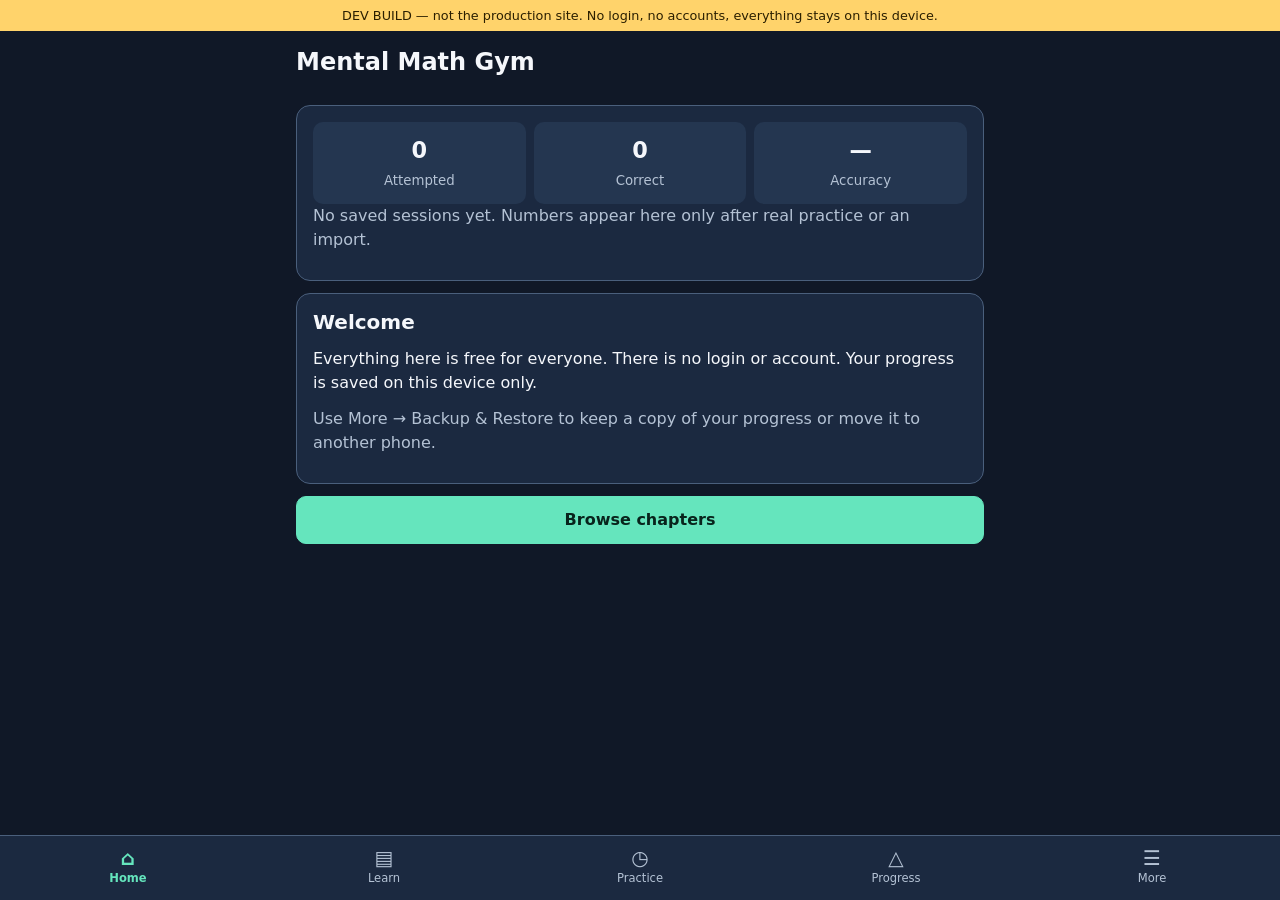
<file: next/index.html>
<!doctype html>
<html lang="en">
<head>
<meta charset="utf-8">
<meta name="viewport" content="width=device-width,initial-scale=1,viewport-fit=cover">
<meta name="theme-color" content="#101827">
<link rel="icon" href="data:,">
<meta http-equiv="Content-Security-Policy" content="default-src 'self'; script-src 'self'; style-src 'self'; img-src 'self' data:; connect-src 'self'; object-src 'none'; base-uri 'none'; form-action 'none'">
<title>The Mental Math Gym — Next (Dev Build)</title>
<link rel="stylesheet" href="css/tokens.css">
<link rel="stylesheet" href="css/base.css">
<link rel="stylesheet" href="css/components.css">
</head>
<body>
<a class="skip" href="#app">Skip to content</a>
<div class="devbar" role="note">DEV BUILD — not the production site. No login, no accounts, everything stays on this device.</div>
<header id="top"></header>
<main id="app" tabindex="-1"></main>
<nav id="nav" aria-label="Main navigation"></nav>
<div id="toasts" role="status" aria-live="polite"></div>
<noscript><p class="card">This app needs JavaScript.</p></noscript>
<script type="module" src="js/main.js"></script>
</body>
</html>
</file>
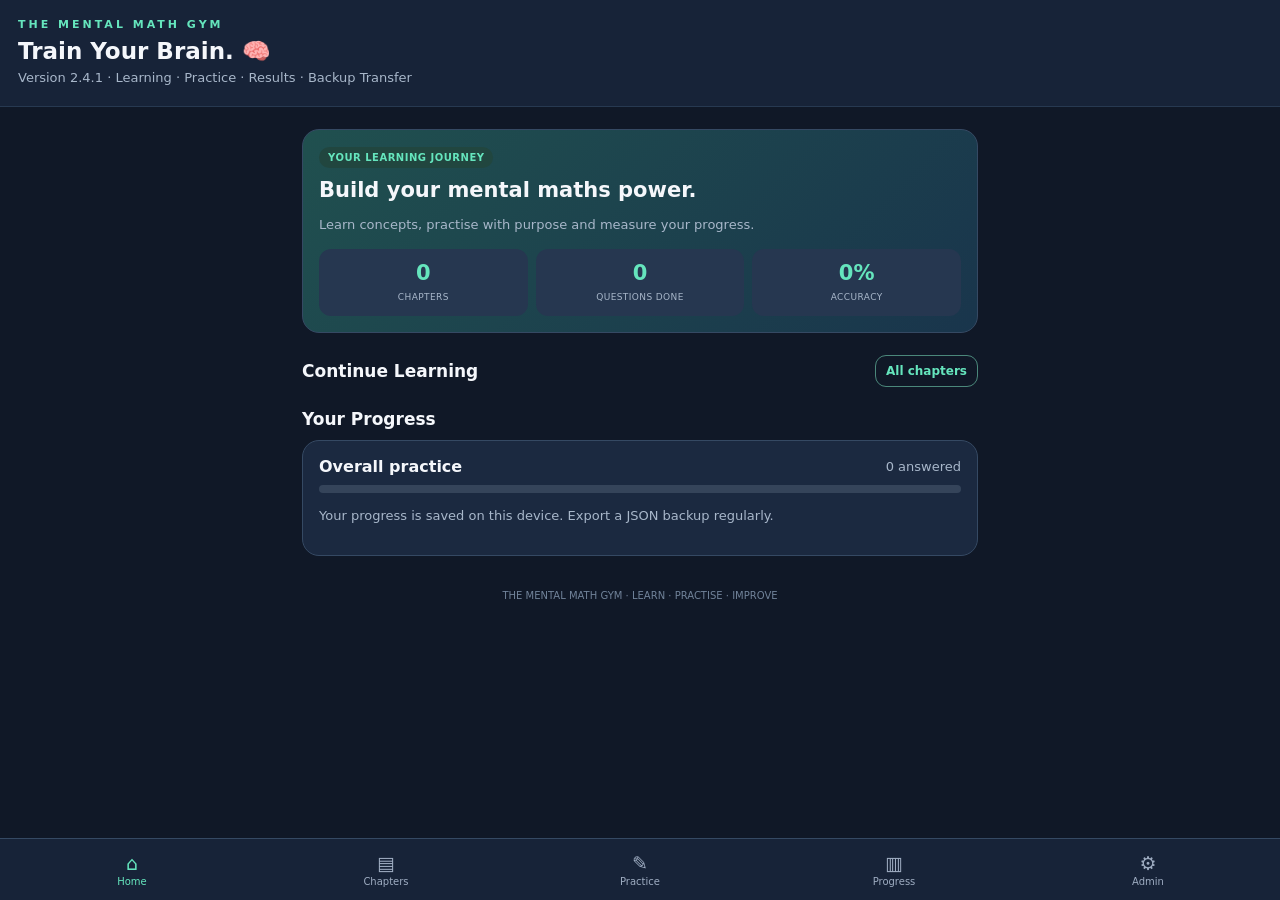
<file: index-v2.4.1-backup.html>
<!DOCTYPE html>
<html lang="en">
<head>
<meta charset="UTF-8">
<meta name="viewport" content="width=device-width, initial-scale=1, viewport-fit=cover">
<meta name="theme-color" content="#101827">
<title>The Mental Math Gym — Version 2.4.1 Final</title>
<style>
:root{--bg:#101827;--panel:#1b2940;--panel2:#243650;--line:#354963;--text:#f5f7fb;--muted:#a8b7ca;--mint:#65e5bd;--gold:#ffd36b;--danger:#ff8585}
*{box-sizing:border-box}body{margin:0;background:var(--bg);color:var(--text);font-family:system-ui,-apple-system,Segoe UI,Roboto,Arial,sans-serif;padding-bottom:84px}
header{padding:18px;background:#172338;position:sticky;top:0;z-index:5;border-bottom:1px solid #273951}.brand{font-size:11px;letter-spacing:3px;color:var(--mint);font-weight:800}header h1{font-size:23px;margin:7px 0 3px}header p{margin:0;color:var(--muted);font-size:13px}
main{max-width:720px;margin:auto;padding:16px}.view{display:none}.view.active{display:block}.card{background:var(--panel);border:1px solid var(--line);border-radius:17px;padding:16px;margin-bottom:14px}.hero{background:linear-gradient(135deg,#20504f,#19354c)}
.eyebrow,.tag{display:inline-block;color:var(--mint);background:#21463f;padding:5px 9px;border-radius:20px;font-size:10px;font-weight:800;letter-spacing:.5px}
h2{font-size:21px;margin:10px 0 7px}h3{font-size:17px;margin:0 0 12px}p{line-height:1.5}.muted{color:var(--muted);font-size:13px}
.stats{display:grid;grid-template-columns:repeat(3,1fr);gap:8px;margin-top:15px}.stat{background:#263750;border-radius:12px;padding:12px 5px;text-align:center}.stat strong{display:block;color:var(--mint);font-size:21px}.stat small{font-size:9px;color:var(--muted);letter-spacing:.4px}
.section-head{display:flex;align-items:center;justify-content:space-between;gap:10px;margin:22px 0 11px}.section-head h3{margin:0}.grid{display:grid;grid-template-columns:repeat(2,minmax(0,1fr));gap:9px}
.tile{background:var(--panel);border:1px solid var(--line);border-radius:14px;padding:14px;text-align:left;color:var(--text);min-height:85px}.tile b{display:block;margin:5px 0}.tile small{color:var(--muted)}
button{font:inherit;cursor:pointer}.btn{border:0;border-radius:11px;padding:12px 14px;font-weight:750;background:var(--mint);color:#102b2a}.btn.secondary{background:#2a3d58;color:#fff;border:1px solid #49617d}.btn.ghost{background:transparent;color:var(--mint);border:1px solid #4b887b}.btn.danger{background:#512d38;color:#ffd6d6;border:1px solid #86505a}.btn.full{width:100%}.btn.small{padding:8px 10px;font-size:12px}
.row{display:flex;align-items:center;gap:8px;flex-wrap:wrap}.spread{display:flex;align-items:center;justify-content:space-between;gap:10px}
input,textarea,select{width:100%;padding:12px;border:1px solid #50627a;border-radius:10px;background:#101827;color:#fff;font:inherit;margin:5px 0 12px}textarea{min-height:88px;resize:vertical}label{font-size:12px;color:var(--muted);font-weight:700}
.progress{height:8px;background:#35445a;border-radius:20px;overflow:hidden;margin:9px 0}.progress>div{height:100%;background:var(--mint);width:0%}.item{background:#202f47;border:1px solid #3a4d68;border-radius:13px;padding:13px;margin:9px 0}.item p{margin:6px 0}
.bottomnav{position:fixed;bottom:0;left:0;right:0;background:#172338;border-top:1px solid #354963;display:grid;grid-template-columns:repeat(5,1fr);padding:7px 5px calc(7px + env(safe-area-inset-bottom));z-index:10}.navbtn{border:0;background:none;color:#9eacc1;font-size:10px;padding:6px 2px}.navbtn span{display:block;font-size:19px;margin-bottom:2px}.navbtn.active{color:var(--mint)}
.question{font-size:34px;text-align:center;font-weight:800;margin:22px 0}.answer{font-size:22px;text-align:center}.feedback{text-align:center;min-height:27px;margin:10px 0;font-weight:700}
button:disabled{opacity:.55;cursor:not-allowed}.hidden{display:none!important}.modalback{position:fixed;inset:0;background:#000b;display:none;align-items:center;justify-content:center;padding:18px;z-index:30}.modalback.show{display:flex}.modal{width:100%;max-width:520px;max-height:88vh;overflow:auto;background:#1b2940;border:1px solid #50627a;border-radius:17px;padding:18px}
hr{border:0;border-top:1px solid var(--line);margin:14px 0}.notice{border-left:3px solid var(--gold);padding:9px 11px;background:#3c3528;color:#f8e7bd;border-radius:7px;font-size:12px;line-height:1.5}footer{text-align:center;color:#71839a;font-size:10px;padding:20px}
@media(min-width:600px){main{padding:22px}.grid{grid-template-columns:repeat(3,minmax(0,1fr))}}
</style>
</head>
<body>
<header><div class="brand">THE MENTAL MATH GYM</div><h1>Train Your Brain. 🧠</h1><p>Version 2.4.1 · Learning · Practice · Results · Backup Transfer</p></header>
<main>
<section id="homeView" class="view active">
 <div class="card hero"><span class="eyebrow">YOUR LEARNING JOURNEY</span><h2>Build your mental maths power.</h2><p class="muted">Learn concepts, practise with purpose and measure your progress.</p>
  <div class="stats"><div class="stat"><strong id="statChapters">0</strong><small>CHAPTERS</small></div><div class="stat"><strong id="statQuestions">0</strong><small>QUESTIONS DONE</small></div><div class="stat"><strong id="statAccuracy">0%</strong><small>ACCURACY</small></div></div></div>
 <div class="section-head"><h3>Continue Learning</h3><button class="btn ghost small" onclick="showView('library')">All chapters</button></div><div id="homeChapters"></div>
 <div class="section-head"><h3>Your Progress</h3></div><div class="card"><div class="spread"><b>Overall practice</b><span class="muted" id="overallText">0 answered</span></div><div class="progress"><div id="overallBar"></div></div><p class="muted">Your progress is saved on this device. Export a JSON backup regularly.</p></div>
</section>
<section id="libraryView" class="view"><div class="section-head"><h3>Chapter Library</h3><span class="tag" id="chapterCountTag">0 chapters</span></div><p class="muted">Choose a chapter to explore its topics, lessons and practice questions.</p><div id="chapterList"></div></section>
<section id="practiceView" class="view"><div class="card"><div class="spread"><span class="tag" id="practiceLabel">PRACTICE</span><span class="muted" id="practiceCounter">0 / 0</span></div><h2 id="practiceTitle">Choose a chapter</h2><p class="muted" id="practiceHelp">Open a chapter from the Library and start a practice set.</p><div id="practiceArea" class="hidden"><div class="question" id="questionText"></div><input id="answerInput" class="answer" type="text" inputmode="decimal" autocomplete="off" placeholder="Your answer"><button id="submitBtn" class="btn full" onclick="submitAnswer()">Submit answer</button><div id="answerFeedback" class="feedback" aria-live="polite"></div><button class="btn secondary full" onclick="endPractice()">Finish practice</button></div></div><div id="practiceResult" class="card hidden"></div></section>
<section id="progressView" class="view"><div class="section-head"><h3>Results & Progress</h3></div><div class="card"><div class="stats"><div class="stat"><strong id="pAttempted">0</strong><small>ATTEMPTED</small></div><div class="stat"><strong id="pCorrect">0</strong><small>CORRECT</small></div><div class="stat"><strong id="pAccuracy">0%</strong><small>ACCURACY</small></div></div><p class="muted" id="sessionSummary"></p></div><h3>Chapter performance</h3><div id="chapterProgress"></div><div class="section-head"><h3>Recent practice history</h3></div><div id="historyList"></div><div class="notice">Progress is stored locally in this browser on this device. Clearing browser/app storage may erase it. Keep an external JSON backup.</div></section>
<section id="adminView" class="view"><div class="section-head"><h3>Admin Studio</h3><span class="tag">LOCAL ADMIN</span></div><div id="adminLocked" class="card"><h2>Admin access</h2><p class="muted">Enter your local admin PIN to manage learning content.</p><label>Admin PIN</label><input id="adminPin" type="password" inputmode="numeric" placeholder="Default PIN: 2468"><button class="btn full" onclick="unlockAdmin()">Unlock Admin Panel</button><p class="muted">The PIN is a convenience lock only, not secure authentication.</p></div>
 <div id="adminTools" class="hidden"><div class="card"><h3>Content management</h3><div class="grid"><button class="tile" onclick="openChapterForm()">➕ <b>Add chapter</b><small>Create a new chapter</small></button><button class="tile" onclick="openTopicForm()">📚 <b>Add topic</b><small>Add topic to a chapter</small></button><button class="tile" onclick="openLessonForm()">📝 <b>Add lesson</b><small>Add lesson content</small></button><button class="tile" onclick="openQuestionForm()">🧠 <b>Add question</b><small>Create practice question</small></button></div></div>
 <div class="card"><h3>Import & Export</h3><p class="muted">Backup includes chapters, topics, lessons, questions, progress and practice history.</p><button class="btn full" onclick="exportBackup()">Export full JSON backup</button>
<button class="btn secondary full" onclick="copyBackupToClipboard()">Copy full JSON backup to clipboard</button>
<p class="muted">To move data between Acode Preview and Chrome, copy the backup here, open the other browser, paste it below and import.</p>
<hr><label>Paste backup JSON from clipboard</label>
<textarea id="clipboardImportText" placeholder="Paste the copied MMG-JSON backup here..."></textarea>
<button class="btn secondary full" onclick="importPastedBackup()">Import pasted JSON backup</button>
<hr><label>Import a Gym JSON file</label><input id="importFile" type="file" accept=".json,application/json"><select id="importMode"><option value="merge">Merge / add missing content (preserve cumulative totals)</option><option value="replace">Replace all content (careful)</option></select><button class="btn secondary full" onclick="importBackup()">Import JSON</button><p id="dataSafetyStatus" class="muted" aria-live="polite">Version 2.4: full-data verification compares all normalized content, not only summary counts.</p><button class="btn secondary full" onclick="runDataIntegrityCheck()">Check active data</button><button class="btn ghost full" onclick="restorePreImportBackup()">Restore pre-import safety copy</button></div>
 <div class="card"><h3>Manage chapters</h3><div id="adminChapterList"></div></div><div class="card"><h3>Change local admin PIN</h3><label>New PIN (4–8 digits)</label><input id="newPin" type="password" inputmode="numeric" maxlength="8"><button class="btn secondary full" onclick="changePin()">Save new PIN</button></div><button class="btn ghost full" onclick="lockAdmin()">Lock Admin Panel</button></div>
</section><footer>THE MENTAL MATH GYM · LEARN · PRACTISE · IMPROVE</footer>
</main>
<nav class="bottomnav"><button class="navbtn active" data-view="home" onclick="showView('home')"><span>⌂</span>Home</button><button class="navbtn" data-view="library" onclick="showView('library')"><span>▤</span>Chapters</button><button class="navbtn" data-view="practice" onclick="showView('practice')"><span>✎</span>Practice</button><button class="navbtn" data-view="progress" onclick="showView('progress')"><span>▥</span>Progress</button><button class="navbtn" data-view="admin" onclick="showView('admin')"><span>⚙</span>Admin</button></nav>
<div class="modalback" id="modalBack" onclick="if(event.target===this)closeModal()"><div class="modal"><div class="spread"><h3 id="modalTitle">Add content</h3><button class="btn secondary small" onclick="closeModal()">Close</button></div><div id="modalBody"></div></div></div>
<script>
'use strict';
const STORAGE_KEY='mmg_v2_data',PIN_KEY='mmg_v2_pin',SAFETY_KEY='mmg_v24_preimport_backup',LEGACY_SAFETY_KEY='mmg_v22_preimport_backup';
const defaultData={version:2,chapters:[{id:'ch-foundations',title:'Foundations of Mental Mathematics',description:'Build number sense and reliable calculation habits.',order:1,topics:[{id:'tp-number-sense',title:'Number Sense',lessons:[{id:'ls-place-value',title:'Place Value and Number Structure',content:'Explore how digits represent different values according to their positions. Add your own worked examples and explanations here.'}],questions:[{id:'q1',prompt:'What is 35 + 27?',answer:'62',explanation:'35 + 20 = 55, then 55 + 7 = 62.',difficulty:'Beginner'},{id:'q2',prompt:'What is 90 − 46?',answer:'44',explanation:'90 − 40 = 50, then 50 − 6 = 44.',difficulty:'Beginner'},{id:'q3',prompt:'What is 8 × 7?',answer:'56',explanation:'8 groups of 7 make 56.',difficulty:'Beginner'}]}]}],progress:{attempted:0,correct:0,byChapter:{},history:[]}};
function clone(x){return JSON.parse(JSON.stringify(x))}
function safeCount(value){const n=Number(value);return Number.isFinite(n)&&n>0?Math.floor(n):0}
function normalizeHistory(history){
 const out=[],seen=new Set();
 (Array.isArray(history)?history:[]).forEach((item,i)=>{
  if(!item||typeof item!=='object')return;
  const h={...item};
  h.attempted=safeCount(h.attempted);h.correct=Math.min(safeCount(h.correct),h.attempted);
  h.accuracy=h.attempted?Math.round(h.correct/h.attempted*100):0;
  if(!h.id)h.id='legacy-'+[h.chapterId,h.topicId,h.completedAt,h.attempted,h.correct,i].map(x=>String(x||'')).join('|');
  if(seen.has(h.id))return;seen.add(h.id);out.push(h);
 });
 return out.sort((a,b)=>String(b.completedAt||'').localeCompare(String(a.completedAt||''))).slice(0,100);
}
function normalizeData(source){
 if(!source||!Array.isArray(source.chapters))throw new Error('Invalid Gym data: chapters are missing.');
 const d=clone(source);d.version=2;
 d.chapters.forEach((c,i)=>{
  if(!c||typeof c!=='object')throw new Error('Invalid chapter at position '+(i+1)+'.');
  if(!c.id)c.id='ch-import-'+i;
  c.title=String(c.title||'Untitled chapter');
  if(!Array.isArray(c.topics))c.topics=[];
  c.topics.forEach((t,j)=>{
   if(!t||typeof t!=='object')throw new Error('Invalid topic in '+c.title+'.');
   if(!t.id)t.id='tp-import-'+i+'-'+j;
   t.title=String(t.title||'Untitled topic');
   if(!Array.isArray(t.lessons))t.lessons=[];
   if(!Array.isArray(t.questions))t.questions=[];
   t.lessons=t.lessons.filter(x=>x&&typeof x==='object').map((x,k)=>({...x,id:String(x.id||'ls-import-'+i+'-'+j+'-'+k),title:String(x.title||'Untitled lesson'),content:String(x.content||'')}));
   t.questions=t.questions.filter(x=>x&&typeof x==='object').map((x,k)=>({...x,id:String(x.id||'q-import-'+i+'-'+j+'-'+k),prompt:String(x.prompt||''),answer:String(x.answer??''),explanation:String(x.explanation||''),difficulty:String(x.difficulty||'Beginner')}));
  });
 });
 d.progress=d.progress&&typeof d.progress==='object'?d.progress:{};
 d.progress.attempted=safeCount(d.progress.attempted);
 d.progress.correct=Math.min(safeCount(d.progress.correct),d.progress.attempted);
 d.progress.byChapter=d.progress.byChapter&&typeof d.progress.byChapter==='object'?d.progress.byChapter:{};
 Object.keys(d.progress.byChapter).forEach(id=>{
  const s=d.progress.byChapter[id]||{};
  const attempted=safeCount(s.attempted);
  d.progress.byChapter[id]={attempted,correct:Math.min(safeCount(s.correct),attempted)};
 });
 d.progress.history=normalizeHistory(d.progress.history);
 return d;
}
function loadData(){
 try{const raw=localStorage.getItem(STORAGE_KEY);if(raw)return normalizeData(JSON.parse(raw));}catch(e){console.warn('Could not load saved Gym data:',e);}
 return clone(defaultData);
}
let data=loadData(),adminUnlocked=false,activePractice=null,practiceIndex=0,practiceCorrect=0,practiceAttempted=0,answerLocked=false,answerTimer=null;
function saveData(){try{localStorage.setItem(STORAGE_KEY,JSON.stringify(data));renderAll();return true}catch(e){alert('Could not save data. Your browser storage may be full. Export a backup and free some space.');console.error(e);return false}}
function esc(s){return String(s??'').replace(/[&<>"']/g,c=>({'&':'&amp;','<':'&lt;','>':'&gt;','"':'&quot;',"'":'&#39;'}[c]))}
function uid(p){return p+'-'+Date.now().toString(36)+'-'+Math.random().toString(36).slice(2,8)}
function allQuestions(){return data.chapters.flatMap(c=>(c.topics||[]).flatMap(t=>t.questions||[]))}
function chapterStats(c){const p=data.progress.byChapter[c.id]||{attempted:0,correct:0};return{attempted:Number(p.attempted)||0,correct:Number(p.correct)||0,accuracy:p.attempted?Math.round(p.correct/p.attempted*100):0}}
function showView(name){document.querySelectorAll('.view').forEach(v=>v.classList.remove('active'));document.getElementById(name+'View').classList.add('active');document.querySelectorAll('.navbtn').forEach(b=>b.classList.toggle('active',b.dataset.view===name));if(name==='admin'&&!adminUnlocked){document.getElementById('adminLocked').classList.remove('hidden');document.getElementById('adminTools').classList.add('hidden')}if(name==='progress')renderProgress();window.scrollTo(0,0)}
function renderAll(){renderHome();renderLibrary();renderProgress();if(adminUnlocked)renderAdmin()}
function renderHome(){document.getElementById('statChapters').textContent=data.chapters.length;document.getElementById('statQuestions').textContent=data.progress.attempted;document.getElementById('statAccuracy').textContent=data.progress.attempted?Math.round(data.progress.correct/data.progress.attempted*100)+'%':'0%';document.getElementById('overallText').textContent=data.progress.attempted+' answered';document.getElementById('overallBar').style.width=Math.min(100,data.progress.attempted*5)+'%';document.getElementById('homeChapters').innerHTML=data.chapters.length?data.chapters.slice(0,3).map(c=>`<div class="item"><div class="spread"><b>${esc(c.title)}</b><span class="tag">${c.topics.length} topics</span></div><p class="muted">${esc(c.description||'')}</p><button class="btn small" onclick="openChapter('${esc(c.id)}')">Open chapter</button></div>`).join(''):'<div class="card muted">No chapters yet. Open Admin to add your first chapter.</div>'}
function renderLibrary(){document.getElementById('chapterCountTag').textContent=data.chapters.length+' chapters';document.getElementById('chapterList').innerHTML=data.chapters.length?data.chapters.map(c=>`<div class="item"><div class="spread"><b>${esc(c.title)}</b><span class="tag">${c.topics.length} topics</span></div><p class="muted">${esc(c.description||'')}</p><button class="btn small" onclick="openChapter('${esc(c.id)}')">View topics</button></div>`).join(''):'<div class="card muted">No chapters available. Add chapters in Admin Studio.</div>'}
function openChapter(id){const c=data.chapters.find(x=>x.id===id);if(!c)return;let body=`<div class="card"><span class="tag">CHAPTER</span><h2>${esc(c.title)}</h2><p class="muted">${esc(c.description||'')}</p></div>`;if(!c.topics.length)body+='<p class="muted">No topics added yet.</p>';c.topics.forEach(t=>{body+=`<div class="item"><h3>${esc(t.title)}</h3>`;t.lessons.forEach(l=>body+=`<div class="card"><b>📖 ${esc(l.title)}</b><p class="muted">${esc(l.content)}</p></div>`);body+=`<div class="spread"><span class="muted">${t.questions.length} practice questions</span><button class="btn small" onclick="startPractice('${esc(c.id)}','${esc(t.id)}')">Practise</button></div></div>`});document.getElementById('modalTitle').textContent='Chapter details';document.getElementById('modalBody').innerHTML=body;document.getElementById('modalBack').classList.add('show')}
function closeModal(){document.getElementById('modalBack').classList.remove('show')}
function startPractice(chId,topicId){const c=data.chapters.find(x=>x.id===chId),t=c?.topics.find(x=>x.id===topicId);if(!t||!t.questions.length){alert('This topic has no questions yet. Add questions in Admin Studio.');return}if(answerTimer)clearTimeout(answerTimer);activePractice={chapterId:chId,topicId,questions:clone(t.questions),startedAt:new Date().toISOString()};practiceIndex=0;practiceCorrect=0;practiceAttempted=0;answerLocked=false;closeModal();document.getElementById('practiceTitle').textContent=c.title+' · '+t.title;document.getElementById('practiceHelp').textContent='Answer each question, then review your result.';document.getElementById('practiceArea').classList.remove('hidden');document.getElementById('practiceResult').classList.add('hi<!DOCTYPE html>
<html lang="en">
<head>
<meta charset="UTF-8">
<meta name="viewport" content="width=device-width, initial-scale=1, viewport-fit=cover">
<meta name="theme-color" content="#101827">
<title>The Mental Math Gym — Version 2.4.1 Final</title>
<style>
:root{--bg:#101827;--panel:#1b2940;--panel2:#243650;--line:#354963;--text:#f5f7fb;--muted:#a8b7ca;--mint:#65e5bd;--gold:#ffd36b;--danger:#ff8585}
*{box-sizing:border-box}body{margin:0;background:var(--bg);color:var(--text);font-family:system-ui,-apple-system,Segoe UI,Roboto,Arial,sans-serif;padding-bottom:84px}
header{padding:18px;background:#172338;position:sticky;top:0;z-index:5;border-bottom:1px solid #273951}.brand{font-size:11px;letter-spacing:3px;color:var(--mint);font-weight:800}header h1{font-size:23px;margin:7px 0 3px}header p{margin:0;color:var(--muted);font-size:13px}
main{max-width:720px;margin:auto;padding:16px}.view{display:none}.view.active{display:block}.card{background:var(--panel);border:1px solid var(--line);border-radius:17px;padding:16px;margin-bottom:14px}.hero{background:linear-gradient(135deg,#20504f,#19354c)}
.eyebrow,.tag{display:inline-block;color:var(--mint);background:#21463f;padding:5px 9px;border-radius:20px;font-size:10px;font-weight:800;letter-spacing:.5px}
h2{font-size:21px;margin:10px 0 7px}h3{font-size:17px;margin:0 0 12px}p{line-height:1.5}.muted{color:var(--muted);font-size:13px}
.stats{display:grid;grid-template-columns:repeat(3,1fr);gap:8px;margin-top:15px}.stat{background:#263750;border-radius:12px;padding:12px 5px;text-align:center}.stat strong{display:block;color:var(--mint);font-size:21px}.stat small{font-size:9px;color:var(--muted);letter-spacing:.4px}
.section-head{display:flex;align-items:center;justify-content:space-between;gap:10px;margin:22px 0 11px}.section-head h3{margin:0}.grid{display:grid;grid-template-columns:repeat(2,minmax(0,1fr));gap:9px}
.tile{background:var(--panel);border:1px solid var(--line);border-radius:14px;padding:14px;text-align:left;color:var(--text);min-height:85px}.tile b{display:block;margin:5px 0}.tile small{color:var(--muted)}
button{font:inherit;cursor:pointer}.btn{border:0;border-radius:11px;padding:12px 14px;font-weight:750;background:var(--mint);color:#102b2a}.btn.secondary{background:#2a3d58;color:#fff;border:1px solid #49617d}.btn.ghost{background:transparent;color:var(--mint);border:1px solid #4b887b}.btn.danger{background:#512d38;color:#ffd6d6;border:1px solid #86505a}.btn.full{width:100%}.btn.small{padding:8px 10px;font-size:12px}
.row{display:flex;align-items:center;gap:8px;flex-wrap:wrap}.spread{display:flex;align-items:center;justify-content:space-between;gap:10px}
input,textarea,select{width:100%;padding:12px;border:1px solid #50627a;border-radius:10px;background:#101827;color:#fff;font:inherit;margin:5px 0 12px}textarea{min-height:88px;resize:vertical}label{font-size:12px;color:var(--muted);font-weight:700}
.progress{height:8px;background:#35445a;border-radius:20px;overflow:hidden;margin:9px 0}.progress>div{height:100%;background:var(--mint);width:0%}.item{background:#202f47;border:1px solid #3a4d68;border-radius:13px;padding:13px;margin:9px 0}.item p{margin:6px 0}
.bottomnav{position:fixed;bottom:0;left:0;right:0;background:#172338;border-top:1px solid #354963;display:grid;grid-template-columns:repeat(5,1fr);padding:7px 5px calc(7px + env(safe-area-inset-bottom));z-index:10}.navbtn{border:0;background:none;color:#9eacc1;font-size:10px;padding:6px 2px}.navbtn span{display:block;font-size:19px;margin-bottom:2px}.navbtn.active{color:var(--mint)}
.question{font-size:34px;text-align:center;font-weight:800;margin:22px 0}.answer{font-size:22px;text-align:center}.feedback{text-align:center;min-height:27px;margin:10px 0;font-weight:700}
button:disabled{opacity:.55;cursor:not-allowed}.hidden{display:none!important}.modalback{position:fixed;inset:0;background:#000b;display:none;align-items:center;justify-content:center;padding:18px;z-index:30}.modalback.show{display:flex}.modal{width:100%;max-width:520px;max-height:88vh;overflow:auto;background:#1b2940;border:1px solid #50627a;border-radius:17px;padding:18px}
hr{border:0;border-top:1px solid var(--line);margin:14px 0}.notice{border-left:3px solid var(--gold);padding:9px 11px;background:#3c3528;color:#f8e7bd;border-radius:7px;font-size:12px;line-height:1.5}footer{text-align:center;color:#71839a;font-size:10px;padding:20px}
@media(min-width:600px){main{padding:22px}.grid{grid-template-columns:repeat(3,minmax(0,1fr))}}
</style>
</head>
<body>
<header><div class="brand">THE MENTAL MATH GYM</div><h1>Train Your Brain. 🧠</h1><p>Version 2.4.1 · Learning · Practice · Results · Backup Transfer</p></header>
<main>
<section id="homeView" class="view active">
 <div class="card hero"><span class="eyebrow">YOUR LEARNING JOURNEY</span><h2>Build your mental maths power.</h2><p class="muted">Learn concepts, practise with purpose and measure your progress.</p>
  <div class="stats"><div class="stat"><strong id="statChapters">0</strong><small>CHAPTERS</small></div><div class="stat"><strong id="statQuestions">0</strong><small>QUESTIONS DONE</small></div><div class="stat"><strong id="statAccuracy">0%</strong><small>ACCURACY</small></div></div></div>
 <div class="section-head"><h3>Continue Learning</h3><button class="btn ghost small" onclick="showView('library')">All chapters</button></div><div id="homeChapters"></div>
 <div class="section-head"><h3>Your Progress</h3></div><div class="card"><div class="spread"><b>Overall practice</b><span class="muted" id="overallText">0 answered</span></div><div class="progress"><div id="overallBar"></div></div><p class="muted">Your progress is saved on this device. Export a JSON backup regularly.</p></div>
</section>
<section id="libraryView" class="view"><div class="section-head"><h3>Chapter Library</h3><span class="tag" id="chapterCountTag">0 chapters</span></div><p class="muted">Choose a chapter to explore its topics, lessons and practice questions.</p><div id="chapterList"></div></section>
<section id="practiceView" class="view"><div class="card"><div class="spread"><span class="tag" id="practiceLabel">PRACTICE</span><span class="muted" id="practiceCounter">0 / 0</span></div><h2 id="practiceTitle">Choose a chapter</h2><p class="muted" id="practiceHelp">Open a chapter from the Library and start a practice set.</p><div id="practiceArea" class="hidden"><div class="question" id="questionText"></div><input id="answerInput" class="answer" type="text" inputmode="decimal" autocomplete="off" placeholder="Your answer"><button id="submitBtn" class="btn full" onclick="submitAnswer()">Submit answer</button><div id="answerFeedback" class="feedback" aria-live="polite"></div><button class="btn secondary full" onclick="endPractice()">Finish practice</button></div></div><div id="practiceResult" class="card hidden"></div></section>
<section id="progressView" class="view"><div class="section-head"><h3>Results & Progress</h3></div><div class="card"><div class="stats"><div class="stat"><strong id="pAttempted">0</strong><small>ATTEMPTED</small></div><div class="stat"><strong id="pCorrect">0</strong><small>CORRECT</small></div><div class="stat"><strong id="pAccuracy">0%</strong><small>ACCURACY</small></div></div><p class="muted" id="sessionSummary"></p></div><h3>Chapter performance</h3><div id="chapterProgress"></div><div class="section-head"><h3>Recent practice history</h3></div><div id="historyList"></div><div class="notice">Progress is stored locally in this browser on this device. Clearing browser/app storage may erase it. Keep an external JSON backup.</div></section>
<section id="adminView" class="view"><div class="section-head"><h3>Admin Studio</h3><span class="tag">LOCAL ADMIN</span></div><div id="adminLocked" class="card"><h2>Admin access</h2><p class="muted">Enter your local admin PIN to manage learning content.</p><label>Admin PIN</label><input id="adminPin" type="password" inputmode="numeric" placeholder="Default PIN: 2468"><button class="btn full" onclick="unlockAdmin()">Unlock Admin Panel</button><p class="muted">The PIN is a convenience lock only, not secure authentication.</p></div>
 <div id="adminTools" class="hidden"><div class="card"><h3>Content management</h3><div class="grid"><button class="tile" onclick="openChapterForm()">➕ <b>Add chapter</b><small>Create a new chapter</small></button><button class="tile" onclick="openTopicForm()">📚 <b>Add topic</b><small>Add topic to a chapter</small></button><button class="tile" onclick="openLessonForm()">📝 <b>Add lesson</b><small>Add lesson content</small></button><button class="tile" onclick="openQuestionForm()">🧠 <b>Add question</b><small>Create practice question</small></button></div></div>
 <div class="card"><h3>Import & Export</h3><p class="muted">Backup includes chapters, topics, lessons, questions, progress and practice history.</p><button class="btn full" onclick="exportBackup()">Export full JSON backup</button>
<button class="btn secondary full" onclick="copyBackupToClipboard()">Copy full JSON backup to clipboard</button>
<p class="muted">To move data between Acode Preview and Chrome, copy the backup here, open the other browser, paste it below and import.</p>
<hr><label>Paste backup JSON from clipboard</label>
<textarea id="clipboardImportText" placeholder="Paste the copied MMG-JSON backup here..."></textarea>
<button class="btn secondary full" onclick="importPastedBackup()">Import pasted JSON backup</button>
<hr><label>Import a Gym JSON file</label><input id="importFile" type="file" accept=".json,application/json"><select id="importMode"><option value="merge">Merge / add missing content (preserve cumulative totals)</option><option value="replace">Replace all content (careful)</option></select><button class="btn secondary full" onclick="importBackup()">Import JSON</button><p id="dataSafetyStatus" class="muted" aria-live="polite">Version 2.4: full-data verification compares all normalized content, not only summary counts.</p><button class="btn secondary full" onclick="runDataIntegrityCheck()">Check active data</button><button class="btn ghost full" onclick="restorePreImportBackup()">Restore pre-import safety copy</button></div>
 <div class="card"><h3>Manage chapters</h3><div id="adminChapterList"></div></div><div class="card"><h3>Change local admin PIN</h3><label>New PIN (4–8 digits)</label><input id="newPin" type="password" inputmode="numeric" maxlength="8"><button class="btn secondary full" onclick="changePin()">Save new PIN</button></div><button class="btn ghost full" onclick="lockAdmin()">Lock Admin Panel</button></div>
</section><footer>THE MENTAL MATH GYM · LEARN · PRACTISE · IMPROVE</footer>
</main>
<nav class="bottomnav"><button class="navbtn active" data-view="home" onclick="showView('home')"><span>⌂</span>Home</button><button class="navbtn" data-view="library" onclick="showView('library')"><span>▤</span>Chapters</button><button class="navbtn" data-view="practice" onclick="showView('practice')"><span>✎</span>Practice</button><button class="navbtn" data-view="progress" onclick="showView('progress')"><span>▥</span>Progress</button><button class="navbtn" data-view="admin" onclick="showView('admin')"><span>⚙</span>Admin</button></nav>
<div class="modalback" id="modalBack" onclick="if(event.target===this)closeModal()"><div class="modal"><div class="spread"><h3 id="modalTitle">Add content</h3><button class="btn secondary small" onclick="closeModal()">Close</button></div><div id="modalBody"></div></div></div>
<script>
'use strict';
const STORAGE_KEY='mmg_v2_data',PIN_KEY='mmg_v2_pin',SAFETY_KEY='mmg_v24_preimport_backup',LEGACY_SAFETY_KEY='mmg_v22_preimport_backup';
const defaultData={version:2,chapters:[{id:'ch-foundations',title:'Foundations of Mental Mathematics',description:'Build number sense and reliable calculation habits.',order:1,topics:[{id:'tp-number-sense',title:'Number Sense',lessons:[{id:'ls-place-value',title:'Place Value and Number Structure',content:'Explore how digits represent different values according to their positions. Add your own worked examples and explanations here.'}],questions:[{id:'q1',prompt:'What is 35 + 27?',answer:'62',explanation:'35 + 20 = 55, then 55 + 7 = 62.',difficulty:'Beginner'},{id:'q2',prompt:'What is 90 − 46?',answer:'44',explanation:'90 − 40 = 50, then 50 − 6 = 44.',difficulty:'Beginner'},{id:'q3',prompt:'What is 8 × 7?',answer:'56',explanation:'8 groups of 7 make 56.',difficulty:'Beginner'}]}]}],progress:{attempted:0,correct:0,byChapter:{},history:[]}};
function clone(x){return JSON.parse(JSON.stringify(x))}
function safeCount(value){const n=Number(value);return Number.isFinite(n)&&n>0?Math.floor(n):0}
function normalizeHistory(history){
 const out=[],seen=new Set();
 (Array.isArray(history)?history:[]).forEach((item,i)=>{
  if(!item||typeof item!=='object')return;
  const h={...item};
  h.attempted=safeCount(h.attempted);h.correct=Math.min(safeCount(h.correct),h.attempted);
  h.accuracy=h.attempted?Math.round(h.correct/h.attempted*100):0;
  if(!h.id)h.id='legacy-'+[h.chapterId,h.topicId,h.completedAt,h.attempted,h.correct,i].map(x=>String(x||'')).join('|');
  if(seen.has(h.id))return;seen.add(h.id);out.push(h);
 });
 return out.sort((a,b)=>String(b.completedAt||'').localeCompare(String(a.completedAt||''))).slice(0,100);
}
function normalizeData(source){
 if(!source||!Array.isArray(source.chapters))throw new Error('Invalid Gym data: chapters are missing.');
 const d=clone(source);d.version=2;
 d.chapters.forEach((c,i)=>{
  if(!c||typeof c!=='object')throw new Error('Invalid chapter at position '+(i+1)+'.');
  if(!c.id)c.id='ch-import-'+i;
  c.title=String(c.title||'Untitled chapter');
  if(!Array.isArray(c.topics))c.topics=[];
  c.topics.forEach((t,j)=>{
   if(!t||typeof t!=='object')throw new Error('Invalid topic in '+c.title+'.');
   if(!t.id)t.id='tp-import-'+i+'-'+j;
   t.title=String(t.title||'Untitled topic');
   if(!Array.isArray(t.lessons))t.lessons=[];
   if(!Array.isArray(t.questions))t.questions=[];
   t.lessons=t.lessons.filter(x=>x&&typeof x==='object').map((x,k)=>({...x,id:String(x.id||'ls-import-'+i+'-'+j+'-'+k),title:String(x.title||'Untitled lesson'),content:String(x.content||'')}));
   t.questions=t.questions.filter(x=>x&&typeof x==='object').map((x,k)=>({...x,id:String(x.id||'q-import-'+i+'-'+j+'-'+k),prompt:String(x.prompt||''),answer:String(x.answer??''),explanation:String(x.explanation||''),difficulty:String(x.difficulty||'Beginner')}));
  });
 });
 d.progress=d.progress&&typeof d.progress==='object'?d.progress:{};
 d.progress.attempted=safeCount(d.progress.attempted);
 d.progress.correct=Math.min(safeCount(d.progress.correct),d.progress.attempted);
 d.progress.byChapter=d.progress.byChapter&&typeof d.progress.byChapter==='object'?d.progress.byChapter:{};
 Object.keys(d.progress.byChapter).forEach(id=>{
  const s=d.progress.byChapter[id]||{};
  const attempted=safeCount(s.attempted);
  d.progress.byChapter[id]={attempted,correct:Math.min(safeCount(s.correct),attempted)};
 });
 d.progress.history=normalizeHistory(d.progress.history);
 return d;
}
function loadData(){
 try{const raw=localStorage.getItem(STORAGE_KEY);if(raw)return normalizeData(JSON.parse(raw));}catch(e){console.warn('Could not load saved Gym data:',e);}
 return clone(defaultData);
}
let data=loadData(),adminUnlocked=false,activePractice=null,practiceIndex=0,practiceCorrect=0,practiceAttempted=0,answerLocked=false,answerTimer=null;
function saveData(){try{localStorage.setItem(STORAGE_KEY,JSON.stringify(data));renderAll();return true}catch(e){alert('Could not save data. Your browser storage may be full. Export a backup and free some space.');console.error(e);return false}}
function esc(s){return String(s??'').replace(/[&<>"']/g,c=>({'&':'&amp;','<':'&lt;','>':'&gt;','"':'&quot;',"'":'&#39;'}[c]))}
function uid(p){return p+'-'+Date.now().toString(36)+'-'+Math.random().toString(36).slice(2,8)}
function allQuestions(){return data.chapters.flatMap(c=>(c.topics||[]).flatMap(t=>t.questions||[]))}
function chapterStats(c){const p=data.progress.byChapter[c.id]||{attempted:0,correct:0};return{attempted:Number(p.attempted)||0,correct:Number(p.correct)||0,accuracy:p.attempted?Math.round(p.correct/p.attempted*100):0}}
function showView(name){document.querySelectorAll('.view').forEach(v=>v.classList.remove('active'));document.getElementById(name+'View').classList.add('active');document.querySelectorAll('.navbtn').forEach(b=>b.classList.toggle('active',b.dataset.view===name));if(name==='admin'&&!adminUnlocked){document.getElementById('adminLocked').classList.remove('hidden');document.getElementById('adminTools').classList.add('hidden')}if(name==='progress')renderProgress();window.scrollTo(0,0)}
function renderAll(){renderHome();renderLibrary();renderProgress();if(adminUnlocked)renderAdmin()}
function renderHome(){document.getElementById('statChapters').textContent=data.chapters.length;document.getElementById('statQuestions').textContent=data.progress.attempted;document.getElementById('statAccuracy').textContent=data.progress.attempted?Math.round(data.progress.correct/data.progress.attempted*100)+'%':'0%';document.getElementById('overallText').textContent=data.progress.attempted+' answered';document.getElementById('overallBar').style.width=Math.min(100,data.progress.attempted*5)+'%';document.getElementById('homeChapters').innerHTML=data.chapters.length?data.chapters.slice(0,3).map(c=>`<div class="item"><div class="spread"><b>${esc(c.title)}</b><span class="tag">${c.topics.length} topics</span></div><p class="muted">${esc(c.description||'')}</p><button class="btn small" onclick="openChapter('${esc(c.id)}')">Open chapter</button></div>`).join(''):'<div class="card muted">No chapters yet. Open Admin to add your first chapter.</div>'}
function renderLibrary(){document.getElementById('chapterCountTag').textContent=data.chapters.length+' chapters';document.getElementById('chapterList').innerHTML=data.chapters.length?data.chapters.map(c=>`<div class="item"><div class="spread"><b>${esc(c.title)}</b><span class="tag">${c.topics.length} topics</span></div><p class="muted">${esc(c.description||'')}</p><button class="btn small" onclick="openChapter('${esc(c.id)}')">View topics</button></div>`).join(''):'<div class="card muted">No chapters available. Add chapters in Admin Studio.</div>'}
function openChapter(id){const c=data.chapters.find(x=>x.id===id);if(!c)return;let body=`<div class="card"><span class="tag">CHAPTER</span><h2>${esc(c.title)}</h2><p class="muted">${esc(c.description||'')}</p></div>`;if(!c.topics.length)body+='<p class="muted">No topics added yet.</p>';c.topics.forEach(t=>{body+=`<div class="item"><h3>${esc(t.title)}</h3>`;t.lessons.forEach(l=>body+=`<div class="card"><b>📖 ${esc(l.title)}</b><p class="muted">${esc(l.content)}</p></div>`);body+=`<div class="spread"><span class="muted">${t.questions.length} practice questions</span><button class="btn small" onclick="startPractice('${esc(c.id)}','${esc(t.id)}')">Practise</button></div></div>`});document.getElementById('modalTitle').textContent='Chapter details';document.getElementById('modalBody').innerHTML=body;document.getElementById('modalBack').classList.add('show')}
function closeModal(){document.getElementById('modalBack').classList.remove('show')}
function startPractice(chId,topicId){const c=data.chapters.find(x=>x.id===chId),t=c?.topics.find(x=>x.id===topicId);if(!t||!t.questions.length){alert('This topic has no questions yet. Add questions in Admin Studio.');return}if(answerTimer)clearTimeout(answerTimer);activePractice={chapterId:chId,topicId,questions:clone(t.questions),startedAt:new Date().toISOString()};practiceIndex=0;practiceCorrect=0;practiceAttempted=0;answerLocked=false;closeModal();document.getElementById('practiceTitle').textContent=c.title+' · '+t.title;document.getElementById('practiceHelp').textContent='Answer each question, then review your result.';document.getElementById('practiceArea').classList.remove('hidden');document.getElementById('practiceResult').classList.add('hidden');showView('practice');showQuestion()}
function showQuestion(){if(!activePractice)return;const q=activePractice.questions[practiceIndex];if(!q){endPractice();return}answerLocked=false;document.getElementById('submitBtn').disabled=false;document.getElementById('submitBtn').textContent='Submit answer';document.getElementById('practiceLabel').textContent=q.difficulty||'PRACTICE';document.getElementById('practiceCounter').textContent=(practiceIndex+1)+' / '+activePractice.questions.length;document.getElementById('questionText').textContent=q.prompt;document.getElementById('answerInput').value='';document.getElementById('answerFeedback').textContent='';document.getElementById('answerInput').focus()}
function submitAnswer(){if(!activePractice||answerLocked)return;const field=document.getElementById('answerInput');if(!field.value.trim()){document.getElementById('answerFeedback').textContent='Enter an answer first.';return}answerLocked=true;document.getElementById('submitBtn').disabled=true;document.getElementById('submitBtn').textContent='Answer submitted';const q=activePractice.questions[practiceIndex],ok=field.value.trim().toLowerCase()===String(q.answer).trim().toLowerCase();practiceAttempted++;data.progress.attempted++;if(ok){practiceCorrect++;data.progress.correct++;document.getElementById('answerFeedback').textContent='✓ Correct! '+(q.explanation||'Well done.')}else document.getElementById('answerFeedback').textContent='Not quite. Answer: '+q.answer+'. '+(q.explanation||'');const p=data.progress.byChapter[activePractice.chapterId]||(data.progress.byChapter[activePractice.chapterId]={attempted:0,correct:0});p.attempted++;if(ok)p.correct++;saveData();practiceIndex++;answerTimer=setTimeout(()=>{answerTimer=null;if(activePractice){if(practiceIndex<activePractice.questions.length)showQuestion();else endPractice()}},900)}
function endPractice(){if(!activePractice)return;if(answerTimer){clearTimeout(answerTimer);answerTimer=null}const finished=activePractice,pct=practiceAttempted?Math.round(practiceCorrect/practiceAttempted*100):0;data.progress.history.unshift({id:uid('result'),chapterId:finished.chapterId,topicId:finished.topicId,chapterTitle:data.chapters.find(c=>c.id===finished.chapterId)?.title||'Deleted chapter',topicTitle:findTopicTitle(finished.chapterId,finished.topicId),attempted:practiceAttempted,correct:practiceCorrect,accuracy:pct,completedAt:new Date().toISOString()});data.progress.history=data.progress.history.slice(0,100);activePractice=null;answerLocked=false;document.getElementById('practiceArea').classList.add('hidden');const r=document.getElementById('practiceResult');r.classList.remove('hidden');r.innerHTML=`<h2>Practice complete 🎉</h2><div class="stats"><div class="stat"><strong>${practiceCorrect}</strong><small>CORRECT</small></div><div class="stat"><strong>${practiceAttempted}</strong><small>ATTEMPTED</small></div><div class="stat"><strong>${pct}%</strong><small>ACCURACY</small></div></div><p class="muted">Your chapter progress and session history have been updated on this device.</p><button class="btn full" onclick="showView('library')">Back to chapters</button>`;saveData();renderProgress()}
function findTopicTitle(cid,tid){return data.chapters.find(c=>c.id===cid)?.topics.find(t=>t.id===tid)?.title||'Topic'}
document.getElementById('answerInput').addEventListener('keydown',e=>{if(e.key==='Enter')submitAnswer()});
function renderProgress(){const p=data.progress;document.getElementById('pAttempted').textContent=p.attempted;document.getElementById('pCorrect').textContent=p.correct;document.getElementById('pAccuracy').textContent=p.attempted?Math.round(p.correct/p.attempted*100)+'%':'0%';const h=p.history||[];const avg=h.length?Math.round(h.reduce((s,x)=>s+(Number(x.accuracy)||0),0)/h.length):0;document.getElementById('sessionSummary').textContent=h.length?`${h.length} recorded sessions · Average session accuracy ${avg}%`:'No completed practice sessions yet.';document.getElementById('chapterProgress').innerHTML=data.chapters.map(c=>{const s=chapterStats(c);return`<div class="item"><div class="spread"><b>${esc(c.title)}</b><span class="tag">${s.accuracy}%</span></div><p class="muted">${s.correct} correct · ${s.attempted} attempted</p><div class="progress"><div style="width:${s.accuracy}%"></div></div></div>`}).join('')||'<p class="muted">No chapter data yet.</p>';document.getElementById('historyList').innerHTML=h.length?h.slice(0,20).map(x=>`<div class="item"><div class="spread"><b>${esc(x.topicTitle||'Practice')}</b><span class="tag">${Number(x.accuracy)||0}%</span></div><p class="muted">${esc(x.chapterTitle||'')} · ${Number(x.correct)||0}/${Number(x.attempted)||0} correct</p><small class="muted">${x.completedAt?new Date(x.completedAt).toLocaleString():''}</small></div>`).join(''):'<p class="muted">Your completed practice sessions will appear here.</p>'}
function unlockAdmin(){const pin=document.getElementById('adminPin').value,stored=localStorage.getItem(PIN_KEY)||'2468';if(pin!==stored){alert('Incorrect PIN. Default PIN for first use is 2468.');return}adminUnlocked=true;document.getElementById('adminLocked').classList.add('hidden');document.getElementById('adminTools').classList.remove('hidden');renderAdmin()}
function lockAdmin(){adminUnlocked=false;document.getElementById('adminTools').classList.add('hidden');document.getElementById('adminLocked').classList.remove('hidden');document.getElementById('adminPin').value=''}
function changePin(){const p=document.getElementById('newPin').value;if(!/^\d{4,8}$/.test(p)){alert('PIN must contain 4 to 8 digits.');return}localStorage.setItem(PIN_KEY,p);document.getElementById('newPin').value='';alert('Local admin PIN updated.')}
function renderAdmin(){document.getElementById('adminChapterList').innerHTML=data.chapters.map(c=>`<div class="item"><div class="spread"><b>${esc(c.title)}</b><button class="btn danger small" onclick="deleteChapter('${esc(c.id)}')">Delete</button></div><p class="muted">${c.topics.length} topics</p><button class="btn secondary small" onclick="editChapter('${esc(c.id)}')">Edit chapter</button></div>`).join('')||'<p class="muted">No chapters yet.</p>'}
function formField(label,id,value='',type='text',placeholder=''){return`<label>${label}</label><input id="${id}" type="${type}" value="${esc(value)}" placeholder="${esc(placeholder)}">`}
function openChapterForm(existing=null){const c=existing||{title:'',description:''};document.getElementById('modalTitle').textContent=existing?'Edit chapter':'Add chapter';document.getElementById('modalBody').innerHTML=formField('Chapter title','fTitle',c.title)+`<label>Description</label><textarea id="fDescription">${esc(c.description)}</textarea><button class="btn full" onclick="saveChapter('${existing?.id||''}')">Save chapter</button>`;document.getElementById('modalBack').classList.add('show')}
function editChapter(id){const c=data.chapters.find(x=>x.id===id);if(c)openChapterForm(c)}
function saveChapter(id){const title=document.getElementById('fTitle').value.trim(),description=document.getElementById('fDescription').value.trim();if(!title){alert('Enter a chapter title.');return}if(id){const c=data.chapters.find(x=>x.id===id);if(c){c.title=title;c.description=description}}else data.chapters.push({id:uid('ch'),title,description,order:data.chapters.length+1,topics:[]});saveData();closeModal()}
function deleteChapter(id){if(!confirm('Delete this chapter and its topics, lessons and questions? Export a JSON backup first.'))return;data.chapters=data.chapters.filter(c=>c.id!==id);delete data.progress.byChapter[id];data.progress.history=(data.progress.history||[]).filter(x=>x.chapterId!==id);saveData()}
function chapterOptions(){return data.chapters.map(c=>`<option value="${esc(c.id)}">${esc(c.title)}</option>`).join('')}
function openTopicForm(){if(!data.chapters.length){alert('Add a chapter first.');return}document.getElementById('modalTitle').textContent='Add topic';document.getElementById('modalBody').innerHTML=`<label>Chapter</label><select id="fChapter">${chapterOptions()}</select>`+formField('Topic title','fTopic')+`<button class="btn full" onclick="saveTopic()">Save topic</button>`;document.getElementById('modalBack').classList.add('show')}
function saveTopic(){const c=data.chapters.find(x=>x.id===document.getElementById('fChapter').value),title=document.getElementById('fTopic').value.trim();if(!title||!c){alert('Choose a chapter and enter a topic title.');return}c.topics.push({id:uid('tp'),title,lessons:[],questions:[]});saveData();closeModal()}
function topicOptions(){return data.chapters.flatMap(c=>c.topics.map(t=>({c,t}))).map(x=>`<option value="${esc(x.c.id)}|${esc(x.t.id)}">${esc(x.c.title)} — ${esc(x.t.title)}</option>`).join('')}
function openLessonForm(){if(!data.chapters.some(c=>c.topics.length)){alert('Add a topic first.');return}document.getElementById('modalTitle').textContent='Add lesson';document.getElementById('modalBody').innerHTML=`<label>Chapter and topic</label><select id="fTopicRef">${topicOptions()}</select>`+formField('Lesson title','fLesson')+`<label>Lesson content / explanation</label><textarea id="fContent" placeholder="Write the lesson, method, worked example or notes..."></textarea><button class="btn full" onclick="saveLesson()">Save lesson</button>`;document.getElementById('modalBack').classList.add('show')}
function selectedTopic(){const [cid,tid]=document.getElementById('fTopicRef').value.split('|'),c=data.chapters.find(x=>x.id===cid);return{c,t:c?.topics.find(x=>x.id===tid)}}
function saveLesson(){const{t}=selectedTopic(),title=document.getElementById('fLesson').value.trim(),content=document.getElementById('fContent').value.trim();if(!t||!title||!content){alert('Enter lesson title and content.');return}t.lessons.push({id:uid('ls'),title,content});saveData();closeModal()}
function openQuestionForm(){if(!data.chapters.some(c=>c.topics.length)){alert('Add a topic first.');return}document.getElementById('modalTitle').textContent='Add practice question';document.getElementById('modalBody').innerHTML=`<label>Chapter and topic</label><select id="fTopicRef">${topicOptions()}</select>`+formField('Question / problem','fQuestion')+formField('Correct answer','fAnswer')+`<label>Explanation</label><textarea id="fExplanation"></textarea><label>Difficulty</label><select id="fDifficulty"><option>Beginner</option><option>Intermediate</option><option>Advanced</option></select><button class="btn full" onclick="saveQuestion()">Save question</button>`;document.getElementById('modalBack').classList.add('show')}
function saveQuestion(){const{t}=selectedTopic(),prompt=document.getElementById('fQuestion').value.trim(),answer=document.getElementById('fAnswer').value.trim();if(!t||!prompt||!answer){alert('Enter question and answer.');return}t.questions.push({id:uid('q'),prompt,answer,explanation:document.getElementById('fExplanation').value.trim(),difficulty:document.getElementById('fDifficulty').value});saveData();closeModal()}
function canonicalData(d){return JSON.stringify(normalizeData(clone(d)))}
function dataFingerprint(d){
 const s=canonicalData(d);let h=2166136261;
 for(let i=0;i<s.length;i++){h^=s.charCodeAt(i);h=Math.imul(h,16777619)}
 return ('00000000'+(h>>>0).toString(16)).slice(-8);
}
function runDataIntegrityCheck(){
 try{
  const runtimeData=normalizeData(clone(data));
  const runtimeSummary=dataSummary(runtimeData);
  let storageData=null,storageError=null;
  try{
   const raw=localStorage.getItem(STORAGE_KEY);
   if(raw)storageData=normalizeData(JSON.parse(raw));
   else storageError='No saved value under '+STORAGE_KEY;
  }catch(e){storageError=String(e.message||e);}
  const matches=!!storageData&&canonicalData(runtimeData)===canonicalData(storageData);
  const report='Full data comparison: '+(matches?'MATCH':'MISMATCH')+
   '. Active: '+summaryText(runtimeSummary)+
   '. Runtime fingerprint: '+dataFingerprint(runtimeData)+
   '. Saved fingerprint: '+(storageData?dataFingerprint(storageData):storageError)+'.';
  setSafetyStatus(report,!matches);
  alert(report);
 }catch(e){setSafetyStatus('Data check failed: '+e.message,true);alert('Data check failed: '+e.message)}
}
function exportBackup(){
 try{
  const runtimeData=normalizeData(clone(data));
  const runtimeSummary=dataSummary(runtimeData);
  let storageData=null,storageReadable=false,storageError=null;
  try{
   const raw=localStorage.getItem(STORAGE_KEY);
   if(raw){storageData=normalizeData(JSON.parse(raw));storageReadable=true;}
   else storageError='No value found for '+STORAGE_KEY;
  }catch(e){storageError=String(e.message||e);}
  const storageMatchesRuntime=!!storageData&&canonicalData(runtimeData)===canonicalData(storageData);
  const payload={
   app:'The Mental Math Gym',format:'MMG-JSON',version:2,appVersion:'2.4.1',
   exportedAt:new Date().toISOString(),
   diagnostics:{
    build:'MMG-2.4.1-final',storageKey:STORAGE_KEY,runtimeSummary,
    storageSummary:storageData?dataSummary(storageData):null,
    runtimeFingerprint:dataFingerprint(runtimeData),
    storageFingerprint:storageData?dataFingerprint(storageData):null,
    comparison:'Full normalized data comparison',
    storageReadable,storageMatchesRuntime,storageError
   },
   data:runtimeData
  };
  const blob=new Blob([JSON.stringify(payload,null,2)],{type:'application/json'});
  const url=URL.createObjectURL(blob),a=document.createElement('a');
  const stamp=new Date().toISOString().slice(0,10);
  a.href=url;a.download='mental-math-gym-v2.4-backup-'+stamp+'.json';
  a.style.display='none';document.body.appendChild(a);a.click();a.remove();
  setTimeout(()=>URL.revokeObjectURL(url),3000);
  const report='Exported runtime data: '+summaryText(runtimeSummary)+
   '. Full runtime/storage match: '+(storageMatchesRuntime?'YES':'NO')+
   '. Fingerprint: '+dataFingerprint(runtimeData)+'.';
  setSafetyStatus(report,!storageMatchesRuntime);
  alert(report);
 }catch(e){
  setSafetyStatus('Backup export failed: '+e.message,true);
  alert('Backup export failed: '+e.message);
 }
}
function mergeById(current,incoming){
 const out=clone(Array.isArray(current)?current:[]);
 const seen=new Set(out.map(x=>String(x&&x.id||'')));
 (Array.isArray(incoming)?incoming:[]).forEach(item=>{
  if(!item||typeof item!=='object')return;
  const id=String(item.id||'');
  if(!id||!seen.has(id)){out.push(clone(item));if(id)seen.add(id);}
 });
 return out;
}
function mergeProgress(current,incoming){
 const a=normalizeData({chapters:[],progress:current||{}}).progress;
 const b=normalizeData({chapters:[],progress:incoming||{}}).progress;
 const combinedHistory=normalizeHistory([...(a.history||[]),...(b.history||[])]);
 // These are cumulative snapshots: max avoids double-counting shared attempts.
 // Distinct completed sessions are unioned by their stable session IDs.
 const historyAttempted=combinedHistory.reduce((n,x)=>n+safeCount(x.attempted),0);
 const historyCorrect=combinedHistory.reduce((n,x)=>n+safeCount(x.correct),0);
 a.attempted=Math.max(a.attempted,b.attempted,historyAttempted);
 a.correct=Math.min(a.attempted,Math.max(a.correct,b.correct,historyCorrect));
 const ids=new Set([...Object.keys(a.byChapter),...Object.keys(b.byChapter)]);
 ids.forEach(id=>{
  const x=a.byChapter[id]||{attempted:0,correct:0},y=b.byChapter[id]||{attempted:0,correct:0};
  const chapterHistory=combinedHistory.filter(h=>h.chapterId===id);
  const hAttempted=chapterHistory.reduce((n,h)=>n+safeCount(h.attempted),0);
  const hCorrect=chapterHistory.reduce((n,h)=>n+safeCount(h.correct),0);
  const attempted=Math.max(x.attempted,y.attempted,hAttempted);
  a.byChapter[id]={attempted,correct:Math.min(attempted,Math.max(x.correct,y.correct,hCorrect))};
 });
 a.history=combinedHistory;
 return a;
}
function mergeChapterContent(currentChapters,incomingChapters){
 const chapters=clone(Array.isArray(currentChapters)?currentChapters:[]);
 (Array.isArray(incomingChapters)?incomingChapters:[]).forEach(source=>{
  if(!source||typeof source!=='object')return;
  let target=chapters.find(c=>c.id===source.id);
  if(!target){chapters.push(clone(source));return}
  if(!target.title&&source.title)target.title=source.title;
  if(!target.description&&source.description)target.description=source.description;
  target.topics=Array.isArray(target.topics)?target.topics:[];
  (source.topics||[]).forEach(sourceTopic=>{
   let targetTopic=target.topics.find(t=>t.id===sourceTopic.id);
   if(!targetTopic){target.topics.push(clone(sourceTopic));return}
   if(!targetTopic.title&&sourceTopic.title)targetTopic.title=sourceTopic.title;
   targetTopic.lessons=mergeById(targetTopic.lessons||[],sourceTopic.lessons||[]);
   targetTopic.questions=mergeById(targetTopic.questions||[],sourceTopic.questions||[]);
  });
 });
 return chapters;
}
function dataSummary(d){
 const p=d.progress||{},history=Array.isArray(p.history)?p.history:[];
 const topics=d.chapters.reduce((n,c)=>n+(c.topics||[]).length,0);
 const lessons=d.chapters.reduce((n,c)=>n+(c.topics||[]).reduce((m,t)=>m+(t.lessons||[]).length,0),0);
 const questions=d.chapters.reduce((n,c)=>n+(c.topics||[]).reduce((m,t)=>m+(t.questions||[]).length,0),0);
 return {chapters:d.chapters.length,topics,lessons,questions,attempted:safeCount(p.attempted),correct:safeCount(p.correct),sessions:history.length};
}
function summaryText(s){
 return `Chapters ${s.chapters} · Topics ${s.topics} · Lessons ${s.lessons} · Questions ${s.questions} · Attempted ${s.attempted} · Correct ${s.correct} · Sessions ${s.sessions}`;
}
function setSafetyStatus(message,isError=false){
 const el=document.getElementById('dataSafetyStatus');
 if(el){el.textContent=message;el.style.color=isError?'#ff8585':'#a8b7ca'}
}
function savePreImportSnapshot(){
 try{localStorage.setItem(SAFETY_KEY,JSON.stringify({savedAt:new Date().toISOString(),data:clone(data)}));return true}
 catch(e){console.error('Pre-import safety snapshot failed:',e);return false}
}
function restorePreImportBackup(){
 try{
  const raw=localStorage.getItem(SAFETY_KEY)||localStorage.getItem(LEGACY_SAFETY_KEY);
  if(!raw){alert('No pre-import safety copy is available on this browser.');return}
  const snapshot=JSON.parse(raw),restored=normalizeData(snapshot.data);
  if(!confirm('Restore the local safety copy saved before the last import? Current data will be replaced. Export a backup first.'))return;
  const old=data;data=restored;
  if(!saveData()){data=old;return}
  setSafetyStatus('Safety copy restored · '+summaryText(dataSummary(data)));
  alert('Safety copy restored. '+summaryText(dataSummary(data)));
 }catch(e){alert('Could not restore safety copy: '+e.message)}
}
function processImportText(text){
 let previous=clone(data);
 try{
  const parsed=JSON.parse(text);
  const incoming=normalizeData(parsed.data||parsed);
  const mode=document.getElementById('importMode').value;
  const before=dataSummary(data),source=dataSummary(incoming);
  if(!savePreImportSnapshot()){
   if(!confirm('Could not create the automatic local safety copy. Continue importing anyway?'))return;
  }
  if(mode==='replace'){
   if(!confirm('Replace ALL current chapters and progress with imported data? A pre-import safety copy has been attempted. Export a backup first.'))return;
   data=clone(incoming);
  }else{
   const merged=clone(data);
   merged.chapters=mergeChapterContent(merged.chapters,incoming.chapters);
   merged.progress=mergeProgress(merged.progress,incoming.progress);
   data=normalizeData(merged);
  }
  const after=dataSummary(data);
  if(mode==='merge'&&(after.attempted<before.attempted||after.correct<before.correct||after.sessions<before.sessions||after.chapters<before.chapters)){
   data=previous;throw new Error('Safety check stopped the import because an existing total would decrease.');
  }
  if(!saveData()){data=previous;return}
  const report='Import saved. Before: '+summaryText(before)+'. Backup: '+summaryText(source)+'. After: '+summaryText(after)+'. Existing cumulative totals were not blindly added; unique session records were merged.';
  setSafetyStatus(report);
  alert(report);
 }catch(e){
  data=previous;setSafetyStatus('Import failed: '+e.message,true);
  alert('Import failed. Existing in-memory data was kept. '+e.message);
 }
}
function importBackup(){
 const file=document.getElementById('importFile').files[0];
 if(!file){alert('Choose a JSON file first.');return}
 if(file.size>5*1024*1024){alert('This backup is larger than 5 MB.');return}
 const reader=new FileReader();
 reader.onload=()=>processImportText(reader.result);
 reader.onerror=()=>{setSafetyStatus('Could not read the selected JSON file.',true);alert('Could not read this file. Please select the JSON backup again.')};
 reader.readAsText(file);
}
async function copyBackupToClipboard(){
 try{
  const payload=JSON.stringify({
   app:'The Mental Math Gym',format:'MMG-JSON',version:2,appVersion:'2.4.1',
   exportedAt:new Date().toISOString(),
   diagnostics:{build:'MMG-2.4.1-final',storageKey:STORAGE_KEY,
    runtimeSummary:dataSummary(normalizeData(clone(data))),
    runtimeFingerprint:dataFingerprint(data),
    comparison:'Full normalized runtime data',
    storageMatchesRuntime:(()=>{try{const raw=localStorage.getItem(STORAGE_KEY);return !!raw&&canonicalData(data)===canonicalData(JSON.parse(raw))}catch(e){return false}})()
   },
   data:normalizeData(clone(data))
  },null,2);
  let copied=false;
  if(navigator.clipboard&&navigator.clipboard.writeText){
   try{await navigator.clipboard.writeText(payload);copied=true}catch(e){}
  }
  if(!copied){
   const area=document.createElement('textarea');
   area.value=payload;area.setAttribute('readonly','');
   area.style.position='fixed';area.style.left='-9999px';
   document.body.appendChild(area);area.select();
   copied=!!document.execCommand('copy');area.remove();
  }
  if(!copied)throw new Error('Clipboard access was blocked by this browser.');
  setSafetyStatus('Full JSON backup copied to clipboard · '+summaryText(dataSummary(data)));
  alert('Full JSON backup copied. Open the other browser, paste it in “Paste backup JSON from clipboard”, then choose Import mode and import.');
 }catch(e){setSafetyStatus('Clipboard copy failed: '+e.message,true);alert('Could not copy backup: '+e.message+'. Use Export full JSON backup instead.')}
}
function importPastedBackup(){
 const text=document.getElementById('clipboardImportText').value.trim();
 if(!text){alert('Paste the copied JSON backup into the text box first.');return}
 if(text.length>5*1024*1024){alert('This backup is larger than 5 MB.');return}
 processImportText(text);
 document.getElementById('clipboardImportText').value='';
}
renderAll();
</script>
</body></html>
</file>
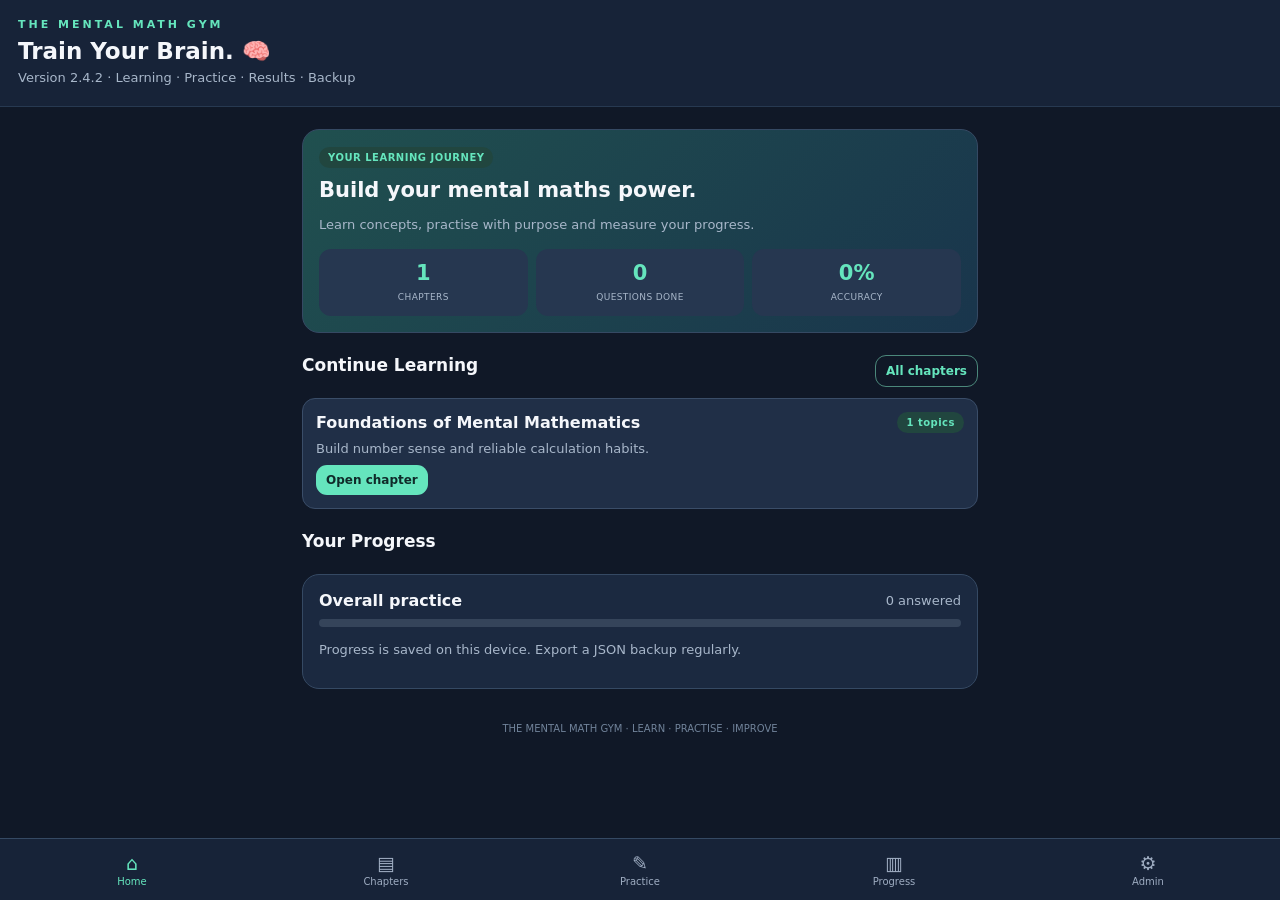
<file: index_backup_V2.4.2.html>
<!DOCTYPE html>
<html lang="en">
<head>
<meta charset="UTF-8"><meta name="viewport" content="width=device-width, initial-scale=1, viewport-fit=cover"><meta name="theme-color" content="#101827">
<title>The Mental Math Gym — Version 2.4.2 Fixed</title>
<style>
:root{--bg:#101827;--panel:#1b2940;--panel2:#243650;--line:#354963;--text:#f5f7fb;--muted:#a8b7ca;--mint:#65e5bd;--gold:#ffd36b;--danger:#ff8585}*{box-sizing:border-box}body{margin:0;background:var(--bg);color:var(--text);font-family:system-ui,-apple-system,Segoe UI,Roboto,Arial,sans-serif;padding-bottom:88px}header{padding:18px;background:#172338;position:sticky;top:0;z-index:5;border-bottom:1px solid #273951}.brand{font-size:11px;letter-spacing:3px;color:var(--mint);font-weight:800}header h1{font-size:23px;margin:7px 0 3px}header p{margin:0;color:var(--muted);font-size:13px}main{max-width:720px;margin:auto;padding:16px}.view{display:none}.view.active{display:block}.card{background:var(--panel);border:1px solid var(--line);border-radius:17px;padding:16px;margin-bottom:14px}.hero{background:linear-gradient(135deg,#20504f,#19354c)}.eyebrow,.tag{display:inline-block;color:var(--mint);background:#21463f;padding:5px 9px;border-radius:20px;font-size:10px;font-weight:800;letter-spacing:.5px}h2{font-size:21px;margin:10px 0 7px}h3{font-size:17px;margin:0 0 12px}p{line-height:1.5}.muted{color:var(--muted);font-size:13px}.stats{display:grid;grid-template-columns:repeat(3,1fr);gap:8px;margin-top:15px}.stat{background:#263750;border-radius:12px;padding:12px 5px;text-align:center}.stat strong{display:block;color:var(--mint);font-size:21px}.stat small{font-size:9px;color:var(--muted);letter-spacing:.4px}.section-head{display:flex;align-items:center;justify-content:space-between;gap:10px;margin:22px 0 11px}.grid{display:grid;grid-template-columns:repeat(2,minmax(0,1fr));gap:9px}.tile{background:var(--panel);border:1px solid var(--line);border-radius:14px;padding:14px;text-align:left;color:var(--text);min-height:85px}.tile b{display:block;margin:5px 0}.tile small{color:var(--muted)}button{font:inherit;cursor:pointer}.btn{border:0;border-radius:11px;padding:12px 14px;font-weight:750;background:var(--mint);color:#102b2a}.btn.secondary{background:#2a3d58;color:#fff;border:1px solid #49617d}.btn.ghost{background:transparent;color:var(--mint);border:1px solid #4b887b}.btn.danger{background:#512d38;color:#ffd6d6;border:1px solid #86505a}.btn.full{width:100%;margin:5px 0}.btn.small{padding:8px 10px;font-size:12px}.row{display:flex;align-items:center;gap:8px;flex-wrap:wrap}.spread{display:flex;align-items:center;justify-content:space-between;gap:10px}input,textarea,select{width:100%;padding:12px;border:1px solid #50627a;border-radius:10px;background:#101827;color:#fff;font:inherit;margin:5px 0 12px}textarea{min-height:88px;resize:vertical}label{font-size:12px;color:var(--muted);font-weight:700}.progress{height:8px;background:#35445a;border-radius:20px;overflow:hidden;margin:9px 0}.progress>div{height:100%;background:var(--mint);width:0%}.item{background:#202f47;border:1px solid #3a4d68;border-radius:13px;padding:13px;margin:9px 0}.item p{margin:6px 0}.bottomnav{position:fixed;bottom:0;left:0;right:0;background:#172338;border-top:1px solid #354963;display:grid;grid-template-columns:repeat(5,1fr);padding:7px 5px calc(7px + env(safe-area-inset-bottom));z-index:10}.navbtn{border:0;background:none;color:#9eacc1;font-size:10px;padding:6px 2px}.navbtn span{display:block;font-size:19px;margin-bottom:2px}.navbtn.active{color:var(--mint)}.question{font-size:34px;text-align:center;font-weight:800;margin:22px 0}.answer{font-size:22px;text-align:center}.feedback{text-align:center;min-height:27px;margin:10px 0;font-weight:700}button:disabled{opacity:.55;cursor:not-allowed}.hidden{display:none!important}.modalback{position:fixed;inset:0;background:#000b;display:none;align-items:center;justify-content:center;padding:18px;z-index:30}.modalback.show{display:flex}.modal{width:100%;max-width:520px;max-height:88vh;overflow:auto;background:#1b2940;border:1px solid #50627a;border-radius:17px;padding:18px}hr{border:0;border-top:1px solid var(--line);margin:14px 0}.notice{border-left:3px solid var(--gold);padding:9px 11px;background:#3c3528;color:#f8e7bd;border-radius:7px;font-size:12px;line-height:1.5}footer{text-align:center;color:#71839a;font-size:10px;padding:20px}@media(min-width:600px){main{padding:22px}.grid{grid-template-columns:repeat(3,minmax(0,1fr))}}
</style></head><body>
<header><div class="brand">THE MENTAL MATH GYM</div><h1>Train Your Brain. 🧠</h1><p>Version 2.4.2 · Learning · Practice · Results · Backup</p></header>
<main>
<section id="homeView" class="view active"><div class="card hero"><span class="eyebrow">YOUR LEARNING JOURNEY</span><h2>Build your mental maths power.</h2><p class="muted">Learn concepts, practise with purpose and measure your progress.</p><div class="stats"><div class="stat"><strong id="statChapters">0</strong><small>CHAPTERS</small></div><div class="stat"><strong id="statQuestions">0</strong><small>QUESTIONS DONE</small></div><div class="stat"><strong id="statAccuracy">0%</strong><small>ACCURACY</small></div></div></div><div class="section-head"><h3>Continue Learning</h3><button class="btn ghost small" data-go="library">All chapters</button></div><div id="homeChapters"></div><div class="section-head"><h3>Your Progress</h3></div><div class="card"><div class="spread"><b>Overall practice</b><span class="muted" id="overallText">0 answered</span></div><div class="progress"><div id="overallBar"></div></div><p class="muted">Progress is saved on this device. Export a JSON backup regularly.</p></div></section>
<section id="libraryView" class="view"><div class="section-head"><h3>Chapter Library</h3><span class="tag" id="chapterCountTag">0 chapters</span></div><p class="muted">Choose a chapter to explore its topics, lessons and practice questions.</p><div id="chapterList"></div></section>
<section id="practiceView" class="view"><div class="card"><div class="spread"><span class="tag" id="practiceLabel">PRACTICE</span><span class="muted" id="practiceCounter">0 / 0</span></div><h2 id="practiceTitle">Choose a chapter</h2><p class="muted" id="practiceHelp">Open a chapter from the Library and start a practice set.</p><div id="practiceArea" class="hidden"><div class="question" id="questionText"></div><input id="answerInput" class="answer" type="text" inputmode="decimal" autocomplete="off" placeholder="Your answer"><button id="submitBtn" class="btn full">Submit answer</button><div id="answerFeedback" class="feedback" aria-live="polite"></div><button class="btn secondary full" id="finishPracticeBtn">Finish practice</button></div></div><div id="practiceResult" class="card hidden"></div></section>
<section id="progressView" class="view"><div class="section-head"><h3>Results & Progress</h3></div><div class="card"><div class="stats"><div class="stat"><strong id="pAttempted">0</strong><small>ATTEMPTED</small></div><div class="stat"><strong id="pCorrect">0</strong><small>CORRECT</small></div><div class="stat"><strong id="pAccuracy">0%</strong><small>ACCURACY</small></div></div><p class="muted" id="sessionSummary"></p></div><h3>Chapter performance</h3><div id="chapterProgress"></div><div class="section-head"><h3>Recent practice history</h3></div><div id="historyList"></div><div class="notice">Progress is stored locally in this browser on this device. Clearing browser storage may erase it. Keep an external JSON backup.</div></section>
<section id="adminView" class="view"><div class="section-head"><h3>Admin Studio</h3><span class="tag">LOCAL ADMIN</span></div><div id="adminLocked" class="card"><h2>Admin access</h2><p class="muted">Enter your local admin PIN.</p><label>Admin PIN</label><input id="adminPin" type="password" inputmode="numeric" placeholder="Default PIN: 2468"><button class="btn full" id="unlockBtn">Unlock Admin Panel</button><p class="muted">The PIN is a convenience lock only, not secure authentication.</p></div><div id="adminTools" class="hidden"><div class="card"><h3>Content management</h3><div class="grid"><button class="tile" id="addChapterBtn">➕ <b>Add chapter</b><small>Create a new chapter</small></button><button class="tile" id="addTopicBtn">📚 <b>Add topic</b><small>Add topic to a chapter</small></button><button class="tile" id="addLessonBtn">📝 <b>Add lesson</b><small>Add lesson content</small></button><button class="tile" id="addQuestionBtn">🧠 <b>Add question</b><small>Create practice question</small></button></div></div><div class="card"><h3>Import & Export</h3><p class="muted">Backup includes chapters, topics, lessons, questions, progress and practice history.</p><button class="btn full" id="exportBtn">Export full JSON backup</button><button class="btn secondary full" id="copyBtn">Copy full JSON backup to clipboard</button><hr><label>Paste backup JSON from clipboard</label><textarea id="clipboardImportText" placeholder="Paste the copied MMG-JSON backup here..."></textarea><button class="btn secondary full" id="pasteImportBtn">Import pasted JSON backup</button><hr><label>Import a Gym JSON file</label><input id="importFile" type="file" accept=".json,application/json"><select id="importMode"><option value="merge">Merge / add missing content</option><option value="replace">Replace all content (careful)</option></select><button class="btn secondary full" id="importBtn">Import JSON</button><p id="dataSafetyStatus" class="muted" aria-live="polite">Data backup and integrity tools ready.</p><button class="btn secondary full" id="checkBtn">Check active data</button><button class="btn ghost full" id="restoreBtn">Restore pre-import safety copy</button></div><div class="card"><h3>Manage chapters</h3><div id="adminChapterList"></div></div><div class="card"><h3>Change local admin PIN</h3><label>New PIN (4–8 digits)</label><input id="newPin" type="password" inputmode="numeric" maxlength="8"><button class="btn secondary full" id="changePinBtn">Save new PIN</button></div><button class="btn ghost full" id="lockBtn">Lock Admin Panel</button></div></section>
<footer>THE MENTAL MATH GYM · LEARN · PRACTISE · IMPROVE</footer></main>
<nav class="bottomnav"><button class="navbtn active" data-view="home"><span>⌂</span>Home</button><button class="navbtn" data-view="library"><span>▤</span>Chapters</button><button class="navbtn" data-view="practice"><span>✎</span>Practice</button><button class="navbtn" data-view="progress"><span>▥</span>Progress</button><button class="navbtn" data-view="admin"><span>⚙</span>Admin</button></nav>
<div class="modalback" id="modalBack"><div class="modal"><div class="spread"><h3 id="modalTitle">Add content</h3><button class="btn secondary small" id="closeModalBtn">Close</button></div><div id="modalBody"></div></div></div>
<script>
'use strict';
const STORAGE_KEY='mmg_v2_data',PIN_KEY='mmg_v2_pin',SAFETY_KEY='mmg_v24_preimport_backup',LEGACY_SAFETY_KEY='mmg_v22_preimport_backup';
const defaultData={version:2,chapters:[{id:'ch-foundations',title:'Foundations of Mental Mathematics',description:'Build number sense and reliable calculation habits.',order:1,topics:[{id:'tp-number-sense',title:'Number Sense',lessons:[{id:'ls-place-value',title:'Place Value and Number Structure',content:'Explore how digits represent different values according to their positions.\nAdd your own worked examples and explanations here.'}],questions:[{id:'q1',prompt:'What is 35 + 27?',answer:'62',explanation:'35 + 20 = 55, then 55 + 7 = 62.',difficulty:'Beginner'},{id:'q2',prompt:'What is 90 − 46?',answer:'44',explanation:'90 − 40 = 50, then 50 − 6 = 44.',difficulty:'Beginner'},{id:'q3',prompt:'What is 8 × 7?',answer:'56',explanation:'8 groups of 7 make 56.',difficulty:'Beginner'}]}]}],progress:{attempted:0,correct:0,byChapter:{},history:[]}};
const $=id=>document.getElementById(id),clone=x=>JSON.parse(JSON.stringify(x)),safeCount=v=>{const n=Number(v);return Number.isFinite(n)&&n>0?Math.floor(n):0},uid=p=>p+'-'+Date.now().toString(36)+'-'+Math.random().toString(36).slice(2,8),esc=s=>String(s??'').replace(/[&<>"']/g,c=>({'&':'&amp;','<':'&lt;','>':'&gt;','"':'&quot;',"'":'&#39;'}[c]));
function normalizeHistory(h){const seen=new Set();return(Array.isArray(h)?h:[]).filter(x=>x&&typeof x==='object').map((x,i)=>({...x,id:String(x.id||'legacy-'+i),attempted:safeCount(x.attempted),correct:Math.min(safeCount(x.correct),safeCount(x.attempted))})).filter(x=>!seen.has(x.id)&&seen.add(x.id)).sort((a,b)=>String(b.completedAt||'').localeCompare(String(a.completedAt||''))).slice(0,100)}
function normalizeData(src){if(!src||!Array.isArray(src.chapters))throw Error('Invalid backup: chapters missing');const d=clone(src);d.version=2;d.chapters.forEach((c,i)=>{c.id=String(c.id||'ch-'+i);c.title=String(c.title||'Untitled chapter');c.description=String(c.description||'');c.topics=Array.isArray(c.topics)?c.topics:[];c.topics.forEach((t,j)=>{t.id=String(t.id||'tp-'+i+'-'+j);t.title=String(t.title||'Untitled topic');t.lessons=(Array.isArray(t.lessons)?t.lessons:[]).filter(x=>x&&typeof x==='object');t.questions=(Array.isArray(t.questions)?t.questions:[]).filter(x=>x&&typeof x==='object')})});d.progress=d.progress&&typeof d.progress==='object'?d.progress:{};d.progress.attempted=safeCount(d.progress.attempted);d.progress.correct=Math.min(safeCount(d.progress.correct),d.progress.attempted);d.progress.byChapter=d.progress.byChapter||{};Object.keys(d.progress.byChapter).forEach(k=>{const x=d.progress.byChapter[k]||{},a=safeCount(x.attempted);d.progress.byChapter[k]={attempted:a,correct:Math.min(safeCount(x.correct),a)}});d.progress.history=normalizeHistory(d.progress.history);return d}
function loadData(){try{const raw=localStorage.getItem(STORAGE_KEY);if(raw)return normalizeData(JSON.parse(raw))}catch(e){console.error('Saved data could not be read',e)}return clone(defaultData)}
let data=loadData(),adminUnlocked=false,activePractice=null,practiceIndex=0,practiceCorrect=0,practiceAttempted=0,answerLocked=false,answerTimer=null;
function persist(){try{localStorage.setItem(STORAGE_KEY,JSON.stringify(data));return true}catch(e){alert('Save failed. Export a backup and check browser storage.');return false}}
function saveData(){if(persist())renderAll()}
function showView(name){const target=$(name+'View');if(!target)return;document.querySelectorAll('.view').forEach(v=>v.classList.remove('active'));target.classList.add('active');document.querySelectorAll('.navbtn').forEach(b=>b.classList.toggle('active',b.dataset.view===name));if(name==='admin'){ $('adminLocked').classList.toggle('hidden',adminUnlocked);$('adminTools').classList.toggle('hidden',!adminUnlocked);if(adminUnlocked)renderAdmin()}if(name==='progress')renderProgress();window.scrollTo(0,0)}
function chapterStats(c){const p=data.progress.byChapter[c.id]||{attempted:0,correct:0};return{attempted:p.attempted||0,correct:p.correct||0,accuracy:p.attempted?Math.round(p.correct/p.attempted*100):0}}
function renderHome(){$('statChapters').textContent=data.chapters.length;$('statQuestions').textContent=data.progress.attempted;$('statAccuracy').textContent=data.progress.attempted?Math.round(data.progress.correct/data.progress.attempted*100)+'%':'0%';$('overallText').textContent=data.progress.attempted+' answered';$('overallBar').style.width=Math.min(100,data.progress.attempted*5)+'%';$('homeChapters').innerHTML=data.chapters.length?data.chapters.slice(0,3).map(c=>`<div class="item"><div class="spread"><b>${esc(c.title)}</b><span class="tag">${c.topics.length} topics</span></div><p class="muted">${esc(c.description)}</p><button class="btn small" data-open-chapter="${esc(c.id)}">Open chapter</button></div>`).join(''):'<div class="card muted">No chapters added yet. Open Admin to add your first chapter.</div>'}
function renderLibrary(){$('chapterCountTag').textContent=data.chapters.length+' chapters';$('chapterList').innerHTML=data.chapters.length?data.chapters.map(c=>`<div class="item"><div class="spread"><b>${esc(c.title)}</b><span class="tag">${c.topics.length} topics</span></div><p class="muted">${esc(c.description)}</p><button class="btn small" data-open-chapter="${esc(c.id)}">View topics</button></div>`).join(''):'<p class="muted">No chapters available yet.</p>'}
function renderProgress(){const p=data.progress,h=p.history||[];$('pAttempted').textContent=p.attempted;$('pCorrect').textContent=p.correct;$('pAccuracy').textContent=p.attempted?Math.round(p.correct/p.attempted*100)+'%':'0%';const avg=h.length?Math.round(h.reduce((n,x)=>n+(Number(x.accuracy)||0),0)/h.length):0;$('sessionSummary').textContent=h.length?`${h.length} recorded sessions · Average session accuracy ${avg}%`:'No completed practice sessions yet.';$('chapterProgress').innerHTML=data.chapters.map(c=>{const s=chapterStats(c);return`<div class="item"><div class="spread"><b>${esc(c.title)}</b><span class="tag">${s.accuracy}%</span></div><p class="muted">${s.correct} correct · ${s.attempted} attempted</p><div class="progress"><div style="width:${s.accuracy}%"></div></div></div>`}).join('')||'<p class="muted">No chapter data yet.</p>';$('historyList').innerHTML=h.slice(0,20).map(x=>`<div class="item"><div class="spread"><b>${esc(x.topicTitle||'Practice')}</b><span class="tag">${x.accuracy||0}%</span></div><p class="muted">${esc(x.chapterTitle||'')} · ${x.correct||0}/${x.attempted||0} correct</p><small class="muted">${x.completedAt?new Date(x.completedAt).toLocaleString():''}</small></div>`).join('')||'<p class="muted">Your completed practice sessions will appear here.</p>'}
function renderAll(){renderHome();renderLibrary();renderProgress();if(adminUnlocked)renderAdmin()}
function openChapter(id){const c=data.chapters.find(x=>x.id===id);if(!c)return;let html=`<div class="card"><span class="tag">CHAPTER</span><h2>${esc(c.title)}</h2><p class="muted">${esc(c.description)}</p></div>`;if(!c.topics.length)html+='<p class="muted">No topics added yet.</p>';c.topics.forEach(t=>{html+=`<div class="item"><h3>${esc(t.title)}</h3>`;t.lessons.forEach(l=>html+=`<div class="card"><b>📖 ${esc(l.title)}</b><p class="muted">${esc(l.content)}</p></div>`);html+=`<div class="spread"><span class="muted">${t.questions.length} practice questions</span><button class="btn small" data-practice="${esc(c.id)}|${esc(t.id)}">Practise</button></div></div>`});$('modalTitle').textContent='Chapter details';$('modalBody').innerHTML=html;$('modalBack').classList.add('show')}
function closeModal(){$('modalBack').classList.remove('show')}
function startPractice(cid,tid){const c=data.chapters.find(x=>x.id===cid),t=c?.topics.find(x=>x.id===tid);if(!t||!t.questions.length){alert('This topic has no questions yet. Add questions in Admin Studio.');return}if(answerTimer)clearTimeout(answerTimer);activePractice={chapterId:cid,topicId:tid,questions:clone(t.questions)};practiceIndex=0;practiceCorrect=0;practiceAttempted=0;answerLocked=false;closeModal();$('practiceTitle').textContent=c.title+' · '+t.title;$('practiceHelp').textContent='Answer each question, then review your result.';$('practiceArea').classList.remove('hidden');$('practiceResult').classList.add('hidden');showView('practice');showQuestion()}
function showQuestion(){if(!activePractice)return;const q=activePractice.questions[practiceIndex];if(!q){endPractice();return}answerLocked=false;$('submitBtn').disabled=false;$('submitBtn').textContent='Submit answer';$('practiceLabel').textContent=q.difficulty||'PRACTICE';$('practiceCounter').textContent=(practiceIndex+1)+' / '+activePractice.questions.length;$('questionText').textContent=q.prompt;$('answerInput').value='';$('answerFeedback').textContent=''}
function submitAnswer(){if(!activePractice||answerLocked)return;const val=$('answerInput').value.trim();if(!val){$('answerFeedback').textContent='Enter an answer first.';return}answerLocked=true;$('submitBtn').disabled=true;const q=activePractice.questions[practiceIndex],ok=val.toLowerCase()===String(q.answer).trim().toLowerCase();practiceAttempted++;data.progress.attempted++;const p=data.progress.byChapter[activePractice.chapterId]||(data.progress.byChapter[activePractice.chapterId]={attempted:0,correct:0});p.attempted++;if(ok){practiceCorrect++;data.progress.correct++;p.correct++;$('answerFeedback').textContent='✓ Correct! '+(q.explanation||'Well done.')}else $('answerFeedback').textContent='Not quite. Answer: '+q.answer+'. '+(q.explanation||'');persist();renderAll();practiceIndex++;answerTimer=setTimeout(()=>{answerTimer=null;if(activePractice){if(practiceIndex<activePractice.questions.length)showQuestion();else endPractice()}},900)}
function endPractice(){if(!activePractice)return;if(answerTimer){clearTimeout(answerTimer);answerTimer=null}const done=activePractice,pct=practiceAttempted?Math.round(practiceCorrect/practiceAttempted*100):0,c=data.chapters.find(x=>x.id===done.chapterId),t=c?.topics.find(x=>x.id===done.topicId);if(practiceAttempted)data.progress.history.unshift({id:uid('result'),chapterId:done.chapterId,topicId:done.topicId,chapterTitle:c?.title||'',topicTitle:t?.title||'',attempted:practiceAttempted,correct:practiceCorrect,accuracy:pct,completedAt:new Date().toISOString()});data.progress.history=data.progress.history.slice(0,100);activePractice=null;answerLocked=false;$('practiceArea').classList.add('hidden');$('practiceResult').classList.remove('hidden');$('practiceResult').innerHTML=`<h2>Practice complete 🎉</h2><div class="stats"><div class="stat"><strong>${practiceCorrect}</strong><small>CORRECT</small></div><div class="stat"><strong>${practiceAttempted}</strong><small>ATTEMPTED</small></div><div class="stat"><strong>${pct}%</strong><small>ACCURACY</small></div></div><button class="btn full" data-go="library">Back to chapters</button>`;persist();renderAll()}
function unlockAdmin(){const stored=localStorage.getItem(PIN_KEY)||'2468';if($('adminPin').value!==stored){alert('Incorrect PIN. Default PIN is 2468.');return}adminUnlocked=true;$('adminLocked').classList.add('hidden');$('adminTools').classList.remove('hidden');renderAdmin()}
function lockAdmin(){adminUnlocked=false;$('adminTools').classList.add('hidden');$('adminLocked').classList.remove('hidden');$('adminPin').value=''}
function renderAdmin(){$('adminChapterList').innerHTML=data.chapters.map(c=>`<div class="item"><div class="spread"><b>${esc(c.title)}</b><button class="btn danger small" data-delete-chapter="${esc(c.id)}">Delete</button></div><p class="muted">${c.topics.length} topics</p><button class="btn secondary small" data-edit-chapter="${esc(c.id)}">Edit chapter</button></div>`).join('')||'<p class="muted">No chapters yet.</p>'}
function formField(label,id,value=''){return`<label>${label}</label><input id="${id}" value="${esc(value)}">`}
function showForm(title,html){$('modalTitle').textContent=title;$('modalBody').innerHTML=html;$('modalBack').classList.add('show')}
function openChapterForm(id=''){const c=data.chapters.find(x=>x.id===id)||{title:'',description:''};showForm(id?'Edit chapter':'Add chapter',formField('Chapter title','fTitle',c.title)+`<label>Description</label><textarea id="fDescription">${esc(c.description)}</textarea><button class="btn full" id="saveChapterBtn">Save chapter</button>`);$('saveChapterBtn').onclick=()=>{const title=$('fTitle').value.trim();if(!title)return alert('Enter a chapter title.');if(id){c.title=title;c.description=$('fDescription').value.trim()}else data.chapters.push({id:uid('ch'),title,description:$('fDescription').value.trim(),topics:[]});saveData();closeModal()}}
function topicSelect(){return data.chapters.map(c=>`<optgroup label="${esc(c.title)}">${c.topics.map(t=>`<option value="${esc(c.id)}|${esc(t.id)}">${esc(t.title)}</option>`).join('')}</optgroup>`).join('')}
function openTopicForm(){if(!data.chapters.length)return alert('Add a chapter first.');showForm('Add topic',`<label>Chapter</label><select id="fChapter">${data.chapters.map(c=>`<option value="${esc(c.id)}">${esc(c.title)}</option>`).join('')}</select>`+formField('Topic title','fTopic')+'<button class="btn full" id="saveTopicBtn">Save topic</button>');$('saveTopicBtn').onclick=()=>{const c=data.chapters.find(x=>x.id===$('fChapter').value),title=$('fTopic').value.trim();if(!title)return alert('Enter a topic title.');c.topics.push({id:uid('tp'),title,lessons:[],questions:[]});saveData();closeModal()}}
function selectedTopic(){const [cid,tid]=$('fTopicRef').value.split('|'),c=data.chapters.find(x=>x.id===cid);return c?.topics.find(t=>t.id===tid)}
function openLessonForm(){if(!data.chapters.some(c=>c.topics.length))return alert('Add a topic first.');showForm('Add lesson',`<label>Chapter and topic</label><select id="fTopicRef">${topicSelect()}</select>`+formField('Lesson title','fLesson')+'<label>Lesson content</label><textarea id="fContent"></textarea><button class="btn full" id="saveLessonBtn">Save lesson</button>');$('saveLessonBtn').onclick=()=>{const t=selectedTopic(),title=$('fLesson').value.trim(),content=$('fContent').value.trim();if(!t||!title||!content)return alert('Complete all lesson fields.');t.lessons.push({id:uid('ls'),title,content});saveData();closeModal()}}
function openQuestionForm(){if(!data.chapters.some(c=>c.topics.length))return alert('Add a topic first.');showForm('Add practice question',`<label>Chapter and topic</label><select id="fTopicRef">${topicSelect()}</select>`+formField('Question / problem','fQuestion')+formField('Correct answer','fAnswer')+'<label>Explanation</label><textarea id="fExplanation"></textarea><label>Difficulty</label><select id="fDifficulty"><option>Beginner</option><option>Intermediate</option><option>Advanced</option></select><button class="btn full" id="saveQuestionBtn">Save question</button>');$('saveQuestionBtn').onclick=()=>{const t=selectedTopic(),prompt=$('fQuestion').value.trim(),answer=$('fAnswer').value.trim();if(!t||!prompt||!answer)return alert('Complete question and answer.');t.questions.push({id:uid('q'),prompt,answer,explanation:$('fExplanation').value.trim(),difficulty:$('fDifficulty').value});saveData();closeModal()}}
function exportBackup(){const payload={app:'The Mental Math Gym',format:'MMG-JSON',version:2,appVersion:'2.4.2',exportedAt:new Date().toISOString(),data:normalizeData(clone(data))};const blob=new Blob([JSON.stringify(payload,null,2)],{type:'application/json'}),url=URL.createObjectURL(blob),a=document.createElement('a');a.href=url;a.download='mental-math-gym-backup-'+new Date().toISOString().slice(0,10)+'.json';document.body.appendChild(a);a.click();a.remove();setTimeout(()=>URL.revokeObjectURL(url),2000);setStatus('JSON backup exported.')}
async function copyBackup(){const s=JSON.stringify({app:'The Mental Math Gym',format:'MMG-JSON',version:2,appVersion:'2.4.2',exportedAt:new Date().toISOString(),data:normalizeData(clone(data))},null,2);try{await navigator.clipboard.writeText(s);setStatus('Backup copied to clipboard.')}catch(e){$('clipboardImportText').value=s;$('clipboardImportText').focus();$('clipboardImportText').select();setStatus('Clipboard blocked. Backup JSON is selected in the text box; copy it manually.',true)}}
function setStatus(s,err=false){$('dataSafetyStatus').textContent=s;$('dataSafetyStatus').style.color=err?'#ff8585':'#a8b7ca'}
function mergeById(a,b){const out=clone(a||[]),ids=new Set(out.map(x=>x.id));(b||[]).forEach(x=>{if(!ids.has(x.id)){out.push(clone(x));ids.add(x.id)}});return out}
function mergeData(incoming){const out=clone(data);incoming.chapters.forEach(ic=>{let c=out.chapters.find(x=>x.id===ic.id);if(!c){out.chapters.push(clone(ic));return}ic.topics.forEach(it=>{let t=c.topics.find(x=>x.id===it.id);if(!t){c.topics.push(clone(it));return}t.lessons=mergeById(t.lessons,it.lessons);t.questions=mergeById(t.questions,it.questions)})});const a=out.progress,b=incoming.progress;a.attempted=Math.max(a.attempted,b.attempted);a.correct=Math.min(a.attempted,Math.max(a.correct,b.correct));Object.keys(b.byChapter).forEach(k=>{const x=a.byChapter[k]||{attempted:0,correct:0},y=b.byChapter[k];x.attempted=Math.max(x.attempted,y.attempted);x.correct=Math.min(x.attempted,Math.max(x.correct,y.correct));a.byChapter[k]=x});a.history=normalizeHistory([...(a.history||[]),...(b.history||[])]);return normalizeData(out)}
function processImport(text){const parsed=JSON.parse(text),incoming=normalizeData(parsed.data||parsed);localStorage.setItem(SAFETY_KEY,JSON.stringify({savedAt:new Date().toISOString(),data:clone(data)}));const mode=$('importMode').value;data=mode==='replace'?incoming:mergeData(incoming);if(!persist())return;renderAll();setStatus('Import successful. Chapters: '+data.chapters.length+' · Attempted: '+data.progress.attempted+' · Correct: '+data.progress.correct);alert('Import successful. Please check Chapters and Progress.')}
function importPasted(){const s=$('clipboardImportText').value.trim();if(!s)return alert('Paste backup JSON first.');try{processImport(s);$('clipboardImportText').value=''}catch(e){setStatus('Import failed: '+e.message,true);alert('Import failed: '+e.message)}}
function importFile(){const f=$('importFile').files[0];if(!f)return alert('Choose a JSON file first.');const r=new FileReader();r.onload=()=>{try{processImport(r.result)}catch(e){setStatus('Import failed: '+e.message,true);alert('Import failed: '+e.message)}};r.onerror=()=>alert('Could not read this file.');r.readAsText(f)}
function restoreBackup(){const raw=localStorage.getItem(SAFETY_KEY)||localStorage.getItem(LEGACY_SAFETY_KEY);if(!raw)return alert('No pre-import safety backup found on this browser.');if(!confirm('Restore previous safety backup? Current data will be replaced.'))return;try{data=normalizeData(JSON.parse(raw).data);persist();renderAll();alert('Safety backup restored.')}catch(e){alert('Restore failed: '+e.message)}}
function integrityCheck(){try{const saved=localStorage.getItem(STORAGE_KEY);if(!saved)return alert('No saved data found under '+STORAGE_KEY);const same=JSON.stringify(normalizeData(data))===JSON.stringify(normalizeData(JSON.parse(saved)));alert('Runtime / LocalStorage: '+(same?'MATCH':'MISMATCH')+'\nChapters: '+data.chapters.length+'\nAttempted: '+data.progress.attempted+'\nCorrect: '+data.progress.correct)}catch(e){alert('Check failed: '+e.message)}}
function deleteChapter(id){if(!confirm('Delete this chapter and all its topics? Export a backup first.'))return;data.chapters=data.chapters.filter(c=>c.id!==id);delete data.progress.byChapter[id];data.progress.history=data.progress.history.filter(x=>x.chapterId!==id);saveData()}
// Event delegation keeps navigation reliable and avoids inline-handler parsing failures.
document.addEventListener('click',e=>{const nav=e.target.closest('[data-view]');if(nav){showView(nav.dataset.view);return}const go=e.target.closest('[data-go]');if(go){showView(go.dataset.go);return}const ch=e.target.closest('[data-open-chapter]');if(ch){openChapter(ch.dataset.openChapter);return}const pr=e.target.closest('[data-practice]');if(pr){const [c,t]=pr.dataset.practice.split('|');startPractice(c,t);return}const del=e.target.closest('[data-delete-chapter]');if(del){deleteChapter(del.dataset.deleteChapter);return}const edit=e.target.closest('[data-edit-chapter]');if(edit){openChapterForm(edit.dataset.editChapter);return}});
$('submitBtn').addEventListener('click',submitAnswer);$('answerInput').addEventListener('keydown',e=>{if(e.key==='Enter')submitAnswer()});$('finishPracticeBtn').addEventListener('click',endPractice);$('closeModalBtn').addEventListener('click',closeModal);$('modalBack').addEventListener('click',e=>{if(e.target===$('modalBack'))closeModal()});$('unlockBtn').addEventListener('click',unlockAdmin);$('addChapterBtn').addEventListener('click',()=>openChapterForm());$('addTopicBtn').addEventListener('click',openTopicForm);$('addLessonBtn').addEventListener('click',openLessonForm);$('addQuestionBtn').addEventListener('click',openQuestionForm);$('exportBtn').addEventListener('click',exportBackup);$('copyBtn').addEventListener('click',copyBackup);$('pasteImportBtn').addEventListener('click',importPasted);$('importBtn').addEventListener('click',importFile);$('checkBtn').addEventListener('click',integrityCheck);$('restoreBtn').addEventListener('click',restoreBackup);$('lockBtn').addEventListener('click',lockAdmin);$('changePinBtn').addEventListener('click',()=>{const p=$('newPin').value;if(!/^\d{4,8}$/.test(p))return alert('PIN must contain 4 to 8 digits.');localStorage.setItem(PIN_KEY,p);$('newPin').value='';alert('PIN updated.')});
renderAll();
</script></body></html>
</file>
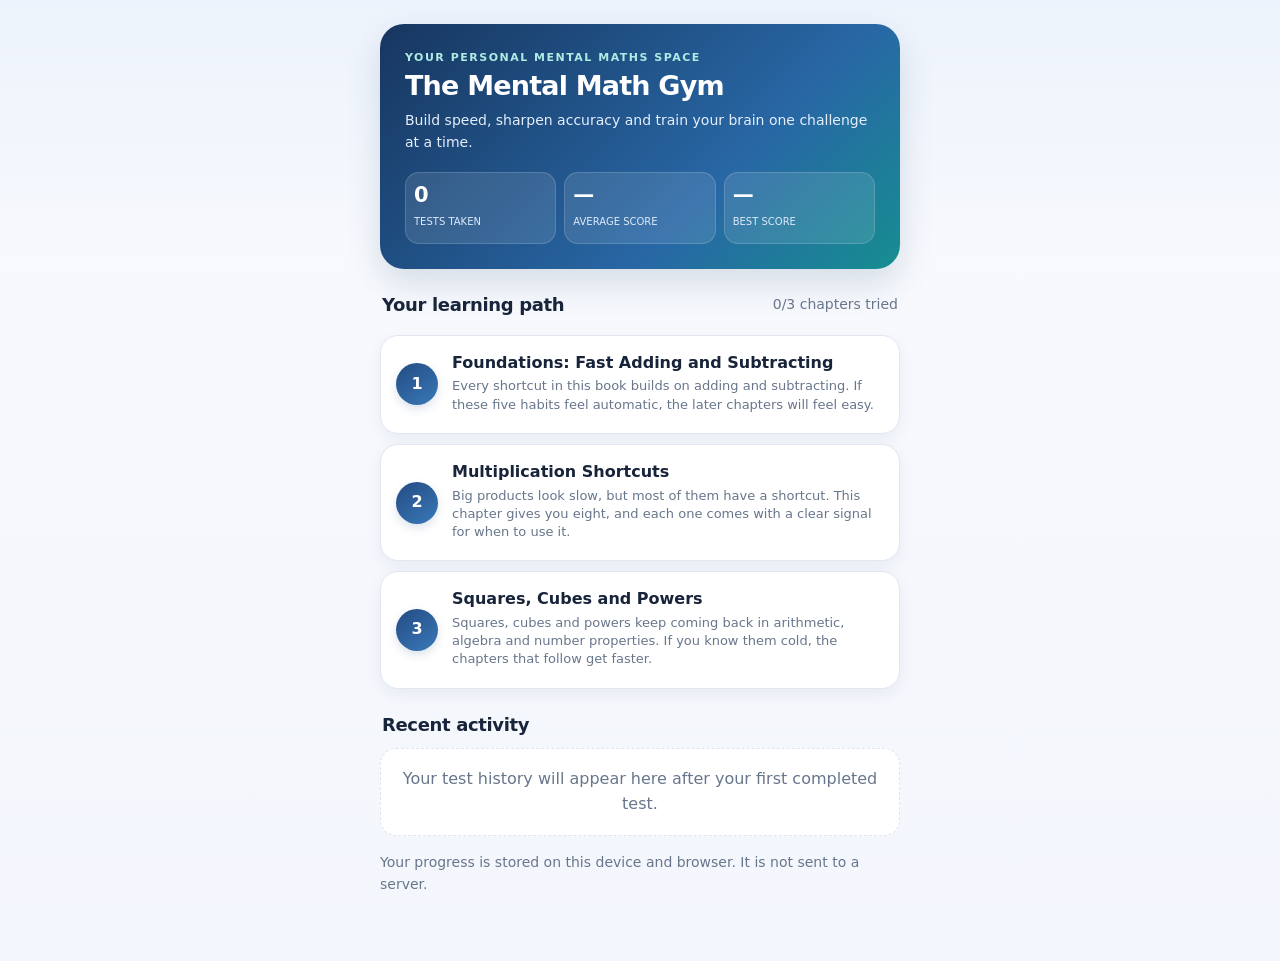
<file: mental-math-gym-premium.html>
<!doctype html>
<html lang="en">
<head>
<meta charset="utf-8">
<meta name="viewport" content="width=device-width, initial-scale=1, viewport-fit=cover">
<title>The Mental Math Gym: Digital Library</title>
<link href="https://fonts.googleapis.com/css2?family=Poppins:wght@400;500;700&display=swap" rel="stylesheet">
<style>
:root{--bg:#f4f7fb;--card:#fff;--ink:#1d2733;--mute:#5f6b7c;--brand:#1f3a5f;--on-brand:#fff;--teal:#0e8f8a;--tealtint:#e2f3f2;--amber:#d9821a;--ambtint:#fdf0da;--tint:#e8eff8;--line:#d3dbe6;--bad:#c9473d;--good:#0b7d78;
 box-sizing:border-box;padding-top:env(safe-area-inset-top,0px);padding-bottom:env(safe-area-inset-bottom,0px);color-scheme:light}
@media (prefers-color-scheme:dark){:root:not([data-theme="light"]){--bg:#0e1621;--card:#16212f;--ink:#e8edf4;--mute:#9aa7b9;--brand:#8db4ea;--on-brand:#0e1621;--teal:#3cc4be;--tealtint:#143236;--amber:#f0b050;--ambtint:#3a2d17;--tint:#1d2b3e;--line:#2b3a50;--bad:#f0877e;--good:#3cc4be;color-scheme:dark}}
:root[data-theme="dark"]{--bg:#0e1621;--card:#16212f;--ink:#e8edf4;--mute:#9aa7b9;--brand:#8db4ea;--on-brand:#0e1621;--teal:#3cc4be;--tealtint:#143236;--amber:#f0b050;--ambtint:#3a2d17;--tint:#1d2b3e;--line:#2b3a50;--bad:#f0877e;--good:#3cc4be;color-scheme:dark}
html{scroll-padding-top:env(safe-area-inset-top,0px)}*{box-sizing:border-box}
body{margin:0;background:var(--bg);color:var(--ink);font:400 16px/1.55 Poppins,system-ui,-apple-system,"Segoe UI",sans-serif}
main{max-width:560px;margin:0 auto;padding:18px 16px 48px}
h1{font-size:26px;line-height:1.2;margin:4px 0 6px;font-weight:700;color:var(--brand)}h2{font-size:18px;margin:26px 0 10px}h3{font-size:17px;margin:6px 0 8px}h4{margin:14px 0 4px}
p{margin:0 0 10px}.mute{color:var(--mute);font-size:14px}.hide{display:none}
a{color:var(--brand)}.back{display:inline-block;margin-bottom:6px;font-weight:500;text-decoration:none}
button:focus-visible,input:focus-visible,a:focus-visible,summary:focus-visible{outline:3px solid var(--amber);outline-offset:2px}
.cards{display:grid;gap:10px;margin:16px 0}
.chap{display:flex;gap:14px;align-items:center;background:var(--card);border:1.5px solid var(--line);border-radius:16px;padding:14px 16px;text-decoration:none;color:var(--ink)}
.chap:hover{border-color:var(--brand)}.chap b{display:block}.chap small{display:block;color:var(--mute);font-size:13px;line-height:1.4;margin-top:2px}.chap em{display:block;color:var(--teal);font-size:12px;font-style:normal;font-weight:500;margin-top:4px}
.num{flex:0 0 42px;height:42px;border-radius:50%;background:var(--brand);color:var(--on-brand);display:grid;place-items:center;font-weight:700}
.tabs{display:flex;gap:6px;overflow-x:auto;padding:6px 0 12px}
.tabs button{flex:0 0 auto;border:1.5px solid var(--line);background:var(--card);color:var(--ink);border-radius:999px;padding:7px 14px;font:500 14px Poppins,system-ui,sans-serif;cursor:pointer}
.tabs button[aria-selected="true"]{background:var(--brand);color:var(--on-brand);border-color:var(--brand)}
.card{background:var(--card);border:1.5px solid var(--line);border-radius:16px;padding:14px 16px;margin:10px 0}
.chip{display:inline-block;background:var(--teal);color:#fff;border-radius:999px;font-size:12px;font-weight:700;padding:2px 10px}
.note{background:var(--tealtint);border-left:4px solid var(--teal);border-radius:10px;padding:10px 14px;margin:10px 0;font-size:15px}.note.amber{background:var(--ambtint);border-left-color:var(--amber)}.note p{margin:4px 0 0}
ol{padding-left:22px;margin:6px 0}li{margin:4px 0}
.flow,.steps{list-style:none;padding:0;margin:8px 0}.flow li,.steps li{background:var(--tint);border-radius:10px;padding:8px 12px;margin:0 0 10px;position:relative;font-size:15px}
.flow li:not(:last-child)::after{content:"";position:absolute;left:20px;bottom:-10px;width:2px;height:10px;background:var(--teal)}
.flow li.last,.steps li.last{background:var(--tealtint);font-weight:700;color:var(--good)}
.viz{width:100%;height:auto;max-width:420px;display:block;margin:8px auto 0}
.scroll{overflow-x:auto}table{border-collapse:collapse;width:100%;font-size:14px}th,td{border:1px solid var(--line);padding:7px 9px;text-align:left}th{background:var(--brand);color:var(--on-brand)}
details{background:var(--card);border:1.5px solid var(--line);border-radius:14px;padding:4px 14px;margin:8px 0}summary{cursor:pointer;font-weight:700;padding:10px 0}
.qr{display:flex;flex-wrap:wrap;align-items:center;gap:8px;padding:9px 0;border-top:1px solid var(--line)}.qn{flex:0 0 26px;height:26px;border-radius:50%;background:var(--brand);color:var(--on-brand);display:grid;place-items:center;font-size:12px;font-weight:700}.qt{flex:1 1 150px;font-weight:500}
.qr input{width:96px;font:500 16px Poppins,system-ui,sans-serif;padding:6px 8px;border-radius:8px;border:1.5px solid var(--line);background:var(--bg);color:var(--ink)}
.small{border:0;background:var(--tint);color:var(--brand);font:500 14px Poppins,system-ui,sans-serif;border-radius:8px;padding:7px 12px;cursor:pointer}.small:disabled{opacity:.5}
.fb{flex:1 0 100%;font-size:14px;font-weight:500;padding-left:34px}.fb.good,.good{color:var(--good)}.fb.bad,.bad{color:var(--bad)}
.link{background:none;border:0;color:var(--brand);font:500 14px Poppins,system-ui,sans-serif;cursor:pointer}
.go{width:100%;margin-top:12px;padding:14px;border:0;border-radius:12px;background:var(--brand);color:var(--on-brand);font:700 16px Poppins,system-ui,sans-serif;cursor:pointer}
.qcard{background:var(--card);border:1.5px solid var(--line);border-radius:18px;padding:20px 16px;text-align:center}.q{font-size:36px;line-height:1.15;font-weight:700;color:var(--brand);margin:6px 0 16px}
.opts{display:grid;grid-template-columns:1fr 1fr;gap:10px}.opt{padding:14px 8px;border-radius:12px;border:2px solid var(--line);background:var(--bg);color:var(--ink);font:700 20px Poppins,system-ui,sans-serif;cursor:pointer}.opt:hover{border-color:var(--brand)}
.qcard input{width:100%;font:700 28px Poppins,system-ui,sans-serif;text-align:center;padding:10px;border-radius:12px;border:2px solid var(--line);background:var(--bg);color:var(--ink)}
.bar{display:flex;justify-content:space-between;align-items:center;margin-bottom:8px}.clk{font-size:24px;font-variant-numeric:tabular-nums;color:var(--teal)}
.big{font-size:52px;font-weight:700;color:var(--brand);line-height:1.1}.row{display:flex;justify-content:space-between;gap:10px;padding:8px 0;border-bottom:1px solid var(--line);font-size:14px}

/* Premium mobile learning experience */
:root{--bg:#f3f6fc;--card:#fff;--ink:#17243a;--mute:#68768c;--brand:#244b83;--on-brand:#fff;--teal:#0c9b91;--tealtint:#e3f7f4;--amber:#e5a13b;--ambtint:#fff5e5;--tint:#edf2fa;--line:#dce4f0;--bad:#c9473d;--good:#087f70}
body{background:linear-gradient(180deg,#edf3fc 0,#f7f9fd 260px,var(--bg) 100%);font-family:Inter,system-ui,-apple-system,"Segoe UI",sans-serif}
main{padding:20px 16px 56px}
h1{font-size:28px;letter-spacing:-.8px;color:#18365f}
h2{letter-spacing:-.35px}
.hero{background:linear-gradient(135deg,#17365f,#2867a5 65%,#168e91);color:#fff;border-radius:24px;padding:22px 20px;margin:4px 0 18px;box-shadow:0 14px 34px #18365f25}
.hero h1{color:#fff;font-size:27px;margin:4px 0 8px}
.hero p{color:#e4eefb;font-size:14px}
.eyebrow{font-size:11px;font-weight:800;letter-spacing:1.5px;color:#aeece4}
.hero-stats{display:grid;grid-template-columns:repeat(3,1fr);gap:8px;margin-top:18px}
.hero-stat{background:#ffffff1c;border:1px solid #ffffff28;border-radius:14px;padding:10px 8px}
.hero-stat b{display:block;font-size:21px;line-height:1.2}
.hero-stat small{color:#dceafb;font-size:10px}
.section-head{display:flex;justify-content:space-between;align-items:center;margin:22px 2px 10px}
.section-head h2{margin:0;font-size:18px}
.chap{border:1px solid #e0e7f1;border-radius:18px;padding:15px;background:#fff;box-shadow:0 5px 16px #1b3c6410;transition:transform .15s,border-color .15s}
.chap:active{transform:scale(.99)}
.num{background:linear-gradient(145deg,#244b83,#3979b8);box-shadow:0 4px 10px #244b8328}
.chap em{font-weight:700}
.tabs{padding:8px 0 14px;scrollbar-width:none}
.tabs button{box-shadow:0 2px 7px #18365f0a}
.tabs button[aria-selected="true"]{box-shadow:0 5px 12px #244b8330}
.card,.qcard{box-shadow:0 5px 18px #18365f0c}
.go{background:linear-gradient(110deg,#244b83,#2875a9);box-shadow:0 6px 14px #244b8328}
.dashboard-grid{display:grid;grid-template-columns:repeat(2,minmax(0,1fr));gap:10px;margin:12px 0}
.metric{background:var(--card);border:1px solid var(--line);border-radius:16px;padding:13px;box-shadow:0 4px 14px #18365f0a}
.metric b{display:block;font-size:24px;color:var(--brand)}
.metric small{color:var(--mute);font-size:12px}
.progress-track{height:8px;border-radius:99px;background:var(--tint);overflow:hidden;margin-top:7px}
.progress-fill{height:100%;border-radius:99px;background:linear-gradient(90deg,#13a69a,#5bc6a8)}
.history-item{background:var(--card);border:1px solid var(--line);border-radius:13px;padding:12px;margin:8px 0}
.history-item .row{font-size:13px}
.empty-state{background:var(--card);border:1px dashed var(--line);border-radius:16px;padding:18px;text-align:center;color:var(--mute)}
@media(min-width:480px){main{padding-left:20px;padding-right:20px}.hero{padding:25px}}

</style>
</head>
<body><main id="app"></main>
<script>
const DATA=[{"id": "ch1", "num": 1, "title": "Foundations: Fast Adding and Subtracting", "goal": "By the end of this chapter you will add and subtract two- and three-digit numbers in your head, without carrying on paper, and check your answer in seconds.", "intro": "Every shortcut in this book builds on adding and subtracting. If these five habits feel automatic, the later chapters will feel easy.", "warm": [{"t": "PAIRS THAT MAKE 10", "x": "1 + 9 = 10, 2 + 8 = 10, 3 + 7 = 10, 4 + 6 = 10, 5 + 5 = 10"}, {"t": "PAIRS THAT MAKE 100 (TENS)", "x": "10 + 90 = 100, 20 + 80 = 100, 30 + 70 = 100, 40 + 60 = 100, 50 + 50 = 100"}, {"t": "PAIRS THAT MAKE 100 (FIVES)", "x": "15 + 85 = 100, 25 + 75 = 100, 35 + 65 = 100, 45 + 55 = 100"}, {"t": "PAIRS THAT MAKE 1,000", "x": "100 + 900 = 1,000, 200 + 800 = 1,000, 300 + 700 = 1,000, 400 + 600 = 1,000, 500 + 500 = 1,000"}], "tricks": [{"name": "Add Left to Right", "when": "Adding any two numbers with two or more digits.", "steps": ["Keep the first number as your running total.", "Add the hundreds of the second number, then the tens, then the ones.", "After each part, say the new total to yourself."], "why": "Left to right matches how you read and say numbers, so after the first step your total is already close to the final answer.", "mistake": "Losing a part of the second number. Before the last step, check that you added its hundreds, tens and ones.", "examples": [{"prob": "47 + 38", "lines": ["47 + 30 = 77", "77 + 8 = 85"]}, {"prob": "126 + 258", "lines": ["126 + 200 = 326", "326 + 50 = 376", "376 + 8 = 384"]}, {"prob": "593 + 274", "lines": ["593 + 200 = 793", "793 + 70 = 863", "863 + 4 = 867"]}], "tryit": [{"q": "52 + 37 =", "a": 89, "t": "89"}, {"q": "64 + 78 =", "a": 142, "t": "142"}, {"q": "235 + 164 =", "a": 399, "t": "399"}, {"q": "478 + 256 =", "a": 734, "t": "734"}, {"q": "689 + 127 =", "a": 816, "t": "816"}, {"q": "347 + 485 =", "a": 832, "t": "832"}]}, {"name": "Complements of 100 and 1,000", "when": "Subtracting from 100 or 1,000, or adding a number that is just below a round number.", "steps": ["To find 100 minus a number, take each digit away from 9, except the last digit.", "Take the last digit away from 10.", "Read the new digits from left to right.", "For 1,000, do the same with three digits."], "why": "Each digit pair adds up to 9, and the last pair adds up to 10. Together they make 100 or 1,000 exactly.", "mistake": "Using 10 for every digit. Only the last digit uses 10; the others use 9. If the number ends in 0, as in 100 − 40, just do 10 − 4 = 6 and write 60.", "examples": [{"prob": "100 − 37", "lines": ["9 − 3 = 6", "10 − 7 = 3", "Answer: 63"]}, {"prob": "1,000 − 462", "lines": ["9 − 4 = 5", "9 − 6 = 3", "10 − 2 = 8", "Answer: 538"]}, {"prob": "68 + 57", "lines": ["68 needs 32 to make 100", "57 − 32 = 25", "100 + 25 = 125"]}], "tryit": [{"q": "100 − 28 =", "a": 72, "t": "72"}, {"q": "100 − 53 =", "a": 47, "t": "47"}, {"q": "100 − 85 =", "a": 15, "t": "15"}, {"q": "1,000 − 276 =", "a": 724, "t": "724"}, {"q": "1,000 − 519 =", "a": 481, "t": "481"}, {"q": "1,000 − 835 =", "a": 165, "t": "165"}]}, {"name": "Round and Adjust", "when": "One number is just below or just above a round number such as 50, 100 or 300.", "steps": ["Round the awkward number to a friendly one.", "Do the easy calculation.", "Correct the difference: take back what you added too much, or give back what you took away too much."], "why": "Round numbers are easy to work with, and a one- or two-digit correction is easy to apply at the end.", "mistake": "Adjusting the wrong way. Ask: did I use a bigger or a smaller number than the real one? In addition, a bigger number means take away. In subtraction, taking away too much means give back.", "examples": [{"prob": "49 + 36", "lines": ["49 is 1 less than 50", "50 + 36 = 86", "86 − 1 = 85"]}, {"prob": "298 + 157", "lines": ["298 is 2 less than 300", "300 + 157 = 457", "457 − 2 = 455"]}, {"prob": "83 − 29", "lines": ["29 is 1 less than 30", "83 − 30 = 53", "53 + 1 = 54"]}], "tryit": [{"q": "59 + 47 =", "a": 106, "t": "106"}, {"q": "98 + 65 =", "a": 163, "t": "163"}, {"q": "399 + 128 =", "a": 527, "t": "527"}, {"q": "76 − 39 =", "a": 37, "t": "37"}, {"q": "154 − 98 =", "a": 56, "t": "56"}, {"q": "603 − 297 =", "a": 306, "t": "306"}]}, {"name": "Subtract by Counting Up", "when": "The two numbers are close together, or borrowing would be messy.", "steps": ["Start at the smaller number.", "Jump up to the next friendly number: the next ten, then the next hundred.", "Keep jumping until you land exactly on the bigger number.", "Add up the jumps."], "why": "Counting up is how a shopkeeper gives change. It replaces borrowing with small, easy jumps.", "mistake": "Forgetting the last small jump. Always finish exactly on the bigger number.", "examples": [{"prob": "143 − 78", "lines": ["78 to 80 is 2", "80 to 100 is 20", "100 to 143 is 43", "2 + 20 + 43 = 65"]}, {"prob": "502 − 267", "lines": ["267 to 300 is 33", "300 to 500 is 200", "500 to 502 is 2", "33 + 200 + 2 = 235"]}, {"prob": "820 − 565", "lines": ["565 to 600 is 35", "600 to 800 is 200", "800 to 820 is 20", "35 + 200 + 20 = 255"]}], "tryit": [{"q": "91 − 67 =", "a": 24, "t": "24"}, {"q": "205 − 178 =", "a": 27, "t": "27"}, {"q": "400 − 256 =", "a": 144, "t": "144"}, {"q": "612 − 489 =", "a": 123, "t": "123"}, {"q": "903 − 698 =", "a": 205, "t": "205"}, {"q": "1,000 − 743 =", "a": 257, "t": "257"}], "vis": {"type": "line", "items": [[78, 80, 100, 143], [267, 300, 500, 502], [565, 600, 800, 820]]}}, {"name": "Check with Digit Sums", "when": "You have an answer and want a 10-second check.", "steps": ["Find the digit sum of each number: add its digits and repeat until one digit is left. A 9 counts as 0.", "Do the same operation on the two digit sums.", "The digit sum of your answer must match."], "why": "Digit sums follow the same arithmetic as the numbers themselves, so a wrong answer usually shows up as a mismatch.", "mistake": "Trusting a match too much. A match means the answer is probably right, not certainly. Swapped digits, such as 867 and 876, have the same digit sum, so this check cannot catch them.", "examples": [{"prob": "47 + 38 = 85", "lines": ["47: 4 + 7 = 11, 1 + 1 = 2", "38: 3 + 8 = 11, 1 + 1 = 2", "2 + 2 = 4", "85: 8 + 5 = 13, 1 + 3 = 4. Match."]}, {"prob": "126 + 258 = 384", "lines": ["126: 1 + 2 + 6 = 9, which counts as 0", "258: 2 + 5 + 8 = 15, 1 + 5 = 6", "0 + 6 = 6", "384: 3 + 8 + 4 = 15, 1 + 5 = 6. Match."]}, {"prob": "Is 857 right for 593 + 274?", "lines": ["593: 5 + 9 + 3 = 17, 1 + 7 = 8", "274: 2 + 7 + 4 = 13, 1 + 3 = 4", "8 + 4 = 12, 1 + 2 = 3", "857: 8 + 5 + 7 = 20, 2 + 0 = 2. No match, so 857 is wrong.", "The right answer 867 gives 8 + 6 + 7 = 21, 2 + 1 = 3."]}], "tryit": [{"q": "36 + 47 = 83", "a": "OK", "t": "OK", "yn": true}, {"q": "58 + 64 = 122", "a": "OK", "t": "OK", "yn": true}, {"q": "275 + 389 = 654", "a": "WRONG", "t": "WRONG", "yn": true}, {"q": "127 + 358 = 485", "a": "OK", "t": "OK", "yn": true}, {"q": "456 + 287 = 733", "a": "WRONG", "t": "WRONG", "yn": true}, {"q": "619 + 274 = 893", "a": "OK", "t": "OK", "yn": true}]}], "practice": [{"q": "36 + 47 =", "a": 83, "t": "83"}, {"q": "58 + 64 =", "a": 122, "t": "122"}, {"q": "275 + 389 =", "a": 664, "t": "664"}, {"q": "100 − 46 =", "a": 54, "t": "54"}, {"q": "1,000 − 253 =", "a": 747, "t": "747"}, {"q": "100 − 71 =", "a": 29, "t": "29"}, {"q": "39 + 55 =", "a": 94, "t": "94"}, {"q": "197 + 246 =", "a": 443, "t": "443"}, {"q": "91 − 38 =", "a": 53, "t": "53"}, {"q": "600 − 258 =", "a": 342, "t": "342"}, {"q": "456 + 287 =", "a": 743, "t": "743"}, {"q": "302 − 148 =", "a": 154, "t": "154"}, {"q": "725 − 389 =", "a": 336, "t": "336"}, {"q": "87 + 76 =", "a": 163, "t": "163"}, {"q": "1,000 − 604 =", "a": 396, "t": "396"}, {"q": "648 + 195 =", "a": 843, "t": "843"}, {"q": "701 − 456 =", "a": 245, "t": "245"}, {"q": "389 + 399 =", "a": 788, "t": "788"}, {"q": "826 − 589 =", "a": 237, "t": "237"}, {"q": "274 + 568 =", "a": 842, "t": "842"}], "words": [{"text": "A shirt costs 47 dollars and trousers cost 38 dollars. What is the total?", "a": 85, "t": "85"}, {"text": "You pay with a 100-dollar note for a 64-dollar bill. How much change do you get?", "a": 36, "t": "36"}, {"text": "A train has 258 passengers. At the next stop 175 more board. How many are on the train now?", "a": 433, "t": "433"}, {"text": "A tank holds 500 litres. After 267 litres are used, how many litres are left?", "a": 233, "t": "233"}, {"text": "A student scored 349 in the first test and 298 in the second. What is the total score?", "a": 647, "t": "647"}, {"text": "A book has 820 pages. A reader has finished 565 of them. How many pages are left?", "a": 255, "t": "255"}], "mcq": [{"q": "36 + 47 =", "opts": ["183", "88", "83", "85"], "ci": 2}, {"q": "275 + 389 =", "opts": ["659", "664", "666", "665"], "ci": 1}, {"q": "1,000 − 253 =", "opts": ["647", "747", "847", "757"], "ci": 1}, {"q": "39 + 55 =", "opts": ["92", "104", "94", "95"], "ci": 2}, {"q": "91 − 38 =", "opts": ["54", "63", "52", "53"], "ci": 3}, {"q": "456 + 287 =", "opts": ["753", "733", "743", "742"], "ci": 2}, {"q": "725 − 389 =", "opts": ["336", "338", "331", "436"], "ci": 0}, {"q": "1,000 − 604 =", "opts": ["401", "396", "391", "395"], "ci": 1}, {"q": "701 − 456 =", "opts": ["246", "235", "244", "245"], "ci": 3}, {"q": "826 − 589 =", "opts": ["232", "237", "239", "227"], "ci": 1}], "timed": [{"q": "36 + 58 =", "a": 94, "t": "94"}, {"q": "91 − 47 =", "a": 44, "t": "44"}, {"q": "124 + 189 =", "a": 313, "t": "313"}, {"q": "100 − 37 =", "a": 63, "t": "63"}, {"q": "250 + 375 =", "a": 625, "t": "625"}, {"q": "610 − 285 =", "a": 325, "t": "325"}, {"q": "99 + 99 =", "a": 198, "t": "198"}, {"q": "73 + 88 =", "a": 161, "t": "161"}, {"q": "1,000 − 555 =", "a": 445, "t": "445"}, {"q": "402 − 178 =", "a": 224, "t": "224"}, {"q": "356 + 449 =", "a": 805, "t": "805"}, {"q": "700 − 312 =", "a": 388, "t": "388"}, {"q": "58 + 67 =", "a": 125, "t": "125"}, {"q": "840 − 395 =", "a": 445, "t": "445"}, {"q": "999 − 468 =", "a": 531, "t": "531"}], "checkup": [{"q": "47 + 86 =", "a": 133, "t": "133"}, {"q": "100 − 58 =", "a": 42, "t": "42"}, {"q": "299 + 145 =", "a": 444, "t": "444"}, {"q": "403 − 187 =", "a": 216, "t": "216"}, {"q": "1,000 − 392 =", "a": 608, "t": "608"}, {"q": "68 + 75 =", "a": 143, "t": "143"}, {"q": "520 − 263 =", "a": 257, "t": "257"}, {"q": "385 + 417 =", "a": 802, "t": "802"}, {"q": "91 − 56 =", "a": 35, "t": "35"}, {"q": "764 + 199 =", "a": 963, "t": "963"}], "cheat": [["Trick", "Use it when", "Key move"], ["1  Left to right", "Adding numbers with 2 or more digits", "Add hundreds, then tens, then ones"], ["2  Complements", "Subtracting from 100 or 1,000", "9s, then 10 for the last digit"], ["3  Round and adjust", "A number is near 50, 100 or 300", "Round, calculate, then correct"], ["4  Count up", "The numbers are close together", "Jump to friendly numbers and add the jumps"], ["5  Digit sums", "You want to check an answer", "Digit sums must match; 9 counts as 0"]], "summary": ["Left to right: add the big parts first.", "Complements: 9s, then 10 for the last digit.", "Round and adjust: round, calculate, then correct.", "Count up: jump to friendly numbers and add the jumps.", "Digit sums: a 10-second check for additions."]}, {"id": "ch2", "num": 2, "title": "Multiplication Shortcuts", "goal": "By the end of this chapter you will multiply by 5, 9, 11, 25, 99 and 125 without writing anything down, and use three general methods for every other product.", "intro": "Big products look slow, but most of them have a shortcut. This chapter gives you eight, and each one comes with a clear signal for when to use it.", "warm": [{"t": "MULTIPLES OF 25", "x": "25 × 1 = 25, 25 × 2 = 50, 25 × 3 = 75, 25 × 4 = 100, 25 × 5 = 125, 25 × 6 = 150, 25 × 7 = 175, 25 × 8 = 200"}, {"t": "MULTIPLES OF 125", "x": "125 × 1 = 125, 125 × 2 = 250, 125 × 3 = 375, 125 × 4 = 500, 125 × 5 = 625, 125 × 6 = 750, 125 × 7 = 875, 125 × 8 = 1,000"}, {"t": "SQUARES FROM 11 TO 20", "x": "11 × 11 = 121, 12 × 12 = 144, 13 × 13 = 169, 14 × 14 = 196, 15 × 15 = 225, 16 × 16 = 256, 17 × 17 = 289, 18 × 18 = 324, 19 × 19 = 361, 20 × 20 = 400"}], "tricks": [{"name": "Multiply by 5 and 50", "when": "Multiplying any number by 5 or 50.", "steps": ["Halve the number.", "Multiply the half by 10 for × 5, or by 100 for × 50.", "If the number is odd, use a half: half of 13 is 6.5, and 6.5 × 10 = 65."], "why": "Multiplying by 5 is the same as multiplying by 10 and then halving. Halving first keeps the numbers small.", "mistake": "Forgetting the zero. 46 × 5 is 230, not 23. If your answer looks ten times too small, you stopped after halving.", "examples": [{"prob": "46 × 5", "lines": ["46 ÷ 2 = 23", "23 × 10 = 230"]}, {"prob": "124 × 5", "lines": ["124 ÷ 2 = 62", "62 × 10 = 620"]}, {"prob": "36 × 50", "lines": ["36 ÷ 2 = 18", "18 × 100 = 1,800"]}], "tryit": [{"q": "24 × 5 =", "a": 120, "t": "120"}, {"q": "46 × 5 =", "a": 230, "t": "230"}, {"q": "78 × 5 =", "a": 390, "t": "390"}, {"q": "124 × 5 =", "a": 620, "t": "620"}, {"q": "36 × 50 =", "a": 1800, "t": "1,800"}, {"q": "82 × 50 =", "a": 4100, "t": "4,100"}]}, {"name": "Multiply by 9 and 99", "when": "Multiplying by 9, 99 or 999.", "steps": ["For × 9, multiply by 10 and subtract the number once.", "For × 99, multiply by 100 and subtract the number once.", "Use the subtraction habits from Chapter 1 for the last step."], "why": "9 is one less than 10, so any number times 9 is that number times 10, minus the number. The same idea works for 99 and 999.", "mistake": "Subtracting the wrong amount. You take away the number itself, once. You do not take away 9 or 99.", "examples": [{"prob": "47 × 9", "lines": ["47 × 10 = 470", "470 - 47 = 423"]}, {"prob": "126 × 9", "lines": ["126 × 10 = 1,260", "1,260 - 126 = 1,134"]}, {"prob": "36 × 99", "lines": ["36 × 100 = 3,600", "3,600 - 36 = 3,564"]}], "tryit": [{"q": "23 × 9 =", "a": 207, "t": "207"}, {"q": "64 × 9 =", "a": 576, "t": "576"}, {"q": "85 × 9 =", "a": 765, "t": "765"}, {"q": "27 × 99 =", "a": 2673, "t": "2,673"}, {"q": "45 × 99 =", "a": 4455, "t": "4,455"}, {"q": "132 × 9 =", "a": 1188, "t": "1,188"}]}, {"name": "Multiply by 11", "when": "Any two-digit number times 11.", "steps": ["Write the first digit.", "Add the two digits and write the sum in the middle.", "Write the last digit.", "If the sum is 10 or more, write its last digit and add 1 to the first digit."], "why": "68 × 11 is 68 × 10 + 68. That is 680 + 68 = 748. The shortcut is this addition done digit by digit.", "mistake": "Forgetting to carry. When the middle sum is 10 or more, write the last digit of the sum and add 1 to the first digit.", "examples": [{"prob": "23 × 11", "lines": ["First digit: 2", "Middle: 2 + 3 = 5", "Last digit: 3", "Answer: 253"]}, {"prob": "45 × 11", "lines": ["First digit: 4", "Middle: 4 + 5 = 9", "Last digit: 5", "Answer: 495"]}, {"prob": "68 × 11", "lines": ["First digit: 6", "Middle: 6 + 8 = 14, write 4 and carry 1", "First digit with the carry: 6 + 1 = 7", "Last digit: 8", "Answer: 748"]}], "tryit": [{"q": "31 × 11 =", "a": 341, "t": "341"}, {"q": "47 × 11 =", "a": 517, "t": "517"}, {"q": "59 × 11 =", "a": 649, "t": "649"}, {"q": "76 × 11 =", "a": 836, "t": "836"}, {"q": "84 × 11 =", "a": 924, "t": "924"}, {"q": "95 × 11 =", "a": 1045, "t": "1,045"}]}, {"name": "Multiply by 25 and 125", "when": "Multiplying by 25, or by 125 when the other number divides easily by 8.", "steps": ["For × 25, divide the number by 4, then multiply by 100.", "For × 125, divide the number by 8, then multiply by 1,000.", "Choose this trick when the division comes out even."], "why": "25 is 100 ÷ 4 and 125 is 1,000 ÷ 8. Dividing first keeps the numbers small, and the zeros come last.", "mistake": "Mixing up the divisors. Use 4 with 25 and 8 with 125, and match the zeros: 100 for 25, 1,000 for 125.", "examples": [{"prob": "36 × 25", "lines": ["36 ÷ 4 = 9", "9 × 100 = 900"]}, {"prob": "72 × 25", "lines": ["72 ÷ 4 = 18", "18 × 100 = 1,800"]}, {"prob": "64 × 125", "lines": ["64 ÷ 8 = 8", "8 × 1,000 = 8,000"]}], "tryit": [{"q": "28 × 25 =", "a": 700, "t": "700"}, {"q": "64 × 25 =", "a": 1600, "t": "1,600"}, {"q": "92 × 25 =", "a": 2300, "t": "2,300"}, {"q": "16 × 125 =", "a": 2000, "t": "2,000"}, {"q": "40 × 125 =", "a": 5000, "t": "5,000"}, {"q": "88 × 125 =", "a": 11000, "t": "11,000"}]}, {"name": "Double and Halve", "when": "One of the numbers is even and the other is easy to double.", "steps": ["Halve the even number.", "Double the other number.", "Multiply the new, friendlier pair. The answer does not change."], "why": "Halving one number and doubling the other keeps the product the same, like cutting a rectangle in half and doubling its width.", "mistake": "Halving both numbers. Halve one and double the other. You can repeat the move: 8 × 70 can become 4 × 140.", "examples": [{"prob": "16 × 35", "lines": ["16 ÷ 2 = 8", "35 × 2 = 70", "8 × 70 = 560"]}, {"prob": "25 × 48", "lines": ["48 ÷ 2 = 24", "25 × 2 = 50", "24 × 50 = 1,200"]}, {"prob": "15 × 18", "lines": ["18 ÷ 2 = 9", "15 × 2 = 30", "9 × 30 = 270"]}], "tryit": [{"q": "14 × 35 =", "a": 490, "t": "490"}, {"q": "18 × 25 =", "a": 450, "t": "450"}, {"q": "16 × 45 =", "a": 720, "t": "720"}, {"q": "12 × 75 =", "a": 900, "t": "900"}, {"q": "15 × 24 =", "a": 360, "t": "360"}, {"q": "22 × 35 =", "a": 770, "t": "770"}]}, {"name": "Break Apart", "when": "Any product of two-digit numbers when no other shortcut fits.", "steps": ["Split one number into tens and ones.", "Multiply the other number by each part.", "Add the two results."], "why": "This is the distributive law. It turns one hard product into two easy ones and one addition.", "mistake": "Forgetting one of the parts. Count your partial products: two parts mean two products and one addition.", "examples": [{"prob": "14 × 27", "lines": ["14 is 10 + 4", "10 × 27 = 270", "4 × 27 = 108", "270 + 108 = 378"]}, {"prob": "23 × 34", "lines": ["23 is 20 + 3", "20 × 34 = 680", "3 × 34 = 102", "680 + 102 = 782"]}, {"prob": "46 × 15", "lines": ["15 is 10 + 5", "46 × 10 = 460", "46 × 5 = 230", "460 + 230 = 690"]}], "tryit": [{"q": "13 × 24 =", "a": 312, "t": "312"}, {"q": "16 × 35 =", "a": 560, "t": "560"}, {"q": "27 × 14 =", "a": 378, "t": "378"}, {"q": "32 × 26 =", "a": 832, "t": "832"}, {"q": "41 × 33 =", "a": 1353, "t": "1,353"}, {"q": "18 × 52 =", "a": 936, "t": "936"}], "vis": {"type": "area", "items": [{"rows": [10, 4], "cols": [27]}, {"rows": [20, 3], "cols": [34]}, {"rows": [46], "cols": [10, 5]}]}}, {"name": "Numbers Near 100", "when": "Both numbers are close to 100.", "steps": ["Find how far each number is from 100. These are the gaps.", "Take one gap away from the other number. This gives the first part of the answer.", "Multiply the two gaps. This gives the last two digits.", "Write the two parts side by side."], "why": "Each gap tells you how far a number is from 100. Combining one gap with the other number gives the hundreds part, and the product of the gaps gives the rest.", "mistake": "Forgetting to pad a small product. For 98 × 97 the gaps are 2 and 3, so 2 × 3 = 6 is written as 06, and the answer is 9506. For numbers above 100, add the gap instead of subtracting it.", "examples": [{"prob": "97 × 96", "lines": ["97 is 3 below 100", "96 is 4 below 100", "97 - 4 = 93", "3 × 4 = 12", "Answer: 9312"]}, {"prob": "98 × 94", "lines": ["98 is 2 below 100", "94 is 6 below 100", "98 - 6 = 92", "2 × 6 = 12", "Answer: 9212"]}, {"prob": "103 × 106", "lines": ["103 is 3 above 100", "106 is 6 above 100", "103 + 6 = 109", "3 × 6 = 18", "Answer: 10918"]}], "tryit": [{"q": "96 × 94 =", "a": 9024, "t": "9,024"}, {"q": "99 × 97 =", "a": 9603, "t": "9,603"}, {"q": "95 × 92 =", "a": 8740, "t": "8,740"}, {"q": "102 × 107 =", "a": 10914, "t": "10,914"}, {"q": "104 × 103 =", "a": 10712, "t": "10,712"}, {"q": "98 × 91 =", "a": 8918, "t": "8,918"}]}, {"name": "Equal Distance", "when": "The two numbers are the same distance above and below a round number, such as 47 and 53 around 50.", "steps": ["Find the middle number, halfway between the two.", "Multiply the middle number by itself.", "Find the gap from the middle to either number and multiply it by itself.", "Subtract the second result from the first."], "why": "A square minus a square is the same as the two numbers multiplied together. The cross terms cancel, so only the two squares are left.", "mistake": "Using the trick when the numbers are not equally spaced. 47 × 54 does not work, because 47 and 54 are not the same distance from 50.", "examples": [{"prob": "47 × 53", "lines": ["Middle is 50, gap is 3", "50 × 50 = 2,500", "3 × 3 = 9", "2,500 - 9 = 2,491"]}, {"prob": "38 × 42", "lines": ["Middle is 40, gap is 2", "40 × 40 = 1,600", "2 × 2 = 4", "1,600 - 4 = 1,596"]}, {"prob": "69 × 71", "lines": ["Middle is 70, gap is 1", "70 × 70 = 4,900", "1 × 1 = 1", "4,900 - 1 = 4,899"]}], "tryit": [{"q": "49 × 51 =", "a": 2499, "t": "2,499"}, {"q": "47 × 53 =", "a": 2491, "t": "2,491"}, {"q": "38 × 42 =", "a": 1596, "t": "1,596"}, {"q": "29 × 31 =", "a": 899, "t": "899"}, {"q": "66 × 74 =", "a": 4884, "t": "4,884"}, {"q": "85 × 95 =", "a": 8075, "t": "8,075"}]}], "practice": [{"q": "35 × 12 =", "a": 420, "t": "420"}, {"q": "48 × 25 =", "a": 1200, "t": "1,200"}, {"q": "67 × 11 =", "a": 737, "t": "737"}, {"q": "43 × 99 =", "a": 4257, "t": "4,257"}, {"q": "18 × 45 =", "a": 810, "t": "810"}, {"q": "57 × 9 =", "a": 513, "t": "513"}, {"q": "64 × 125 =", "a": 8000, "t": "8,000"}, {"q": "96 × 94 =", "a": 9024, "t": "9,024"}, {"q": "52 × 48 =", "a": 2496, "t": "2,496"}, {"q": "24 × 35 =", "a": 840, "t": "840"}, {"q": "86 × 5 =", "a": 430, "t": "430"}, {"q": "71 × 11 =", "a": 781, "t": "781"}, {"q": "99 × 36 =", "a": 3564, "t": "3,564"}, {"q": "32 × 75 =", "a": 2400, "t": "2,400"}, {"q": "38 × 42 =", "a": 1596, "t": "1,596"}, {"q": "125 × 24 =", "a": 3000, "t": "3,000"}, {"q": "27 × 15 =", "a": 405, "t": "405"}, {"q": "103 × 104 =", "a": 10712, "t": "10,712"}, {"q": "45 × 22 =", "a": 990, "t": "990"}, {"q": "19 × 21 =", "a": 399, "t": "399"}], "words": [{"text": "A box holds 25 pencils. How many pencils are in 36 boxes?", "a": 900, "t": "900"}, {"text": "A ticket costs 99 dollars. What do 14 tickets cost?", "a": 1386, "t": "1,386"}, {"text": "A worker is paid 50 dollars an hour and works 38 hours. What is the total pay?", "a": 1900, "t": "1,900"}, {"text": "A report has 11 pages with 45 words on each page. How many words is that?", "a": 495, "t": "495"}, {"text": "A school orders 125 books for each of 48 classes. How many books is that?", "a": 6000, "t": "6,000"}, {"text": "A hall has 24 rows with 15 seats in each row. How many seats are there?", "a": 360, "t": "360"}], "mcq": [{"q": "35 × 12 =", "opts": ["420", "419", "425", "320"], "ci": 0}, {"q": "67 × 11 =", "opts": ["738", "736", "727", "737"], "ci": 3}, {"q": "18 × 45 =", "opts": ["811", "809", "800", "810"], "ci": 3}, {"q": "64 × 125 =", "opts": ["7,900", "8,000", "7,995", "8,100"], "ci": 1}, {"q": "52 × 48 =", "opts": ["2,494", "2,496", "2,396", "2,498"], "ci": 1}, {"q": "86 × 5 =", "opts": ["430", "431", "330", "435"], "ci": 0}, {"q": "99 × 36 =", "opts": ["3,564", "3,563", "3,664", "3,562"], "ci": 0}, {"q": "38 × 42 =", "opts": ["1,606", "1,591", "1,496", "1,596"], "ci": 3}, {"q": "27 × 15 =", "opts": ["395", "405", "400", "305"], "ci": 1}, {"q": "45 × 22 =", "opts": ["989", "988", "990", "985"], "ci": 2}], "timed": [{"q": "14 × 5 =", "a": 70, "t": "70"}, {"q": "23 × 11 =", "a": 253, "t": "253"}, {"q": "44 × 25 =", "a": 1100, "t": "1,100"}, {"q": "8 × 99 =", "a": 792, "t": "792"}, {"q": "52 × 5 =", "a": 260, "t": "260"}, {"q": "67 × 11 =", "a": 737, "t": "737"}, {"q": "12 × 125 =", "a": 1500, "t": "1,500"}, {"q": "95 × 9 =", "a": 855, "t": "855"}, {"q": "18 × 35 =", "a": 630, "t": "630"}, {"q": "46 × 15 =", "a": 690, "t": "690"}, {"q": "98 × 97 =", "a": 9506, "t": "9,506"}, {"q": "47 × 53 =", "a": 2491, "t": "2,491"}, {"q": "64 × 25 =", "a": 1600, "t": "1,600"}, {"q": "81 × 11 =", "a": 891, "t": "891"}, {"q": "72 × 5 =", "a": 360, "t": "360"}], "checkup": [{"q": "26 × 5 =", "a": 130, "t": "130"}, {"q": "54 × 11 =", "a": 594, "t": "594"}, {"q": "48 × 25 =", "a": 1200, "t": "1,200"}, {"q": "7 × 99 =", "a": 693, "t": "693"}, {"q": "16 × 35 =", "a": 560, "t": "560"}, {"q": "97 × 95 =", "a": 9215, "t": "9,215"}, {"q": "38 × 42 =", "a": 1596, "t": "1,596"}, {"q": "24 × 125 =", "a": 3000, "t": "3,000"}, {"q": "85 × 9 =", "a": 765, "t": "765"}, {"q": "33 × 11 =", "a": 363, "t": "363"}], "cheat": [["Trick", "Use it when", "Key move"], ["1  Times 5", "Multiplying by 5 or 50", "Halve, then add a zero or two"], ["2  Times 9, 99", "Multiplying by 9 or 99", "Times 10 or 100, then subtract once"], ["3  Times 11", "A two-digit number times 11", "First digit, sum, last digit"], ["4  Times 25, 125", "Multiplying by 25 or 125", "Divide by 4 or 8, then times 100 or 1,000"], ["5  Double and halve", "One factor is even", "Halve one, double the other"], ["6  Break apart", "No other shortcut fits", "Split into tens and ones"], ["7  Near 100", "Both numbers near 100", "Combine one gap, multiply the gaps"], ["8  Equal distance", "Equal gaps around a round number", "Middle squared minus gap squared"]], "summary": ["Times 5: halve, then add a zero.", "Times 9 or 99: times 10 or 100, minus the number.", "Times 11: first digit, sum, last digit.", "Times 25 or 125: divide by 4 or 8, then add zeros.", "Double and halve: keep the product, simplify the pair.", "Break apart: tens and ones, then add.", "Near 100: combine one gap, multiply the gaps.", "Equal distance: middle squared minus gap squared."]}, {"id": "ch3", "num": 3, "title": "Squares, Cubes and Powers", "goal": "By the end of this chapter you will square any two-digit number, cube numbers up to 15, work with powers of 2, and find square roots of perfect squares up to 3,600, all without writing anything down.", "intro": "Squares, cubes and powers keep coming back in arithmetic, algebra and number properties. If you know them cold, the chapters that follow get faster.", "warm": [{"t": "SQUARES FROM 21 TO 30", "x": "21 × 21 = 441, 22 × 22 = 484, 23 × 23 = 529, 24 × 24 = 576, 25 × 25 = 625, 26 × 26 = 676, 27 × 27 = 729, 28 × 28 = 784, 29 × 29 = 841, 30 × 30 = 900"}, {"t": "CUBES FROM 1 TO 10", "x": "1 × 1 × 1 = 1, 2 × 2 × 2 = 8, 3 × 3 × 3 = 27, 4 × 4 × 4 = 64, 5 × 5 × 5 = 125, 6 × 6 × 6 = 216, 7 × 7 × 7 = 343, 8 × 8 × 8 = 512, 9 × 9 × 9 = 729, 10 × 10 × 10 = 1,000"}, {"t": "POWERS OF 2", "x": "2^1 = 2, 2^2 = 4, 2^3 = 8, 2^4 = 16, 2^5 = 32, 2^6 = 64, 2^7 = 128, 2^8 = 256, 2^9 = 512, 2^10 = 1,024"}, {"t": "LAST DIGITS OF SQUARES", "x": "A square can end in 0, 1, 4, 5, 6 or 9. It never ends in 2, 3, 7 or 8."}], "tricks": [{"name": "Squares Ending in 5", "when": "Squaring any number that ends in 5.", "steps": ["Take the digits in front of the 5 and call that number n.", "Multiply n by the next whole number, n + 1.", "Write 25 after the result."], "why": "A number ending in 5 can be written as 10n + 5. Squaring it gives 100 × n × (n + 1) + 25, so the 25 always sits at the end.", "mistake": "Using n × n instead of n × (n + 1). For 35 the product is 3 × 4, not 3 × 3.", "examples": [{"prob": "35 × 35", "lines": ["Digits before the 5: 3", "3 × 4 = 12", "Write 25 after it: 1,225"]}, {"prob": "75 × 75", "lines": ["Digits before the 5: 7", "7 × 8 = 56", "Write 25 after it: 5,625"]}, {"prob": "115 × 115", "lines": ["Digits before the 5: 11", "11 × 12 = 132", "Write 25 after it: 13,225"]}], "tryit": [{"q": "15 squared =", "a": 225, "t": "225"}, {"q": "35 squared =", "a": 1225, "t": "1,225"}, {"q": "45 squared =", "a": 2025, "t": "2,025"}, {"q": "65 squared =", "a": 4225, "t": "4,225"}, {"q": "85 squared =", "a": 7225, "t": "7,225"}, {"q": "115 squared =", "a": 13225, "t": "13,225"}]}, {"name": "Borrow and Return", "when": "Squaring a two-digit number that is near a multiple of 10.", "steps": ["Pick the nearest multiple of 10. The distance to it is d.", "Move one copy of the number down by d and the other copy up by d.", "Multiply the two new numbers.", "Add d × d, which returns what you borrowed."], "why": "Moving the numbers apart by equal amounts makes the product smaller by exactly d × d, so adding d × d back gives the square exactly.", "mistake": "Forgetting to add the gap squared. The product 44 × 50 alone is 2,200, which is 9 short of 47 × 47.", "examples": [{"prob": "47 × 47", "lines": ["Nearest ten is 50, distance 3", "47 - 3 = 44 and 47 + 3 = 50", "44 × 50 = 2,200", "3 × 3 = 9", "2,200 + 9 = 2,209"]}, {"prob": "38 × 38", "lines": ["Nearest ten is 40, distance 2", "38 - 2 = 36 and 38 + 2 = 40", "36 × 40 = 1,440", "2 × 2 = 4", "1,440 + 4 = 1,444"]}, {"prob": "63 × 63", "lines": ["Nearest ten is 60, distance 3", "63 - 3 = 60 and 63 + 3 = 66", "60 × 66 = 3,960", "3 × 3 = 9", "3,960 + 9 = 3,969"]}], "tryit": [{"q": "37 squared =", "a": 1369, "t": "1,369"}, {"q": "48 squared =", "a": 2304, "t": "2,304"}, {"q": "53 squared =", "a": 2809, "t": "2,809"}, {"q": "62 squared =", "a": 3844, "t": "3,844"}, {"q": "79 squared =", "a": 6241, "t": "6,241"}, {"q": "88 squared =", "a": 7744, "t": "7,744"}]}, {"name": "Tens and Ones", "when": "Squaring numbers whose digits are easy to split, such as 23, 34 or 41.", "steps": ["Split the number into tens and ones.", "Square the tens.", "Multiply the tens by the ones, then double it.", "Square the ones.", "Add the three results."], "why": "A number is its tens plus its ones, and squaring splits into three parts: the tens squared, twice the tens times the ones, and the ones squared. Each part is easy on its own.", "mistake": "Forgetting to double the middle part. The middle term is 2 × tens × ones, not tens × ones.", "examples": [{"prob": "23 × 23", "lines": ["20 × 20 = 400", "2 × 20 × 3 = 120", "3 × 3 = 9", "400 + 120 + 9 = 529"]}, {"prob": "34 × 34", "lines": ["30 × 30 = 900", "2 × 30 × 4 = 240", "4 × 4 = 16", "900 + 240 + 16 = 1,156"]}, {"prob": "41 × 41", "lines": ["40 × 40 = 1,600", "2 × 40 × 1 = 80", "1 × 1 = 1", "1,600 + 80 + 1 = 1,681"]}], "tryit": [{"q": "23 squared =", "a": 529, "t": "529"}, {"q": "34 squared =", "a": 1156, "t": "1,156"}, {"q": "41 squared =", "a": 1681, "t": "1,681"}, {"q": "56 squared =", "a": 3136, "t": "3,136"}, {"q": "67 squared =", "a": 4489, "t": "4,489"}, {"q": "74 squared =", "a": 5476, "t": "5,476"}], "vis": {"type": "area", "items": [{"rows": [20, 3], "cols": [20, 3]}, {"rows": [30, 4], "cols": [30, 4]}, {"rows": [40, 1], "cols": [40, 1]}]}}, {"name": "Cubes", "when": "Cubing a number up to about 15.", "steps": ["Square the number with a method from this chapter.", "Multiply the square by the number, using Break Apart from Chapter 2."], "why": "A cube is a square times one more copy of the number. You already know how to square, so only one new multiplication is left.", "mistake": "Confusing a cube with multiplying by 3. 12 cubed is 1,728, not 36.", "examples": [{"prob": "12 × 12 × 12", "lines": ["12 × 12 = 144", "144 × 10 = 1,440", "144 × 2 = 288", "1,440 + 288 = 1,728"]}, {"prob": "13 × 13 × 13", "lines": ["13 × 13 = 169", "169 × 10 = 1,690", "169 × 3 = 507", "1,690 + 507 = 2,197"]}, {"prob": "15 × 15 × 15", "lines": ["15 × 15 = 225", "225 × 10 = 2,250", "225 × 5 = 1,125", "2,250 + 1,125 = 3,375"]}], "tryit": [{"q": "4 cubed =", "a": 64, "t": "64"}, {"q": "7 cubed =", "a": 343, "t": "343"}, {"q": "9 cubed =", "a": 729, "t": "729"}, {"q": "11 cubed =", "a": 1331, "t": "1,331"}, {"q": "13 cubed =", "a": 2197, "t": "2,197"}, {"q": "14 cubed =", "a": 2744, "t": "2,744"}]}, {"name": "Powers of 2 and 10", "when": "You need a power of 2, or a product of powers with the same base.", "steps": ["Learn 2^1 to 2^5 by heart: 2, 4, 8, 16, 32.", "Split a bigger power into two smaller ones: 2^9 is 2^5 × 2^4.", "Multiply the two answers.", "For powers of 10, add the exponents: 10^3 × 10^4 is 10^7."], "why": "2^6 means six 2s multiplied together. Splitting the exponent splits the multiplication into two smaller, friendlier ones.", "mistake": "Adding the answers instead of multiplying them. 2^3 × 2^3 is 8 × 8 = 64, not 8 + 8 = 16.", "examples": [{"prob": "2^6", "lines": ["2^6 is 2^3 × 2^3", "2^3 is 8", "8 × 8 = 64"]}, {"prob": "2^9", "lines": ["2^9 is 2^5 × 2^4", "2^5 is 32 and 2^4 is 16", "32 × 16 = 512"]}, {"prob": "2^10", "lines": ["2^10 is 2^5 × 2^5", "2^5 is 32", "32 × 32 = 1,024"]}], "tryit": [{"q": "2^5 =", "a": 32, "t": "32"}, {"q": "2^8 =", "a": 256, "t": "256"}, {"q": "2^9 =", "a": 512, "t": "512"}, {"q": "2^10 =", "a": 1024, "t": "1,024"}, {"q": "2^11 =", "a": 2048, "t": "2,048"}, {"q": "2^12 =", "a": 4096, "t": "4,096"}]}, {"name": "Square Roots", "when": "Finding the square root of a perfect square up to about 3,600.", "steps": ["Find the two tens whose squares surround the number. This gives the tens digit.", "Use the last digit to find the ones digit. A last digit of 1 comes from 1 or 9, 4 from 2 or 8, 5 from 5, 6 from 4 or 6, 9 from 3 or 7, and 0 from 0.", "If there are two choices, square the number ending in 5 between them. If your number is smaller, take the smaller choice. If it is larger, take the larger one."], "why": "The squares of the tens fence the answer in, and the last digit of a square leaves only two choices for the ones digit. The square of the number ending in 5 between them settles which one it is.", "mistake": "Skipping the check. Always multiply your answer by itself once to confirm it.", "examples": [{"prob": "Root of 529", "lines": ["20 × 20 = 400 and 30 × 30 = 900, so the tens digit is 2", "Last digit 9: the ones digit is 3 or 7", "25 × 25 = 625, which is more than 529", "So take the smaller choice: 23", "Check: 23 × 23 = 529"]}, {"prob": "Root of 1,296", "lines": ["30 × 30 = 900 and 40 × 40 = 1,600, so the tens digit is 3", "Last digit 6: the ones digit is 4 or 6", "35 × 35 = 1,225, which is less than 1,296", "So take the larger choice: 36", "Check: 36 × 36 = 1,296"]}, {"prob": "Root of 3,481", "lines": ["50 × 50 = 2,500 and 60 × 60 = 3,600, so the tens digit is 5", "Last digit 1: the ones digit is 1 or 9", "55 × 55 = 3,025, which is less than 3,481", "So take the larger choice: 59", "Check: 59 × 59 = 3,481"]}], "tryit": [{"q": "root of 144 =", "a": 12, "t": "12"}, {"q": "root of 289 =", "a": 17, "t": "17"}, {"q": "root of 625 =", "a": 25, "t": "25"}, {"q": "root of 1,089 =", "a": 33, "t": "33"}, {"q": "root of 1,521 =", "a": 39, "t": "39"}, {"q": "root of 2,209 =", "a": 47, "t": "47"}]}], "practice": [{"q": "18 squared =", "a": 324, "t": "324"}, {"q": "75 squared =", "a": 5625, "t": "5,625"}, {"q": "13 cubed =", "a": 2197, "t": "2,197"}, {"q": "2^9 =", "a": 512, "t": "512"}, {"q": "33 squared =", "a": 1089, "t": "1,089"}, {"q": "root of 225 =", "a": 15, "t": "15"}, {"q": "46 squared =", "a": 2116, "t": "2,116"}, {"q": "95 squared =", "a": 9025, "t": "9,025"}, {"q": "12 cubed =", "a": 1728, "t": "1,728"}, {"q": "2^10 =", "a": 1024, "t": "1,024"}, {"q": "27 squared =", "a": 729, "t": "729"}, {"q": "root of 361 =", "a": 19, "t": "19"}, {"q": "58 squared =", "a": 3364, "t": "3,364"}, {"q": "105 squared =", "a": 11025, "t": "11,025"}, {"q": "10 cubed =", "a": 1000, "t": "1,000"}, {"q": "39 squared =", "a": 1521, "t": "1,521"}, {"q": "root of 784 =", "a": 28, "t": "28"}, {"q": "64 squared =", "a": 4096, "t": "4,096"}, {"q": "5 cubed =", "a": 125, "t": "125"}, {"q": "2^11 =", "a": 2048, "t": "2,048"}], "words": [{"text": "A square garden has sides of 35 metres. What is its area in square metres?", "a": 1225, "t": "1,225"}, {"text": "A square tile has an area of 169 square centimetres. How long is one side in centimetres?", "a": 13, "t": "13"}, {"text": "A cube-shaped box has edges of 12 centimetres. What is its volume in cubic centimetres?", "a": 1728, "t": "1,728"}, {"text": "A file doubles in size every hour. It starts at 1 unit. How many units is it after 9 hours?", "a": 512, "t": "512"}, {"text": "A square courtyard has an area of 625 square metres. How long is one side in metres?", "a": 25, "t": "25"}, {"text": "A square sheet has sides of 48 centimetres. What is its area in square centimetres?", "a": 2304, "t": "2,304"}], "mcq": [{"q": "18 squared =", "opts": ["334", "329", "324", "323"], "ci": 2}, {"q": "13 cubed =", "opts": ["2,197", "2,097", "2,207", "2,196"], "ci": 0}, {"q": "33 squared =", "opts": ["1,094", "1,079", "1,090", "1,089"], "ci": 3}, {"q": "46 squared =", "opts": ["2,118", "2,116", "2,106", "2,111"], "ci": 1}, {"q": "12 cubed =", "opts": ["1,729", "1,733", "1,718", "1,728"], "ci": 3}, {"q": "27 squared =", "opts": ["730", "729", "734", "829"], "ci": 1}, {"q": "58 squared =", "opts": ["3,364", "3,366", "3,363", "3,374"], "ci": 0}, {"q": "10 cubed =", "opts": ["995", "1,100", "1,000", "1,005"], "ci": 2}, {"q": "root of 784 =", "opts": ["30", "29", "23", "28"], "ci": 3}, {"q": "5 cubed =", "opts": ["130", "120", "125", "225"], "ci": 2}], "timed": [{"q": "25 squared =", "a": 625, "t": "625"}, {"q": "12 squared =", "a": 144, "t": "144"}, {"q": "2^7 =", "a": 128, "t": "128"}, {"q": "8 cubed =", "a": 512, "t": "512"}, {"q": "35 squared =", "a": 1225, "t": "1,225"}, {"q": "root of 144 =", "a": 12, "t": "12"}, {"q": "17 squared =", "a": 289, "t": "289"}, {"q": "2^10 =", "a": 1024, "t": "1,024"}, {"q": "65 squared =", "a": 4225, "t": "4,225"}, {"q": "6 cubed =", "a": 216, "t": "216"}, {"q": "19 squared =", "a": 361, "t": "361"}, {"q": "root of 196 =", "a": 14, "t": "14"}, {"q": "55 squared =", "a": 3025, "t": "3,025"}, {"q": "9 cubed =", "a": 729, "t": "729"}, {"q": "23 squared =", "a": 529, "t": "529"}], "checkup": [{"q": "45 squared =", "a": 2025, "t": "2,025"}, {"q": "14 squared =", "a": 196, "t": "196"}, {"q": "2^6 =", "a": 64, "t": "64"}, {"q": "10 cubed =", "a": 1000, "t": "1,000"}, {"q": "38 squared =", "a": 1444, "t": "1,444"}, {"q": "root of 324 =", "a": 18, "t": "18"}, {"q": "85 squared =", "a": 7225, "t": "7,225"}, {"q": "11 cubed =", "a": 1331, "t": "1,331"}, {"q": "21 squared =", "a": 441, "t": "441"}, {"q": "root of 441 =", "a": 21, "t": "21"}], "cheat": [["Trick", "Use it when", "Key move"], ["1  Ends in 5", "Squaring a number ending in 5", "First digits times the next, then 25"], ["2  Borrow, return", "A two-digit square near a ten", "Move apart, multiply, add the gap squared"], ["3  Tens and ones", "A square you can split easily", "Tens squared, twice tens times ones, ones squared"], ["4  Cubes", "Cubing up to about 15", "Square it, then multiply by the number"], ["5  Powers of 2", "Powers of 2 and 10", "Split the exponent, multiply the halves"], ["6  Square roots", "Roots of perfect squares", "Tens from the range, ones from the last digit"]], "summary": ["Ends in 5: first digits times the next, then 25.", "Borrow and return: move apart, multiply, add the gap squared.", "Tens and ones: three parts, then add.", "Cubes: square it, then multiply by the number.", "Powers of 2: split the exponent, multiply the halves.", "Square roots: tens from the range, ones from the last digit."]}];
const $=s=>document.querySelector(s),esc=s=>String(s).replace(/[&<>"]/g,c=>({"&":"&amp;","<":"&lt;",">":"&gt;",'"':"&quot;"}[c]));
const TABS=[["learn","Learn"],["visual","Visual"],["tech","Techniques"],["ex","Examples"],["prac","Practice"],["mcq","MCQ Test"],["timed","Timed Test"],["res","Result"]];
const st={tab:"learn",last:{},run:null,tick:0};
const load=()=>{try{return JSON.parse(localStorage.getItem("mmgl.v1"))||{}}catch(e){return{}}},save=d=>{try{localStorage.setItem("mmgl.v1",JSON.stringify(d))}catch(e){}};
const chap=()=>DATA.find(c=>c.id===location.hash.slice(1));
function render(){clearInterval(st.tick);const c=chap();c?chapterView(c):home();window.scrollTo(0,0)}
addEventListener("hashchange",()=>{st.tab="learn";st.run=null;render()});
function home(){
 const p=load(),hist=Array.isArray(p.history)?p.history:[],tests=hist.length;
 const avg=tests?Math.round(hist.reduce((a,x)=>a+x.pct,0)/tests):0;
 const best=tests?Math.max(...hist.map(x=>x.pct)):0;
 const completed=new Set(hist.map(x=>x.chapterId)).size;
 $("#app").innerHTML=`<section class="hero"><div class="eyebrow">YOUR PERSONAL MENTAL MATHS SPACE</div><h1>The Mental Math Gym</h1><p>Build speed, sharpen accuracy and train your brain one challenge at a time.</p><div class="hero-stats"><div class="hero-stat"><b>${tests}</b><small>TESTS TAKEN</small></div><div class="hero-stat"><b>${tests?avg+"%":"—"}</b><small>AVERAGE SCORE</small></div><div class="hero-stat"><b>${tests?best+"%":"—"}</b><small>BEST SCORE</small></div></div></section>
 <div class="section-head"><h2>Your learning path</h2><span class="mute">${completed}/${DATA.length} chapters tried</span></div>
 <div class="cards">`+DATA.map(c=>{const b=p[c.id]||{},n=hist.filter(x=>x.chapterId===c.id).length;return`<a class="chap" href="#${c.id}"><span class="num">${c.num}</span><span style="min-width:0"><b>${esc(c.title)}</b><small>${esc(c.intro)}</small><em>${n? n+" tests completed · ":""}${b.mcq!=null?"MCQ best "+b.mcq+"/"+c.mcq.length:""} ${b.timed!=null?" · Timed best "+b.timed+"/"+c.timed.length:""}</em></span></a>`}).join("")+`</div>
 <div class="section-head"><h2>Recent activity</h2></div>`+(hist.length?hist.slice(-4).reverse().map(x=>`<div class="history-item"><b>${esc(x.chapterTitle)}</b><div class="row"><span>${esc(x.kind)} · ${new Date(x.date).toLocaleDateString()}</span><b>${x.score}/${x.total} · ${x.pct}%</b></div></div>`).join(""):`<div class="empty-state">Your test history will appear here after your first completed test.</div>`)+`<p class="mute" style="margin-top:16px">Your progress is stored on this device and browser. It is not sent to a server.</p>`;
}
function chapterView(c){$("#app").innerHTML=`<a class="back" href="#">All chapters</a><p class="mute">Chapter ${c.num}</p><h1>${esc(c.title)}</h1><div class="tabs" role="tablist">`+TABS.map(([k,l])=>`<button role="tab" aria-selected="${st.tab===k}" data-t="${k}">${l}</button>`).join("")+`</div><div id="pane"></div>`;
 document.querySelectorAll(".tabs button").forEach(b=>b.onclick=()=>{st.tab=b.dataset.t;st.run=null;clearInterval(st.tick);chapterView(c)});
 ({learn,visual,tech,ex,prac,mcq,timed,res})[st.tab](c,$("#pane"))}
function learn(c,p){p.innerHTML=`<div class="note"><b>Chapter goal</b><p>${esc(c.goal)}</p></div><p>${esc(c.intro)}</p>`+(c.warm.length?`<h2>Warm-up</h2>`+c.warm.map(w=>`<div class="note"><b>${esc(w.t)}</b><p>${esc(w.x)}</p></div>`).join(""):"")+`<h2>The ${c.tricks.length} techniques</h2>`+c.tricks.map((t,i)=>`<div class="card"><span class="chip">Technique ${i+1}</span><h3>${esc(t.name)}</h3><p><b>Use it when:</b> ${esc(t.when)}</p><p class="mute">${esc(t.why)}</p></div>`).join("")+`<div class="note"><b>Remember</b><p>${c.summary.map((s,i)=>esc(s)).join(" ")}</p></div>`}
const flow=L=>`<ol class="flow">`+L.map((l,i)=>`<li class="${i===L.length-1?"last":""}">${esc(l)}</li>`).join("")+`</ol>`;
function numline(p){const n=p.length,W=320,x=i=>24+i*(W-48)/(n-1);let s=`<svg viewBox="0 0 ${W} 92" class="viz" role="img" aria-label="Number line with jumps"><line x1="14" y1="58" x2="${W-14}" y2="58" style="stroke:var(--line)" stroke-width="3"/>`;
 p.forEach((v,i)=>{s+=`<circle cx="${x(i)}" cy="58" r="5" style="fill:var(--brand)"/><text x="${x(i)}" y="80" text-anchor="middle" font-size="12" style="fill:var(--ink)">${v}</text>`;if(i<n-1){const m=(x(i)+x(i+1))/2;s+=`<path d="M${x(i)} 52 Q${m} 6 ${x(i+1)} 52" fill="none" style="stroke:var(--teal)" stroke-width="2"/><text x="${m}" y="22" text-anchor="middle" font-size="12" font-weight="700" style="fill:var(--teal)">+${p[i+1]-v}</text>`}});
 const j=p.slice(1).map((v,i)=>v-p[i]);return s+`</svg><p class="mute">Jumps are not drawn to scale. ${j.join(" + ")} = ${p[n-1]-p[0]}</p>`}
function area(it){const W=300,H=130,L=44,T=28,fit=(a,tot,m)=>{const s=a.reduce((x,y)=>x+y,0);let w=a.map(v=>Math.max(m,v/s*tot));const k=tot/w.reduce((x,y)=>x+y,0);return w.map(x=>x*k)};
 const cw=fit(it.cols,W,56),rh=fit(it.rows,H,38);let s=`<svg viewBox="0 0 ${W+L+8} ${H+T+8}" class="viz" role="img" aria-label="Area model" style="font-family:Poppins,sans-serif">`,y=T;
 rh.forEach((h,r)=>{let x=L;cw.forEach((w,c)=>{s+=`<rect x="${x}" y="${y}" width="${w}" height="${h}" style="fill:var(${(r+c)%2?"--tint":"--tealtint"});stroke:var(--line)"/><text x="${x+w/2}" y="${y+h/2+5}" text-anchor="middle" font-size="14" font-weight="700" style="fill:var(--ink)">${it.rows[r]*it.cols[c]}</text>`;if(r===0)s+=`<text x="${x+w/2}" y="18" text-anchor="middle" font-size="12" style="fill:var(--mute)">${it.cols[c]}</text>`;x+=w});s+=`<text x="${L-8}" y="${y+h/2+4}" text-anchor="end" font-size="12" style="fill:var(--mute)">${it.rows[r]}</text>`;y+=h});
 const pt=[];it.rows.forEach(r=>it.cols.forEach(c=>pt.push(r*c)));return s+`</svg><p class="mute">${pt.join(" + ")} = ${pt.reduce((a,b)=>a+b,0)}</p>`}
function visual(c,p){p.innerHTML=`<p class="mute">Each picture shows one worked example from the book.</p>`+c.tricks.map((t,i)=>`<h2>${i+1}. ${esc(t.name)}</h2>`+t.examples.map((e,j)=>`<div class="card"><b>${esc(e.prob)}</b>`+(t.vis?(t.vis.type==="line"?numline(t.vis.items[j]):area(t.vis.items[j])):flow(e.lines))+`</div>`).join("")).join("")}
function tech(c,p){p.innerHTML=c.tricks.map((t,i)=>`<div class="card"><span class="chip">Technique ${i+1}</span><h3>${esc(t.name)}</h3><p><b>Use it when:</b> ${esc(t.when)}</p><ol>${t.steps.map(s=>`<li>${esc(s)}</li>`).join("")}</ol><div class="note amber"><b>Common mistake</b><p>${esc(t.mistake)}</p></div></div>`).join("")+`<h2>Quick reference</h2><div class="scroll"><table>${c.cheat.map((r,i)=>`<tr>${r.map(x=>i?`<td>${esc(x)}</td>`:`<th>${esc(x)}</th>`).join("")}</tr>`).join("")}</table></div>`}
function ex(c,p){p.innerHTML=`<p class="mute">Tap to reveal one step at a time. Try to guess the next step first.</p>`+c.tricks.map((t,i)=>`<h2>${i+1}. ${esc(t.name)}</h2>`+t.examples.map(e=>`<div class="card ex" data-l="${esc(JSON.stringify(e.lines))}"><b>${esc(e.prob)}</b><ol class="steps"></ol><button class="small nx">Show first step</button> <button class="link rs hide">Reset</button></div>`).join("")).join("");
 p.querySelectorAll(".ex").forEach(el=>{const L=JSON.parse(el.dataset.l),ol=el.querySelector("ol"),b=el.querySelector(".nx"),rs=el.querySelector(".rs");let n=0;
  const draw=()=>{ol.innerHTML=L.slice(0,n).map((l,k)=>`<li class="${k===L.length-1?"last":""}">${esc(l)}</li>`).join("");b.textContent=n>=L.length?"Done":(n?"Show next step":"Show first step");b.disabled=n>=L.length;rs.classList.toggle("hide",n===0)};
  b.onclick=()=>{n++;draw()};rs.onclick=()=>{n=0;draw()};draw()})}
const qrows=a=>a.map((q,i)=>`<div class="qr" data-a="${esc(q.a)}" data-yn="${q.yn?1:0}"><span class="qn">${i+1}</span><span class="qt">${esc(q.q)}</span>${q.yn?`<button class="small yn" data-v="OK">OK</button><button class="small yn" data-v="WRONG">WRONG</button>`:`<input inputmode="decimal" autocomplete="off" aria-label="Answer ${i+1}"><button class="small chk">Check</button>`}<span class="fb"></span></div>`).join("");
function wire(p){p.querySelectorAll(".qr").forEach(r=>{const a=r.dataset.a,fb=r.querySelector(".fb"),done=ok=>{fb.className="fb "+(ok?"good":"bad");fb.textContent=ok?"Correct":"Answer: "+(isNaN(a)?a:Number(a).toLocaleString("en-US"))};
 if(r.dataset.yn==="1")r.querySelectorAll(".yn").forEach(b=>b.onclick=()=>done(b.dataset.v===a));
 else{const i=r.querySelector("input"),go=()=>{if(i.value.trim()==="")return;done(Math.abs(Number(i.value.replace(/[,\s]/g,""))-Number(a))<1e-9)};r.querySelector(".chk").onclick=go;i.addEventListener("keydown",e=>{if(e.key==="Enter")go()})}})}
function prac(c,p){p.innerHTML=`<p class="mute">Free practice with no timer. Type an answer and tap Check.</p>`+c.tricks.map((t,i)=>`<details><summary>Try it ${i+1}: ${esc(t.name)}</summary>${qrows(t.tryit)}</details>`).join("")+`<details open><summary>Mixed practice (${c.practice.length})</summary>${qrows(c.practice)}</details><details><summary>Real-life problems (${c.words.length})</summary>${qrows(c.words.map(w=>({q:w.text,a:w.a})))}</details>`;wire(p)}
function mcq(c,p){if(!st.run||st.run.k!=="mcq"){p.innerHTML=`<div class="card"><h3>MCQ test</h3><p>${c.mcq.length} questions. Choose the best answer. No calculator.</p><button class="go" id="go">Start MCQ test</button></div>`;$("#go").onclick=()=>{st.run={k:"mcq",i:0,ans:[]};mcq(c,p)};return}
 const r=st.run,q=c.mcq[r.i];p.innerHTML=`<p class="mute">Question ${r.i+1} of ${c.mcq.length}</p><div class="qcard"><div class="q">${esc(q.q)}</div><div class="opts">${q.opts.map((o,k)=>`<button class="opt" data-k="${k}">${esc(o)}</button>`).join("")}</div></div>`;
 p.querySelectorAll(".opt").forEach(b=>b.onclick=()=>{r.ans.push(+b.dataset.k);r.i++;r.i>=c.mcq.length?finish(c,"mcq","MCQ test",c.mcq.map((q,i)=>({q:q.q,ok:r.ans[i]===q.ci,you:q.opts[r.ans[i]],right:q.opts[q.ci]}))):mcq(c,p)})}
function finish(c,k,title,rows,el){
 const s=rows.filter(x=>x.ok).length,pct=Math.round(100*s/rows.length);
 st.last[c.id+k]={title,s,n:rows.length,rows,el};
 const pr=load(),b=pr[c.id]||{};
 if(b[k]==null||s>b[k])b[k]=s;
 pr[c.id]=b;
 if(!Array.isArray(pr.history))pr.history=[];
 pr.history.push({id:"test-"+Date.now()+"-"+Math.random().toString(36).slice(2,7),date:new Date().toISOString(),chapterId:c.id,chapterTitle:c.title,kind:title,score:s,total:rows.length,pct,elapsed:el||null,rows});
 pr.history=pr.history.slice(-200);
 save(pr);
 clearInterval(st.tick);st.run=null;st.tab="res";chapterView(c)
}
function timed(c,p){const T=180;if(!st.run||st.run.k!=="timed"){p.innerHTML=`<div class="card"><h3>Timed test</h3><p>${c.timed.length} questions in 3 minutes. Type each answer and press Enter. Unanswered questions count as missed.</p><button class="go" id="go">Start timed test</button></div>`;$("#go").onclick=()=>{st.run={k:"timed",t0:Date.now(),i:0,ans:[]};timed(c,p)};return}
 const r=st.run;p.innerHTML=`<div class="bar"><span class="mute" id="qn"></span><b id="clk" class="clk"></b></div><div class="qcard"><div class="q" id="tq"></div><input id="ti" inputmode="decimal" autocomplete="off" aria-label="Your answer" placeholder="Answer"><button class="go" id="tn">Next</button></div>`;
 const show=()=>{$("#qn").textContent=`Question ${r.i+1} of ${c.timed.length}`;$("#tq").textContent=c.timed[r.i].q;$("#ti").value="";$("#ti").focus()};
 const fin=()=>finish(c,"timed","Timed test",c.timed.map((q,i)=>({q:q.q,ok:r.ans[i]!==undefined&&Math.abs(Number(r.ans[i])-q.a)<1e-9,you:r.ans[i]===undefined?"not reached":r.ans[i],right:q.t})),Math.min((Date.now()-r.t0)/1000,T));
 const sub=()=>{const v=$("#ti").value.replace(/[,\s]/g,"");if(v==="")return;r.ans.push(v);r.i++;r.i>=c.timed.length?fin():show()};
 $("#tn").onclick=sub;$("#ti").addEventListener("keydown",e=>{if(e.key==="Enter")sub()});show();
 clearInterval(st.tick);st.tick=setInterval(()=>{const rem=T-(Date.now()-r.t0)/1000,s=Math.max(0,Math.ceil(rem));$("#clk").textContent=Math.floor(s/60)+":"+String(s%60).padStart(2,"0");if(rem<=0)fin()},200)}
function res(c,p){
 const saved=load(),history=(Array.isArray(saved.history)?saved.history:[]).filter(x=>x.chapterId===c.id).slice().reverse();
 const latest=history[0];
 if(!latest){p.innerHTML=`<div class="empty-state"><h3>No result yet</h3><p>Complete an MCQ or Timed Test. Your score, review and test history will be saved here.</p></div>`;return}
 p.innerHTML=`<div class="card"><span class="chip">LATEST RESULT</span><h3>${esc(latest.kind)}</h3><div class="big">${latest.score}/${latest.total}</div><p><b>${latest.pct>=90?"Excellent work":latest.pct>=75?"Strong performance":latest.pct>=50?"Keep practising":"Review the techniques first"}</b> · ${latest.pct}% accuracy</p><p class="mute">${new Date(latest.date).toLocaleString()}${latest.elapsed?", "+Math.round(latest.elapsed)+" seconds":""}</p><div class="progress-track"><div class="progress-fill" style="width:${latest.pct}%"></div></div><h4>Answer review</h4>`+latest.rows.map(x=>`<div class="row"><span>${esc(x.q)}</span><span class="${x.ok?"good":"bad"}">${x.ok?"Correct · "+esc(x.right):"You: "+esc(x.you)+", answer: "+esc(x.right)}</span></div>`).join("")+`</div><h3>Saved test history</h3>`+history.map(x=>`<div class="history-item"><b>${esc(x.kind)}</b><div class="row"><span>${new Date(x.date).toLocaleDateString()}</span><b>${x.score}/${x.total} · ${x.pct}%</b></div></div>`).join("")
}
render();
</script>
</body></html>
</file>
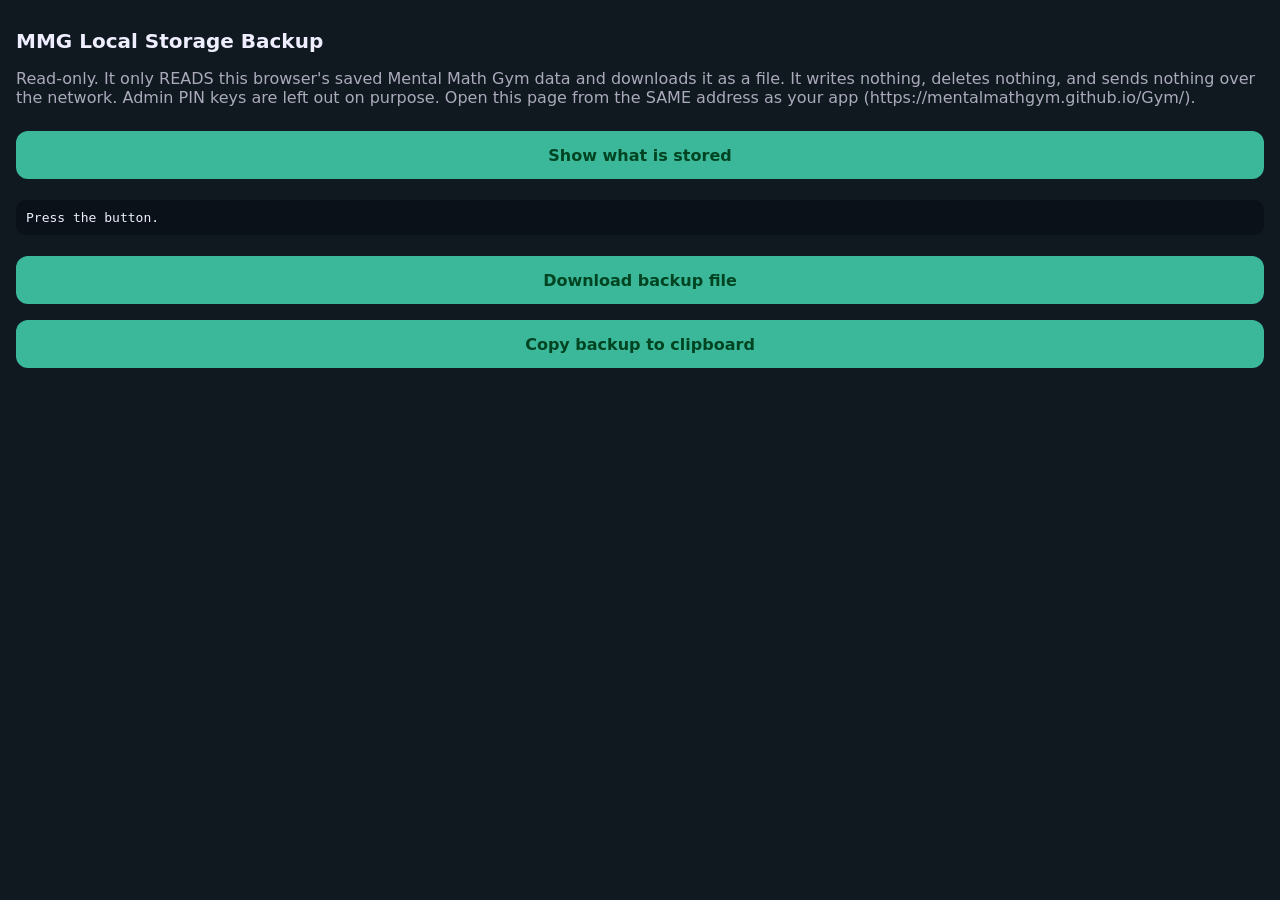
<file: MMG-LOCAL-STORAGE-BACKUP.html>
<!doctype html>
<html lang="en"><head><meta charset="utf-8"><meta name="viewport" content="width=device-width,initial-scale=1">
<title>MMG Local Storage Backup (read-only)</title>
<style>body{font:16px system-ui,sans-serif;margin:0;padding:16px;background:#101820;color:#eef}h1{font-size:20px}button{font:inherit;min-height:48px;width:100%;margin:8px 0;border-radius:12px;border:0;background:#3bb89a;color:#042;font-weight:700}pre{background:#0a1118;padding:10px;border-radius:10px;overflow:auto;font-size:13px;white-space:pre-wrap}.m{color:#aab}</style></head>
<body>
<h1>MMG Local Storage Backup</h1>
<p class="m">Read-only. It only READS this browser's saved Mental Math Gym data and downloads it as a file. It writes nothing, deletes nothing, and sends nothing over the network. Admin PIN keys are left out on purpose. Open this page from the SAME address as your app (https://mentalmathgym.github.io/Gym/).</p>
<button id="go">Show what is stored</button>
<pre id="out">Press the button.</pre>
<button id="dl" disabled>Download backup file</button>
<button id="cp" disabled>Copy backup to clipboard</button>
<script>
'use strict';
const SKIP=['mmg_v2_pin','mmg_v271_pinhash','mmg_v271_pinlock'];
let payload=null;
function build(){
  const keys={};let n=0;
  for(let i=0;i<localStorage.length;i++){const k=localStorage.key(i);if(!k||!k.startsWith('mmg_')||SKIP.includes(k))continue;keys[k]=localStorage.getItem(k);n++}
  let book=null,data=null;try{book=JSON.parse(keys['mmg_book_library_progress_v1']||'null')}catch(e){}try{data=JSON.parse(keys['mmg_v2_data']||'null')}catch(e){}
  const summary={book:book?{attempted:book.attempted,correct:book.correct,historyRows:(book.history||[]).length}:null,
    data:data&&data.progress?{attempted:data.progress.attempted,correct:data.progress.correct,chapters:(data.chapters||[]).length,historyRows:(data.progress.history||[]).length}:null};
  payload={app:'The Mental Math Gym',format:'MMG-RAW-LOCALSTORAGE-BACKUP',version:1,origin:location.origin,exportedAt:new Date().toISOString(),keyCount:n,summary,keys};
  return payload;
}
document.getElementById('go').onclick=()=>{const p=build();document.getElementById('out').textContent='Origin: '+p.origin+'\nKeys found: '+p.keyCount+'\nBook progress: '+JSON.stringify(p.summary.book)+'\nData area: '+JSON.stringify(p.summary.data)+(p.keyCount?'':'\n\nNOTHING found. You are probably on a different address than your app.');document.getElementById('dl').disabled=!p.keyCount;document.getElementById('cp').disabled=!p.keyCount};
document.getElementById('dl').onclick=()=>{const p=payload||build();const b=new Blob([JSON.stringify(p,null,2)],{type:'application/json'});const a=document.createElement('a');a.href=URL.createObjectURL(b);a.download='mmg-local-storage-backup-'+new Date().toISOString().slice(0,10)+'.json';document.body.appendChild(a);a.click();a.remove()};
document.getElementById('cp').onclick=async()=>{try{await navigator.clipboard.writeText(JSON.stringify(payload||build(),null,2));alert('Copied.')}catch(e){alert('Copy failed: '+e.message)}};
</script></body></html>
</file>
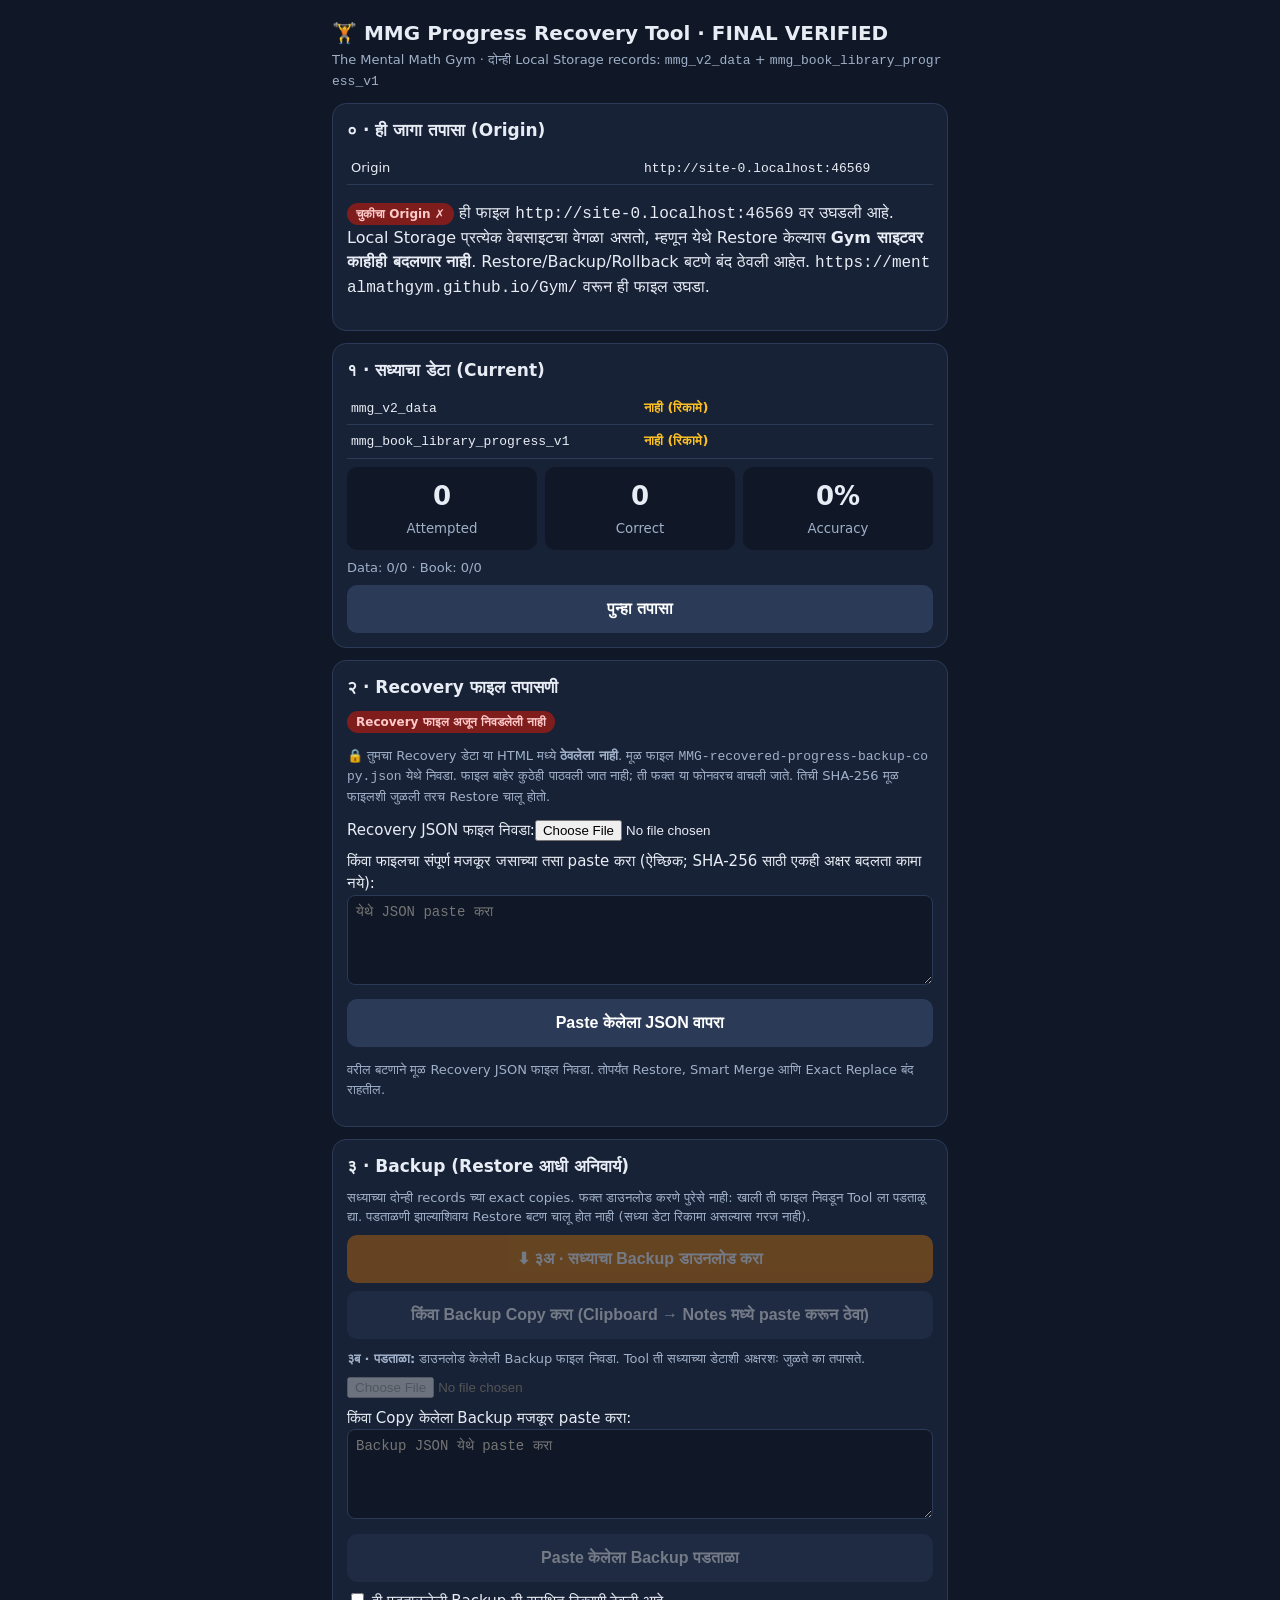
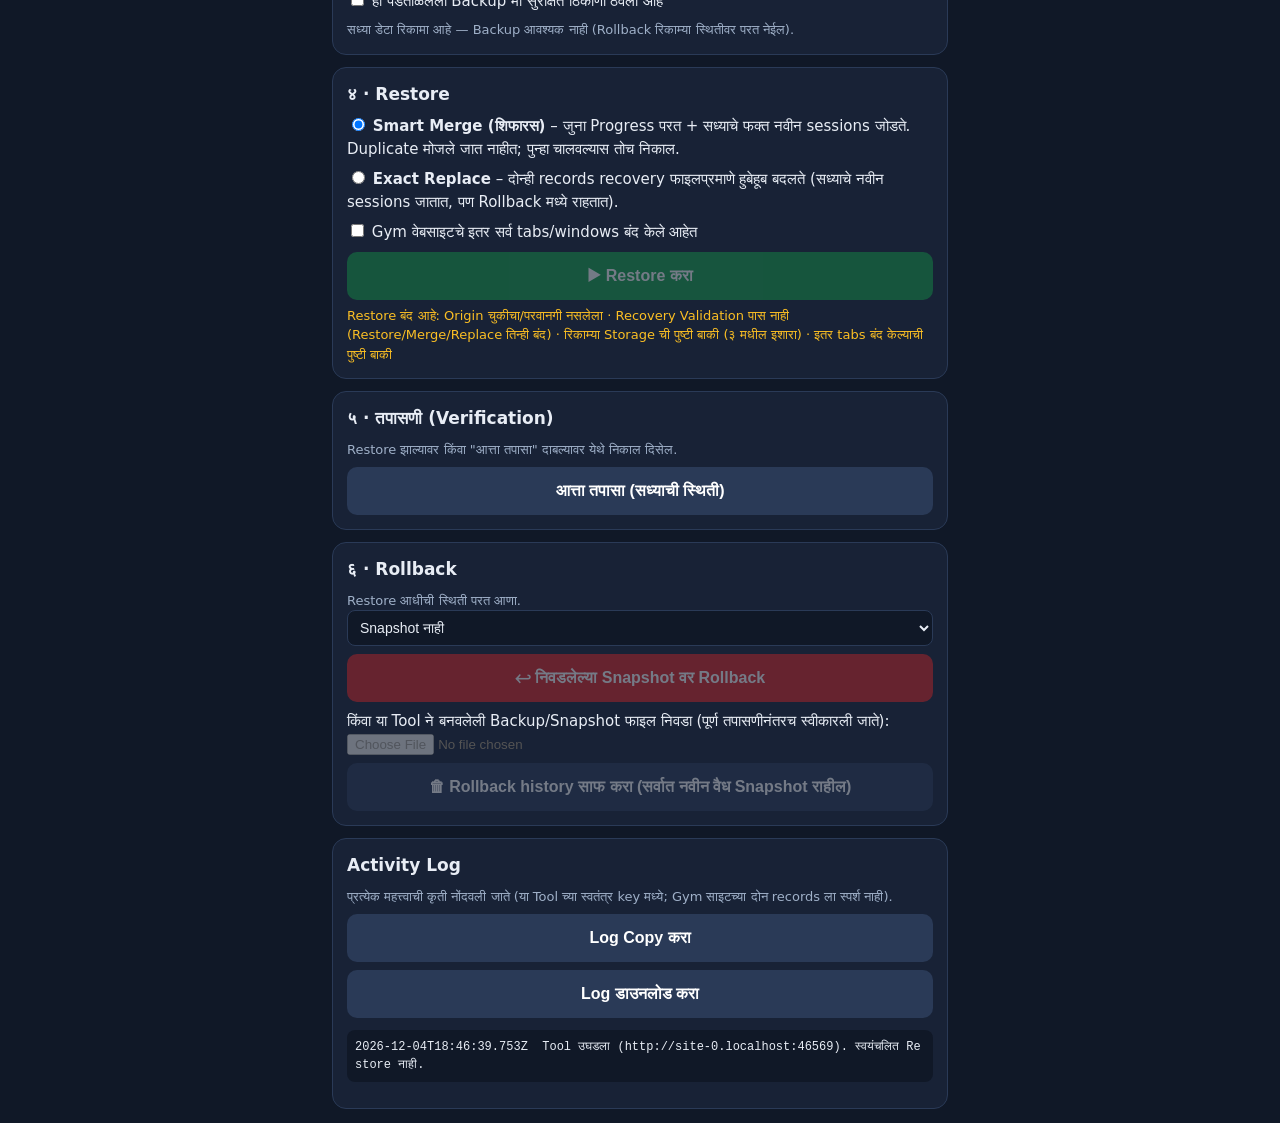
<file: MMG-RESTORE-TOOL-FINAL-VERIFIED.html>
<!DOCTYPE html>
<html lang="mr">
<head>
<meta charset="utf-8">
<meta name="viewport" content="width=device-width,initial-scale=1">
<meta name="theme-color" content="#101827">
<title>MMG Progress Recovery Tool — FINAL VERIFIED</title>
<style>
*{box-sizing:border-box}
body{margin:0;background:#101827;color:#e8edf5;font:16px/1.5 system-ui,-apple-system,Roboto,sans-serif;padding:12px;max-width:640px;margin:0 auto}
h1{font-size:20px;margin:6px 0 2px}h2{font-size:17px;margin:0 0 8px}
.sub{color:#9fb0c8;font-size:13px;margin-bottom:12px}
.card{background:#182236;border:1px solid #2a3a57;border-radius:14px;padding:14px;margin-bottom:12px}
.btn{display:block;width:100%;padding:13px;border:0;border-radius:10px;background:#3b82f6;color:#fff;font-size:16px;font-weight:600;margin-top:8px}
.btn.sec{background:#2a3a57}.btn.warn{background:#d97706}.btn.red{background:#dc2626}.btn.green{background:#16a34a}
.btn:disabled{opacity:.4}
table{width:100%;border-collapse:collapse;font-size:13px;table-layout:fixed}td,th{padding:6px 4px;border-bottom:1px solid #2a3a57;text-align:left;vertical-align:top;overflow-wrap:anywhere;word-break:break-word}#valid th:last-child,#valid td:last-child{width:30px;text-align:center}#verify th:last-child,#verify td:last-child{width:58px;text-align:center}code{overflow-wrap:anywhere;word-break:break-all}
.ok{color:#4ade80;font-weight:700}.bad{color:#f87171;font-weight:700}.wn{color:#fbbf24;font-weight:700}
.badge{display:inline-block;padding:2px 9px;border-radius:99px;font-size:12px;font-weight:700}
.b-ok{background:#14532d;color:#bbf7d0}.b-bad{background:#7f1d1d;color:#fecaca}.b-wn{background:#78350f;color:#fde68a}
.big{display:flex;gap:8px;margin:8px 0}.big div{flex:1;background:#101827;border-radius:10px;padding:10px;text-align:center}
.big b{display:block;font-size:26px}.big small{color:#9fb0c8}
label{display:block;margin:8px 0;font-size:15px}
textarea,select{width:100%;background:#101827;color:#e8edf5;border:1px solid #2a3a57;border-radius:8px;padding:8px;font-size:14px}
textarea{height:90px;font-family:monospace}
.muted{color:#9fb0c8;font-size:13px}
#whyBox{color:#fbbf24;font-size:13px;margin-top:6px}
.warnbox{background:#3b1010;border:1px solid #f87171;border-radius:10px;padding:10px;margin:8px 0;font-size:14px}
.warnbox li{margin:4px 0}
/* */.hidden{display:none!important}.btn{min-height:48px}button:focus-visible,input:focus-visible,select:focus-visible,textarea:focus-visible{outline:3px solid #fbbf24;outline-offset:2px}.pass{color:#4ade80;font-weight:700}.fail{color:#f87171;font-weight:700}.na{color:#fbbf24;font-weight:700}.verdict{font-size:20px;font-weight:800;margin:8px 0}
pre{white-space:pre-wrap;word-break:break-all;background:#101827;border-radius:8px;padding:8px;font-size:12px;max-height:200px;overflow:auto}
</style>
</head>
<body>
<h1>🏋️ MMG Progress Recovery Tool · FINAL VERIFIED</h1>
<div class="sub">The Mental Math Gym · दोन्ही Local Storage records: <code>mmg_v2_data</code> + <code>mmg_book_library_progress_v1</code></div>

<div class="card" id="envCard"><h2>० · ही जागा तपासा (Origin)</h2><div id="env" role="status" aria-live="polite"></div></div>
<div id="emergency" class="warnbox hidden" role="alert" tabindex="-1"></div>
<div id="journalBox" class="warnbox hidden" role="alert"></div>

<div class="card"><h2>१ · सध्याचा डेटा (Current)</h2><div id="cur"></div>
<button class="btn sec" id="btnRescan">पुन्हा तपासा</button></div>

<div class="card"><h2>२ · Recovery फाइल तपासणी</h2>
<div id="recInfo"></div>
<p class="muted">🔒 तुमचा Recovery डेटा या HTML मध्ये <b>ठेवलेला नाही</b>. मूळ फाइल <code>MMG-recovered-progress-backup-copy.json</code> येथे निवडा. फाइल बाहेर कुठेही पाठवली जात नाही; ती फक्त या फोनवरच वाचली जाते. तिची SHA-256 मूळ फाइलशी जुळली तरच Restore चालू होतो.</p>
<label>Recovery JSON फाइल निवडा:<input type="file" id="file" accept=".json,application/json,text/plain,*/*"></label>
<label>किंवा फाइलचा संपूर्ण मजकूर जसाच्या तसा paste करा (ऐच्छिक; SHA-256 साठी एकही अक्षर बदलता कामा नये):<textarea id="paste" placeholder="येथे JSON paste करा"></textarea></label>
<button class="btn sec" id="btnPaste">Paste केलेला JSON वापरा</button>
<div id="valid"></div></div>

<div class="card"><h2>३ · Backup (Restore आधी अनिवार्य)</h2>
<div class="muted">सध्याच्या दोन्ही records च्या exact copies. फक्त डाउनलोड करणे पुरेसे नाही: खाली ती फाइल निवडून Tool ला पडताळू द्या. पडताळणी झाल्याशिवाय Restore बटण चालू होत नाही (सध्या डेटा रिकामा असल्यास गरज नाही).</div>
<button class="btn warn" id="btnBackup">⬇ ३अ · सध्याचा Backup डाउनलोड करा</button>
<button class="btn sec" id="btnCopy">किंवा Backup Copy करा (Clipboard → Notes मध्ये paste करून ठेवा)</button>
<div class="muted" style="margin-top:10px"><b>३ब · पडताळा:</b> डाउनलोड केलेली Backup फाइल निवडा. Tool ती सध्याच्या डेटाशी अक्षरशः जुळते का तपासते.</div>
<label><input type="file" id="bkFile" accept=".json,application/json,text/plain,*/*"></label>
<label>किंवा Copy केलेला Backup मजकूर paste करा:<textarea id="bkPaste" placeholder="Backup JSON येथे paste करा"></textarea></label>
<button class="btn sec" id="btnBkPaste">Paste केलेला Backup पडताळा</button>
<label><input type="checkbox" id="chkSafe"> ही पडताळलेली Backup मी सुरक्षित ठिकाणी ठेवली आहे</label>
<div id="badBox" class="warnbox hidden" role="alert"><b>⚠ सध्याच्या डेटात विसंगती/दोष आढळले</b><ul id="badList"></ul>असा डेटा Backup मध्ये जसाच्या तसा जतन होतो, पण Rollback फाइल म्हणून पुन्हा स्वीकारला जाणार नाही (कारण ती अवैध ठरते). पुढे जायचे असल्यास पुष्टी द्या.<label><input type="checkbox" id="chkBad"> मला समजले: सध्याचा डेटा नियमांत बसत नाही; Backup फाइल मी जपून ठेवेन</label></div>
<div id="emptyBox" class="warnbox hidden" role="alert"><b>⚠ सध्याचा Local Storage पूर्ण रिकामा आहे.</b><br>याचा अर्थ एक तर डेटा खरोखर गेला आहे, किंवा तुम्ही चुकीचा browser/profile/Incognito वापरत आहात. रिकाम्या storage साठी Backup फाइलमध्ये काहीही नसते, म्हणून <b>Rollback फक्त "रिकामे" या स्थितीवर परत नेईल</b> (दुसरी वैध Snapshot/Backup फाइल असल्याशिवाय). कृपया ही बाब मान्य करा.
<label><input type="checkbox" id="chkEmpty"> मला हे समजले; मी Gym साइट नेहमी वापरतो तोच Chrome/profile (Incognito नाही) वापरत आहे</label></div>
<div id="bkStatus" class="muted" role="status" aria-live="polite"></div></div>

<div class="card"><h2>४ · Restore</h2>
<label><input type="radio" name="mode" value="merge" checked> <b>Smart Merge (शिफारस)</b> – जुना Progress परत + सध्याचे फक्त नवीन sessions जोडते. Duplicate मोजले जात नाहीत; पुन्हा चालवल्यास तोच निकाल.</label>
<label><input type="radio" name="mode" value="replace"> <b>Exact Replace</b> – दोन्ही records recovery फाइलप्रमाणे हुबेहूब बदलते (सध्याचे नवीन sessions जातात, पण Rollback मध्ये राहतात).</label>
<div id="preview"></div>
<label><input type="checkbox" id="chkTabs"> Gym वेबसाइटचे इतर सर्व tabs/windows बंद केले आहेत</label>
<button class="btn green" id="btnRestore" disabled>▶ Restore करा</button><div id="whyBox" role="status" aria-live="polite"></div></div>

<div class="card"><h2>५ · तपासणी (Verification)</h2><div id="verify" class="muted" role="status" aria-live="polite">Restore झाल्यावर किंवा "आत्ता तपासा" दाबल्यावर येथे निकाल दिसेल.</div>
<button class="btn sec" id="btnVerify">आत्ता तपासा (सध्याची स्थिती)</button></div>

<div class="card"><h2>६ · Rollback</h2>
<div class="muted">Restore आधीची स्थिती परत आणा.</div>
<select id="rollSel"></select>
<button class="btn red" id="btnRollback">↩ निवडलेल्या Snapshot वर Rollback</button>
<label>किंवा या Tool ने बनवलेली Backup/Snapshot फाइल निवडा (पूर्ण तपासणीनंतरच स्वीकारली जाते):<input type="file" id="rollFile" accept=".json,application/json,text/plain,*/*"></label>
<button class="btn sec" id="btnClearRolls">🗑 Rollback history साफ करा (सर्वात नवीन वैध Snapshot राहील)</button>
<div id="rollStatus" class="muted" role="status" aria-live="polite"></div></div>

<div class="card"><h2>Activity Log</h2><div class="muted">प्रत्येक महत्त्वाची कृती नोंदवली जाते (या Tool च्या स्वतंत्र key मध्ये; Gym साइटच्या दोन records ला स्पर्श नाही).</div><button class="btn sec" id="btnLogCopy">Log Copy करा</button><button class="btn sec" id="btnLogDl">Log डाउनलोड करा</button><pre id="log"></pre></div>

<script>
'use strict';
const KA='mmg_v2_data',KB='mmg_book_library_progress_v1',ROLL='mmg_restore_tool_rollback_v1',JKEY='mmg_restore_tool_journal_v1',ROLLBAD='mmg_restore_tool_rollback_corrupt_v1';
const EXPECT={att:172,cor:93,acc:54,dAtt:35,dCor:30,bAtt:137,bCor:63,dHist:4,bHist:13};
const $=id=>document.getElementById(id);
const clone=x=>JSON.parse(JSON.stringify(x));
const safe=v=>{const n=Number(v);return Number.isFinite(n)&&n>0?Math.floor(n):0};
let recovery=null,recSource='',backupRaw=null,bkNote='',mergeBlocked=false,hashState='na',busy=false,extChange=0,emergencySnap=null;
const RECOVERY_SHA='14ed69700ec43486730a3304dd889acc51f67a577aeb73623377c17d7580bae0';
const logEl=$('log'),LOGKEY='mmg_restore_tool_log_v1';
function lsGet(k){try{return localStorage.getItem(k)}catch(e){return undefined}} /* undefined = वाचता आला नाही (null = key नाही) */
let logLines=[];try{logLines=JSON.parse(lsGet(LOGKEY)||'[]');if(!Array.isArray(logLines))logLines=[]}catch(e){logLines=[]}
function renderLog(){logEl.textContent=logLines.join('\n')}
function log(m){logLines.unshift(new Date().toISOString()+'  '+m);logLines=logLines.slice(0,200);try{localStorage.setItem(LOGKEY,JSON.stringify(logLines))}catch(e){}renderLog()}
/* ---------- शुद्ध (synchronous) SHA-256: crypto.subtle वर अवलंबून नाही ---------- */
const SHA_C=(function(){const k=[],p=[];for(let n=2;k.length<64;n++){let pr=true;for(let i=2;i*i<=n;i++)if(n%i===0){pr=false;break}if(pr){p.push(n);k.push(Math.floor((Math.cbrt(n)%1)*4294967296))}}return{k,h:p.slice(0,8).map(n=>Math.floor((Math.sqrt(n)%1)*4294967296))}})();
function sha256(str){
  const K=SHA_C.k,H=SHA_C.h.slice(),by=new TextEncoder().encode(String(str)),l=by.length,nb=((l+9+63)>>6)<<6,w=new Uint8Array(nb);
  w.set(by);w[l]=0x80;const dv=new DataView(w.buffer);dv.setUint32(nb-8,Math.floor(l/0x20000000));dv.setUint32(nb-4,(l<<3)>>>0);
  const W=new Uint32Array(64),rr=(x,n)=>(x>>>n)|(x<<(32-n));
  for(let o=0;o<nb;o+=64){
    for(let i=0;i<16;i++)W[i]=dv.getUint32(o+i*4);
    for(let i=16;i<64;i++){const a=W[i-15],c=W[i-2];W[i]=(W[i-16]+(rr(a,7)^rr(a,18)^(a>>>3))+W[i-7]+(rr(c,17)^rr(c,19)^(c>>>10)))|0}
    let a=H[0],b=H[1],c=H[2],d=H[3],e=H[4],f=H[5],g=H[6],h=H[7];
    for(let i=0;i<64;i++){const t1=(h+(rr(e,6)^rr(e,11)^rr(e,25))+((e&f)^(~e&g))+K[i]+W[i])|0,t2=((rr(a,2)^rr(a,13)^rr(a,22))+((a&b)^(a&c)^(b&c)))|0;h=g;g=f;f=e;e=(d+t1)|0;d=c;c=b;b=a;a=(t1+t2)|0}
    H[0]=(H[0]+a)|0;H[1]=(H[1]+b)|0;H[2]=(H[2]+c)|0;H[3]=(H[3]+d)|0;H[4]=(H[4]+e)|0;H[5]=(H[5]+f)|0;H[6]=(H[6]+g)|0;H[7]=(H[7]+h)|0;
  }
  return H.map(x=>(x>>>0).toString(16).padStart(8,'0')).join('');
}
const sleep=ms=>new Promise(r=>setTimeout(r,ms));

const esc=s=>String(s).replace(/[&<>"]/g,c=>({'&':'&amp;','<':'&lt;','>':'&gt;','"':'&quot;'}[c]));

/* ---------- origin ---------- */
const LIVE='https://mentalmathgym.github.io';
const isLive=location.origin===LIVE;
const isTest=['localhost','127.0.0.1','[::1]'].includes(location.hostname);
const writable=isLive||isTest;
const LS_OK=(function(){try{localStorage.setItem('__t','1');localStorage.removeItem('__t');return true}catch(e){return false}})();
function lsOK(){return LS_OK}
function renderEnv(){
  let h='<table><tr><td>Origin</td><td><code>'+esc(location.origin)+'</code></td></tr></table>';
  if(isLive)h+='<p><span class="badge b-ok">LIVE साइटचाच Origin ✓</span> येथे केलेला Restore Gym साइटला थेट दिसेल.</p>';
  else if(isTest)h+='<p><span class="badge b-wn">TEST Origin</span> हा फक्त चाचणीसाठी आहे; Live साइटवर परिणाम होणार नाही.</p>';
  else h+='<p><span class="badge b-bad">चुकीचा Origin ✗</span> ही फाइल <code>'+esc(location.origin)+'</code> वर उघडली आहे. Local Storage प्रत्येक वेबसाइटचा वेगळा असतो, म्हणून येथे Restore केल्यास <b>Gym साइटवर काहीही बदलणार नाही</b>. Restore/Backup/Rollback बटणे बंद ठेवली आहेत. <code>'+LIVE+'/Gym/</code> वरून ही फाइल उघडा.</p>';
  if(!lsOK())h+='<p class="bad">Local Storage उपलब्ध नाही (Private/Incognito mode?). सामान्य Chrome tab वापरा.</p>';
  $('env').innerHTML=h;
}

/* ---------- parsing/stats ---------- */
function parseRaw(raw){if(raw===undefined)return{raw:null,val:null,ok:false,err:'Storage वाचता आला नाही'};if(raw===null)return{raw:null,val:null,ok:true,empty:true};try{return{raw,val:JSON.parse(raw),ok:true}}catch(e){return{raw,val:null,ok:false,err:e.message}}}
function statsFrom(a,b){
  const pa=(a&&a.progress)||{},pb=b||{};
  const dA=safe(pa.attempted),dC=Math.min(safe(pa.correct),dA),bA=safe(pb.attempted),bC=Math.min(safe(pb.correct),bA);
  const att=dA+bA,cor=dC+bC;
  return{dA,dC,bA,bC,att,cor,acc:att?Math.round(cor/att*100):0,dH:Array.isArray(pa.history)?pa.history.length:0,bH:Array.isArray(pb.history)?pb.history.length:0};
}
/* Canonical fingerprint: ID असो वा नसो, एकाच session चे सर्व रूपे एकाच fingerprint ला जुळतात.
   Book: timestamp(ts / at) | chapter | mode | attempted | correct
   Data: timestamp(completedAt / ts) | chapterId | topicId | attempted | correct
   Timestamp ts आणि at/completedAt या दोन्हींतून (उपलब्ध असतील तसे) काढले जाते; कोणतीही एक जुळली तरी तीच नोंद. */
const normS=s=>String(s==null?'':s).trim().replace(/\s+/g,' ').toLowerCase();
function tsList(x){const o=[];const n=Number(x&&x.ts);if(Number.isFinite(n)&&n>0)o.push(String(Math.round(n)));
  const p=Date.parse(x&&(x.at||x.completedAt));if(Number.isFinite(p)&&!o.includes(String(p)))o.push(String(p));
  if(!o.length)o.push('nots:'+normS(x&&(x.at||x.completedAt)));return o}
const fpsB=x=>tsList(x).map(t=>[t,normS(x&&(x.chapter||x.chapterTitle)),normS(x&&x.mode),safe(x&&x.attempted),safe(x&&x.correct)].join('|'));
const fpsA=x=>tsList(x).map(t=>[t,normS(x&&x.chapterId),normS(x&&x.topicId),safe(x&&x.attempted),safe(x&&x.correct)].join('|'));
const idOf=x=>x&&x.id!=null&&String(x.id)!==''?String(x.id):'';
function mkIndex(fps){const f=new Set(),i=new Set();return{
  has(x){const id=idOf(x);return fps(x).some(k=>f.has(k))||(id!==''&&i.has(id))},
  add(x){fps(x).forEach(k=>f.add(k));const id=idOf(x);if(id)i.add(id)}}}
function dupCount(arr,fps){const ix=mkIndex(fps);let d=0;arr.forEach(x=>{if(ix.has(x))d++;else ix.add(x)});return d}
const dupA=a=>dupCount(a||[],fpsA),dupB=a=>dupCount(a||[],fpsB);
const tsKey=x=>Math.max(...tsList(x).map(Number).filter(Number.isFinite),0);

/* ---------- current ---------- */
function readCurrent(){const A=parseRaw(lsGet(KA)),B=parseRaw(lsGet(KB));return{A,B}}
function renderCurrent(){
  const {A,B}=readCurrent();let h='';
  const row=(k,p)=>'<tr><td><code>'+k+'</code></td><td>'+(p.empty?'<span class="wn">नाही (रिकामे)</span>':p.ok?'आहे · '+p.raw.length+' अक्षरे':'<span class="bad">खराब JSON: '+esc(p.err)+'</span>')+'</td></tr>';
  h+='<table>'+row(KA,A)+row(KB,B)+'</table>';
  const s=statsFrom(A.val,B.val);
  h+='<div class="big"><div><b>'+s.att+'</b><small>Attempted</small></div><div><b>'+s.cor+'</b><small>Correct</small></div><div><b>'+s.acc+'%</b><small>Accuracy</small></div></div>';
  h+='<div class="muted">Data: '+s.dA+'/'+s.dC+' · Book: '+s.bA+'/'+s.bC+'</div>';
  const iss=curIssues();
  h+=iss.length?'<div class="muted"><span class="bad">रचना तपासणी: '+iss.length+' दोष</span></div>':((A.empty&&B.empty)?'':'<div class="muted"><span class="ok">रचना तपासणी ✓</span> (counters, byChapter, History, Duplicate)</div>');
  if(B.ok&&!B.empty){const rn=rowNotes(KB,B.val);if(rn)h+='<div class="muted">'+esc(rn)+'</div>'}
  $('cur').innerHTML=h;
  $('badList').innerHTML=iss.map(x=>'<li>'+esc(x)+'</li>').join('');
  $('badBox').classList.toggle('hidden',!iss.length);
  return {A,B,s};
}

/* ---------- recovery validation ---------- */
/* ===== Recovery Validation (सर्व अनिवार्य तपासण्या पास झाल्याशिवाय Restore/Merge/Replace तिन्ही बंद) ===== */
const isObj=x=>x!==null&&typeof x==='object'&&!Array.isArray(x);
const isCnt=n=>typeof n==='number'&&Number.isInteger(n)&&n>=0;
function deepFreeze(o){if(o&&typeof o==='object'&&!Object.isFrozen(o)){Object.freeze(o);Object.values(o).forEach(deepFreeze)}return o}
/* ===== validateRecord: एका record ची सखोल तपासणी (Recovery/Current/Snapshot साठी एकच नियम) ===== */
const CATS={STRUCT:'रचना',NESTED:'Nested रचना',COUNTERS:'Counters',BYCHAPTER:'byChapter',HISTORY:'History',ROWS:'Book rows',DUP:'Duplicate'};
const CATL={STRUCT:' (पूर्ण रचना)',NESTED:' (chapters/topics/lessons/questions)',COUNTERS:' (पूर्णांक, correct ≤ attempted)',BYCHAPTER:' (बेरीज = counters)',HISTORY:' (वैध नोंदी, ≤ counters)',ROWS:' (rows/item रचना, गुण जुळणी)',DUP:' (Duplicate नाहीत)'};
const DANGER=['__proto__','constructor','prototype'];
const isStr=x=>typeof x==='string',isNeStr=x=>typeof x==='string'&&x.trim()!=='';
const validTime=x=>isNeStr(x)&&Number.isFinite(Date.parse(x));
const isNum=x=>typeof x==='number'&&Number.isFinite(x);
/* सखोल Nested तपासणी. अतिरिक्त (optional/अज्ञात) fields नाकारले जात नाहीत; काहीही बदलले/शोधले जात नाही. */
function nestedChecks(key,v,e){
  const dupGuard=(set,id,p)=>{if(set.has(id))e('NESTED',p+' Duplicate id "'+id+'"');set.add(id)};
  if(key===KA){
    const seenC=new Set();
    (Array.isArray(v.chapters)?v.chapters:[]).forEach((c,i)=>{
      const p='chapters['+i+']';
      if(!isObj(c)){e('NESTED',p+' object नाही');return}
      if(!isNeStr(c.id))e('NESTED',p+'.id रिकामा/string नाही');else{dupGuard(seenC,c.id,p);if(DANGER.includes(c.id))e('NESTED',p+'.id धोकादायक')}
      if(!isStr(c.title))e('NESTED',p+'.title string नाही');
      if(!isStr(c.description))e('NESTED',p+'.description string नाही');
      if(c.order!==undefined&&!isNum(c.order))e('NESTED',p+'.order संख्या नाही');
      if(!Array.isArray(c.topics)){e('NESTED',p+'.topics array नाही');return}
      const seenT=new Set();
      c.topics.forEach((t,j)=>{
        const tp=p+'.topics['+j+']';
        if(!isObj(t)){e('NESTED',tp+' object नाही');return}
        if(!isNeStr(t.id))e('NESTED',tp+'.id रिकामा/string नाही');else dupGuard(seenT,t.id,tp);
        if(!isStr(t.title))e('NESTED',tp+'.title string नाही');
        if(!Array.isArray(t.lessons))e('NESTED',tp+'.lessons array नाही');
        else{const sl=new Set();t.lessons.forEach((l,k)=>{const lp=tp+'.lessons['+k+']';
          if(!isObj(l)){e('NESTED',lp+' object नाही');return}
          if(!isNeStr(l.id))e('NESTED',lp+'.id रिकामा/string नाही');else dupGuard(sl,l.id,lp);
          if(!isStr(l.title))e('NESTED',lp+'.title string नाही');
          if(!isStr(l.content))e('NESTED',lp+'.content string नाही')})}
        if(!Array.isArray(t.questions))e('NESTED',tp+'.questions array नाही');
        else{const sq=new Set();t.questions.forEach((q,k)=>{const qp=tp+'.questions['+k+']';
          if(!isObj(q)){e('NESTED',qp+' object नाही');return}
          if(!isNeStr(q.id))e('NESTED',qp+'.id रिकामा/string नाही');else dupGuard(sq,q.id,qp);
          if(!isNeStr(q.prompt))e('NESTED',qp+'.prompt रिकामा/string नाही');
          if(!(isStr(q.answer)||isNum(q.answer)))e('NESTED',qp+'.answer string/संख्या नाही');
          if(q.explanation!==undefined&&!isStr(q.explanation))e('NESTED',qp+'.explanation string नाही');
          if(q.difficulty!==undefined&&!isStr(q.difficulty))e('NESTED',qp+'.difficulty string नाही')})}
      });
    });
    const h=isObj(v.progress)&&Array.isArray(v.progress.history)?v.progress.history:[];
    h.forEach((x,i)=>{if(!isObj(x))return;const p='progress.history['+i+']';
      if(!isNeStr(x.id))e('HISTORY',p+'.id रिकामा/string नाही');
      if(!isNeStr(x.topicId))e('HISTORY',p+'.topicId रिकामा/string नाही');
      if(!validTime(x.completedAt))e('HISTORY',p+'.completedAt (timestamp) अवैध/नाही');
      if(x.chapterTitle!==undefined&&!isStr(x.chapterTitle))e('HISTORY',p+'.chapterTitle string नाही');
      if(x.topicTitle!==undefined&&!isStr(x.topicTitle))e('HISTORY',p+'.topicTitle string नाही');
      if(x.accuracy!==undefined){if(!isNum(x.accuracy)||x.accuracy<0||x.accuracy>100)e('HISTORY',p+'.accuracy 0–100 संख्या नाही');
        else if(isCnt(x.attempted)&&isCnt(x.correct)&&x.attempted>0&&x.accuracy!==Math.round(x.correct/x.attempted*100))e('HISTORY',p+'.accuracy ('+x.accuracy+') ≠ correct/attempted')}});
  }else{
    const h=Array.isArray(v.history)?v.history:[];
    h.forEach((x,i)=>{if(!isObj(x))return;const p='history['+i+']';
      if(!isNeStr(x.chapter))e('HISTORY',p+'.chapter रिकामा/string नाही');
      if(!isNeStr(x.mode))e('HISTORY',p+'.mode रिकामा/string नाही');
      const hasAt=x.at!==undefined,hasTs=x.ts!==undefined;
      if(!hasAt&&!hasTs)e('HISTORY',p+' timestamp (at/ts) नाही');
      if(hasAt&&!validTime(x.at))e('HISTORY',p+'.at अवैध timestamp');
      if(hasTs&&!(isNum(x.ts)&&x.ts>0))e('HISTORY',p+'.ts अवैध timestamp');
      if(hasAt&&hasTs&&validTime(x.at)&&isNum(x.ts)&&Math.round(x.ts)!==Date.parse(x.at))e('HISTORY',p+' ts व at परस्परविरोधी timestamp');
      if(x.id!==undefined&&!isNeStr(x.id))e('HISTORY',p+'.id रिकामा/string नाही');
      if(x.chapterId!==undefined&&!isNeStr(x.chapterId))e('HISTORY',p+'.chapterId रिकामा/string नाही');
      if(x.rows!==undefined){
        if(!Array.isArray(x.rows)){e('ROWS',p+'.rows array नाही');return}
        let okN=0;
        x.rows.forEach((r,k)=>{const rp=p+'.rows['+k+']';
          if(!isObj(r)){e('ROWS',rp+' object नाही');return}
          if(!isStr(r.q))e('ROWS',rp+'.q string नाही');
          const pair=(names,label)=>{const present=names.filter(nm=>r[nm]!==undefined);
            if(!present.length)e('ROWS',rp+': '+label+' ('+names.join(' किंवा ')+') नाही');
            present.forEach(nm=>{const z=r[nm];if(!(isStr(z)||isNum(z)))e('ROWS',rp+'.'+nm+' string किंवा संख्या असावे (आढळले: '+(z===null?'null':Array.isArray(z)?'array':typeof z)+')')})};
          pair(['your','you'],'तुमचे उत्तर');pair(['correct','right'],'बरोबर उत्तर');
          if(typeof r.ok!=='boolean')e('ROWS',rp+'.ok boolean नाही');else if(r.ok)okN++;
          if(r.item!==undefined&&(!isObj(r.item)||!isStr(r.item.q)))e('ROWS',rp+'.item रचना अवैध');});
        if(x.rows.length>0&&isCnt(x.attempted)&&isCnt(x.correct)){
          if(x.rows.length!==x.attempted)e('ROWS',p+': rows संख्या '+x.rows.length+' ≠ attempted '+x.attempted);
          if(okN!==x.correct)e('ROWS',p+': rows मधील बरोबर '+okN+' ≠ correct '+x.correct)}
      }});
    if(v.synced!==undefined&&(!Array.isArray(v.synced)||v.synced.some(z=>!(isStr(z)||isNum(z)))))e('STRUCT','synced (string/संख्या) array नाही');
  }
}
function validateRecord(key,v,o){
  o=o||{};const E=[],e=(c,m)=>E.push({c,m});
  if(!isObj(v)){e('STRUCT','object नाही');return E}
  let cA,cC,hist;
  if(key===KA){
    if(v.version!==2)e('STRUCT','version=2 अपेक्षित (आहे: '+String(v.version)+')');
    if(!Array.isArray(v.chapters))e('STRUCT','chapters array नाही');
    const p=v.progress;if(!isObj(p)){e('STRUCT','progress object नाही');return E}
    cA=p.attempted;cC=p.correct;hist=p.history;
    if(!Array.isArray(hist))e('STRUCT','progress.history array नाही');
    if(!isObj(p.byChapter))e('STRUCT','progress.byChapter object नाही');
  }else{cA=v.attempted;cC=v.correct;hist=v.history;if(!Array.isArray(hist))e('STRUCT','history array नाही')}
  const cOK=isCnt(cA)&&isCnt(cC);
  if(!cOK)e('COUNTERS','attempted/correct ऋण नसलेले पूर्णांक नाहीत');else if(cC>cA)e('COUNTERS','correct ('+cC+') > attempted ('+cA+')');
  let hOK=Array.isArray(hist);
  if(hOK){
    let bad=0,nonObj=0;
    hist.forEach(x=>{if(!isObj(x)){nonObj++;return}if(!isCnt(x.attempted)||!isCnt(x.correct)||x.correct>x.attempted)bad++;else if(key===KA&&(typeof x.chapterId!=='string'||!x.chapterId.trim()))bad++});
    if(nonObj)e('HISTORY',nonObj+' नोंद(ी) object नाहीत');
    if(bad)e('HISTORY',bad+' नोंद(ी) अवैध (attempted/correct/chapterId)');
    if(nonObj||bad)hOK=false;
  }
  if(cOK&&hOK){
    const sh=sumHist(hist);
    if(sh.a>cA||sh.c>cC)e('HISTORY','History बेरीज '+sh.a+'/'+sh.c+' > counters '+cA+'/'+cC);
    if(o.strictBook&&key===KB&&(sh.a!==cA||sh.c!==cC))e('HISTORY','Book History बेरीज '+sh.a+'/'+sh.c+' ≠ counters '+cA+'/'+cC);
  }
  if(key===KA&&isObj(v.progress)&&isObj(v.progress.byChapter)){
    let ba=0,bc=0,okb=true;
    Object.keys(v.progress.byChapter).forEach(k=>{if(DANGER.includes(k)||!k.trim()){e('BYCHAPTER','अवैध/धोकादायक key "'+k+'"');okb=false;return}const x=v.progress.byChapter[k];if(!isObj(x)||!isCnt(x.attempted)||!isCnt(x.correct)||x.correct>x.attempted){okb=false;return}ba+=x.attempted;bc+=x.correct});
    if(!okb)e('BYCHAPTER','byChapter मध्ये अवैध नोंदी');
    else if(cOK&&(ba!==cA||bc!==cC))e('BYCHAPTER','byChapter बेरीज '+ba+'/'+bc+' ≠ Data counters '+cA+'/'+cC);
  }
  if(hOK){const d=(key===KA?dupA:dupB)(hist);if(d)e('DUP',d+' Duplicate नोंद(ी)')}
  nestedChecks(key,v,e);
  return E;
}
/* माहितीपूर्ण (blocking नाही): rows मधील उत्तरांचे प्रकार. अंकीय दिसणारे string (उदा. "1,500") फक्त वाचनासाठी अर्थ लावले जातात; साठवलेले मूल्य कधीही बदलत नाही. */
const numOf=x=>{if(typeof x==='number')return Number.isFinite(x)?x:null;if(typeof x!=='string')return null;const t=x.trim().replace(/,/g,'');return /^-?\d+(\.\d+)?$/.test(t)?Number(t):null};
function rowNotes(key,v){
  if(key!==KB||!isObj(v)||!Array.isArray(v.history))return '';
  let n=0,sA=0,sB=0,numeric=0,text=0,mism=0,withRows=0,legacy=0;
  v.history.forEach(h=>{if(!isObj(h))return;if(!Array.isArray(h.rows)){legacy++;return}withRows++;
    h.rows.forEach(r=>{if(!isObj(r))return;n++;if(r.your!==undefined||r.correct!==undefined)sA++;else sB++;
      const y=r.your!==undefined?r.your:r.you,c=r.correct!==undefined?r.correct:r.right,ny=numOf(y),nc=numOf(c);
      if(ny===null||nc===null)text++;else{numeric++;if((ny===nc)!==(r.ok===true))mism++}})});
  return 'Book rows: '+withRows+' नोंदींमध्ये '+n+' rows (शैली your/correct: '+sA+', शैली you/right (cloud): '+sB+'); '+legacy+' जुन्या नोंदींना rows नाहीत (सामान्य). उत्तरे: '+numeric+' अंकीय (string/संख्या), '+text+' मजकूर; ok-विसंगती (फक्त माहिती): '+mism+'.';
}
function curIssues(){const out=[];[KA,KB].forEach(k=>{const raw=lsGet(k);if(raw===null)return;if(raw===undefined){out.push(k+': Storage वाचता आला नाही');return}let j;try{j=JSON.parse(raw)}catch(e){out.push(k+': JSON खराब');return}validateRecord(k,j).forEach(z=>out.push(k+' ['+CATS[z.c]+'] '+z.m))});return out}
function validateRecovery(d){
  const checks=[],notes=[];
  const add=(n,got,exp,ok)=>checks.push({n,got:String(got),exp:String(exp),ok:!!ok});
  const r=isObj(d)&&isObj(d.records)?d.records:{},a=r[KA],b=r[KB];
  add('format = MMG-RECOVERED-LOCALSTORAGE',isObj(d)?String(d.format):'?','MMG-RECOVERED-LOCALSTORAGE',isObj(d)&&d.format==='MMG-RECOVERED-LOCALSTORAGE');
  add('version = 1 (फाइल आवृत्ती)',isObj(d)?String(d.version):'?','1',isObj(d)&&d.version===1);
  add('app = The Mental Math Gym',isObj(d)?String(d.app):'?','The Mental Math Gym',isObj(d)&&d.app==='The Mental Math Gym');
  add('दोन्ही keys (mmg_v2_data, mmg_book_library_progress_v1) उपस्थित',(isObj(r)&&KA in r?'A ✓ ':'A ✗ ')+(isObj(r)&&KB in r?'B ✓':'B ✗'),'A ✓ B ✓',isObj(r)&&KA in r&&KB in r);
  const aOK=isObj(a)&&Array.isArray(a.chapters)&&isObj(a.progress)&&Array.isArray(a.progress.history)&&isObj(a.progress.byChapter);
  const bOK=isObj(b)&&Array.isArray(b.history);
  add(KA+' रचना (chapters, progress, byChapter, history)',aOK?'आहे':'अयोग्य/नाही','आहे',aOK);
  add(KB+' रचना (attempted, correct, history)',bOK?'आहे':'अयोग्य/नाही','आहे',bOK);
  if(!(aOK&&bOK))return{ok:false,checks,notes,stats:null};
  add(KA+' version = 2',String(a.version),'2',a.version===2);
  const pa=a.progress;
  const cntOK=isCnt(pa.attempted)&&isCnt(pa.correct)&&pa.correct<=pa.attempted&&isCnt(b.attempted)&&isCnt(b.correct)&&b.correct<=b.attempted;
  add('Counters पूर्णांक, ≥0 आणि Correct ≤ Attempted',cntOK?'होय':'नाही','होय',cntOK);
  const badEntries=[...pa.history,...b.history].filter(x=>!isObj(x)||!isCnt(x.attempted)||!isCnt(x.correct)||x.correct>x.attempted).length;
  add('सर्व History नोंदी वैध (attempted/correct पूर्णांक, correct ≤ attempted)',badEntries+' अवैध','0 अवैध',badEntries===0);
  if(!cntOK||badEntries)return{ok:false,checks,notes,stats:null};
  const s=statsFrom(a,b),dh=sumHist(pa.history),bh=sumHist(b.history);
  const bcA=Object.values(pa.byChapter).reduce((n,x)=>n+safe(x&&x.attempted),0),bcC=Object.values(pa.byChapter).reduce((n,x)=>n+safe(x&&x.correct),0);
  add('byChapter बेरीज = Data counters',bcA+'/'+bcC,s.dA+'/'+s.dC,bcA===s.dA&&bcC===s.dC);
  add('Data History बेरीज ≤ Data counters (जास्त असणे विसंगत)',dh.a+'/'+dh.c,'≤ '+s.dA+'/'+s.dC,dh.a<=s.dA&&dh.c<=s.dC);
  add('Book History बेरीज = Book counters',bh.a+'/'+bh.c,s.bA+'/'+s.bC,bh.a===s.bA&&bh.c===s.bC);
  const deep=validateRecord(KA,a).concat(validateRecord(KB,b,{strictBook:true}));
  add('सखोल रचना तपासणी (validateRecord) दोष',deep.length+(deep.length?' ('+deep.map(z=>CATS[z.c]+': '+z.m).join('; ')+')':''),'0',deep.length===0);
  const dups=dupA(pa.history)+dupB(b.history);
  add('फाइलमध्येच Duplicate नोंदी',dups,0,dups===0);
  const sm=isObj(d.summary)?d.summary:null;
  add('summary विभाग उपलब्ध',sm?'आहे':'नाही','आहे',!!sm);
  if(sm){
    const pairs=[['summary Data Attempted',sm.dataAttempted,s.dA],['summary Data Correct',sm.dataCorrect,s.dC],['summary Book Attempted',sm.bookAttempted,s.bA],['summary Book Correct',sm.bookCorrect,s.bC],['summary एकूण Attempted',sm.totalAttempted,s.att],['summary एकूण Correct',sm.totalCorrect,s.cor],['summary Accuracy %',sm.accuracy,s.acc],['summary Data History संख्या',sm.normalHistory,s.dH],['summary Book History संख्या',sm.bookHistory,s.bH]];
    pairs.forEach(([n,g,x])=>add(n+' = प्रत्यक्ष records',g,x,g===x));
  }
  [['Attempted (एकूण)',s.att,EXPECT.att],['Correct (एकूण)',s.cor,EXPECT.cor],['Accuracy %',s.acc,EXPECT.acc],['Data Attempted',s.dA,EXPECT.dAtt],['Data Correct',s.dC,EXPECT.dCor],['Book Attempted',s.bA,EXPECT.bAtt],['Book Correct',s.bC,EXPECT.bCor],['Data History नोंदी',s.dH,EXPECT.dHist],['Book History नोंदी',s.bH,EXPECT.bHist]].forEach(([n,g,x])=>add('अपेक्षित '+n,g,x,g===x));
  if(dh.a<s.dA||dh.c<s.dC)notes.push('ℹ <b>'+KA+'</b>: History बेरीज '+dh.a+'/'+dh.c+', पण counters '+s.dA+'/'+s.dC+' → History अपूर्ण आहे. Counters '+s.dA+'/'+s.dC+' जसेच्या तसे जतन केले जातात; History वरून Counters पुन्हा मोजले जात नाहीत.');
  return{ok:checks.every(c=>c.ok),checks,notes,stats:s};
}
function loadRecovery(text,src){const embedded=true; /* SHA-256 प्रत्येक स्रोतासाठी (फाइल/paste) अनिवार्य */
  recovery=null;recSource=src;hashState='na';
  let d=null,v,hx='';
  try{
    if(text instanceof Error)throw text;
    if(typeof text!=='string'||text.length>MAXB)throw new Error('फाइल/मजकूर खूप मोठा किंवा अयोग्य (कमाल '+MAXB+')');
    try{d=JSON.parse(text)}catch(e){throw new Error('JSON वाचता आला नाही: '+e.message)}
    v=validateRecovery(d);
    hx=sha256(text);
    if(embedded){ /* Embedded डेटासाठी SHA-256 अनिवार्य तपासणी */
      const same=hx===RECOVERY_SHA;hashState=same?'ok':'bad';
      v.checks.push({n:'फाइलची SHA-256 = मूळ Recovery फाइलची (अनिवार्य)',got:hx.slice(0,16)+'…',exp:RECOVERY_SHA.slice(0,16)+'…',ok:same});
      if(!same)v.ok=false;
    }
    if(v.ok){try{recovery={meta:deepFreeze(d),A:d.records[KA],B:d.records[KB],text:embedded?text:null,embedded:!!embedded}}catch(e){recovery=null;v={ok:false,checks:[{n:'फाइल प्रक्रिया',got:e.message,exp:'सामान्य रचना',ok:false}],notes:[],stats:null}}}
  }catch(e){v={ok:false,checks:[{n:'फाइल वाचन/तपासणी',got:e.message,exp:'वैध Recovery JSON',ok:false}],notes:[],stats:null}}
  let h='<table><tr><th>अनिवार्य तपासणी</th><th>मिळाले</th><th>अपेक्षित</th><th></th></tr>';
  v.checks.forEach(c=>h+='<tr><td>'+esc(c.n)+'</td><td>'+esc(c.got)+'</td><td>'+esc(c.exp)+'</td><td class="'+(c.ok?'ok':'bad')+'">'+(c.ok?'✓':'✗')+'</td></tr>');
  h+='</table><div id="shaInfo" class="muted">'+(hx?'SHA-256: <code>'+hx+'</code>':'')+'</div>';
  if(v.ok){
    h+='<p class="ok">✓ सर्व अनिवार्य तपासण्या पास: 172 / 93 / 54%</p>';
    if(v.notes.length)h+='<div class="muted">'+v.notes.join('<br>')+'</div>';
    h+='<div class="muted">'+esc(rowNotes(KB,d.records[KB]))+'</div>';
    $('recInfo').innerHTML='<span class="badge b-ok">फाइल वैध</span> '+esc(src)+'<div class="muted">exportedAt: '+esc(d.exportedAt||'?')+' · sourceOrigin: '+esc(d.sourceOrigin||'?')+'</div>';
    log('Recovery वैध: '+src+' → '+v.stats.att+'/'+v.stats.cor+' ('+v.stats.acc+'%)'+(embedded?' · SHA-256 ✓':''));
  }else{
    h+='<div class="warnbox" role="alert"><b>⛔ Recovery Validation अयशस्वी.</b> Restore, Smart Merge आणि Exact Replace तिन्ही बंद आहेत. काहीही बदललेले नाही. अयशस्वी तपासण्या वर ✗ ने दाखवल्या आहेत. योग्य मूळ फाइल निवडा.</div>';
    $('recInfo').innerHTML='<span class="badge b-bad">अयोग्य/अपूर्ण फाइल</span> '+esc(src);
    log('Recovery नाकारली ('+src+'): '+v.checks.filter(c=>!c.ok).map(c=>c.n).join('; '));
  }
  $('valid').innerHTML=h;
  renderPreview();updateButtons();
}

/* ---------- merge ---------- */
const byDesc=f=>(x,y)=>String(f(y)||'').localeCompare(String(f(x)||''));
/* ---- Merge सुरक्षा तपासणी: counters आणि History जुळत नसल्यास Merge थांबतो ---- */
function sumHist(h){let a=0,c=0;(Array.isArray(h)?h:[]).forEach(x=>{const xa=safe(x&&x.attempted);a+=xa;c+=Math.min(safe(x&&x.correct),xa)});return{a,c}}
function cnt(o){const a=safe(o&&o.attempted);return{a,c:Math.min(safe(o&&o.correct),a)}}
function guardKey(name,cur,rec,fps){
  const ch=Array.isArray(cur.history)?cur.history:[],rh=Array.isArray(rec.history)?rec.history:[];
  const cc=cnt(cur),rc=cnt(rec),cs=sumHist(ch),rs=sumHist(rh);
  const oa=cc.a-cs.a,oc=cc.c-cs.c,ra=rc.a-rs.a,rcor=rc.c-rs.c;
  const desc='<b>'+name+'</b>: counters '+cc.a+'/'+cc.c+', History बेरीज '+cs.a+'/'+cs.c;
  if(oa<0||oc<0)return desc+' → History ची बेरीज counters पेक्षा जास्त आहे; डेटा विसंगत.';
  if(oa!==0||oc!==0){
    const ix=mkIndex(fps);ch.forEach(x=>ix.add(x));
    const inherits=rh.every(x=>ix.has(x));
    if(!(inherits&&oa===ra&&oc===rcor))return desc+' → '+oa+' Attempted / '+oc+' Correct History शिवाय आहेत. ते Recovery मधील आहेत की नवीन प्रयत्न हे सिद्ध करता येत नाही; म्हणून दुहेरी मोजणी किंवा प्रयत्न गमावणे टाळता येईल याची खात्री नाही.';
  }
  if(ra>0||rcor>0){ // Recovery मध्येही History शिवाय जुने counters आहेत
    const ix=mkIndex(fps);rh.forEach(x=>ix.add(x));
    const minRec=rh.length?Math.min(...rh.map(tsKey)):Infinity;
    const old=ch.filter(x=>x&&typeof x==='object'&&!ix.has(x)&&!(tsKey(x)>=minRec));
    if(old.length)return desc+' → '+old.length+' नोंद(ी) Recovery च्या सर्वात जुन्या History नोंदीपेक्षा जुन्या/अनिश्चित वेळेच्या आहेत; त्या Recovery च्या History शिवायच्या जुन्या counters मध्ये आधीच मोजलेल्या असू शकतात.';
  }
  return null;
}
const looseA=x=>tsList(x).map(t=>[t,normS(x&&x.chapterId),normS(x&&x.topicId)].join('|'));
const looseB=x=>tsList(x).map(t=>[t,normS(x&&(x.chapter||x.chapterTitle)),normS(x&&x.mode)].join('|'));
const hasTs=x=>!tsList(x)[0].startsWith('nots:');
/* अस्पष्टता तपासणी: Duplicate सुरक्षितपणे ओळखता येत नसल्यास Merge थांबतो */
function ambiguity(name,cur,rec,fps,loose,isA,known){
  const ch=Array.isArray(cur.history)?cur.history:[],rh=Array.isArray(rec.history)?rec.history:[];
  const block=[],info=[],tag='<b>'+name+'</b>: ';
  const nonObj=ch.filter(x=>!isObj(x)).length;if(nonObj)block.push(tag+nonObj+' अवैध History नोंद(ी).');
  const objs=ch.filter(isObj);
  const idsRec=new Map();rh.forEach(x=>{const i=idOf(x);if(i)idsRec.set(i,x)});
  const recFp=new Set(),recLoose=new Set();rh.forEach(x=>{fps(x).forEach(k=>recFp.add(k));loose(x).forEach(k=>recLoose.add(k))});
  const ixRec=mkIndex(fps);rh.forEach(x=>ixRec.add(x));
  const idup=dupCount(objs,fps);
  if(idup)block.push(tag+'सध्याच्या History मध्येच '+idup+' Duplicate-सारख्या नोंदी आहेत; खरे Duplicate की दोन खरे sessions हे सिद्ध करता येत नाही.');
  let noTs=0,tsMis=0,conflict=0,noChap=0,badChap=0,noId=0,extra=0,unkChap=0,unkTopic=0,badBook=0;const seen=new Set();
  objs.forEach(x=>{
    if(idOf(x)==='')noId++;
    const n=Number(x.ts),p=Date.parse(x.at||x.completedAt);
    if(Number.isFinite(n)&&n>0&&Number.isFinite(p)&&Math.round(n)!==p)tsMis++;
    if((x.at||x.completedAt)&&!Number.isFinite(p))tsMis++;
    if(ixRec.has(x)){const i=idOf(x);if(i&&idsRec.has(i)&&!fps(x).some(k=>recFp.has(k)))conflict++;return}
    extra++;
    if(!hasTs(x))noTs++;
    const lk=loose(x);if(lk.some(k=>recLoose.has(k))||lk.some(k=>seen.has(k)))conflict++;lk.forEach(k=>seen.add(k));
    if(isA){const c=x.chapterId==null?'':String(x.chapterId);if(c==='')noChap++;else if(c==='__proto__'||c==='constructor'||c==='prototype')badChap++;else{const ts=known.get(c);if(!ts)unkChap++;else{const t=x.topicId==null?'':String(x.topicId);if(t===''||!ts.has(t))unkTopic++}}}
    else{if(typeof x.chapter!=='string'||!x.chapter.trim()||typeof x.mode!=='string'||!x.mode.trim())badBook++}
  });
  if(noTs)block.push(tag+noTs+' नवीन नोंद(ी) मध्ये वैध timestamp नाही; Duplicate ओळखता येत नाही.');
  if(tsMis)block.push(tag+tsMis+' नोंद(ी) मध्ये timestamp (ts/at) परस्परविरोधी किंवा अवाचनीय आहे.');
  if(conflict)block.push(tag+conflict+' नोंद(ी) Recovery च्या नोंदीशी (किंवा परस्पर) एकाच वेळ/chapter/mode ची पण वेगळ्या गुणांची किंवा ID-विरोधी आहे; तीच session आहे की वेगळी हे सिद्ध करता येत नाही.');
  if(noChap)block.push(tag+noChap+' नवीन नोंद(ी) मध्ये chapterId नाही; byChapter बेरीज सुसंगत ठेवता येणार नाही.');
  if(badChap)block.push(tag+badChap+' नोंद(ी) मध्ये धोकादायक chapterId आहे.');
  if(unkChap)block.push(tag+unkChap+' नवीन नोंद(ी) चा chapterId (Recovery/सध्याच्या chapters यादीत) ओळखता येत नाही.');
  if(unkTopic)block.push(tag+unkTopic+' नवीन नोंद(ी) मध्ये topicId नाही किंवा त्या chapter मध्ये ओळखता येत नाही.');
  if(badBook)block.push(tag+badBook+' नवीन नोंद(ी) मध्ये chapter किंवा mode (मजकूर) नाही; ओळख अनिश्चित.');
  if(rh.length+extra>100)block.push(tag+'Merge नंतर History ची संख्या '+(rh.length+extra)+' होईल (मर्यादा 100); काही नोंदी शांतपणे गळतील.');
  if(noId>0&&!block.length)info.push(tag+noId+' नोंद(ी) मध्ये ID नाही; Duplicate ओळख Fingerprint (timestamp+chapter/mode+गुण) वर आधारित आहे (timestamp वैध आहे).');
  return{block,info};
}
function guardMerge(curA,curB,rA,rB){
  const blocked=[],info=[];
  [[curA,KA],[curB,KB]].forEach(([c,k])=>{if(!c)return;const E=validateRecord(k,c);E.slice(0,6).forEach(z=>blocked.push('<b>'+k+'</b> सध्याचा डेटा नियमबाह्य ['+CATS[z.c]+']: '+esc(z.m)));if(E.length>6)blocked.push('<b>'+k+'</b>: आणखी '+(E.length-6)+' दोष.')});
  const known=new Map();[rA&&rA.chapters,curA&&curA.chapters].forEach(l=>(Array.isArray(l)?l:[]).forEach(c=>{if(!isObj(c)||typeof c.id!=='string')return;const s=known.get(c.id)||new Set();(Array.isArray(c.topics)?c.topics:[]).forEach(t=>{if(isObj(t)&&typeof t.id==='string')s.add(t.id)});known.set(c.id,s)}));
  const run=(name,cur,rec,fps,loose,isA)=>{const g=guardKey(name,cur,rec,fps);if(g)blocked.push(g);const a=ambiguity(name,cur,rec,fps,loose,isA,known);blocked.push(...a.block);info.push(...a.info)};
  if(curA)run('mmg_v2_data',curA.progress||{},rA.progress||{},fpsA,looseA,true);
  if(curB)run('mmg_book_library_progress_v1',curB,rB,fpsB,looseB,false);
  return{blocked,info};
}
function safePlan(m,a,b){try{return planRestore(m,a,b)}catch(e){return{blocked:['अनपेक्षित त्रुटी (सुरक्षिततेसाठी Merge थांबवला): '+esc(e.message)]}}}
function planRestore(mode,curA,curB){
  if(!recovery)throw new Error('Recovery वैध नाही');
  const rA=clone(recovery.A),rB=clone(recovery.B);
  if(mode==='replace')return{outA:rA,outB:rB,extras:{dA:0,dC:0,bA:0,bC:0,nA:0,nB:0}};
  const gm=guardMerge(curA,curB,recovery.A,recovery.B);
  if(gm.blocked.length)return{blocked:gm.blocked};
  const ex={dA:0,dC:0,bA:0,bC:0,nA:0,nB:0};
  const outA=rA,outB=rB;
  // --- mmg_v2_data
  if(curA&&Array.isArray(curA.chapters)){
    curA.chapters.forEach(cc=>{
      const rc=outA.chapters.find(c=>c.id===cc.id);
      if(!rc){outA.chapters.push(clone(cc));return}
      (cc.topics||[]).forEach(ct=>{
        const rt=(rc.topics=rc.topics||[]).find(t=>t.id===ct.id);
        if(!rt){rc.topics.push(clone(ct));return}
        ['lessons','questions'].forEach(f=>{rt[f]=rt[f]||[];(ct[f]||[]).forEach(x=>{if(!rt[f].some(y=>y.id===x.id))rt[f].push(clone(x))})});
      });
    });
    const ixA=mkIndex(fpsA);(rA.progress.history||[]).forEach(x=>ixA.add(x));
    const extra=((curA.progress&&curA.progress.history)||[]).filter(x=>x&&typeof x==='object');
    extra.forEach(x=>{if(ixA.has(x))return;ixA.add(x);
      const a=safe(x.attempted),c=Math.min(safe(x.correct),a);
      ex.dA+=a;ex.dC+=c;ex.nA++;
      if(x.chapterId){const k=String(x.chapterId);if(k==='__proto__'||k==='constructor'||k==='prototype')throw new Error('अवैध chapterId');const bc=outA.progress.byChapter=outA.progress.byChapter||{};const t=Object.prototype.hasOwnProperty.call(bc,k)?bc[k]:{attempted:0,correct:0};t.attempted=safe(t.attempted)+a;t.correct=safe(t.correct)+c;bc[k]=t}
      outA.progress.history=(outA.progress.history||[]).concat([clone(x)]);
    });
    if(curA.progress&&Array.isArray(curA.progress.cloudSyncedIds)){const cs=new Set([...(Array.isArray(outA.progress.cloudSyncedIds)?outA.progress.cloudSyncedIds:[]),...curA.progress.cloudSyncedIds]);outA.progress.cloudSyncedIds=[...cs]}
    outA.progress.attempted=safe(outA.progress.attempted)+ex.dA;
    outA.progress.correct=safe(outA.progress.correct)+ex.dC;
    outA.progress.history=(outA.progress.history||[]).sort(byDesc(x=>x.completedAt)).slice(0,100);
  }
  // --- mmg_book_library_progress_v1
  if(curB&&Array.isArray(curB.history)){
    const ixB=mkIndex(fpsB);rB.history.forEach(x=>ixB.add(x));
    curB.history.forEach(x=>{if(!x||typeof x!=='object')return;if(ixB.has(x))return;ixB.add(x);
      const a=safe(x.attempted),c=Math.min(safe(x.correct),a);ex.bA+=a;ex.bC+=c;ex.nB++;outB.history.push(clone(x))});
    outB.attempted=safe(outB.attempted)+ex.bA;outB.correct=safe(outB.correct)+ex.bC;
    outB.history.sort((x,y)=>tsKey(y)-tsKey(x));outB.history=outB.history.slice(0,100);
    const sy=new Set([...(Array.isArray(rB.synced)?rB.synced:[]),...(Array.isArray(curB.synced)?curB.synced:[])]);
    if(sy.size)outB.synced=[...sy];
  }
  const post=validateRecord(KA,outA).concat(validateRecord(KB,outB));
  if(post.length)return{blocked:['Merge चा निकाल नियमबाह्य ठरला (सुरक्षिततेसाठी थांबवले): '+esc(post.slice(0,3).map(z=>CATS[z.c]+': '+z.m).join('; '))]};
  return{outA,outB,extras:ex,info:gm.info};
}
function mode(){return document.querySelector('input[name=mode]:checked').value}
function previewHtml(p){
  const s=statsFrom(p.outA,p.outB),e=p.extras;
  let h='<div class="muted">Restore नंतर अपेक्षित (Preview):</div><div class="big"><div><b>'+s.att+'</b><small>Attempted</small></div><div><b>'+s.cor+'</b><small>Correct</small></div><div><b>'+s.acc+'%</b><small>Accuracy</small></div></div>';
  h+='<div class="muted">Data '+s.dA+'/'+s.dC+' · Book '+s.bA+'/'+s.bC+' · History '+s.dH+' + '+s.bH+'</div>';
  if(e.nA+e.nB>0)h+='<p class="wn">सध्याचे '+(e.nA+e.nB)+' नवीन session(s) (Attempted +'+(e.dA+e.bA)+', Correct +'+(e.dC+e.bC)+') जोडले जातील, म्हणून एकूण 172/93 पेक्षा जास्त दिसेल.</p>';
  else h+='<p class="ok">नवीन sessions नाहीत → निकाल अगदी 172 / 93 / 54%.</p>';
  if(p.info&&p.info.length)h+='<div class="muted">ℹ '+p.info.join('<br>ℹ ')+'</div>';
  return h;
}
function renderPreview(){
  mergeBlocked=false;
  if(!recovery){$('preview').innerHTML='';updateButtons();return}
  const {A,B}=readCurrent();let h='';
  const blockBox=list=>'<div class="warnbox"><b>⛔ Smart Merge थांबवला आहे.</b><ul>'+list.map(x=>'<li>'+x+'</li>').join('')+'</ul>सुरक्षितपणे Merge करता येत नाही. पर्याय: <b>Exact Replace</b> निवडा (सध्याचा डेटा Rollback Snapshot मध्ये जतन राहील), किंवा हा इशारा दाखवून मदत घ्या. काहीही बदललेले नाही.</div>';
  if(mode()==='merge'){
    if(!A.ok||!B.ok){mergeBlocked=true;h=blockBox(['सध्याचा डेटा खराब/न वाचता येणारा आहे ('+(A.ok?'':KA+' ')+(B.ok?'':KB)+').'])}
    else{const p=safePlan('merge',A.val,B.val);if(p.blocked){mergeBlocked=true;h=blockBox(p.blocked)}else h=previewHtml(p)}
  }else{
    h=previewHtml(safePlan('replace',null,null));
    if(!isEmptyStore())h+='<p class="wn">⚠ Exact Replace सध्याचा डेटा बदलतो. सध्याचे नवीन sessions वापरात राहणार नाहीत (फक्त Rollback Snapshot मध्ये राहतील).</p>';
  }
  $('preview').innerHTML=h;updateButtons();
}

/* ---------- snapshots / backup ---------- */
function snapInteg(s){return sha256(JSON.stringify([s.version,s.createdAt,s.origin,s.raw[KA],s.raw[KB]]))}
function makeSnapshot(){const a=lsGet(KA),b=lsGet(KB);if(a===undefined||b===undefined)throw new Error('Local Storage वाचता आला नाही');const s={app:'The Mental Math Gym',format:'MMG-RESTORE-TOOL-SNAPSHOT',version:2,createdAt:new Date().toISOString(),origin:location.origin,raw:{[KA]:a,[KB]:b}};s.integrity=snapInteg(s);return s}
function snapOrAlert(){try{return makeSnapshot()}catch(e){alert('Local Storage वाचता आला नाही: '+e.message+'. काहीही बदललेले नाही.');log('थांबवले: Storage वाचन अयशस्वी');return null}}
const MAXB=5000000;
async function readFileSafe(f){if(f.size>MAXB)throw new Error('फाइल खूप मोठी ('+f.size+' bytes; कमाल '+MAXB+')');return await f.text()}
const has=(o,k)=>Object.prototype.hasOwnProperty.call(o,k);
/* Snapshot/Backup ची पूर्ण तपासणी: format, version, metadata, integrity checksum, दोन्ही keys, raw JSON, (deep) record रचना */
function validateSnapshot(s,o){
  o=o||{};const E=[],e=m=>E.push(m);
  if(!isObj(s))return{ok:false,errs:['फाइल JSON object नाही']};
  if(s.format!=='MMG-RESTORE-TOOL-SNAPSHOT')e('format चुकीचा ('+String(s.format)+'); ही या Tool ची Snapshot/Backup नाही');
  if(s.version!==2)e('version=2 अपेक्षित (आहे: '+String(s.version)+'); जुनी/अज्ञात आवृत्ती स्वीकारली जात नाही');
  if(s.app!=='The Mental Math Gym')e('app चुकीचे');
  if(typeof s.createdAt!=='string'||!Number.isFinite(Date.parse(s.createdAt)))e('createdAt अवैध/नाही');
  if(typeof s.origin!=='string'||!s.origin)e('origin नाही');else if(o.requireOrigin&&s.origin!==location.origin)e('origin ('+s.origin+') सध्याच्या origin ('+location.origin+') शी जुळत नाही');
  if(!isObj(s.raw)){e('raw विभाग नाही');return{ok:false,errs:E}}
  const hA=has(s.raw,KA),hB=has(s.raw,KB);
  if(!hA)e('key '+KA+' नाही (अपूर्ण फाइल)');if(!hB)e('key '+KB+' नाही (अपूर्ण फाइल)');
  let typesOK=true;
  [[KA,hA],[KB,hB]].forEach(([k,h])=>{if(!h)return;const v=s.raw[k];if(v!==null&&typeof v!=='string'){e(k+': raw मूल्य string/null नाही');typesOK=false;return}
    if(v!==null&&o.deep!==false){let j;try{j=JSON.parse(v)}catch(x){e(k+': raw JSON खराब ('+x.message+')');return}validateRecord(k,j).forEach(z=>e(k+' ['+CATS[z.c]+'] '+z.m))}});
  if(typeof s.integrity!=='string'||!/^[0-9a-f]{64}$/.test(s.integrity))e('integrity checksum नाही/अवैध');
  else if(hA&&hB&&typesOK&&snapInteg(s)!==s.integrity)e('integrity checksum जुळत नाही (फाइल बदललेली/अपूर्ण/खराब)');
  return{ok:!E.length,errs:E};
}
/* Rollback Snapshots: प्रत्येक नोंद वैध की अवैध ते दाखवतो; अवैध शांतपणे लपवत नाही; खराब key वेगळी जतन करतो */
let rollMemo={raw:null,val:[]},rollCorrupt=false;
function getRolls(){
  const raw=lsGet(ROLL);if(raw===null||raw===undefined){rollCorrupt=false;return[]}
  if(rollMemo.raw===raw)return rollMemo.val;
  let a=null;try{a=JSON.parse(raw)}catch(e){}
  if(!Array.isArray(a)){rollCorrupt=true;try{if(lsGet(ROLLBAD)===null)localStorage.setItem(ROLLBAD,raw)}catch(e){}rollMemo={raw,val:[]};return[]}
  rollCorrupt=false;
  const val=a.map(s=>{const v=validateSnapshot(s,{deep:true,requireOrigin:true});return{s,ok:v.ok,errs:v.errs}});
  rollMemo={raw,val};return val;
}
/* सर्वात जुना (मूळ) Snapshot कायम + शेवटचे ५; लिहिल्यावर परत वाचून तपासतो. सर्वात नवीन Snapshot कधीही आपोआप वगळला जात नाही */
function saveRolls(a){if(rollCorrupt&&lsGet(ROLLBAD)===null)throw new Error('खराब Rollback key जतन करता आली नाही');let r=a;if(r.length>6)r=[r[0]].concat(r.slice(-5));const s=JSON.stringify(r);localStorage.setItem(ROLL,s);if(lsGet(ROLL)!==s)throw new Error('Snapshot परत वाचताना जुळला नाही');rollMemo={raw:null,val:[]}}
function stamp(){return new Date().toISOString().replace(/[-:T]/g,'').slice(0,14)}
function downloadText(name,text){const blob=new Blob([text],{type:'application/json'}),url=URL.createObjectURL(blob),a=document.createElement('a');a.href=url;a.download=name;document.body.appendChild(a);a.click();a.remove();setTimeout(()=>URL.revokeObjectURL(url),4000)}
function backupOK(){return !!backupRaw&&lsGet(KA)===backupRaw.A&&lsGet(KB)===backupRaw.B}
function isEmptyStore(){return lsGet(KA)===null&&lsGet(KB)===null}
function journalPresent(){const j=lsGet(JKEY);return j!==null&&j!==undefined}
function gateState(){
  const why=[];
  if(!writable)why.push('Origin चुकीचा/परवानगी नसलेला');
  if(!LS_OK)why.push('Local Storage उपलब्ध नाही/लिहिता येत नाही');
  if(writable&&!(navigator.locks&&navigator.locks.request))why.push('Web Locks उपलब्ध नाही (एकाच वेळी दोन tabs मध्ये Restore टाळण्यासाठी आवश्यक)');
  if(!recovery)why.push('Recovery Validation पास नाही (Restore/Merge/Replace तिन्ही बंद)');
  if(journalPresent())why.push('मागील Restore/Rollback अपूर्ण राहिला होता (वरील लाल इशारा); आधी स्थिती तपासा/Rollback करा');
  if(isEmptyStore()){if(!$('chkEmpty').checked)why.push('रिकाम्या Storage ची पुष्टी बाकी (३ मधील इशारा)')}
  else{
    if(!backupOK())why.push(backupRaw?'Backup नंतर डेटा बदलला; पुन्हा Backup घेऊन पडताळा':'Backup अजून पडताळलेली नाही (३ब)');
    else if(!$('chkSafe').checked)why.push('Backup सुरक्षित ठेवल्याची पुष्टी बाकी');
    if(curIssues().length&&!$('chkBad').checked)why.push('सध्याच्या डेटातील दोषांची पुष्टी बाकी (३ मधील इशारा)');
  }
  if(!$('chkTabs').checked)why.push('इतर tabs बंद केल्याची पुष्टी बाकी');
  if(mode()==='merge'&&mergeBlocked)why.push('Smart Merge थांबवला आहे (वरील इशारा)');
  return why;
}
function renderJournal(){
  const j=lsGet(JKEY),box=$('journalBox');
  if(j===null||j===undefined){box.classList.add('hidden');box.innerHTML='';return}
  let d='';try{d=JSON.parse(j)}catch(e){d={}}
  box.classList.remove('hidden');
  box.innerHTML='<b>⛔ मागील '+esc(d.op||'operation')+' पूर्ण/पडताळलेला नाही</b> (सुरू: '+esc(d.startedAt||'?')+'). कदाचित browser/tab मध्येच बंद झाला. सध्याचा डेटा अर्धवट असू शकतो.<ol><li>Gym साइटचे सर्व tabs बंद ठेवा.</li><li>खाली ६ मधून योग्य Snapshot (वेळ: '+esc(d.snapshotCreatedAt||'?')+') निवडून Rollback करा, किंवा Backup फाइल निवडा.</li><li>किंवा "आत्ता तपासा" दाबून डेटा ठीक असल्याची खात्री करून खालील बटण दाबा.</li></ol><button class="btn sec" id="btnJournalClear">मी स्थिती तपासली; हा इशारा काढा</button>';
  const b=$('btnJournalClear');if(b)b.onclick=()=>{if(!confirm('खात्री आहे? सध्याचा डेटा तपासला असल्याची तुमची जबाबदारी आहे.'))return;try{localStorage.removeItem(JKEY)}catch(e){}log('Journal वापरकर्त्याने साफ केला');renderJournal();updateButtons()};
}
function showEmergency(reason,snap){
  emergencySnap=snap||emergencySnap;const box=$('emergency');
  box.innerHTML='<b>🚨 तातडीचा इशारा: डेटा पडताळता आला नाही</b><div>'+esc(reason)+'</div><ol><li>Gym साइट उघडू नका; Gym चे सर्व tabs बंद करा. हा tab बंद करू नका.</li>'+(emergencySnap?'<li>खालील बटणाने Restore आधीचा Snapshot (मूळ डेटा) <b>आत्ता डाउनलोड करा</b> आणि सुरक्षित ठेवा.</li>':'')+'<li>६ मधून Rollback करा: यादीतील वैध Snapshot किंवा तुमची आधी पडताळलेली Backup फाइल निवडा. नंतर "आत्ता तपासा" दाबा.</li><li>तेही जमले नाही तर Chrome चा site data/Storage <b>साफ करू नका</b>; Activity Log Copy करा आणि मदतीसाठी पाठवा. Backup फाइल कधीही delete करू नका.</li></ol>'+(emergencySnap?'<button class="btn warn" id="btnEmgDl">⬇ Restore आधीचा Snapshot डाउनलोड करा</button>':'');
  box.classList.remove('hidden');const b=$('btnEmgDl');if(b)b.onclick=()=>downloadText('MMG-EMERGENCY-snapshot-'+stamp()+'.json',JSON.stringify(emergencySnap,null,2));
  log('🚨 EMERGENCY: '+reason);try{box.focus()}catch(e){}
}
function updateButtons(){
  const empty=isEmptyStore(),why=gateState();
  $('btnBackup').disabled=!writable;$('btnCopy').disabled=!writable;
  $('btnBkPaste').disabled=!writable;$('bkFile').disabled=!writable;$('rollFile').disabled=!(writable&&LS_OK);
  $('emptyBox').classList.toggle('hidden',!(empty&&recovery));
  $('btnRestore').disabled=busy||why.length>0;
  $('whyBox').textContent=why.length?'Restore बंद आहे: '+why.join(' · '):'';
  const r=getRolls(),sel=$('rollSel'),prev=sel.value;
  sel.innerHTML=r.length?r.map((x,i)=>'<option value="'+i+'">'+(x.ok?'✓ ':'✗ अवैध · ')+(isObj(x.s)&&x.s.createdAt?esc(new Date(x.s.createdAt).toLocaleString()):'?')+' · '+esc((isObj(x.s)&&x.s.label)||'snapshot')+'</option>').join(''):'<option value="-1">Snapshot नाही</option>';
  if(r.length)sel.value=(prev&&Number(prev)>=0&&Number(prev)<r.length)?prev:String(r.length-1);
  const cur=r[Number(sel.value)];
  $('btnRollback').disabled=busy||!(writable&&LS_OK&&cur&&cur.ok);
  $('btnClearRolls').disabled=busy||!(LS_OK&&(r.length||rollCorrupt));
  if(rollCorrupt)$('rollStatus').textContent='⚠ Rollback साठवण खराब आहे; तिची प्रत '+ROLLBAD+' मध्ये जतन केली आहे. नवीन Snapshots स्वतंत्रपणे बनतील.';
  else if(cur&&!cur.ok)$('rollStatus').textContent='✗ निवडलेला Snapshot अवैध असल्याने Rollback बंद: '+cur.errs.slice(0,3).join(' · ');
  $('bkStatus').textContent=(bkNote?bkNote+' ':'')+(empty?'सध्या डेटा रिकामा आहे — Backup आवश्यक नाही (Rollback रिकाम्या स्थितीवर परत नेईल).':backupOK()?'✓ पडताळलेली Backup सध्याच्या डेटाशी जुळते.':(backupRaw?'⚠ पडताळणीनंतर डेटा बदलला; पुन्हा Backup घ्या.':'Backup अजून पडताळलेली नाही.'));
}
function verifyBackupText(text,label){
  let s;
  try{s=JSON.parse(text)}catch(e){backupRaw=null;bkNote='✗ Backup वाचता आली नाही: '+e.message;updateButtons();return false}
  const vs=validateSnapshot(s,{deep:false,requireOrigin:true});
  if(!vs.ok){backupRaw=null;bkNote='✗ Backup अवैध: '+vs.errs.slice(0,3).join(' · ')+(vs.errs.length>3?' (+'+(vs.errs.length-3)+' अजून)':'')+'. (Recovery फाइल येथे चालत नाही.)';log('Backup नाकारली: '+vs.errs.join('; '));updateButtons();return false}
  const cur={A:lsGet(KA),B:lsGet(KB)};
  if(cur.A===undefined||cur.B===undefined){backupRaw=null;bkNote='✗ Local Storage वाचता आला नाही.';updateButtons();return false}
  if(s.raw[KA]!==cur.A||s.raw[KB]!==cur.B){backupRaw=null;bkNote='✗ '+label+' सध्याच्या डेटाशी जुळत नाही (जुनी किंवा अपूर्ण Backup). नवीन Backup डाउनलोड करा.';updateButtons();return false}
  backupRaw=cur;bkNote='✓ '+label+' पडताळली.';log('Backup पडताळली: '+label);updateButtons();return true;
}
$('btnBackup').onclick=()=>{const s=snapOrAlert();if(!s)return;s.label='manual backup';downloadText('MMG-before-restore-'+stamp()+'.json',JSON.stringify(s,null,2));backupRaw=null;bkNote='Backup डाउनलोड सुरू झाली. आता फाइल Downloads मध्ये आहे का पाहा आणि ३ब मध्ये ती निवडून पडताळा.';log('Backup डाउनलोडसाठी दिला (अजून पडताळलेला नाही).');updateButtons()};
$('btnCopy').onclick=async()=>{const sn=snapOrAlert();if(!sn)return;const t=JSON.stringify(sn);try{await navigator.clipboard.writeText(t);backupRaw=null;bkNote='Backup copy झाला ('+t.length+' अक्षरे). Notes मध्ये paste करून ठेवा, मग तोच मजकूर खाली paste करून पडताळा.';updateButtons()}catch(e){alert('Copy जमले नाही: '+e.message+'. डाउनलोड बटण वापरा.')}};
$('bkFile').onchange=async e=>{const f=e.target.files[0];if(!f)return;try{verifyBackupText(await readFileSafe(f),'फाइल '+f.name)}catch(err){backupRaw=null;bkNote='✗ '+err.message;updateButtons()}e.target.value=''};
$('btnBkPaste').onclick=()=>{const t=$('bkPaste').value.trim();if(!t)return alert('आधी Backup मजकूर paste करा');if(t.length>MAXB){backupRaw=null;bkNote='✗ मजकूर खूप मोठा';updateButtons();return}verifyBackupText(t,'Paste केलेली Backup')};

/* ---------- restore ---------- */
function writeRaw(snapRaw){[KA,KB].forEach(k=>{if(snapRaw[k]==null)localStorage.removeItem(k);else localStorage.setItem(k,snapRaw[k])})}
function rawMatches(snapRaw){return [KA,KB].every(k=>lsGet(k)===(snapRaw[k]==null?null:snapRaw[k]))}
/* अपयशानंतर आधीची स्थिती परत आणतो आणि परत वाचून तपासतो (३ प्रयत्न) */
function autoRollback(snapRaw){
  for(let i=0;i<3;i++){try{writeRaw(snapRaw)}catch(e){log('Auto-rollback लेखन त्रुटी (प्रयत्न '+(i+1)+'): '+e.message)}if(rawMatches(snapRaw))return true}
  return false;
}
function journalSet(o){const s=JSON.stringify(o);localStorage.setItem(JKEY,s);if(lsGet(JKEY)!==s)throw new Error('Journal परत वाचताना जुळला नाही')}
function journalClear(){try{localStorage.removeItem(JKEY)}catch(e){}return lsGet(JKEY)===null}
async function withLock(fn){
  if(!(navigator.locks&&navigator.locks.request))return{denied:'nolocks'};
  let ran=false,res;
  await navigator.locks.request('mmg-restore-tool-lock',{ifAvailable:true},async lock=>{if(!lock)return;ran=true;res=await fn()});
  return ran?{res}:{denied:'busy'};
}
function lockMsg(r){return r.denied==='busy'?'दुसऱ्या tab/window मध्ये Restore/Rollback चालू आहे; सुरक्षिततेसाठी थांबवले. काहीही बदललेले नाही.':'Web Locks उपलब्ध नाही; सुरक्षितता हमी देता येत नाही म्हणून थांबवले. काहीही बदललेले नाही.'}
function startBusy(){busy=true;$('btnRestore').disabled=true;$('btnRollback').disabled=true;$('btnClearRolls').disabled=true}
function endBusy(){busy=false;renderCurrent();renderPreview();updateButtons()}
$('btnRestore').onclick=async()=>{
  if(busy)return;startBusy();
  try{const r=await withLock(doRestore);if(r.denied){alert(lockMsg(r));log('Restore थांबवला: '+r.denied)}}
  catch(e){log('Restore अनपेक्षित त्रुटी: '+e.message);alert('अनपेक्षित त्रुटी; Restore थांबवला: '+e.message+'\n\nडेटा तपासण्यासाठी "आत्ता तपासा" दाबा.')}
  finally{endBusy()}
};
function lateCheck(label,expect,ext1){
  setTimeout(()=>{try{
    if(!rawMatches(expect)||extChange!==ext1){showEmergency(label+' नंतर ~१ सेकंदाने डेटा बदललेला आढळला (कदाचित दुसऱ्या tab/ब्राउझरने). आपोआप Rollback केला नाही, कारण तो नवीन बदल पुसू शकतो.',emergencySnap);renderCurrent()}
    else log('उशिरा पुनर्तपासणी ✓ ('+label+'): डेटा अजूनही अपेक्षित स्थितीत.');
  }catch(e){log('उशिरा पुनर्तपासणी त्रुटी: '+e.message)}},900);
}
async function doRestore(){
  const ext0=extChange;
  if(recovery){
    let vv=validateRecovery(recovery.meta),shaOk=true;
    if(recovery.embedded)shaOk=sha256(recovery.text)===RECOVERY_SHA;
    if(!vv.ok||!shaOk){recovery=null;log('Restore थांबवला: Recovery पुन्हा-तपासणी अयशस्वी');renderPreview();alert('Recovery फाइलची पुन्हा-तपासणी अयशस्वी. Restore थांबवला.');return}
  }
  let why=gateState();
  if(why.length){updateButtons();alert('Restore अजून करता येत नाही:\n• '+why.join('\n• '));return}
  const rawA0=lsGet(KA),rawB0=lsGet(KB);
  if(rawA0===undefined||rawB0===undefined){alert('Local Storage वाचता आला नाही; Restore थांबवला.');return}
  const A=parseRaw(rawA0),B=parseRaw(rawB0),m=mode();
  const p=safePlan(m,m==='merge'&&A.ok?A.val:null,m==='merge'&&B.ok?B.val:null);
  if(m==='merge'&&(!A.ok||!B.ok||p.blocked)){renderPreview();alert('Smart Merge थांबवला आहे. काहीही बदललेले नाही.');return}
  if(p.blocked){renderPreview();alert('Restore थांबवला आहे. काहीही बदललेले नाही.');return}
  const s=statsFrom(p.outA,p.outB);
  const msg=m==='merge'
    ?'SMART MERGE करायचे?\nजुना Recovery Progress + सध्याचे फक्त नवीन sessions.\nनंतर: Attempted '+s.att+', Correct '+s.cor+', Accuracy '+s.acc+'%\n\nआधी Rollback Snapshot जतन केला जाईल.'
    :'EXACT REPLACE करायचे?\n⚠ दोन्ही records Recovery फाइलप्रमाणे हुबेहूब बदलले जातील. सध्याचे नवीन sessions Gym मध्ये राहणार नाहीत (फक्त Rollback Snapshot मध्ये).\nनंतर: Attempted '+s.att+', Correct '+s.cor+', Accuracy '+s.acc+'%\n\nआधी Rollback Snapshot जतन केला जाईल.';
  if(!confirm(msg)){log('Restore वापरकर्त्याने रद्द केला ('+m+')');return}
  /* confirm दरम्यान दुसऱ्या tab ने बदल केला का? Chrome मध्ये cross-tab बदल थोड्या वेळाने कळतो (हमी नाही), म्हणून थोडे थांबून पुन्हा तपासतो. */
  await sleep(150);
  why=gateState();
  if(extChange!==ext0||why.length||lsGet(KA)!==rawA0||lsGet(KB)!==rawB0){log('Restore रद्द: confirm दरम्यान स्थिती बदलली');renderCurrent();renderPreview();updateButtons();alert('Confirm दरम्यान डेटा/स्थिती बदलली (कदाचित दुसऱ्या tab ने). काहीही लिहिले नाही. पुन्हा Backup पडताळून प्रयत्न करा.');return}
  const snap=snapOrAlert();if(!snap)return;snap.label='auto, restore आधी ('+m+')';emergencySnap=snap;
  const rolls=getRolls().map(x=>x.s);rolls.push(snap);
  try{saveRolls(rolls)}catch(e){log('Restore थांबवला: Snapshot जतन अयशस्वी: '+e.message);alert('Rollback Snapshot जतन झाला नाही (Storage भरलेला असू शकतो). Restore थांबवला; काहीही बदललेले नाही: '+e.message);return}
  try{journalSet({op:'restore ('+m+')',startedAt:new Date().toISOString(),snapshotCreatedAt:snap.createdAt})}catch(e){log('Restore थांबवला: Journal लिहिता आला नाही: '+e.message);alert('Journal लिहिता आला नाही; सुरक्षिततेसाठी Restore थांबवला; काहीही बदललेले नाही.');return}
  log('Restore सुरू ('+m+'); Rollback Snapshot जतन केला.');
  const strA=JSON.stringify(p.outA),strB=JSON.stringify(p.outB),expect={[KA]:strA,[KB]:strB};
  let rep=null;
  try{
    localStorage.setItem(KA,strA);localStorage.setItem(KB,strB);
    if(lsGet(KA)!==strA||lsGet(KB)!==strB)throw new Error('लिहिलेला डेटा परत वाचताना जुळला नाही');
    rep=buildReport('restore',{expect,extras:p.extras});
    if(!rep.ok)throw new Error('Restore नंतरची पडताळणी अयशस्वी ('+rep.rows.filter(r=>r.st!=='PASS'&&r.req).map(r=>r.n).join(', ')+')');
  }catch(e){
    const ok=autoRollback(snap.raw);
    log('Restore अयशस्वी: '+e.message+' → आपोआप Rollback '+(ok?'यशस्वी (परत वाचून पडताळले)':'अयशस्वी!'));
    if(ok){journalClear();alert('Restore अयशस्वी ('+e.message+'). जुना डेटा आपोआप परत ठेवला आणि पडताळला ✓. काहीही हरवले नाही.')}
    else{showEmergency('Restore अयशस्वी ('+e.message+') आणि आपोआप Rollback पडताळता आला नाही!',snap);alert('⚠ Restore अयशस्वी आणि आपोआप Rollback पडताळणीत अयशस्वी! वरील तातडीचा इशारा वाचा. Gym साइट उघडू नका.')}
    renderCurrent();showReport(buildReport('state',{}));return}
  const ext1=extChange;journalClear();
  log('Restore पूर्ण आणि पडताळले ('+m+'). Extras: '+JSON.stringify(p.extras));
  renderCurrent();renderPreview();showReport(rep);updateButtons();lateCheck('Restore',expect,ext1);
  alert('Restore पूर्ण आणि पडताळले ✓. खाली तपासणी निकाल पहा, मग Gym साइट नवीन tab मध्ये उघडा.');
}

/* ---------- verify / report ---------- */
function deriveExtras(av,bv){
  const ex={dA:0,dC:0,bA:0,bC:0,nA:0,nB:0};if(!recovery)return ex;
  const iA=mkIndex(fpsA);recovery.A.progress.history.forEach(x=>iA.add(x));
  ((av&&av.progress&&Array.isArray(av.progress.history))?av.progress.history:[]).forEach(x=>{if(!isObj(x)||iA.has(x))return;iA.add(x);const a=safe(x.attempted);ex.dA+=a;ex.dC+=Math.min(safe(x.correct),a);ex.nA++});
  const iB=mkIndex(fpsB);recovery.B.history.forEach(x=>iB.add(x));
  ((bv&&Array.isArray(bv.history))?bv.history:[]).forEach(x=>{if(!isObj(x)||iB.has(x))return;iB.add(x);const a=safe(x.attempted);ex.bA+=a;ex.bC+=Math.min(safe(x.correct),a);ex.nB++});
  return ex;
}
function verifyCore(exO){
  const {A,B}=readCurrent();
  if(!A.ok||!B.ok||A.empty||B.empty)return{ok:false,rows:[],s:null,msg:'एक किंवा दोन्ही records नाहीत/खराब आहेत.'};
  const s=statsFrom(A.val,B.val),e=exO||deriveExtras(A.val,B.val),xa=e.dA+e.bA,xc=e.dC+e.bC;
  const rows=[];const add=(n,got,exp,note)=>rows.push([n,got,exp,String(got)===String(exp),note||'']);
  add('Attempted',s.att,EXPECT.att+xa,xa?'172 + '+xa+' नवीन':'');
  add('Correct',s.cor,EXPECT.cor+xc,xc?'93 + '+xc+' नवीन':'');
  add('Accuracy %',s.acc,Math.round((EXPECT.cor+xc)/(EXPECT.att+xa)*100));
  add('Data Attempted/Correct',s.dA+'/'+s.dC,(EXPECT.dAtt+e.dA)+'/'+(EXPECT.dCor+e.dC));
  add('Book Attempted/Correct',s.bA+'/'+s.bC,(EXPECT.bAtt+e.bA)+'/'+(EXPECT.bCor+e.bC));
  add('Data History नोंदी',s.dH,EXPECT.dHist+e.nA);
  add('Book History नोंदी',s.bH,EXPECT.bHist+e.nB);
  if(recovery){
    const iA=mkIndex(fpsA),iB=mkIndex(fpsB);(A.val.progress.history||[]).forEach(x=>iA.add(x));(B.val.history||[]).forEach(x=>iB.add(x));
    add('Recovery मधील हरवलेल्या History नोंदी',(recovery.A.progress.history||[]).filter(x=>!iA.has(x)).length+recovery.B.history.filter(x=>!iB.has(x)).length,0);
  }
  return{ok:rows.every(r=>r[3]),rows,s,msg:''};
}
/* PASS/FAIL/N/A अहवाल. 'req' तपासणी PASS नसेल (N/A सह) तर एकूण निकाल कधीही PASS नाही. */
function buildReport(kind,o){
  o=o||{};const rows=[];const R=(n,st,note,req)=>rows.push({n,st,note:note||'',req:req!==false});
  try{
    const exp=o.expect;
    if(exp)[KA,KB].forEach(k=>R(k+': परत वाचलेला raw = लिहिलेला/अपेक्षित (byte-for-byte)',lsGet(k)===(exp[k]==null?null:exp[k])?'PASS':'FAIL'));
    else R('Raw तुलना (अपेक्षित मूल्याशी)','NA','अपेक्षित raw दिलेले नाही'+(kind==='state'?' ("आत्ता तपासा" मध्ये लागू नाही)':''),kind!=='state');
    if(o.snapOk)R('Snapshot integrity checksum + सखोल तपासणी','PASS');
    const cur={};
    [KA,KB].forEach(k=>{
      const P=parseRaw(lsGet(k));cur[k]=P;
      if(P.empty){const exNull=exp&&exp[k]==null;R(k+': record','NA'.replace('NA',exNull?'PASS':'FAIL'),exNull?'अनुपस्थित (अपेक्षित)':'record नाही');return}
      if(!P.ok){R(k+': JSON parse','FAIL',P.err);return}
      R(k+': JSON parse','PASS');
      const E=validateRecord(k,P.val);
      Object.keys(CATS).forEach(c=>{const f=E.filter(z=>z.c===c);R(k+': '+CATS[c]+CATL[c],f.length?'FAIL':'PASS',f.map(z=>z.m).join('; '))});
    });
    if(kind==='restore'||kind==='state'){
      if(!recovery)R('Recovery-आधारित तपासणी (172/93, History हरवली नाही)','NA','Recovery लोड नाही',kind==='restore');
      else if(!cur[KA].ok||!cur[KB].ok||cur[KA].empty||cur[KB].empty)R('Recovery-आधारित तपासणी','FAIL','records उपलब्ध नाहीत');
      else{const vc=verifyCore(o.extras||null);vc.rows.forEach(r=>R(r[0],r[3]?'PASS':'FAIL','आहे '+r[1]+' / अपेक्षित '+r[2]+(r[4]?' ('+r[4]+')':'')))}
    }else R('Recovery एकूण (172/93) तुलना','NA','Rollback मध्ये लागू नाही (Snapshot शी raw तुलना केली)',false);
  }catch(e){R('अहवाल तयार करताना अनपेक्षित त्रुटी','FAIL',e.message)}
  const ok=rows.length>0&&rows.every(r=>r.st!=='FAIL'&&(!r.req||r.st==='PASS'));
  return{ok,rows,kind};
}
function showReport(r){
  const s=statsFrom(parseRaw(lsGet(KA)).val,parseRaw(lsGet(KB)).val);
  let h='<div class="big"><div><b>'+s.att+'</b><small>Attempted</small></div><div><b>'+s.cor+'</b><small>Correct</small></div><div><b>'+s.acc+'%</b><small>Accuracy</small></div></div>';
  h+='<div class="verdict '+(r.ok?'pass':'fail')+'" role="status">'+(r.ok?'✓ निकाल: PASS':'✗ निकाल: FAIL')+'</div>';
  h+='<table><tr><th>तपासणी</th><th>तपशील</th><th>निकाल</th></tr>';
  r.rows.forEach(x=>h+='<tr><td>'+esc(x.n)+'</td><td>'+esc(x.note)+'</td><td class="'+(x.st==='PASS'?'pass':x.st==='FAIL'?'fail':'na')+'">'+(x.st==='NA'?'N/A':x.st)+'</td></tr>');
  h+='</table>'+(r.ok?'':'<p class="bad">काही तपासण्या PASS नाहीत. Gym साइट वापरू नका; ६ मधून Rollback करा.</p>');
  $('verify').innerHTML=h;log('Verification ('+r.kind+'): '+(r.ok?'PASS':'FAIL')+' · '+s.att+'/'+s.cor+' ('+s.acc+'%)');
  return r.ok;
}
$('btnVerify').onclick=()=>showReport(buildReport('state',{}));
$('btnLogCopy').onclick=async()=>{try{await navigator.clipboard.writeText(logLines.join('\n'));alert('Log copy झाला')}catch(e){alert('Copy जमले नाही: '+e.message)}};
$('btnLogDl').onclick=()=>downloadText('MMG-restore-log-'+stamp()+'.txt',logLines.join('\n'));

/* ---------- rollback ---------- */
async function doRollback(snap,label){
  const ext0=extChange;
  if(!writable||!LS_OK){alert('Rollback करता येत नाही: Origin/Local Storage परवानगी नाही.');return}
  const vs=validateSnapshot(snap,{deep:true,requireOrigin:true});
  if(!vs.ok){$('rollStatus').innerHTML='<span class="bad">✗ Rollback नाकारला (फाइल/Snapshot अवैध). सध्याचा डेटा अजिबात बदलला नाही.</span><ul><li>'+vs.errs.slice(0,8).map(esc).join('</li><li>')+'</li></ul>';log('Rollback नाकारला ('+label+'): '+vs.errs.join('; '));alert('अयोग्य Snapshot/Backup फाइल; Rollback केला नाही. काहीही बदललेले नाही.\n• '+vs.errs.slice(0,4).join('\n• '));return}
  if(!confirm('Rollback: '+label+' ?\nसध्याचा डेटा या Snapshot ने बदलला जाईल. (आधी सध्याची स्थिती नवीन Snapshot म्हणून जतन होईल.)'))return;
  await sleep(150);
  if(extChange!==ext0){alert('Confirm दरम्यान डेटा बदलला (दुसऱ्या tab ने). Rollback थांबवला; काहीही बदललेले नाही.');log('Rollback रद्द: बाह्य बदल');return}
  const cur=snapOrAlert();if(!cur)return;cur.label='auto, rollback आधी';emergencySnap=cur;
  const r=getRolls().map(x=>x.s);r.push(cur);
  try{saveRolls(r)}catch(e){log('Rollback थांबवला: सध्याच्या स्थितीचा Snapshot जतन अयशस्वी: '+e.message);alert('सध्याच्या स्थितीचा Snapshot जतन झाला नाही ('+e.message+'). सुरक्षिततेसाठी Rollback थांबवला; काहीही बदललेले नाही.');return}
  try{journalSet({op:'rollback',startedAt:new Date().toISOString(),snapshotCreatedAt:cur.createdAt})}catch(e){alert('Journal लिहिता आला नाही; Rollback थांबवला; काहीही बदललेले नाही.');return}
  let rep=null;
  try{
    writeRaw(snap.raw);
    if(!rawMatches(snap.raw))throw new Error('परत वाचताना जुळले नाही');
    rep=buildReport('rollback',{expect:snap.raw,snapOk:true});
    if(!rep.ok)throw new Error('Rollback नंतरची पडताळणी अयशस्वी');
  }catch(e){
    const back=autoRollback(cur.raw);
    $('rollStatus').textContent=back?'✗ Rollback अयशस्वी; आधीची स्थिती परत ठेवली ✓.':'✗ Rollback अयशस्वी आणि आधीची स्थिती परत आणता आली नाही!';
    log('Rollback अयशस्वी: '+e.message+' → आधीची स्थिती '+(back?'परत ठेवली':'परत आणता आली नाही'));
    if(back)journalClear();else showEmergency('Rollback अयशस्वी ('+e.message+') आणि आधीची स्थिती परत आणता आली नाही.',cur);
    alert('Rollback त्रुटी: '+e.message+'\n'+$('rollStatus').textContent);renderCurrent();return}
  const ext1=extChange;journalClear();
  $('rollStatus').textContent='✓ Rollback झाला आणि दोन्ही records परत वाचून Snapshot शी हुबेहूब जुळल्याचे पडताळले: '+label;
  showReport(rep);log('Rollback यशस्वी (पडताळला): '+label);renderCurrent();lateCheck('Rollback',snap.raw,ext1);
}
async function runRollback(snap,label){
  if(busy)return;startBusy();
  try{const r=await withLock(()=>doRollback(snap,label));if(r.denied){alert(lockMsg(r));log('Rollback थांबवला: '+r.denied)}}
  catch(e){log('Rollback अनपेक्षित त्रुटी: '+e.message);alert('अनपेक्षित त्रुटी; Rollback थांबवला: '+e.message+'\n\n"आत्ता तपासा" दाबा.')}
  finally{endBusy()}
}
$('btnRollback').onclick=()=>{const r=getRolls(),i=Number($('rollSel').value);if(r[i])runRollback(r[i].s,new Date(r[i].s.createdAt).toLocaleString()+' · '+(r[i].s.label||''))};
$('rollFile').onchange=async e=>{const f=e.target.files[0];if(!f)return;let s;try{s=JSON.parse(await readFileSafe(f))}catch(err){$('rollStatus').innerHTML='<span class="bad">✗ फाइल वाचता/समजता आली नाही: '+esc(err.message)+'. काहीही बदलले नाही.</span>';log('Rollback फाइल नाकारली: '+err.message);alert('फाइल वाचता आली नाही (JSON खराब/अपूर्ण): '+err.message+'. काहीही बदललेले नाही.');e.target.value='';return}
  await runRollback(s,'फाइल '+f.name);e.target.value=''};
$('btnClearRolls').onclick=()=>{
  if(busy)return;const r=getRolls();
  if(!r.length&&!rollCorrupt)return alert('Snapshot नाहीत.');
  const valid=r.filter(x=>x.ok),keep=valid.length?valid[valid.length-1].s:null,del=r.length-(keep?1:0);
  if(!confirm('Rollback history साफ करायची?\n'+(keep?'सर्वात नवीन वैध Snapshot ('+new Date(keep.createdAt).toLocaleString()+') ठेवला जाईल.':'वैध Snapshot एकही नाही.')+'\nइतर '+del+' Snapshot(s) कायमचे हटतील. तुमच्या Backup फाइल्स यावर परिणामित होत नाहीत.'))return;
  try{const s=JSON.stringify(keep?[keep]:[]);localStorage.setItem(ROLL,s);if(lsGet(ROLL)!==s)throw new Error('परत वाचताना जुळले नाही');rollMemo={raw:null,val:[]};rollCorrupt=false;$('rollStatus').textContent='✓ Rollback history साफ केली'+(keep?'; सर्वात नवीन वैध Snapshot राखला.':'.');log('Rollback history साफ केली (हटवले: '+del+')')}
  catch(e){$('rollStatus').textContent='✗ साफ करता आले नाही: '+e.message;log('Rollback history साफ करणे अयशस्वी: '+e.message)}
  updateButtons();
};

/* ---------- wiring ---------- */
$('file').onchange=async e=>{const f=e.target.files[0];if(!f)return;try{loadRecovery(await readFileSafe(f),'फाइल: '+f.name,false)}catch(err){loadRecovery(err,'फाइल: '+f.name,false)}e.target.value=''};
$('btnPaste').onclick=()=>{const t=$('paste').value.trim();if(!t)return alert('आधी JSON paste करा');loadRecovery(t,'Paste केलेला JSON',false)};
$('btnRescan').onclick=()=>{renderCurrent();renderPreview();updateButtons()};
document.querySelectorAll('input[name=mode]').forEach(r=>r.onchange=renderPreview);
$('chkTabs').onchange=updateButtons;$('chkSafe').onchange=updateButtons;$('chkEmpty').onchange=updateButtons;$('chkBad').onchange=updateButtons;$('rollSel').onchange=updateButtons;
window.addEventListener('storage',ev=>{try{if(ev.storageArea!==localStorage)return}catch(e){return}if(ev.key===null||ev.key===KA||ev.key===KB){extChange++;log('दुसऱ्या tab/window ने Gym डेटा बदलला ('+(ev.key||'clear')+')');renderCurrent();renderPreview();updateButtons()}});
document.addEventListener('visibilitychange',()=>{if(!document.hidden){renderCurrent();renderPreview()}});
renderLog();log('Tool उघडला ('+location.origin+'). स्वयंचलित Restore नाही.');renderEnv();renderCurrent();renderJournal();
$('recInfo').innerHTML='<span class="badge b-bad">Recovery फाइल अजून निवडलेली नाही</span>';
$('valid').innerHTML='<p class="muted">वरील बटणाने मूळ Recovery JSON फाइल निवडा. तोपर्यंत Restore, Smart Merge आणि Exact Replace बंद राहतील.</p>';
updateButtons();
</script>
</body>
</html>
</file>
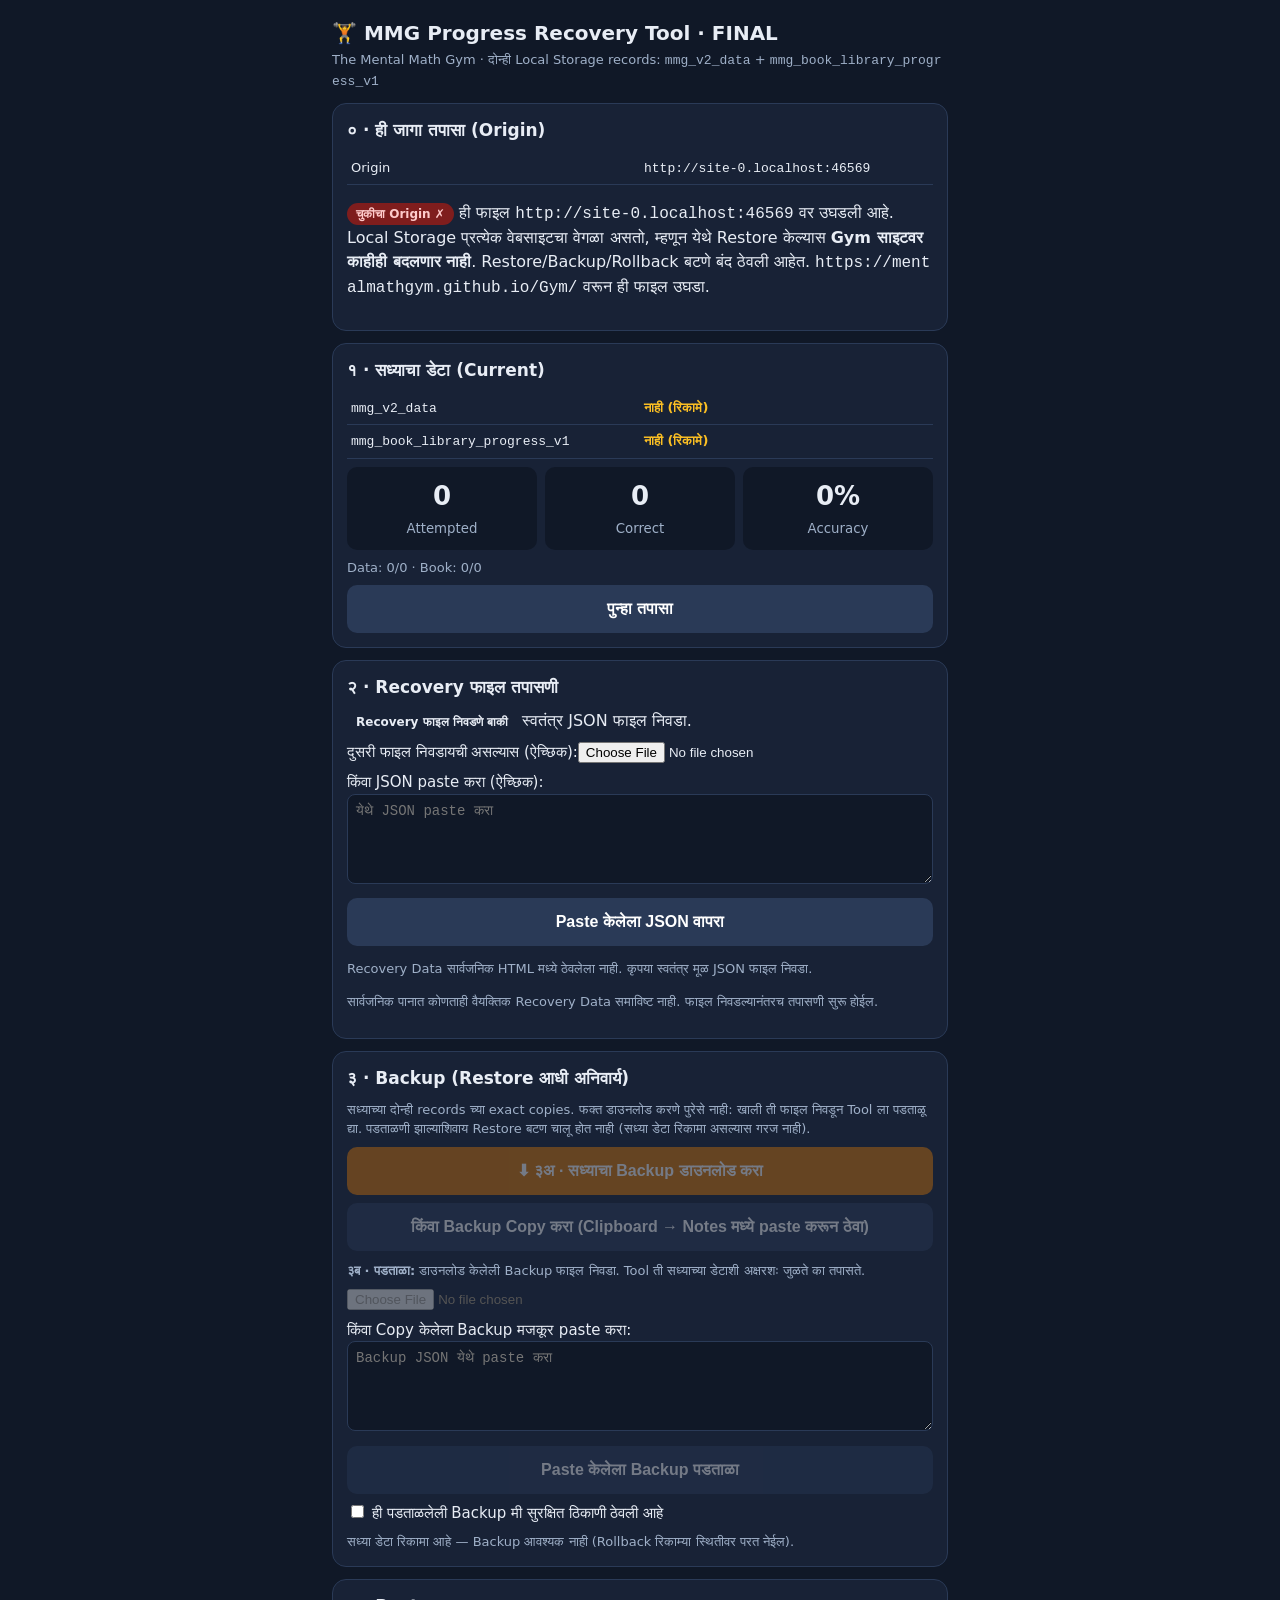
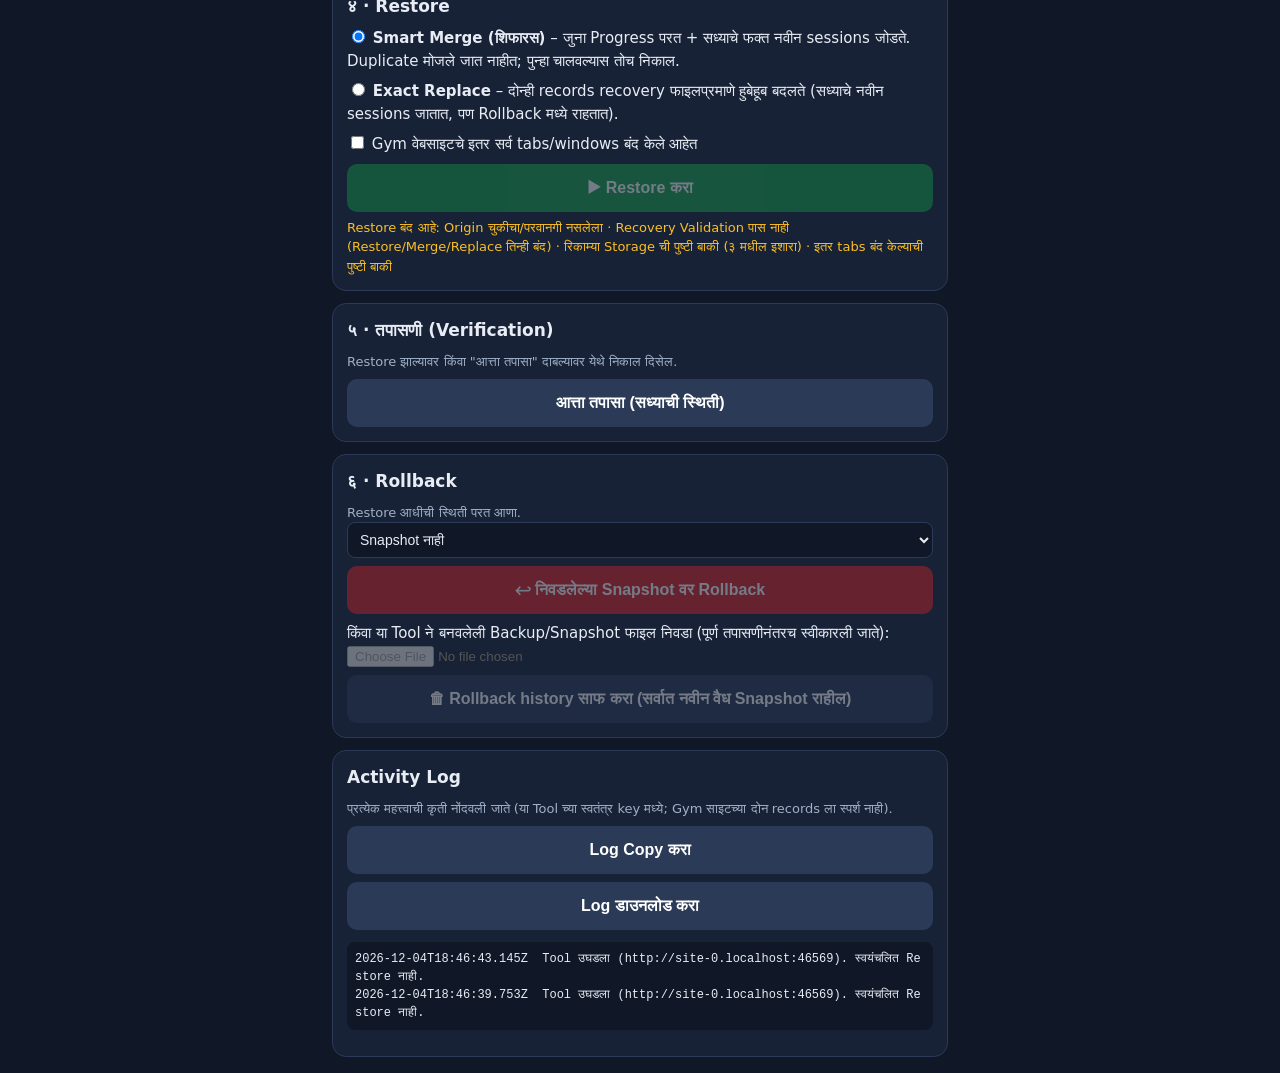
<file: MMG-RESTORE-TOOL-PRIVATE-DATA.html>
<!DOCTYPE html>
<html lang="mr">
<head>
<meta charset="utf-8">
<meta name="viewport" content="width=device-width,initial-scale=1">
<meta name="theme-color" content="#101827">
<title>MMG Progress Recovery Tool — FINAL</title>
<style>
*{box-sizing:border-box}
body{margin:0;background:#101827;color:#e8edf5;font:16px/1.5 system-ui,-apple-system,Roboto,sans-serif;padding:12px;max-width:640px;margin:0 auto}
h1{font-size:20px;margin:6px 0 2px}h2{font-size:17px;margin:0 0 8px}
.sub{color:#9fb0c8;font-size:13px;margin-bottom:12px}
.card{background:#182236;border:1px solid #2a3a57;border-radius:14px;padding:14px;margin-bottom:12px}
.btn{display:block;width:100%;padding:13px;border:0;border-radius:10px;background:#3b82f6;color:#fff;font-size:16px;font-weight:600;margin-top:8px}
.btn.sec{background:#2a3a57}.btn.warn{background:#d97706}.btn.red{background:#dc2626}.btn.green{background:#16a34a}
.btn:disabled{opacity:.4}
table{width:100%;border-collapse:collapse;font-size:13px;table-layout:fixed}td,th{padding:6px 4px;border-bottom:1px solid #2a3a57;text-align:left;vertical-align:top;overflow-wrap:anywhere;word-break:break-word}#valid th:last-child,#valid td:last-child{width:30px;text-align:center}#verify th:last-child,#verify td:last-child{width:58px;text-align:center}code{overflow-wrap:anywhere;word-break:break-all}
.ok{color:#4ade80;font-weight:700}.bad{color:#f87171;font-weight:700}.wn{color:#fbbf24;font-weight:700}
.badge{display:inline-block;padding:2px 9px;border-radius:99px;font-size:12px;font-weight:700}
.b-ok{background:#14532d;color:#bbf7d0}.b-bad{background:#7f1d1d;color:#fecaca}.b-wn{background:#78350f;color:#fde68a}
.big{display:flex;gap:8px;margin:8px 0}.big div{flex:1;background:#101827;border-radius:10px;padding:10px;text-align:center}
.big b{display:block;font-size:26px}.big small{color:#9fb0c8}
label{display:block;margin:8px 0;font-size:15px}
textarea,select{width:100%;background:#101827;color:#e8edf5;border:1px solid #2a3a57;border-radius:8px;padding:8px;font-size:14px}
textarea{height:90px;font-family:monospace}
.muted{color:#9fb0c8;font-size:13px}
#whyBox{color:#fbbf24;font-size:13px;margin-top:6px}
.warnbox{background:#3b1010;border:1px solid #f87171;border-radius:10px;padding:10px;margin:8px 0;font-size:14px}
.warnbox li{margin:4px 0}
/* */.hidden{display:none!important}.btn{min-height:48px}button:focus-visible,input:focus-visible,select:focus-visible,textarea:focus-visible{outline:3px solid #fbbf24;outline-offset:2px}.pass{color:#4ade80;font-weight:700}.fail{color:#f87171;font-weight:700}.na{color:#fbbf24;font-weight:700}.verdict{font-size:20px;font-weight:800;margin:8px 0}
pre{white-space:pre-wrap;word-break:break-all;background:#101827;border-radius:8px;padding:8px;font-size:12px;max-height:200px;overflow:auto}
</style>
</head>
<body>
<h1>🏋️ MMG Progress Recovery Tool · FINAL</h1>
<div class="sub">The Mental Math Gym · दोन्ही Local Storage records: <code>mmg_v2_data</code> + <code>mmg_book_library_progress_v1</code></div>

<div class="card" id="envCard"><h2>० · ही जागा तपासा (Origin)</h2><div id="env" role="status" aria-live="polite"></div></div>
<div id="emergency" class="warnbox hidden" role="alert" tabindex="-1"></div>
<div id="journalBox" class="warnbox hidden" role="alert"></div>

<div class="card"><h2>१ · सध्याचा डेटा (Current)</h2><div id="cur"></div>
<button class="btn sec" id="btnRescan">पुन्हा तपासा</button></div>

<div class="card"><h2>२ · Recovery फाइल तपासणी</h2>
<div id="recInfo"></div>
<label>दुसरी फाइल निवडायची असल्यास (ऐच्छिक):<input type="file" id="file" accept=".json,application/json,text/plain,*/*"></label>
<label>किंवा JSON paste करा (ऐच्छिक):<textarea id="paste" placeholder="येथे JSON paste करा"></textarea></label>
<button class="btn sec" id="btnPaste">Paste केलेला JSON वापरा</button>
<p class="muted">Recovery Data सार्वजनिक HTML मध्ये ठेवलेला नाही. कृपया स्वतंत्र मूळ JSON फाइल निवडा.</p>
<div id="valid"></div></div>

<div class="card"><h2>३ · Backup (Restore आधी अनिवार्य)</h2>
<div class="muted">सध्याच्या दोन्ही records च्या exact copies. फक्त डाउनलोड करणे पुरेसे नाही: खाली ती फाइल निवडून Tool ला पडताळू द्या. पडताळणी झाल्याशिवाय Restore बटण चालू होत नाही (सध्या डेटा रिकामा असल्यास गरज नाही).</div>
<button class="btn warn" id="btnBackup">⬇ ३अ · सध्याचा Backup डाउनलोड करा</button>
<button class="btn sec" id="btnCopy">किंवा Backup Copy करा (Clipboard → Notes मध्ये paste करून ठेवा)</button>
<div class="muted" style="margin-top:10px"><b>३ब · पडताळा:</b> डाउनलोड केलेली Backup फाइल निवडा. Tool ती सध्याच्या डेटाशी अक्षरशः जुळते का तपासते.</div>
<label><input type="file" id="bkFile" accept=".json,application/json,text/plain,*/*"></label>
<label>किंवा Copy केलेला Backup मजकूर paste करा:<textarea id="bkPaste" placeholder="Backup JSON येथे paste करा"></textarea></label>
<button class="btn sec" id="btnBkPaste">Paste केलेला Backup पडताळा</button>
<label><input type="checkbox" id="chkSafe"> ही पडताळलेली Backup मी सुरक्षित ठिकाणी ठेवली आहे</label>
<div id="badBox" class="warnbox hidden" role="alert"><b>⚠ सध्याच्या डेटात विसंगती/दोष आढळले</b><ul id="badList"></ul>असा डेटा Backup मध्ये जसाच्या तसा जतन होतो, पण Rollback फाइल म्हणून पुन्हा स्वीकारला जाणार नाही (कारण ती अवैध ठरते). पुढे जायचे असल्यास पुष्टी द्या.<label><input type="checkbox" id="chkBad"> मला समजले: सध्याचा डेटा नियमांत बसत नाही; Backup फाइल मी जपून ठेवेन</label></div>
<div id="emptyBox" class="warnbox hidden" role="alert"><b>⚠ सध्याचा Local Storage पूर्ण रिकामा आहे.</b><br>याचा अर्थ एक तर डेटा खरोखर गेला आहे, किंवा तुम्ही चुकीचा browser/profile/Incognito वापरत आहात. रिकाम्या storage साठी Backup फाइलमध्ये काहीही नसते, म्हणून <b>Rollback फक्त "रिकामे" या स्थितीवर परत नेईल</b> (दुसरी वैध Snapshot/Backup फाइल असल्याशिवाय). कृपया ही बाब मान्य करा.
<label><input type="checkbox" id="chkEmpty"> मला हे समजले; मी Gym साइट नेहमी वापरतो तोच Chrome/profile (Incognito नाही) वापरत आहे</label></div>
<div id="bkStatus" class="muted" role="status" aria-live="polite"></div></div>

<div class="card"><h2>४ · Restore</h2>
<label><input type="radio" name="mode" value="merge" checked> <b>Smart Merge (शिफारस)</b> – जुना Progress परत + सध्याचे फक्त नवीन sessions जोडते. Duplicate मोजले जात नाहीत; पुन्हा चालवल्यास तोच निकाल.</label>
<label><input type="radio" name="mode" value="replace"> <b>Exact Replace</b> – दोन्ही records recovery फाइलप्रमाणे हुबेहूब बदलते (सध्याचे नवीन sessions जातात, पण Rollback मध्ये राहतात).</label>
<div id="preview"></div>
<label><input type="checkbox" id="chkTabs"> Gym वेबसाइटचे इतर सर्व tabs/windows बंद केले आहेत</label>
<button class="btn green" id="btnRestore" disabled>▶ Restore करा</button><div id="whyBox" role="status" aria-live="polite"></div></div>

<div class="card"><h2>५ · तपासणी (Verification)</h2><div id="verify" class="muted" role="status" aria-live="polite">Restore झाल्यावर किंवा "आत्ता तपासा" दाबल्यावर येथे निकाल दिसेल.</div>
<button class="btn sec" id="btnVerify">आत्ता तपासा (सध्याची स्थिती)</button></div>

<div class="card"><h2>६ · Rollback</h2>
<div class="muted">Restore आधीची स्थिती परत आणा.</div>
<select id="rollSel"></select>
<button class="btn red" id="btnRollback">↩ निवडलेल्या Snapshot वर Rollback</button>
<label>किंवा या Tool ने बनवलेली Backup/Snapshot फाइल निवडा (पूर्ण तपासणीनंतरच स्वीकारली जाते):<input type="file" id="rollFile" accept=".json,application/json,text/plain,*/*"></label>
<button class="btn sec" id="btnClearRolls">🗑 Rollback history साफ करा (सर्वात नवीन वैध Snapshot राहील)</button>
<div id="rollStatus" class="muted" role="status" aria-live="polite"></div></div>

<div class="card"><h2>Activity Log</h2><div class="muted">प्रत्येक महत्त्वाची कृती नोंदवली जाते (या Tool च्या स्वतंत्र key मध्ये; Gym साइटच्या दोन records ला स्पर्श नाही).</div><button class="btn sec" id="btnLogCopy">Log Copy करा</button><button class="btn sec" id="btnLogDl">Log डाउनलोड करा</button><pre id="log"></pre></div>
<script>
'use strict';
const KA='mmg_v2_data',KB='mmg_book_library_progress_v1',ROLL='mmg_restore_tool_rollback_v1',JKEY='mmg_restore_tool_journal_v1',ROLLBAD='mmg_restore_tool_rollback_corrupt_v1';
const EXPECT={att:172,cor:93,acc:54,dAtt:35,dCor:30,bAtt:137,bCor:63,dHist:4,bHist:13};
const $=id=>document.getElementById(id);
const clone=x=>JSON.parse(JSON.stringify(x));
const safe=v=>{const n=Number(v);return Number.isFinite(n)&&n>0?Math.floor(n):0};
let recovery=null,recSource='',backupRaw=null,bkNote='',mergeBlocked=false,hashState='na',busy=false,extChange=0,emergencySnap=null;
const EMBED_SHA='14ed69700ec43486730a3304dd889acc51f67a577aeb73623377c17d7580bae0';
const logEl=$('log'),LOGKEY='mmg_restore_tool_log_v1';
function lsGet(k){try{return localStorage.getItem(k)}catch(e){return undefined}} /* undefined = वाचता आला नाही (null = key नाही) */
let logLines=[];try{logLines=JSON.parse(lsGet(LOGKEY)||'[]');if(!Array.isArray(logLines))logLines=[]}catch(e){logLines=[]}
function renderLog(){logEl.textContent=logLines.join('\n')}
function log(m){logLines.unshift(new Date().toISOString()+'  '+m);logLines=logLines.slice(0,200);try{localStorage.setItem(LOGKEY,JSON.stringify(logLines))}catch(e){}renderLog()}
/* ---------- शुद्ध (synchronous) SHA-256: crypto.subtle वर अवलंबून नाही ---------- */
const SHA_C=(function(){const k=[],p=[];for(let n=2;k.length<64;n++){let pr=true;for(let i=2;i*i<=n;i++)if(n%i===0){pr=false;break}if(pr){p.push(n);k.push(Math.floor((Math.cbrt(n)%1)*4294967296))}}return{k,h:p.slice(0,8).map(n=>Math.floor((Math.sqrt(n)%1)*4294967296))}})();
function sha256(str){
  const K=SHA_C.k,H=SHA_C.h.slice(),by=new TextEncoder().encode(String(str)),l=by.length,nb=((l+9+63)>>6)<<6,w=new Uint8Array(nb);
  w.set(by);w[l]=0x80;const dv=new DataView(w.buffer);dv.setUint32(nb-8,Math.floor(l/0x20000000));dv.setUint32(nb-4,(l<<3)>>>0);
  const W=new Uint32Array(64),rr=(x,n)=>(x>>>n)|(x<<(32-n));
  for(let o=0;o<nb;o+=64){
    for(let i=0;i<16;i++)W[i]=dv.getUint32(o+i*4);
    for(let i=16;i<64;i++){const a=W[i-15],c=W[i-2];W[i]=(W[i-16]+(rr(a,7)^rr(a,18)^(a>>>3))+W[i-7]+(rr(c,17)^rr(c,19)^(c>>>10)))|0}
    let a=H[0],b=H[1],c=H[2],d=H[3],e=H[4],f=H[5],g=H[6],h=H[7];
    for(let i=0;i<64;i++){const t1=(h+(rr(e,6)^rr(e,11)^rr(e,25))+((e&f)^(~e&g))+K[i]+W[i])|0,t2=((rr(a,2)^rr(a,13)^rr(a,22))+((a&b)^(a&c)^(b&c)))|0;h=g;g=f;f=e;e=(d+t1)|0;d=c;c=b;b=a;a=(t1+t2)|0}
    H[0]=(H[0]+a)|0;H[1]=(H[1]+b)|0;H[2]=(H[2]+c)|0;H[3]=(H[3]+d)|0;H[4]=(H[4]+e)|0;H[5]=(H[5]+f)|0;H[6]=(H[6]+g)|0;H[7]=(H[7]+h)|0;
  }
  return H.map(x=>(x>>>0).toString(16).padStart(8,'0')).join('');
}
const sleep=ms=>new Promise(r=>setTimeout(r,ms));

const esc=s=>String(s).replace(/[&<>"]/g,c=>({'&':'&amp;','<':'&lt;','>':'&gt;','"':'&quot;'}[c]));

/* ---------- origin ---------- */
const LIVE='https://mentalmathgym.github.io';
const isLive=location.origin===LIVE;
const isTest=['localhost','127.0.0.1','[::1]'].includes(location.hostname);
const writable=isLive||isTest;
const LS_OK=(function(){try{localStorage.setItem('__t','1');localStorage.removeItem('__t');return true}catch(e){return false}})();
function lsOK(){return LS_OK}
function renderEnv(){
  let h='<table><tr><td>Origin</td><td><code>'+esc(location.origin)+'</code></td></tr></table>';
  if(isLive)h+='<p><span class="badge b-ok">LIVE साइटचाच Origin ✓</span> येथे केलेला Restore Gym साइटला थेट दिसेल.</p>';
  else if(isTest)h+='<p><span class="badge b-wn">TEST Origin</span> हा फक्त चाचणीसाठी आहे; Live साइटवर परिणाम होणार नाही.</p>';
  else h+='<p><span class="badge b-bad">चुकीचा Origin ✗</span> ही फाइल <code>'+esc(location.origin)+'</code> वर उघडली आहे. Local Storage प्रत्येक वेबसाइटचा वेगळा असतो, म्हणून येथे Restore केल्यास <b>Gym साइटवर काहीही बदलणार नाही</b>. Restore/Backup/Rollback बटणे बंद ठेवली आहेत. <code>'+LIVE+'/Gym/</code> वरून ही फाइल उघडा.</p>';
  if(!lsOK())h+='<p class="bad">Local Storage उपलब्ध नाही (Private/Incognito mode?). सामान्य Chrome tab वापरा.</p>';
  $('env').innerHTML=h;
}

/* ---------- parsing/stats ---------- */
function parseRaw(raw){if(raw===undefined)return{raw:null,val:null,ok:false,err:'Storage वाचता आला नाही'};if(raw===null)return{raw:null,val:null,ok:true,empty:true};try{return{raw,val:JSON.parse(raw),ok:true}}catch(e){return{raw,val:null,ok:false,err:e.message}}}
function statsFrom(a,b){
  const pa=(a&&a.progress)||{},pb=b||{};
  const dA=safe(pa.attempted),dC=Math.min(safe(pa.correct),dA),bA=safe(pb.attempted),bC=Math.min(safe(pb.correct),bA);
  const att=dA+bA,cor=dC+bC;
  return{dA,dC,bA,bC,att,cor,acc:att?Math.round(cor/att*100):0,dH:Array.isArray(pa.history)?pa.history.length:0,bH:Array.isArray(pb.history)?pb.history.length:0};
}
/* Canonical fingerprint: ID असो वा नसो, एकाच session चे सर्व रूपे एकाच fingerprint ला जुळतात.
   Book: timestamp(ts / at) | chapter | mode | attempted | correct
   Data: timestamp(completedAt / ts) | chapterId | topicId | attempted | correct
   Timestamp ts आणि at/completedAt या दोन्हींतून (उपलब्ध असतील तसे) काढले जाते; कोणतीही एक जुळली तरी तीच नोंद. */
const normS=s=>String(s==null?'':s).trim().replace(/\s+/g,' ').toLowerCase();
function tsList(x){const o=[];const n=Number(x&&x.ts);if(Number.isFinite(n)&&n>0)o.push(String(Math.round(n)));
  const p=Date.parse(x&&(x.at||x.completedAt));if(Number.isFinite(p)&&!o.includes(String(p)))o.push(String(p));
  if(!o.length)o.push('nots:'+normS(x&&(x.at||x.completedAt)));return o}
const fpsB=x=>tsList(x).map(t=>[t,normS(x&&(x.chapter||x.chapterTitle)),normS(x&&x.mode),safe(x&&x.attempted),safe(x&&x.correct)].join('|'));
const fpsA=x=>tsList(x).map(t=>[t,normS(x&&x.chapterId),normS(x&&x.topicId),safe(x&&x.attempted),safe(x&&x.correct)].join('|'));
const idOf=x=>x&&x.id!=null&&String(x.id)!==''?String(x.id):'';
function mkIndex(fps){const f=new Set(),i=new Set();return{
  has(x){const id=idOf(x);return fps(x).some(k=>f.has(k))||(id!==''&&i.has(id))},
  add(x){fps(x).forEach(k=>f.add(k));const id=idOf(x);if(id)i.add(id)}}}
function dupCount(arr,fps){const ix=mkIndex(fps);let d=0;arr.forEach(x=>{if(ix.has(x))d++;else ix.add(x)});return d}
const dupA=a=>dupCount(a||[],fpsA),dupB=a=>dupCount(a||[],fpsB);
const tsKey=x=>Math.max(...tsList(x).map(Number).filter(Number.isFinite),0);

/* ---------- current ---------- */
function readCurrent(){const A=parseRaw(lsGet(KA)),B=parseRaw(lsGet(KB));return{A,B}}
function renderCurrent(){
  const {A,B}=readCurrent();let h='';
  const row=(k,p)=>'<tr><td><code>'+k+'</code></td><td>'+(p.empty?'<span class="wn">नाही (रिकामे)</span>':p.ok?'आहे · '+p.raw.length+' अक्षरे':'<span class="bad">खराब JSON: '+esc(p.err)+'</span>')+'</td></tr>';
  h+='<table>'+row(KA,A)+row(KB,B)+'</table>';
  const s=statsFrom(A.val,B.val);
  h+='<div class="big"><div><b>'+s.att+'</b><small>Attempted</small></div><div><b>'+s.cor+'</b><small>Correct</small></div><div><b>'+s.acc+'%</b><small>Accuracy</small></div></div>';
  h+='<div class="muted">Data: '+s.dA+'/'+s.dC+' · Book: '+s.bA+'/'+s.bC+'</div>';
  const iss=curIssues();
  h+=iss.length?'<div class="muted"><span class="bad">रचना तपासणी: '+iss.length+' दोष</span></div>':((A.empty&&B.empty)?'':'<div class="muted"><span class="ok">रचना तपासणी ✓</span> (counters, byChapter, History, Duplicate)</div>');
  $('cur').innerHTML=h;
  $('badList').innerHTML=iss.map(x=>'<li>'+esc(x)+'</li>').join('');
  $('badBox').classList.toggle('hidden',!iss.length);
  return {A,B,s};
}

/* ---------- recovery validation ---------- */
/* ===== Recovery Validation (सर्व अनिवार्य तपासण्या पास झाल्याशिवाय Restore/Merge/Replace तिन्ही बंद) ===== */
const isObj=x=>x!==null&&typeof x==='object'&&!Array.isArray(x);
const isCnt=n=>typeof n==='number'&&Number.isInteger(n)&&n>=0;
function deepFreeze(o){if(o&&typeof o==='object'&&!Object.isFrozen(o)){Object.freeze(o);Object.values(o).forEach(deepFreeze)}return o}
/* ===== validateRecord: एका record ची सखोल तपासणी (Recovery/Current/Snapshot साठी एकच नियम) ===== */
const CATS={STRUCT:'रचना',NESTED:'Nested रचना',COUNTERS:'Counters',BYCHAPTER:'byChapter',HISTORY:'History',ROWS:'Book rows',DUP:'Duplicate'};
const CATL={STRUCT:' (पूर्ण रचना)',NESTED:' (chapters/topics/lessons/questions)',COUNTERS:' (पूर्णांक, correct ≤ attempted)',BYCHAPTER:' (बेरीज = counters)',HISTORY:' (वैध नोंदी, ≤ counters)',ROWS:' (rows/item रचना, गुण जुळणी)',DUP:' (Duplicate नाहीत)'};
const DANGER=['__proto__','constructor','prototype'];
const isStr=x=>typeof x==='string',isNeStr=x=>typeof x==='string'&&x.trim()!=='';
const validTime=x=>isNeStr(x)&&Number.isFinite(Date.parse(x));
const isNum=x=>typeof x==='number'&&Number.isFinite(x);
/* सखोल Nested तपासणी. अतिरिक्त (optional/अज्ञात) fields नाकारले जात नाहीत; काहीही बदलले/शोधले जात नाही. */
function nestedChecks(key,v,e){
  const dupGuard=(set,id,p)=>{if(set.has(id))e('NESTED',p+' Duplicate id "'+id+'"');set.add(id)};
  if(key===KA){
    const seenC=new Set();
    (Array.isArray(v.chapters)?v.chapters:[]).forEach((c,i)=>{
      const p='chapters['+i+']';
      if(!isObj(c)){e('NESTED',p+' object नाही');return}
      if(!isNeStr(c.id))e('NESTED',p+'.id रिकामा/string नाही');else{dupGuard(seenC,c.id,p);if(DANGER.includes(c.id))e('NESTED',p+'.id धोकादायक')}
      if(!isStr(c.title))e('NESTED',p+'.title string नाही');
      if(!isStr(c.description))e('NESTED',p+'.description string नाही');
      if(c.order!==undefined&&!isNum(c.order))e('NESTED',p+'.order संख्या नाही');
      if(!Array.isArray(c.topics)){e('NESTED',p+'.topics array नाही');return}
      const seenT=new Set();
      c.topics.forEach((t,j)=>{
        const tp=p+'.topics['+j+']';
        if(!isObj(t)){e('NESTED',tp+' object नाही');return}
        if(!isNeStr(t.id))e('NESTED',tp+'.id रिकामा/string नाही');else dupGuard(seenT,t.id,tp);
        if(!isStr(t.title))e('NESTED',tp+'.title string नाही');
        if(!Array.isArray(t.lessons))e('NESTED',tp+'.lessons array नाही');
        else{const sl=new Set();t.lessons.forEach((l,k)=>{const lp=tp+'.lessons['+k+']';
          if(!isObj(l)){e('NESTED',lp+' object नाही');return}
          if(!isNeStr(l.id))e('NESTED',lp+'.id रिकामा/string नाही');else dupGuard(sl,l.id,lp);
          if(!isStr(l.title))e('NESTED',lp+'.title string नाही');
          if(!isStr(l.content))e('NESTED',lp+'.content string नाही')})}
        if(!Array.isArray(t.questions))e('NESTED',tp+'.questions array नाही');
        else{const sq=new Set();t.questions.forEach((q,k)=>{const qp=tp+'.questions['+k+']';
          if(!isObj(q)){e('NESTED',qp+' object नाही');return}
          if(!isNeStr(q.id))e('NESTED',qp+'.id रिकामा/string नाही');else dupGuard(sq,q.id,qp);
          if(!isNeStr(q.prompt))e('NESTED',qp+'.prompt रिकामा/string नाही');
          if(!(isStr(q.answer)||isNum(q.answer)))e('NESTED',qp+'.answer string/संख्या नाही');
          if(q.explanation!==undefined&&!isStr(q.explanation))e('NESTED',qp+'.explanation string नाही');
          if(q.difficulty!==undefined&&!isStr(q.difficulty))e('NESTED',qp+'.difficulty string नाही')})}
      });
    });
    const h=isObj(v.progress)&&Array.isArray(v.progress.history)?v.progress.history:[];
    h.forEach((x,i)=>{if(!isObj(x))return;const p='progress.history['+i+']';
      if(!isNeStr(x.id))e('HISTORY',p+'.id रिकामा/string नाही');
      if(!isNeStr(x.topicId))e('HISTORY',p+'.topicId रिकामा/string नाही');
      if(!validTime(x.completedAt))e('HISTORY',p+'.completedAt (timestamp) अवैध/नाही');
      if(x.chapterTitle!==undefined&&!isStr(x.chapterTitle))e('HISTORY',p+'.chapterTitle string नाही');
      if(x.topicTitle!==undefined&&!isStr(x.topicTitle))e('HISTORY',p+'.topicTitle string नाही');
      if(x.accuracy!==undefined){if(!isNum(x.accuracy)||x.accuracy<0||x.accuracy>100)e('HISTORY',p+'.accuracy 0–100 संख्या नाही');
        else if(isCnt(x.attempted)&&isCnt(x.correct)&&x.attempted>0&&x.accuracy!==Math.round(x.correct/x.attempted*100))e('HISTORY',p+'.accuracy ('+x.accuracy+') ≠ correct/attempted')}});
  }else{
    const h=Array.isArray(v.history)?v.history:[];
    h.forEach((x,i)=>{if(!isObj(x))return;const p='history['+i+']';
      if(!isNeStr(x.chapter))e('HISTORY',p+'.chapter रिकामा/string नाही');
      if(!isNeStr(x.mode))e('HISTORY',p+'.mode रिकामा/string नाही');
      const hasAt=x.at!==undefined,hasTs=x.ts!==undefined;
      if(!hasAt&&!hasTs)e('HISTORY',p+' timestamp (at/ts) नाही');
      if(hasAt&&!validTime(x.at))e('HISTORY',p+'.at अवैध timestamp');
      if(hasTs&&!(isNum(x.ts)&&x.ts>0))e('HISTORY',p+'.ts अवैध timestamp');
      if(hasAt&&hasTs&&validTime(x.at)&&isNum(x.ts)&&Math.round(x.ts)!==Date.parse(x.at))e('HISTORY',p+' ts व at परस्परविरोधी timestamp');
      if(x.id!==undefined&&!isNeStr(x.id))e('HISTORY',p+'.id रिकामा/string नाही');
      if(x.chapterId!==undefined&&!isNeStr(x.chapterId))e('HISTORY',p+'.chapterId रिकामा/string नाही');
      if(x.rows!==undefined){
        if(!Array.isArray(x.rows)){e('ROWS',p+'.rows array नाही');return}
        let okN=0;
        x.rows.forEach((r,k)=>{const rp=p+'.rows['+k+']';
          if(!isObj(r)){e('ROWS',rp+' object नाही');return}
          if(!isStr(r.q))e('ROWS',rp+'.q string नाही');
          if(!(isStr(r.your)||isNum(r.your)))e('ROWS',rp+'.your string/संख्या नाही');
          if(!(isStr(r.correct)||isNum(r.correct)))e('ROWS',rp+'.correct string/संख्या नाही');
          if(typeof r.ok!=='boolean')e('ROWS',rp+'.ok boolean नाही');else if(r.ok)okN++;
          if(r.item!==undefined&&(!isObj(r.item)||!isStr(r.item.q)))e('ROWS',rp+'.item रचना अवैध');});
        if(x.rows.length>0&&isCnt(x.attempted)&&isCnt(x.correct)){
          if(x.rows.length!==x.attempted)e('ROWS',p+': rows संख्या '+x.rows.length+' ≠ attempted '+x.attempted);
          if(okN!==x.correct)e('ROWS',p+': rows मधील बरोबर '+okN+' ≠ correct '+x.correct)}
      }});
    if(v.synced!==undefined&&(!Array.isArray(v.synced)||v.synced.some(z=>!(isStr(z)||isNum(z)))))e('STRUCT','synced (string/संख्या) array नाही');
  }
}
function validateRecord(key,v,o){
  o=o||{};const E=[],e=(c,m)=>E.push({c,m});
  if(!isObj(v)){e('STRUCT','object नाही');return E}
  let cA,cC,hist;
  if(key===KA){
    if(v.version!==2)e('STRUCT','version=2 अपेक्षित (आहे: '+String(v.version)+')');
    if(!Array.isArray(v.chapters))e('STRUCT','chapters array नाही');
    const p=v.progress;if(!isObj(p)){e('STRUCT','progress object नाही');return E}
    cA=p.attempted;cC=p.correct;hist=p.history;
    if(!Array.isArray(hist))e('STRUCT','progress.history array नाही');
    if(!isObj(p.byChapter))e('STRUCT','progress.byChapter object नाही');
  }else{cA=v.attempted;cC=v.correct;hist=v.history;if(!Array.isArray(hist))e('STRUCT','history array नाही')}
  const cOK=isCnt(cA)&&isCnt(cC);
  if(!cOK)e('COUNTERS','attempted/correct ऋण नसलेले पूर्णांक नाहीत');else if(cC>cA)e('COUNTERS','correct ('+cC+') > attempted ('+cA+')');
  let hOK=Array.isArray(hist);
  if(hOK){
    let bad=0,nonObj=0;
    hist.forEach(x=>{if(!isObj(x)){nonObj++;return}if(!isCnt(x.attempted)||!isCnt(x.correct)||x.correct>x.attempted)bad++;else if(key===KA&&(typeof x.chapterId!=='string'||!x.chapterId.trim()))bad++});
    if(nonObj)e('HISTORY',nonObj+' नोंद(ी) object नाहीत');
    if(bad)e('HISTORY',bad+' नोंद(ी) अवैध (attempted/correct/chapterId)');
    if(nonObj||bad)hOK=false;
  }
  if(cOK&&hOK){
    const sh=sumHist(hist);
    if(sh.a>cA||sh.c>cC)e('HISTORY','History बेरीज '+sh.a+'/'+sh.c+' > counters '+cA+'/'+cC);
    if(o.strictBook&&key===KB&&(sh.a!==cA||sh.c!==cC))e('HISTORY','Book History बेरीज '+sh.a+'/'+sh.c+' ≠ counters '+cA+'/'+cC);
  }
  if(key===KA&&isObj(v.progress)&&isObj(v.progress.byChapter)){
    let ba=0,bc=0,okb=true;
    Object.keys(v.progress.byChapter).forEach(k=>{if(DANGER.includes(k)||!k.trim()){e('BYCHAPTER','अवैध/धोकादायक key "'+k+'"');okb=false;return}const x=v.progress.byChapter[k];if(!isObj(x)||!isCnt(x.attempted)||!isCnt(x.correct)||x.correct>x.attempted){okb=false;return}ba+=x.attempted;bc+=x.correct});
    if(!okb)e('BYCHAPTER','byChapter मध्ये अवैध नोंदी');
    else if(cOK&&(ba!==cA||bc!==cC))e('BYCHAPTER','byChapter बेरीज '+ba+'/'+bc+' ≠ Data counters '+cA+'/'+cC);
  }
  if(hOK){const d=(key===KA?dupA:dupB)(hist);if(d)e('DUP',d+' Duplicate नोंद(ी)')}
  nestedChecks(key,v,e);
  return E;
}
function curIssues(){const out=[];[KA,KB].forEach(k=>{const raw=lsGet(k);if(raw===null)return;if(raw===undefined){out.push(k+': Storage वाचता आला नाही');return}let j;try{j=JSON.parse(raw)}catch(e){out.push(k+': JSON खराब');return}validateRecord(k,j).forEach(z=>out.push(k+' ['+CATS[z.c]+'] '+z.m))});return out}
function validateRecovery(d){
  const checks=[],notes=[];
  const add=(n,got,exp,ok)=>checks.push({n,got:String(got),exp:String(exp),ok:!!ok});
  const r=isObj(d)&&isObj(d.records)?d.records:{},a=r[KA],b=r[KB];
  add('format = MMG-RECOVERED-LOCALSTORAGE',isObj(d)?String(d.format):'?','MMG-RECOVERED-LOCALSTORAGE',isObj(d)&&d.format==='MMG-RECOVERED-LOCALSTORAGE');
  add('version = 1 (फाइल आवृत्ती)',isObj(d)?String(d.version):'?','1',isObj(d)&&d.version===1);
  add('app = The Mental Math Gym',isObj(d)?String(d.app):'?','The Mental Math Gym',isObj(d)&&d.app==='The Mental Math Gym');
  add('दोन्ही keys (mmg_v2_data, mmg_book_library_progress_v1) उपस्थित',(isObj(r)&&KA in r?'A ✓ ':'A ✗ ')+(isObj(r)&&KB in r?'B ✓':'B ✗'),'A ✓ B ✓',isObj(r)&&KA in r&&KB in r);
  const aOK=isObj(a)&&Array.isArray(a.chapters)&&isObj(a.progress)&&Array.isArray(a.progress.history)&&isObj(a.progress.byChapter);
  const bOK=isObj(b)&&Array.isArray(b.history);
  add(KA+' रचना (chapters, progress, byChapter, history)',aOK?'आहे':'अयोग्य/नाही','आहे',aOK);
  add(KB+' रचना (attempted, correct, history)',bOK?'आहे':'अयोग्य/नाही','आहे',bOK);
  if(!(aOK&&bOK))return{ok:false,checks,notes,stats:null};
  add(KA+' version = 2',String(a.version),'2',a.version===2);
  const pa=a.progress;
  const cntOK=isCnt(pa.attempted)&&isCnt(pa.correct)&&pa.correct<=pa.attempted&&isCnt(b.attempted)&&isCnt(b.correct)&&b.correct<=b.attempted;
  add('Counters पूर्णांक, ≥0 आणि Correct ≤ Attempted',cntOK?'होय':'नाही','होय',cntOK);
  const badEntries=[...pa.history,...b.history].filter(x=>!isObj(x)||!isCnt(x.attempted)||!isCnt(x.correct)||x.correct>x.attempted).length;
  add('सर्व History नोंदी वैध (attempted/correct पूर्णांक, correct ≤ attempted)',badEntries+' अवैध','0 अवैध',badEntries===0);
  if(!cntOK||badEntries)return{ok:false,checks,notes,stats:null};
  const s=statsFrom(a,b),dh=sumHist(pa.history),bh=sumHist(b.history);
  const bcA=Object.values(pa.byChapter).reduce((n,x)=>n+safe(x&&x.attempted),0),bcC=Object.values(pa.byChapter).reduce((n,x)=>n+safe(x&&x.correct),0);
  add('byChapter बेरीज = Data counters',bcA+'/'+bcC,s.dA+'/'+s.dC,bcA===s.dA&&bcC===s.dC);
  add('Data History बेरीज ≤ Data counters (जास्त असणे विसंगत)',dh.a+'/'+dh.c,'≤ '+s.dA+'/'+s.dC,dh.a<=s.dA&&dh.c<=s.dC);
  add('Book History बेरीज = Book counters',bh.a+'/'+bh.c,s.bA+'/'+s.bC,bh.a===s.bA&&bh.c===s.bC);
  const deep=validateRecord(KA,a).concat(validateRecord(KB,b,{strictBook:true}));
  add('सखोल रचना तपासणी (validateRecord) दोष',deep.length+(deep.length?' ('+deep.map(z=>CATS[z.c]+': '+z.m).join('; ')+')':''),'0',deep.length===0);
  const dups=dupA(pa.history)+dupB(b.history);
  add('फाइलमध्येच Duplicate नोंदी',dups,0,dups===0);
  const sm=isObj(d.summary)?d.summary:null;
  add('summary विभाग उपलब्ध',sm?'आहे':'नाही','आहे',!!sm);
  if(sm){
    const pairs=[['summary Data Attempted',sm.dataAttempted,s.dA],['summary Data Correct',sm.dataCorrect,s.dC],['summary Book Attempted',sm.bookAttempted,s.bA],['summary Book Correct',sm.bookCorrect,s.bC],['summary एकूण Attempted',sm.totalAttempted,s.att],['summary एकूण Correct',sm.totalCorrect,s.cor],['summary Accuracy %',sm.accuracy,s.acc],['summary Data History संख्या',sm.normalHistory,s.dH],['summary Book History संख्या',sm.bookHistory,s.bH]];
    pairs.forEach(([n,g,x])=>add(n+' = प्रत्यक्ष records',g,x,g===x));
  }
  [['Attempted (एकूण)',s.att,EXPECT.att],['Correct (एकूण)',s.cor,EXPECT.cor],['Accuracy %',s.acc,EXPECT.acc],['Data Attempted',s.dA,EXPECT.dAtt],['Data Correct',s.dC,EXPECT.dCor],['Book Attempted',s.bA,EXPECT.bAtt],['Book Correct',s.bC,EXPECT.bCor],['Data History नोंदी',s.dH,EXPECT.dHist],['Book History नोंदी',s.bH,EXPECT.bHist]].forEach(([n,g,x])=>add('अपेक्षित '+n,g,x,g===x));
  if(dh.a<s.dA||dh.c<s.dC)notes.push('ℹ <b>'+KA+'</b>: History बेरीज '+dh.a+'/'+dh.c+', पण counters '+s.dA+'/'+s.dC+' → History अपूर्ण आहे. Counters '+s.dA+'/'+s.dC+' जसेच्या तसे जतन केले जातात; History वरून Counters पुन्हा मोजले जात नाहीत.');
  return{ok:checks.every(c=>c.ok),checks,notes,stats:s};
}
function loadRecovery(text,src,embedded){
  recovery=null;recSource=src;hashState='na';
  let d=null,v,hx='';
  try{
    if(text instanceof Error)throw text;
    if(typeof text!=='string'||text.length>MAXB)throw new Error('फाइल/मजकूर खूप मोठा किंवा अयोग्य (कमाल '+MAXB+')');
    try{d=JSON.parse(text)}catch(e){throw new Error('JSON वाचता आला नाही: '+e.message)}
    v=validateRecovery(d);
    hx=sha256(text);
    if(embedded){ /* Embedded डेटासाठी SHA-256 अनिवार्य तपासणी */
      const same=hx===EMBED_SHA;hashState=same?'ok':'bad';
      v.checks.push({n:'Embedded डेटाची SHA-256 = मूळ फाइलची',got:hx.slice(0,16)+'…',exp:EMBED_SHA.slice(0,16)+'…',ok:same});
      if(!same)v.ok=false;
    }
    if(v.ok){try{recovery={meta:deepFreeze(d),A:d.records[KA],B:d.records[KB],text:embedded?text:null,embedded:!!embedded}}catch(e){recovery=null;v={ok:false,checks:[{n:'फाइल प्रक्रिया',got:e.message,exp:'सामान्य रचना',ok:false}],notes:[],stats:null}}}
  }catch(e){v={ok:false,checks:[{n:'फाइल वाचन/तपासणी',got:e.message,exp:'वैध Recovery JSON',ok:false}],notes:[],stats:null}}
  let h='<table><tr><th>अनिवार्य तपासणी</th><th>मिळाले</th><th>अपेक्षित</th><th></th></tr>';
  v.checks.forEach(c=>h+='<tr><td>'+esc(c.n)+'</td><td>'+esc(c.got)+'</td><td>'+esc(c.exp)+'</td><td class="'+(c.ok?'ok':'bad')+'">'+(c.ok?'✓':'✗')+'</td></tr>');
  h+='</table><div id="shaInfo" class="muted">'+(hx?'SHA-256: <code>'+hx+'</code>':'')+'</div>';
  if(v.ok){
    h+='<p class="ok">✓ सर्व अनिवार्य तपासण्या पास: 172 / 93 / 54%</p>';
    if(v.notes.length)h+='<div class="muted">'+v.notes.join('<br>')+'</div>';
    $('recInfo').innerHTML='<span class="badge b-ok">फाइल वैध</span> '+esc(src)+'<div class="muted">exportedAt: '+esc(d.exportedAt||'?')+' · sourceOrigin: '+esc(d.sourceOrigin||'?')+'</div>';
    log('Recovery वैध: '+src+' → '+v.stats.att+'/'+v.stats.cor+' ('+v.stats.acc+'%)'+(embedded?' · SHA-256 ✓':''));
  }else{
    h+='<div class="warnbox" role="alert"><b>⛔ Recovery Validation अयशस्वी.</b> Restore, Smart Merge आणि Exact Replace तिन्ही बंद आहेत. काहीही बदललेले नाही. अयशस्वी तपासण्या वर ✗ ने दाखवल्या आहेत. योग्य मूळ फाइल निवडा.</div>';
    $('recInfo').innerHTML='<span class="badge b-bad">अयोग्य/अपूर्ण फाइल</span> '+esc(src);
    log('Recovery नाकारली ('+src+'): '+v.checks.filter(c=>!c.ok).map(c=>c.n).join('; '));
  }
  $('valid').innerHTML=h;
  renderPreview();updateButtons();
}

/* ---------- merge ---------- */
const byDesc=f=>(x,y)=>String(f(y)||'').localeCompare(String(f(x)||''));
/* ---- Merge सुरक्षा तपासणी: counters आणि History जुळत नसल्यास Merge थांबतो ---- */
function sumHist(h){let a=0,c=0;(Array.isArray(h)?h:[]).forEach(x=>{const xa=safe(x&&x.attempted);a+=xa;c+=Math.min(safe(x&&x.correct),xa)});return{a,c}}
function cnt(o){const a=safe(o&&o.attempted);return{a,c:Math.min(safe(o&&o.correct),a)}}
function guardKey(name,cur,rec,fps){
  const ch=Array.isArray(cur.history)?cur.history:[],rh=Array.isArray(rec.history)?rec.history:[];
  const cc=cnt(cur),rc=cnt(rec),cs=sumHist(ch),rs=sumHist(rh);
  const oa=cc.a-cs.a,oc=cc.c-cs.c,ra=rc.a-rs.a,rcor=rc.c-rs.c;
  const desc='<b>'+name+'</b>: counters '+cc.a+'/'+cc.c+', History बेरीज '+cs.a+'/'+cs.c;
  if(oa<0||oc<0)return desc+' → History ची बेरीज counters पेक्षा जास्त आहे; डेटा विसंगत.';
  if(oa!==0||oc!==0){
    const ix=mkIndex(fps);ch.forEach(x=>ix.add(x));
    const inherits=rh.every(x=>ix.has(x));
    if(!(inherits&&oa===ra&&oc===rcor))return desc+' → '+oa+' Attempted / '+oc+' Correct History शिवाय आहेत. ते Recovery मधील आहेत की नवीन प्रयत्न हे सिद्ध करता येत नाही; म्हणून दुहेरी मोजणी किंवा प्रयत्न गमावणे टाळता येईल याची खात्री नाही.';
  }
  if(ra>0||rcor>0){ // Recovery मध्येही History शिवाय जुने counters आहेत
    const ix=mkIndex(fps);rh.forEach(x=>ix.add(x));
    const minRec=rh.length?Math.min(...rh.map(tsKey)):Infinity;
    const old=ch.filter(x=>x&&typeof x==='object'&&!ix.has(x)&&!(tsKey(x)>=minRec));
    if(old.length)return desc+' → '+old.length+' नोंद(ी) Recovery च्या सर्वात जुन्या History नोंदीपेक्षा जुन्या/अनिश्चित वेळेच्या आहेत; त्या Recovery च्या History शिवायच्या जुन्या counters मध्ये आधीच मोजलेल्या असू शकतात.';
  }
  return null;
}
const looseA=x=>tsList(x).map(t=>[t,normS(x&&x.chapterId),normS(x&&x.topicId)].join('|'));
const looseB=x=>tsList(x).map(t=>[t,normS(x&&(x.chapter||x.chapterTitle)),normS(x&&x.mode)].join('|'));
const hasTs=x=>!tsList(x)[0].startsWith('nots:');
/* अस्पष्टता तपासणी: Duplicate सुरक्षितपणे ओळखता येत नसल्यास Merge थांबतो */
function ambiguity(name,cur,rec,fps,loose,isA,known){
  const ch=Array.isArray(cur.history)?cur.history:[],rh=Array.isArray(rec.history)?rec.history:[];
  const block=[],info=[],tag='<b>'+name+'</b>: ';
  const nonObj=ch.filter(x=>!isObj(x)).length;if(nonObj)block.push(tag+nonObj+' अवैध History नोंद(ी).');
  const objs=ch.filter(isObj);
  const idsRec=new Map();rh.forEach(x=>{const i=idOf(x);if(i)idsRec.set(i,x)});
  const recFp=new Set(),recLoose=new Set();rh.forEach(x=>{fps(x).forEach(k=>recFp.add(k));loose(x).forEach(k=>recLoose.add(k))});
  const ixRec=mkIndex(fps);rh.forEach(x=>ixRec.add(x));
  const idup=dupCount(objs,fps);
  if(idup)block.push(tag+'सध्याच्या History मध्येच '+idup+' Duplicate-सारख्या नोंदी आहेत; खरे Duplicate की दोन खरे sessions हे सिद्ध करता येत नाही.');
  let noTs=0,tsMis=0,conflict=0,noChap=0,badChap=0,noId=0,extra=0,unkChap=0,unkTopic=0,badBook=0;const seen=new Set();
  objs.forEach(x=>{
    if(idOf(x)==='')noId++;
    const n=Number(x.ts),p=Date.parse(x.at||x.completedAt);
    if(Number.isFinite(n)&&n>0&&Number.isFinite(p)&&Math.round(n)!==p)tsMis++;
    if((x.at||x.completedAt)&&!Number.isFinite(p))tsMis++;
    if(ixRec.has(x)){const i=idOf(x);if(i&&idsRec.has(i)&&!fps(x).some(k=>recFp.has(k)))conflict++;return}
    extra++;
    if(!hasTs(x))noTs++;
    const lk=loose(x);if(lk.some(k=>recLoose.has(k))||lk.some(k=>seen.has(k)))conflict++;lk.forEach(k=>seen.add(k));
    if(isA){const c=x.chapterId==null?'':String(x.chapterId);if(c==='')noChap++;else if(c==='__proto__'||c==='constructor'||c==='prototype')badChap++;else{const ts=known.get(c);if(!ts)unkChap++;else{const t=x.topicId==null?'':String(x.topicId);if(t===''||!ts.has(t))unkTopic++}}}
    else{if(typeof x.chapter!=='string'||!x.chapter.trim()||typeof x.mode!=='string'||!x.mode.trim())badBook++}
  });
  if(noTs)block.push(tag+noTs+' नवीन नोंद(ी) मध्ये वैध timestamp नाही; Duplicate ओळखता येत नाही.');
  if(tsMis)block.push(tag+tsMis+' नोंद(ी) मध्ये timestamp (ts/at) परस्परविरोधी किंवा अवाचनीय आहे.');
  if(conflict)block.push(tag+conflict+' नोंद(ी) Recovery च्या नोंदीशी (किंवा परस्पर) एकाच वेळ/chapter/mode ची पण वेगळ्या गुणांची किंवा ID-विरोधी आहे; तीच session आहे की वेगळी हे सिद्ध करता येत नाही.');
  if(noChap)block.push(tag+noChap+' नवीन नोंद(ी) मध्ये chapterId नाही; byChapter बेरीज सुसंगत ठेवता येणार नाही.');
  if(badChap)block.push(tag+badChap+' नोंद(ी) मध्ये धोकादायक chapterId आहे.');
  if(unkChap)block.push(tag+unkChap+' नवीन नोंद(ी) चा chapterId (Recovery/सध्याच्या chapters यादीत) ओळखता येत नाही.');
  if(unkTopic)block.push(tag+unkTopic+' नवीन नोंद(ी) मध्ये topicId नाही किंवा त्या chapter मध्ये ओळखता येत नाही.');
  if(badBook)block.push(tag+badBook+' नवीन नोंद(ी) मध्ये chapter किंवा mode (मजकूर) नाही; ओळख अनिश्चित.');
  if(rh.length+extra>100)block.push(tag+'Merge नंतर History ची संख्या '+(rh.length+extra)+' होईल (मर्यादा 100); काही नोंदी शांतपणे गळतील.');
  if(noId>0&&!block.length)info.push(tag+noId+' नोंद(ी) मध्ये ID नाही; Duplicate ओळख Fingerprint (timestamp+chapter/mode+गुण) वर आधारित आहे (timestamp वैध आहे).');
  return{block,info};
}
function guardMerge(curA,curB,rA,rB){
  const blocked=[],info=[];
  [[curA,KA],[curB,KB]].forEach(([c,k])=>{if(!c)return;const E=validateRecord(k,c);E.slice(0,6).forEach(z=>blocked.push('<b>'+k+'</b> सध्याचा डेटा नियमबाह्य ['+CATS[z.c]+']: '+esc(z.m)));if(E.length>6)blocked.push('<b>'+k+'</b>: आणखी '+(E.length-6)+' दोष.')});
  const known=new Map();[rA&&rA.chapters,curA&&curA.chapters].forEach(l=>(Array.isArray(l)?l:[]).forEach(c=>{if(!isObj(c)||typeof c.id!=='string')return;const s=known.get(c.id)||new Set();(Array.isArray(c.topics)?c.topics:[]).forEach(t=>{if(isObj(t)&&typeof t.id==='string')s.add(t.id)});known.set(c.id,s)}));
  const run=(name,cur,rec,fps,loose,isA)=>{const g=guardKey(name,cur,rec,fps);if(g)blocked.push(g);const a=ambiguity(name,cur,rec,fps,loose,isA,known);blocked.push(...a.block);info.push(...a.info)};
  if(curA)run('mmg_v2_data',curA.progress||{},rA.progress||{},fpsA,looseA,true);
  if(curB)run('mmg_book_library_progress_v1',curB,rB,fpsB,looseB,false);
  return{blocked,info};
}
function safePlan(m,a,b){try{return planRestore(m,a,b)}catch(e){return{blocked:['अनपेक्षित त्रुटी (सुरक्षिततेसाठी Merge थांबवला): '+esc(e.message)]}}}
function planRestore(mode,curA,curB){
  if(!recovery)throw new Error('Recovery वैध नाही');
  const rA=clone(recovery.A),rB=clone(recovery.B);
  if(mode==='replace')return{outA:rA,outB:rB,extras:{dA:0,dC:0,bA:0,bC:0,nA:0,nB:0}};
  const gm=guardMerge(curA,curB,recovery.A,recovery.B);
  if(gm.blocked.length)return{blocked:gm.blocked};
  const ex={dA:0,dC:0,bA:0,bC:0,nA:0,nB:0};
  const outA=rA,outB=rB;
  // --- mmg_v2_data
  if(curA&&Array.isArray(curA.chapters)){
    curA.chapters.forEach(cc=>{
      const rc=outA.chapters.find(c=>c.id===cc.id);
      if(!rc){outA.chapters.push(clone(cc));return}
      (cc.topics||[]).forEach(ct=>{
        const rt=(rc.topics=rc.topics||[]).find(t=>t.id===ct.id);
        if(!rt){rc.topics.push(clone(ct));return}
        ['lessons','questions'].forEach(f=>{rt[f]=rt[f]||[];(ct[f]||[]).forEach(x=>{if(!rt[f].some(y=>y.id===x.id))rt[f].push(clone(x))})});
      });
    });
    const ixA=mkIndex(fpsA);(rA.progress.history||[]).forEach(x=>ixA.add(x));
    const extra=((curA.progress&&curA.progress.history)||[]).filter(x=>x&&typeof x==='object');
    extra.forEach(x=>{if(ixA.has(x))return;ixA.add(x);
      const a=safe(x.attempted),c=Math.min(safe(x.correct),a);
      ex.dA+=a;ex.dC+=c;ex.nA++;
      if(x.chapterId){const k=String(x.chapterId);if(k==='__proto__'||k==='constructor'||k==='prototype')throw new Error('अवैध chapterId');const bc=outA.progress.byChapter=outA.progress.byChapter||{};const t=Object.prototype.hasOwnProperty.call(bc,k)?bc[k]:{attempted:0,correct:0};t.attempted=safe(t.attempted)+a;t.correct=safe(t.correct)+c;bc[k]=t}
      outA.progress.history=(outA.progress.history||[]).concat([clone(x)]);
    });
    outA.progress.attempted=safe(outA.progress.attempted)+ex.dA;
    outA.progress.correct=safe(outA.progress.correct)+ex.dC;
    outA.progress.history=(outA.progress.history||[]).sort(byDesc(x=>x.completedAt)).slice(0,100);
  }
  // --- mmg_book_library_progress_v1
  if(curB&&Array.isArray(curB.history)){
    const ixB=mkIndex(fpsB);rB.history.forEach(x=>ixB.add(x));
    curB.history.forEach(x=>{if(!x||typeof x!=='object')return;if(ixB.has(x))return;ixB.add(x);
      const a=safe(x.attempted),c=Math.min(safe(x.correct),a);ex.bA+=a;ex.bC+=c;ex.nB++;outB.history.push(clone(x))});
    outB.attempted=safe(outB.attempted)+ex.bA;outB.correct=safe(outB.correct)+ex.bC;
    outB.history.sort((x,y)=>tsKey(y)-tsKey(x));outB.history=outB.history.slice(0,100);
    const sy=new Set([...(Array.isArray(rB.synced)?rB.synced:[]),...(Array.isArray(curB.synced)?curB.synced:[])]);
    if(sy.size)outB.synced=[...sy];
  }
  const post=validateRecord(KA,outA).concat(validateRecord(KB,outB));
  if(post.length)return{blocked:['Merge चा निकाल नियमबाह्य ठरला (सुरक्षिततेसाठी थांबवले): '+esc(post.slice(0,3).map(z=>CATS[z.c]+': '+z.m).join('; '))]};
  return{outA,outB,extras:ex,info:gm.info};
}
function mode(){return document.querySelector('input[name=mode]:checked').value}
function previewHtml(p){
  const s=statsFrom(p.outA,p.outB),e=p.extras;
  let h='<div class="muted">Restore नंतर अपेक्षित (Preview):</div><div class="big"><div><b>'+s.att+'</b><small>Attempted</small></div><div><b>'+s.cor+'</b><small>Correct</small></div><div><b>'+s.acc+'%</b><small>Accuracy</small></div></div>';
  h+='<div class="muted">Data '+s.dA+'/'+s.dC+' · Book '+s.bA+'/'+s.bC+' · History '+s.dH+' + '+s.bH+'</div>';
  if(e.nA+e.nB>0)h+='<p class="wn">सध्याचे '+(e.nA+e.nB)+' नवीन session(s) (Attempted +'+(e.dA+e.bA)+', Correct +'+(e.dC+e.bC)+') जोडले जातील, म्हणून एकूण 172/93 पेक्षा जास्त दिसेल.</p>';
  else h+='<p class="ok">नवीन sessions नाहीत → निकाल अगदी 172 / 93 / 54%.</p>';
  if(p.info&&p.info.length)h+='<div class="muted">ℹ '+p.info.join('<br>ℹ ')+'</div>';
  return h;
}
function renderPreview(){
  mergeBlocked=false;
  if(!recovery){$('preview').innerHTML='';updateButtons();return}
  const {A,B}=readCurrent();let h='';
  const blockBox=list=>'<div class="warnbox"><b>⛔ Smart Merge थांबवला आहे.</b><ul>'+list.map(x=>'<li>'+x+'</li>').join('')+'</ul>सुरक्षितपणे Merge करता येत नाही. पर्याय: <b>Exact Replace</b> निवडा (सध्याचा डेटा Rollback Snapshot मध्ये जतन राहील), किंवा हा इशारा दाखवून मदत घ्या. काहीही बदललेले नाही.</div>';
  if(mode()==='merge'){
    if(!A.ok||!B.ok){mergeBlocked=true;h=blockBox(['सध्याचा डेटा खराब/न वाचता येणारा आहे ('+(A.ok?'':KA+' ')+(B.ok?'':KB)+').'])}
    else{const p=safePlan('merge',A.val,B.val);if(p.blocked){mergeBlocked=true;h=blockBox(p.blocked)}else h=previewHtml(p)}
  }else{
    h=previewHtml(safePlan('replace',null,null));
    if(!isEmptyStore())h+='<p class="wn">⚠ Exact Replace सध्याचा डेटा बदलतो. सध्याचे नवीन sessions वापरात राहणार नाहीत (फक्त Rollback Snapshot मध्ये राहतील).</p>';
  }
  $('preview').innerHTML=h;updateButtons();
}

/* ---------- snapshots / backup ---------- */
function snapInteg(s){return sha256(JSON.stringify([s.version,s.createdAt,s.origin,s.raw[KA],s.raw[KB]]))}
function makeSnapshot(){const a=lsGet(KA),b=lsGet(KB);if(a===undefined||b===undefined)throw new Error('Local Storage वाचता आला नाही');const s={app:'The Mental Math Gym',format:'MMG-RESTORE-TOOL-SNAPSHOT',version:2,createdAt:new Date().toISOString(),origin:location.origin,raw:{[KA]:a,[KB]:b}};s.integrity=snapInteg(s);return s}
function snapOrAlert(){try{return makeSnapshot()}catch(e){alert('Local Storage वाचता आला नाही: '+e.message+'. काहीही बदललेले नाही.');log('थांबवले: Storage वाचन अयशस्वी');return null}}
const MAXB=5000000;
async function readFileSafe(f){if(f.size>MAXB)throw new Error('फाइल खूप मोठी ('+f.size+' bytes; कमाल '+MAXB+')');return await f.text()}
const has=(o,k)=>Object.prototype.hasOwnProperty.call(o,k);
/* Snapshot/Backup ची पूर्ण तपासणी: format, version, metadata, integrity checksum, दोन्ही keys, raw JSON, (deep) record रचना */
function validateSnapshot(s,o){
  o=o||{};const E=[],e=m=>E.push(m);
  if(!isObj(s))return{ok:false,errs:['फाइल JSON object नाही']};
  if(s.format!=='MMG-RESTORE-TOOL-SNAPSHOT')e('format चुकीचा ('+String(s.format)+'); ही या Tool ची Snapshot/Backup नाही');
  if(s.version!==2)e('version=2 अपेक्षित (आहे: '+String(s.version)+'); जुनी/अज्ञात आवृत्ती स्वीकारली जात नाही');
  if(s.app!=='The Mental Math Gym')e('app चुकीचे');
  if(typeof s.createdAt!=='string'||!Number.isFinite(Date.parse(s.createdAt)))e('createdAt अवैध/नाही');
  if(typeof s.origin!=='string'||!s.origin)e('origin नाही');else if(o.requireOrigin&&s.origin!==location.origin)e('origin ('+s.origin+') सध्याच्या origin ('+location.origin+') शी जुळत नाही');
  if(!isObj(s.raw)){e('raw विभाग नाही');return{ok:false,errs:E}}
  const hA=has(s.raw,KA),hB=has(s.raw,KB);
  if(!hA)e('key '+KA+' नाही (अपूर्ण फाइल)');if(!hB)e('key '+KB+' नाही (अपूर्ण फाइल)');
  let typesOK=true;
  [[KA,hA],[KB,hB]].forEach(([k,h])=>{if(!h)return;const v=s.raw[k];if(v!==null&&typeof v!=='string'){e(k+': raw मूल्य string/null नाही');typesOK=false;return}
    if(v!==null&&o.deep!==false){let j;try{j=JSON.parse(v)}catch(x){e(k+': raw JSON खराब ('+x.message+')');return}validateRecord(k,j).forEach(z=>e(k+' ['+CATS[z.c]+'] '+z.m))}});
  if(typeof s.integrity!=='string'||!/^[0-9a-f]{64}$/.test(s.integrity))e('integrity checksum नाही/अवैध');
  else if(hA&&hB&&typesOK&&snapInteg(s)!==s.integrity)e('integrity checksum जुळत नाही (फाइल बदललेली/अपूर्ण/खराब)');
  return{ok:!E.length,errs:E};
}
/* Rollback Snapshots: प्रत्येक नोंद वैध की अवैध ते दाखवतो; अवैध शांतपणे लपवत नाही; खराब key वेगळी जतन करतो */
let rollMemo={raw:null,val:[]},rollCorrupt=false;
function getRolls(){
  const raw=lsGet(ROLL);if(raw===null||raw===undefined){rollCorrupt=false;return[]}
  if(rollMemo.raw===raw)return rollMemo.val;
  let a=null;try{a=JSON.parse(raw)}catch(e){}
  if(!Array.isArray(a)){rollCorrupt=true;try{if(lsGet(ROLLBAD)===null)localStorage.setItem(ROLLBAD,raw)}catch(e){}rollMemo={raw,val:[]};return[]}
  rollCorrupt=false;
  const val=a.map(s=>{const v=validateSnapshot(s,{deep:true,requireOrigin:true});return{s,ok:v.ok,errs:v.errs}});
  rollMemo={raw,val};return val;
}
/* सर्वात जुना (मूळ) Snapshot कायम + शेवटचे ५; लिहिल्यावर परत वाचून तपासतो. सर्वात नवीन Snapshot कधीही आपोआप वगळला जात नाही */
function saveRolls(a){if(rollCorrupt&&lsGet(ROLLBAD)===null)throw new Error('खराब Rollback key जतन करता आली नाही');let r=a;if(r.length>6)r=[r[0]].concat(r.slice(-5));const s=JSON.stringify(r);localStorage.setItem(ROLL,s);if(lsGet(ROLL)!==s)throw new Error('Snapshot परत वाचताना जुळला नाही');rollMemo={raw:null,val:[]}}
function stamp(){return new Date().toISOString().replace(/[-:T]/g,'').slice(0,14)}
function downloadText(name,text){const blob=new Blob([text],{type:'application/json'}),url=URL.createObjectURL(blob),a=document.createElement('a');a.href=url;a.download=name;document.body.appendChild(a);a.click();a.remove();setTimeout(()=>URL.revokeObjectURL(url),4000)}
function backupOK(){return !!backupRaw&&lsGet(KA)===backupRaw.A&&lsGet(KB)===backupRaw.B}
function isEmptyStore(){return lsGet(KA)===null&&lsGet(KB)===null}
function journalPresent(){const j=lsGet(JKEY);return j!==null&&j!==undefined}
function gateState(){
  const why=[];
  if(!writable)why.push('Origin चुकीचा/परवानगी नसलेला');
  if(!LS_OK)why.push('Local Storage उपलब्ध नाही/लिहिता येत नाही');
  if(writable&&!(navigator.locks&&navigator.locks.request))why.push('Web Locks उपलब्ध नाही (एकाच वेळी दोन tabs मध्ये Restore टाळण्यासाठी आवश्यक)');
  if(!recovery)why.push('Recovery Validation पास नाही (Restore/Merge/Replace तिन्ही बंद)');
  if(journalPresent())why.push('मागील Restore/Rollback अपूर्ण राहिला होता (वरील लाल इशारा); आधी स्थिती तपासा/Rollback करा');
  if(isEmptyStore()){if(!$('chkEmpty').checked)why.push('रिकाम्या Storage ची पुष्टी बाकी (३ मधील इशारा)')}
  else{
    if(!backupOK())why.push(backupRaw?'Backup नंतर डेटा बदलला; पुन्हा Backup घेऊन पडताळा':'Backup अजून पडताळलेली नाही (३ब)');
    else if(!$('chkSafe').checked)why.push('Backup सुरक्षित ठेवल्याची पुष्टी बाकी');
    if(curIssues().length&&!$('chkBad').checked)why.push('सध्याच्या डेटातील दोषांची पुष्टी बाकी (३ मधील इशारा)');
  }
  if(!$('chkTabs').checked)why.push('इतर tabs बंद केल्याची पुष्टी बाकी');
  if(mode()==='merge'&&mergeBlocked)why.push('Smart Merge थांबवला आहे (वरील इशारा)');
  return why;
}
function renderJournal(){
  const j=lsGet(JKEY),box=$('journalBox');
  if(j===null||j===undefined){box.classList.add('hidden');box.innerHTML='';return}
  let d='';try{d=JSON.parse(j)}catch(e){d={}}
  box.classList.remove('hidden');
  box.innerHTML='<b>⛔ मागील '+esc(d.op||'operation')+' पूर्ण/पडताळलेला नाही</b> (सुरू: '+esc(d.startedAt||'?')+'). कदाचित browser/tab मध्येच बंद झाला. सध्याचा डेटा अर्धवट असू शकतो.<ol><li>Gym साइटचे सर्व tabs बंद ठेवा.</li><li>खाली ६ मधून योग्य Snapshot (वेळ: '+esc(d.snapshotCreatedAt||'?')+') निवडून Rollback करा, किंवा Backup फाइल निवडा.</li><li>किंवा "आत्ता तपासा" दाबून डेटा ठीक असल्याची खात्री करून खालील बटण दाबा.</li></ol><button class="btn sec" id="btnJournalClear">मी स्थिती तपासली; हा इशारा काढा</button>';
  const b=$('btnJournalClear');if(b)b.onclick=()=>{if(!confirm('खात्री आहे? सध्याचा डेटा तपासला असल्याची तुमची जबाबदारी आहे.'))return;try{localStorage.removeItem(JKEY)}catch(e){}log('Journal वापरकर्त्याने साफ केला');renderJournal();updateButtons()};
}
function showEmergency(reason,snap){
  emergencySnap=snap||emergencySnap;const box=$('emergency');
  box.innerHTML='<b>🚨 तातडीचा इशारा: डेटा पडताळता आला नाही</b><div>'+esc(reason)+'</div><ol><li>Gym साइट उघडू नका; Gym चे सर्व tabs बंद करा. हा tab बंद करू नका.</li>'+(emergencySnap?'<li>खालील बटणाने Restore आधीचा Snapshot (मूळ डेटा) <b>आत्ता डाउनलोड करा</b> आणि सुरक्षित ठेवा.</li>':'')+'<li>६ मधून Rollback करा: यादीतील वैध Snapshot किंवा तुमची आधी पडताळलेली Backup फाइल निवडा. नंतर "आत्ता तपासा" दाबा.</li><li>तेही जमले नाही तर Chrome चा site data/Storage <b>साफ करू नका</b>; Activity Log Copy करा आणि मदतीसाठी पाठवा. Backup फाइल कधीही delete करू नका.</li></ol>'+(emergencySnap?'<button class="btn warn" id="btnEmgDl">⬇ Restore आधीचा Snapshot डाउनलोड करा</button>':'');
  box.classList.remove('hidden');const b=$('btnEmgDl');if(b)b.onclick=()=>downloadText('MMG-EMERGENCY-snapshot-'+stamp()+'.json',JSON.stringify(emergencySnap,null,2));
  log('🚨 EMERGENCY: '+reason);try{box.focus()}catch(e){}
}
function updateButtons(){
  const empty=isEmptyStore(),why=gateState();
  $('btnBackup').disabled=!writable;$('btnCopy').disabled=!writable;
  $('btnBkPaste').disabled=!writable;$('bkFile').disabled=!writable;$('rollFile').disabled=!(writable&&LS_OK);
  $('emptyBox').classList.toggle('hidden',!(empty&&recovery));
  $('btnRestore').disabled=busy||why.length>0;
  $('whyBox').textContent=why.length?'Restore बंद आहे: '+why.join(' · '):'';
  const r=getRolls(),sel=$('rollSel'),prev=sel.value;
  sel.innerHTML=r.length?r.map((x,i)=>'<option value="'+i+'">'+(x.ok?'✓ ':'✗ अवैध · ')+(isObj(x.s)&&x.s.createdAt?esc(new Date(x.s.createdAt).toLocaleString()):'?')+' · '+esc((isObj(x.s)&&x.s.label)||'snapshot')+'</option>').join(''):'<option value="-1">Snapshot नाही</option>';
  if(r.length)sel.value=(prev&&Number(prev)>=0&&Number(prev)<r.length)?prev:String(r.length-1);
  const cur=r[Number(sel.value)];
  $('btnRollback').disabled=busy||!(writable&&LS_OK&&cur&&cur.ok);
  $('btnClearRolls').disabled=busy||!(LS_OK&&(r.length||rollCorrupt));
  if(rollCorrupt)$('rollStatus').textContent='⚠ Rollback साठवण खराब आहे; तिची प्रत '+ROLLBAD+' मध्ये जतन केली आहे. नवीन Snapshots स्वतंत्रपणे बनतील.';
  else if(cur&&!cur.ok)$('rollStatus').textContent='✗ निवडलेला Snapshot अवैध असल्याने Rollback बंद: '+cur.errs.slice(0,3).join(' · ');
  $('bkStatus').textContent=(bkNote?bkNote+' ':'')+(empty?'सध्या डेटा रिकामा आहे — Backup आवश्यक नाही (Rollback रिकाम्या स्थितीवर परत नेईल).':backupOK()?'✓ पडताळलेली Backup सध्याच्या डेटाशी जुळते.':(backupRaw?'⚠ पडताळणीनंतर डेटा बदलला; पुन्हा Backup घ्या.':'Backup अजून पडताळलेली नाही.'));
}
function verifyBackupText(text,label){
  let s;
  try{s=JSON.parse(text)}catch(e){backupRaw=null;bkNote='✗ Backup वाचता आली नाही: '+e.message;updateButtons();return false}
  const vs=validateSnapshot(s,{deep:false,requireOrigin:true});
  if(!vs.ok){backupRaw=null;bkNote='✗ Backup अवैध: '+vs.errs.slice(0,3).join(' · ')+(vs.errs.length>3?' (+'+(vs.errs.length-3)+' अजून)':'')+'. (Recovery फाइल येथे चालत नाही.)';log('Backup नाकारली: '+vs.errs.join('; '));updateButtons();return false}
  const cur={A:lsGet(KA),B:lsGet(KB)};
  if(cur.A===undefined||cur.B===undefined){backupRaw=null;bkNote='✗ Local Storage वाचता आला नाही.';updateButtons();return false}
  if(s.raw[KA]!==cur.A||s.raw[KB]!==cur.B){backupRaw=null;bkNote='✗ '+label+' सध्याच्या डेटाशी जुळत नाही (जुनी किंवा अपूर्ण Backup). नवीन Backup डाउनलोड करा.';updateButtons();return false}
  backupRaw=cur;bkNote='✓ '+label+' पडताळली.';log('Backup पडताळली: '+label);updateButtons();return true;
}
$('btnBackup').onclick=()=>{const s=snapOrAlert();if(!s)return;s.label='manual backup';downloadText('MMG-before-restore-'+stamp()+'.json',JSON.stringify(s,null,2));backupRaw=null;bkNote='Backup डाउनलोड सुरू झाली. आता फाइल Downloads मध्ये आहे का पाहा आणि ३ब मध्ये ती निवडून पडताळा.';log('Backup डाउनलोडसाठी दिला (अजून पडताळलेला नाही).');updateButtons()};
$('btnCopy').onclick=async()=>{const sn=snapOrAlert();if(!sn)return;const t=JSON.stringify(sn);try{await navigator.clipboard.writeText(t);backupRaw=null;bkNote='Backup copy झाला ('+t.length+' अक्षरे). Notes मध्ये paste करून ठेवा, मग तोच मजकूर खाली paste करून पडताळा.';updateButtons()}catch(e){alert('Copy जमले नाही: '+e.message+'. डाउनलोड बटण वापरा.')}};
$('bkFile').onchange=async e=>{const f=e.target.files[0];if(!f)return;try{verifyBackupText(await readFileSafe(f),'फाइल '+f.name)}catch(err){backupRaw=null;bkNote='✗ '+err.message;updateButtons()}e.target.value=''};
$('btnBkPaste').onclick=()=>{const t=$('bkPaste').value.trim();if(!t)return alert('आधी Backup मजकूर paste करा');if(t.length>MAXB){backupRaw=null;bkNote='✗ मजकूर खूप मोठा';updateButtons();return}verifyBackupText(t,'Paste केलेली Backup')};

/* ---------- restore ---------- */
function writeRaw(snapRaw){[KA,KB].forEach(k=>{if(snapRaw[k]==null)localStorage.removeItem(k);else localStorage.setItem(k,snapRaw[k])})}
function rawMatches(snapRaw){return [KA,KB].every(k=>lsGet(k)===(snapRaw[k]==null?null:snapRaw[k]))}
/* अपयशानंतर आधीची स्थिती परत आणतो आणि परत वाचून तपासतो (३ प्रयत्न) */
function autoRollback(snapRaw){
  for(let i=0;i<3;i++){try{writeRaw(snapRaw)}catch(e){log('Auto-rollback लेखन त्रुटी (प्रयत्न '+(i+1)+'): '+e.message)}if(rawMatches(snapRaw))return true}
  return false;
}
function journalSet(o){const s=JSON.stringify(o);localStorage.setItem(JKEY,s);if(lsGet(JKEY)!==s)throw new Error('Journal परत वाचताना जुळला नाही')}
function journalClear(){try{localStorage.removeItem(JKEY)}catch(e){}return lsGet(JKEY)===null}
async function withLock(fn){
  if(!(navigator.locks&&navigator.locks.request))return{denied:'nolocks'};
  let ran=false,res;
  await navigator.locks.request('mmg-restore-tool-lock',{ifAvailable:true},async lock=>{if(!lock)return;ran=true;res=await fn()});
  return ran?{res}:{denied:'busy'};
}
function lockMsg(r){return r.denied==='busy'?'दुसऱ्या tab/window मध्ये Restore/Rollback चालू आहे; सुरक्षिततेसाठी थांबवले. काहीही बदललेले नाही.':'Web Locks उपलब्ध नाही; सुरक्षितता हमी देता येत नाही म्हणून थांबवले. काहीही बदललेले नाही.'}
function startBusy(){busy=true;$('btnRestore').disabled=true;$('btnRollback').disabled=true;$('btnClearRolls').disabled=true}
function endBusy(){busy=false;renderCurrent();renderPreview();updateButtons()}
$('btnRestore').onclick=async()=>{
  if(busy)return;startBusy();
  try{const r=await withLock(doRestore);if(r.denied){alert(lockMsg(r));log('Restore थांबवला: '+r.denied)}}
  catch(e){log('Restore अनपेक्षित त्रुटी: '+e.message);alert('अनपेक्षित त्रुटी; Restore थांबवला: '+e.message+'\n\nडेटा तपासण्यासाठी "आत्ता तपासा" दाबा.')}
  finally{endBusy()}
};
function lateCheck(label,expect,ext1){
  setTimeout(()=>{try{
    if(!rawMatches(expect)||extChange!==ext1){showEmergency(label+' नंतर ~१ सेकंदाने डेटा बदललेला आढळला (कदाचित दुसऱ्या tab/ब्राउझरने). आपोआप Rollback केला नाही, कारण तो नवीन बदल पुसू शकतो.',emergencySnap);renderCurrent()}
    else log('उशिरा पुनर्तपासणी ✓ ('+label+'): डेटा अजूनही अपेक्षित स्थितीत.');
  }catch(e){log('उशिरा पुनर्तपासणी त्रुटी: '+e.message)}},900);
}
async function doRestore(){
  const ext0=extChange;
  if(recovery){
    let vv=validateRecovery(recovery.meta),shaOk=true;
    if(recovery.embedded)shaOk=sha256(recovery.text)===EMBED_SHA;
    if(!vv.ok||!shaOk){recovery=null;log('Restore थांबवला: Recovery पुन्हा-तपासणी अयशस्वी');renderPreview();alert('Recovery फाइलची पुन्हा-तपासणी अयशस्वी. Restore थांबवला.');return}
  }
  let why=gateState();
  if(why.length){updateButtons();alert('Restore अजून करता येत नाही:\n• '+why.join('\n• '));return}
  const rawA0=lsGet(KA),rawB0=lsGet(KB);
  if(rawA0===undefined||rawB0===undefined){alert('Local Storage वाचता आला नाही; Restore थांबवला.');return}
  const A=parseRaw(rawA0),B=parseRaw(rawB0),m=mode();
  const p=safePlan(m,m==='merge'&&A.ok?A.val:null,m==='merge'&&B.ok?B.val:null);
  if(m==='merge'&&(!A.ok||!B.ok||p.blocked)){renderPreview();alert('Smart Merge थांबवला आहे. काहीही बदललेले नाही.');return}
  if(p.blocked){renderPreview();alert('Restore थांबवला आहे. काहीही बदललेले नाही.');return}
  const s=statsFrom(p.outA,p.outB);
  const msg=m==='merge'
    ?'SMART MERGE करायचे?\nजुना Recovery Progress + सध्याचे फक्त नवीन sessions.\nनंतर: Attempted '+s.att+', Correct '+s.cor+', Accuracy '+s.acc+'%\n\nआधी Rollback Snapshot जतन केला जाईल.'
    :'EXACT REPLACE करायचे?\n⚠ दोन्ही records Recovery फाइलप्रमाणे हुबेहूब बदलले जातील. सध्याचे नवीन sessions Gym मध्ये राहणार नाहीत (फक्त Rollback Snapshot मध्ये).\nनंतर: Attempted '+s.att+', Correct '+s.cor+', Accuracy '+s.acc+'%\n\nआधी Rollback Snapshot जतन केला जाईल.';
  if(!confirm(msg)){log('Restore वापरकर्त्याने रद्द केला ('+m+')');return}
  /* confirm दरम्यान दुसऱ्या tab ने बदल केला का? Chrome मध्ये cross-tab बदल थोड्या वेळाने कळतो (हमी नाही), म्हणून थोडे थांबून पुन्हा तपासतो. */
  await sleep(150);
  why=gateState();
  if(extChange!==ext0||why.length||lsGet(KA)!==rawA0||lsGet(KB)!==rawB0){log('Restore रद्द: confirm दरम्यान स्थिती बदलली');renderCurrent();renderPreview();updateButtons();alert('Confirm दरम्यान डेटा/स्थिती बदलली (कदाचित दुसऱ्या tab ने). काहीही लिहिले नाही. पुन्हा Backup पडताळून प्रयत्न करा.');return}
  const snap=snapOrAlert();if(!snap)return;snap.label='auto, restore आधी ('+m+')';emergencySnap=snap;
  const rolls=getRolls().map(x=>x.s);rolls.push(snap);
  try{saveRolls(rolls)}catch(e){log('Restore थांबवला: Snapshot जतन अयशस्वी: '+e.message);alert('Rollback Snapshot जतन झाला नाही (Storage भरलेला असू शकतो). Restore थांबवला; काहीही बदललेले नाही: '+e.message);return}
  try{journalSet({op:'restore ('+m+')',startedAt:new Date().toISOString(),snapshotCreatedAt:snap.createdAt})}catch(e){log('Restore थांबवला: Journal लिहिता आला नाही: '+e.message);alert('Journal लिहिता आला नाही; सुरक्षिततेसाठी Restore थांबवला; काहीही बदललेले नाही.');return}
  log('Restore सुरू ('+m+'); Rollback Snapshot जतन केला.');
  const strA=JSON.stringify(p.outA),strB=JSON.stringify(p.outB),expect={[KA]:strA,[KB]:strB};
  let rep=null;
  try{
    localStorage.setItem(KA,strA);localStorage.setItem(KB,strB);
    if(lsGet(KA)!==strA||lsGet(KB)!==strB)throw new Error('लिहिलेला डेटा परत वाचताना जुळला नाही');
    rep=buildReport('restore',{expect,extras:p.extras});
    if(!rep.ok)throw new Error('Restore नंतरची पडताळणी अयशस्वी ('+rep.rows.filter(r=>r.st!=='PASS'&&r.req).map(r=>r.n).join(', ')+')');
  }catch(e){
    const ok=autoRollback(snap.raw);
    log('Restore अयशस्वी: '+e.message+' → आपोआप Rollback '+(ok?'यशस्वी (परत वाचून पडताळले)':'अयशस्वी!'));
    if(ok){journalClear();alert('Restore अयशस्वी ('+e.message+'). जुना डेटा आपोआप परत ठेवला आणि पडताळला ✓. काहीही हरवले नाही.')}
    else{showEmergency('Restore अयशस्वी ('+e.message+') आणि आपोआप Rollback पडताळता आला नाही!',snap);alert('⚠ Restore अयशस्वी आणि आपोआप Rollback पडताळणीत अयशस्वी! वरील तातडीचा इशारा वाचा. Gym साइट उघडू नका.')}
    renderCurrent();showReport(buildReport('state',{}));return}
  const ext1=extChange;journalClear();
  log('Restore पूर्ण आणि पडताळले ('+m+'). Extras: '+JSON.stringify(p.extras));
  renderCurrent();renderPreview();showReport(rep);updateButtons();lateCheck('Restore',expect,ext1);
  alert('Restore पूर्ण आणि पडताळले ✓. खाली तपासणी निकाल पहा, मग Gym साइट नवीन tab मध्ये उघडा.');
}

/* ---------- verify / report ---------- */
function deriveExtras(av,bv){
  const ex={dA:0,dC:0,bA:0,bC:0,nA:0,nB:0};if(!recovery)return ex;
  const iA=mkIndex(fpsA);recovery.A.progress.history.forEach(x=>iA.add(x));
  ((av&&av.progress&&Array.isArray(av.progress.history))?av.progress.history:[]).forEach(x=>{if(!isObj(x)||iA.has(x))return;iA.add(x);const a=safe(x.attempted);ex.dA+=a;ex.dC+=Math.min(safe(x.correct),a);ex.nA++});
  const iB=mkIndex(fpsB);recovery.B.history.forEach(x=>iB.add(x));
  ((bv&&Array.isArray(bv.history))?bv.history:[]).forEach(x=>{if(!isObj(x)||iB.has(x))return;iB.add(x);const a=safe(x.attempted);ex.bA+=a;ex.bC+=Math.min(safe(x.correct),a);ex.nB++});
  return ex;
}
function verifyCore(exO){
  const {A,B}=readCurrent();
  if(!A.ok||!B.ok||A.empty||B.empty)return{ok:false,rows:[],s:null,msg:'एक किंवा दोन्ही records नाहीत/खराब आहेत.'};
  const s=statsFrom(A.val,B.val),e=exO||deriveExtras(A.val,B.val),xa=e.dA+e.bA,xc=e.dC+e.bC;
  const rows=[];const add=(n,got,exp,note)=>rows.push([n,got,exp,String(got)===String(exp),note||'']);
  add('Attempted',s.att,EXPECT.att+xa,xa?'172 + '+xa+' नवीन':'');
  add('Correct',s.cor,EXPECT.cor+xc,xc?'93 + '+xc+' नवीन':'');
  add('Accuracy %',s.acc,Math.round((EXPECT.cor+xc)/(EXPECT.att+xa)*100));
  add('Data Attempted/Correct',s.dA+'/'+s.dC,(EXPECT.dAtt+e.dA)+'/'+(EXPECT.dCor+e.dC));
  add('Book Attempted/Correct',s.bA+'/'+s.bC,(EXPECT.bAtt+e.bA)+'/'+(EXPECT.bCor+e.bC));
  add('Data History नोंदी',s.dH,EXPECT.dHist+e.nA);
  add('Book History नोंदी',s.bH,EXPECT.bHist+e.nB);
  if(recovery){
    const iA=mkIndex(fpsA),iB=mkIndex(fpsB);(A.val.progress.history||[]).forEach(x=>iA.add(x));(B.val.history||[]).forEach(x=>iB.add(x));
    add('Recovery मधील हरवलेल्या History नोंदी',(recovery.A.progress.history||[]).filter(x=>!iA.has(x)).length+recovery.B.history.filter(x=>!iB.has(x)).length,0);
  }
  return{ok:rows.every(r=>r[3]),rows,s,msg:''};
}
/* PASS/FAIL/N/A अहवाल. 'req' तपासणी PASS नसेल (N/A सह) तर एकूण निकाल कधीही PASS नाही. */
function buildReport(kind,o){
  o=o||{};const rows=[];const R=(n,st,note,req)=>rows.push({n,st,note:note||'',req:req!==false});
  try{
    const exp=o.expect;
    if(exp)[KA,KB].forEach(k=>R(k+': परत वाचलेला raw = लिहिलेला/अपेक्षित (byte-for-byte)',lsGet(k)===(exp[k]==null?null:exp[k])?'PASS':'FAIL'));
    else R('Raw तुलना (अपेक्षित मूल्याशी)','NA','अपेक्षित raw दिलेले नाही'+(kind==='state'?' ("आत्ता तपासा" मध्ये लागू नाही)':''),kind!=='state');
    if(o.snapOk)R('Snapshot integrity checksum + सखोल तपासणी','PASS');
    const cur={};
    [KA,KB].forEach(k=>{
      const P=parseRaw(lsGet(k));cur[k]=P;
      if(P.empty){const exNull=exp&&exp[k]==null;R(k+': record','NA'.replace('NA',exNull?'PASS':'FAIL'),exNull?'अनुपस्थित (अपेक्षित)':'record नाही');return}
      if(!P.ok){R(k+': JSON parse','FAIL',P.err);return}
      R(k+': JSON parse','PASS');
      const E=validateRecord(k,P.val);
      Object.keys(CATS).forEach(c=>{const f=E.filter(z=>z.c===c);R(k+': '+CATS[c]+CATL[c],f.length?'FAIL':'PASS',f.map(z=>z.m).join('; '))});
    });
    if(kind==='restore'||kind==='state'){
      if(!recovery)R('Recovery-आधारित तपासणी (172/93, History हरवली नाही)','NA','Recovery लोड नाही',kind==='restore');
      else if(!cur[KA].ok||!cur[KB].ok||cur[KA].empty||cur[KB].empty)R('Recovery-आधारित तपासणी','FAIL','records उपलब्ध नाहीत');
      else{const vc=verifyCore(o.extras||null);vc.rows.forEach(r=>R(r[0],r[3]?'PASS':'FAIL','आहे '+r[1]+' / अपेक्षित '+r[2]+(r[4]?' ('+r[4]+')':'')))}
    }else R('Recovery एकूण (172/93) तुलना','NA','Rollback मध्ये लागू नाही (Snapshot शी raw तुलना केली)',false);
  }catch(e){R('अहवाल तयार करताना अनपेक्षित त्रुटी','FAIL',e.message)}
  const ok=rows.length>0&&rows.every(r=>r.st!=='FAIL'&&(!r.req||r.st==='PASS'));
  return{ok,rows,kind};
}
function showReport(r){
  const s=statsFrom(parseRaw(lsGet(KA)).val,parseRaw(lsGet(KB)).val);
  let h='<div class="big"><div><b>'+s.att+'</b><small>Attempted</small></div><div><b>'+s.cor+'</b><small>Correct</small></div><div><b>'+s.acc+'%</b><small>Accuracy</small></div></div>';
  h+='<div class="verdict '+(r.ok?'pass':'fail')+'" role="status">'+(r.ok?'✓ निकाल: PASS':'✗ निकाल: FAIL')+'</div>';
  h+='<table><tr><th>तपासणी</th><th>तपशील</th><th>निकाल</th></tr>';
  r.rows.forEach(x=>h+='<tr><td>'+esc(x.n)+'</td><td>'+esc(x.note)+'</td><td class="'+(x.st==='PASS'?'pass':x.st==='FAIL'?'fail':'na')+'">'+(x.st==='NA'?'N/A':x.st)+'</td></tr>');
  h+='</table>'+(r.ok?'':'<p class="bad">काही तपासण्या PASS नाहीत. Gym साइट वापरू नका; ६ मधून Rollback करा.</p>');
  $('verify').innerHTML=h;log('Verification ('+r.kind+'): '+(r.ok?'PASS':'FAIL')+' · '+s.att+'/'+s.cor+' ('+s.acc+'%)');
  return r.ok;
}
$('btnVerify').onclick=()=>showReport(buildReport('state',{}));
$('btnLogCopy').onclick=async()=>{try{await navigator.clipboard.writeText(logLines.join('\n'));alert('Log copy झाला')}catch(e){alert('Copy जमले नाही: '+e.message)}};
$('btnLogDl').onclick=()=>downloadText('MMG-restore-log-'+stamp()+'.txt',logLines.join('\n'));

/* ---------- rollback ---------- */
async function doRollback(snap,label){
  const ext0=extChange;
  if(!writable||!LS_OK){alert('Rollback करता येत नाही: Origin/Local Storage परवानगी नाही.');return}
  const vs=validateSnapshot(snap,{deep:true,requireOrigin:true});
  if(!vs.ok){$('rollStatus').innerHTML='<span class="bad">✗ Rollback नाकारला (फाइल/Snapshot अवैध). सध्याचा डेटा अजिबात बदलला नाही.</span><ul><li>'+vs.errs.slice(0,8).map(esc).join('</li><li>')+'</li></ul>';log('Rollback नाकारला ('+label+'): '+vs.errs.join('; '));alert('अयोग्य Snapshot/Backup फाइल; Rollback केला नाही. काहीही बदललेले नाही.\n• '+vs.errs.slice(0,4).join('\n• '));return}
  if(!confirm('Rollback: '+label+' ?\nसध्याचा डेटा या Snapshot ने बदलला जाईल. (आधी सध्याची स्थिती नवीन Snapshot म्हणून जतन होईल.)'))return;
  await sleep(150);
  if(extChange!==ext0){alert('Confirm दरम्यान डेटा बदलला (दुसऱ्या tab ने). Rollback थांबवला; काहीही बदललेले नाही.');log('Rollback रद्द: बाह्य बदल');return}
  const cur=snapOrAlert();if(!cur)return;cur.label='auto, rollback आधी';emergencySnap=cur;
  const r=getRolls().map(x=>x.s);r.push(cur);
  try{saveRolls(r)}catch(e){log('Rollback थांबवला: सध्याच्या स्थितीचा Snapshot जतन अयशस्वी: '+e.message);alert('सध्याच्या स्थितीचा Snapshot जतन झाला नाही ('+e.message+'). सुरक्षिततेसाठी Rollback थांबवला; काहीही बदललेले नाही.');return}
  try{journalSet({op:'rollback',startedAt:new Date().toISOString(),snapshotCreatedAt:cur.createdAt})}catch(e){alert('Journal लिहिता आला नाही; Rollback थांबवला; काहीही बदललेले नाही.');return}
  let rep=null;
  try{
    writeRaw(snap.raw);
    if(!rawMatches(snap.raw))throw new Error('परत वाचताना जुळले नाही');
    rep=buildReport('rollback',{expect:snap.raw,snapOk:true});
    if(!rep.ok)throw new Error('Rollback नंतरची पडताळणी अयशस्वी');
  }catch(e){
    const back=autoRollback(cur.raw);
    $('rollStatus').textContent=back?'✗ Rollback अयशस्वी; आधीची स्थिती परत ठेवली ✓.':'✗ Rollback अयशस्वी आणि आधीची स्थिती परत आणता आली नाही!';
    log('Rollback अयशस्वी: '+e.message+' → आधीची स्थिती '+(back?'परत ठेवली':'परत आणता आली नाही'));
    if(back)journalClear();else showEmergency('Rollback अयशस्वी ('+e.message+') आणि आधीची स्थिती परत आणता आली नाही.',cur);
    alert('Rollback त्रुटी: '+e.message+'\n'+$('rollStatus').textContent);renderCurrent();return}
  const ext1=extChange;journalClear();
  $('rollStatus').textContent='✓ Rollback झाला आणि दोन्ही records परत वाचून Snapshot शी हुबेहूब जुळल्याचे पडताळले: '+label;
  showReport(rep);log('Rollback यशस्वी (पडताळला): '+label);renderCurrent();lateCheck('Rollback',snap.raw,ext1);
}
async function runRollback(snap,label){
  if(busy)return;startBusy();
  try{const r=await withLock(()=>doRollback(snap,label));if(r.denied){alert(lockMsg(r));log('Rollback थांबवला: '+r.denied)}}
  catch(e){log('Rollback अनपेक्षित त्रुटी: '+e.message);alert('अनपेक्षित त्रुटी; Rollback थांबवला: '+e.message+'\n\n"आत्ता तपासा" दाबा.')}
  finally{endBusy()}
}
$('btnRollback').onclick=()=>{const r=getRolls(),i=Number($('rollSel').value);if(r[i])runRollback(r[i].s,new Date(r[i].s.createdAt).toLocaleString()+' · '+(r[i].s.label||''))};
$('rollFile').onchange=async e=>{const f=e.target.files[0];if(!f)return;let s;try{s=JSON.parse(await readFileSafe(f))}catch(err){$('rollStatus').innerHTML='<span class="bad">✗ फाइल वाचता/समजता आली नाही: '+esc(err.message)+'. काहीही बदलले नाही.</span>';log('Rollback फाइल नाकारली: '+err.message);alert('फाइल वाचता आली नाही (JSON खराब/अपूर्ण): '+err.message+'. काहीही बदललेले नाही.');e.target.value='';return}
  await runRollback(s,'फाइल '+f.name);e.target.value=''};
$('btnClearRolls').onclick=()=>{
  if(busy)return;const r=getRolls();
  if(!r.length&&!rollCorrupt)return alert('Snapshot नाहीत.');
  const valid=r.filter(x=>x.ok),keep=valid.length?valid[valid.length-1].s:null,del=r.length-(keep?1:0);
  if(!confirm('Rollback history साफ करायची?\n'+(keep?'सर्वात नवीन वैध Snapshot ('+new Date(keep.createdAt).toLocaleString()+') ठेवला जाईल.':'वैध Snapshot एकही नाही.')+'\nइतर '+del+' Snapshot(s) कायमचे हटतील. तुमच्या Backup फाइल्स यावर परिणामित होत नाहीत.'))return;
  try{const s=JSON.stringify(keep?[keep]:[]);localStorage.setItem(ROLL,s);if(lsGet(ROLL)!==s)throw new Error('परत वाचताना जुळले नाही');rollMemo={raw:null,val:[]};rollCorrupt=false;$('rollStatus').textContent='✓ Rollback history साफ केली'+(keep?'; सर्वात नवीन वैध Snapshot राखला.':'.');log('Rollback history साफ केली (हटवले: '+del+')')}
  catch(e){$('rollStatus').textContent='✗ साफ करता आले नाही: '+e.message;log('Rollback history साफ करणे अयशस्वी: '+e.message)}
  updateButtons();
};

/* ---------- wiring ---------- */
$('file').onchange=async e=>{const f=e.target.files[0];if(!f)return;try{loadRecovery(await readFileSafe(f),'फाइल: '+f.name,false)}catch(err){loadRecovery(err,'फाइल: '+f.name,false)}e.target.value=''};
$('btnPaste').onclick=()=>{const t=$('paste').value.trim();if(!t)return alert('आधी JSON paste करा');loadRecovery(t,'Paste केलेला JSON',false)};
$('btnRescan').onclick=()=>{renderCurrent();renderPreview();updateButtons()};
document.querySelectorAll('input[name=mode]').forEach(r=>r.onchange=renderPreview);
$('chkTabs').onchange=updateButtons;$('chkSafe').onchange=updateButtons;$('chkEmpty').onchange=updateButtons;$('chkBad').onchange=updateButtons;$('rollSel').onchange=updateButtons;
window.addEventListener('storage',ev=>{try{if(ev.storageArea!==localStorage)return}catch(e){return}if(ev.key===null||ev.key===KA||ev.key===KB){extChange++;log('दुसऱ्या tab/window ने Gym डेटा बदलला ('+(ev.key||'clear')+')');renderCurrent();renderPreview();updateButtons()}});
document.addEventListener('visibilitychange',()=>{if(!document.hidden){renderCurrent();renderPreview()}});
renderLog();log('Tool उघडला ('+location.origin+'). स्वयंचलित Restore नाही.');renderEnv();renderCurrent();renderJournal();
$('recInfo').innerHTML='<span class="badge b-warn">Recovery फाइल निवडणे बाकी</span> स्वतंत्र JSON फाइल निवडा.'; $('valid').innerHTML='<p class="muted">सार्वजनिक पानात कोणताही वैयक्तिक Recovery Data समाविष्ट नाही. फाइल निवडल्यानंतरच तपासणी सुरू होईल.</p>'; renderPreview();
updateButtons();
</script>
</body>
</html>
</file>
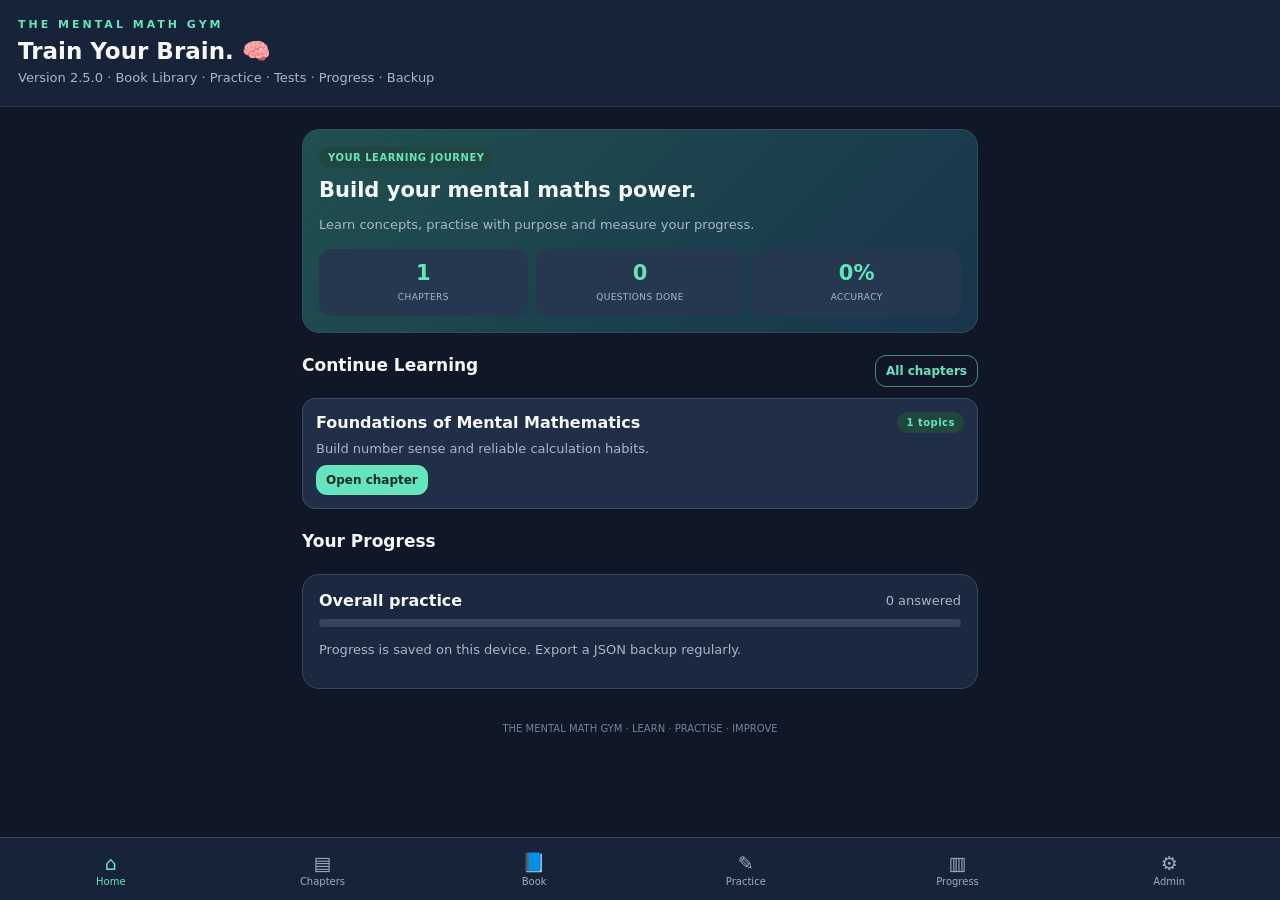
<file: MMG_V2.5.0_Doomsday_Chapter10_Final_Reviewed.html>
<!DOCTYPE html>
<html lang="en">
<head>
<meta charset="UTF-8"><meta name="viewport" content="width=device-width, initial-scale=1, viewport-fit=cover"><meta name="theme-color" content="#101827">
<title>The Mental Math Gym — Version 2.5.0 Library Test Build</title>
<style>
:root{--bg:#101827;--panel:#1b2940;--panel2:#243650;--line:#354963;--text:#f5f7fb;--muted:#a8b7ca;--mint:#65e5bd;--gold:#ffd36b;--danger:#ff8585}*{box-sizing:border-box}body{margin:0;background:var(--bg);color:var(--text);font-family:system-ui,-apple-system,Segoe UI,Roboto,Arial,sans-serif;padding-bottom:88px}header{padding:18px;background:#172338;position:sticky;top:0;z-index:5;border-bottom:1px solid #273951}.brand{font-size:11px;letter-spacing:3px;color:var(--mint);font-weight:800}header h1{font-size:23px;margin:7px 0 3px}header p{margin:0;color:var(--muted);font-size:13px}main{max-width:720px;margin:auto;padding:16px}.view{display:none}.view.active{display:block}.card{background:var(--panel);border:1px solid var(--line);border-radius:17px;padding:16px;margin-bottom:14px}.hero{background:linear-gradient(135deg,#20504f,#19354c)}.eyebrow,.tag{display:inline-block;color:var(--mint);background:#21463f;padding:5px 9px;border-radius:20px;font-size:10px;font-weight:800;letter-spacing:.5px}h2{font-size:21px;margin:10px 0 7px}h3{font-size:17px;margin:0 0 12px}p{line-height:1.5}.muted{color:var(--muted);font-size:13px}.stats{display:grid;grid-template-columns:repeat(3,1fr);gap:8px;margin-top:15px}.stat{background:#263750;border-radius:12px;padding:12px 5px;text-align:center}.stat strong{display:block;color:var(--mint);font-size:21px}.stat small{font-size:9px;color:var(--muted);letter-spacing:.4px}.section-head{display:flex;align-items:center;justify-content:space-between;gap:10px;margin:22px 0 11px}.grid{display:grid;grid-template-columns:repeat(2,minmax(0,1fr));gap:9px}.tile{background:var(--panel);border:1px solid var(--line);border-radius:14px;padding:14px;text-align:left;color:var(--text);min-height:85px}.tile b{display:block;margin:5px 0}.tile small{color:var(--muted)}button{font:inherit;cursor:pointer}.btn{border:0;border-radius:11px;padding:12px 14px;font-weight:750;background:var(--mint);color:#102b2a}.btn.secondary{background:#2a3d58;color:#fff;border:1px solid #49617d}.btn.ghost{background:transparent;color:var(--mint);border:1px solid #4b887b}.btn.danger{background:#512d38;color:#ffd6d6;border:1px solid #86505a}.btn.full{width:100%;margin:5px 0}.btn.small{padding:8px 10px;font-size:12px}.row{display:flex;align-items:center;gap:8px;flex-wrap:wrap}.spread{display:flex;align-items:center;justify-content:space-between;gap:10px}input,textarea,select{width:100%;padding:12px;border:1px solid #50627a;border-radius:10px;background:#101827;color:#fff;font:inherit;margin:5px 0 12px}textarea{min-height:88px;resize:vertical}label{font-size:12px;color:var(--muted);font-weight:700}.progress{height:8px;background:#35445a;border-radius:20px;overflow:hidden;margin:9px 0}.progress>div{height:100%;background:var(--mint);width:0%}.item{background:#202f47;border:1px solid #3a4d68;border-radius:13px;padding:13px;margin:9px 0}.item p{margin:6px 0}.bottomnav{position:fixed;bottom:0;left:0;right:0;background:#172338;border-top:1px solid #354963;display:grid;grid-template-columns:repeat(5,1fr);padding:7px 5px calc(7px + env(safe-area-inset-bottom));z-index:10}.navbtn{border:0;background:none;color:#9eacc1;font-size:10px;padding:6px 2px}.navbtn span{display:block;font-size:19px;margin-bottom:2px}.navbtn.active{color:var(--mint)}.question{font-size:34px;text-align:center;font-weight:800;margin:22px 0}.answer{font-size:22px;text-align:center}.feedback{text-align:center;min-height:27px;margin:10px 0;font-weight:700}button:disabled{opacity:.55;cursor:not-allowed}.hidden{display:none!important}.modalback{position:fixed;inset:0;background:#000b;display:none;align-items:center;justify-content:center;padding:18px;z-index:30}.modalback.show{display:flex}.modal{width:100%;max-width:520px;max-height:88vh;overflow:auto;background:#1b2940;border:1px solid #50627a;border-radius:17px;padding:18px}hr{border:0;border-top:1px solid var(--line);margin:14px 0}.notice{border-left:3px solid var(--gold);padding:9px 11px;background:#3c3528;color:#f8e7bd;border-radius:7px;font-size:12px;line-height:1.5}footer{text-align:center;color:#71839a;font-size:10px;padding:20px}@media(min-width:600px){main{padding:22px}.grid{grid-template-columns:repeat(3,minmax(0,1fr))}}

/* Book library integration test build */
.booknav{grid-template-columns:repeat(6,1fr)}
.book-chapter{background:var(--panel);border:1px solid var(--line);border-radius:15px;padding:14px;margin:10px 0}
.book-actions{display:grid;grid-template-columns:repeat(2,minmax(0,1fr));gap:8px;margin-top:12px}
.book-actions button{min-height:42px}
.book-technique{background:#202f47;border:1px solid #3a4d68;border-radius:12px;padding:13px;margin:10px 0}
.book-technique ol{padding-left:22px}
.book-stat{display:grid;grid-template-columns:repeat(3,1fr);gap:7px}
.book-option{display:block;width:100%;text-align:left;margin:8px 0;padding:12px;border:1px solid #50627a;border-radius:10px;background:#263750;color:#fff}
.book-option.selected{border-color:var(--mint);background:#21463f}
@media(max-width:370px){.navbtn{font-size:9px}.navbtn span{font-size:17px}}

.book-summary{padding-left:22px;line-height:1.65;margin:10px 0 0}.book-summary li{margin:6px 0;color:var(--text)}
.cheat-table-wrap{width:100%;overflow-x:auto;margin-top:12px;border:1px solid var(--line,#3b4b65);border-radius:14px}
.cheat-table{width:100%;border-collapse:collapse;min-width:520px;font-size:15px;line-height:1.5}
.cheat-table th,.cheat-table td{padding:13px 12px;text-align:left;vertical-align:top;border-bottom:1px solid var(--line,#3b4b65)}
.cheat-table th{background:rgba(99,230,190,.12);color:var(--mint,#63e6be);font-weight:700}
.cheat-table tr:last-child td{border-bottom:0}
.cheat-table td:first-child{font-weight:700;white-space:nowrap}
@media(max-width:600px){
.cheat-table-wrap{overflow-x:hidden}
.cheat-table{min-width:0;width:100%;table-layout:fixed;font-size:11px;line-height:1.4}
.cheat-table th,.cheat-table td{padding:9px 6px;overflow-wrap:anywhere;word-break:normal}
.cheat-table th:nth-child(1),.cheat-table td:nth-child(1){width:25%}
.cheat-table th:nth-child(2),.cheat-table td:nth-child(2){width:34%}
.cheat-table th:nth-child(3),.cheat-table td:nth-child(3){width:41%}
.cheat-table td:first-child{white-space:normal}
}
</style></head><body>
<header><div class="brand">THE MENTAL MATH GYM</div><h1>Train Your Brain. 🧠</h1><p>Version 2.5.0 · Book Library · Practice · Tests · Progress · Backup</p></header>
<main>
<section id="homeView" class="view active"><div class="card hero"><span class="eyebrow">YOUR LEARNING JOURNEY</span><h2>Build your mental maths power.</h2><p class="muted">Learn concepts, practise with purpose and measure your progress.</p><div class="stats"><div class="stat"><strong id="statChapters">0</strong><small>CHAPTERS</small></div><div class="stat"><strong id="statQuestions">0</strong><small>QUESTIONS DONE</small></div><div class="stat"><strong id="statAccuracy">0%</strong><small>ACCURACY</small></div></div></div><div class="section-head"><h3>Continue Learning</h3><button class="btn ghost small" data-go="library">All chapters</button></div><div id="homeChapters"></div><div class="section-head"><h3>Your Progress</h3></div><div class="card"><div class="spread"><b>Overall practice</b><span class="muted" id="overallText">0 answered</span></div><div class="progress"><div id="overallBar"></div></div><p class="muted">Progress is saved on this device. Export a JSON backup regularly.</p></div></section>
<section id="libraryView" class="view"><div class="section-head"><h3>Chapter Library</h3><span class="tag" id="chapterCountTag">0 chapters</span></div><p class="muted">Choose a chapter to explore its topics, lessons and practice questions.</p><div id="chapterList"></div></section>

<section id="bookView" class="view">
 <div class="section-head"><h3>Complete Book Library</h3><span class="tag">10 CHAPTERS</span></div>
 <div class="card"><b>The Mental Math Gym · Digital Book</b><p class="muted">Explore the original book chapters, mental-math techniques, worked examples, practice sets, MCQs, timed tests, word problems and checkups.</p><div class="book-stat"><div class="stat"><strong>10</strong><small>CHAPTERS</small></div><div class="stat"><strong>62</strong><small>TECHNIQUES</small></div><div class="stat"><strong>616</strong><small>QUESTIONS</small></div></div></div>
 <div id="bookChapterList"></div>
</section>
<section id="bookDetailView" class="view"><button class="btn secondary small" id="bookBackBtn">← All book chapters</button><div id="bookDetail"></div></section>
<section id="bookQuizView" class="view"><div class="card"><div class="spread"><span class="tag" id="bookQuizMode">PRACTICE</span><span class="muted" id="bookQuizCounter">0 / 0</span></div><h2 id="bookQuizTitle">Book Practice</h2><div class="progress"><div id="bookQuizBar"></div></div><div class="question" id="bookQuizQuestion"></div><div id="bookQuizOptions"></div><input id="bookQuizAnswer" class="answer" placeholder="Your answer" inputmode="decimal"><div id="bookQuizFeedback" class="feedback"></div><button class="btn full" id="bookQuizSubmit">Submit answer</button><button class="btn secondary full" id="bookQuizExit">Exit test</button></div></section>
<section id="practiceView" class="view"><div class="card"><div class="spread"><span class="tag" id="practiceLabel">PRACTICE</span><span class="muted" id="practiceCounter">0 / 0</span></div><h2 id="practiceTitle">Choose a chapter</h2><p class="muted" id="practiceHelp">Open a chapter from the Library and start a practice set.</p><div id="practiceArea" class="hidden"><div class="question" id="questionText"></div><input id="answerInput" class="answer" type="text" inputmode="decimal" autocomplete="off" placeholder="Your answer"><button id="submitBtn" class="btn full">Submit answer</button><div id="answerFeedback" class="feedback" aria-live="polite"></div><button class="btn secondary full" id="finishPracticeBtn">Finish practice</button></div></div><div id="practiceResult" class="card hidden"></div></section>
<section id="progressView" class="view"><div class="section-head"><h3>Results & Progress</h3></div><div class="card"><div class="stats"><div class="stat"><strong id="pAttempted">0</strong><small>ATTEMPTED</small></div><div class="stat"><strong id="pCorrect">0</strong><small>CORRECT</small></div><div class="stat"><strong id="pAccuracy">0%</strong><small>ACCURACY</small></div></div><p class="muted" id="sessionSummary"></p></div><h3>Chapter performance</h3><div id="chapterProgress"></div><div class="section-head"><h3>Recent practice history</h3></div><div id="historyList"></div><div class="notice">Progress is stored locally in this browser on this device. Clearing browser storage may erase it. Keep an external JSON backup.</div></section>
<section id="adminView" class="view"><div class="section-head"><h3>Admin Studio</h3><span class="tag">LOCAL ADMIN</span></div><div id="adminLocked" class="card"><h2>Admin access</h2><p class="muted">Enter your local admin PIN.</p><label>Admin PIN</label><input id="adminPin" type="password" inputmode="numeric" placeholder="Default PIN: 2468"><button class="btn full" id="unlockBtn">Unlock Admin Panel</button><p class="muted">The PIN is a convenience lock only, not secure authentication.</p></div><div id="adminTools" class="hidden"><div class="card"><h3>Content management</h3><div class="grid"><button class="tile" id="addChapterBtn">➕ <b>Add chapter</b><small>Create a new chapter</small></button><button class="tile" id="addTopicBtn">📚 <b>Add topic</b><small>Add topic to a chapter</small></button><button class="tile" id="addLessonBtn">📝 <b>Add lesson</b><small>Add lesson content</small></button><button class="tile" id="addQuestionBtn">🧠 <b>Add question</b><small>Create practice question</small></button></div></div><div class="card"><h3>Import & Export</h3><p class="muted">Backup includes chapters, topics, lessons, questions, progress and practice history.</p><button class="btn full" id="exportBtn">Export full JSON backup</button><button class="btn secondary full" id="copyBtn">Copy full JSON backup to clipboard</button><hr><label>Paste backup JSON from clipboard</label><textarea id="clipboardImportText" placeholder="Paste the copied MMG-JSON backup here..."></textarea><button class="btn secondary full" id="pasteImportBtn">Import pasted JSON backup</button><hr><label>Import a Gym JSON file</label><input id="importFile" type="file" accept=".json,application/json"><select id="importMode"><option value="merge">Merge / add missing content</option><option value="replace">Replace all content (careful)</option></select><button class="btn secondary full" id="importBtn">Import JSON</button><p id="dataSafetyStatus" class="muted" aria-live="polite">Data backup and integrity tools ready.</p><button class="btn secondary full" id="checkBtn">Check active data</button><button class="btn ghost full" id="restoreBtn">Restore pre-import safety copy</button></div><div class="card"><h3>Manage chapters</h3><div id="adminChapterList"></div></div><div class="card"><h3>Change local admin PIN</h3><label>New PIN (4–8 digits)</label><input id="newPin" type="password" inputmode="numeric" maxlength="8"><button class="btn secondary full" id="changePinBtn">Save new PIN</button></div><button class="btn ghost full" id="lockBtn">Lock Admin Panel</button></div></section>
<footer>THE MENTAL MATH GYM · LEARN · PRACTISE · IMPROVE</footer></main>
<nav class="bottomnav booknav"><button class="navbtn active" data-view="home"><span>⌂</span>Home</button><button class="navbtn" data-view="library"><span>▤</span>Chapters</button><button class="navbtn" data-view="book"><span>📘</span>Book</button><button class="navbtn" data-view="practice"><span>✎</span>Practice</button><button class="navbtn" data-view="progress"><span>▥</span>Progress</button><button class="navbtn" data-view="admin"><span>⚙</span>Admin</button></nav>
<div class="modalback" id="modalBack"><div class="modal"><div class="spread"><h3 id="modalTitle">Add content</h3><button class="btn secondary small" id="closeModalBtn">Close</button></div><div id="modalBody"></div></div></div>
<script>
'use strict';
const STORAGE_KEY='mmg_v2_data',PIN_KEY='mmg_v2_pin',SAFETY_KEY='mmg_v24_preimport_backup',LEGACY_SAFETY_KEY='mmg_v22_preimport_backup';
const defaultData={version:2,chapters:[{id:'ch-foundations',title:'Foundations of Mental Mathematics',description:'Build number sense and reliable calculation habits.',order:1,topics:[{id:'tp-number-sense',title:'Number Sense',lessons:[{id:'ls-place-value',title:'Place Value and Number Structure',content:'Explore how digits represent different values according to their positions.\nAdd your own worked examples and explanations here.'}],questions:[{id:'q1',prompt:'What is 35 + 27?',answer:'62',explanation:'35 + 20 = 55, then 55 + 7 = 62.',difficulty:'Beginner'},{id:'q2',prompt:'What is 90 − 46?',answer:'44',explanation:'90 − 40 = 50, then 50 − 6 = 44.',difficulty:'Beginner'},{id:'q3',prompt:'What is 8 × 7?',answer:'56',explanation:'8 groups of 7 make 56.',difficulty:'Beginner'}]}]}],progress:{attempted:0,correct:0,byChapter:{},history:[]}};
const $=id=>document.getElementById(id),clone=x=>JSON.parse(JSON.stringify(x)),safeCount=v=>{const n=Number(v);return Number.isFinite(n)&&n>0?Math.floor(n):0},uid=p=>p+'-'+Date.now().toString(36)+'-'+Math.random().toString(36).slice(2,8),esc=s=>String(s??'').replace(/[&<>"']/g,c=>({'&':'&amp;','<':'&lt;','>':'&gt;','"':'&quot;',"'":'&#39;'}[c]));
function normalizeHistory(h){const seen=new Set();return(Array.isArray(h)?h:[]).filter(x=>x&&typeof x==='object').map((x,i)=>({...x,id:String(x.id||'legacy-'+i),attempted:safeCount(x.attempted),correct:Math.min(safeCount(x.correct),safeCount(x.attempted))})).filter(x=>!seen.has(x.id)&&seen.add(x.id)).sort((a,b)=>String(b.completedAt||'').localeCompare(String(a.completedAt||''))).slice(0,100)}
function normalizeData(src){if(!src||!Array.isArray(src.chapters))throw Error('Invalid backup: chapters missing');const d=clone(src);d.version=2;d.chapters.forEach((c,i)=>{c.id=String(c.id||'ch-'+i);c.title=String(c.title||'Untitled chapter');c.description=String(c.description||'');c.topics=Array.isArray(c.topics)?c.topics:[];c.topics.forEach((t,j)=>{t.id=String(t.id||'tp-'+i+'-'+j);t.title=String(t.title||'Untitled topic');t.lessons=(Array.isArray(t.lessons)?t.lessons:[]).filter(x=>x&&typeof x==='object');t.questions=(Array.isArray(t.questions)?t.questions:[]).filter(x=>x&&typeof x==='object')})});d.progress=d.progress&&typeof d.progress==='object'?d.progress:{};d.progress.attempted=safeCount(d.progress.attempted);d.progress.correct=Math.min(safeCount(d.progress.correct),d.progress.attempted);d.progress.byChapter=d.progress.byChapter||{};Object.keys(d.progress.byChapter).forEach(k=>{const x=d.progress.byChapter[k]||{},a=safeCount(x.attempted);d.progress.byChapter[k]={attempted:a,correct:Math.min(safeCount(x.correct),a)}});d.progress.history=normalizeHistory(d.progress.history);return d}
function loadData(){try{const raw=localStorage.getItem(STORAGE_KEY);if(raw)return normalizeData(JSON.parse(raw))}catch(e){console.error('Saved data could not be read',e)}return clone(defaultData)}
let data=loadData(),adminUnlocked=false,activePractice=null,practiceIndex=0,practiceCorrect=0,practiceAttempted=0,answerLocked=false,answerTimer=null;
function persist(){try{localStorage.setItem(STORAGE_KEY,JSON.stringify(data));return true}catch(e){alert('Save failed. Export a backup and check browser storage.');return false}}
function saveData(){if(persist())renderAll()}
function showView(name){const target=$(name+'View');if(!target)return;document.querySelectorAll('.view').forEach(v=>v.classList.remove('active'));target.classList.add('active');document.querySelectorAll('.navbtn').forEach(b=>b.classList.toggle('active',(b.dataset.view===name||(['bookDetail','bookQuiz'].includes(name)&&b.dataset.view==='book'))));if(name==='admin'){ $('adminLocked').classList.toggle('hidden',adminUnlocked);$('adminTools').classList.toggle('hidden',!adminUnlocked);if(adminUnlocked)renderAdmin()}if(name==='progress')renderProgress();if(name==='book')renderBookLibrary();window.scrollTo(0,0)}
function chapterStats(c){const p=data.progress.byChapter[c.id]||{attempted:0,correct:0};return{attempted:p.attempted||0,correct:p.correct||0,accuracy:p.attempted?Math.round(p.correct/p.attempted*100):0}}
function renderHome(){$('statChapters').textContent=data.chapters.length;$('statQuestions').textContent=data.progress.attempted;$('statAccuracy').textContent=data.progress.attempted?Math.round(data.progress.correct/data.progress.attempted*100)+'%':'0%';$('overallText').textContent=data.progress.attempted+' answered';$('overallBar').style.width=Math.min(100,data.progress.attempted*5)+'%';$('homeChapters').innerHTML=data.chapters.length?data.chapters.slice(0,3).map(c=>`<div class="item"><div class="spread"><b>${esc(c.title)}</b><span class="tag">${c.topics.length} topics</span></div><p class="muted">${esc(c.description)}</p><button class="btn small" data-open-chapter="${esc(c.id)}">Open chapter</button></div>`).join(''):'<div class="card muted">No chapters added yet. Open Admin to add your first chapter.</div>'}
function renderLibrary(){$('chapterCountTag').textContent=data.chapters.length+' chapters';$('chapterList').innerHTML=data.chapters.length?data.chapters.map(c=>`<div class="item"><div class="spread"><b>${esc(c.title)}</b><span class="tag">${c.topics.length} topics</span></div><p class="muted">${esc(c.description)}</p><button class="btn small" data-open-chapter="${esc(c.id)}">View topics</button></div>`).join(''):'<p class="muted">No chapters available yet.</p>'}
function renderProgress(){const p=data.progress,h=p.history||[],bp=bookProgress(),bh=Array.isArray(bp.history)?bp.history:[];const totalAttempted=p.attempted+(Number(bp.attempted)||0),totalCorrect=p.correct+(Number(bp.correct)||0);$('pAttempted').textContent=totalAttempted;$('pCorrect').textContent=totalCorrect;$('pAccuracy').textContent=totalAttempted?Math.round(totalCorrect/totalAttempted*100)+'%':'0%';const allSessions=[...h.map(x=>({accuracy:Number(x.accuracy)||0})),...bh.map(x=>({accuracy:Number(x.attempted)?Math.round((Number(x.correct)||0)/Number(x.attempted)*100):0}))];const avg=allSessions.length?Math.round(allSessions.reduce((n,x)=>n+x.accuracy,0)/allSessions.length):0;$('sessionSummary').textContent=allSessions.length?`${allSessions.length} recorded sessions · Average session accuracy ${avg}% (including Book Library)`:'No completed practice sessions yet.';const bookAccuracy=bp.attempted?Math.round(bp.correct/bp.attempted*100):0;const modeTotals={};bh.forEach(x=>{const m=String(x.mode||'activity').toUpperCase();if(!modeTotals[m])modeTotals[m]={attempted:0,correct:0};modeTotals[m].attempted+=Number(x.attempted)||0;modeTotals[m].correct+=Number(x.correct)||0});const modeRows=Object.entries(modeTotals).map(([mode,v])=>{const a=v.attempted?Math.round(v.correct/v.attempted*100):0;return`<p class="muted">${esc(mode)}: ${v.correct}/${v.attempted} correct · ${a}%</p>`}).join('');const bookCard=`<div class="item"><div class="spread"><b>The Mental Math Gym · Book Library</b><span class="tag">${bookAccuracy}%</span></div><p class="muted">${Number(bp.correct)||0} correct · ${Number(bp.attempted)||0} attempted</p><div class="progress"><div style="width:${bookAccuracy}%"></div></div>${modeRows||'<p class="muted">No Book Library activities completed yet.</p>'}</div>`;$('chapterProgress').innerHTML=(data.chapters.map(c=>{const s=chapterStats(c);return`<div class="item"><div class="spread"><b>${esc(c.title)}</b><span class="tag">${s.accuracy}%</span></div><p class="muted">${s.correct} correct · ${s.attempted} attempted</p><div class="progress"><div style="width:${s.accuracy}%"></div></div></div>`}).join('')||'<p class="muted">No chapter data yet.</p>')+bookCard;const oldRows=h.slice(0,20).map(x=>({title:x.topicTitle||'Practice',chapter:x.chapterTitle||'',correct:x.correct||0,attempted:x.attempted||0,accuracy:x.accuracy||0,date:x.completedAt||''}));const bookRows=bh.map(x=>({title:`Book Library · ${String(x.mode||'activity').toUpperCase()}`,chapter:x.chapter||'Book chapter',correct:x.correct||0,attempted:x.attempted||0,accuracy:x.attempted?Math.round((x.correct||0)/x.attempted*100):0,date:x.at}));const rows=[...oldRows,...bookRows].sort((a,b)=>String(b.date).localeCompare(String(a.date))).slice(0,20);$('historyList').innerHTML=rows.map(x=>`<div class="item"><div class="spread"><b>${esc(x.title)}</b><span class="tag">${x.accuracy}%</span></div><p class="muted">${esc(x.chapter)} · ${x.correct}/${x.attempted} correct</p><small class="muted">${x.date?new Date(x.date).toLocaleString():''}</small></div>`).join('')||'<p class="muted">Your completed practice sessions will appear here.</p>'}
function renderAll(){renderHome();renderLibrary();renderProgress();if(adminUnlocked)renderAdmin()}
function openChapter(id){const c=data.chapters.find(x=>x.id===id);if(!c)return;let html=`<div class="card"><span class="tag">CHAPTER</span><h2>${esc(c.title)}</h2><p class="muted">${esc(c.description)}</p></div>`;if(!c.topics.length)html+='<p class="muted">No topics added yet.</p>';c.topics.forEach(t=>{html+=`<div class="item"><h3>${esc(t.title)}</h3>`;t.lessons.forEach(l=>html+=`<div class="card"><b>📖 ${esc(l.title)}</b><p class="muted">${esc(l.content)}</p></div>`);html+=`<div class="spread"><span class="muted">${t.questions.length} practice questions</span><button class="btn small" data-practice="${esc(c.id)}|${esc(t.id)}">Practise</button></div></div>`});$('modalTitle').textContent='Chapter details';$('modalBody').innerHTML=html;$('modalBack').classList.add('show')}
function closeModal(){$('modalBack').classList.remove('show')}
function startPractice(cid,tid){const c=data.chapters.find(x=>x.id===cid),t=c?.topics.find(x=>x.id===tid);if(!t||!t.questions.length){alert('This topic has no questions yet. Add questions in Admin Studio.');return}if(answerTimer)clearTimeout(answerTimer);activePractice={chapterId:cid,topicId:tid,questions:clone(t.questions)};practiceIndex=0;practiceCorrect=0;practiceAttempted=0;answerLocked=false;closeModal();$('practiceTitle').textContent=c.title+' · '+t.title;$('practiceHelp').textContent='Answer each question, then review your result.';$('practiceArea').classList.remove('hidden');$('practiceResult').classList.add('hidden');showView('practice');showQuestion()}
function showQuestion(){if(!activePractice)return;const q=activePractice.questions[practiceIndex];if(!q){endPractice();return}answerLocked=false;$('submitBtn').disabled=false;$('submitBtn').textContent='Submit answer';$('practiceLabel').textContent=q.difficulty||'PRACTICE';$('practiceCounter').textContent=(practiceIndex+1)+' / '+activePractice.questions.length;$('questionText').textContent=q.prompt;$('answerInput').value='';$('answerFeedback').textContent=''}
function answersMatch(userValue,correctValue){const clean=v=>String(v??'').trim().replace(/[，,]/g,'').replace(/[−–—]/g,'-').replace(/\s+/g,'').toLowerCase();const u=clean(userValue),c=clean(correctValue);if(u===c)return true;if(!u||!c)return false;const un=Number(u),cn=Number(c);return Number.isFinite(un)&&Number.isFinite(cn)&&Math.abs(un-cn)<1e-9}
function submitAnswer(){if(!activePractice||answerLocked)return;const val=$('answerInput').value.trim();if(!val){$('answerFeedback').textContent='Enter an answer first.';return}answerLocked=true;$('submitBtn').disabled=true;const q=activePractice.questions[practiceIndex],ok=answersMatch(val,q.answer);practiceAttempted++;data.progress.attempted++;const p=data.progress.byChapter[activePractice.chapterId]||(data.progress.byChapter[activePractice.chapterId]={attempted:0,correct:0});p.attempted++;if(ok){practiceCorrect++;data.progress.correct++;p.correct++;$('answerFeedback').textContent='✓ Correct! '+(q.explanation||'Well done.')}else $('answerFeedback').textContent='Not quite. Answer: '+q.answer+'. '+(q.explanation||'');persist();renderAll();practiceIndex++;answerTimer=setTimeout(()=>{answerTimer=null;if(activePractice){if(practiceIndex<activePractice.questions.length)showQuestion();else endPractice()}},900)}
function endPractice(){if(!activePractice)return;if(answerTimer){clearTimeout(answerTimer);answerTimer=null}const done=activePractice,pct=practiceAttempted?Math.round(practiceCorrect/practiceAttempted*100):0,c=data.chapters.find(x=>x.id===done.chapterId),t=c?.topics.find(x=>x.id===done.topicId);if(practiceAttempted)data.progress.history.unshift({id:uid('result'),chapterId:done.chapterId,topicId:done.topicId,chapterTitle:c?.title||'',topicTitle:t?.title||'',attempted:practiceAttempted,correct:practiceCorrect,accuracy:pct,completedAt:new Date().toISOString()});data.progress.history=data.progress.history.slice(0,100);activePractice=null;answerLocked=false;$('practiceArea').classList.add('hidden');$('practiceResult').classList.remove('hidden');$('practiceResult').innerHTML=`<h2>Practice complete 🎉</h2><div class="stats"><div class="stat"><strong>${practiceCorrect}</strong><small>CORRECT</small></div><div class="stat"><strong>${practiceAttempted}</strong><small>ATTEMPTED</small></div><div class="stat"><strong>${pct}%</strong><small>ACCURACY</small></div></div><button class="btn full" data-go="library">Back to chapters</button>`;persist();renderAll()}
function unlockAdmin(){const stored=localStorage.getItem(PIN_KEY)||'2468';if($('adminPin').value!==stored){alert('Incorrect PIN. Default PIN is 2468.');return}adminUnlocked=true;$('adminLocked').classList.add('hidden');$('adminTools').classList.remove('hidden');renderAdmin()}
function lockAdmin(){adminUnlocked=false;$('adminTools').classList.add('hidden');$('adminLocked').classList.remove('hidden');$('adminPin').value=''}
function renderAdmin(){$('adminChapterList').innerHTML=data.chapters.map(c=>`<div class="item"><div class="spread"><b>${esc(c.title)}</b><button class="btn danger small" data-delete-chapter="${esc(c.id)}">Delete</button></div><p class="muted">${c.topics.length} topics</p><button class="btn secondary small" data-edit-chapter="${esc(c.id)}">Edit chapter</button></div>`).join('')||'<p class="muted">No chapters yet.</p>'}
function formField(label,id,value=''){return`<label>${label}</label><input id="${id}" value="${esc(value)}">`}
function showForm(title,html){$('modalTitle').textContent=title;$('modalBody').innerHTML=html;$('modalBack').classList.add('show')}
function openChapterForm(id=''){const c=data.chapters.find(x=>x.id===id)||{title:'',description:''};showForm(id?'Edit chapter':'Add chapter',formField('Chapter title','fTitle',c.title)+`<label>Description</label><textarea id="fDescription">${esc(c.description)}</textarea><button class="btn full" id="saveChapterBtn">Save chapter</button>`);$('saveChapterBtn').onclick=()=>{const title=$('fTitle').value.trim();if(!title)return alert('Enter a chapter title.');if(id){c.title=title;c.description=$('fDescription').value.trim()}else data.chapters.push({id:uid('ch'),title,description:$('fDescription').value.trim(),topics:[]});saveData();closeModal()}}
function topicSelect(){return data.chapters.map(c=>`<optgroup label="${esc(c.title)}">${c.topics.map(t=>`<option value="${esc(c.id)}|${esc(t.id)}">${esc(t.title)}</option>`).join('')}</optgroup>`).join('')}
function openTopicForm(){if(!data.chapters.length)return alert('Add a chapter first.');showForm('Add topic',`<label>Chapter</label><select id="fChapter">${data.chapters.map(c=>`<option value="${esc(c.id)}">${esc(c.title)}</option>`).join('')}</select>`+formField('Topic title','fTopic')+'<button class="btn full" id="saveTopicBtn">Save topic</button>');$('saveTopicBtn').onclick=()=>{const c=data.chapters.find(x=>x.id===$('fChapter').value),title=$('fTopic').value.trim();if(!title)return alert('Enter a topic title.');c.topics.push({id:uid('tp'),title,lessons:[],questions:[]});saveData();closeModal()}}
function selectedTopic(){const [cid,tid]=$('fTopicRef').value.split('|'),c=data.chapters.find(x=>x.id===cid);return c?.topics.find(t=>t.id===tid)}
function openLessonForm(){if(!data.chapters.some(c=>c.topics.length))return alert('Add a topic first.');showForm('Add lesson',`<label>Chapter and topic</label><select id="fTopicRef">${topicSelect()}</select>`+formField('Lesson title','fLesson')+'<label>Lesson content</label><textarea id="fContent"></textarea><button class="btn full" id="saveLessonBtn">Save lesson</button>');$('saveLessonBtn').onclick=()=>{const t=selectedTopic(),title=$('fLesson').value.trim(),content=$('fContent').value.trim();if(!t||!title||!content)return alert('Complete all lesson fields.');t.lessons.push({id:uid('ls'),title,content});saveData();closeModal()}}
function openQuestionForm(){if(!data.chapters.some(c=>c.topics.length))return alert('Add a topic first.');showForm('Add practice question',`<label>Chapter and topic</label><select id="fTopicRef">${topicSelect()}</select>`+formField('Question / problem','fQuestion')+formField('Correct answer','fAnswer')+'<label>Explanation</label><textarea id="fExplanation"></textarea><label>Difficulty</label><select id="fDifficulty"><option>Beginner</option><option>Intermediate</option><option>Advanced</option></select><button class="btn full" id="saveQuestionBtn">Save question</button>');$('saveQuestionBtn').onclick=()=>{const t=selectedTopic(),prompt=$('fQuestion').value.trim(),answer=$('fAnswer').value.trim();if(!t||!prompt||!answer)return alert('Complete question and answer.');t.questions.push({id:uid('q'),prompt,answer,explanation:$('fExplanation').value.trim(),difficulty:$('fDifficulty').value});saveData();closeModal()}}
function exportBackup(){const payload={app:'The Mental Math Gym',format:'MMG-JSON',version:2,appVersion:'2.4.2',exportedAt:new Date().toISOString(),data:normalizeData(clone(data))};const blob=new Blob([JSON.stringify(payload,null,2)],{type:'application/json'}),url=URL.createObjectURL(blob),a=document.createElement('a');a.href=url;a.download='mental-math-gym-backup-'+new Date().toISOString().slice(0,10)+'.json';document.body.appendChild(a);a.click();a.remove();setTimeout(()=>URL.revokeObjectURL(url),2000);setStatus('JSON backup exported.')}
async function copyBackup(){const s=JSON.stringify({app:'The Mental Math Gym',format:'MMG-JSON',version:2,appVersion:'2.4.2',exportedAt:new Date().toISOString(),data:normalizeData(clone(data))},null,2);try{await navigator.clipboard.writeText(s);setStatus('Backup copied to clipboard.')}catch(e){$('clipboardImportText').value=s;$('clipboardImportText').focus();$('clipboardImportText').select();setStatus('Clipboard blocked. Backup JSON is selected in the text box; copy it manually.',true)}}
function setStatus(s,err=false){$('dataSafetyStatus').textContent=s;$('dataSafetyStatus').style.color=err?'#ff8585':'#a8b7ca'}
function mergeById(a,b){const out=clone(a||[]),ids=new Set(out.map(x=>x.id));(b||[]).forEach(x=>{if(!ids.has(x.id)){out.push(clone(x));ids.add(x.id)}});return out}
function mergeData(incoming){const out=clone(data);incoming.chapters.forEach(ic=>{let c=out.chapters.find(x=>x.id===ic.id);if(!c){out.chapters.push(clone(ic));return}ic.topics.forEach(it=>{let t=c.topics.find(x=>x.id===it.id);if(!t){c.topics.push(clone(it));return}t.lessons=mergeById(t.lessons,it.lessons);t.questions=mergeById(t.questions,it.questions)})});const a=out.progress,b=incoming.progress;a.attempted=Math.max(a.attempted,b.attempted);a.correct=Math.min(a.attempted,Math.max(a.correct,b.correct));Object.keys(b.byChapter).forEach(k=>{const x=a.byChapter[k]||{attempted:0,correct:0},y=b.byChapter[k];x.attempted=Math.max(x.attempted,y.attempted);x.correct=Math.min(x.attempted,Math.max(x.correct,y.correct));a.byChapter[k]=x});a.history=normalizeHistory([...(a.history||[]),...(b.history||[])]);return normalizeData(out)}
function processImport(text){const parsed=JSON.parse(text),incoming=normalizeData(parsed.data||parsed);localStorage.setItem(SAFETY_KEY,JSON.stringify({savedAt:new Date().toISOString(),data:clone(data)}));const mode=$('importMode').value;data=mode==='replace'?incoming:mergeData(incoming);if(!persist())return;renderAll();setStatus('Import successful. Chapters: '+data.chapters.length+' · Attempted: '+data.progress.attempted+' · Correct: '+data.progress.correct);alert('Import successful. Please check Chapters and Progress.')}
function importPasted(){const s=$('clipboardImportText').value.trim();if(!s)return alert('Paste backup JSON first.');try{processImport(s);$('clipboardImportText').value=''}catch(e){setStatus('Import failed: '+e.message,true);alert('Import failed: '+e.message)}}
function importFile(){const f=$('importFile').files[0];if(!f)return alert('Choose a JSON file first.');const r=new FileReader();r.onload=()=>{try{processImport(r.result)}catch(e){setStatus('Import failed: '+e.message,true);alert('Import failed: '+e.message)}};r.onerror=()=>alert('Could not read this file.');r.readAsText(f)}
function restoreBackup(){const raw=localStorage.getItem(SAFETY_KEY)||localStorage.getItem(LEGACY_SAFETY_KEY);if(!raw)return alert('No pre-import safety backup found on this browser.');if(!confirm('Restore previous safety backup? Current data will be replaced.'))return;try{data=normalizeData(JSON.parse(raw).data);persist();renderAll();alert('Safety backup restored.')}catch(e){alert('Restore failed: '+e.message)}}
function integrityCheck(){try{const saved=localStorage.getItem(STORAGE_KEY);if(!saved)return alert('No saved data found under '+STORAGE_KEY);const same=JSON.stringify(normalizeData(data))===JSON.stringify(normalizeData(JSON.parse(saved)));alert('Runtime / LocalStorage: '+(same?'MATCH':'MISMATCH')+'\nChapters: '+data.chapters.length+'\nAttempted: '+data.progress.attempted+'\nCorrect: '+data.progress.correct)}catch(e){alert('Check failed: '+e.message)}}
function deleteChapter(id){if(!confirm('Delete this chapter and all its topics? Export a backup first.'))return;data.chapters=data.chapters.filter(c=>c.id!==id);delete data.progress.byChapter[id];data.progress.history=data.progress.history.filter(x=>x.chapterId!==id);saveData()}
// Event delegation keeps navigation reliable and avoids inline-handler parsing failures.
document.addEventListener('click',e=>{const nav=e.target.closest('[data-view]');if(nav){showView(nav.dataset.view);return}const go=e.target.closest('[data-go]');if(go){showView(go.dataset.go);return}const ch=e.target.closest('[data-open-chapter]');if(ch){openChapter(ch.dataset.openChapter);return}const pr=e.target.closest('[data-practice]');if(pr){const [c,t]=pr.dataset.practice.split('|');startPractice(c,t);return}const del=e.target.closest('[data-delete-chapter]');if(del){deleteChapter(del.dataset.deleteChapter);return}const edit=e.target.closest('[data-edit-chapter]');if(edit){openChapterForm(edit.dataset.editChapter);return}});
$('submitBtn').addEventListener('click',submitAnswer);$('answerInput').addEventListener('keydown',e=>{if(e.key==='Enter')submitAnswer()});$('finishPracticeBtn').addEventListener('click',endPractice);$('closeModalBtn').addEventListener('click',closeModal);$('modalBack').addEventListener('click',e=>{if(e.target===$('modalBack'))closeModal()});$('unlockBtn').addEventListener('click',unlockAdmin);$('addChapterBtn').addEventListener('click',()=>openChapterForm());$('addTopicBtn').addEventListener('click',openTopicForm);$('addLessonBtn').addEventListener('click',openLessonForm);$('addQuestionBtn').addEventListener('click',openQuestionForm);$('exportBtn').addEventListener('click',exportBackup);$('copyBtn').addEventListener('click',copyBackup);$('pasteImportBtn').addEventListener('click',importPasted);$('importBtn').addEventListener('click',importFile);$('checkBtn').addEventListener('click',integrityCheck);$('restoreBtn').addEventListener('click',restoreBackup);$('lockBtn').addEventListener('click',lockAdmin);$('changePinBtn').addEventListener('click',()=>{const p=$('newPin').value;if(!/^\d{4,8}$/.test(p))return alert('PIN must contain 4 to 8 digits.');localStorage.setItem(PIN_KEY,p);$('newPin').value='';alert('PIN updated.')});

// Embedded original 10-chapter book library. Kept separate from existing 2.4.2 user progress.
const BOOK_LIBRARY={"app":"The Mental Math Gym","source":"gym_library_FINAL_ch1_to_ch10_firebase.zip","format":"MMG-LIBRARY-JSON","version":1,"chapterCount":10,"chapters":[{"id":"ch1","num":1,"title":"Foundations: Fast Adding and Subtracting","goal":"By the end of this chapter you will add and subtract two- and three-digit numbers in your head, without carrying on paper, and check your answer in seconds.","intro":"Every shortcut in this book builds on adding and subtracting. If these five habits feel automatic, the later chapters will feel easy.","warm":[{"t":"PAIRS THAT MAKE 10","x":"1 + 9 = 10, 2 + 8 = 10, 3 + 7 = 10, 4 + 6 = 10, 5 + 5 = 10"},{"t":"PAIRS THAT MAKE 100 (TENS)","x":"10 + 90 = 100, 20 + 80 = 100, 30 + 70 = 100, 40 + 60 = 100, 50 + 50 = 100"},{"t":"PAIRS THAT MAKE 100 (FIVES)","x":"15 + 85 = 100, 25 + 75 = 100, 35 + 65 = 100, 45 + 55 = 100"},{"t":"PAIRS THAT MAKE 1,000","x":"100 + 900 = 1,000, 200 + 800 = 1,000, 300 + 700 = 1,000, 400 + 600 = 1,000, 500 + 500 = 1,000"}],"tricks":[{"name":"Add Left to Right","when":"Adding any two numbers with two or more digits.","steps":["Keep the first number as your running total.","Add the hundreds of the second number, then the tens, then the ones.","After each part, say the new total to yourself."],"why":"Left to right matches how you read and say numbers, so after the first step your total is already close to the final answer.","mistake":"Losing a part of the second number. Before the last step, check that you added its hundreds, tens and ones.","examples":[{"prob":"47 + 38","lines":["47 + 30 = 77","77 + 8 = 85"]},{"prob":"126 + 258","lines":["126 + 200 = 326","326 + 50 = 376","376 + 8 = 384"]},{"prob":"593 + 274","lines":["593 + 200 = 793","793 + 70 = 863","863 + 4 = 867"]}],"tryit":[{"q":"52 + 37 =","a":89,"t":"89"},{"q":"64 + 78 =","a":142,"t":"142"},{"q":"235 + 164 =","a":399,"t":"399"},{"q":"478 + 256 =","a":734,"t":"734"},{"q":"689 + 127 =","a":816,"t":"816"},{"q":"347 + 485 =","a":832,"t":"832"}]},{"name":"Complements of 100 and 1,000","when":"Subtracting from 100 or 1,000, or adding a number that is just below a round number.","steps":["To find 100 minus a number, take each digit away from 9, except the last digit.","Take the last digit away from 10.","Read the new digits from left to right.","For 1,000, do the same with three digits."],"why":"Each digit pair adds up to 9, and the last pair adds up to 10. Together they make 100 or 1,000 exactly.","mistake":"Using 10 for every digit. Only the last digit uses 10; the others use 9. If the number ends in 0, as in 100 − 40, just do 10 − 4 = 6 and write 60.","examples":[{"prob":"100 − 37","lines":["9 − 3 = 6","10 − 7 = 3","Answer: 63"]},{"prob":"1,000 − 462","lines":["9 − 4 = 5","9 − 6 = 3","10 − 2 = 8","Answer: 538"]},{"prob":"68 + 57","lines":["68 needs 32 to make 100","57 − 32 = 25","100 + 25 = 125"]}],"tryit":[{"q":"100 − 28 =","a":72,"t":"72"},{"q":"100 − 53 =","a":47,"t":"47"},{"q":"100 − 85 =","a":15,"t":"15"},{"q":"1,000 − 276 =","a":724,"t":"724"},{"q":"1,000 − 519 =","a":481,"t":"481"},{"q":"1,000 − 835 =","a":165,"t":"165"}]},{"name":"Round and Adjust","when":"One number is just below or just above a round number such as 50, 100 or 300.","steps":["Round the awkward number to a friendly one.","Do the easy calculation.","Correct the difference: take back what you added too much, or give back what you took away too much."],"why":"Round numbers are easy to work with, and a one- or two-digit correction is easy to apply at the end.","mistake":"Adjusting the wrong way. Ask: did I use a bigger or a smaller number than the real one? In addition, a bigger number means take away. In subtraction, taking away too much means give back.","examples":[{"prob":"49 + 36","lines":["49 is 1 less than 50","50 + 36 = 86","86 − 1 = 85"]},{"prob":"298 + 157","lines":["298 is 2 less than 300","300 + 157 = 457","457 − 2 = 455"]},{"prob":"83 − 29","lines":["29 is 1 less than 30","83 − 30 = 53","53 + 1 = 54"]}],"tryit":[{"q":"59 + 47 =","a":106,"t":"106"},{"q":"98 + 65 =","a":163,"t":"163"},{"q":"399 + 128 =","a":527,"t":"527"},{"q":"76 − 39 =","a":37,"t":"37"},{"q":"154 − 98 =","a":56,"t":"56"},{"q":"603 − 297 =","a":306,"t":"306"}]},{"name":"Subtract by Counting Up","when":"The two numbers are close together, or borrowing would be messy.","steps":["Start at the smaller number.","Jump up to the next friendly number: the next ten, then the next hundred.","Keep jumping until you land exactly on the bigger number.","Add up the jumps."],"why":"Counting up is how a shopkeeper gives change. It replaces borrowing with small, easy jumps.","mistake":"Forgetting the last small jump. Always finish exactly on the bigger number.","examples":[{"prob":"143 − 78","lines":["78 to 80 is 2","80 to 100 is 20","100 to 143 is 43","2 + 20 + 43 = 65"]},{"prob":"502 − 267","lines":["267 to 300 is 33","300 to 500 is 200","500 to 502 is 2","33 + 200 + 2 = 235"]},{"prob":"820 − 565","lines":["565 to 600 is 35","600 to 800 is 200","800 to 820 is 20","35 + 200 + 20 = 255"]}],"tryit":[{"q":"91 − 67 =","a":24,"t":"24"},{"q":"205 − 178 =","a":27,"t":"27"},{"q":"400 − 256 =","a":144,"t":"144"},{"q":"612 − 489 =","a":123,"t":"123"},{"q":"903 − 698 =","a":205,"t":"205"},{"q":"1,000 − 743 =","a":257,"t":"257"}],"vis":{"type":"line","items":[[78,80,100,143],[267,300,500,502],[565,600,800,820]]}},{"name":"Check with Digit Sums","when":"You have an answer and want a 10-second check.","steps":["Find the digit sum of each number: add its digits and repeat until one digit is left. A 9 counts as 0.","Do the same operation on the two digit sums.","The digit sum of your answer must match."],"why":"Digit sums follow the same arithmetic as the numbers themselves, so a wrong answer usually shows up as a mismatch.","mistake":"Trusting a match too much. A match means the answer is probably right, not certainly. Swapped digits, such as 867 and 876, have the same digit sum, so this check cannot catch them.","examples":[{"prob":"47 + 38 = 85","lines":["47: 4 + 7 = 11, 1 + 1 = 2","38: 3 + 8 = 11, 1 + 1 = 2","2 + 2 = 4","85: 8 + 5 = 13, 1 + 3 = 4. Match."]},{"prob":"126 + 258 = 384","lines":["126: 1 + 2 + 6 = 9, which counts as 0","258: 2 + 5 + 8 = 15, 1 + 5 = 6","0 + 6 = 6","384: 3 + 8 + 4 = 15, 1 + 5 = 6. Match."]},{"prob":"Is 857 right for 593 + 274?","lines":["593: 5 + 9 + 3 = 17, 1 + 7 = 8","274: 2 + 7 + 4 = 13, 1 + 3 = 4","8 + 4 = 12, 1 + 2 = 3","857: 8 + 5 + 7 = 20, 2 + 0 = 2. No match, so 857 is wrong.","The right answer 867 gives 8 + 6 + 7 = 21, 2 + 1 = 3."]}],"tryit":[{"q":"36 + 47 = 83","a":"OK","t":"OK","yn":true,"opts":["OK","WRONG"]},{"q":"58 + 64 = 122","a":"OK","t":"OK","yn":true,"opts":["OK","WRONG"]},{"q":"275 + 389 = 654","a":"WRONG","t":"WRONG","yn":true,"opts":["OK","WRONG"]},{"q":"127 + 358 = 485","a":"OK","t":"OK","yn":true,"opts":["OK","WRONG"]},{"q":"456 + 287 = 733","a":"WRONG","t":"WRONG","yn":true,"opts":["OK","WRONG"]},{"q":"619 + 274 = 893","a":"OK","t":"OK","yn":true,"opts":["OK","WRONG"]}]}],"practice":[{"q":"36 + 47 =","a":83,"t":"83"},{"q":"58 + 64 =","a":122,"t":"122"},{"q":"275 + 389 =","a":664,"t":"664"},{"q":"100 − 46 =","a":54,"t":"54"},{"q":"1,000 − 253 =","a":747,"t":"747"},{"q":"100 − 71 =","a":29,"t":"29"},{"q":"39 + 55 =","a":94,"t":"94"},{"q":"197 + 246 =","a":443,"t":"443"},{"q":"91 − 38 =","a":53,"t":"53"},{"q":"600 − 258 =","a":342,"t":"342"},{"q":"456 + 287 =","a":743,"t":"743"},{"q":"302 − 148 =","a":154,"t":"154"},{"q":"725 − 389 =","a":336,"t":"336"},{"q":"87 + 76 =","a":163,"t":"163"},{"q":"1,000 − 604 =","a":396,"t":"396"},{"q":"648 + 195 =","a":843,"t":"843"},{"q":"701 − 456 =","a":245,"t":"245"},{"q":"389 + 399 =","a":788,"t":"788"},{"q":"826 − 589 =","a":237,"t":"237"},{"q":"274 + 568 =","a":842,"t":"842"}],"words":[{"text":"A shirt costs 47 dollars and trousers cost 38 dollars. What is the total?","a":85,"t":"85"},{"text":"You pay with a 100-dollar note for a 64-dollar bill. How much change do you get?","a":36,"t":"36"},{"text":"A train has 258 passengers. At the next stop 175 more board. How many are on the train now?","a":433,"t":"433"},{"text":"A tank holds 500 litres. After 267 litres are used, how many litres are left?","a":233,"t":"233"},{"text":"A student scored 349 in the first test and 298 in the second. What is the total score?","a":647,"t":"647"},{"text":"A book has 820 pages. A reader has finished 565 of them. How many pages are left?","a":255,"t":"255"}],"mcq":[{"q":"36 + 47 =","opts":["183","88","83","85"],"ci":2},{"q":"275 + 389 =","opts":["659","664","666","665"],"ci":1},{"q":"1,000 − 253 =","opts":["647","747","847","757"],"ci":1},{"q":"39 + 55 =","opts":["92","104","94","95"],"ci":2},{"q":"91 − 38 =","opts":["54","63","52","53"],"ci":3},{"q":"456 + 287 =","opts":["753","733","743","742"],"ci":2},{"q":"725 − 389 =","opts":["336","338","331","436"],"ci":0},{"q":"1,000 − 604 =","opts":["401","396","391","395"],"ci":1},{"q":"701 − 456 =","opts":["246","235","244","245"],"ci":3},{"q":"826 − 589 =","opts":["232","237","239","227"],"ci":1}],"timed":[{"q":"36 + 58 =","a":94,"t":"94"},{"q":"91 − 47 =","a":44,"t":"44"},{"q":"124 + 189 =","a":313,"t":"313"},{"q":"100 − 37 =","a":63,"t":"63"},{"q":"250 + 375 =","a":625,"t":"625"},{"q":"610 − 285 =","a":325,"t":"325"},{"q":"99 + 99 =","a":198,"t":"198"},{"q":"73 + 88 =","a":161,"t":"161"},{"q":"1,000 − 555 =","a":445,"t":"445"},{"q":"402 − 178 =","a":224,"t":"224"},{"q":"356 + 449 =","a":805,"t":"805"},{"q":"700 − 312 =","a":388,"t":"388"},{"q":"58 + 67 =","a":125,"t":"125"},{"q":"840 − 395 =","a":445,"t":"445"},{"q":"999 − 468 =","a":531,"t":"531"}],"checkup":[{"q":"47 + 86 =","a":133,"t":"133"},{"q":"100 − 58 =","a":42,"t":"42"},{"q":"299 + 145 =","a":444,"t":"444"},{"q":"403 − 187 =","a":216,"t":"216"},{"q":"1,000 − 392 =","a":608,"t":"608"},{"q":"68 + 75 =","a":143,"t":"143"},{"q":"520 − 263 =","a":257,"t":"257"},{"q":"385 + 417 =","a":802,"t":"802"},{"q":"91 − 56 =","a":35,"t":"35"},{"q":"764 + 199 =","a":963,"t":"963"}],"cheat":[["Trick","Use it when","Key move"],["1  Left to right","Adding numbers with 2 or more digits","Add hundreds, then tens, then ones"],["2  Complements","Subtracting from 100 or 1,000","9s, then 10 for the last digit"],["3  Round and adjust","A number is near 50, 100 or 300","Round, calculate, then correct"],["4  Count up","The numbers are close together","Jump to friendly numbers and add the jumps"],["5  Digit sums","You want to check an answer","Digit sums must match; 9 counts as 0"]],"summary":["Left to right: add the big parts first.","Complements: 9s, then 10 for the last digit.","Round and adjust: round, calculate, then correct.","Count up: jump to friendly numbers and add the jumps.","Digit sums: a 10-second check for additions."]},{"id":"ch2","num":2,"title":"Multiplication Shortcuts","goal":"By the end of this chapter you will multiply by 5, 9, 11, 25, 99 and 125 without writing anything down, and use three general methods for every other product.","intro":"Big products look slow, but most of them have a shortcut. This chapter gives you eight, and each one comes with a clear signal for when to use it.","warm":[{"t":"MULTIPLES OF 25","x":"25 × 1 = 25, 25 × 2 = 50, 25 × 3 = 75, 25 × 4 = 100, 25 × 5 = 125, 25 × 6 = 150, 25 × 7 = 175, 25 × 8 = 200"},{"t":"MULTIPLES OF 125","x":"125 × 1 = 125, 125 × 2 = 250, 125 × 3 = 375, 125 × 4 = 500, 125 × 5 = 625, 125 × 6 = 750, 125 × 7 = 875, 125 × 8 = 1,000"},{"t":"SQUARES FROM 11 TO 20","x":"11 × 11 = 121, 12 × 12 = 144, 13 × 13 = 169, 14 × 14 = 196, 15 × 15 = 225, 16 × 16 = 256, 17 × 17 = 289, 18 × 18 = 324, 19 × 19 = 361, 20 × 20 = 400"}],"tricks":[{"name":"Multiply by 5 and 50","when":"Multiplying any number by 5 or 50.","steps":["Halve the number.","Multiply the half by 10 for × 5, or by 100 for × 50.","If the number is odd, use a half: half of 13 is 6.5, and 6.5 × 10 = 65."],"why":"Multiplying by 5 is the same as multiplying by 10 and then halving. Halving first keeps the numbers small.","mistake":"Forgetting the zero. 46 × 5 is 230, not 23. If your answer looks ten times too small, you stopped after halving.","examples":[{"prob":"46 × 5","lines":["46 ÷ 2 = 23","23 × 10 = 230"]},{"prob":"124 × 5","lines":["124 ÷ 2 = 62","62 × 10 = 620"]},{"prob":"36 × 50","lines":["36 ÷ 2 = 18","18 × 100 = 1,800"]}],"tryit":[{"q":"24 × 5 =","a":120,"t":"120"},{"q":"46 × 5 =","a":230,"t":"230"},{"q":"78 × 5 =","a":390,"t":"390"},{"q":"124 × 5 =","a":620,"t":"620"},{"q":"36 × 50 =","a":1800,"t":"1,800"},{"q":"82 × 50 =","a":4100,"t":"4,100"}]},{"name":"Multiply by 9 and 99","when":"Multiplying by 9, 99 or 999.","steps":["For × 9, multiply by 10 and subtract the number once.","For × 99, multiply by 100 and subtract the number once.","Use the subtraction habits from Chapter 1 for the last step."],"why":"9 is one less than 10, so any number times 9 is that number times 10, minus the number. The same idea works for 99 and 999.","mistake":"Subtracting the wrong amount. You take away the number itself, once. You do not take away 9 or 99.","examples":[{"prob":"47 × 9","lines":["47 × 10 = 470","470 - 47 = 423"]},{"prob":"126 × 9","lines":["126 × 10 = 1,260","1,260 - 126 = 1,134"]},{"prob":"36 × 99","lines":["36 × 100 = 3,600","3,600 - 36 = 3,564"]}],"tryit":[{"q":"23 × 9 =","a":207,"t":"207"},{"q":"64 × 9 =","a":576,"t":"576"},{"q":"85 × 9 =","a":765,"t":"765"},{"q":"27 × 99 =","a":2673,"t":"2,673"},{"q":"45 × 99 =","a":4455,"t":"4,455"},{"q":"132 × 9 =","a":1188,"t":"1,188"}]},{"name":"Multiply by 11","when":"Any two-digit number times 11.","steps":["Write the first digit.","Add the two digits and write the sum in the middle.","Write the last digit.","If the sum is 10 or more, write its last digit and add 1 to the first digit."],"why":"68 × 11 is 68 × 10 + 68. That is 680 + 68 = 748. The shortcut is this addition done digit by digit.","mistake":"Forgetting to carry. When the middle sum is 10 or more, write the last digit of the sum and add 1 to the first digit.","examples":[{"prob":"23 × 11","lines":["First digit: 2","Middle: 2 + 3 = 5","Last digit: 3","Answer: 253"]},{"prob":"45 × 11","lines":["First digit: 4","Middle: 4 + 5 = 9","Last digit: 5","Answer: 495"]},{"prob":"68 × 11","lines":["First digit: 6","Middle: 6 + 8 = 14, write 4 and carry 1","First digit with the carry: 6 + 1 = 7","Last digit: 8","Answer: 748"]}],"tryit":[{"q":"31 × 11 =","a":341,"t":"341"},{"q":"47 × 11 =","a":517,"t":"517"},{"q":"59 × 11 =","a":649,"t":"649"},{"q":"76 × 11 =","a":836,"t":"836"},{"q":"84 × 11 =","a":924,"t":"924"},{"q":"95 × 11 =","a":1045,"t":"1,045"}]},{"name":"Multiply by 25 and 125","when":"Multiplying by 25, or by 125 when the other number divides easily by 8.","steps":["For × 25, divide the number by 4, then multiply by 100.","For × 125, divide the number by 8, then multiply by 1,000.","Choose this trick when the division comes out even."],"why":"25 is 100 ÷ 4 and 125 is 1,000 ÷ 8. Dividing first keeps the numbers small, and the zeros come last.","mistake":"Mixing up the divisors. Use 4 with 25 and 8 with 125, and match the zeros: 100 for 25, 1,000 for 125.","examples":[{"prob":"36 × 25","lines":["36 ÷ 4 = 9","9 × 100 = 900"]},{"prob":"72 × 25","lines":["72 ÷ 4 = 18","18 × 100 = 1,800"]},{"prob":"64 × 125","lines":["64 ÷ 8 = 8","8 × 1,000 = 8,000"]}],"tryit":[{"q":"28 × 25 =","a":700,"t":"700"},{"q":"64 × 25 =","a":1600,"t":"1,600"},{"q":"92 × 25 =","a":2300,"t":"2,300"},{"q":"16 × 125 =","a":2000,"t":"2,000"},{"q":"40 × 125 =","a":5000,"t":"5,000"},{"q":"88 × 125 =","a":11000,"t":"11,000"}]},{"name":"Double and Halve","when":"One of the numbers is even and the other is easy to double.","steps":["Halve the even number.","Double the other number.","Multiply the new, friendlier pair. The answer does not change."],"why":"Halving one number and doubling the other keeps the product the same, like cutting a rectangle in half and doubling its width.","mistake":"Halving both numbers. Halve one and double the other. You can repeat the move: 8 × 70 can become 4 × 140.","examples":[{"prob":"16 × 35","lines":["16 ÷ 2 = 8","35 × 2 = 70","8 × 70 = 560"]},{"prob":"25 × 48","lines":["48 ÷ 2 = 24","25 × 2 = 50","24 × 50 = 1,200"]},{"prob":"15 × 18","lines":["18 ÷ 2 = 9","15 × 2 = 30","9 × 30 = 270"]}],"tryit":[{"q":"14 × 35 =","a":490,"t":"490"},{"q":"18 × 25 =","a":450,"t":"450"},{"q":"16 × 45 =","a":720,"t":"720"},{"q":"12 × 75 =","a":900,"t":"900"},{"q":"15 × 24 =","a":360,"t":"360"},{"q":"22 × 35 =","a":770,"t":"770"}]},{"name":"Break Apart","when":"Any product of two-digit numbers when no other shortcut fits.","steps":["Split one number into tens and ones.","Multiply the other number by each part.","Add the two results."],"why":"This is the distributive law. It turns one hard product into two easy ones and one addition.","mistake":"Forgetting one of the parts. Count your partial products: two parts mean two products and one addition.","examples":[{"prob":"14 × 27","lines":["14 is 10 + 4","10 × 27 = 270","4 × 27 = 108","270 + 108 = 378"]},{"prob":"23 × 34","lines":["23 is 20 + 3","20 × 34 = 680","3 × 34 = 102","680 + 102 = 782"]},{"prob":"46 × 15","lines":["15 is 10 + 5","46 × 10 = 460","46 × 5 = 230","460 + 230 = 690"]}],"tryit":[{"q":"13 × 24 =","a":312,"t":"312"},{"q":"16 × 35 =","a":560,"t":"560"},{"q":"27 × 14 =","a":378,"t":"378"},{"q":"32 × 26 =","a":832,"t":"832"},{"q":"41 × 33 =","a":1353,"t":"1,353"},{"q":"18 × 52 =","a":936,"t":"936"}],"vis":{"type":"area","items":[{"rows":[10,4],"cols":[27]},{"rows":[20,3],"cols":[34]},{"rows":[46],"cols":[10,5]}]}},{"name":"Numbers Near 100","when":"Both numbers are close to 100.","steps":["Find how far each number is from 100. These are the gaps.","Take one gap away from the other number. This gives the first part of the answer.","Multiply the two gaps. This gives the last two digits.","Write the two parts side by side."],"why":"Each gap tells you how far a number is from 100. Combining one gap with the other number gives the hundreds part, and the product of the gaps gives the rest.","mistake":"Forgetting to pad a small product. For 98 × 97 the gaps are 2 and 3, so 2 × 3 = 6 is written as 06, and the answer is 9506. For numbers above 100, add the gap instead of subtracting it.","examples":[{"prob":"97 × 96","lines":["97 is 3 below 100","96 is 4 below 100","97 - 4 = 93","3 × 4 = 12","Answer: 9312"]},{"prob":"98 × 94","lines":["98 is 2 below 100","94 is 6 below 100","98 - 6 = 92","2 × 6 = 12","Answer: 9212"]},{"prob":"103 × 106","lines":["103 is 3 above 100","106 is 6 above 100","103 + 6 = 109","3 × 6 = 18","Answer: 10918"]}],"tryit":[{"q":"96 × 94 =","a":9024,"t":"9,024"},{"q":"99 × 97 =","a":9603,"t":"9,603"},{"q":"95 × 92 =","a":8740,"t":"8,740"},{"q":"102 × 107 =","a":10914,"t":"10,914"},{"q":"104 × 103 =","a":10712,"t":"10,712"},{"q":"98 × 91 =","a":8918,"t":"8,918"}]},{"name":"Equal Distance","when":"The two numbers are the same distance above and below a round number, such as 47 and 53 around 50.","steps":["Find the middle number, halfway between the two.","Multiply the middle number by itself.","Find the gap from the middle to either number and multiply it by itself.","Subtract the second result from the first."],"why":"A square minus a square is the same as the two numbers multiplied together. The cross terms cancel, so only the two squares are left.","mistake":"Using the trick when the numbers are not equally spaced. 47 × 54 does not work, because 47 and 54 are not the same distance from 50.","examples":[{"prob":"47 × 53","lines":["Middle is 50, gap is 3","50 × 50 = 2,500","3 × 3 = 9","2,500 - 9 = 2,491"]},{"prob":"38 × 42","lines":["Middle is 40, gap is 2","40 × 40 = 1,600","2 × 2 = 4","1,600 - 4 = 1,596"]},{"prob":"69 × 71","lines":["Middle is 70, gap is 1","70 × 70 = 4,900","1 × 1 = 1","4,900 - 1 = 4,899"]}],"tryit":[{"q":"49 × 51 =","a":2499,"t":"2,499"},{"q":"47 × 53 =","a":2491,"t":"2,491"},{"q":"38 × 42 =","a":1596,"t":"1,596"},{"q":"29 × 31 =","a":899,"t":"899"},{"q":"66 × 74 =","a":4884,"t":"4,884"},{"q":"85 × 95 =","a":8075,"t":"8,075"}]}],"practice":[{"q":"35 × 12 =","a":420,"t":"420"},{"q":"48 × 25 =","a":1200,"t":"1,200"},{"q":"67 × 11 =","a":737,"t":"737"},{"q":"43 × 99 =","a":4257,"t":"4,257"},{"q":"18 × 45 =","a":810,"t":"810"},{"q":"57 × 9 =","a":513,"t":"513"},{"q":"64 × 125 =","a":8000,"t":"8,000"},{"q":"96 × 94 =","a":9024,"t":"9,024"},{"q":"52 × 48 =","a":2496,"t":"2,496"},{"q":"24 × 35 =","a":840,"t":"840"},{"q":"86 × 5 =","a":430,"t":"430"},{"q":"71 × 11 =","a":781,"t":"781"},{"q":"99 × 36 =","a":3564,"t":"3,564"},{"q":"32 × 75 =","a":2400,"t":"2,400"},{"q":"38 × 42 =","a":1596,"t":"1,596"},{"q":"125 × 24 =","a":3000,"t":"3,000"},{"q":"27 × 15 =","a":405,"t":"405"},{"q":"103 × 104 =","a":10712,"t":"10,712"},{"q":"45 × 22 =","a":990,"t":"990"},{"q":"19 × 21 =","a":399,"t":"399"}],"words":[{"text":"A box holds 25 pencils. How many pencils are in 36 boxes?","a":900,"t":"900"},{"text":"A ticket costs 99 dollars. What do 14 tickets cost?","a":1386,"t":"1,386"},{"text":"A worker is paid 50 dollars an hour and works 38 hours. What is the total pay?","a":1900,"t":"1,900"},{"text":"A report has 11 pages with 45 words on each page. How many words is that?","a":495,"t":"495"},{"text":"A school orders 125 books for each of 48 classes. How many books is that?","a":6000,"t":"6,000"},{"text":"A hall has 24 rows with 15 seats in each row. How many seats are there?","a":360,"t":"360"}],"mcq":[{"q":"35 × 12 =","opts":["420","419","425","320"],"ci":0},{"q":"67 × 11 =","opts":["738","736","727","737"],"ci":3},{"q":"18 × 45 =","opts":["811","809","800","810"],"ci":3},{"q":"64 × 125 =","opts":["7,900","8,000","7,995","8,100"],"ci":1},{"q":"52 × 48 =","opts":["2,494","2,496","2,396","2,498"],"ci":1},{"q":"86 × 5 =","opts":["430","431","330","435"],"ci":0},{"q":"99 × 36 =","opts":["3,564","3,563","3,664","3,562"],"ci":0},{"q":"38 × 42 =","opts":["1,606","1,591","1,496","1,596"],"ci":3},{"q":"27 × 15 =","opts":["395","405","400","305"],"ci":1},{"q":"45 × 22 =","opts":["989","988","990","985"],"ci":2}],"timed":[{"q":"14 × 5 =","a":70,"t":"70"},{"q":"23 × 11 =","a":253,"t":"253"},{"q":"44 × 25 =","a":1100,"t":"1,100"},{"q":"8 × 99 =","a":792,"t":"792"},{"q":"52 × 5 =","a":260,"t":"260"},{"q":"67 × 11 =","a":737,"t":"737"},{"q":"12 × 125 =","a":1500,"t":"1,500"},{"q":"95 × 9 =","a":855,"t":"855"},{"q":"18 × 35 =","a":630,"t":"630"},{"q":"46 × 15 =","a":690,"t":"690"},{"q":"98 × 97 =","a":9506,"t":"9,506"},{"q":"47 × 53 =","a":2491,"t":"2,491"},{"q":"64 × 25 =","a":1600,"t":"1,600"},{"q":"81 × 11 =","a":891,"t":"891"},{"q":"72 × 5 =","a":360,"t":"360"}],"checkup":[{"q":"26 × 5 =","a":130,"t":"130"},{"q":"54 × 11 =","a":594,"t":"594"},{"q":"48 × 25 =","a":1200,"t":"1,200"},{"q":"7 × 99 =","a":693,"t":"693"},{"q":"16 × 35 =","a":560,"t":"560"},{"q":"97 × 95 =","a":9215,"t":"9,215"},{"q":"38 × 42 =","a":1596,"t":"1,596"},{"q":"24 × 125 =","a":3000,"t":"3,000"},{"q":"85 × 9 =","a":765,"t":"765"},{"q":"33 × 11 =","a":363,"t":"363"}],"cheat":[["Trick","Use it when","Key move"],["1  Times 5","Multiplying by 5 or 50","Halve, then add a zero or two"],["2  Times 9, 99","Multiplying by 9 or 99","Times 10 or 100, then subtract once"],["3  Times 11","A two-digit number times 11","First digit, sum, last digit"],["4  Times 25, 125","Multiplying by 25 or 125","Divide by 4 or 8, then times 100 or 1,000"],["5  Double and halve","One factor is even","Halve one, double the other"],["6  Break apart","No other shortcut fits","Split into tens and ones"],["7  Near 100","Both numbers near 100","Combine one gap, multiply the gaps"],["8  Equal distance","Equal gaps around a round number","Middle squared minus gap squared"]],"summary":["Times 5: halve, then add a zero.","Times 9 or 99: times 10 or 100, minus the number.","Times 11: first digit, sum, last digit.","Times 25 or 125: divide by 4 or 8, then add zeros.","Double and halve: keep the product, simplify the pair.","Break apart: tens and ones, then add.","Near 100: combine one gap, multiply the gaps.","Equal distance: middle squared minus gap squared."]},{"id":"ch3","num":3,"title":"Squares, Cubes and Powers","goal":"By the end of this chapter you will square any two-digit number, cube numbers up to 15, work with powers of 2, and find square roots of perfect squares up to 3,600, all without writing anything down.","intro":"Squares, cubes and powers keep coming back in arithmetic, algebra and number properties. If you know them cold, the chapters that follow get faster.","warm":[{"t":"SQUARES FROM 21 TO 30","x":"21 × 21 = 441, 22 × 22 = 484, 23 × 23 = 529, 24 × 24 = 576, 25 × 25 = 625, 26 × 26 = 676, 27 × 27 = 729, 28 × 28 = 784, 29 × 29 = 841, 30 × 30 = 900"},{"t":"CUBES FROM 1 TO 10","x":"1 × 1 × 1 = 1, 2 × 2 × 2 = 8, 3 × 3 × 3 = 27, 4 × 4 × 4 = 64, 5 × 5 × 5 = 125, 6 × 6 × 6 = 216, 7 × 7 × 7 = 343, 8 × 8 × 8 = 512, 9 × 9 × 9 = 729, 10 × 10 × 10 = 1,000"},{"t":"POWERS OF 2","x":"2^1 = 2, 2^2 = 4, 2^3 = 8, 2^4 = 16, 2^5 = 32, 2^6 = 64, 2^7 = 128, 2^8 = 256, 2^9 = 512, 2^10 = 1,024"},{"t":"LAST DIGITS OF SQUARES","x":"A square can end in 0, 1, 4, 5, 6 or 9. It never ends in 2, 3, 7 or 8."}],"tricks":[{"name":"Squares Ending in 5","when":"Squaring any number that ends in 5.","steps":["Take the digits in front of the 5 and call that number n.","Multiply n by the next whole number, n + 1.","Write 25 after the result."],"why":"A number ending in 5 can be written as 10n + 5. Squaring it gives 100 × n × (n + 1) + 25, so the 25 always sits at the end.","mistake":"Using n × n instead of n × (n + 1). For 35 the product is 3 × 4, not 3 × 3.","examples":[{"prob":"35 × 35","lines":["Digits before the 5: 3","3 × 4 = 12","Write 25 after it: 1,225"]},{"prob":"75 × 75","lines":["Digits before the 5: 7","7 × 8 = 56","Write 25 after it: 5,625"]},{"prob":"115 × 115","lines":["Digits before the 5: 11","11 × 12 = 132","Write 25 after it: 13,225"]}],"tryit":[{"q":"15 squared =","a":225,"t":"225"},{"q":"35 squared =","a":1225,"t":"1,225"},{"q":"45 squared =","a":2025,"t":"2,025"},{"q":"65 squared =","a":4225,"t":"4,225"},{"q":"85 squared =","a":7225,"t":"7,225"},{"q":"115 squared =","a":13225,"t":"13,225"}]},{"name":"Borrow and Return","when":"Squaring a two-digit number that is near a multiple of 10.","steps":["Pick the nearest multiple of 10. The distance to it is d.","Move one copy of the number down by d and the other copy up by d.","Multiply the two new numbers.","Add d × d, which returns what you borrowed."],"why":"Moving the numbers apart by equal amounts makes the product smaller by exactly d × d, so adding d × d back gives the square exactly.","mistake":"Forgetting to add the gap squared. The product 44 × 50 alone is 2,200, which is 9 short of 47 × 47.","examples":[{"prob":"47 × 47","lines":["Nearest ten is 50, distance 3","47 - 3 = 44 and 47 + 3 = 50","44 × 50 = 2,200","3 × 3 = 9","2,200 + 9 = 2,209"]},{"prob":"38 × 38","lines":["Nearest ten is 40, distance 2","38 - 2 = 36 and 38 + 2 = 40","36 × 40 = 1,440","2 × 2 = 4","1,440 + 4 = 1,444"]},{"prob":"63 × 63","lines":["Nearest ten is 60, distance 3","63 - 3 = 60 and 63 + 3 = 66","60 × 66 = 3,960","3 × 3 = 9","3,960 + 9 = 3,969"]}],"tryit":[{"q":"37 squared =","a":1369,"t":"1,369"},{"q":"48 squared =","a":2304,"t":"2,304"},{"q":"53 squared =","a":2809,"t":"2,809"},{"q":"62 squared =","a":3844,"t":"3,844"},{"q":"79 squared =","a":6241,"t":"6,241"},{"q":"88 squared =","a":7744,"t":"7,744"}]},{"name":"Tens and Ones","when":"Squaring numbers whose digits are easy to split, such as 23, 34 or 41.","steps":["Split the number into tens and ones.","Square the tens.","Multiply the tens by the ones, then double it.","Square the ones.","Add the three results."],"why":"A number is its tens plus its ones, and squaring splits into three parts: the tens squared, twice the tens times the ones, and the ones squared. Each part is easy on its own.","mistake":"Forgetting to double the middle part. The middle term is 2 × tens × ones, not tens × ones.","examples":[{"prob":"23 × 23","lines":["20 × 20 = 400","2 × 20 × 3 = 120","3 × 3 = 9","400 + 120 + 9 = 529"]},{"prob":"34 × 34","lines":["30 × 30 = 900","2 × 30 × 4 = 240","4 × 4 = 16","900 + 240 + 16 = 1,156"]},{"prob":"41 × 41","lines":["40 × 40 = 1,600","2 × 40 × 1 = 80","1 × 1 = 1","1,600 + 80 + 1 = 1,681"]}],"tryit":[{"q":"23 squared =","a":529,"t":"529"},{"q":"34 squared =","a":1156,"t":"1,156"},{"q":"41 squared =","a":1681,"t":"1,681"},{"q":"56 squared =","a":3136,"t":"3,136"},{"q":"67 squared =","a":4489,"t":"4,489"},{"q":"74 squared =","a":5476,"t":"5,476"}],"vis":{"type":"area","items":[{"rows":[20,3],"cols":[20,3]},{"rows":[30,4],"cols":[30,4]},{"rows":[40,1],"cols":[40,1]}]}},{"name":"Cubes","when":"Cubing a number up to about 15.","steps":["Square the number with a method from this chapter.","Multiply the square by the number, using Break Apart from Chapter 2."],"why":"A cube is a square times one more copy of the number. You already know how to square, so only one new multiplication is left.","mistake":"Confusing a cube with multiplying by 3. 12 cubed is 1,728, not 36.","examples":[{"prob":"12 × 12 × 12","lines":["12 × 12 = 144","144 × 10 = 1,440","144 × 2 = 288","1,440 + 288 = 1,728"]},{"prob":"13 × 13 × 13","lines":["13 × 13 = 169","169 × 10 = 1,690","169 × 3 = 507","1,690 + 507 = 2,197"]},{"prob":"15 × 15 × 15","lines":["15 × 15 = 225","225 × 10 = 2,250","225 × 5 = 1,125","2,250 + 1,125 = 3,375"]}],"tryit":[{"q":"4 cubed =","a":64,"t":"64"},{"q":"7 cubed =","a":343,"t":"343"},{"q":"9 cubed =","a":729,"t":"729"},{"q":"11 cubed =","a":1331,"t":"1,331"},{"q":"13 cubed =","a":2197,"t":"2,197"},{"q":"14 cubed =","a":2744,"t":"2,744"}]},{"name":"Powers of 2 and 10","when":"You need a power of 2, or a product of powers with the same base.","steps":["Learn 2^1 to 2^5 by heart: 2, 4, 8, 16, 32.","Split a bigger power into two smaller ones: 2^9 is 2^5 × 2^4.","Multiply the two answers.","For powers of 10, add the exponents: 10^3 × 10^4 is 10^7."],"why":"2^6 means six 2s multiplied together. Splitting the exponent splits the multiplication into two smaller, friendlier ones.","mistake":"Adding the answers instead of multiplying them. 2^3 × 2^3 is 8 × 8 = 64, not 8 + 8 = 16.","examples":[{"prob":"2^6","lines":["2^6 is 2^3 × 2^3","2^3 is 8","8 × 8 = 64"]},{"prob":"2^9","lines":["2^9 is 2^5 × 2^4","2^5 is 32 and 2^4 is 16","32 × 16 = 512"]},{"prob":"2^10","lines":["2^10 is 2^5 × 2^5","2^5 is 32","32 × 32 = 1,024"]}],"tryit":[{"q":"2^5 =","a":32,"t":"32"},{"q":"2^8 =","a":256,"t":"256"},{"q":"2^9 =","a":512,"t":"512"},{"q":"2^10 =","a":1024,"t":"1,024"},{"q":"2^11 =","a":2048,"t":"2,048"},{"q":"2^12 =","a":4096,"t":"4,096"}]},{"name":"Square Roots","when":"Finding the square root of a perfect square up to about 3,600.","steps":["Find the two tens whose squares surround the number. This gives the tens digit.","Use the last digit to find the ones digit. A last digit of 1 comes from 1 or 9, 4 from 2 or 8, 5 from 5, 6 from 4 or 6, 9 from 3 or 7, and 0 from 0.","If there are two choices, square the number ending in 5 between them. If your number is smaller, take the smaller choice. If it is larger, take the larger one."],"why":"The squares of the tens fence the answer in, and the last digit of a square leaves only two choices for the ones digit. The square of the number ending in 5 between them settles which one it is.","mistake":"Skipping the check. Always multiply your answer by itself once to confirm it.","examples":[{"prob":"Root of 529","lines":["20 × 20 = 400 and 30 × 30 = 900, so the tens digit is 2","Last digit 9: the ones digit is 3 or 7","25 × 25 = 625, which is more than 529","So take the smaller choice: 23","Check: 23 × 23 = 529"]},{"prob":"Root of 1,296","lines":["30 × 30 = 900 and 40 × 40 = 1,600, so the tens digit is 3","Last digit 6: the ones digit is 4 or 6","35 × 35 = 1,225, which is less than 1,296","So take the larger choice: 36","Check: 36 × 36 = 1,296"]},{"prob":"Root of 3,481","lines":["50 × 50 = 2,500 and 60 × 60 = 3,600, so the tens digit is 5","Last digit 1: the ones digit is 1 or 9","55 × 55 = 3,025, which is less than 3,481","So take the larger choice: 59","Check: 59 × 59 = 3,481"]}],"tryit":[{"q":"root of 144 =","a":12,"t":"12"},{"q":"root of 289 =","a":17,"t":"17"},{"q":"root of 625 =","a":25,"t":"25"},{"q":"root of 1,089 =","a":33,"t":"33"},{"q":"root of 1,521 =","a":39,"t":"39"},{"q":"root of 2,209 =","a":47,"t":"47"}]}],"practice":[{"q":"18 squared =","a":324,"t":"324"},{"q":"75 squared =","a":5625,"t":"5,625"},{"q":"13 cubed =","a":2197,"t":"2,197"},{"q":"2^9 =","a":512,"t":"512"},{"q":"33 squared =","a":1089,"t":"1,089"},{"q":"root of 225 =","a":15,"t":"15"},{"q":"46 squared =","a":2116,"t":"2,116"},{"q":"95 squared =","a":9025,"t":"9,025"},{"q":"12 cubed =","a":1728,"t":"1,728"},{"q":"2^10 =","a":1024,"t":"1,024"},{"q":"27 squared =","a":729,"t":"729"},{"q":"root of 361 =","a":19,"t":"19"},{"q":"58 squared =","a":3364,"t":"3,364"},{"q":"105 squared =","a":11025,"t":"11,025"},{"q":"10 cubed =","a":1000,"t":"1,000"},{"q":"39 squared =","a":1521,"t":"1,521"},{"q":"root of 784 =","a":28,"t":"28"},{"q":"64 squared =","a":4096,"t":"4,096"},{"q":"5 cubed =","a":125,"t":"125"},{"q":"2^11 =","a":2048,"t":"2,048"}],"words":[{"text":"A square garden has sides of 35 metres. What is its area in square metres?","a":1225,"t":"1,225"},{"text":"A square tile has an area of 169 square centimetres. How long is one side in centimetres?","a":13,"t":"13"},{"text":"A cube-shaped box has edges of 12 centimetres. What is its volume in cubic centimetres?","a":1728,"t":"1,728"},{"text":"A file doubles in size every hour. It starts at 1 unit. How many units is it after 9 hours?","a":512,"t":"512"},{"text":"A square courtyard has an area of 625 square metres. How long is one side in metres?","a":25,"t":"25"},{"text":"A square sheet has sides of 48 centimetres. What is its area in square centimetres?","a":2304,"t":"2,304"}],"mcq":[{"q":"18 squared =","opts":["334","329","324","323"],"ci":2},{"q":"13 cubed =","opts":["2,197","2,097","2,207","2,196"],"ci":0},{"q":"33 squared =","opts":["1,094","1,079","1,090","1,089"],"ci":3},{"q":"46 squared =","opts":["2,118","2,116","2,106","2,111"],"ci":1},{"q":"12 cubed =","opts":["1,729","1,733","1,718","1,728"],"ci":3},{"q":"27 squared =","opts":["730","729","734","829"],"ci":1},{"q":"58 squared =","opts":["3,364","3,366","3,363","3,374"],"ci":0},{"q":"10 cubed =","opts":["995","1,100","1,000","1,005"],"ci":2},{"q":"root of 784 =","opts":["30","29","23","28"],"ci":3},{"q":"5 cubed =","opts":["130","120","125","225"],"ci":2}],"timed":[{"q":"25 squared =","a":625,"t":"625"},{"q":"12 squared =","a":144,"t":"144"},{"q":"2^7 =","a":128,"t":"128"},{"q":"8 cubed =","a":512,"t":"512"},{"q":"35 squared =","a":1225,"t":"1,225"},{"q":"root of 144 =","a":12,"t":"12"},{"q":"17 squared =","a":289,"t":"289"},{"q":"2^10 =","a":1024,"t":"1,024"},{"q":"65 squared =","a":4225,"t":"4,225"},{"q":"6 cubed =","a":216,"t":"216"},{"q":"19 squared =","a":361,"t":"361"},{"q":"root of 196 =","a":14,"t":"14"},{"q":"55 squared =","a":3025,"t":"3,025"},{"q":"9 cubed =","a":729,"t":"729"},{"q":"23 squared =","a":529,"t":"529"}],"checkup":[{"q":"45 squared =","a":2025,"t":"2,025"},{"q":"14 squared =","a":196,"t":"196"},{"q":"2^6 =","a":64,"t":"64"},{"q":"10 cubed =","a":1000,"t":"1,000"},{"q":"38 squared =","a":1444,"t":"1,444"},{"q":"root of 324 =","a":18,"t":"18"},{"q":"85 squared =","a":7225,"t":"7,225"},{"q":"11 cubed =","a":1331,"t":"1,331"},{"q":"21 squared =","a":441,"t":"441"},{"q":"root of 441 =","a":21,"t":"21"}],"cheat":[["Trick","Use it when","Key move"],["1  Ends in 5","Squaring a number ending in 5","First digits times the next, then 25"],["2  Borrow, return","A two-digit square near a ten","Move apart, multiply, add the gap squared"],["3  Tens and ones","A square you can split easily","Tens squared, twice tens times ones, ones squared"],["4  Cubes","Cubing up to about 15","Square it, then multiply by the number"],["5  Powers of 2","Powers of 2 and 10","Split the exponent, multiply the halves"],["6  Square roots","Roots of perfect squares","Tens from the range, ones from the last digit"]],"summary":["Ends in 5: first digits times the next, then 25.","Borrow and return: move apart, multiply, add the gap squared.","Tens and ones: three parts, then add.","Cubes: square it, then multiply by the number.","Powers of 2: split the exponent, multiply the halves.","Square roots: tens from the range, ones from the last digit."]},{"id":"ch4","num":4,"title":"Division and Divisibility","goal":"By the end of this chapter you will divide by 5, 25, 50 and 125 almost instantly, split any divisor into easy factors, test divisibility without dividing, and find remainders and quotients in your head.","intro":"Division feels harder than multiplication, but it hides the same shortcuts. Most of them turn a division into a multiplication or a few halvings.","warm":[{"t":"MULTIPLES OF 7","x":"7 × 1 = 7, 7 × 2 = 14, 7 × 3 = 21, 7 × 4 = 28, 7 × 5 = 35, 7 × 6 = 42, 7 × 7 = 49, 7 × 8 = 56, 7 × 9 = 63, 7 × 10 = 70, 7 × 11 = 77, 7 × 12 = 84"},{"t":"MULTIPLES OF 12","x":"12 × 1 = 12, 12 × 2 = 24, 12 × 3 = 36, 12 × 4 = 48, 12 × 5 = 60, 12 × 6 = 72, 12 × 7 = 84, 12 × 8 = 96, 12 × 9 = 108, 12 × 10 = 120, 12 × 11 = 132, 12 × 12 = 144"},{"t":"MULTIPLES OF 13","x":"13 × 1 = 13, 13 × 2 = 26, 13 × 3 = 39, 13 × 4 = 52, 13 × 5 = 65, 13 × 6 = 78, 13 × 7 = 91, 13 × 8 = 104, 13 × 9 = 117, 13 × 10 = 130, 13 × 11 = 143, 13 × 12 = 156"}],"tricks":[{"name":"Divide by 5, 50 and 500","when":"Dividing by 5, 50 or 500.","steps":["Double the number.","Divide the result by 10 for ÷ 5, by 100 for ÷ 50, or by 1,000 for ÷ 500."],"why":"5 is half of 10, so dividing by 5 is the same as doubling and then dividing by 10. The same idea works for 50 and 500.","mistake":"Dividing by the wrong power of 10. Match the zeros: 10 for 5, 100 for 50 and 1,000 for 500.","examples":[{"prob":"340 ÷ 5","lines":["340 × 2 = 680","680 ÷ 10 = 68"]},{"prob":"1,350 ÷ 50","lines":["1,350 × 2 = 2,700","2,700 ÷ 100 = 27"]},{"prob":"4,500 ÷ 500","lines":["4,500 × 2 = 9,000","9,000 ÷ 1,000 = 9"]}],"tryit":[{"q":"240 ÷ 5 =","a":48,"t":"48"},{"q":"635 ÷ 5 =","a":127,"t":"127"},{"q":"1,170 ÷ 5 =","a":234,"t":"234"},{"q":"1,350 ÷ 50 =","a":27,"t":"27"},{"q":"2,600 ÷ 50 =","a":52,"t":"52"},{"q":"4,500 ÷ 500 =","a":9,"t":"9"}]},{"name":"Divide by 25 and 125","when":"Dividing by 25 or 125.","steps":["For ÷ 25, multiply the number by 4, then divide by 100.","For ÷ 125, multiply the number by 8, then divide by 1,000.","Use this when the number is a round multiple of 25 or 125."],"why":"25 is 100 ÷ 4 and 125 is 1,000 ÷ 8, so dividing by them means multiplying by 4 or 8 and then dividing by 100 or 1,000.","mistake":"Mixing up the multipliers. Use 4 with 25 and 8 with 125, and match the zeros.","examples":[{"prob":"700 ÷ 25","lines":["700 × 4 = 2,800","2,800 ÷ 100 = 28"]},{"prob":"1,350 ÷ 25","lines":["1,350 × 4 = 5,400","5,400 ÷ 100 = 54"]},{"prob":"6,000 ÷ 125","lines":["6,000 × 8 = 48,000","48,000 ÷ 1,000 = 48"]}],"tryit":[{"q":"600 ÷ 25 =","a":24,"t":"24"},{"q":"1,350 ÷ 25 =","a":54,"t":"54"},{"q":"2,200 ÷ 25 =","a":88,"t":"88"},{"q":"4,000 ÷ 125 =","a":32,"t":"32"},{"q":"7,000 ÷ 125 =","a":56,"t":"56"},{"q":"9,000 ÷ 125 =","a":72,"t":"72"}]},{"name":"Split the Divisor","when":"The divisor has easy factors, such as 4, 6, 8, 12 or 15.","steps":["Break the divisor into factors that are easy to divide by, for example 4 = 2 × 2, 6 = 2 × 3 or 12 = 3 × 4.","Divide by the first factor.","Divide the result by the next factor."],"why":"Dividing by a product of factors is the same as dividing by each factor in turn, and small divisions are easy to do in your head.","mistake":"Splitting the divisor into parts that add up to it. 6 = 2 + 4 does not work. The factors must multiply to the divisor.","examples":[{"prob":"148 ÷ 4","lines":["148 ÷ 2 = 74","74 ÷ 2 = 37"]},{"prob":"384 ÷ 6","lines":["384 ÷ 2 = 192","192 ÷ 3 = 64"]},{"prob":"504 ÷ 12","lines":["504 ÷ 3 = 168","168 ÷ 4 = 42"]}],"tryit":[{"q":"228 ÷ 4 =","a":57,"t":"57"},{"q":"516 ÷ 4 =","a":129,"t":"129"},{"q":"424 ÷ 8 =","a":53,"t":"53"},{"q":"672 ÷ 8 =","a":84,"t":"84"},{"q":"756 ÷ 6 =","a":126,"t":"126"},{"q":"924 ÷ 12 =","a":77,"t":"77"}]},{"name":"Divisibility Rules","when":"You want to know whether one number divides another without dividing.","steps":["By 2: the last digit is even. By 5: the last digit is 0 or 5. By 10: the last digit is 0.","By 3: the digit sum is divisible by 3. By 9: the digit sum is divisible by 9.","By 4: the last two digits form a number divisible by 4. By 8: the last three digits form a number divisible by 8.","By 6: the number is divisible by both 2 and 3.","By 11: add the digits with alternating signs. If the result is 0 or divisible by 11, so is the number."],"why":"A power of 10 leaves a remainder of 1 when divided by 3 or 9, so only the digit sum matters for those two. For 4 and 8, only the last digits matter, because 100 and 1,000 divide evenly.","mistake":"Using the digit sum for 4 or 8. For those you look at the last two or three digits. For 11 you must alternate the signs.","examples":[{"prob":"Is 1,236 divisible by 3, 4 and 6?","lines":["Digit sum: 1 + 2 + 3 + 6 = 12","12 ÷ 3 = 4, so 1,236 is divisible by 3","Last two digits: 36 ÷ 4 = 9, so it is divisible by 4","It is even and divisible by 3, so it is divisible by 6"]},{"prob":"Is 7,425 divisible by 9?","lines":["Digit sum: 7 + 4 + 2 + 5 = 18","18 ÷ 9 = 2, so 7,425 is divisible by 9","It ends in 5, so it is also divisible by 5, but not by 2"]},{"prob":"Is 91,806 divisible by 11?","lines":["Alternating sum: 9 - 1 + 8 - 0 + 6 = 22","22 ÷ 11 = 2, so 91,806 is divisible by 11"]}],"tryit":[{"q":"Is 1,236 divisible by 6?","a":"YES","t":"YES","yn":true,"opts":["YES","NO"]},{"q":"Is 7,425 divisible by 4?","a":"NO","t":"NO","yn":true,"opts":["YES","NO"]},{"q":"Is 91,806 divisible by 11?","a":"YES","t":"YES","yn":true,"opts":["YES","NO"]},{"q":"Is 5,282 divisible by 8?","a":"NO","t":"NO","yn":true,"opts":["YES","NO"]},{"q":"Is 3,141 divisible by 9?","a":"YES","t":"YES","yn":true,"opts":["YES","NO"]},{"q":"Is 2,521 divisible by 7?","a":"NO","t":"NO","yn":true,"opts":["YES","NO"]}]},{"name":"Remainders by Nearest Multiple","when":"You need the remainder of a division.","steps":["Find a big multiple of the divisor that is just below the number.","Subtract it. Repeat with smaller multiples until what is left is smaller than the divisor.","For 3 and 9, you can use the digit sum instead: its remainder is the remainder of the number."],"why":"The remainder is what is left after taking away the largest multiple of the divisor. Taking big chunks first keeps the arithmetic easy.","mistake":"Stopping too early. A remainder is always smaller than the divisor. If your leftover is as big as the divisor, take away another multiple.","examples":[{"prob":"Remainder of 47 ÷ 6","lines":["6 × 7 = 42","47 - 42 = 5","Remainder: 5"]},{"prob":"Remainder of 215 ÷ 9","lines":["Digit sum: 2 + 1 + 5 = 8","8 is smaller than 9, so the remainder is 8","Check: 9 × 23 = 207 and 215 - 207 = 8"]},{"prob":"Remainder of 1,000 ÷ 7","lines":["7 × 100 = 700","1,000 - 700 = 300","7 × 40 = 280","300 - 280 = 20","7 × 2 = 14","20 - 14 = 6","Remainder: 6"]}],"tryit":[{"q":"remainder of 58 ÷ 7 =","a":2,"t":"2"},{"q":"remainder of 100 ÷ 9 =","a":1,"t":"1"},{"q":"remainder of 215 ÷ 8 =","a":7,"t":"7"},{"q":"remainder of 500 ÷ 12 =","a":8,"t":"8"},{"q":"remainder of 1,000 ÷ 7 =","a":6,"t":"6"},{"q":"remainder of 1,234 ÷ 11 =","a":2,"t":"2"}]},{"name":"Divide in Chunks","when":"Dividing by a two-digit number that has no easy shortcut.","steps":["Take away a big, friendly multiple of the divisor, such as 100 times, 10 times or 80 times.","Write what is left.","Repeat until what is left is zero, then add the chunk sizes."],"why":"Division is repeated subtraction. Taking away large multiples first means you only need a few easy steps.","mistake":"Losing track of the leftover. After every step write what is left, and stop only when it is zero or smaller than the divisor.","examples":[{"prob":"1,092 ÷ 13","lines":["13 × 80 = 1,040","1,092 - 1,040 = 52","52 ÷ 13 = 4","80 + 4 = 84"]},{"prob":"2,646 ÷ 21","lines":["21 × 100 = 2,100","2,646 - 2,100 = 546","21 × 20 = 420","546 - 420 = 126","21 × 6 = 126","100 + 20 + 6 = 126"]},{"prob":"1,938 ÷ 17","lines":["17 × 100 = 1,700","1,938 - 1,700 = 238","17 × 14 = 238","100 + 14 = 114"]}],"tryit":[{"q":"936 ÷ 12 =","a":78,"t":"78"},{"q":"1,495 ÷ 13 =","a":115,"t":"115"},{"q":"2,016 ÷ 16 =","a":126,"t":"126"},{"q":"2,584 ÷ 19 =","a":136,"t":"136"},{"q":"3,478 ÷ 37 =","a":94,"t":"94"},{"q":"5,445 ÷ 45 =","a":121,"t":"121"}]}],"practice":[{"q":"360 ÷ 5 =","a":72,"t":"72"},{"q":"1,450 ÷ 50 =","a":29,"t":"29"},{"q":"3,300 ÷ 25 =","a":132,"t":"132"},{"q":"6,000 ÷ 125 =","a":48,"t":"48"},{"q":"176 ÷ 4 =","a":44,"t":"44"},{"q":"648 ÷ 8 =","a":81,"t":"81"},{"q":"882 ÷ 6 =","a":147,"t":"147"},{"q":"1,008 ÷ 12 =","a":84,"t":"84"},{"q":"1,573 ÷ 11 =","a":143,"t":"143"},{"q":"2,652 ÷ 13 =","a":204,"t":"204"},{"q":"4,416 ÷ 16 =","a":276,"t":"276"},{"q":"3,125 ÷ 25 =","a":125,"t":"125"},{"q":"7,500 ÷ 500 =","a":15,"t":"15"},{"q":"remainder of 263 ÷ 9 =","a":2,"t":"2"},{"q":"remainder of 777 ÷ 8 =","a":1,"t":"1"},{"q":"remainder of 1,500 ÷ 7 =","a":2,"t":"2"},{"q":"3,315 ÷ 15 =","a":221,"t":"221"},{"q":"2,394 ÷ 19 =","a":126,"t":"126"},{"q":"5,280 ÷ 48 =","a":110,"t":"110"},{"q":"remainder of 999 ÷ 11 =","a":9,"t":"9"}],"words":[{"text":"A school has 1,350 students and each bus carries 50. How many full buses are needed?","a":27,"t":"27"},{"text":"A shopkeeper packs 4,000 grams of rice into bags of 125 grams. How many bags is that?","a":32,"t":"32"},{"text":"A rope 648 centimetres long is cut into 8 equal pieces. How long is each piece in centimetres?","a":81,"t":"81"},{"text":"A baker has 263 rolls and packs 9 in each box. How many rolls are left over?","a":2,"t":"2"},{"text":"A hall has 2,652 chairs in 13 equal rows. How many chairs are in each row?","a":204,"t":"204"},{"text":"A journey of 1,008 kilometres is split into 12 equal days. How far is each day in kilometres?","a":84,"t":"84"}],"mcq":[{"q":"360 ÷ 5 =","opts":["172","73","82","72"],"ci":3},{"q":"3,300 ÷ 25 =","opts":["132","130","137","142"],"ci":0},{"q":"176 ÷ 4 =","opts":["45","43","144","44"],"ci":3},{"q":"882 ÷ 6 =","opts":["47","147","137","152"],"ci":1},{"q":"1,573 ÷ 11 =","opts":["144","143","145","133"],"ci":1},{"q":"4,416 ÷ 16 =","opts":["281","276","271","278"],"ci":1},{"q":"7,500 ÷ 500 =","opts":["25","115","20","15"],"ci":3},{"q":"remainder of 777 ÷ 8 =","opts":["3","6","1","11"],"ci":2},{"q":"3,315 ÷ 15 =","opts":["219","223","221","216"],"ci":2},{"q":"5,280 ÷ 48 =","opts":["10","100","110","210"],"ci":2}],"timed":[{"q":"130 ÷ 5 =","a":26,"t":"26"},{"q":"900 ÷ 50 =","a":18,"t":"18"},{"q":"450 ÷ 25 =","a":18,"t":"18"},{"q":"3,000 ÷ 125 =","a":24,"t":"24"},{"q":"228 ÷ 4 =","a":57,"t":"57"},{"q":"472 ÷ 8 =","a":59,"t":"59"},{"q":"504 ÷ 6 =","a":84,"t":"84"},{"q":"780 ÷ 12 =","a":65,"t":"65"},{"q":"remainder of 47 ÷ 6 =","a":5,"t":"5"},{"q":"remainder of 100 ÷ 7 =","a":2,"t":"2"},{"q":"remainder of 215 ÷ 9 =","a":8,"t":"8"},{"q":"1,092 ÷ 13 =","a":84,"t":"84"},{"q":"1,938 ÷ 17 =","a":114,"t":"114"},{"q":"2,646 ÷ 21 =","a":126,"t":"126"},{"q":"remainder of 999 ÷ 7 =","a":5,"t":"5"}],"checkup":[{"q":"325 ÷ 5 =","a":65,"t":"65"},{"q":"1,200 ÷ 50 =","a":24,"t":"24"},{"q":"875 ÷ 25 =","a":35,"t":"35"},{"q":"5,000 ÷ 125 =","a":40,"t":"40"},{"q":"312 ÷ 4 =","a":78,"t":"78"},{"q":"728 ÷ 8 =","a":91,"t":"91"},{"q":"918 ÷ 6 =","a":153,"t":"153"},{"q":"1,176 ÷ 12 =","a":98,"t":"98"},{"q":"1,596 ÷ 21 =","a":76,"t":"76"},{"q":"remainder of 700 ÷ 9 =","a":7,"t":"7"}],"cheat":[["Trick","Use it when","Key move"],["1  Divide by 5, 50","Dividing by 5, 50 or 500","Double, then divide by 10, 100 or 1,000"],["2  Divide by 25, 125","Dividing by 25 or 125","Times 4 or 8, then divide by 100 or 1,000"],["3  Split the divisor","The divisor has easy factors","Divide by each factor in turn"],["4  Divisibility","Is it divisible by 2 to 11?","Last digits, digit sum or alternating sum"],["5  Remainders","You need the remainder","Take away big multiples, check the digit sum"],["6  Chunks","A two-digit divisor","Subtract friendly multiples, add the chunk sizes"]],"summary":["Divide by 5, 50, 500: double, then divide by 10, 100, 1,000.","Divide by 25, 125: times 4 or 8, then divide by 100 or 1,000.","Split the divisor into factors and divide in turn.","Check divisibility with the last digits, the digit sum or the alternating sum.","Remainders: take away big multiples until the leftover is smaller than the divisor.","Chunks: subtract friendly multiples and add up the chunk sizes."]},{"id":"ch5","num":5,"title":"Fractions, Decimals and Percent","goal":"By the end of this chapter you will move between fractions, decimals and percents without writing, find any percent of a number in seconds, compare fractions by sight, and handle percent changes.","intro":"Fractions, decimals and percents are three ways of writing the same idea. Once you can switch between them quickly, many test questions become a single easy step.","warm":[{"t":"EXACT FRACTIONS TO KNOW","x":"1/2 = 0.5 = 50%, 1/4 = 0.25 = 25%, 3/4 = 0.75 = 75%, 1/5 = 0.2 = 20%, 2/5 = 0.4 = 40%, 3/5 = 0.6 = 60%, 4/5 = 0.8 = 80%, 1/8 = 0.125 = 12.5%, 3/8 = 0.375 = 37.5%, 5/8 = 0.625 = 62.5%, 7/8 = 0.875 = 87.5%, 1/10 = 0.1 = 10%, 1/20 = 0.05 = 5%"},{"t":"ROUNDED FRACTIONS TO KNOW","x":"1/3 is about 0.333, or 33.3%, 2/3 is about 0.667, or 66.7%, 1/6 is about 0.167, or 16.7%, 5/6 is about 0.833, or 83.3%, 1/7 is about 0.143, or 14.3%, 1/9 is about 0.111, or 11.1%"}],"tricks":[{"name":"Build Percents from 10% and 5%","when":"Finding any percent of a number when the percent is not 10, 25 or 50.","steps":["Find 10% of the number by moving the decimal point one place to the left.","Find 5% as half of 10%, and 1% by moving the decimal point two places to the left.","Add or subtract blocks to reach the percent you need."],"why":"Percent means per hundred. Moving the decimal point finds 10% and 1% at once, and every other percent is a sum or difference of those blocks.","mistake":"Moving the decimal point the wrong way. 10% of 240 is 24, not 2.4 and not 240.","examples":[{"prob":"15% of 240","lines":["10% of 240 is 24","5% is half of that, which is 12","24 + 12 = 36"]},{"prob":"35% of 80","lines":["10% of 80 is 8","30% is 3 × 8 = 24","5% is half of 8, which is 4","24 + 4 = 28"]},{"prob":"18% of 250","lines":["10% of 250 is 25","1% of 250 is 2.5","8% is 8 × 2.5 = 20","25 + 20 = 45"]}],"tryit":[{"q":"10% of 350 =","a":35,"t":"35"},{"q":"15% of 80 =","a":12,"t":"12"},{"q":"35% of 120 =","a":42,"t":"42"},{"q":"45% of 60 =","a":27,"t":"27"},{"q":"18% of 150 =","a":27,"t":"27"},{"q":"65% of 40 =","a":26,"t":"26"}]},{"name":"Swap the Numbers","when":"The percent is awkward but the number would make an easy percent, such as 25%, 50%, 10% or 20%.","steps":["Look at the percent and the number together.","If the number would make an easier percent, swap them.","Calculate the easier version."],"why":"x% of y means x × y ÷ 100, and y% of x means y × x ÷ 100. The two are equal, so you can choose the version that is easier to calculate.","mistake":"Swapping when it does not help. Only swap when the new percent is friendlier, such as 25%, 50%, 10% or 20%.","examples":[{"prob":"8% of 25","lines":["Swap them: 25% of 8","25% is one-quarter, and 8 ÷ 4 = 2"]},{"prob":"16% of 50","lines":["Swap them: 50% of 16","50% is half, and 16 ÷ 2 = 8"]},{"prob":"45% of 20","lines":["Swap them: 20% of 45","20% is one-fifth, and 45 ÷ 5 = 9"]}],"tryit":[{"q":"12% of 50 =","a":6,"t":"6"},{"q":"24% of 25 =","a":6,"t":"6"},{"q":"36% of 50 =","a":18,"t":"18"},{"q":"75% of 12 =","a":9,"t":"9"},{"q":"16% of 25 =","a":4,"t":"4"},{"q":"48% of 50 =","a":24,"t":"24"}]},{"name":"Fractions from Building Blocks","when":"Turning a fraction into a decimal or a percent without dividing.","steps":["Know 1/2, 1/4, 1/5, 1/8 and 1/20 as decimals.","Build other fractions by multiplying or subtracting: 3/8 is three eighths, and 7/8 is one whole minus one eighth.","Multiply the decimal by 100 to get the percent."],"why":"A fraction is a division. If you know the small building blocks, every other fraction with the same denominator is a multiple or a difference of them.","mistake":"Forgetting that a decimal times 100 is a percent. 0.375 is 37.5%, not 3.75%.","examples":[{"prob":"3/8","lines":["1/8 = 0.125","3 × 0.125 = 0.375","0.375 is 37.5%"]},{"prob":"7/8","lines":["1/8 = 0.125","1 - 0.125 = 0.875","0.875 is 87.5%"]},{"prob":"9/20","lines":["1/20 = 0.05","9 × 0.05 = 0.45","0.45 is 45%"]}],"tryit":[{"q":"3/8 as a decimal =","a":0.375,"t":"0.375"},{"q":"5/8 as a decimal =","a":0.625,"t":"0.625"},{"q":"7/8 as a decimal =","a":0.875,"t":"0.875"},{"q":"9/20 as a decimal =","a":0.45,"t":"0.45"},{"q":"13/20 as a decimal =","a":0.65,"t":"0.65"},{"q":"3/16 as a decimal =","a":0.1875,"t":"0.1875"}]},{"name":"Compare Fractions by Cross-Multiplying","when":"You need to know which of two fractions is bigger, and they do not share a denominator.","steps":["Multiply the top of the first fraction by the bottom of the second.","Multiply the top of the second fraction by the bottom of the first.","The fraction whose top gave the bigger product is the bigger fraction."],"why":"Cross-multiplying is the same as rewriting both fractions with a common denominator and then comparing the tops.","mistake":"Multiplying the wrong pairs. Multiply diagonally: the top of one fraction by the bottom of the other.","examples":[{"prob":"Which is bigger: 3/7 or 4/9?","lines":["3 × 9 = 27","4 × 7 = 28","28 is bigger, so 4/9 is bigger"]},{"prob":"Which is bigger: 5/8 or 7/11?","lines":["5 × 11 = 55","7 × 8 = 56","56 is bigger, so 7/11 is bigger"]},{"prob":"Which is bigger: 11/15 or 3/4?","lines":["11 × 4 = 44","3 × 15 = 45","45 is bigger, so 3/4 is bigger"]}],"tryit":[{"q":"Is 3/7 bigger than 4/9?","a":"NO","t":"NO","yn":true,"opts":["YES","NO"]},{"q":"Is 7/11 bigger than 5/8?","a":"YES","t":"YES","yn":true,"opts":["YES","NO"]},{"q":"Is 5/12 bigger than 3/7?","a":"NO","t":"NO","yn":true,"opts":["YES","NO"]},{"q":"Is 8/13 bigger than 5/8?","a":"NO","t":"NO","yn":true,"opts":["YES","NO"]},{"q":"Is 9/16 bigger than 4/7?","a":"NO","t":"NO","yn":true,"opts":["YES","NO"]},{"q":"Is 7/10 bigger than 11/16?","a":"YES","t":"YES","yn":true,"opts":["YES","NO"]}]},{"name":"Percent Change","when":"A value goes up or down and you need the percent change.","steps":["Find the change: the difference between the new and the old value.","Divide the change by the old value, which is where you started.","Turn the result into a percent."],"why":"Percent change compares the change with where you started, so the old value is always the one you divide by.","mistake":"Dividing by the new value. 50 to 65 is a 30% increase because 15 ÷ 50 = 0.3, not because of 15 ÷ 65.","examples":[{"prob":"50 to 65","lines":["Change: 65 - 50 = 15","15 ÷ 50 = 0.3","0.3 is 30%, an increase"]},{"prob":"120 to 90","lines":["Change: 120 - 90 = 30","30 ÷ 120 = 0.25","0.25 is 25%, a decrease"]},{"prob":"250 to 300","lines":["Change: 300 - 250 = 50","50 ÷ 250 = 0.2","0.2 is 20%, an increase"]}],"tryit":[{"q":"Percent increase from 50 to 65 =","a":30,"t":"30"},{"q":"Percent increase from 80 to 100 =","a":25,"t":"25"},{"q":"Percent increase from 60 to 90 =","a":50,"t":"50"},{"q":"Percent decrease from 250 to 200 =","a":20,"t":"20"},{"q":"Percent decrease from 80 to 72 =","a":10,"t":"10"},{"q":"Percent decrease from 150 to 90 =","a":40,"t":"40"}]},{"name":"Successive Percent Changes","when":"Two percent changes happen one after the other.","steps":["Start with 100, or with the real starting value.","Apply the first change to get a new value.","Apply the second change to the new value, not to the start.","Compare the final value with the start."],"why":"Each percent applies to a different base, so the changes do not simply add up. Starting at 100 turns the final value into the net percent change.","mistake":"Adding the percents. A 20% rise followed by a 20% fall is not zero. It is a 4% fall.","examples":[{"prob":"+20%, then -20%","lines":["Start with 100","100 + 20 = 120","20% of 120 is 24","120 - 24 = 96","96 is 4 below 100, so the net change is a 4% decrease"]},{"prob":"+10%, then +10%","lines":["Start with 100","10% of 100 is 10, so 100 + 10 = 110","10% of 110 is 11, so 110 + 11 = 121","The net change is a 21% increase, not 20%"]},{"prob":"-50%, then +50%","lines":["Start with 100","100 - 50 = 50","50% of 50 is 25, so 50 + 25 = 75","The net change is a 25% decrease"]}],"tryit":[{"q":"100: +20%, then +10% =","a":132,"t":"132"},{"q":"200: +10%, then −10% =","a":198,"t":"198"},{"q":"400: −25%, then +20% =","a":360,"t":"360"},{"q":"50: −20%, then −50% =","a":20,"t":"20"},{"q":"80: +25%, then −20% =","a":80,"t":"80"},{"q":"300: +50%, then −50% =","a":225,"t":"225"}]},{"name":"Find the Original Value","when":"You know the value after a percent increase or decrease, and you need the value before it.","steps":["Write the final value as a percent of the original: 100% plus the increase, or 100% minus the decrease.","Divide the final value by that percent number.","Multiply by 100."],"why":"If 125% of the original is 150, then 1% of the original is 150 ÷ 125, and the whole 100% is that amount times 100.","mistake":"Taking the percent off the final value. 25% of 150 is 37.5, but the original is 120, not 112.5. The percent applies to the original, so you divide.","examples":[{"prob":"Price after a 25% increase is 150","lines":["The final price is 125% of the original","150 ÷ 125 = 1.2","1.2 × 100 = 120"]},{"prob":"Price after a 20% discount is 64","lines":["The final price is 80% of the original","64 ÷ 80 = 0.8","0.8 × 100 = 80"]},{"prob":"Price after a 10% increase is 275","lines":["The final price is 110% of the original","275 ÷ 110 = 2.5","2.5 × 100 = 250"]}],"tryit":[{"q":"Original of 150 after +25% =","a":120,"t":"120"},{"q":"Original of 64 after −20% =","a":80,"t":"80"},{"q":"Original of 275 after +10% =","a":250,"t":"250"},{"q":"Original of 90 after −10% =","a":100,"t":"100"},{"q":"Original of 45 after +50% =","a":30,"t":"30"},{"q":"Original of 72 after −40% =","a":120,"t":"120"}]}],"practice":[{"q":"20% of 350 =","a":70,"t":"70"},{"q":"15% of 240 =","a":36,"t":"36"},{"q":"35% of 80 =","a":28,"t":"28"},{"q":"12% of 50 =","a":6,"t":"6"},{"q":"3/8 as a decimal =","a":0.375,"t":"0.375"},{"q":"7/8 as a decimal =","a":0.875,"t":"0.875"},{"q":"Percent increase from 50 to 65 =","a":30,"t":"30"},{"q":"Percent decrease from 250 to 200 =","a":20,"t":"20"},{"q":"Percent increase from 40 to 90 =","a":125,"t":"125"},{"q":"100: +20%, then −20% =","a":96,"t":"96"},{"q":"200: +10%, then +10% =","a":242,"t":"242"},{"q":"Original of 150 after +25% =","a":120,"t":"120"},{"q":"Original of 72 after −40% =","a":120,"t":"120"},{"q":"25% of 88 =","a":22,"t":"22"},{"q":"75% of 48 =","a":36,"t":"36"},{"q":"45% of 40 =","a":18,"t":"18"},{"q":"9/20 as a decimal =","a":0.45,"t":"0.45"},{"q":"Percent decrease from 80 to 72 =","a":10,"t":"10"},{"q":"60: −50%, then +50% =","a":45,"t":"45"},{"q":"Original of 275 after +10% =","a":250,"t":"250"}],"words":[{"text":"A jacket costs 240 dollars and is sold at 15% off. What is the discount in dollars?","a":36,"t":"36"},{"text":"A test has 80 questions and a student gets 35% of them wrong. How many are wrong?","a":28,"t":"28"},{"text":"A shop raises a price from 50 to 65 dollars. What is the percent increase?","a":30,"t":"30"},{"text":"After a 25% increase, a rent is 150 dollars. What was the rent before the increase?","a":120,"t":"120"},{"text":"A population of 200 grows by 10% and then by another 10%. What is the final population?","a":242,"t":"242"},{"text":"A recipe uses 3/8 of a kilogram of flour. How many grams is that?","a":375,"t":"375"}],"mcq":[{"q":"20% of 350 =","opts":["71","170","60","70"],"ci":3},{"q":"35% of 80 =","opts":["28","27","29","18"],"ci":0},{"q":"3/8 as a decimal =","opts":["0.1875","0.0375","0.475","0.375"],"ci":3},{"q":"Percent increase from 50 to 65 =","opts":["40","20","30","35"],"ci":2},{"q":"Percent increase from 40 to 90 =","opts":["123","125","135","126"],"ci":1},{"q":"200: +10%, then +10% =","opts":["342","240","244","242"],"ci":3},{"q":"Original of 72 after −40% =","opts":["130","119","125","120"],"ci":3},{"q":"75% of 48 =","opts":["36","46","26","35"],"ci":0},{"q":"9/20 as a decimal =","opts":["0.9","0.45","0.225","0.35"],"ci":1},{"q":"60: −50%, then +50% =","opts":["44","45","55","43"],"ci":1}],"timed":[{"q":"50% of 86 =","a":43,"t":"43"},{"q":"20% of 135 =","a":27,"t":"27"},{"q":"15% of 60 =","a":9,"t":"9"},{"q":"30% of 250 =","a":75,"t":"75"},{"q":"75% of 80 =","a":60,"t":"60"},{"q":"12% of 50 =","a":6,"t":"6"},{"q":"1/8 as a decimal =","a":0.125,"t":"0.125"},{"q":"5/8 as a decimal =","a":0.625,"t":"0.625"},{"q":"9/20 as a decimal =","a":0.45,"t":"0.45"},{"q":"Percent increase from 20 to 25 =","a":25,"t":"25"},{"q":"Percent decrease from 50 to 40 =","a":20,"t":"20"},{"q":"100: +10%, then −10% =","a":99,"t":"99"},{"q":"Original of 55 after +10% =","a":50,"t":"50"},{"q":"40% of 35 =","a":14,"t":"14"},{"q":"8% of 25 =","a":2,"t":"2"}],"checkup":[{"q":"10% of 470 =","a":47,"t":"47"},{"q":"15% of 160 =","a":24,"t":"24"},{"q":"25% of 64 =","a":16,"t":"16"},{"q":"5/8 as a decimal =","a":0.625,"t":"0.625"},{"q":"Percent increase from 60 to 75 =","a":25,"t":"25"},{"q":"Percent decrease from 90 to 63 =","a":30,"t":"30"},{"q":"200: +20%, then −20% =","a":192,"t":"192"},{"q":"Original of 130 after +30% =","a":100,"t":"100"},{"q":"45% of 80 =","a":36,"t":"36"},{"q":"14% of 50 =","a":7,"t":"7"}],"cheat":[["Trick","Use it when","Key move"],["1  10% and 5% blocks","Any percent of a number","Find 10%, 5% and 1%, then add"],["2  Swap","x% of y is awkward","Calculate y% of x instead"],["3  Building blocks","Fraction to decimal","Know 1/8 and 1/20, then multiply"],["4  Cross-multiply","Compare two fractions","Top times other bottom; bigger wins"],["5  Percent change","Value goes up or down","Change divided by the old value"],["6  Successive","Two changes in a row","Start at 100 and apply in turn"],["7  Original value","Value after a change","Divide by the percent, times 100"]],"summary":["Build any percent from 10%, 5% and 1%.","Swap x% of y with y% of x when it is easier.","Build fractions from 1/8 and 1/20.","Compare fractions by multiplying diagonally.","Percent change: change divided by the old value.","Successive changes: start at 100 and apply in turn.","Original value: divide by the percent, then multiply by 100."]},{"id":"ch6","num":6,"title":"Estimation and Elimination","goal":"By the end of this chapter you will estimate products, quotients and percents in seconds, know whether an estimate is too high or too low, and remove wrong answer choices using last digits and digit sums.","intro":"When a test gives answer choices, you often do not need the exact answer. A good estimate, plus one quick check, is enough to pick the right choice.","warm":[{"t":"ROOTS TO KNOW","x":"The square root of 2 is about 1.41, The square root of 3 is about 1.73, The square root of 5 is about 2.24, The square root of 6 is about 2.45, The square root of 7 is about 2.65, The square root of 10 is about 3.16"},{"t":"BENCHMARK PERCENTS","x":"10% is one-tenth, 20% is one-fifth, 25% is one-quarter, 33% is about one-third, 50% is one-half, 75% is three-quarters"}],"tricks":[{"name":"Round Smartly","when":"A product or sum of awkward numbers when the answer choices are far apart.","steps":["Round each number to one or two digits that you can multiply easily.","Multiply the rounded numbers.","Choose the answer closest to your estimate."],"why":"Rounding changes each number by a small percent, so the product changes by a similar small percent. If the answer choices are far apart, that small error never changes which choice is closest.","mistake":"Rounding too roughly. Rounding 52 to 50 is fine because it changes the number by less than 4%. Rounding 52 to 100 is not.","examples":[{"prob":"49.8 × 20.1","lines":["49.8 is about 50 and 20.1 is about 20","50 × 20 = 1,000","The closest choice to 1,000 is the answer"]},{"prob":"398 × 52","lines":["398 is about 400 and 52 is about 50","400 × 50 = 20,000","The answer is close to 20,000"]},{"prob":"6.1 × 79","lines":["6.1 is about 6 and 79 is about 80","6 × 80 = 480","The answer is close to 480"]}],"tryit":[{"q":"49.8 × 20.1 is closest to:","a":"C 1,000","t":"C 1,000","yn":true,"opts":["A 800","B 900","C 1,000","D 1,100"]},{"q":"398 × 52 is closest to:","a":"C 20,000","t":"C 20,000","yn":true,"opts":["A 16,000","B 18,000","C 20,000","D 24,000"]},{"q":"6.1 × 79 is closest to:","a":"C 480","t":"C 480","yn":true,"opts":["A 420","B 450","C 480","D 540"]},{"q":"203 × 3.9 is closest to:","a":"C 800","t":"C 800","yn":true,"opts":["A 600","B 700","C 800","D 900"]},{"q":"88 × 11.2 is closest to:","a":"C 1,000","t":"C 1,000","yn":true,"opts":["A 800","B 900","C 1,000","D 1,100"]},{"q":"1.98 × 502 is closest to:","a":"C 1,000","t":"C 1,000","yn":true,"opts":["A 750","B 900","C 1,000","D 1,250"]}]},{"name":"Use Benchmarks","when":"A percent or fraction of an awkward number.","steps":["Replace the percent or fraction with a nearby benchmark such as 10%, 25%, 50% or one-third.","Round the number to something easy.","Calculate with the benchmark."],"why":"Benchmarks like 25% or one-third are numbers you can handle in your head. A small change in the percent causes only a small change in the answer.","mistake":"Using a benchmark that is too far away. Look at how far apart the answer choices are before you decide how rough you can be.","examples":[{"prob":"24.8% of 403","lines":["24.8% is about 25%, which is one-quarter","403 is about 400","400 ÷ 4 = 100"]},{"prob":"51% of 198","lines":["51% is about 50%, which is one-half","198 is about 200","200 ÷ 2 = 100"]},{"prob":"33% of 897","lines":["33% is about one-third","897 is about 900","900 ÷ 3 = 300"]}],"tryit":[{"q":"24.8% of 403 is closest to:","a":"B 100","t":"B 100","yn":true,"opts":["A 75","B 100","C 125","D 150"]},{"q":"51% of 198 is closest to:","a":"B 100","t":"B 100","yn":true,"opts":["A 80","B 100","C 120","D 150"]},{"q":"33% of 897 is closest to:","a":"C 300","t":"C 300","yn":true,"opts":["A 200","B 250","C 300","D 350"]},{"q":"76% of 119 is closest to:","a":"C 90","t":"C 90","yn":true,"opts":["A 60","B 75","C 90","D 120"]},{"q":"9.8% of 612 is closest to:","a":"C 60","t":"C 60","yn":true,"opts":["A 40","B 50","C 60","D 80"]},{"q":"26% of 3,990 is closest to:","a":"C 1,000","t":"C 1,000","yn":true,"opts":["A 800","B 900","C 1,000","D 1,200"]}]},{"name":"Which Way Does the Estimate Lean?","when":"The answer choices are close together and you need to know whether your estimate is too high or too low.","steps":["Note which numbers you rounded up and which you rounded down.","In a product, rounding a number up raises the estimate and rounding it down lowers it.","In a quotient, rounding the top up raises the estimate, but rounding the bottom up lowers it."],"why":"Each rounding changes the answer by a small percent. Rounding the top of a fraction up raises the answer, but rounding the bottom up lowers it. Knowing the direction tells you which of two close choices to pick.","mistake":"Forgetting that the number you divide by works the opposite way. Rounding it up makes the answer smaller.","examples":[{"prob":"398 × 52","lines":["398 was rounded up to 400, which raises the estimate","52 was rounded down to 50, which lowers the estimate","Estimate: 400 × 50 = 20,000","The rounding down of 52 matters more, so the true value is a little above 20,000"]},{"prob":"203 ÷ 4.9","lines":["203 was rounded down to 200, which lowers the estimate","4.9 was rounded up to 5, which also lowers the estimate","Estimate: 200 ÷ 5 = 40","Both roundings lower it, so the true value is a little above 40"]},{"prob":"487 ÷ 9.8","lines":["487 was rounded up to 500, which raises the estimate","9.8 was rounded up to 10, which lowers the estimate","Estimate: 500 ÷ 10 = 50","The top changed a little more, so the true value is just below 50"]}],"tryit":[{"q":"203 ÷ 4.9 is closest to:","a":"B 41","t":"B 41","yn":true,"opts":["A 37","B 41","C 45","D 49"]},{"q":"487 ÷ 9.8 is closest to:","a":"B 49","t":"B 49","yn":true,"opts":["A 45","B 49","C 53","D 57"]},{"q":"398 × 52 is closest to:","a":"B 20,700","t":"B 20,700","yn":true,"opts":["A 19,400","B 20,700","C 22,000","D 24,000"]},{"q":"61 × 19.7 is closest to:","a":"B 1,200","t":"B 1,200","yn":true,"opts":["A 1,100","B 1,200","C 1,300","D 1,400"]},{"q":"799 ÷ 20.2 is closest to:","a":"B 39","t":"B 39","yn":true,"opts":["A 37","B 39","C 41","D 43"]},{"q":"2.02 × 49.5 is closest to:","a":"C 100","t":"C 100","yn":true,"opts":["A 90","B 95","C 100","D 105"]}]},{"name":"Eliminate with the Last Digit","when":"A multiplication or addition problem whose answer choices end in different digits.","steps":["Work out only the last digit: multiply (or add) the last digits of the numbers and keep the last digit of the result.","Cross out every choice that ends in a different digit.","If more than one choice is left, use a quick estimate."],"why":"The last digit of a sum or product depends only on the last digits of the numbers. Nothing in front of them can change it.","mistake":"Stopping at one match when two choices end in the same digit. Use an estimate or a digit sum to separate them.","examples":[{"prob":"47 × 63","lines":["Choices: 2,952  2,961  2,963  2,968","Last digits: 7 × 3 = 21, so the answer ends in 1","Only 2,961 ends in 1"]},{"prob":"38 × 27","lines":["Choices: 1,023  1,024  1,026  1,029","Last digits: 8 × 7 = 56, so the answer ends in 6","Only 1,026 ends in 6"]},{"prob":"89 × 14","lines":["Choices: 1,245  1,246  1,247  1,248","Last digits: 9 × 4 = 36, so the answer ends in 6","Only 1,246 ends in 6"]}],"tryit":[{"q":"Which is 47 × 63?","a":"B 2,961","t":"B 2,961","yn":true,"opts":["A 2,952","B 2,961","C 2,963","D 2,968"]},{"q":"Which is 38 × 27?","a":"C 1,026","t":"C 1,026","yn":true,"opts":["A 1,023","B 1,024","C 1,026","D 1,029"]},{"q":"Which is 89 × 14?","a":"B 1,246","t":"B 1,246","yn":true,"opts":["A 1,245","B 1,246","C 1,247","D 1,248"]},{"q":"Which is 56 × 43?","a":"C 2,408","t":"C 2,408","yn":true,"opts":["A 2,403","B 2,406","C 2,408","D 2,409"]},{"q":"Which is 77 × 19?","a":"C 1,463","t":"C 1,463","yn":true,"opts":["A 1,461","B 1,462","C 1,463","D 1,464"]},{"q":"Which is 64 × 85?","a":"A 5,440","t":"A 5,440","yn":true,"opts":["A 5,440","B 5,441","C 5,442","D 5,445"]}]},{"name":"Eliminate with Digit Sums","when":"Several choices end in the same digit, or you want a second check on a product or sum.","steps":["Find the digit sum of each number: add its digits and repeat until one digit is left. A 9 counts as 0.","Multiply or add the digit sums in the same way as the numbers, and reduce again.","The correct choice must have the same digit sum as your result."],"why":"Digit sums follow the same arithmetic as the numbers, so a correct answer must pass the check. It is the idea from Chapter 1, now used to remove wrong choices.","mistake":"Forgetting that 9 counts as 0, or trusting a single match. A match shows an answer might be right. A mismatch proves it is wrong.","examples":[{"prob":"47 × 63","lines":["Choices: 2,751  2,861  2,961  3,061","47: 4 + 7 = 11, 1 + 1 = 2","63: 6 + 3 = 9, which counts as 0","2 × 0 = 0","2,961: 2 + 9 + 6 + 1 = 18, 1 + 8 = 9, which counts as 0. Yes","2,751: 2 + 7 + 5 + 1 = 15, 1 + 5 = 6. No"]},{"prob":"38 × 27","lines":["Choices: 1,016  1,026  1,036  1,046","38: 3 + 8 = 11, 1 + 1 = 2","27: 2 + 7 = 9, which counts as 0","2 × 0 = 0","1,026: 1 + 0 + 2 + 6 = 9, which counts as 0. Yes","1,016: 1 + 0 + 1 + 6 = 8. No"]},{"prob":"478 + 359","lines":["Choices: 817  827  837  847","478: 4 + 7 + 8 = 19, 1 + 9 = 10, 1 + 0 = 1","359: 3 + 5 + 9 = 17, 1 + 7 = 8","1 + 8 = 9, which counts as 0","837: 8 + 3 + 7 = 18, 1 + 8 = 9, which counts as 0. Yes","827: 8 + 2 + 7 = 17, 1 + 7 = 8. No"]}],"tryit":[{"q":"Which is 47 × 63?","a":"C 2,961","t":"C 2,961","yn":true,"opts":["A 2,751","B 2,861","C 2,961","D 3,061"]},{"q":"Which is 38 × 27?","a":"B 1,026","t":"B 1,026","yn":true,"opts":["A 1,016","B 1,026","C 1,036","D 1,046"]},{"q":"Which is 59 × 41?","a":"B 2,419","t":"B 2,419","yn":true,"opts":["A 2,319","B 2,419","C 2,519","D 2,619"]},{"q":"Which is 478 + 359?","a":"C 837","t":"C 837","yn":true,"opts":["A 817","B 827","C 837","D 847"]},{"q":"Which is 73 × 28?","a":"B 2,044","t":"B 2,044","yn":true,"opts":["A 1,944","B 2,044","C 2,144","D 2,244"]},{"q":"Which is 86 × 54?","a":"B 4,644","t":"B 4,644","yn":true,"opts":["A 4,544","B 4,644","C 4,744","D 4,844"]}]},{"name":"Roots and Powers of Ten","when":"A square root, or a product of numbers written in scientific notation, when the choices are close.","steps":["For a square root, find the two perfect squares on either side of the number.","Place the root between their roots, closer to the nearer square.","For scientific notation, multiply the front numbers roughly and add the exponents."],"why":"The squares of whole numbers fence in a root, and the distance to the nearer square tells you how far the root is from the whole number. For powers of ten, the front numbers multiply and the exponents add.","mistake":"Averaging the two nearby roots. 50 sits very close to 49, so its root is much nearer to 7 than to 8.","examples":[{"prob":"Square root of 50","lines":["7 × 7 = 49 and 8 × 8 = 64","50 is just above 49, so the root is just above 7","The root of 50 is about 7.1"]},{"prob":"Square root of 200","lines":["14 × 14 = 196 and 15 × 15 = 225","200 is just above 196, so the root is just above 14","The root of 200 is about 14.1"]},{"prob":"(3.1 × 10^4) × (2.9 × 10^3)","lines":["3.1 × 2.9 is about 3 × 3 = 9","Exponents: 4 + 3 = 7","The product is about 9 × 10^7"]}],"tryit":[{"q":"The square root of 50 is closest to:","a":"B 7.1","t":"B 7.1","yn":true,"opts":["A 6.5","B 7.1","C 7.5","D 8"]},{"q":"The square root of 200 is closest to:","a":"B 14.1","t":"B 14.1","yn":true,"opts":["A 13.5","B 14.1","C 14.8","D 15.5"]},{"q":"The square root of 80 is closest to:","a":"B 8.9","t":"B 8.9","yn":true,"opts":["A 8.2","B 8.9","C 9.4","D 9.9"]},{"q":"The square root of 1,000 is closest to:","a":"B 31.6","t":"B 31.6","yn":true,"opts":["A 30.5","B 31.6","C 32.5","D 33.5"]},{"q":"(4.9 × 10^3) × (2.1 × 10^5) is closest to:","a":"C 1 × 10^9","t":"C 1 × 10^9","yn":true,"opts":["A 1 × 10^8","B 5 × 10^8","C 1 × 10^9","D 5 × 10^9"]},{"q":"(6.1 × 10^2) × (1.9 × 10^4) is closest to:","a":"B 1.2 × 10^7","t":"B 1.2 × 10^7","yn":true,"opts":["A 1.2 × 10^6","B 1.2 × 10^7","C 6.0 × 10^7","D 1.2 × 10^8"]}]}],"practice":[{"q":"Nearest 100: 49.8 × 20.1 =","a":1000,"t":"1,000"},{"q":"Nearest 10: 6.1 × 79 =","a":480,"t":"480"},{"q":"Nearest 100: 203 × 3.9 =","a":800,"t":"800"},{"q":"Nearest 10: 25% of 403 =","a":100,"t":"100"},{"q":"Nearest 10: 51% of 198 =","a":100,"t":"100"},{"q":"Nearest 1,000: 9.9 × 410 =","a":4000,"t":"4,000"},{"q":"Nearest 10: 203 ÷ 4.9 =","a":40,"t":"40"},{"q":"Nearest 10: 487 ÷ 9.8 =","a":50,"t":"50"},{"q":"Nearest 10: 1,198 ÷ 5.9 =","a":200,"t":"200"},{"q":"Nearest 10: 799 ÷ 20.2 =","a":40,"t":"40"},{"q":"Nearest whole number: square root of 50 =","a":7,"t":"7"},{"q":"Nearest whole number: square root of 200 =","a":14,"t":"14"},{"q":"Nearest whole number: square root of 80 =","a":9,"t":"9"},{"q":"Nearest whole number: square root of 1,000 =","a":32,"t":"32"},{"q":"Last digit of 47 × 63 =","a":1,"t":"1"},{"q":"Last digit of 38 × 27 =","a":6,"t":"6"},{"q":"Last digit of 89 × 14 =","a":6,"t":"6"},{"q":"Last digit of 76 × 58 =","a":8,"t":"8"},{"q":"Nearest 100: 62.1 × 38.8 =","a":2400,"t":"2,400"},{"q":"Nearest 10: 76% of 119 =","a":90,"t":"90"}],"words":[{"text":"A shop sells 49 packs of 21 pencils. About how many pencils is that, to the nearest 100?","a":1000,"t":"1,000"},{"text":"A tank leaks 9.8 litres per hour. About how many litres leak in 61 hours, to the nearest 10?","a":600,"t":"600"},{"text":"A prize pool of 1,198 dollars is shared among 6 winners. About how many dollars does each get, to the nearest 10?","a":200,"t":"200"},{"text":"A phone costs 403 dollars and is 25% off. About how many dollars is the discount, to the nearest 10?","a":100,"t":"100"},{"text":"A square plot has an area of 50 square metres. About how long is each side, to the nearest whole number of metres?","a":7,"t":"7"},{"text":"A car travels 61 kilometres per hour for 4.9 hours. About how far is that, to the nearest 10 kilometres?","a":300,"t":"300"}],"mcq":[{"q":"62.1 × 38.8 is closest to:","opts":["2,000","2,400","2,800","3,200"],"ci":1},{"q":"9.9 × 410 is closest to:","opts":["3,500","4,000","4,500","5,000"],"ci":1},{"q":"19.8% of 520 is closest to:","opts":["80","100","120","150"],"ci":1},{"q":"48% of 1,010 is closest to:","opts":["400","500","600","700"],"ci":1},{"q":"1,198 ÷ 5.9 is closest to:","opts":["150","200","250","300"],"ci":1},{"q":"The square root of 150 is closest to:","opts":["11.5","12.2","12.9","13.5"],"ci":1},{"q":"Which is 66 × 78?","opts":["5,146","5,147","5,148","5,149"],"ci":2},{"q":"Which is 87 × 34?","opts":["2,658","2,858","2,958","3,058"],"ci":2},{"q":"Which is 346 + 587?","opts":["923","933","943","953"],"ci":1},{"q":"7.9 × 31 is closest to:","opts":["200","240","280","320"],"ci":1},{"q":"0.52 × 398 is closest to:","opts":["150","200","250","300"],"ci":1},{"q":"2,980 ÷ 51 is closest to:","opts":["50","60","70","80"],"ci":1}],"timed":[{"q":"Nearest 10: 203 ÷ 4.9 =","a":40,"t":"40"},{"q":"Nearest 10: 487 ÷ 9.8 =","a":50,"t":"50"},{"q":"Nearest 100: 203 × 3.9 =","a":800,"t":"800"},{"q":"Nearest 10: 25% of 403 =","a":100,"t":"100"},{"q":"Last digit of 89 × 14 =","a":6,"t":"6"},{"q":"Last digit of 76 × 58 =","a":8,"t":"8"},{"q":"Nearest whole number: square root of 80 =","a":9,"t":"9"},{"q":"Nearest whole number: square root of 200 =","a":14,"t":"14"},{"q":"Nearest 10: 76% of 119 =","a":90,"t":"90"},{"q":"Nearest 1,000: 9.9 × 410 =","a":4000,"t":"4,000"},{"q":"Nearest 10: 799 ÷ 20.2 =","a":40,"t":"40"},{"q":"Nearest 100: 62.1 × 38.8 =","a":2400,"t":"2,400"},{"q":"Last digit of 38 × 27 =","a":6,"t":"6"},{"q":"Nearest whole number: square root of 1,000 =","a":32,"t":"32"},{"q":"Nearest 10: 1,198 ÷ 5.9 =","a":200,"t":"200"}],"checkup":[{"q":"Nearest 10: 7.9 × 31 =","a":240,"t":"240"},{"q":"Nearest 100: 0.52 × 398 =","a":200,"t":"200"},{"q":"Nearest 10: 2,980 ÷ 51 =","a":60,"t":"60"},{"q":"Last digit of 56 × 43 =","a":8,"t":"8"},{"q":"Last digit of 77 × 19 =","a":3,"t":"3"},{"q":"Nearest whole number: square root of 150 =","a":12,"t":"12"},{"q":"Nearest 10: 33% of 897 =","a":300,"t":"300"},{"q":"Nearest 100: 1.98 × 502 =","a":1000,"t":"1,000"},{"q":"Nearest 10: 88 × 11.2 =","a":990,"t":"990"},{"q":"Nearest whole number: square root of 30 =","a":5,"t":"5"}],"cheat":[["Trick","Use it when","Key move"],["1  Round smartly","Choices far apart","Round each number, then calculate"],["2  Benchmarks","A percent of an awkward number","Use 10%, 25%, 50% or one-third"],["3  Which way","Choices close together","Rounding the top up raises it, the bottom up lowers it"],["4  Last digit","Multiply or add","Check only the last digits"],["5  Digit sums","Same last digit","Digit sums must match, 9 counts as 0"],["6  Roots, powers","Roots and scientific notation","Between two squares, add the exponents"]],"summary":["Round each number, then calculate and pick the closest choice.","Replace awkward percents with benchmarks.","Know which way each rounding pushes the answer.","The last digit of a product depends only on the last digits.","Digit sums must match. A mismatch proves a choice is wrong.","A root sits between two perfect squares. Powers of ten: add the exponents."]},{"id":"ch7","num":7,"title":"Mental Algebra","goal":"By the end of this chapter you will solve simple equations in two steps, test answer choices instead of solving, simplify expressions by substituting numbers, factor common quadratics, apply the exponent rules, and find averages quickly.","intro":"Algebra feels harder than arithmetic only because the letters hide the numbers. Every technique here turns the letters back into numbers you can handle in your head.","warm":[{"t":"SIGN RULES","x":"A plus times a plus is a plus, A minus times a minus is a plus, A plus times a minus is a minus, Subtracting a negative number is the same as adding"},{"t":"EXPONENT FACTS","x":"x^0 is 1 for any x that is not 0, x^1 is x, x^2 means x × x, x^3 means x × x × x"}],"tricks":[{"name":"Solve in Two Steps","when":"An equation with one x that has a number added or subtracted and a number multiplied.","steps":["Undo the plus or minus first: move that number to the other side.","Then divide by the number in front of x.","Check by putting your answer back into the equation."],"why":"An equation is a balance. Whatever you do to one side you do to the other, so you undo the addition or subtraction first and the multiplication last.","mistake":"Dividing before undoing the plus or minus. In 3x + 5 = 29 you must remove the 5 first. Dividing 29 by 3 gives a wrong answer.","examples":[{"prob":"3x + 5 = 29","lines":["29 - 5 = 24","24 ÷ 3 = 8","Check: 3 × 8 + 5 = 29"]},{"prob":"7x - 4 = 45","lines":["45 + 4 = 49","49 ÷ 7 = 7","Check: 7 × 7 - 4 = 45"]},{"prob":"5x + 12 = 87","lines":["87 - 12 = 75","75 ÷ 5 = 15","Check: 5 × 15 + 12 = 87"]}],"tryit":[{"q":"Solve: 2x + 7 = 31 =","a":12,"t":"12"},{"q":"Solve: 4x − 6 = 30 =","a":9,"t":"9"},{"q":"Solve: 6x + 9 = 69 =","a":10,"t":"10"},{"q":"Solve: 9x − 12 = 60 =","a":8,"t":"8"},{"q":"Solve: 8x + 15 = 111 =","a":12,"t":"12"},{"q":"Solve: 12x − 20 = 76 =","a":8,"t":"8"}]},{"name":"Plug in the Choices","when":"The question asks for x and gives four answer choices.","steps":["Start with a middle choice. If it is too small or too big, you know which way to move.","Put the choice into the equation and check both sides.","Stop at the first choice that works."],"why":"A hard equation is often easy to check. Testing four choices is usually faster than solving, and it cannot go wrong if you check carefully.","mistake":"Checking the choices in order from the smallest. Start in the middle, because the result tells you which direction to go.","examples":[{"prob":"2x + 7 = 31","lines":["Choices: 10, 11, 12, 13","Try 12: 2 × 12 + 7 = 31","It works, so x is 12"]},{"prob":"3x - 5 = 22","lines":["Choices: 7, 8, 9, 10","Try 8: 3 × 8 - 5 = 19, too small","Try 9: 3 × 9 - 5 = 22","It works, so x is 9"]},{"prob":"x² - 3x = 40, x > 0","lines":["Choices: 6, 7, 8, 9","Try 8: 8 × 8 - 3 × 8 = 40","It works, so x is 8"]}],"tryit":[{"q":"If 2x + 7 = 31, then x =","a":"C 12","t":"C 12","yn":true,"opts":["A 10","B 11","C 12","D 13"]},{"q":"If 3x - 5 = 22, then x =","a":"C 9","t":"C 9","yn":true,"opts":["A 7","B 8","C 9","D 10"]},{"q":"If x² - 3x = 40 and x > 0, then x =","a":"C 8","t":"C 8","yn":true,"opts":["A 6","B 7","C 8","D 9"]},{"q":"If 5x + 4 = 3x + 18, then x =","a":"C 7","t":"C 7","yn":true,"opts":["A 5","B 6","C 7","D 8"]},{"q":"If 4(x - 2) = 28, then x =","a":"D 9","t":"D 9","yn":true,"opts":["A 6","B 7","C 8","D 9"]},{"q":"If x/3 + 5 = 12, then x =","a":"B 21","t":"B 21","yn":true,"opts":["A 18","B 21","C 24","D 27"]}]},{"name":"Substitute Easy Numbers","when":"The choices are expressions, and you must find the one equal to the expression in the question.","steps":["Pick an easy number for x, such as 2 or 3, that is not 0 or 1.","Work out the expression in the question with that number.","Work out each choice with the same number and keep only the one that matches."],"why":"If two expressions are equal for every x, they are equal for x = 3. A wrong choice usually fails the test for the first easy number you try.","mistake":"Using 0 or 1. They make many different expressions look equal. Use 2 or 3, and if two choices still match, try one more number.","examples":[{"prob":"(x + 2)(x - 2)","lines":["Let x = 3","x + 2 is 5 and x - 2 is 1","5 × 1 = 5","x² - 4: 3 × 3 - 4 = 5. Match","x² + 4: 3 × 3 + 4 = 13. No"]},{"prob":"x(x + 3) - x²","lines":["Let x = 2","x(x + 3) is 2 × 5 = 10, and x² is 4","10 - 4 = 6","3x: 3 × 2 = 6. Match","x + 3: 2 + 3 = 5. No"]},{"prob":"(x + 1)² - x²","lines":["Let x = 3","(x + 1)² is 16, and x² is 9","16 - 9 = 7","2x + 1: 2 × 3 + 1 = 7. Match","2x: 2 × 3 = 6. No"]}],"tryit":[{"q":"Which equals (x + 2)(x - 2)?","a":"B x² - 4","t":"B x² - 4","yn":true,"opts":["A x² + 4","B x² - 4","C x² - 2x","D 2x - 4"]},{"q":"Which equals x(x + 3) - x²?","a":"D 3x","t":"D 3x","yn":true,"opts":["A 3","B x + 3","C 3x²","D 3x"]},{"q":"Which equals (x + 1)² - x²?","a":"A 2x + 1","t":"A 2x + 1","yn":true,"opts":["A 2x + 1","B 2x","C x² + 1","D 1"]},{"q":"Which equals (x + 3)² - 9?","a":"C x² + 6x","t":"C x² + 6x","yn":true,"opts":["A x² + 9","B x² + 3x","C x² + 6x","D 6x"]},{"q":"Which equals 2(x + 4) - 3x?","a":"B 8 - x","t":"B 8 - x","yn":true,"opts":["A x + 8","B 8 - x","C 5x + 8","D 8x"]},{"q":"Which equals (2x + 1)² - 4x²?","a":"C 4x + 1","t":"C 4x + 1","yn":true,"opts":["A 4x² + 1","B 4x","C 4x + 1","D 2x + 1"]}]},{"name":"Factor by Sum and Product","when":"A quadratic of the form x² + bx + c with whole-number factors.","steps":["Look for two numbers that multiply to c and add to b.","Write (x + p)(x + q) with those two numbers.","Each root is the opposite of p or of q."],"why":"Multiplying (x + p)(x + q) gives x² + (p + q)x + pq. So the middle number is the sum of p and q, and the last number is their product.","mistake":"Getting the signs wrong. Check by testing x = 1: the original and the factored form must give the same number.","examples":[{"prob":"x² + 7x + 12","lines":["Need two numbers with product 12 and sum 7","3 × 4 = 12 and 3 + 4 = 7","So x² + 7x + 12 factors as (x + 3)(x + 4)"]},{"prob":"x² - 5x + 6","lines":["Need product 6 and sum -5, so both numbers are negative","2 × 3 = 6 and 2 + 3 = 5, so use -2 and -3","So x² - 5x + 6 factors as (x - 2)(x - 3)"]},{"prob":"x² + 2x - 15","lines":["Need product -15 and sum 2","5 × 3 = 15 and 5 - 3 = 2, so use 5 and -3","So x² + 2x - 15 factors as (x + 5)(x - 3)"]}],"tryit":[{"q":"Positive root of x² + 2x − 15 = 0 =","a":3,"t":"3"},{"q":"Positive root of x² − x − 12 = 0 =","a":4,"t":"4"},{"q":"Positive root of x² + x − 20 = 0 =","a":4,"t":"4"},{"q":"Positive root of x² − 3x − 28 = 0 =","a":7,"t":"7"},{"q":"Positive root of x² + 4x − 21 = 0 =","a":3,"t":"3"},{"q":"Positive root of x² − 2x − 24 = 0 =","a":6,"t":"6"}]},{"name":"Exponent Rules at Speed","when":"Powers with the same base are multiplied, divided or raised to another power.","steps":["Same base, multiply: add the exponents.","Same base, divide: subtract the exponents.","Power of a power: multiply the exponents."],"why":"An exponent counts how many times the base is multiplied. Multiplying 3^2 by 3^3 gives five 3s multiplied together, which is 3^5.","mistake":"Using the rules when the bases differ. 2^3 × 3^2 cannot be written with a single exponent.","examples":[{"prob":"3^2 × 3^3","lines":["Same base, so add the exponents: 2 + 3 = 5","3^5 is 3 × 3 × 3 × 3 × 3 = 243"]},{"prob":"5^6 ÷ 5^4","lines":["Same base, so subtract the exponents: 6 - 4 = 2","5^2 is 5 × 5 = 25"]},{"prob":"(2^3)^2","lines":["Power of a power, so multiply the exponents: 3 × 2 = 6","2^6 is 2 × 2 × 2 × 2 × 2 × 2 = 64"]}],"tryit":[{"q":"3^2 × 3^3 =","a":243,"t":"243"},{"q":"5^6 ÷ 5^4 =","a":25,"t":"25"},{"q":"(2^3)^2 =","a":64,"t":"64"},{"q":"2^4 × 2^3 =","a":128,"t":"128"},{"q":"7^5 ÷ 7^3 =","a":49,"t":"49"},{"q":"(3^2)^2 =","a":81,"t":"81"}]},{"name":"Average by Deviation","when":"You need the average of several numbers that are close to each other.","steps":["Pick a guess near the middle of the numbers.","Find how far each number is from the guess, with a plus or a minus.","Add the differences, divide by how many numbers there are, and add the result to the guess."],"why":"If every number in a list moves up by the same amount, the average moves up by that amount too. Working with small differences from a guess is easier than adding large numbers.","mistake":"Forgetting to divide the total difference by the number of values before adding it to the guess.","examples":[{"prob":"Average of 47, 52, 49, 51, 56","lines":["Guess: 50","Differences: -3, +2, -1, +1, +6","Sum of the differences: 2 + 1 + 6 - 3 - 1 = 5","5 ÷ 5 = 1","Average: 50 + 1 = 51"]},{"prob":"Average of 82, 78, 85, 80, 75","lines":["Guess: 80","Differences: +2, -2, +5, 0, -5","Sum of the differences: 2 + 5 - 2 - 5 = 0","The differences cancel, so the average is the guess: 80"]},{"prob":"Average of 118, 124, 121, 130, 127","lines":["Guess: 120","Differences: -2, +4, +1, +10, +7","Sum of the differences: 4 + 1 + 10 + 7 - 2 = 20","20 ÷ 5 = 4","Average: 120 + 4 = 124"]}],"tryit":[{"q":"Average of 47, 52, 49, 51, 56 =","a":51,"t":"51"},{"q":"Average of 82, 78, 85, 80, 75 =","a":80,"t":"80"},{"q":"Average of 118, 124, 121, 130, 127 =","a":124,"t":"124"},{"q":"Average of 63, 67, 61, 69 =","a":65,"t":"65"},{"q":"Average of 205, 198, 203, 194 =","a":200,"t":"200"},{"q":"Average of 36, 44, 40, 38, 42 =","a":40,"t":"40"}]}],"practice":[{"q":"Solve: 5x + 3 = 48 =","a":9,"t":"9"},{"q":"Solve: 7x − 8 = 55 =","a":9,"t":"9"},{"q":"Solve: 11x + 4 = 125 =","a":11,"t":"11"},{"q":"Solve: 6x − 10 = 62 =","a":12,"t":"12"},{"q":"3^3 × 3^2 =","a":243,"t":"243"},{"q":"6^5 ÷ 6^3 =","a":36,"t":"36"},{"q":"(2^2)^3 =","a":64,"t":"64"},{"q":"2^5 × 2^3 =","a":256,"t":"256"},{"q":"Positive root of x² + x − 6 = 0 =","a":2,"t":"2"},{"q":"Positive root of x² − 2x − 15 = 0 =","a":5,"t":"5"},{"q":"Positive root of x² + 5x − 24 = 0 =","a":3,"t":"3"},{"q":"Positive root of x² − 4x − 21 = 0 =","a":7,"t":"7"},{"q":"Average of 38, 42, 40, 44, 36 =","a":40,"t":"40"},{"q":"Average of 91, 85, 88, 96 =","a":90,"t":"90"},{"q":"Average of 150, 162, 155, 153 =","a":155,"t":"155"},{"q":"Solve: 4x + 9 = 85 =","a":19,"t":"19"},{"q":"Solve: 13x − 9 = 121 =","a":10,"t":"10"},{"q":"4^2 × 4^2 =","a":256,"t":"256"},{"q":"10^6 ÷ 10^3 =","a":1000,"t":"1,000"},{"q":"Average of 24, 30, 27, 35, 29 =","a":29,"t":"29"}],"words":[{"text":"A taxi charges 4 dollars plus 3 dollars per kilometre. A trip costs 40 dollars. How many kilometres was the trip?","a":12,"t":"12"},{"text":"A number is multiplied by 5 and then 12 is added. The result is 87. What is the number?","a":15,"t":"15"},{"text":"Pens cost 7 dollars each. After a 4-dollar discount on the whole order, the total is 45 dollars. How many pens were bought?","a":7,"t":"7"},{"text":"The average of five test scores is 51. Four of the scores are 47, 52, 49 and 51. What is the fifth score?","a":56,"t":"56"},{"text":"A rectangle is x + 3 units long and x units wide, and its area is 40 square units. What is x?","a":5,"t":"5"},{"text":"A colony has 2^4 cells and then multiplies its size by 2^3. How many cells are there now?","a":128,"t":"128"}],"mcq":[{"q":"If 6x + 5 = 53, then x =","opts":["6","7","8","9"],"ci":2},{"q":"If 4x - 9 = 27, then x =","opts":["7","8","9","10"],"ci":2},{"q":"If x² + 2x = 63 and x > 0, then x =","opts":["6","7","8","9"],"ci":1},{"q":"If 3(x + 4) = 36, then x =","opts":["6","7","8","9"],"ci":2},{"q":"If 7x - 3 = 5x + 9, then x =","opts":["4","5","6","7"],"ci":2},{"q":"If 8(x - 1) = 5x + 7, then x =","opts":["3","4","5","6"],"ci":2},{"q":"Which equals (x + 4)(x - 4)?","opts":["x² - 16","x² + 16","x² - 8x","2x - 16"],"ci":0},{"q":"Which equals (x + 5)² - 25?","opts":["x² + 25","x² + 5x","x² + 10x","10x"],"ci":2},{"q":"Which equals 3(x + 2) - 2x?","opts":["5x + 6","x + 2","5x + 2","x + 6"],"ci":3},{"q":"Which equals (3x + 1)² - 9x²?","opts":["9x² + 1","6x + 1","6x","3x + 1"],"ci":1},{"q":"Which is x² + 9x + 20?","opts":["(x + 2)(x + 10)","(x + 3)(x + 6)","(x + 4)(x + 5)","(x - 4)(x - 5)"],"ci":2},{"q":"Which is x² - x - 12?","opts":["(x - 4)(x + 3)","(x + 4)(x - 3)","(x - 6)(x + 2)","(x - 2)(x + 6)"],"ci":0}],"timed":[{"q":"Solve: 3x + 2 = 29 =","a":9,"t":"9"},{"q":"Solve: 8x − 5 = 67 =","a":9,"t":"9"},{"q":"Solve: 10x + 7 = 107 =","a":10,"t":"10"},{"q":"2^3 × 2^4 =","a":128,"t":"128"},{"q":"5^4 ÷ 5^2 =","a":25,"t":"25"},{"q":"(3^2)^2 =","a":81,"t":"81"},{"q":"Average of 30, 34, 32, 36 =","a":33,"t":"33"},{"q":"Average of 52, 48, 50, 54, 46 =","a":50,"t":"50"},{"q":"Positive root of x² − x − 20 = 0 =","a":5,"t":"5"},{"q":"Positive root of x² + 3x − 18 = 0 =","a":3,"t":"3"},{"q":"Positive root of x² − 5x − 24 = 0 =","a":8,"t":"8"},{"q":"Solve: 9x − 11 = 70 =","a":9,"t":"9"},{"q":"4^3 ÷ 4^1 =","a":16,"t":"16"},{"q":"Average of 72, 79, 75, 74 =","a":75,"t":"75"},{"q":"Solve: 15x + 5 = 110 =","a":7,"t":"7"}],"checkup":[{"q":"Solve: 6x + 7 = 79 =","a":12,"t":"12"},{"q":"Solve: 9x − 5 = 76 =","a":9,"t":"9"},{"q":"Solve: 14x + 6 = 118 =","a":8,"t":"8"},{"q":"3^4 ÷ 3^2 =","a":9,"t":"9"},{"q":"(2^2)^3 =","a":64,"t":"64"},{"q":"5^2 × 5^2 =","a":625,"t":"625"},{"q":"Average of 64, 70, 66, 68, 72 =","a":68,"t":"68"},{"q":"Positive root of x² + 2x − 24 = 0 =","a":4,"t":"4"},{"q":"Positive root of x² − 3x − 40 = 0 =","a":8,"t":"8"},{"q":"Average of 110, 118, 114, 122 =","a":116,"t":"116"}],"cheat":[["Trick","Use it when","Key move"],["1  Two steps","One x, plus or minus and times","Undo plus or minus, then divide"],["2  Plug in","Solve for x with choices","Test the middle choice first"],["3  Substitute","Choices are expressions","Try x = 2 or 3 in every choice"],["4  Factor","x² + bx + c","Product c, sum b"],["5  Exponents","Same base","Add, subtract or multiply exponents"],["6  Average","Numbers close together","Guess, add differences, divide by count"]],"summary":["Two steps: undo the plus or minus, then divide.","Plug in the choices, starting in the middle.","Substitute 2 or 3 to find the matching expression.","Factor with the sum and product of two numbers.","Exponents: add, subtract or multiply them.","Average: guess, add the differences, divide by the count."]},{"id":"ch8","num":8,"title":"Word Problems","goal":"By the end of this chapter you will share amounts in a ratio, work with speed and time, combine workers, find the price of a mixture, calculate interest, and solve proportion problems, all in your head.","intro":"Word problems look different, but only a handful of patterns appear again and again. Learn the pattern, and the story around it stops mattering.","warm":[{"t":"FORMULAS TO KNOW","x":"Distance = speed × time, Total = number of parts × size of one part, Interest = amount × rate × years ÷ 100, Average = total ÷ number of items"},{"t":"FRACTIONS OF AN HOUR","x":"15 minutes is 1/4 of an hour, 30 minutes is 1/2 of an hour, 45 minutes is 3/4 of an hour, 20 minutes is 1/3 of an hour"}],"tricks":[{"name":"Share in a Ratio","when":"An amount is split between people or things in a ratio.","steps":["Add the numbers in the ratio to get the number of equal parts.","Divide the total by the number of parts to find the size of one part.","Multiply the size of one part by each number in the ratio."],"why":"A ratio tells you how many equal parts each person gets. Once you know the size of one part, every share is a multiple of it.","mistake":"Dividing the total by one number of the ratio instead of by the sum. 96 ÷ 3 and 96 ÷ 5 are not the size of a part.","examples":[{"prob":"Share 96 in the ratio 3:5","lines":["3 + 5 = 8 parts","96 ÷ 8 = 12 per part","3 × 12 = 36 and 5 × 12 = 60","Check: 36 + 60 = 96"]},{"prob":"Share 140 in the ratio 2:5","lines":["2 + 5 = 7 parts","140 ÷ 7 = 20 per part","2 × 20 = 40 and 5 × 20 = 100","Check: 40 + 100 = 140"]},{"prob":"Share 210 in the ratio 1:2:4","lines":["1 + 2 + 4 = 7 parts","210 ÷ 7 = 30 per part","30, 60 and 120","Check: 30 + 60 + 120 = 210"]}],"tryit":[{"q":"Larger share of 96 in the ratio 3:5 =","a":60,"t":"60"},{"q":"Smaller share of 96 in the ratio 3:5 =","a":36,"t":"36"},{"q":"Larger share of 140 in the ratio 2:5 =","a":100,"t":"100"},{"q":"Larger share of 210 in the ratio 4:3 =","a":120,"t":"120"},{"q":"Larger share of 150 in the ratio 7:3 =","a":105,"t":"105"},{"q":"Smaller share of 144 in the ratio 5:7 =","a":60,"t":"60"}]},{"name":"Speed, Distance and Time","when":"A journey is described by two of speed, distance and time.","steps":["Use distance = speed × time.","To find the time, divide the distance by the speed.","For the same distance at two speeds, the average speed is 2 × a × b ÷ (a + b). It is not the plain average."],"why":"If you cover the same distance at two speeds, you spend more time at the slower speed. That pulls the average speed closer to the slower one.","mistake":"Averaging the two speeds. Equal distances at 60 and 40 km/h give 48 km/h, not 50.","examples":[{"prob":"54 km/h for 2.5 hours","lines":["54 × 2 = 108","54 × 0.5 = 27","108 + 27 = 135 km"]},{"prob":"180 km at 45 km/h","lines":["180 ÷ 45 = 4 hours"]},{"prob":"60 km/h out and 40 km/h back","lines":["Plain average: 60 + 40 = 100, and 100 ÷ 2 = 50, which is wrong","Equal distances, so use 2 × 60 × 40 ÷ 100","2 × 60 × 40 = 4,800","4,800 ÷ 100 = 48 km/h"]}],"tryit":[{"q":"Distance at 48 km/h for 2.5 hours =","a":120,"t":"120"},{"q":"Distance at 36 km/h for 1.5 hours =","a":54,"t":"54"},{"q":"Time for 240 km at 60 km/h =","a":4,"t":"4"},{"q":"Time for 150 km at 25 km/h =","a":6,"t":"6"},{"q":"Average speed: 30 km/h out and 20 km/h back =","a":24,"t":"24"},{"q":"Average speed: 90 km/h out and 60 km/h back =","a":72,"t":"72"}]},{"name":"Work Together","when":"Two people or machines do the same job at different speeds, and you need the time when they work together.","steps":["Multiply the two times.","Add the two times.","Divide the product by the sum."],"why":"In one hour the first worker does one-sixth of the job and the second one-twelfth. Together they do one-quarter, so the job takes 4 hours. Product over sum is the same calculation in one step.","mistake":"Adding the times. Two workers together are always faster than either alone, so the answer must be shorter than the shorter time.","examples":[{"prob":"6 hours and 12 hours","lines":["Product: 6 × 12 = 72","Sum: 6 + 12 = 18","72 ÷ 18 = 4 hours"]},{"prob":"10 hours and 15 hours","lines":["Product: 10 × 15 = 150","Sum: 10 + 15 = 25","150 ÷ 25 = 6 hours"]},{"prob":"12 hours and 4 hours","lines":["Product: 12 × 4 = 48","Sum: 12 + 4 = 16","48 ÷ 16 = 3 hours"]}],"tryit":[{"q":"Together: 6 hours and 12 hours =","a":4,"t":"4"},{"q":"Together: 10 hours and 15 hours =","a":6,"t":"6"},{"q":"Together: 12 hours and 4 hours =","a":3,"t":"3"},{"q":"Together: 20 hours and 30 hours =","a":12,"t":"12"},{"q":"Together: 8 hours and 24 hours =","a":6,"t":"6"},{"q":"Together: 14 hours and 35 hours =","a":10,"t":"10"}]},{"name":"Price of a Mixture","when":"Two amounts with different prices or values are mixed together.","steps":["Multiply each amount by its price.","Add the two totals.","Divide by the total amount."],"why":"The price of the mixture is a weighted average. The larger amount pulls the average towards its own price.","mistake":"Taking the plain average of the two prices. Unless the amounts are equal, the answer is closer to the price of the larger amount.","examples":[{"prob":"3 kg at 40 and 2 kg at 60","lines":["3 × 40 = 120","2 × 60 = 120","120 + 120 = 240","3 + 2 = 5 kg","240 ÷ 5 = 48 per kg"]},{"prob":"4 kg at 25 and 6 kg at 35","lines":["4 × 25 = 100","6 × 35 = 210","100 + 210 = 310","4 + 6 = 10 kg","310 ÷ 10 = 31 per kg"]},{"prob":"5 litres at 12 and 15 litres at 20","lines":["5 × 12 = 60","15 × 20 = 300","60 + 300 = 360","5 + 15 = 20 litres","360 ÷ 20 = 18 per litre"]}],"tryit":[{"q":"Mix 3 kg at 40 and 2 kg at 60: price per kg =","a":48,"t":"48"},{"q":"Mix 4 kg at 25 and 6 kg at 35: price per kg =","a":31,"t":"31"},{"q":"Mix 5 kg at 12 and 15 kg at 20: price per kg =","a":18,"t":"18"},{"q":"Mix 2 kg at 50 and 3 kg at 30: price per kg =","a":38,"t":"38"},{"q":"Mix 6 kg at 15 and 4 kg at 20: price per kg =","a":17,"t":"17"},{"q":"Mix 8 kg at 22 and 2 kg at 27: price per kg =","a":23,"t":"23"}]},{"name":"Simple and Compound Interest","when":"Money earns or costs a percent each year.","steps":["Simple interest: find the interest for one year, then multiply by the number of years.","Compound interest: add the interest to the amount each year, then take the percent of the new amount.","The compound total is always a little more than the simple total."],"why":"Compound interest is interest on the interest. Each year the percent is taken from a bigger amount, so the extra grows.","mistake":"Using the original amount in every year of compound interest. In year 2 the 10% is taken from 1,100, not from 1,000.","examples":[{"prob":"Simple: 2,000 at 5% for 3 years","lines":["5% of 2,000 is 100 per year","100 × 3 = 300","The interest is 300"]},{"prob":"Simple: 1,500 at 4% for 2 years","lines":["4% of 1,500 is 60 per year","60 × 2 = 120","The interest is 120"]},{"prob":"Compound: 1,000 at 10% for 2 years","lines":["Year 1: 10% of 1,000 is 100, so 1,000 + 100 = 1,100","Year 2: 10% of 1,100 is 110, so 1,100 + 110 = 1,210","The total is 1,210, and the interest is 210"]}],"tryit":[{"q":"Simple interest on 2,000 at 5% for 3 years =","a":300,"t":"300"},{"q":"Simple interest on 1,500 at 4% for 2 years =","a":120,"t":"120"},{"q":"Simple interest on 800 at 6% for 5 years =","a":240,"t":"240"},{"q":"Compound total: 1,000 at 10% for 2 years =","a":1210,"t":"1,210"},{"q":"Compound total: 500 at 20% for 2 years =","a":720,"t":"720"},{"q":"Compound total: 2,000 at 5% for 2 years =","a":2205,"t":"2,205"}]},{"name":"Proportions","when":"One quantity changes and you need to find how another changes with it.","steps":["For direct proportion, find the value of one unit and multiply.","For inverse proportion (more workers, fewer days), multiply to get the total work first, then divide.","Check that the answer goes in the direction you expect."],"why":"Direct proportion keeps the ratio the same, and finding the value of one unit turns it into a single multiplication. For inverse proportion the total work stays the same.","mistake":"Mixing direct and inverse proportion. More workers means fewer days, so multiply first to find the total work.","examples":[{"prob":"7 pens cost 35. How much for 12 pens?","lines":["35 ÷ 7 = 5 per pen","12 × 5 = 60"]},{"prob":"3 cm on a map is 45 km. How far is 8 cm?","lines":["45 ÷ 3 = 15 km per cm","8 × 15 = 120 km"]},{"prob":"9 workers take 20 days. How long for 12 workers?","lines":["Total work: 9 × 20 = 180 worker-days","180 ÷ 12 = 15 days"]}],"tryit":[{"q":"If 7 cost 35, 12 cost =","a":60,"t":"60"},{"q":"If 4 cost 18, 10 cost =","a":45,"t":"45"},{"q":"If 6 cost 42, 15 cost =","a":105,"t":"105"},{"q":"9 workers take 20 days: 12 workers take =","a":15,"t":"15"},{"q":"6 workers take 30 days: 9 workers take =","a":20,"t":"20"},{"q":"8 workers take 15 days: 10 workers take =","a":12,"t":"12"}]}],"practice":[{"q":"Larger share of 120 in the ratio 3:5 =","a":75,"t":"75"},{"q":"Smaller share of 120 in the ratio 3:5 =","a":45,"t":"45"},{"q":"Larger share of 180 in the ratio 5:4 =","a":100,"t":"100"},{"q":"Distance at 44 km/h for 2.5 hours =","a":110,"t":"110"},{"q":"Distance at 64 km/h for 1.5 hours =","a":96,"t":"96"},{"q":"Time for 270 km at 45 km/h =","a":6,"t":"6"},{"q":"Time for 210 km at 35 km/h =","a":6,"t":"6"},{"q":"Average speed: 40 km/h out and 60 km/h back =","a":48,"t":"48"},{"q":"Average speed: 30 km/h out and 60 km/h back =","a":40,"t":"40"},{"q":"Together: 15 hours and 10 hours =","a":6,"t":"6"},{"q":"Together: 9 hours and 18 hours =","a":6,"t":"6"},{"q":"Together: 24 hours and 8 hours =","a":6,"t":"6"},{"q":"Mix 2 kg at 30 and 3 kg at 50: price per kg =","a":42,"t":"42"},{"q":"Mix 7 kg at 18 and 3 kg at 28: price per kg =","a":21,"t":"21"},{"q":"Simple interest on 3,000 at 4% for 5 years =","a":600,"t":"600"},{"q":"Simple interest on 1,200 at 5% for 4 years =","a":240,"t":"240"},{"q":"Compound total: 4,000 at 10% for 2 years =","a":4840,"t":"4,840"},{"q":"If 9 cost 54, 14 cost =","a":84,"t":"84"},{"q":"12 workers take 10 days: 8 workers take =","a":15,"t":"15"},{"q":"10 workers take 24 days: 16 workers take =","a":15,"t":"15"}],"words":[{"text":"A prize of 96 dollars is shared in the ratio 3:5. How many dollars is the larger share?","a":60,"t":"60"},{"text":"A train travels at 54 km/h for 2.5 hours. How many kilometres does it cover?","a":135,"t":"135"},{"text":"A car drives to a town at 60 km/h and returns along the same road at 40 km/h. What is its average speed in km/h for the whole trip?","a":48,"t":"48"},{"text":"One pump fills a tank in 6 hours and another pump fills it in 12 hours. How many hours do they take together?","a":4,"t":"4"},{"text":"A shopkeeper mixes 3 kg of tea at 40 dollars per kg with 2 kg at 60 dollars per kg. What is the price per kg of the mixture?","a":48,"t":"48"},{"text":"A deposit of 1,000 dollars earns 10% a year, added to the balance each year. What is the balance after 2 years?","a":1210,"t":"1,210"}],"mcq":[{"q":"Larger share of 120 in the ratio 3:5 =","opts":["74","65","70","75"],"ci":3},{"q":"Larger share of 180 in the ratio 5:4 =","opts":["90","101","100","110"],"ci":2},{"q":"Distance at 64 km/h for 1.5 hours =","opts":["96","97","106","98"],"ci":0},{"q":"Time for 210 km at 35 km/h =","opts":["8","6","16","7"],"ci":1},{"q":"Average speed: 30 km/h out and 60 km/h back =","opts":["35","40","38","39"],"ci":1},{"q":"Together: 9 hours and 18 hours =","opts":["11","6","7","16"],"ci":1},{"q":"Mix 2 kg at 30 and 3 kg at 50: price per kg =","opts":["43","42","37","32"],"ci":1},{"q":"Simple interest on 3,000 at 4% for 5 years =","opts":["595","610","602","600"],"ci":3},{"q":"Compound total: 4,000 at 10% for 2 years =","opts":["4,940","4,850","4,840","4,842"],"ci":2},{"q":"12 workers take 10 days: 8 workers take =","opts":["5","115","20","15"],"ci":3}],"timed":[{"q":"Larger share of 80 in the ratio 3:5 =","a":50,"t":"50"},{"q":"Smaller share of 150 in the ratio 2:3 =","a":60,"t":"60"},{"q":"Distance at 55 km/h for 2 hours =","a":110,"t":"110"},{"q":"Distance at 30 km/h for 3.5 hours =","a":105,"t":"105"},{"q":"Time for 180 km at 36 km/h =","a":5,"t":"5"},{"q":"Time for 300 km at 60 km/h =","a":5,"t":"5"},{"q":"Average speed: 20 km/h out and 30 km/h back =","a":24,"t":"24"},{"q":"Together: 12 hours and 6 hours =","a":4,"t":"4"},{"q":"Together: 30 hours and 20 hours =","a":12,"t":"12"},{"q":"Mix 4 kg at 10 and 6 kg at 20: price per kg =","a":16,"t":"16"},{"q":"Simple interest on 2,500 at 6% for 2 years =","a":300,"t":"300"},{"q":"Compound total: 3,000 at 20% for 2 years =","a":4320,"t":"4,320"},{"q":"If 8 cost 56, 11 cost =","a":77,"t":"77"},{"q":"15 workers take 8 days: 10 workers take =","a":12,"t":"12"},{"q":"If 3 cost 27, 7 cost =","a":63,"t":"63"}],"checkup":[{"q":"Larger share of 168 in the ratio 3:4 =","a":96,"t":"96"},{"q":"Distance at 72 km/h for 2.5 hours =","a":180,"t":"180"},{"q":"Time for 420 km at 70 km/h =","a":6,"t":"6"},{"q":"Average speed: 80 km/h out and 120 km/h back =","a":96,"t":"96"},{"q":"Together: 18 hours and 9 hours =","a":6,"t":"6"},{"q":"Mix 5 kg at 24 and 5 kg at 36: price per kg =","a":30,"t":"30"},{"q":"Simple interest on 6,000 at 3% for 4 years =","a":720,"t":"720"},{"q":"Compound total: 1,500 at 10% for 2 years =","a":1815,"t":"1,815"},{"q":"If 12 cost 84, 5 cost =","a":35,"t":"35"},{"q":"20 workers take 6 days: 15 workers take =","a":8,"t":"8"}],"cheat":[["Trick","Use it when","Key move"],["1  Ratio share","A total split in a ratio","Add the parts, divide, multiply"],["2  Speed","Distance, speed, time","Distance = speed × time"],["3  Work together","Two workers, one job","Product divided by sum"],["4  Mixture","Two prices mixed","Weighted average"],["5  Interest","Money and percent","Simple: times years. Compound: year by year"],["6  Proportion","One thing scales another","Find one unit, or total work"]],"summary":["Ratio share: add the parts, divide the total, multiply.","Distance = speed × time. Equal distances: 2ab ÷ (a + b).","Work together: product divided by sum.","Mixture: total value divided by total amount.","Simple interest by years, compound year by year.","Proportion: find one unit. Inverse: find total work first."]},{"id":"ch9","num":9,"title":"Number Properties","goal":"By the end of this chapter you will count factors, test for primes, find the GCD and LCM, predict units digits and remainders of large powers, and add long runs of numbers without adding them one by one.","intro":"Number properties questions look strange, but they reward patterns, not calculation. Every trick here replaces a huge calculation with a short pattern.","warm":[{"t":"PRIMES UP TO 50","x":"2, 3, 5, 7, 11, 13, 17, 19, 23, 29, 31, 37, 41, 43, 47"},{"t":"ODD AND EVEN RULES","x":"Even + even is even, Odd + odd is even, Even + odd is odd, Even × anything is even, Odd × odd is odd"}],"tricks":[{"name":"Count the Factors","when":"You need the number of factors of a number.","steps":["Break the number into prime factors, such as 36 = 2 × 2 × 3 × 3.","Write the powers: 36 = 2² × 3².","Add 1 to each power and multiply the results."],"why":"Each factor chooses how many copies of each prime to use. For 2² there are three choices (none, one or two copies), and the choices for different primes multiply.","mistake":"Forgetting that 1 and the number itself are factors, or counting only the prime factors. Always add 1 to each power.","examples":[{"prob":"Factors of 36","lines":["36 = 2² × 3²","Powers are 2 and 2, so add 1: 3 and 3","3 × 3 = 9 factors"]},{"prob":"Factors of 48","lines":["48 = 2⁴ × 3","Powers are 4 and 1, so add 1: 5 and 2","5 × 2 = 10 factors"]},{"prob":"Factors of 60","lines":["60 = 2² × 3 × 5","Powers are 2, 1 and 1, so add 1: 3, 2 and 2","3 × 2 × 2 = 12 factors"]}],"tryit":[{"q":"Number of factors of 36 =","a":9,"t":"9"},{"q":"Number of factors of 48 =","a":10,"t":"10"},{"q":"Number of factors of 100 =","a":9,"t":"9"},{"q":"Number of factors of 72 =","a":12,"t":"12"},{"q":"Number of factors of 60 =","a":12,"t":"12"},{"q":"Number of factors of 90 =","a":12,"t":"12"}]},{"name":"Test for Primes","when":"You need to know whether a number is prime or find its smallest prime factor.","steps":["Try the small primes in order: 2, 3, 5, 7, 11.","Stop when the prime you try is larger than the square root of the number.","If none divides the number, it is prime."],"why":"If a number has a factor larger than its square root, it must also have one smaller than its square root. So you never need to test beyond the square root.","mistake":"Assuming a number is prime because it looks odd and unfamiliar. 51, 87 and 91 are not prime, even though they are not divisible by 2 or 5.","examples":[{"prob":"Is 91 prime?","lines":["Not divisible by 2, 3 or 5","7 × 13 = 91","So 91 is not prime, and its smallest prime factor is 7"]},{"prob":"Is 97 prime?","lines":["Not divisible by 2, 3 or 5","7 × 13 = 91 and 7 × 14 = 98, so 7 does not divide 97","The next prime, 11, is already larger than the square root of 97, which is under 10","So 97 is prime"]},{"prob":"Is 87 prime?","lines":["Digit sum: 8 + 7 = 15, which is divisible by 3","3 × 29 = 87","So 87 is not prime"]}],"tryit":[{"q":"Is 51 a prime number?","a":"NO","t":"NO","yn":true,"opts":["YES","NO"]},{"q":"Is 53 a prime number?","a":"YES","t":"YES","yn":true,"opts":["YES","NO"]},{"q":"Is 91 a prime number?","a":"NO","t":"NO","yn":true,"opts":["YES","NO"]},{"q":"Is 97 a prime number?","a":"YES","t":"YES","yn":true,"opts":["YES","NO"]},{"q":"Is 87 a prime number?","a":"NO","t":"NO","yn":true,"opts":["YES","NO"]},{"q":"Is 101 a prime number?","a":"YES","t":"YES","yn":true,"opts":["YES","NO"]}]},{"name":"GCD and LCM","when":"You need the greatest common divisor or the least common multiple of two numbers.","steps":["Write both numbers as products of primes.","GCD: multiply the primes they share, using the smaller power.","LCM: multiply all primes that appear, using the larger power. Or use LCM = product ÷ GCD."],"why":"The GCD takes what two numbers share, and the LCM takes everything they need. Together they use each prime twice, which is why GCD × LCM equals the product of the two numbers.","mistake":"Mixing up the two. The GCD is never bigger than the smaller number, and the LCM is never smaller than the larger number.","examples":[{"prob":"GCD and LCM of 36 and 48","lines":["36 = 2² × 3² and 48 = 2⁴ × 3","GCD: 2² × 3 = 12","LCM: 36 × 48 ÷ 12 = 144"]},{"prob":"GCD and LCM of 12 and 18","lines":["12 = 2² × 3 and 18 = 2 × 3²","GCD: 2 × 3 = 6","LCM: 12 × 18 ÷ 6 = 36"]},{"prob":"GCD and LCM of 8 and 20","lines":["8 = 2³ and 20 = 2² × 5","GCD: 2² = 4","LCM: 8 × 20 ÷ 4 = 40"]}],"tryit":[{"q":"GCD of 36 and 48 =","a":12,"t":"12"},{"q":"GCD of 54 and 72 =","a":18,"t":"18"},{"q":"GCD of 45 and 75 =","a":15,"t":"15"},{"q":"LCM of 12 and 18 =","a":36,"t":"36"},{"q":"LCM of 8 and 20 =","a":40,"t":"40"},{"q":"LCM of 15 and 25 =","a":75,"t":"75"}]},{"name":"Units Digit Cycles","when":"You need the last digit of a large power.","steps":["Write the last digits of the first few powers until they repeat.","Find the length of the cycle. Most cycles are 4 long, and 4 and 9 have cycles of 2.","Divide the exponent by the cycle length. The remainder tells you which position to use. A remainder of 0 means the last position."],"why":"The last digit of a product depends only on the last digits, so the sequence of last digits must eventually repeat, and the cycle is short.","mistake":"Treating a remainder of 0 as the first position. A remainder of 0 means the exponent is a whole number of cycles, so use the last digit of the cycle.","examples":[{"prob":"Units digit of 7^23","lines":["Powers of 7 end in 7, 9, 3, 1 and then repeat","The cycle is 4 long","23 ÷ 4 leaves a remainder of 3","The third digit in the cycle is 3"]},{"prob":"Units digit of 2^35","lines":["Powers of 2 end in 2, 4, 8, 6 and then repeat","The cycle is 4 long","35 ÷ 4 leaves a remainder of 3","The third digit in the cycle is 8"]},{"prob":"Units digit of 9^25","lines":["Powers of 9 end in 9, 1 and then repeat","The cycle is 2 long","25 ÷ 2 leaves a remainder of 1","The first digit in the cycle is 9"]}],"tryit":[{"q":"Units digit of 7^23 =","a":3,"t":"3"},{"q":"Units digit of 3^14 =","a":9,"t":"9"},{"q":"Units digit of 2^35 =","a":8,"t":"8"},{"q":"Units digit of 8^19 =","a":2,"t":"2"},{"q":"Units digit of 9^25 =","a":9,"t":"9"},{"q":"Units digit of 4^31 =","a":4,"t":"4"}]},{"name":"Remainders of Powers","when":"You need the remainder when a large power is divided by a small number.","steps":["Find the remainders of the first few powers.","Look for the cycle, which usually appears quickly.","Divide the exponent by the cycle length and use the remainder."],"why":"Each power is the previous one times the base, and the remainder only depends on the previous remainder, so the remainders repeat in a cycle.","mistake":"Working out the full power first. 2^10 is 1,024, but you never need that number. Use the cycle instead.","examples":[{"prob":"Remainder of 2^10 ÷ 7","lines":["2^1 leaves 2, 2^2 leaves 4, 2^3 = 8 leaves 1","The cycle 2, 4, 1 is 3 long","10 ÷ 3 leaves a remainder of 1","The first remainder in the cycle is 2"]},{"prob":"Remainder of 3^10 ÷ 5","lines":["3^1 leaves 3, 3^2 = 9 leaves 4, 3^3 = 27 leaves 2, 3^4 = 81 leaves 1","The cycle 3, 4, 2, 1 is 4 long","10 ÷ 4 leaves a remainder of 2","The second remainder in the cycle is 4"]},{"prob":"Remainder of 4^9 ÷ 5","lines":["4^1 leaves 4, 4^2 = 16 leaves 1","The cycle 4, 1 is 2 long","9 ÷ 2 leaves a remainder of 1","The first remainder in the cycle is 4"]}],"tryit":[{"q":"Remainder of 2^10 ÷ 7 =","a":2,"t":"2"},{"q":"Remainder of 3^10 ÷ 5 =","a":4,"t":"4"},{"q":"Remainder of 2^15 ÷ 9 =","a":8,"t":"8"},{"q":"Remainder of 5^12 ÷ 7 =","a":1,"t":"1"},{"q":"Remainder of 4^9 ÷ 5 =","a":4,"t":"4"},{"q":"Remainder of 3^20 ÷ 7 =","a":2,"t":"2"}]},{"name":"Sums of Sequences","when":"You need the sum of consecutive numbers, or of consecutive odd or even numbers.","steps":["Sum of 1 to n: multiply n by (n + 1), then halve.","Sum of the first k even numbers: k × (k + 1).","Sum of the first k odd numbers: k × k."],"why":"Pair the first number with the last, the second with the second last, and so on. Every pair has the same sum, so you only have to count the pairs.","mistake":"Using the wrong count. From 1 to 31 there are 16 odd numbers, not 31, and from 2 to 40 there are 20 even numbers, not 40.","examples":[{"prob":"Sum of 1 to 50","lines":["50 × 51 = 2,550","2,550 ÷ 2 = 1,275"]},{"prob":"Sum of even numbers from 2 to 40","lines":["There are 20 even numbers from 2 to 40","20 × 21 = 420"]},{"prob":"Sum of odd numbers from 1 to 31","lines":["There are 16 odd numbers from 1 to 31","16 × 16 = 256"]}],"tryit":[{"q":"Sum of 1 to 50 =","a":1275,"t":"1,275"},{"q":"Sum of 1 to 100 =","a":5050,"t":"5,050"},{"q":"Sum of even numbers from 2 to 40 =","a":420,"t":"420"},{"q":"Sum of even numbers from 2 to 100 =","a":2550,"t":"2,550"},{"q":"Sum of odd numbers from 1 to 31 =","a":256,"t":"256"},{"q":"Sum of odd numbers from 1 to 49 =","a":625,"t":"625"}]}],"practice":[{"q":"Number of factors of 24 =","a":8,"t":"8"},{"q":"Number of factors of 120 =","a":16,"t":"16"},{"q":"Number of factors of 84 =","a":12,"t":"12"},{"q":"Smallest prime factor of 91 =","a":7,"t":"7"},{"q":"Smallest prime factor of 143 =","a":11,"t":"11"},{"q":"Largest prime factor of 84 =","a":7,"t":"7"},{"q":"Largest prime factor of 130 =","a":13,"t":"13"},{"q":"GCD of 24 and 36 =","a":12,"t":"12"},{"q":"GCD of 56 and 84 =","a":28,"t":"28"},{"q":"LCM of 6 and 10 =","a":30,"t":"30"},{"q":"LCM of 14 and 21 =","a":42,"t":"42"},{"q":"Units digit of 3^23 =","a":7,"t":"7"},{"q":"Units digit of 7^10 =","a":9,"t":"9"},{"q":"Units digit of 6^15 =","a":6,"t":"6"},{"q":"Remainder of 2^20 ÷ 7 =","a":4,"t":"4"},{"q":"Remainder of 3^15 ÷ 7 =","a":6,"t":"6"},{"q":"Sum of 1 to 60 =","a":1830,"t":"1,830"},{"q":"Sum of even numbers from 2 to 60 =","a":930,"t":"930"},{"q":"Sum of odd numbers from 1 to 39 =","a":400,"t":"400"},{"q":"Sum of 1 to 30 =","a":465,"t":"465"}],"words":[{"text":"A baker can arrange a tray of 36 muffins in rows of equal length. How many different row lengths (including 1 row of 36) are possible?","a":9,"t":"9"},{"text":"Two lights flash every 12 and 18 seconds. They flash together now. After how many seconds will they next flash together?","a":36,"t":"36"},{"text":"Two ribbons are 36 cm and 48 cm long. What is the longest length, in centimetres, into which both can be cut with no waste?","a":12,"t":"12"},{"text":"A box of 100 books is numbered 1 to 100. What is the sum of all the numbers?","a":5050,"t":"5,050"},{"text":"A counter doubles every day. After 23 days it is 2^23. What is the units digit of this number?","a":8,"t":"8"},{"text":"A clock marks 7^10 minutes. When that number is divided by 5, what is the remainder?","a":4,"t":"4"}],"mcq":[{"q":"Which of these is prime?","opts":["91","93","97","99"],"ci":2},{"q":"Which of these is prime?","opts":["81","83","85","87"],"ci":1},{"q":"Which of these is prime?","opts":["87","89","91","93"],"ci":1},{"q":"Which of these has exactly 9 factors?","opts":["24","30","36","48"],"ci":2},{"q":"Which of these has exactly 12 factors?","opts":["48","60","64","100"],"ci":1},{"q":"What is the LCM of 4, 6 and 10?","opts":["30","40","60","120"],"ci":2},{"q":"What is the GCD of 48, 72 and 120?","opts":["8","12","24","36"],"ci":2},{"q":"Which is the units digit of 2^23?","opts":["2","4","6","8"],"ci":3},{"q":"Which is the units digit of 4^15?","opts":["2","4","6","8"],"ci":1},{"q":"Which is the units digit of 13^22?","opts":["1","3","7","9"],"ci":3}],"timed":[{"q":"Number of factors of 100 =","a":9,"t":"9"},{"q":"Number of factors of 72 =","a":12,"t":"12"},{"q":"Smallest prime factor of 91 =","a":7,"t":"7"},{"q":"Smallest prime factor of 119 =","a":7,"t":"7"},{"q":"Largest prime factor of 84 =","a":7,"t":"7"},{"q":"GCD of 36 and 54 =","a":18,"t":"18"},{"q":"GCD of 42 and 70 =","a":14,"t":"14"},{"q":"LCM of 9 and 12 =","a":36,"t":"36"},{"q":"LCM of 10 and 25 =","a":50,"t":"50"},{"q":"Units digit of 3^14 =","a":9,"t":"9"},{"q":"Units digit of 8^19 =","a":2,"t":"2"},{"q":"Remainder of 2^15 ÷ 9 =","a":8,"t":"8"},{"q":"Sum of 1 to 40 =","a":820,"t":"820"},{"q":"Sum of even numbers from 2 to 50 =","a":650,"t":"650"},{"q":"Sum of odd numbers from 1 to 25 =","a":169,"t":"169"}],"checkup":[{"q":"Number of factors of 96 =","a":12,"t":"12"},{"q":"Smallest prime factor of 187 =","a":11,"t":"11"},{"q":"Largest prime factor of 210 =","a":7,"t":"7"},{"q":"GCD of 60 and 90 =","a":30,"t":"30"},{"q":"LCM of 16 and 24 =","a":48,"t":"48"},{"q":"Units digit of 9^30 =","a":1,"t":"1"},{"q":"Units digit of 6^22 =","a":6,"t":"6"},{"q":"Remainder of 3^8 ÷ 5 =","a":1,"t":"1"},{"q":"Sum of 1 to 70 =","a":2485,"t":"2,485"},{"q":"Sum of odd numbers from 1 to 41 =","a":441,"t":"441"}],"cheat":[["Trick","Use it when","Key move"],["1  Count factors","How many factors","Add 1 to each prime power and multiply"],["2  Prime test","Is it prime","Try primes up to the square root"],["3  GCD and LCM","Shared or common","Smaller powers for GCD, larger for LCM"],["4  Units digit","Last digit of a power","Find the cycle, use the remainder"],["5  Remainder of power","Remainder of a power","Find the cycle of remainders"],["6  Sequences","Sums of runs","Pair the ends, or use n × (n + 1) ÷ 2"]],"summary":["Factors: add 1 to each prime power, then multiply.","Prime test: try primes up to the square root.","GCD takes smaller powers, LCM takes larger powers.","Units digits repeat in cycles of 4, 2 or 1.","Remainders of powers repeat in short cycles.","Sums of runs: pair the ends, or use the formulas."]},{"id":"ch10","num":10,"title":"The Doomsday Calendar Algorithm: From Beginner to Advanced","goal":"By the end of this chapter you will use the Doomsday Algorithm to calculate the weekday of dates in the Gregorian calendar, from beginner foundations to faster mental calculation.","intro":"The Doomsday Algorithm, developed by mathematician John Horton Conway, is a mental method for finding the weekday of a Gregorian calendar date. This chapter presents an independently written educational explanation with original examples and exercises. You will learn memorable anchor dates, century anchors, the year calculation and how to count to any date. The method here uses the proleptic Gregorian calendar; dates in places before the Gregorian calendar was adopted historically may be recorded under a different calendar.","warm":[{"t":"DAYS OF THE WEEK","x":"Monday → Tuesday → Wednesday → Thursday → Friday → Saturday → Sunday → Monday"},{"t":"MEMORISE THESE DOOMSDAY DATES","x":"April 4, June 6, August 8, October 10, December 12; May 9, September 5, July 11, November 7; and the last day of February"},{"t":"GREGORIAN LEAP YEAR RULE","x":"Divisible by 4; century years only if divisible by 400. 2000 was a leap year; 1900 and 2100 are not."}],"practice":[{"q":"What day of the week was August 15, 1947?","a":"Friday","t":"Friday"},{"q":"What day of the week was January 1, 2000?","a":"Saturday","t":"Saturday"},{"q":"What day of the week was February 29, 2024?","a":"Thursday","t":"Thursday"},{"q":"What day of the week was December 25, 2025?","a":"Thursday","t":"Thursday"},{"q":"What day of the week was May 1, 1990?","a":"Tuesday","t":"Tuesday"},{"q":"What day of the week was April 25, 1989?","a":"Tuesday","t":"Tuesday"},{"q":"What day of the week was January 1, 2010?","a":"Friday","t":"Friday"},{"q":"What day of the week was November 10, 2026?","a":"Tuesday","t":"Tuesday"},{"q":"What day of the week was July 20, 1969?","a":"Sunday","t":"Sunday"},{"q":"What day of the week was June 15, 2030?","a":"Saturday","t":"Saturday"},{"q":"What day of the week was March 1, 1900?","a":"Thursday","t":"Thursday"},{"q":"What day of the week was March 1, 2100?","a":"Monday","t":"Monday"},{"q":"What day of the week was September 5, 2023?","a":"Tuesday","t":"Tuesday"},{"q":"What day of the week was February 29, 2016?","a":"Monday","t":"Monday"},{"q":"What day of the week was September 11, 2001?","a":"Tuesday","t":"Tuesday"},{"q":"What day of the week was January 26, 1950?","a":"Thursday","t":"Thursday"},{"q":"What day of the week was December 31, 2028?","a":"Sunday","t":"Sunday"},{"q":"What day of the week was November 7, 1975?","a":"Friday","t":"Friday"},{"q":"What day of the week was April 4, 2040?","a":"Wednesday","t":"Wednesday"},{"q":"What day of the week was August 8, 1888?","a":"Wednesday","t":"Wednesday"}],"words":[{"text":"India became independent on August 15, 1947. What day of the week was that date?","a":"Friday","t":"Friday"},{"text":"Apollo 11 landed the first humans on the Moon on July 20, 1969. What day of the week was that date?","a":"Sunday","t":"Sunday"},{"text":"What day of the week was January 1, 2000, the first day of the year 2000?","a":"Saturday","t":"Saturday"},{"text":"February 29, 2024 was a leap day. What day of the week was it?","a":"Thursday","t":"Thursday"},{"text":"A student was born on April 25, 1989. What day of the week was that date?","a":"Tuesday","t":"Tuesday"},{"text":"A calendar exercise asks for November 10, 2026. What day of the week is that date?","a":"Tuesday","t":"Tuesday"}],"mcq":[{"q":"Using the Gregorian calendar, what weekday was February 29, 2024?","opts":["Thursday","Friday","Saturday","Monday"],"ci":0},{"q":"Using the Gregorian calendar, what weekday was August 15, 1947?","opts":["Saturday","Friday","Sunday","Tuesday"],"ci":1},{"q":"Using the Gregorian calendar, what weekday was January 1, 2000?","opts":["Sunday","Monday","Saturday","Wednesday"],"ci":2},{"q":"Using the Gregorian calendar, what weekday was December 25, 2025?","opts":["Friday","Saturday","Monday","Thursday"],"ci":3},{"q":"Using the Gregorian calendar, what weekday was April 25, 1989?","opts":["Wednesday","Tuesday","Thursday","Saturday"],"ci":1},{"q":"Using the Gregorian calendar, what weekday was July 20, 1969?","opts":["Monday","Tuesday","Thursday","Sunday"],"ci":3},{"q":"Using the Gregorian calendar, what weekday was March 1, 1900?","opts":["Thursday","Friday","Saturday","Monday"],"ci":0},{"q":"Using the Gregorian calendar, what weekday was November 10, 2026?","opts":["Wednesday","Thursday","Tuesday","Saturday"],"ci":2},{"q":"Using the Gregorian calendar, what weekday was February 29, 2016?","opts":["Tuesday","Monday","Wednesday","Friday"],"ci":1},{"q":"Using the Gregorian calendar, what weekday was June 15, 2030?","opts":["Saturday","Sunday","Monday","Wednesday"],"ci":0},{"q":"Using the Gregorian calendar, what weekday was November 3, 2024?","opts":["Monday","Friday","Wednesday","Sunday"],"ci":3},{"q":"Using the Gregorian calendar, what weekday was January 1, 1900?","opts":["Tuesday","Saturday","Monday","Thursday"],"ci":2}],"timed":[{"q":"What day of the week was January 1, 2027?","a":"Friday","t":"Friday"},{"q":"What day of the week was February 29, 2028?","a":"Tuesday","t":"Tuesday"},{"q":"What day of the week was December 12, 2032?","a":"Sunday","t":"Sunday"},{"q":"What day of the week was December 31, 1999?","a":"Friday","t":"Friday"},{"q":"What day of the week was July 4, 2004?","a":"Sunday","t":"Sunday"},{"q":"What day of the week was June 6, 2012?","a":"Wednesday","t":"Wednesday"},{"q":"What day of the week was October 10, 2020?","a":"Saturday","t":"Saturday"},{"q":"What day of the week was May 9, 2021?","a":"Sunday","t":"Sunday"},{"q":"What day of the week was November 7, 2036?","a":"Friday","t":"Friday"},{"q":"What day of the week was January 3, 1980?","a":"Thursday","t":"Thursday"},{"q":"What day of the week was January 1, 1970?","a":"Thursday","t":"Thursday"},{"q":"What day of the week was August 8, 2050?","a":"Monday","t":"Monday"},{"q":"What day of the week was December 31, 1899?","a":"Sunday","t":"Sunday"},{"q":"What day of the week was February 29, 2096?","a":"Wednesday","t":"Wednesday"},{"q":"What day of the week was March 1, 2100?","a":"Monday","t":"Monday"}],"checkup":[{"q":"What day of the week was February 28, 2022?","a":"Monday","t":"Monday"},{"q":"What day of the week was April 4, 2023?","a":"Tuesday","t":"Tuesday"},{"q":"What day of the week was June 6, 2024?","a":"Thursday","t":"Thursday"},{"q":"What day of the week was August 8, 2025?","a":"Friday","t":"Friday"},{"q":"What day of the week was December 12, 2000?","a":"Tuesday","t":"Tuesday"},{"q":"What day of the week was January 3, 1901?","a":"Thursday","t":"Thursday"},{"q":"What day of the week was February 29, 1996?","a":"Thursday","t":"Thursday"},{"q":"What day of the week was May 9, 2033?","a":"Monday","t":"Monday"},{"q":"What day of the week was July 11, 2044?","a":"Monday","t":"Monday"},{"q":"What day of the week was December 31, 2100?","a":"Friday","t":"Friday"}],"cheat":[["Technique","Use it when","Key move"],["Doomsday dates","Need a same-weekday anchor","Memorise April 4, June 6, August 8, October 10, December 12 and the companion dates."],["Century anchor","Starting a year calculation","Use the correct Gregorian century weekday"],["Year calculation","Finding the year Doomsday","Let q = floor(y/12), r = y mod 12; add q + r + floor(r/4) to the century anchor."],["Jan/Feb adjustment","Dates in first two months","Use January 3 and February 28 in common years; January 4 and February 29 in leap years"],["Date distance","Finding target weekday","Count days from the nearest Doomsday date; move forward or backward and reduce the distance modulo 7."],["Leap-year check","Century years or February","Divisible by 4; century only if divisible by 400"]],"summary":["Memorise the Doomsday dates: April 4, June 6, August 8, October 10 and December 12, plus the companion dates.","Find the century anchor before calculating the year Doomsday.","For the last two digits y, calculate q = floor(y/12), r = y mod 12, and s = floor(r/4); add q + r + s to the century anchor.","Use the correct January and February anchors for common and leap years.","Count forward or backward from the nearest Doomsday date, reducing by groups of seven.","Gregorian leap years are divisible by 4, except century years not divisible by 400."],"tricks":[{"name":"Remember the Doomsday Dates","when":"Finding the anchor weekday shared by memorable dates in a year.","steps":["Memorise these Doomsday dates: April 4, June 6, August 8, October 10 and December 12.","Also remember the last day of February, May 9, September 5, July 11 and November 7.","All these dates fall on the same weekday in a given year: that year’s Doomsday."],"why":"A small set of fixed calendar dates gives a reliable anchor for the rest of the year.","mistake":"Do not treat January and February as ordinary months in a leap year; their Doomsday dates need special care.","examples":[{"prob":"If the year’s Doomsday is Wednesday, what weekday is June 6?","lines":["June 6 is a Doomsday date.","Therefore June 6 is Wednesday."]},{"prob":"If October 10 is Friday, what weekday is December 12?","lines":["Both dates are Doomsday dates.","Therefore December 12 is Friday."]}],"tryit":[{"q":"If April 4 is Monday, what weekday is August 8?","a":"Monday","t":"Monday"},{"q":"If 11/7 is Sunday, 7/11 is which day?","a":"Sunday","t":"Sunday"}]},{"name":"Find the Century Anchor","when":"Starting the calculation for a year in the Gregorian calendar.","steps":["Use the century anchor: 1800s = Friday, 1900s = Wednesday, 2000s = Tuesday, 2100s = Sunday.","Take the last two digits of the year.","The century anchor is the starting weekday for the year-code calculation."],"why":"The Gregorian calendar repeats its leap-year pattern with century corrections, which determines the anchor.","mistake":"Do not use the 1900s anchor for a year in the 2000s.","examples":[{"prob":"Which anchor applies to 2026?","lines":["2026 is in the 2000s century.","The 2000s anchor is Tuesday."]},{"prob":"Which anchor applies to 1984?","lines":["1984 is in the 1900s century.","The 1900s anchor is Wednesday."]}],"tryit":[{"q":"Century anchor for 2000–2099 =","a":"Tuesday","t":"Tuesday"},{"q":"Century anchor for 1900–1999 =","a":"Wednesday","t":"Wednesday"}]},{"name":"Calculate the Year Doomsday","when":"Finding the Doomsday weekday from the last two digits of a year.","steps":["Let the last two digits be y.","Calculate q = floor(y/12), r = y mod 12, and s = floor(r/4). Here, r is the remainder after dividing y by 12.","Add q + r + s to the century anchor; move forward by the total modulo 7."],"why":"The 12-year groups and leap years account for the weekday shift within a century.","mistake":"Use the floor (whole-number) results; do not round the divisions.","examples":[{"prob":"Find the Doomsday for 2024.","lines":["Century anchor = Tuesday. y = 24.","24/12 = 2; remainder = 0; floor(0/4) = 0.","2 + 0 + 0 = 2; Tuesday + 2 = Thursday."]},{"prob":"Find the Doomsday for 2025.","lines":["Century anchor = Tuesday. y = 25.","25/12 = 2; remainder = 1; floor(1/4) = 0.","2 + 1 + 0 = 3; Tuesday + 3 = Friday."]}],"tryit":[{"q":"Doomsday for 2024 =","a":"Thursday","t":"Thursday"},{"q":"Doomsday for 2025 =","a":"Friday","t":"Friday"}]},{"name":"Use the January and February Dates","when":"Finding weekdays in the first two months.","steps":["In a common year, use January 3 and February 28 as Doomsday dates.","In a leap year, use January 4 and February 29.","Count forward or backward from the nearest anchor date."],"why":"January and February sit before the leap-day adjustment, so their anchor dates differ in leap years.","mistake":"Forgetting to use January 4 and February 29 as Doomsday dates in leap years can shift the answer by one day.","examples":[{"prob":"In 2024, February 29 is which weekday?","lines":["2024 Doomsday is Thursday.","February 29 is a Doomsday date in a leap year.","Answer: Thursday."]},{"prob":"In 2025, January 3 is which weekday?","lines":["2025 Doomsday is Friday.","January 3 is the common-year January Doomsday.","Answer: Friday."]}],"tryit":[{"q":"In a leap year, February 29 is a Doomsday date: weekday = Doomsday weekday. True weekday label?","a":"Same as Doomsday","t":"Same as Doomsday"}]},{"name":"Count from the Nearest Doomsday Date","when":"Converting the month’s anchor into the weekday of a target date.","steps":["Choose the closest Doomsday date in the same month or a nearby month.","Count the number of days between the anchor and target date.","If the target date is later, move forward; if it is earlier, move backward. Reduce the day difference modulo 7 (use the remainder after division by 7)."],"why":"Weekdays repeat every seven days, so only the remainder after groups of seven matters.","mistake":"Count the distance between dates, not both endpoints as extra days.","examples":[{"prob":"If a month’s Doomsday is Thursday, what weekday is the date 3 days later?","lines":["Move forward three days: Friday, Saturday, Sunday.","Answer: Sunday."]},{"prob":"If a month’s Doomsday is Monday, what weekday is the date 2 days earlier?","lines":["Move backward two days: Sunday, Saturday.","Answer: Saturday."]}],"tryit":[{"q":"Four days after Tuesday =","a":"Saturday","t":"Saturday"},{"q":"Two days before Sunday =","a":"Friday","t":"Friday"}]},{"name":"Check Leap Years and Century Years","when":"Avoiding errors around February and century boundaries.","steps":["A year divisible by 4 is usually a leap year.","A century year is not a leap year unless it is divisible by 400.","Therefore 1900 was not a leap year, 2000 was, and 2100 will not be."],"why":"The Gregorian century rule keeps the calendar aligned with the solar year.","mistake":"Do not assume every year ending in 00 is a leap year.","examples":[{"prob":"Was 2000 a leap year?","lines":["2000 is divisible by 400.","Therefore 2000 was a leap year."]},{"prob":"Will 2100 be a leap year?","lines":["2100 is divisible by 100 but not by 400.","Therefore 2100 will not be a leap year."]}],"tryit":[{"q":"Is 1900 a leap year?","a":"No","t":"No"},{"q":"Is 2000 a leap year?","a":"Yes","t":"Yes"}]}]}]};
let bookCurrentChapter=null,bookQuiz=null,bookTimer=null,bookTimerLeft=0;
const BOOK_PROGRESS_KEY='mmg_book_library_progress_v1';
function bookProgress(){try{return JSON.parse(localStorage.getItem(BOOK_PROGRESS_KEY)||'{"attempted":0,"correct":0,"history":[]}')}catch(e){return {attempted:0,correct:0,history:[]}}}
function saveBookProgress(p){try{localStorage.setItem(BOOK_PROGRESS_KEY,JSON.stringify(p))}catch(e){alert('Book progress could not be saved. Please keep a JSON backup.')}}
function renderBookLibrary(){ $('bookChapterList').innerHTML=BOOK_LIBRARY.chapters.map(c=>`<div class="book-chapter"><div class="spread"><b>Chapter ${c.num}: ${esc(c.title)}</b><span class="tag">${c.tricks.length} TECHNIQUES</span></div><p class="muted">${esc(c.goal)}</p><button class="btn full" data-book-chapter="${c.num}">Open chapter</button></div>`).join('') }
function openBookChapter(num){bookCurrentChapter=BOOK_LIBRARY.chapters.find(c=>c.num===Number(num));if(!bookCurrentChapter)return;const c=bookCurrentChapter;let h=`<div class="card"><span class="tag">CHAPTER ${c.num}</span><h2>${esc(c.title)}</h2><p>${esc(c.goal)}</p><p class="muted">${esc(c.intro)}</p></div>`;
if(c.warm?.length)h+=`<div class="card"><h3>Warm-up</h3>${c.warm.map(x=>`<div class="item"><b>${esc(x.t)}</b><p>${esc(x.x)}</p></div>`).join('')}</div>`;
h+='<div class="section-head"><h3>Mental Math Techniques</h3><span class="tag">'+c.tricks.length+'</span></div>';
c.tricks.forEach((t,i)=>{h+=`<div class="book-technique"><h3>${i+1}. ${esc(t.name)}</h3><p class="muted"><b>When to use:</b> ${esc(t.when)}</p><b>Steps</b><ol>${(t.steps||[]).map(x=>`<li>${esc(x)}</li>`).join('')}</ol><p><b>Why it works:</b> ${esc(t.why)}</p><p><b>Common mistake:</b> ${esc(t.mistake)}</p>${(t.examples||[]).map(e=>`<div class="item"><b>${esc(e.prob)}</b>${e.lines.map(x=>`<p class="muted">${esc(x)}</p>`).join('')}</div>`).join('')}</div>`});
h+=`<div class="card"><h3>Chapter Activities</h3><p class="muted">Choose a learning activity. Results are stored separately from your existing Version 2.4.2 progress.</p><div class="book-actions"><button class="btn" data-book-mode="practice">Practice (${c.practice.length})</button><button class="btn secondary" data-book-mode="mcq">MCQ (${c.mcq.length})</button><button class="btn secondary" data-book-mode="timed">Timed Test (${c.timed.length})</button><button class="btn secondary" data-book-mode="words">Word Problems (${c.words.length})</button><button class="btn secondary" data-book-mode="checkup">Checkup (${c.checkup.length})</button><button class="btn ghost" data-book-mode="cheat">Cheat Sheet</button></div></div>`;
if(c.summary)h+=`<div class="card"><h3>Chapter Summary</h3><ul class="book-summary">${(Array.isArray(c.summary)?c.summary:[c.summary]).map(line=>`<li>${esc(line)}</li>`).join('')}</ul></div>`;$('bookDetail').innerHTML=h;showView('bookDetail')}
function bookStartMode(mode){const c=bookCurrentChapter;if(!c)return;if(mode==='cheat'){const rows=Array.isArray(c.cheat)?c.cheat:[];const cheatHtml=rows.length?`<div class="cheat-table-wrap"><table class="cheat-table"><thead><tr>${rows[0].map(x=>`<th>${esc(x)}</th>`).join('')}</tr></thead><tbody>${rows.slice(1).map(r=>`<tr>${r.map(x=>`<td>${esc(x)}</td>`).join('')}</tr>`).join('')}</tbody></table></div>`:`<p class="muted">${esc(typeof c.cheat==='string'?c.cheat:'No cheat sheet supplied in source.')}</p>`;$('bookDetail').innerHTML+=`<div class="card"><h3>Quick Reference / Cheat Sheet</h3>${cheatHtml}</div>`;return}
const list=mode==='practice'?c.practice:mode==='mcq'?c.mcq:mode==='timed'?c.timed:mode==='words'?c.words:c.checkup;
if(!Array.isArray(list)||!list.length){alert('No questions are available for this activity in the supplied book file.');return}
bookQuiz={mode,items:JSON.parse(JSON.stringify(list)),index:0,correct:0,attempted:0,selected:-1,locked:false};if(bookTimer)clearInterval(bookTimer);bookTimer=null;bookTimerLeft=mode==='timed'?180:0;showView('bookQuiz');$('bookQuizTitle').textContent=c.title;$('bookQuizMode').textContent=mode.toUpperCase();bookShowQuestion();if(mode==='timed'){bookTimer=setInterval(()=>{bookTimerLeft--;$('bookQuizMode').textContent='TIMED · '+bookTimerLeft+'s';if(bookTimerLeft<=0){clearInterval(bookTimer);bookTimer=null;bookEndQuiz()}},1000)}}
function bookShowQuestion(){if(!bookQuiz)return;bookQuiz.selected=-1;const q=bookQuiz.items[bookQuiz.index];if(!q){bookEndQuiz();return}$('bookQuizCounter').textContent=(bookQuiz.index+1)+' / '+bookQuiz.items.length;$('bookQuizBar').style.width=(bookQuiz.index/bookQuiz.items.length*100)+'%';$('bookQuizFeedback').textContent='';$('bookQuizAnswer').value='';$('bookQuizAnswer').classList.toggle('hidden',bookQuiz.mode==='mcq');$('bookQuizOptions').innerHTML=bookQuiz.mode==='mcq'?(q.opts||[]).map((o,i)=>`<button class="book-option" data-book-option="${i}">${String.fromCharCode(65+i)}. ${esc(o)}</button>`).join(''):'';let prompt=q.q||q.text||'Question';$('bookQuizQuestion').textContent=prompt;$('bookQuizSubmit').disabled=false;bookQuiz.locked=false}
function bookSubmit(){if(!bookQuiz||bookQuiz.locked)return;const q=bookQuiz.items[bookQuiz.index];let ok=false;if(bookQuiz.mode==='mcq'){if(bookQuiz.selected==null||bookQuiz.selected<0){$('bookQuizFeedback').textContent='Choose an option first.';return}ok=bookQuiz.selected===Number(q.ci)}else{const val=$('bookQuizAnswer').value.trim();if(!val){$('bookQuizFeedback').textContent='Enter your answer first.';return}const target=String(q.t??q.a??'').trim();const clean=v=>String(v).trim().replace(/[，,]/g,'').replace(/[−–]/g,'-').replace(/\s+/g,'').toLowerCase();const userClean=clean(val),targetClean=clean(target);const userNum=Number(userClean),targetNum=Number(targetClean);ok=userClean===targetClean||(userClean!==''&&targetClean!==''&&Number.isFinite(userNum)&&Number.isFinite(targetNum)&&Math.abs(userNum-targetNum)<1e-9)}
bookQuiz.locked=true;bookQuiz.attempted++;if(ok)bookQuiz.correct++;$('bookQuizFeedback').textContent=ok?'✓ Correct!':'Not quite. Correct answer: '+(bookQuiz.mode==='mcq'?(q.opts||[])[q.ci]:(q.t??q.a));$('bookQuizSubmit').disabled=true;setTimeout(()=>{if(!bookQuiz)return;bookQuiz.index++;if(bookQuiz.index>=bookQuiz.items.length)bookEndQuiz();else bookShowQuestion()},650)}
function bookEndQuiz(){if(!bookQuiz)return;if(bookTimer){clearInterval(bookTimer);bookTimer=null}const q=bookQuiz,p=bookProgress();p.attempted+=q.attempted;p.correct+=q.correct;p.history.unshift({chapter:bookCurrentChapter.title,mode:q.mode,attempted:q.attempted,correct:q.correct,at:new Date().toISOString()});p.history=p.history.slice(0,100);saveBookProgress(p);$('bookQuizQuestion').textContent='Activity complete';$('bookQuizOptions').innerHTML=`<div class="card"><div class="stats"><div class="stat"><strong>${q.correct}</strong><small>CORRECT</small></div><div class="stat"><strong>${q.attempted}</strong><small>ATTEMPTED</small></div><div class="stat"><strong>${q.attempted?Math.round(q.correct/q.attempted*100):0}%</strong><small>ACCURACY</small></div></div><p class="muted">${esc(q.mode.toUpperCase())} · ${esc(bookCurrentChapter.title)}</p><button class="btn full" id="bookReturnBtn">Return to chapter</button></div>`;$('bookQuizAnswer').classList.add('hidden');$('bookQuizSubmit').classList.add('hidden');$('bookQuizExit').classList.add('hidden');$('bookQuizCounter').textContent='Completed';$('bookQuizBar').style.width='100%';$('bookQuizFeedback').textContent='Your Book Library results have been saved.'}
function bookExitQuiz(){if(bookTimer){clearInterval(bookTimer);bookTimer=null}bookQuiz=null;$('bookQuizSubmit').classList.remove('hidden');$('bookQuizExit').classList.remove('hidden');openBookChapter(bookCurrentChapter.num)}
document.addEventListener('click',e=>{const bch=e.target.closest('[data-book-chapter]');if(bch){openBookChapter(bch.dataset.bookChapter);return}const bm=e.target.closest('[data-book-mode]');if(bm){bookStartMode(bm.dataset.bookMode);return}const bo=e.target.closest('[data-book-option]');if(bo&&bookQuiz){bookQuiz.selected=Number(bo.dataset.bookOption);document.querySelectorAll('[data-book-option]').forEach(x=>x.classList.toggle('selected',x===bo));return}if(e.target.closest('#bookReturnBtn')){bookQuiz=null;$('bookQuizSubmit').classList.remove('hidden');$('bookQuizExit').classList.remove('hidden');openBookChapter(bookCurrentChapter.num)}});
$('bookBackBtn').addEventListener('click',()=>showView('book'));$('bookQuizSubmit').addEventListener('click',bookSubmit);$('bookQuizExit').addEventListener('click',bookExitQuiz);

renderBookLibrary();renderAll();
</script></body></html>
</file>
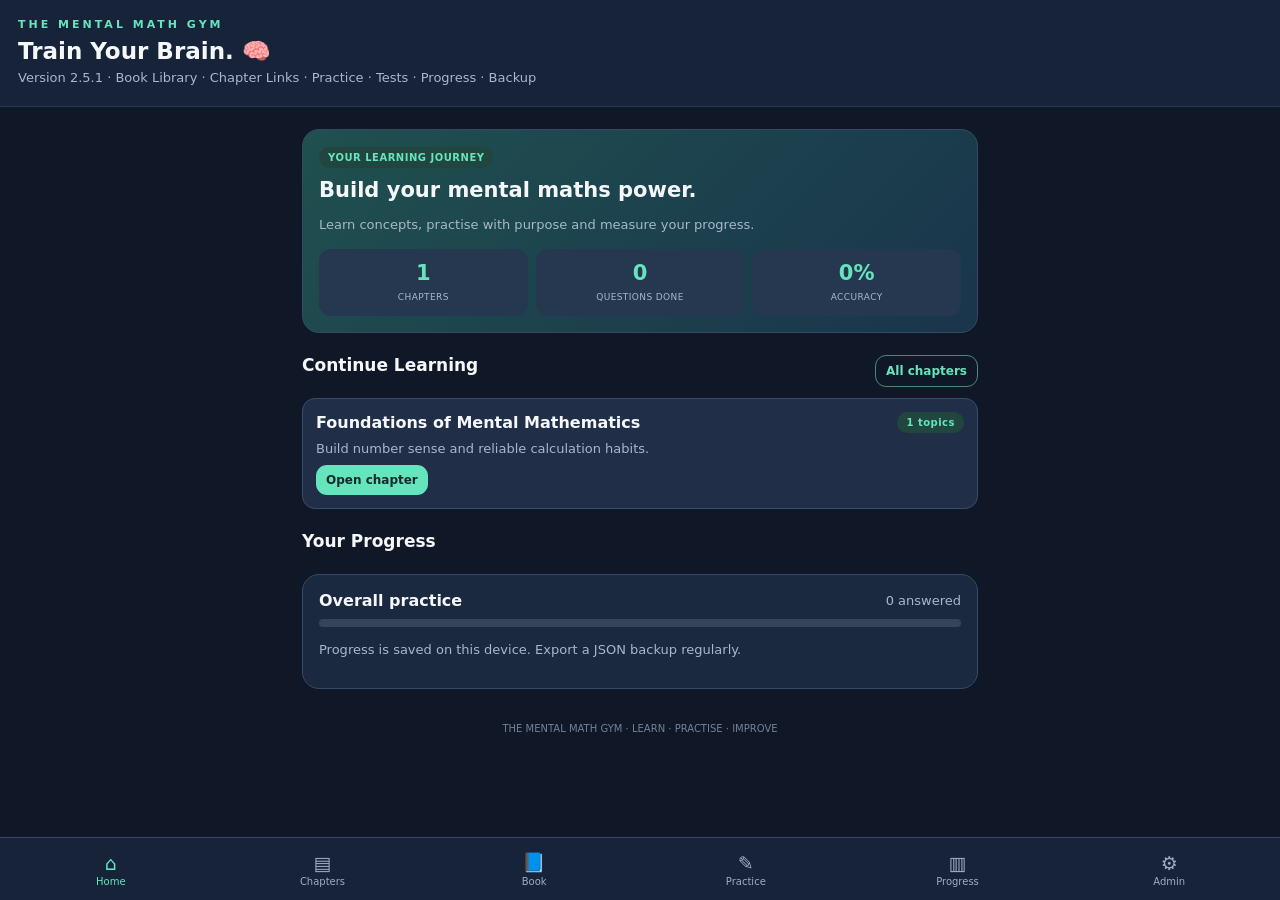
<file: MMG_V2.5.1_Chapter_Practice_Links.html>
<!DOCTYPE html>
<html lang="en">
<head>
<meta charset="UTF-8"><meta name="viewport" content="width=device-width, initial-scale=1, viewport-fit=cover"><meta name="theme-color" content="#101827">
<title>The Mental Math Gym — Version 2.5.1 Chapter Practice Links</title>
<style>
:root{--bg:#101827;--panel:#1b2940;--panel2:#243650;--line:#354963;--text:#f5f7fb;--muted:#a8b7ca;--mint:#65e5bd;--gold:#ffd36b;--danger:#ff8585}*{box-sizing:border-box}body{margin:0;background:var(--bg);color:var(--text);font-family:system-ui,-apple-system,Segoe UI,Roboto,Arial,sans-serif;padding-bottom:88px}header{padding:18px;background:#172338;position:sticky;top:0;z-index:5;border-bottom:1px solid #273951}.brand{font-size:11px;letter-spacing:3px;color:var(--mint);font-weight:800}header h1{font-size:23px;margin:7px 0 3px}header p{margin:0;color:var(--muted);font-size:13px}main{max-width:720px;margin:auto;padding:16px}.view{display:none}.view.active{display:block}.card{background:var(--panel);border:1px solid var(--line);border-radius:17px;padding:16px;margin-bottom:14px}.hero{background:linear-gradient(135deg,#20504f,#19354c)}.eyebrow,.tag{display:inline-block;color:var(--mint);background:#21463f;padding:5px 9px;border-radius:20px;font-size:10px;font-weight:800;letter-spacing:.5px}h2{font-size:21px;margin:10px 0 7px}h3{font-size:17px;margin:0 0 12px}p{line-height:1.5}.muted{color:var(--muted);font-size:13px}.stats{display:grid;grid-template-columns:repeat(3,1fr);gap:8px;margin-top:15px}.stat{background:#263750;border-radius:12px;padding:12px 5px;text-align:center}.stat strong{display:block;color:var(--mint);font-size:21px}.stat small{font-size:9px;color:var(--muted);letter-spacing:.4px}.section-head{display:flex;align-items:center;justify-content:space-between;gap:10px;margin:22px 0 11px}.grid{display:grid;grid-template-columns:repeat(2,minmax(0,1fr));gap:9px}.tile{background:var(--panel);border:1px solid var(--line);border-radius:14px;padding:14px;text-align:left;color:var(--text);min-height:85px}.tile b{display:block;margin:5px 0}.tile small{color:var(--muted)}button{font:inherit;cursor:pointer}.btn{border:0;border-radius:11px;padding:12px 14px;font-weight:750;background:var(--mint);color:#102b2a}.btn.secondary{background:#2a3d58;color:#fff;border:1px solid #49617d}.btn.ghost{background:transparent;color:var(--mint);border:1px solid #4b887b}.btn.danger{background:#512d38;color:#ffd6d6;border:1px solid #86505a}.btn.full{width:100%;margin:5px 0}.btn.small{padding:8px 10px;font-size:12px}.row{display:flex;align-items:center;gap:8px;flex-wrap:wrap}.spread{display:flex;align-items:center;justify-content:space-between;gap:10px}input,textarea,select{width:100%;padding:12px;border:1px solid #50627a;border-radius:10px;background:#101827;color:#fff;font:inherit;margin:5px 0 12px}textarea{min-height:88px;resize:vertical}label{font-size:12px;color:var(--muted);font-weight:700}.progress{height:8px;background:#35445a;border-radius:20px;overflow:hidden;margin:9px 0}.progress>div{height:100%;background:var(--mint);width:0%}.item{background:#202f47;border:1px solid #3a4d68;border-radius:13px;padding:13px;margin:9px 0}.item p{margin:6px 0}.bottomnav{position:fixed;bottom:0;left:0;right:0;background:#172338;border-top:1px solid #354963;display:grid;grid-template-columns:repeat(5,1fr);padding:7px 5px calc(7px + env(safe-area-inset-bottom));z-index:10}.navbtn{border:0;background:none;color:#9eacc1;font-size:10px;padding:6px 2px}.navbtn span{display:block;font-size:19px;margin-bottom:2px}.navbtn.active{color:var(--mint)}.question{font-size:34px;text-align:center;font-weight:800;margin:22px 0}.answer{font-size:22px;text-align:center}.feedback{text-align:center;min-height:27px;margin:10px 0;font-weight:700}button:disabled{opacity:.55;cursor:not-allowed}.hidden{display:none!important}.modalback{position:fixed;inset:0;background:#000b;display:none;align-items:center;justify-content:center;padding:18px;z-index:30}.modalback.show{display:flex}.modal{width:100%;max-width:520px;max-height:88vh;overflow:auto;background:#1b2940;border:1px solid #50627a;border-radius:17px;padding:18px}hr{border:0;border-top:1px solid var(--line);margin:14px 0}.notice{border-left:3px solid var(--gold);padding:9px 11px;background:#3c3528;color:#f8e7bd;border-radius:7px;font-size:12px;line-height:1.5}footer{text-align:center;color:#71839a;font-size:10px;padding:20px}@media(min-width:600px){main{padding:22px}.grid{grid-template-columns:repeat(3,minmax(0,1fr))}}

/* Book library integration test build */
.booknav{grid-template-columns:repeat(6,1fr)}
.book-chapter{background:var(--panel);border:1px solid var(--line);border-radius:15px;padding:14px;margin:10px 0}
.book-actions{display:grid;grid-template-columns:repeat(2,minmax(0,1fr));gap:8px;margin-top:12px}
.book-actions button{min-height:42px}
.book-technique{background:#202f47;border:1px solid #3a4d68;border-radius:12px;padding:13px;margin:10px 0}
.book-technique ol{padding-left:22px}
.book-stat{display:grid;grid-template-columns:repeat(3,1fr);gap:7px}
.book-option{display:block;width:100%;text-align:left;margin:8px 0;padding:12px;border:1px solid #50627a;border-radius:10px;background:#263750;color:#fff}
.book-option.selected{border-color:var(--mint);background:#21463f}
@media(max-width:370px){.navbtn{font-size:9px}.navbtn span{font-size:17px}}

.book-summary{padding-left:22px;line-height:1.65;margin:10px 0 0}.book-summary li{margin:6px 0;color:var(--text)}
.cheat-table-wrap{width:100%;overflow-x:auto;margin-top:12px;border:1px solid var(--line,#3b4b65);border-radius:14px}
.cheat-table{width:100%;border-collapse:collapse;min-width:520px;font-size:15px;line-height:1.5}
.cheat-table th,.cheat-table td{padding:13px 12px;text-align:left;vertical-align:top;border-bottom:1px solid var(--line,#3b4b65)}
.cheat-table th{background:rgba(99,230,190,.12);color:var(--mint,#63e6be);font-weight:700}
.cheat-table tr:last-child td{border-bottom:0}
.cheat-table td:first-child{font-weight:700;white-space:nowrap}
@media(max-width:600px){
.cheat-table-wrap{overflow-x:hidden}
.cheat-table{min-width:0;width:100%;table-layout:fixed;font-size:11px;line-height:1.4}
.cheat-table th,.cheat-table td{padding:9px 6px;overflow-wrap:anywhere;word-break:normal}
.cheat-table th:nth-child(1),.cheat-table td:nth-child(1){width:25%}
.cheat-table th:nth-child(2),.cheat-table td:nth-child(2){width:34%}
.cheat-table th:nth-child(3),.cheat-table td:nth-child(3){width:41%}
.cheat-table td:first-child{white-space:normal}
}
</style></head><body>
<header><div class="brand">THE MENTAL MATH GYM</div><h1>Train Your Brain. 🧠</h1><p>Version 2.5.1 · Book Library · Chapter Links · Practice · Tests · Progress · Backup</p></header>
<main>
<section id="homeView" class="view active"><div class="card hero"><span class="eyebrow">YOUR LEARNING JOURNEY</span><h2>Build your mental maths power.</h2><p class="muted">Learn concepts, practise with purpose and measure your progress.</p><div class="stats"><div class="stat"><strong id="statChapters">0</strong><small>CHAPTERS</small></div><div class="stat"><strong id="statQuestions">0</strong><small>QUESTIONS DONE</small></div><div class="stat"><strong id="statAccuracy">0%</strong><small>ACCURACY</small></div></div></div><div class="section-head"><h3>Continue Learning</h3><button class="btn ghost small" data-go="library">All chapters</button></div><div id="homeChapters"></div><div class="section-head"><h3>Your Progress</h3></div><div class="card"><div class="spread"><b>Overall practice</b><span class="muted" id="overallText">0 answered</span></div><div class="progress"><div id="overallBar"></div></div><p class="muted">Progress is saved on this device. Export a JSON backup regularly.</p></div></section>
<section id="libraryView" class="view"><div class="section-head"><h3>Chapter Library</h3><span class="tag" id="chapterCountTag">0 chapters</span></div><p class="muted">Choose a chapter to explore its topics, lessons and practice questions.</p><div id="chapterList"></div></section>

<section id="bookView" class="view">
 <div class="section-head"><h3>Complete Book Library</h3><span class="tag">10 CHAPTERS</span></div>
 <div class="card"><b>The Mental Math Gym · Digital Book</b><p class="muted">Explore the original book chapters, mental-math techniques, worked examples, practice sets, MCQs, timed tests, word problems and checkups.</p><div class="book-stat"><div class="stat"><strong>10</strong><small>CHAPTERS</small></div><div class="stat"><strong>62</strong><small>TECHNIQUES</small></div><div class="stat"><strong>616</strong><small>QUESTIONS</small></div></div></div>
 <div id="bookChapterList"></div>
</section>
<section id="bookDetailView" class="view"><button class="btn secondary small" id="bookBackBtn">← All book chapters</button><div id="bookDetail"></div></section>
<section id="bookQuizView" class="view"><div class="card"><div class="spread"><span class="tag" id="bookQuizMode">PRACTICE</span><span class="muted" id="bookQuizCounter">0 / 0</span></div><h2 id="bookQuizTitle">Book Practice</h2><div class="progress"><div id="bookQuizBar"></div></div><div class="question" id="bookQuizQuestion"></div><div id="bookQuizOptions"></div><input id="bookQuizAnswer" class="answer" placeholder="Your answer" inputmode="decimal"><div id="bookQuizFeedback" class="feedback"></div><button class="btn full" id="bookQuizSubmit">Submit answer</button><button class="btn secondary full" id="bookQuizExit">Exit test</button></div></section>
<section id="practiceView" class="view"><div class="card"><div class="spread"><span class="tag" id="practiceLabel">PRACTICE</span><span class="muted" id="practiceCounter">0 / 0</span></div><h2 id="practiceTitle">Choose a chapter</h2><p class="muted" id="practiceHelp">Open a chapter from the Library and start a practice set.</p><div id="practiceArea" class="hidden"><div class="question" id="questionText"></div><input id="answerInput" class="answer" type="text" inputmode="decimal" autocomplete="off" placeholder="Your answer"><button id="submitBtn" class="btn full">Submit answer</button><div id="answerFeedback" class="feedback" aria-live="polite"></div><button class="btn secondary full" id="finishPracticeBtn">Finish practice</button></div></div><div id="practiceResult" class="card hidden"></div></section>
<section id="progressView" class="view"><div class="section-head"><h3>Results & Progress</h3></div><div class="card"><div class="stats"><div class="stat"><strong id="pAttempted">0</strong><small>ATTEMPTED</small></div><div class="stat"><strong id="pCorrect">0</strong><small>CORRECT</small></div><div class="stat"><strong id="pAccuracy">0%</strong><small>ACCURACY</small></div></div><p class="muted" id="sessionSummary"></p></div><h3>Chapter performance</h3><div id="chapterProgress"></div><div class="section-head"><h3>Recent practice history</h3></div><div id="historyList"></div><div class="notice">Progress is stored locally in this browser on this device. Clearing browser storage may erase it. Keep an external JSON backup.</div></section>
<section id="adminView" class="view"><div class="section-head"><h3>Admin Studio</h3><span class="tag">LOCAL ADMIN</span></div><div id="adminLocked" class="card"><h2>Admin access</h2><p class="muted">Enter your local admin PIN.</p><label>Admin PIN</label><input id="adminPin" type="password" inputmode="numeric" placeholder="Default PIN: 2468"><button class="btn full" id="unlockBtn">Unlock Admin Panel</button><p class="muted">The PIN is a convenience lock only, not secure authentication.</p></div><div id="adminTools" class="hidden"><div class="card"><h3>Content management</h3><div class="grid"><button class="tile" id="addChapterBtn">➕ <b>Add chapter</b><small>Create a new chapter</small></button><button class="tile" id="addTopicBtn">📚 <b>Add topic</b><small>Add topic to a chapter</small></button><button class="tile" id="addLessonBtn">📝 <b>Add lesson</b><small>Add lesson content</small></button><button class="tile" id="addQuestionBtn">🧠 <b>Add question</b><small>Create practice question</small></button></div></div><div class="card"><h3>Import & Export</h3><p class="muted">Backup includes chapters, topics, lessons, questions, progress and practice history.</p><button class="btn full" id="exportBtn">Export full JSON backup</button><button class="btn secondary full" id="copyBtn">Copy full JSON backup to clipboard</button><hr><label>Paste backup JSON from clipboard</label><textarea id="clipboardImportText" placeholder="Paste the copied MMG-JSON backup here..."></textarea><button class="btn secondary full" id="pasteImportBtn">Import pasted JSON backup</button><hr><label>Import a Gym JSON file</label><input id="importFile" type="file" accept=".json,application/json"><select id="importMode"><option value="merge">Merge / add missing content</option><option value="replace">Replace all content (careful)</option></select><button class="btn secondary full" id="importBtn">Import JSON</button><p id="dataSafetyStatus" class="muted" aria-live="polite">Data backup and integrity tools ready.</p><button class="btn secondary full" id="checkBtn">Check active data</button><button class="btn ghost full" id="restoreBtn">Restore pre-import safety copy</button></div><div class="card"><h3>Manage chapters</h3><div id="adminChapterList"></div></div><div class="card"><h3>Change local admin PIN</h3><label>New PIN (4–8 digits)</label><input id="newPin" type="password" inputmode="numeric" maxlength="8"><button class="btn secondary full" id="changePinBtn">Save new PIN</button></div><button class="btn ghost full" id="lockBtn">Lock Admin Panel</button></div></section>
<footer>THE MENTAL MATH GYM · LEARN · PRACTISE · IMPROVE</footer></main>
<nav class="bottomnav booknav"><button class="navbtn active" data-view="home"><span>⌂</span>Home</button><button class="navbtn" data-view="library"><span>▤</span>Chapters</button><button class="navbtn" data-view="book"><span>📘</span>Book</button><button class="navbtn" data-view="practice"><span>✎</span>Practice</button><button class="navbtn" data-view="progress"><span>▥</span>Progress</button><button class="navbtn" data-view="admin"><span>⚙</span>Admin</button></nav>
<div class="modalback" id="modalBack"><div class="modal"><div class="spread"><h3 id="modalTitle">Add content</h3><button class="btn secondary small" id="closeModalBtn">Close</button></div><div id="modalBody"></div></div></div>
<script>
'use strict';
const STORAGE_KEY='mmg_v2_data',PIN_KEY='mmg_v2_pin',SAFETY_KEY='mmg_v24_preimport_backup',LEGACY_SAFETY_KEY='mmg_v22_preimport_backup';
const defaultData={version:2,chapters:[{id:'ch-foundations',title:'Foundations of Mental Mathematics',description:'Build number sense and reliable calculation habits.',order:1,topics:[{id:'tp-number-sense',title:'Number Sense',lessons:[{id:'ls-place-value',title:'Place Value and Number Structure',content:'Explore how digits represent different values according to their positions.\nAdd your own worked examples and explanations here.'}],questions:[{id:'q1',prompt:'What is 35 + 27?',answer:'62',explanation:'35 + 20 = 55, then 55 + 7 = 62.',difficulty:'Beginner'},{id:'q2',prompt:'What is 90 − 46?',answer:'44',explanation:'90 − 40 = 50, then 50 − 6 = 44.',difficulty:'Beginner'},{id:'q3',prompt:'What is 8 × 7?',answer:'56',explanation:'8 groups of 7 make 56.',difficulty:'Beginner'}]}]}],progress:{attempted:0,correct:0,byChapter:{},history:[]}};
const $=id=>document.getElementById(id),clone=x=>JSON.parse(JSON.stringify(x)),safeCount=v=>{const n=Number(v);return Number.isFinite(n)&&n>0?Math.floor(n):0},uid=p=>p+'-'+Date.now().toString(36)+'-'+Math.random().toString(36).slice(2,8),esc=s=>String(s??'').replace(/[&<>"']/g,c=>({'&':'&amp;','<':'&lt;','>':'&gt;','"':'&quot;',"'":'&#39;'}[c]));
function normalizeHistory(h){const seen=new Set();return(Array.isArray(h)?h:[]).filter(x=>x&&typeof x==='object').map((x,i)=>({...x,id:String(x.id||'legacy-'+i),attempted:safeCount(x.attempted),correct:Math.min(safeCount(x.correct),safeCount(x.attempted))})).filter(x=>!seen.has(x.id)&&seen.add(x.id)).sort((a,b)=>String(b.completedAt||'').localeCompare(String(a.completedAt||''))).slice(0,100)}
function normalizeData(src){if(!src||!Array.isArray(src.chapters))throw Error('Invalid backup: chapters missing');const d=clone(src);d.version=2;d.chapters.forEach((c,i)=>{c.id=String(c.id||'ch-'+i);c.title=String(c.title||'Untitled chapter');c.description=String(c.description||'');c.topics=Array.isArray(c.topics)?c.topics:[];c.topics.forEach((t,j)=>{t.id=String(t.id||'tp-'+i+'-'+j);t.title=String(t.title||'Untitled topic');t.lessons=(Array.isArray(t.lessons)?t.lessons:[]).filter(x=>x&&typeof x==='object');t.questions=(Array.isArray(t.questions)?t.questions:[]).filter(x=>x&&typeof x==='object')})});d.progress=d.progress&&typeof d.progress==='object'?d.progress:{};d.progress.attempted=safeCount(d.progress.attempted);d.progress.correct=Math.min(safeCount(d.progress.correct),d.progress.attempted);d.progress.byChapter=d.progress.byChapter||{};Object.keys(d.progress.byChapter).forEach(k=>{const x=d.progress.byChapter[k]||{},a=safeCount(x.attempted);d.progress.byChapter[k]={attempted:a,correct:Math.min(safeCount(x.correct),a)}});d.progress.history=normalizeHistory(d.progress.history);return d}
function loadData(){try{const raw=localStorage.getItem(STORAGE_KEY);if(raw)return normalizeData(JSON.parse(raw))}catch(e){console.error('Saved data could not be read',e)}return clone(defaultData)}
let data=loadData(),adminUnlocked=false,activePractice=null,practiceIndex=0,practiceCorrect=0,practiceAttempted=0,answerLocked=false,answerTimer=null;
function persist(){try{localStorage.setItem(STORAGE_KEY,JSON.stringify(data));return true}catch(e){alert('Save failed. Export a backup and check browser storage.');return false}}
function saveData(){if(persist())renderAll()}
function showView(name){const target=$(name+'View');if(!target)return;document.querySelectorAll('.view').forEach(v=>v.classList.remove('active'));target.classList.add('active');document.querySelectorAll('.navbtn').forEach(b=>b.classList.toggle('active',(b.dataset.view===name||(['bookDetail','bookQuiz'].includes(name)&&b.dataset.view==='book'))));if(name==='admin'){ $('adminLocked').classList.toggle('hidden',adminUnlocked);$('adminTools').classList.toggle('hidden',!adminUnlocked);if(adminUnlocked)renderAdmin()}if(name==='progress')renderProgress();if(name==='book')renderBookLibrary();window.scrollTo(0,0)}
function chapterStats(c){const p=data.progress.byChapter[c.id]||{attempted:0,correct:0};return{attempted:p.attempted||0,correct:p.correct||0,accuracy:p.attempted?Math.round(p.correct/p.attempted*100):0}}
function renderHome(){$('statChapters').textContent=data.chapters.length;$('statQuestions').textContent=data.progress.attempted;$('statAccuracy').textContent=data.progress.attempted?Math.round(data.progress.correct/data.progress.attempted*100)+'%':'0%';$('overallText').textContent=data.progress.attempted+' answered';$('overallBar').style.width=Math.min(100,data.progress.attempted*5)+'%';$('homeChapters').innerHTML=data.chapters.length?data.chapters.slice(0,3).map(c=>`<div class="item"><div class="spread"><b>${esc(c.title)}</b><span class="tag">${c.topics.length} topics</span></div><p class="muted">${esc(c.description)}</p><button class="btn small" data-open-chapter="${esc(c.id)}">Open chapter</button></div>`).join(''):'<div class="card muted">No chapters added yet. Open Admin to add your first chapter.</div>'}
function renderLibrary(){$('chapterCountTag').textContent=data.chapters.length+' chapters';$('chapterList').innerHTML=data.chapters.length?data.chapters.map(c=>`<div class="item"><div class="spread"><b>${esc(c.title)}</b><span class="tag">${c.topics.length} topics</span></div><p class="muted">${esc(c.description)}</p><button class="btn small" data-open-chapter="${esc(c.id)}">View topics</button></div>`).join(''):'<p class="muted">No chapters available yet.</p>'}
function renderProgress(){const p=data.progress,h=p.history||[],bp=bookProgress(),bh=Array.isArray(bp.history)?bp.history:[];const totalAttempted=p.attempted+(Number(bp.attempted)||0),totalCorrect=p.correct+(Number(bp.correct)||0);$('pAttempted').textContent=totalAttempted;$('pCorrect').textContent=totalCorrect;$('pAccuracy').textContent=totalAttempted?Math.round(totalCorrect/totalAttempted*100)+'%':'0%';const allSessions=[...h.map(x=>({accuracy:Number(x.accuracy)||0})),...bh.map(x=>({accuracy:Number(x.attempted)?Math.round((Number(x.correct)||0)/Number(x.attempted)*100):0}))];const avg=allSessions.length?Math.round(allSessions.reduce((n,x)=>n+x.accuracy,0)/allSessions.length):0;$('sessionSummary').textContent=allSessions.length?`${allSessions.length} recorded sessions · Average session accuracy ${avg}% (including Book Library)`:'No completed practice sessions yet.';const bookAccuracy=bp.attempted?Math.round(bp.correct/bp.attempted*100):0;const modeTotals={};bh.forEach(x=>{const m=String(x.mode||'activity').toUpperCase();if(!modeTotals[m])modeTotals[m]={attempted:0,correct:0};modeTotals[m].attempted+=Number(x.attempted)||0;modeTotals[m].correct+=Number(x.correct)||0});const modeRows=Object.entries(modeTotals).map(([mode,v])=>{const a=v.attempted?Math.round(v.correct/v.attempted*100):0;return`<p class="muted">${esc(mode)}: ${v.correct}/${v.attempted} correct · ${a}%</p>`}).join('');const bookCard=`<div class="item"><div class="spread"><b>The Mental Math Gym · Book Library</b><span class="tag">${bookAccuracy}%</span></div><p class="muted">${Number(bp.correct)||0} correct · ${Number(bp.attempted)||0} attempted</p><div class="progress"><div style="width:${bookAccuracy}%"></div></div>${modeRows||'<p class="muted">No Book Library activities completed yet.</p>'}</div>`;$('chapterProgress').innerHTML=(data.chapters.map(c=>{const s=chapterStats(c);return`<div class="item"><div class="spread"><b>${esc(c.title)}</b><span class="tag">${s.accuracy}%</span></div><p class="muted">${s.correct} correct · ${s.attempted} attempted</p><div class="progress"><div style="width:${s.accuracy}%"></div></div></div>`}).join('')||'<p class="muted">No chapter data yet.</p>')+bookCard;const oldRows=h.slice(0,20).map(x=>({title:x.topicTitle||'Practice',chapter:x.chapterTitle||'',correct:x.correct||0,attempted:x.attempted||0,accuracy:x.accuracy||0,date:x.completedAt||''}));const bookRows=bh.map(x=>({title:`Book Library · ${String(x.mode||'activity').toUpperCase()}`,chapter:x.chapter||'Book chapter',correct:x.correct||0,attempted:x.attempted||0,accuracy:x.attempted?Math.round((x.correct||0)/x.attempted*100):0,date:x.at}));const rows=[...oldRows,...bookRows].sort((a,b)=>String(b.date).localeCompare(String(a.date))).slice(0,20);$('historyList').innerHTML=rows.map(x=>`<div class="item"><div class="spread"><b>${esc(x.title)}</b><span class="tag">${x.accuracy}%</span></div><p class="muted">${esc(x.chapter)} · ${x.correct}/${x.attempted} correct</p><small class="muted">${x.date?new Date(x.date).toLocaleString():''}</small></div>`).join('')||'<p class="muted">Your completed practice sessions will appear here.</p>'}
function renderAll(){renderHome();renderLibrary();renderProgress();if(adminUnlocked)renderAdmin()}
function openChapter(id){const c=data.chapters.find(x=>x.id===id);if(!c)return;let html=`<div class="card"><span class="tag">CHAPTER</span><h2>${esc(c.title)}</h2><p class="muted">${esc(c.description)}</p></div>`;if(!c.topics.length)html+='<p class="muted">No topics added yet.</p>';c.topics.forEach(t=>{html+=`<div class="item"><h3>${esc(t.title)}</h3>`;t.lessons.forEach(l=>html+=`<div class="card"><b>📖 ${esc(l.title)}</b><p class="muted">${esc(l.content)}</p></div>`);html+=`<div class="spread"><span class="muted">${t.questions.length} practice questions</span><button class="btn small" data-practice="${esc(c.id)}|${esc(t.id)}">Practise</button></div></div>`});$('modalTitle').textContent='Chapter details';$('modalBody').innerHTML=html;$('modalBack').classList.add('show')}
function closeModal(){$('modalBack').classList.remove('show')}
function startPractice(cid,tid){const c=data.chapters.find(x=>x.id===cid),t=c?.topics.find(x=>x.id===tid);if(!t||!t.questions.length){alert('This topic has no questions yet. Add questions in Admin Studio.');return}if(answerTimer)clearTimeout(answerTimer);activePractice={chapterId:cid,topicId:tid,questions:clone(t.questions)};practiceIndex=0;practiceCorrect=0;practiceAttempted=0;answerLocked=false;closeModal();$('practiceTitle').textContent=c.title+' · '+t.title;$('practiceHelp').textContent='Answer each question, then review your result.';$('practiceArea').classList.remove('hidden');$('practiceResult').classList.add('hidden');showView('practice');showQuestion()}
function showQuestion(){if(!activePractice)return;const q=activePractice.questions[practiceIndex];if(!q){endPractice();return}answerLocked=false;$('submitBtn').disabled=false;$('submitBtn').textContent='Submit answer';$('practiceLabel').textContent=q.difficulty||'PRACTICE';$('practiceCounter').textContent=(practiceIndex+1)+' / '+activePractice.questions.length;$('questionText').textContent=q.prompt;$('answerInput').value='';$('answerFeedback').textContent=''}
function answersMatch(userValue,correctValue){const clean=v=>String(v??'').trim().replace(/[，,]/g,'').replace(/[−–—]/g,'-').replace(/\s+/g,'').toLowerCase();const u=clean(userValue),c=clean(correctValue);if(u===c)return true;if(!u||!c)return false;const un=Number(u),cn=Number(c);return Number.isFinite(un)&&Number.isFinite(cn)&&Math.abs(un-cn)<1e-9}
function submitAnswer(){if(!activePractice||answerLocked)return;const val=$('answerInput').value.trim();if(!val){$('answerFeedback').textContent='Enter an answer first.';return}answerLocked=true;$('submitBtn').disabled=true;const q=activePractice.questions[practiceIndex],ok=answersMatch(val,q.answer);practiceAttempted++;data.progress.attempted++;const p=data.progress.byChapter[activePractice.chapterId]||(data.progress.byChapter[activePractice.chapterId]={attempted:0,correct:0});p.attempted++;if(ok){practiceCorrect++;data.progress.correct++;p.correct++;$('answerFeedback').textContent='✓ Correct! '+(q.explanation||'Well done.')}else $('answerFeedback').textContent='Not quite. Answer: '+q.answer+'. '+(q.explanation||'');persist();renderAll();practiceIndex++;answerTimer=setTimeout(()=>{answerTimer=null;if(activePractice){if(practiceIndex<activePractice.questions.length)showQuestion();else endPractice()}},900)}
function endPractice(){if(!activePractice)return;if(answerTimer){clearTimeout(answerTimer);answerTimer=null}const done=activePractice,pct=practiceAttempted?Math.round(practiceCorrect/practiceAttempted*100):0,c=data.chapters.find(x=>x.id===done.chapterId),t=c?.topics.find(x=>x.id===done.topicId);if(practiceAttempted)data.progress.history.unshift({id:uid('result'),chapterId:done.chapterId,topicId:done.topicId,chapterTitle:c?.title||'',topicTitle:t?.title||'',attempted:practiceAttempted,correct:practiceCorrect,accuracy:pct,completedAt:new Date().toISOString()});data.progress.history=data.progress.history.slice(0,100);activePractice=null;answerLocked=false;$('practiceArea').classList.add('hidden');$('practiceResult').classList.remove('hidden');$('practiceResult').innerHTML=`<h2>Practice complete 🎉</h2><div class="stats"><div class="stat"><strong>${practiceCorrect}</strong><small>CORRECT</small></div><div class="stat"><strong>${practiceAttempted}</strong><small>ATTEMPTED</small></div><div class="stat"><strong>${pct}%</strong><small>ACCURACY</small></div></div><button class="btn full" data-go="library">Back to chapters</button>`;persist();renderAll()}
function unlockAdmin(){const stored=localStorage.getItem(PIN_KEY)||'2468';if($('adminPin').value!==stored){alert('Incorrect PIN. Default PIN is 2468.');return}adminUnlocked=true;$('adminLocked').classList.add('hidden');$('adminTools').classList.remove('hidden');renderAdmin()}
function lockAdmin(){adminUnlocked=false;$('adminTools').classList.add('hidden');$('adminLocked').classList.remove('hidden');$('adminPin').value=''}
function renderAdmin(){$('adminChapterList').innerHTML=data.chapters.map(c=>`<div class="item"><div class="spread"><b>${esc(c.title)}</b><button class="btn danger small" data-delete-chapter="${esc(c.id)}">Delete</button></div><p class="muted">${c.topics.length} topics</p><button class="btn secondary small" data-edit-chapter="${esc(c.id)}">Edit chapter</button></div>`).join('')||'<p class="muted">No chapters yet.</p>'}
function formField(label,id,value=''){return`<label>${label}</label><input id="${id}" value="${esc(value)}">`}
function showForm(title,html){$('modalTitle').textContent=title;$('modalBody').innerHTML=html;$('modalBack').classList.add('show')}
function openChapterForm(id=''){const c=data.chapters.find(x=>x.id===id)||{title:'',description:''};showForm(id?'Edit chapter':'Add chapter',formField('Chapter title','fTitle',c.title)+`<label>Description</label><textarea id="fDescription">${esc(c.description)}</textarea><button class="btn full" id="saveChapterBtn">Save chapter</button>`);$('saveChapterBtn').onclick=()=>{const title=$('fTitle').value.trim();if(!title)return alert('Enter a chapter title.');if(id){c.title=title;c.description=$('fDescription').value.trim()}else data.chapters.push({id:uid('ch'),title,description:$('fDescription').value.trim(),topics:[]});saveData();closeModal()}}
function topicSelect(){return data.chapters.map(c=>`<optgroup label="${esc(c.title)}">${c.topics.map(t=>`<option value="${esc(c.id)}|${esc(t.id)}">${esc(t.title)}</option>`).join('')}</optgroup>`).join('')}
function openTopicForm(){if(!data.chapters.length)return alert('Add a chapter first.');showForm('Add topic',`<label>Chapter</label><select id="fChapter">${data.chapters.map(c=>`<option value="${esc(c.id)}">${esc(c.title)}</option>`).join('')}</select>`+formField('Topic title','fTopic')+'<button class="btn full" id="saveTopicBtn">Save topic</button>');$('saveTopicBtn').onclick=()=>{const c=data.chapters.find(x=>x.id===$('fChapter').value),title=$('fTopic').value.trim();if(!title)return alert('Enter a topic title.');c.topics.push({id:uid('tp'),title,lessons:[],questions:[]});saveData();closeModal()}}
function selectedTopic(){const [cid,tid]=$('fTopicRef').value.split('|'),c=data.chapters.find(x=>x.id===cid);return c?.topics.find(t=>t.id===tid)}
function openLessonForm(){if(!data.chapters.some(c=>c.topics.length))return alert('Add a topic first.');showForm('Add lesson',`<label>Chapter and topic</label><select id="fTopicRef">${topicSelect()}</select>`+formField('Lesson title','fLesson')+'<label>Lesson content</label><textarea id="fContent"></textarea><button class="btn full" id="saveLessonBtn">Save lesson</button>');$('saveLessonBtn').onclick=()=>{const t=selectedTopic(),title=$('fLesson').value.trim(),content=$('fContent').value.trim();if(!t||!title||!content)return alert('Complete all lesson fields.');t.lessons.push({id:uid('ls'),title,content});saveData();closeModal()}}
function openQuestionForm(){if(!data.chapters.some(c=>c.topics.length))return alert('Add a topic first.');showForm('Add practice question',`<label>Chapter and topic</label><select id="fTopicRef">${topicSelect()}</select>`+formField('Question / problem','fQuestion')+formField('Correct answer','fAnswer')+'<label>Explanation</label><textarea id="fExplanation"></textarea><label>Difficulty</label><select id="fDifficulty"><option>Beginner</option><option>Intermediate</option><option>Advanced</option></select><button class="btn full" id="saveQuestionBtn">Save question</button>');$('saveQuestionBtn').onclick=()=>{const t=selectedTopic(),prompt=$('fQuestion').value.trim(),answer=$('fAnswer').value.trim();if(!t||!prompt||!answer)return alert('Complete question and answer.');t.questions.push({id:uid('q'),prompt,answer,explanation:$('fExplanation').value.trim(),difficulty:$('fDifficulty').value});saveData();closeModal()}}
function exportBackup(){const payload={app:'The Mental Math Gym',format:'MMG-JSON',version:2,appVersion:'2.4.2',exportedAt:new Date().toISOString(),data:normalizeData(clone(data))};const blob=new Blob([JSON.stringify(payload,null,2)],{type:'application/json'}),url=URL.createObjectURL(blob),a=document.createElement('a');a.href=url;a.download='mental-math-gym-backup-'+new Date().toISOString().slice(0,10)+'.json';document.body.appendChild(a);a.click();a.remove();setTimeout(()=>URL.revokeObjectURL(url),2000);setStatus('JSON backup exported.')}
async function copyBackup(){const s=JSON.stringify({app:'The Mental Math Gym',format:'MMG-JSON',version:2,appVersion:'2.4.2',exportedAt:new Date().toISOString(),data:normalizeData(clone(data))},null,2);try{await navigator.clipboard.writeText(s);setStatus('Backup copied to clipboard.')}catch(e){$('clipboardImportText').value=s;$('clipboardImportText').focus();$('clipboardImportText').select();setStatus('Clipboard blocked. Backup JSON is selected in the text box; copy it manually.',true)}}
function setStatus(s,err=false){$('dataSafetyStatus').textContent=s;$('dataSafetyStatus').style.color=err?'#ff8585':'#a8b7ca'}
function mergeById(a,b){const out=clone(a||[]),ids=new Set(out.map(x=>x.id));(b||[]).forEach(x=>{if(!ids.has(x.id)){out.push(clone(x));ids.add(x.id)}});return out}
function mergeData(incoming){const out=clone(data);incoming.chapters.forEach(ic=>{let c=out.chapters.find(x=>x.id===ic.id);if(!c){out.chapters.push(clone(ic));return}ic.topics.forEach(it=>{let t=c.topics.find(x=>x.id===it.id);if(!t){c.topics.push(clone(it));return}t.lessons=mergeById(t.lessons,it.lessons);t.questions=mergeById(t.questions,it.questions)})});const a=out.progress,b=incoming.progress;a.attempted=Math.max(a.attempted,b.attempted);a.correct=Math.min(a.attempted,Math.max(a.correct,b.correct));Object.keys(b.byChapter).forEach(k=>{const x=a.byChapter[k]||{attempted:0,correct:0},y=b.byChapter[k];x.attempted=Math.max(x.attempted,y.attempted);x.correct=Math.min(x.attempted,Math.max(x.correct,y.correct));a.byChapter[k]=x});a.history=normalizeHistory([...(a.history||[]),...(b.history||[])]);return normalizeData(out)}
function processImport(text){const parsed=JSON.parse(text),incoming=normalizeData(parsed.data||parsed);localStorage.setItem(SAFETY_KEY,JSON.stringify({savedAt:new Date().toISOString(),data:clone(data)}));const mode=$('importMode').value;data=mode==='replace'?incoming:mergeData(incoming);if(!persist())return;renderAll();setStatus('Import successful. Chapters: '+data.chapters.length+' · Attempted: '+data.progress.attempted+' · Correct: '+data.progress.correct);alert('Import successful. Please check Chapters and Progress.')}
function importPasted(){const s=$('clipboardImportText').value.trim();if(!s)return alert('Paste backup JSON first.');try{processImport(s);$('clipboardImportText').value=''}catch(e){setStatus('Import failed: '+e.message,true);alert('Import failed: '+e.message)}}
function importFile(){const f=$('importFile').files[0];if(!f)return alert('Choose a JSON file first.');const r=new FileReader();r.onload=()=>{try{processImport(r.result)}catch(e){setStatus('Import failed: '+e.message,true);alert('Import failed: '+e.message)}};r.onerror=()=>alert('Could not read this file.');r.readAsText(f)}
function restoreBackup(){const raw=localStorage.getItem(SAFETY_KEY)||localStorage.getItem(LEGACY_SAFETY_KEY);if(!raw)return alert('No pre-import safety backup found on this browser.');if(!confirm('Restore previous safety backup? Current data will be replaced.'))return;try{data=normalizeData(JSON.parse(raw).data);persist();renderAll();alert('Safety backup restored.')}catch(e){alert('Restore failed: '+e.message)}}
function integrityCheck(){try{const saved=localStorage.getItem(STORAGE_KEY);if(!saved)return alert('No saved data found under '+STORAGE_KEY);const same=JSON.stringify(normalizeData(data))===JSON.stringify(normalizeData(JSON.parse(saved)));alert('Runtime / LocalStorage: '+(same?'MATCH':'MISMATCH')+'\nChapters: '+data.chapters.length+'\nAttempted: '+data.progress.attempted+'\nCorrect: '+data.progress.correct)}catch(e){alert('Check failed: '+e.message)}}
function deleteChapter(id){if(!confirm('Delete this chapter and all its topics? Export a backup first.'))return;data.chapters=data.chapters.filter(c=>c.id!==id);delete data.progress.byChapter[id];data.progress.history=data.progress.history.filter(x=>x.chapterId!==id);saveData()}
// Event delegation keeps navigation reliable and avoids inline-handler parsing failures.
document.addEventListener('click',e=>{const nav=e.target.closest('[data-view]');if(nav){showView(nav.dataset.view);return}const go=e.target.closest('[data-go]');if(go){showView(go.dataset.go);return}const ch=e.target.closest('[data-open-chapter]');if(ch){openChapter(ch.dataset.openChapter);return}const pr=e.target.closest('[data-practice]');if(pr){const [c,t]=pr.dataset.practice.split('|');startPractice(c,t);return}const del=e.target.closest('[data-delete-chapter]');if(del){deleteChapter(del.dataset.deleteChapter);return}const edit=e.target.closest('[data-edit-chapter]');if(edit){openChapterForm(edit.dataset.editChapter);return}});
$('submitBtn').addEventListener('click',submitAnswer);$('answerInput').addEventListener('keydown',e=>{if(e.key==='Enter')submitAnswer()});$('finishPracticeBtn').addEventListener('click',endPractice);$('closeModalBtn').addEventListener('click',closeModal);$('modalBack').addEventListener('click',e=>{if(e.target===$('modalBack'))closeModal()});$('unlockBtn').addEventListener('click',unlockAdmin);$('addChapterBtn').addEventListener('click',()=>openChapterForm());$('addTopicBtn').addEventListener('click',openTopicForm);$('addLessonBtn').addEventListener('click',openLessonForm);$('addQuestionBtn').addEventListener('click',openQuestionForm);$('exportBtn').addEventListener('click',exportBackup);$('copyBtn').addEventListener('click',copyBackup);$('pasteImportBtn').addEventListener('click',importPasted);$('importBtn').addEventListener('click',importFile);$('checkBtn').addEventListener('click',integrityCheck);$('restoreBtn').addEventListener('click',restoreBackup);$('lockBtn').addEventListener('click',lockAdmin);$('changePinBtn').addEventListener('click',()=>{const p=$('newPin').value;if(!/^\d{4,8}$/.test(p))return alert('PIN must contain 4 to 8 digits.');localStorage.setItem(PIN_KEY,p);$('newPin').value='';alert('PIN updated.')});

// Embedded original 10-chapter book library. Kept separate from existing 2.4.2 user progress.
const BOOK_LIBRARY={"app":"The Mental Math Gym","source":"gym_library_FINAL_ch1_to_ch10_firebase.zip","format":"MMG-LIBRARY-JSON","version":1,"chapterCount":10,"chapters":[{"id":"ch-foundations","num":1,"title":"Foundations: Fast Adding and Subtracting","goal":"By the end of this chapter you will add and subtract two- and three-digit numbers in your head, without carrying on paper, and check your answer in seconds.","intro":"Every shortcut in this book builds on adding and subtracting. If these five habits feel automatic, the later chapters will feel easy.","warm":[{"t":"PAIRS THAT MAKE 10","x":"1 + 9 = 10, 2 + 8 = 10, 3 + 7 = 10, 4 + 6 = 10, 5 + 5 = 10"},{"t":"PAIRS THAT MAKE 100 (TENS)","x":"10 + 90 = 100, 20 + 80 = 100, 30 + 70 = 100, 40 + 60 = 100, 50 + 50 = 100"},{"t":"PAIRS THAT MAKE 100 (FIVES)","x":"15 + 85 = 100, 25 + 75 = 100, 35 + 65 = 100, 45 + 55 = 100"},{"t":"PAIRS THAT MAKE 1,000","x":"100 + 900 = 1,000, 200 + 800 = 1,000, 300 + 700 = 1,000, 400 + 600 = 1,000, 500 + 500 = 1,000"}],"tricks":[{"name":"Add Left to Right","when":"Adding any two numbers with two or more digits.","steps":["Keep the first number as your running total.","Add the hundreds of the second number, then the tens, then the ones.","After each part, say the new total to yourself."],"why":"Left to right matches how you read and say numbers, so after the first step your total is already close to the final answer.","mistake":"Losing a part of the second number. Before the last step, check that you added its hundreds, tens and ones.","examples":[{"prob":"47 + 38","lines":["47 + 30 = 77","77 + 8 = 85"]},{"prob":"126 + 258","lines":["126 + 200 = 326","326 + 50 = 376","376 + 8 = 384"]},{"prob":"593 + 274","lines":["593 + 200 = 793","793 + 70 = 863","863 + 4 = 867"]}],"tryit":[{"q":"52 + 37 =","a":89,"t":"89"},{"q":"64 + 78 =","a":142,"t":"142"},{"q":"235 + 164 =","a":399,"t":"399"},{"q":"478 + 256 =","a":734,"t":"734"},{"q":"689 + 127 =","a":816,"t":"816"},{"q":"347 + 485 =","a":832,"t":"832"}]},{"name":"Complements of 100 and 1,000","when":"Subtracting from 100 or 1,000, or adding a number that is just below a round number.","steps":["To find 100 minus a number, take each digit away from 9, except the last digit.","Take the last digit away from 10.","Read the new digits from left to right.","For 1,000, do the same with three digits."],"why":"Each digit pair adds up to 9, and the last pair adds up to 10. Together they make 100 or 1,000 exactly.","mistake":"Using 10 for every digit. Only the last digit uses 10; the others use 9. If the number ends in 0, as in 100 − 40, just do 10 − 4 = 6 and write 60.","examples":[{"prob":"100 − 37","lines":["9 − 3 = 6","10 − 7 = 3","Answer: 63"]},{"prob":"1,000 − 462","lines":["9 − 4 = 5","9 − 6 = 3","10 − 2 = 8","Answer: 538"]},{"prob":"68 + 57","lines":["68 needs 32 to make 100","57 − 32 = 25","100 + 25 = 125"]}],"tryit":[{"q":"100 − 28 =","a":72,"t":"72"},{"q":"100 − 53 =","a":47,"t":"47"},{"q":"100 − 85 =","a":15,"t":"15"},{"q":"1,000 − 276 =","a":724,"t":"724"},{"q":"1,000 − 519 =","a":481,"t":"481"},{"q":"1,000 − 835 =","a":165,"t":"165"}]},{"name":"Round and Adjust","when":"One number is just below or just above a round number such as 50, 100 or 300.","steps":["Round the awkward number to a friendly one.","Do the easy calculation.","Correct the difference: take back what you added too much, or give back what you took away too much."],"why":"Round numbers are easy to work with, and a one- or two-digit correction is easy to apply at the end.","mistake":"Adjusting the wrong way. Ask: did I use a bigger or a smaller number than the real one? In addition, a bigger number means take away. In subtraction, taking away too much means give back.","examples":[{"prob":"49 + 36","lines":["49 is 1 less than 50","50 + 36 = 86","86 − 1 = 85"]},{"prob":"298 + 157","lines":["298 is 2 less than 300","300 + 157 = 457","457 − 2 = 455"]},{"prob":"83 − 29","lines":["29 is 1 less than 30","83 − 30 = 53","53 + 1 = 54"]}],"tryit":[{"q":"59 + 47 =","a":106,"t":"106"},{"q":"98 + 65 =","a":163,"t":"163"},{"q":"399 + 128 =","a":527,"t":"527"},{"q":"76 − 39 =","a":37,"t":"37"},{"q":"154 − 98 =","a":56,"t":"56"},{"q":"603 − 297 =","a":306,"t":"306"}]},{"name":"Subtract by Counting Up","when":"The two numbers are close together, or borrowing would be messy.","steps":["Start at the smaller number.","Jump up to the next friendly number: the next ten, then the next hundred.","Keep jumping until you land exactly on the bigger number.","Add up the jumps."],"why":"Counting up is how a shopkeeper gives change. It replaces borrowing with small, easy jumps.","mistake":"Forgetting the last small jump. Always finish exactly on the bigger number.","examples":[{"prob":"143 − 78","lines":["78 to 80 is 2","80 to 100 is 20","100 to 143 is 43","2 + 20 + 43 = 65"]},{"prob":"502 − 267","lines":["267 to 300 is 33","300 to 500 is 200","500 to 502 is 2","33 + 200 + 2 = 235"]},{"prob":"820 − 565","lines":["565 to 600 is 35","600 to 800 is 200","800 to 820 is 20","35 + 200 + 20 = 255"]}],"tryit":[{"q":"91 − 67 =","a":24,"t":"24"},{"q":"205 − 178 =","a":27,"t":"27"},{"q":"400 − 256 =","a":144,"t":"144"},{"q":"612 − 489 =","a":123,"t":"123"},{"q":"903 − 698 =","a":205,"t":"205"},{"q":"1,000 − 743 =","a":257,"t":"257"}],"vis":{"type":"line","items":[[78,80,100,143],[267,300,500,502],[565,600,800,820]]}},{"name":"Check with Digit Sums","when":"You have an answer and want a 10-second check.","steps":["Find the digit sum of each number: add its digits and repeat until one digit is left. A 9 counts as 0.","Do the same operation on the two digit sums.","The digit sum of your answer must match."],"why":"Digit sums follow the same arithmetic as the numbers themselves, so a wrong answer usually shows up as a mismatch.","mistake":"Trusting a match too much. A match means the answer is probably right, not certainly. Swapped digits, such as 867 and 876, have the same digit sum, so this check cannot catch them.","examples":[{"prob":"47 + 38 = 85","lines":["47: 4 + 7 = 11, 1 + 1 = 2","38: 3 + 8 = 11, 1 + 1 = 2","2 + 2 = 4","85: 8 + 5 = 13, 1 + 3 = 4. Match."]},{"prob":"126 + 258 = 384","lines":["126: 1 + 2 + 6 = 9, which counts as 0","258: 2 + 5 + 8 = 15, 1 + 5 = 6","0 + 6 = 6","384: 3 + 8 + 4 = 15, 1 + 5 = 6. Match."]},{"prob":"Is 857 right for 593 + 274?","lines":["593: 5 + 9 + 3 = 17, 1 + 7 = 8","274: 2 + 7 + 4 = 13, 1 + 3 = 4","8 + 4 = 12, 1 + 2 = 3","857: 8 + 5 + 7 = 20, 2 + 0 = 2. No match, so 857 is wrong.","The right answer 867 gives 8 + 6 + 7 = 21, 2 + 1 = 3."]}],"tryit":[{"q":"36 + 47 = 83","a":"OK","t":"OK","yn":true,"opts":["OK","WRONG"]},{"q":"58 + 64 = 122","a":"OK","t":"OK","yn":true,"opts":["OK","WRONG"]},{"q":"275 + 389 = 654","a":"WRONG","t":"WRONG","yn":true,"opts":["OK","WRONG"]},{"q":"127 + 358 = 485","a":"OK","t":"OK","yn":true,"opts":["OK","WRONG"]},{"q":"456 + 287 = 733","a":"WRONG","t":"WRONG","yn":true,"opts":["OK","WRONG"]},{"q":"619 + 274 = 893","a":"OK","t":"OK","yn":true,"opts":["OK","WRONG"]}]}],"practice":[{"q":"36 + 47 =","a":83,"t":"83"},{"q":"58 + 64 =","a":122,"t":"122"},{"q":"275 + 389 =","a":664,"t":"664"},{"q":"100 − 46 =","a":54,"t":"54"},{"q":"1,000 − 253 =","a":747,"t":"747"},{"q":"100 − 71 =","a":29,"t":"29"},{"q":"39 + 55 =","a":94,"t":"94"},{"q":"197 + 246 =","a":443,"t":"443"},{"q":"91 − 38 =","a":53,"t":"53"},{"q":"600 − 258 =","a":342,"t":"342"},{"q":"456 + 287 =","a":743,"t":"743"},{"q":"302 − 148 =","a":154,"t":"154"},{"q":"725 − 389 =","a":336,"t":"336"},{"q":"87 + 76 =","a":163,"t":"163"},{"q":"1,000 − 604 =","a":396,"t":"396"},{"q":"648 + 195 =","a":843,"t":"843"},{"q":"701 − 456 =","a":245,"t":"245"},{"q":"389 + 399 =","a":788,"t":"788"},{"q":"826 − 589 =","a":237,"t":"237"},{"q":"274 + 568 =","a":842,"t":"842"}],"words":[{"text":"A shirt costs 47 dollars and trousers cost 38 dollars. What is the total?","a":85,"t":"85"},{"text":"You pay with a 100-dollar note for a 64-dollar bill. How much change do you get?","a":36,"t":"36"},{"text":"A train has 258 passengers. At the next stop 175 more board. How many are on the train now?","a":433,"t":"433"},{"text":"A tank holds 500 litres. After 267 litres are used, how many litres are left?","a":233,"t":"233"},{"text":"A student scored 349 in the first test and 298 in the second. What is the total score?","a":647,"t":"647"},{"text":"A book has 820 pages. A reader has finished 565 of them. How many pages are left?","a":255,"t":"255"}],"mcq":[{"q":"36 + 47 =","opts":["183","88","83","85"],"ci":2},{"q":"275 + 389 =","opts":["659","664","666","665"],"ci":1},{"q":"1,000 − 253 =","opts":["647","747","847","757"],"ci":1},{"q":"39 + 55 =","opts":["92","104","94","95"],"ci":2},{"q":"91 − 38 =","opts":["54","63","52","53"],"ci":3},{"q":"456 + 287 =","opts":["753","733","743","742"],"ci":2},{"q":"725 − 389 =","opts":["336","338","331","436"],"ci":0},{"q":"1,000 − 604 =","opts":["401","396","391","395"],"ci":1},{"q":"701 − 456 =","opts":["246","235","244","245"],"ci":3},{"q":"826 − 589 =","opts":["232","237","239","227"],"ci":1}],"timed":[{"q":"36 + 58 =","a":94,"t":"94"},{"q":"91 − 47 =","a":44,"t":"44"},{"q":"124 + 189 =","a":313,"t":"313"},{"q":"100 − 37 =","a":63,"t":"63"},{"q":"250 + 375 =","a":625,"t":"625"},{"q":"610 − 285 =","a":325,"t":"325"},{"q":"99 + 99 =","a":198,"t":"198"},{"q":"73 + 88 =","a":161,"t":"161"},{"q":"1,000 − 555 =","a":445,"t":"445"},{"q":"402 − 178 =","a":224,"t":"224"},{"q":"356 + 449 =","a":805,"t":"805"},{"q":"700 − 312 =","a":388,"t":"388"},{"q":"58 + 67 =","a":125,"t":"125"},{"q":"840 − 395 =","a":445,"t":"445"},{"q":"999 − 468 =","a":531,"t":"531"}],"checkup":[{"q":"47 + 86 =","a":133,"t":"133"},{"q":"100 − 58 =","a":42,"t":"42"},{"q":"299 + 145 =","a":444,"t":"444"},{"q":"403 − 187 =","a":216,"t":"216"},{"q":"1,000 − 392 =","a":608,"t":"608"},{"q":"68 + 75 =","a":143,"t":"143"},{"q":"520 − 263 =","a":257,"t":"257"},{"q":"385 + 417 =","a":802,"t":"802"},{"q":"91 − 56 =","a":35,"t":"35"},{"q":"764 + 199 =","a":963,"t":"963"}],"cheat":[["Trick","Use it when","Key move"],["1  Left to right","Adding numbers with 2 or more digits","Add hundreds, then tens, then ones"],["2  Complements","Subtracting from 100 or 1,000","9s, then 10 for the last digit"],["3  Round and adjust","A number is near 50, 100 or 300","Round, calculate, then correct"],["4  Count up","The numbers are close together","Jump to friendly numbers and add the jumps"],["5  Digit sums","You want to check an answer","Digit sums must match; 9 counts as 0"]],"summary":["Left to right: add the big parts first.","Complements: 9s, then 10 for the last digit.","Round and adjust: round, calculate, then correct.","Count up: jump to friendly numbers and add the jumps.","Digit sums: a 10-second check for additions."]},{"id":"ch-multiplication","num":2,"title":"Multiplication Shortcuts","goal":"By the end of this chapter you will multiply by 5, 9, 11, 25, 99 and 125 without writing anything down, and use three general methods for every other product.","intro":"Big products look slow, but most of them have a shortcut. This chapter gives you eight, and each one comes with a clear signal for when to use it.","warm":[{"t":"MULTIPLES OF 25","x":"25 × 1 = 25, 25 × 2 = 50, 25 × 3 = 75, 25 × 4 = 100, 25 × 5 = 125, 25 × 6 = 150, 25 × 7 = 175, 25 × 8 = 200"},{"t":"MULTIPLES OF 125","x":"125 × 1 = 125, 125 × 2 = 250, 125 × 3 = 375, 125 × 4 = 500, 125 × 5 = 625, 125 × 6 = 750, 125 × 7 = 875, 125 × 8 = 1,000"},{"t":"SQUARES FROM 11 TO 20","x":"11 × 11 = 121, 12 × 12 = 144, 13 × 13 = 169, 14 × 14 = 196, 15 × 15 = 225, 16 × 16 = 256, 17 × 17 = 289, 18 × 18 = 324, 19 × 19 = 361, 20 × 20 = 400"}],"tricks":[{"name":"Multiply by 5 and 50","when":"Multiplying any number by 5 or 50.","steps":["Halve the number.","Multiply the half by 10 for × 5, or by 100 for × 50.","If the number is odd, use a half: half of 13 is 6.5, and 6.5 × 10 = 65."],"why":"Multiplying by 5 is the same as multiplying by 10 and then halving. Halving first keeps the numbers small.","mistake":"Forgetting the zero. 46 × 5 is 230, not 23. If your answer looks ten times too small, you stopped after halving.","examples":[{"prob":"46 × 5","lines":["46 ÷ 2 = 23","23 × 10 = 230"]},{"prob":"124 × 5","lines":["124 ÷ 2 = 62","62 × 10 = 620"]},{"prob":"36 × 50","lines":["36 ÷ 2 = 18","18 × 100 = 1,800"]}],"tryit":[{"q":"24 × 5 =","a":120,"t":"120"},{"q":"46 × 5 =","a":230,"t":"230"},{"q":"78 × 5 =","a":390,"t":"390"},{"q":"124 × 5 =","a":620,"t":"620"},{"q":"36 × 50 =","a":1800,"t":"1,800"},{"q":"82 × 50 =","a":4100,"t":"4,100"}]},{"name":"Multiply by 9 and 99","when":"Multiplying by 9, 99 or 999.","steps":["For × 9, multiply by 10 and subtract the number once.","For × 99, multiply by 100 and subtract the number once.","Use the subtraction habits from Chapter 1 for the last step."],"why":"9 is one less than 10, so any number times 9 is that number times 10, minus the number. The same idea works for 99 and 999.","mistake":"Subtracting the wrong amount. You take away the number itself, once. You do not take away 9 or 99.","examples":[{"prob":"47 × 9","lines":["47 × 10 = 470","470 - 47 = 423"]},{"prob":"126 × 9","lines":["126 × 10 = 1,260","1,260 - 126 = 1,134"]},{"prob":"36 × 99","lines":["36 × 100 = 3,600","3,600 - 36 = 3,564"]}],"tryit":[{"q":"23 × 9 =","a":207,"t":"207"},{"q":"64 × 9 =","a":576,"t":"576"},{"q":"85 × 9 =","a":765,"t":"765"},{"q":"27 × 99 =","a":2673,"t":"2,673"},{"q":"45 × 99 =","a":4455,"t":"4,455"},{"q":"132 × 9 =","a":1188,"t":"1,188"}]},{"name":"Multiply by 11","when":"Any two-digit number times 11.","steps":["Write the first digit.","Add the two digits and write the sum in the middle.","Write the last digit.","If the sum is 10 or more, write its last digit and add 1 to the first digit."],"why":"68 × 11 is 68 × 10 + 68. That is 680 + 68 = 748. The shortcut is this addition done digit by digit.","mistake":"Forgetting to carry. When the middle sum is 10 or more, write the last digit of the sum and add 1 to the first digit.","examples":[{"prob":"23 × 11","lines":["First digit: 2","Middle: 2 + 3 = 5","Last digit: 3","Answer: 253"]},{"prob":"45 × 11","lines":["First digit: 4","Middle: 4 + 5 = 9","Last digit: 5","Answer: 495"]},{"prob":"68 × 11","lines":["First digit: 6","Middle: 6 + 8 = 14, write 4 and carry 1","First digit with the carry: 6 + 1 = 7","Last digit: 8","Answer: 748"]}],"tryit":[{"q":"31 × 11 =","a":341,"t":"341"},{"q":"47 × 11 =","a":517,"t":"517"},{"q":"59 × 11 =","a":649,"t":"649"},{"q":"76 × 11 =","a":836,"t":"836"},{"q":"84 × 11 =","a":924,"t":"924"},{"q":"95 × 11 =","a":1045,"t":"1,045"}]},{"name":"Multiply by 25 and 125","when":"Multiplying by 25, or by 125 when the other number divides easily by 8.","steps":["For × 25, divide the number by 4, then multiply by 100.","For × 125, divide the number by 8, then multiply by 1,000.","Choose this trick when the division comes out even."],"why":"25 is 100 ÷ 4 and 125 is 1,000 ÷ 8. Dividing first keeps the numbers small, and the zeros come last.","mistake":"Mixing up the divisors. Use 4 with 25 and 8 with 125, and match the zeros: 100 for 25, 1,000 for 125.","examples":[{"prob":"36 × 25","lines":["36 ÷ 4 = 9","9 × 100 = 900"]},{"prob":"72 × 25","lines":["72 ÷ 4 = 18","18 × 100 = 1,800"]},{"prob":"64 × 125","lines":["64 ÷ 8 = 8","8 × 1,000 = 8,000"]}],"tryit":[{"q":"28 × 25 =","a":700,"t":"700"},{"q":"64 × 25 =","a":1600,"t":"1,600"},{"q":"92 × 25 =","a":2300,"t":"2,300"},{"q":"16 × 125 =","a":2000,"t":"2,000"},{"q":"40 × 125 =","a":5000,"t":"5,000"},{"q":"88 × 125 =","a":11000,"t":"11,000"}]},{"name":"Double and Halve","when":"One of the numbers is even and the other is easy to double.","steps":["Halve the even number.","Double the other number.","Multiply the new, friendlier pair. The answer does not change."],"why":"Halving one number and doubling the other keeps the product the same, like cutting a rectangle in half and doubling its width.","mistake":"Halving both numbers. Halve one and double the other. You can repeat the move: 8 × 70 can become 4 × 140.","examples":[{"prob":"16 × 35","lines":["16 ÷ 2 = 8","35 × 2 = 70","8 × 70 = 560"]},{"prob":"25 × 48","lines":["48 ÷ 2 = 24","25 × 2 = 50","24 × 50 = 1,200"]},{"prob":"15 × 18","lines":["18 ÷ 2 = 9","15 × 2 = 30","9 × 30 = 270"]}],"tryit":[{"q":"14 × 35 =","a":490,"t":"490"},{"q":"18 × 25 =","a":450,"t":"450"},{"q":"16 × 45 =","a":720,"t":"720"},{"q":"12 × 75 =","a":900,"t":"900"},{"q":"15 × 24 =","a":360,"t":"360"},{"q":"22 × 35 =","a":770,"t":"770"}]},{"name":"Break Apart","when":"Any product of two-digit numbers when no other shortcut fits.","steps":["Split one number into tens and ones.","Multiply the other number by each part.","Add the two results."],"why":"This is the distributive law. It turns one hard product into two easy ones and one addition.","mistake":"Forgetting one of the parts. Count your partial products: two parts mean two products and one addition.","examples":[{"prob":"14 × 27","lines":["14 is 10 + 4","10 × 27 = 270","4 × 27 = 108","270 + 108 = 378"]},{"prob":"23 × 34","lines":["23 is 20 + 3","20 × 34 = 680","3 × 34 = 102","680 + 102 = 782"]},{"prob":"46 × 15","lines":["15 is 10 + 5","46 × 10 = 460","46 × 5 = 230","460 + 230 = 690"]}],"tryit":[{"q":"13 × 24 =","a":312,"t":"312"},{"q":"16 × 35 =","a":560,"t":"560"},{"q":"27 × 14 =","a":378,"t":"378"},{"q":"32 × 26 =","a":832,"t":"832"},{"q":"41 × 33 =","a":1353,"t":"1,353"},{"q":"18 × 52 =","a":936,"t":"936"}],"vis":{"type":"area","items":[{"rows":[10,4],"cols":[27]},{"rows":[20,3],"cols":[34]},{"rows":[46],"cols":[10,5]}]}},{"name":"Numbers Near 100","when":"Both numbers are close to 100.","steps":["Find how far each number is from 100. These are the gaps.","Take one gap away from the other number. This gives the first part of the answer.","Multiply the two gaps. This gives the last two digits.","Write the two parts side by side."],"why":"Each gap tells you how far a number is from 100. Combining one gap with the other number gives the hundreds part, and the product of the gaps gives the rest.","mistake":"Forgetting to pad a small product. For 98 × 97 the gaps are 2 and 3, so 2 × 3 = 6 is written as 06, and the answer is 9506. For numbers above 100, add the gap instead of subtracting it.","examples":[{"prob":"97 × 96","lines":["97 is 3 below 100","96 is 4 below 100","97 - 4 = 93","3 × 4 = 12","Answer: 9312"]},{"prob":"98 × 94","lines":["98 is 2 below 100","94 is 6 below 100","98 - 6 = 92","2 × 6 = 12","Answer: 9212"]},{"prob":"103 × 106","lines":["103 is 3 above 100","106 is 6 above 100","103 + 6 = 109","3 × 6 = 18","Answer: 10918"]}],"tryit":[{"q":"96 × 94 =","a":9024,"t":"9,024"},{"q":"99 × 97 =","a":9603,"t":"9,603"},{"q":"95 × 92 =","a":8740,"t":"8,740"},{"q":"102 × 107 =","a":10914,"t":"10,914"},{"q":"104 × 103 =","a":10712,"t":"10,712"},{"q":"98 × 91 =","a":8918,"t":"8,918"}]},{"name":"Equal Distance","when":"The two numbers are the same distance above and below a round number, such as 47 and 53 around 50.","steps":["Find the middle number, halfway between the two.","Multiply the middle number by itself.","Find the gap from the middle to either number and multiply it by itself.","Subtract the second result from the first."],"why":"A square minus a square is the same as the two numbers multiplied together. The cross terms cancel, so only the two squares are left.","mistake":"Using the trick when the numbers are not equally spaced. 47 × 54 does not work, because 47 and 54 are not the same distance from 50.","examples":[{"prob":"47 × 53","lines":["Middle is 50, gap is 3","50 × 50 = 2,500","3 × 3 = 9","2,500 - 9 = 2,491"]},{"prob":"38 × 42","lines":["Middle is 40, gap is 2","40 × 40 = 1,600","2 × 2 = 4","1,600 - 4 = 1,596"]},{"prob":"69 × 71","lines":["Middle is 70, gap is 1","70 × 70 = 4,900","1 × 1 = 1","4,900 - 1 = 4,899"]}],"tryit":[{"q":"49 × 51 =","a":2499,"t":"2,499"},{"q":"47 × 53 =","a":2491,"t":"2,491"},{"q":"38 × 42 =","a":1596,"t":"1,596"},{"q":"29 × 31 =","a":899,"t":"899"},{"q":"66 × 74 =","a":4884,"t":"4,884"},{"q":"85 × 95 =","a":8075,"t":"8,075"}]}],"practice":[{"q":"35 × 12 =","a":420,"t":"420"},{"q":"48 × 25 =","a":1200,"t":"1,200"},{"q":"67 × 11 =","a":737,"t":"737"},{"q":"43 × 99 =","a":4257,"t":"4,257"},{"q":"18 × 45 =","a":810,"t":"810"},{"q":"57 × 9 =","a":513,"t":"513"},{"q":"64 × 125 =","a":8000,"t":"8,000"},{"q":"96 × 94 =","a":9024,"t":"9,024"},{"q":"52 × 48 =","a":2496,"t":"2,496"},{"q":"24 × 35 =","a":840,"t":"840"},{"q":"86 × 5 =","a":430,"t":"430"},{"q":"71 × 11 =","a":781,"t":"781"},{"q":"99 × 36 =","a":3564,"t":"3,564"},{"q":"32 × 75 =","a":2400,"t":"2,400"},{"q":"38 × 42 =","a":1596,"t":"1,596"},{"q":"125 × 24 =","a":3000,"t":"3,000"},{"q":"27 × 15 =","a":405,"t":"405"},{"q":"103 × 104 =","a":10712,"t":"10,712"},{"q":"45 × 22 =","a":990,"t":"990"},{"q":"19 × 21 =","a":399,"t":"399"}],"words":[{"text":"A box holds 25 pencils. How many pencils are in 36 boxes?","a":900,"t":"900"},{"text":"A ticket costs 99 dollars. What do 14 tickets cost?","a":1386,"t":"1,386"},{"text":"A worker is paid 50 dollars an hour and works 38 hours. What is the total pay?","a":1900,"t":"1,900"},{"text":"A report has 11 pages with 45 words on each page. How many words is that?","a":495,"t":"495"},{"text":"A school orders 125 books for each of 48 classes. How many books is that?","a":6000,"t":"6,000"},{"text":"A hall has 24 rows with 15 seats in each row. How many seats are there?","a":360,"t":"360"}],"mcq":[{"q":"35 × 12 =","opts":["420","419","425","320"],"ci":0},{"q":"67 × 11 =","opts":["738","736","727","737"],"ci":3},{"q":"18 × 45 =","opts":["811","809","800","810"],"ci":3},{"q":"64 × 125 =","opts":["7,900","8,000","7,995","8,100"],"ci":1},{"q":"52 × 48 =","opts":["2,494","2,496","2,396","2,498"],"ci":1},{"q":"86 × 5 =","opts":["430","431","330","435"],"ci":0},{"q":"99 × 36 =","opts":["3,564","3,563","3,664","3,562"],"ci":0},{"q":"38 × 42 =","opts":["1,606","1,591","1,496","1,596"],"ci":3},{"q":"27 × 15 =","opts":["395","405","400","305"],"ci":1},{"q":"45 × 22 =","opts":["989","988","990","985"],"ci":2}],"timed":[{"q":"14 × 5 =","a":70,"t":"70"},{"q":"23 × 11 =","a":253,"t":"253"},{"q":"44 × 25 =","a":1100,"t":"1,100"},{"q":"8 × 99 =","a":792,"t":"792"},{"q":"52 × 5 =","a":260,"t":"260"},{"q":"67 × 11 =","a":737,"t":"737"},{"q":"12 × 125 =","a":1500,"t":"1,500"},{"q":"95 × 9 =","a":855,"t":"855"},{"q":"18 × 35 =","a":630,"t":"630"},{"q":"46 × 15 =","a":690,"t":"690"},{"q":"98 × 97 =","a":9506,"t":"9,506"},{"q":"47 × 53 =","a":2491,"t":"2,491"},{"q":"64 × 25 =","a":1600,"t":"1,600"},{"q":"81 × 11 =","a":891,"t":"891"},{"q":"72 × 5 =","a":360,"t":"360"}],"checkup":[{"q":"26 × 5 =","a":130,"t":"130"},{"q":"54 × 11 =","a":594,"t":"594"},{"q":"48 × 25 =","a":1200,"t":"1,200"},{"q":"7 × 99 =","a":693,"t":"693"},{"q":"16 × 35 =","a":560,"t":"560"},{"q":"97 × 95 =","a":9215,"t":"9,215"},{"q":"38 × 42 =","a":1596,"t":"1,596"},{"q":"24 × 125 =","a":3000,"t":"3,000"},{"q":"85 × 9 =","a":765,"t":"765"},{"q":"33 × 11 =","a":363,"t":"363"}],"cheat":[["Trick","Use it when","Key move"],["1  Times 5","Multiplying by 5 or 50","Halve, then add a zero or two"],["2  Times 9, 99","Multiplying by 9 or 99","Times 10 or 100, then subtract once"],["3  Times 11","A two-digit number times 11","First digit, sum, last digit"],["4  Times 25, 125","Multiplying by 25 or 125","Divide by 4 or 8, then times 100 or 1,000"],["5  Double and halve","One factor is even","Halve one, double the other"],["6  Break apart","No other shortcut fits","Split into tens and ones"],["7  Near 100","Both numbers near 100","Combine one gap, multiply the gaps"],["8  Equal distance","Equal gaps around a round number","Middle squared minus gap squared"]],"summary":["Times 5: halve, then add a zero.","Times 9 or 99: times 10 or 100, minus the number.","Times 11: first digit, sum, last digit.","Times 25 or 125: divide by 4 or 8, then add zeros.","Double and halve: keep the product, simplify the pair.","Break apart: tens and ones, then add.","Near 100: combine one gap, multiply the gaps.","Equal distance: middle squared minus gap squared."]},{"id":"ch-squares-cubes","num":3,"title":"Squares, Cubes and Powers","goal":"By the end of this chapter you will square any two-digit number, cube numbers up to 15, work with powers of 2, and find square roots of perfect squares up to 3,600, all without writing anything down.","intro":"Squares, cubes and powers keep coming back in arithmetic, algebra and number properties. If you know them cold, the chapters that follow get faster.","warm":[{"t":"SQUARES FROM 21 TO 30","x":"21 × 21 = 441, 22 × 22 = 484, 23 × 23 = 529, 24 × 24 = 576, 25 × 25 = 625, 26 × 26 = 676, 27 × 27 = 729, 28 × 28 = 784, 29 × 29 = 841, 30 × 30 = 900"},{"t":"CUBES FROM 1 TO 10","x":"1 × 1 × 1 = 1, 2 × 2 × 2 = 8, 3 × 3 × 3 = 27, 4 × 4 × 4 = 64, 5 × 5 × 5 = 125, 6 × 6 × 6 = 216, 7 × 7 × 7 = 343, 8 × 8 × 8 = 512, 9 × 9 × 9 = 729, 10 × 10 × 10 = 1,000"},{"t":"POWERS OF 2","x":"2^1 = 2, 2^2 = 4, 2^3 = 8, 2^4 = 16, 2^5 = 32, 2^6 = 64, 2^7 = 128, 2^8 = 256, 2^9 = 512, 2^10 = 1,024"},{"t":"LAST DIGITS OF SQUARES","x":"A square can end in 0, 1, 4, 5, 6 or 9. It never ends in 2, 3, 7 or 8."}],"tricks":[{"name":"Squares Ending in 5","when":"Squaring any number that ends in 5.","steps":["Take the digits in front of the 5 and call that number n.","Multiply n by the next whole number, n + 1.","Write 25 after the result."],"why":"A number ending in 5 can be written as 10n + 5. Squaring it gives 100 × n × (n + 1) + 25, so the 25 always sits at the end.","mistake":"Using n × n instead of n × (n + 1). For 35 the product is 3 × 4, not 3 × 3.","examples":[{"prob":"35 × 35","lines":["Digits before the 5: 3","3 × 4 = 12","Write 25 after it: 1,225"]},{"prob":"75 × 75","lines":["Digits before the 5: 7","7 × 8 = 56","Write 25 after it: 5,625"]},{"prob":"115 × 115","lines":["Digits before the 5: 11","11 × 12 = 132","Write 25 after it: 13,225"]}],"tryit":[{"q":"15 squared =","a":225,"t":"225"},{"q":"35 squared =","a":1225,"t":"1,225"},{"q":"45 squared =","a":2025,"t":"2,025"},{"q":"65 squared =","a":4225,"t":"4,225"},{"q":"85 squared =","a":7225,"t":"7,225"},{"q":"115 squared =","a":13225,"t":"13,225"}]},{"name":"Borrow and Return","when":"Squaring a two-digit number that is near a multiple of 10.","steps":["Pick the nearest multiple of 10. The distance to it is d.","Move one copy of the number down by d and the other copy up by d.","Multiply the two new numbers.","Add d × d, which returns what you borrowed."],"why":"Moving the numbers apart by equal amounts makes the product smaller by exactly d × d, so adding d × d back gives the square exactly.","mistake":"Forgetting to add the gap squared. The product 44 × 50 alone is 2,200, which is 9 short of 47 × 47.","examples":[{"prob":"47 × 47","lines":["Nearest ten is 50, distance 3","47 - 3 = 44 and 47 + 3 = 50","44 × 50 = 2,200","3 × 3 = 9","2,200 + 9 = 2,209"]},{"prob":"38 × 38","lines":["Nearest ten is 40, distance 2","38 - 2 = 36 and 38 + 2 = 40","36 × 40 = 1,440","2 × 2 = 4","1,440 + 4 = 1,444"]},{"prob":"63 × 63","lines":["Nearest ten is 60, distance 3","63 - 3 = 60 and 63 + 3 = 66","60 × 66 = 3,960","3 × 3 = 9","3,960 + 9 = 3,969"]}],"tryit":[{"q":"37 squared =","a":1369,"t":"1,369"},{"q":"48 squared =","a":2304,"t":"2,304"},{"q":"53 squared =","a":2809,"t":"2,809"},{"q":"62 squared =","a":3844,"t":"3,844"},{"q":"79 squared =","a":6241,"t":"6,241"},{"q":"88 squared =","a":7744,"t":"7,744"}]},{"name":"Tens and Ones","when":"Squaring numbers whose digits are easy to split, such as 23, 34 or 41.","steps":["Split the number into tens and ones.","Square the tens.","Multiply the tens by the ones, then double it.","Square the ones.","Add the three results."],"why":"A number is its tens plus its ones, and squaring splits into three parts: the tens squared, twice the tens times the ones, and the ones squared. Each part is easy on its own.","mistake":"Forgetting to double the middle part. The middle term is 2 × tens × ones, not tens × ones.","examples":[{"prob":"23 × 23","lines":["20 × 20 = 400","2 × 20 × 3 = 120","3 × 3 = 9","400 + 120 + 9 = 529"]},{"prob":"34 × 34","lines":["30 × 30 = 900","2 × 30 × 4 = 240","4 × 4 = 16","900 + 240 + 16 = 1,156"]},{"prob":"41 × 41","lines":["40 × 40 = 1,600","2 × 40 × 1 = 80","1 × 1 = 1","1,600 + 80 + 1 = 1,681"]}],"tryit":[{"q":"23 squared =","a":529,"t":"529"},{"q":"34 squared =","a":1156,"t":"1,156"},{"q":"41 squared =","a":1681,"t":"1,681"},{"q":"56 squared =","a":3136,"t":"3,136"},{"q":"67 squared =","a":4489,"t":"4,489"},{"q":"74 squared =","a":5476,"t":"5,476"}],"vis":{"type":"area","items":[{"rows":[20,3],"cols":[20,3]},{"rows":[30,4],"cols":[30,4]},{"rows":[40,1],"cols":[40,1]}]}},{"name":"Cubes","when":"Cubing a number up to about 15.","steps":["Square the number with a method from this chapter.","Multiply the square by the number, using Break Apart from Chapter 2."],"why":"A cube is a square times one more copy of the number. You already know how to square, so only one new multiplication is left.","mistake":"Confusing a cube with multiplying by 3. 12 cubed is 1,728, not 36.","examples":[{"prob":"12 × 12 × 12","lines":["12 × 12 = 144","144 × 10 = 1,440","144 × 2 = 288","1,440 + 288 = 1,728"]},{"prob":"13 × 13 × 13","lines":["13 × 13 = 169","169 × 10 = 1,690","169 × 3 = 507","1,690 + 507 = 2,197"]},{"prob":"15 × 15 × 15","lines":["15 × 15 = 225","225 × 10 = 2,250","225 × 5 = 1,125","2,250 + 1,125 = 3,375"]}],"tryit":[{"q":"4 cubed =","a":64,"t":"64"},{"q":"7 cubed =","a":343,"t":"343"},{"q":"9 cubed =","a":729,"t":"729"},{"q":"11 cubed =","a":1331,"t":"1,331"},{"q":"13 cubed =","a":2197,"t":"2,197"},{"q":"14 cubed =","a":2744,"t":"2,744"}]},{"name":"Powers of 2 and 10","when":"You need a power of 2, or a product of powers with the same base.","steps":["Learn 2^1 to 2^5 by heart: 2, 4, 8, 16, 32.","Split a bigger power into two smaller ones: 2^9 is 2^5 × 2^4.","Multiply the two answers.","For powers of 10, add the exponents: 10^3 × 10^4 is 10^7."],"why":"2^6 means six 2s multiplied together. Splitting the exponent splits the multiplication into two smaller, friendlier ones.","mistake":"Adding the answers instead of multiplying them. 2^3 × 2^3 is 8 × 8 = 64, not 8 + 8 = 16.","examples":[{"prob":"2^6","lines":["2^6 is 2^3 × 2^3","2^3 is 8","8 × 8 = 64"]},{"prob":"2^9","lines":["2^9 is 2^5 × 2^4","2^5 is 32 and 2^4 is 16","32 × 16 = 512"]},{"prob":"2^10","lines":["2^10 is 2^5 × 2^5","2^5 is 32","32 × 32 = 1,024"]}],"tryit":[{"q":"2^5 =","a":32,"t":"32"},{"q":"2^8 =","a":256,"t":"256"},{"q":"2^9 =","a":512,"t":"512"},{"q":"2^10 =","a":1024,"t":"1,024"},{"q":"2^11 =","a":2048,"t":"2,048"},{"q":"2^12 =","a":4096,"t":"4,096"}]},{"name":"Square Roots","when":"Finding the square root of a perfect square up to about 3,600.","steps":["Find the two tens whose squares surround the number. This gives the tens digit.","Use the last digit to find the ones digit. A last digit of 1 comes from 1 or 9, 4 from 2 or 8, 5 from 5, 6 from 4 or 6, 9 from 3 or 7, and 0 from 0.","If there are two choices, square the number ending in 5 between them. If your number is smaller, take the smaller choice. If it is larger, take the larger one."],"why":"The squares of the tens fence the answer in, and the last digit of a square leaves only two choices for the ones digit. The square of the number ending in 5 between them settles which one it is.","mistake":"Skipping the check. Always multiply your answer by itself once to confirm it.","examples":[{"prob":"Root of 529","lines":["20 × 20 = 400 and 30 × 30 = 900, so the tens digit is 2","Last digit 9: the ones digit is 3 or 7","25 × 25 = 625, which is more than 529","So take the smaller choice: 23","Check: 23 × 23 = 529"]},{"prob":"Root of 1,296","lines":["30 × 30 = 900 and 40 × 40 = 1,600, so the tens digit is 3","Last digit 6: the ones digit is 4 or 6","35 × 35 = 1,225, which is less than 1,296","So take the larger choice: 36","Check: 36 × 36 = 1,296"]},{"prob":"Root of 3,481","lines":["50 × 50 = 2,500 and 60 × 60 = 3,600, so the tens digit is 5","Last digit 1: the ones digit is 1 or 9","55 × 55 = 3,025, which is less than 3,481","So take the larger choice: 59","Check: 59 × 59 = 3,481"]}],"tryit":[{"q":"root of 144 =","a":12,"t":"12"},{"q":"root of 289 =","a":17,"t":"17"},{"q":"root of 625 =","a":25,"t":"25"},{"q":"root of 1,089 =","a":33,"t":"33"},{"q":"root of 1,521 =","a":39,"t":"39"},{"q":"root of 2,209 =","a":47,"t":"47"}]}],"practice":[{"q":"18 squared =","a":324,"t":"324"},{"q":"75 squared =","a":5625,"t":"5,625"},{"q":"13 cubed =","a":2197,"t":"2,197"},{"q":"2^9 =","a":512,"t":"512"},{"q":"33 squared =","a":1089,"t":"1,089"},{"q":"root of 225 =","a":15,"t":"15"},{"q":"46 squared =","a":2116,"t":"2,116"},{"q":"95 squared =","a":9025,"t":"9,025"},{"q":"12 cubed =","a":1728,"t":"1,728"},{"q":"2^10 =","a":1024,"t":"1,024"},{"q":"27 squared =","a":729,"t":"729"},{"q":"root of 361 =","a":19,"t":"19"},{"q":"58 squared =","a":3364,"t":"3,364"},{"q":"105 squared =","a":11025,"t":"11,025"},{"q":"10 cubed =","a":1000,"t":"1,000"},{"q":"39 squared =","a":1521,"t":"1,521"},{"q":"root of 784 =","a":28,"t":"28"},{"q":"64 squared =","a":4096,"t":"4,096"},{"q":"5 cubed =","a":125,"t":"125"},{"q":"2^11 =","a":2048,"t":"2,048"}],"words":[{"text":"A square garden has sides of 35 metres. What is its area in square metres?","a":1225,"t":"1,225"},{"text":"A square tile has an area of 169 square centimetres. How long is one side in centimetres?","a":13,"t":"13"},{"text":"A cube-shaped box has edges of 12 centimetres. What is its volume in cubic centimetres?","a":1728,"t":"1,728"},{"text":"A file doubles in size every hour. It starts at 1 unit. How many units is it after 9 hours?","a":512,"t":"512"},{"text":"A square courtyard has an area of 625 square metres. How long is one side in metres?","a":25,"t":"25"},{"text":"A square sheet has sides of 48 centimetres. What is its area in square centimetres?","a":2304,"t":"2,304"}],"mcq":[{"q":"18 squared =","opts":["334","329","324","323"],"ci":2},{"q":"13 cubed =","opts":["2,197","2,097","2,207","2,196"],"ci":0},{"q":"33 squared =","opts":["1,094","1,079","1,090","1,089"],"ci":3},{"q":"46 squared =","opts":["2,118","2,116","2,106","2,111"],"ci":1},{"q":"12 cubed =","opts":["1,729","1,733","1,718","1,728"],"ci":3},{"q":"27 squared =","opts":["730","729","734","829"],"ci":1},{"q":"58 squared =","opts":["3,364","3,366","3,363","3,374"],"ci":0},{"q":"10 cubed =","opts":["995","1,100","1,000","1,005"],"ci":2},{"q":"root of 784 =","opts":["30","29","23","28"],"ci":3},{"q":"5 cubed =","opts":["130","120","125","225"],"ci":2}],"timed":[{"q":"25 squared =","a":625,"t":"625"},{"q":"12 squared =","a":144,"t":"144"},{"q":"2^7 =","a":128,"t":"128"},{"q":"8 cubed =","a":512,"t":"512"},{"q":"35 squared =","a":1225,"t":"1,225"},{"q":"root of 144 =","a":12,"t":"12"},{"q":"17 squared =","a":289,"t":"289"},{"q":"2^10 =","a":1024,"t":"1,024"},{"q":"65 squared =","a":4225,"t":"4,225"},{"q":"6 cubed =","a":216,"t":"216"},{"q":"19 squared =","a":361,"t":"361"},{"q":"root of 196 =","a":14,"t":"14"},{"q":"55 squared =","a":3025,"t":"3,025"},{"q":"9 cubed =","a":729,"t":"729"},{"q":"23 squared =","a":529,"t":"529"}],"checkup":[{"q":"45 squared =","a":2025,"t":"2,025"},{"q":"14 squared =","a":196,"t":"196"},{"q":"2^6 =","a":64,"t":"64"},{"q":"10 cubed =","a":1000,"t":"1,000"},{"q":"38 squared =","a":1444,"t":"1,444"},{"q":"root of 324 =","a":18,"t":"18"},{"q":"85 squared =","a":7225,"t":"7,225"},{"q":"11 cubed =","a":1331,"t":"1,331"},{"q":"21 squared =","a":441,"t":"441"},{"q":"root of 441 =","a":21,"t":"21"}],"cheat":[["Trick","Use it when","Key move"],["1  Ends in 5","Squaring a number ending in 5","First digits times the next, then 25"],["2  Borrow, return","A two-digit square near a ten","Move apart, multiply, add the gap squared"],["3  Tens and ones","A square you can split easily","Tens squared, twice tens times ones, ones squared"],["4  Cubes","Cubing up to about 15","Square it, then multiply by the number"],["5  Powers of 2","Powers of 2 and 10","Split the exponent, multiply the halves"],["6  Square roots","Roots of perfect squares","Tens from the range, ones from the last digit"]],"summary":["Ends in 5: first digits times the next, then 25.","Borrow and return: move apart, multiply, add the gap squared.","Tens and ones: three parts, then add.","Cubes: square it, then multiply by the number.","Powers of 2: split the exponent, multiply the halves.","Square roots: tens from the range, ones from the last digit."]},{"id":"ch-division","num":4,"title":"Division and Divisibility","goal":"By the end of this chapter you will divide by 5, 25, 50 and 125 almost instantly, split any divisor into easy factors, test divisibility without dividing, and find remainders and quotients in your head.","intro":"Division feels harder than multiplication, but it hides the same shortcuts. Most of them turn a division into a multiplication or a few halvings.","warm":[{"t":"MULTIPLES OF 7","x":"7 × 1 = 7, 7 × 2 = 14, 7 × 3 = 21, 7 × 4 = 28, 7 × 5 = 35, 7 × 6 = 42, 7 × 7 = 49, 7 × 8 = 56, 7 × 9 = 63, 7 × 10 = 70, 7 × 11 = 77, 7 × 12 = 84"},{"t":"MULTIPLES OF 12","x":"12 × 1 = 12, 12 × 2 = 24, 12 × 3 = 36, 12 × 4 = 48, 12 × 5 = 60, 12 × 6 = 72, 12 × 7 = 84, 12 × 8 = 96, 12 × 9 = 108, 12 × 10 = 120, 12 × 11 = 132, 12 × 12 = 144"},{"t":"MULTIPLES OF 13","x":"13 × 1 = 13, 13 × 2 = 26, 13 × 3 = 39, 13 × 4 = 52, 13 × 5 = 65, 13 × 6 = 78, 13 × 7 = 91, 13 × 8 = 104, 13 × 9 = 117, 13 × 10 = 130, 13 × 11 = 143, 13 × 12 = 156"}],"tricks":[{"name":"Divide by 5, 50 and 500","when":"Dividing by 5, 50 or 500.","steps":["Double the number.","Divide the result by 10 for ÷ 5, by 100 for ÷ 50, or by 1,000 for ÷ 500."],"why":"5 is half of 10, so dividing by 5 is the same as doubling and then dividing by 10. The same idea works for 50 and 500.","mistake":"Dividing by the wrong power of 10. Match the zeros: 10 for 5, 100 for 50 and 1,000 for 500.","examples":[{"prob":"340 ÷ 5","lines":["340 × 2 = 680","680 ÷ 10 = 68"]},{"prob":"1,350 ÷ 50","lines":["1,350 × 2 = 2,700","2,700 ÷ 100 = 27"]},{"prob":"4,500 ÷ 500","lines":["4,500 × 2 = 9,000","9,000 ÷ 1,000 = 9"]}],"tryit":[{"q":"240 ÷ 5 =","a":48,"t":"48"},{"q":"635 ÷ 5 =","a":127,"t":"127"},{"q":"1,170 ÷ 5 =","a":234,"t":"234"},{"q":"1,350 ÷ 50 =","a":27,"t":"27"},{"q":"2,600 ÷ 50 =","a":52,"t":"52"},{"q":"4,500 ÷ 500 =","a":9,"t":"9"}]},{"name":"Divide by 25 and 125","when":"Dividing by 25 or 125.","steps":["For ÷ 25, multiply the number by 4, then divide by 100.","For ÷ 125, multiply the number by 8, then divide by 1,000.","Use this when the number is a round multiple of 25 or 125."],"why":"25 is 100 ÷ 4 and 125 is 1,000 ÷ 8, so dividing by them means multiplying by 4 or 8 and then dividing by 100 or 1,000.","mistake":"Mixing up the multipliers. Use 4 with 25 and 8 with 125, and match the zeros.","examples":[{"prob":"700 ÷ 25","lines":["700 × 4 = 2,800","2,800 ÷ 100 = 28"]},{"prob":"1,350 ÷ 25","lines":["1,350 × 4 = 5,400","5,400 ÷ 100 = 54"]},{"prob":"6,000 ÷ 125","lines":["6,000 × 8 = 48,000","48,000 ÷ 1,000 = 48"]}],"tryit":[{"q":"600 ÷ 25 =","a":24,"t":"24"},{"q":"1,350 ÷ 25 =","a":54,"t":"54"},{"q":"2,200 ÷ 25 =","a":88,"t":"88"},{"q":"4,000 ÷ 125 =","a":32,"t":"32"},{"q":"7,000 ÷ 125 =","a":56,"t":"56"},{"q":"9,000 ÷ 125 =","a":72,"t":"72"}]},{"name":"Split the Divisor","when":"The divisor has easy factors, such as 4, 6, 8, 12 or 15.","steps":["Break the divisor into factors that are easy to divide by, for example 4 = 2 × 2, 6 = 2 × 3 or 12 = 3 × 4.","Divide by the first factor.","Divide the result by the next factor."],"why":"Dividing by a product of factors is the same as dividing by each factor in turn, and small divisions are easy to do in your head.","mistake":"Splitting the divisor into parts that add up to it. 6 = 2 + 4 does not work. The factors must multiply to the divisor.","examples":[{"prob":"148 ÷ 4","lines":["148 ÷ 2 = 74","74 ÷ 2 = 37"]},{"prob":"384 ÷ 6","lines":["384 ÷ 2 = 192","192 ÷ 3 = 64"]},{"prob":"504 ÷ 12","lines":["504 ÷ 3 = 168","168 ÷ 4 = 42"]}],"tryit":[{"q":"228 ÷ 4 =","a":57,"t":"57"},{"q":"516 ÷ 4 =","a":129,"t":"129"},{"q":"424 ÷ 8 =","a":53,"t":"53"},{"q":"672 ÷ 8 =","a":84,"t":"84"},{"q":"756 ÷ 6 =","a":126,"t":"126"},{"q":"924 ÷ 12 =","a":77,"t":"77"}]},{"name":"Divisibility Rules","when":"You want to know whether one number divides another without dividing.","steps":["By 2: the last digit is even. By 5: the last digit is 0 or 5. By 10: the last digit is 0.","By 3: the digit sum is divisible by 3. By 9: the digit sum is divisible by 9.","By 4: the last two digits form a number divisible by 4. By 8: the last three digits form a number divisible by 8.","By 6: the number is divisible by both 2 and 3.","By 11: add the digits with alternating signs. If the result is 0 or divisible by 11, so is the number."],"why":"A power of 10 leaves a remainder of 1 when divided by 3 or 9, so only the digit sum matters for those two. For 4 and 8, only the last digits matter, because 100 and 1,000 divide evenly.","mistake":"Using the digit sum for 4 or 8. For those you look at the last two or three digits. For 11 you must alternate the signs.","examples":[{"prob":"Is 1,236 divisible by 3, 4 and 6?","lines":["Digit sum: 1 + 2 + 3 + 6 = 12","12 ÷ 3 = 4, so 1,236 is divisible by 3","Last two digits: 36 ÷ 4 = 9, so it is divisible by 4","It is even and divisible by 3, so it is divisible by 6"]},{"prob":"Is 7,425 divisible by 9?","lines":["Digit sum: 7 + 4 + 2 + 5 = 18","18 ÷ 9 = 2, so 7,425 is divisible by 9","It ends in 5, so it is also divisible by 5, but not by 2"]},{"prob":"Is 91,806 divisible by 11?","lines":["Alternating sum: 9 - 1 + 8 - 0 + 6 = 22","22 ÷ 11 = 2, so 91,806 is divisible by 11"]}],"tryit":[{"q":"Is 1,236 divisible by 6?","a":"YES","t":"YES","yn":true,"opts":["YES","NO"]},{"q":"Is 7,425 divisible by 4?","a":"NO","t":"NO","yn":true,"opts":["YES","NO"]},{"q":"Is 91,806 divisible by 11?","a":"YES","t":"YES","yn":true,"opts":["YES","NO"]},{"q":"Is 5,282 divisible by 8?","a":"NO","t":"NO","yn":true,"opts":["YES","NO"]},{"q":"Is 3,141 divisible by 9?","a":"YES","t":"YES","yn":true,"opts":["YES","NO"]},{"q":"Is 2,521 divisible by 7?","a":"NO","t":"NO","yn":true,"opts":["YES","NO"]}]},{"name":"Remainders by Nearest Multiple","when":"You need the remainder of a division.","steps":["Find a big multiple of the divisor that is just below the number.","Subtract it. Repeat with smaller multiples until what is left is smaller than the divisor.","For 3 and 9, you can use the digit sum instead: its remainder is the remainder of the number."],"why":"The remainder is what is left after taking away the largest multiple of the divisor. Taking big chunks first keeps the arithmetic easy.","mistake":"Stopping too early. A remainder is always smaller than the divisor. If your leftover is as big as the divisor, take away another multiple.","examples":[{"prob":"Remainder of 47 ÷ 6","lines":["6 × 7 = 42","47 - 42 = 5","Remainder: 5"]},{"prob":"Remainder of 215 ÷ 9","lines":["Digit sum: 2 + 1 + 5 = 8","8 is smaller than 9, so the remainder is 8","Check: 9 × 23 = 207 and 215 - 207 = 8"]},{"prob":"Remainder of 1,000 ÷ 7","lines":["7 × 100 = 700","1,000 - 700 = 300","7 × 40 = 280","300 - 280 = 20","7 × 2 = 14","20 - 14 = 6","Remainder: 6"]}],"tryit":[{"q":"remainder of 58 ÷ 7 =","a":2,"t":"2"},{"q":"remainder of 100 ÷ 9 =","a":1,"t":"1"},{"q":"remainder of 215 ÷ 8 =","a":7,"t":"7"},{"q":"remainder of 500 ÷ 12 =","a":8,"t":"8"},{"q":"remainder of 1,000 ÷ 7 =","a":6,"t":"6"},{"q":"remainder of 1,234 ÷ 11 =","a":2,"t":"2"}]},{"name":"Divide in Chunks","when":"Dividing by a two-digit number that has no easy shortcut.","steps":["Take away a big, friendly multiple of the divisor, such as 100 times, 10 times or 80 times.","Write what is left.","Repeat until what is left is zero, then add the chunk sizes."],"why":"Division is repeated subtraction. Taking away large multiples first means you only need a few easy steps.","mistake":"Losing track of the leftover. After every step write what is left, and stop only when it is zero or smaller than the divisor.","examples":[{"prob":"1,092 ÷ 13","lines":["13 × 80 = 1,040","1,092 - 1,040 = 52","52 ÷ 13 = 4","80 + 4 = 84"]},{"prob":"2,646 ÷ 21","lines":["21 × 100 = 2,100","2,646 - 2,100 = 546","21 × 20 = 420","546 - 420 = 126","21 × 6 = 126","100 + 20 + 6 = 126"]},{"prob":"1,938 ÷ 17","lines":["17 × 100 = 1,700","1,938 - 1,700 = 238","17 × 14 = 238","100 + 14 = 114"]}],"tryit":[{"q":"936 ÷ 12 =","a":78,"t":"78"},{"q":"1,495 ÷ 13 =","a":115,"t":"115"},{"q":"2,016 ÷ 16 =","a":126,"t":"126"},{"q":"2,584 ÷ 19 =","a":136,"t":"136"},{"q":"3,478 ÷ 37 =","a":94,"t":"94"},{"q":"5,445 ÷ 45 =","a":121,"t":"121"}]}],"practice":[{"q":"360 ÷ 5 =","a":72,"t":"72"},{"q":"1,450 ÷ 50 =","a":29,"t":"29"},{"q":"3,300 ÷ 25 =","a":132,"t":"132"},{"q":"6,000 ÷ 125 =","a":48,"t":"48"},{"q":"176 ÷ 4 =","a":44,"t":"44"},{"q":"648 ÷ 8 =","a":81,"t":"81"},{"q":"882 ÷ 6 =","a":147,"t":"147"},{"q":"1,008 ÷ 12 =","a":84,"t":"84"},{"q":"1,573 ÷ 11 =","a":143,"t":"143"},{"q":"2,652 ÷ 13 =","a":204,"t":"204"},{"q":"4,416 ÷ 16 =","a":276,"t":"276"},{"q":"3,125 ÷ 25 =","a":125,"t":"125"},{"q":"7,500 ÷ 500 =","a":15,"t":"15"},{"q":"remainder of 263 ÷ 9 =","a":2,"t":"2"},{"q":"remainder of 777 ÷ 8 =","a":1,"t":"1"},{"q":"remainder of 1,500 ÷ 7 =","a":2,"t":"2"},{"q":"3,315 ÷ 15 =","a":221,"t":"221"},{"q":"2,394 ÷ 19 =","a":126,"t":"126"},{"q":"5,280 ÷ 48 =","a":110,"t":"110"},{"q":"remainder of 999 ÷ 11 =","a":9,"t":"9"}],"words":[{"text":"A school has 1,350 students and each bus carries 50. How many full buses are needed?","a":27,"t":"27"},{"text":"A shopkeeper packs 4,000 grams of rice into bags of 125 grams. How many bags is that?","a":32,"t":"32"},{"text":"A rope 648 centimetres long is cut into 8 equal pieces. How long is each piece in centimetres?","a":81,"t":"81"},{"text":"A baker has 263 rolls and packs 9 in each box. How many rolls are left over?","a":2,"t":"2"},{"text":"A hall has 2,652 chairs in 13 equal rows. How many chairs are in each row?","a":204,"t":"204"},{"text":"A journey of 1,008 kilometres is split into 12 equal days. How far is each day in kilometres?","a":84,"t":"84"}],"mcq":[{"q":"360 ÷ 5 =","opts":["172","73","82","72"],"ci":3},{"q":"3,300 ÷ 25 =","opts":["132","130","137","142"],"ci":0},{"q":"176 ÷ 4 =","opts":["45","43","144","44"],"ci":3},{"q":"882 ÷ 6 =","opts":["47","147","137","152"],"ci":1},{"q":"1,573 ÷ 11 =","opts":["144","143","145","133"],"ci":1},{"q":"4,416 ÷ 16 =","opts":["281","276","271","278"],"ci":1},{"q":"7,500 ÷ 500 =","opts":["25","115","20","15"],"ci":3},{"q":"remainder of 777 ÷ 8 =","opts":["3","6","1","11"],"ci":2},{"q":"3,315 ÷ 15 =","opts":["219","223","221","216"],"ci":2},{"q":"5,280 ÷ 48 =","opts":["10","100","110","210"],"ci":2}],"timed":[{"q":"130 ÷ 5 =","a":26,"t":"26"},{"q":"900 ÷ 50 =","a":18,"t":"18"},{"q":"450 ÷ 25 =","a":18,"t":"18"},{"q":"3,000 ÷ 125 =","a":24,"t":"24"},{"q":"228 ÷ 4 =","a":57,"t":"57"},{"q":"472 ÷ 8 =","a":59,"t":"59"},{"q":"504 ÷ 6 =","a":84,"t":"84"},{"q":"780 ÷ 12 =","a":65,"t":"65"},{"q":"remainder of 47 ÷ 6 =","a":5,"t":"5"},{"q":"remainder of 100 ÷ 7 =","a":2,"t":"2"},{"q":"remainder of 215 ÷ 9 =","a":8,"t":"8"},{"q":"1,092 ÷ 13 =","a":84,"t":"84"},{"q":"1,938 ÷ 17 =","a":114,"t":"114"},{"q":"2,646 ÷ 21 =","a":126,"t":"126"},{"q":"remainder of 999 ÷ 7 =","a":5,"t":"5"}],"checkup":[{"q":"325 ÷ 5 =","a":65,"t":"65"},{"q":"1,200 ÷ 50 =","a":24,"t":"24"},{"q":"875 ÷ 25 =","a":35,"t":"35"},{"q":"5,000 ÷ 125 =","a":40,"t":"40"},{"q":"312 ÷ 4 =","a":78,"t":"78"},{"q":"728 ÷ 8 =","a":91,"t":"91"},{"q":"918 ÷ 6 =","a":153,"t":"153"},{"q":"1,176 ÷ 12 =","a":98,"t":"98"},{"q":"1,596 ÷ 21 =","a":76,"t":"76"},{"q":"remainder of 700 ÷ 9 =","a":7,"t":"7"}],"cheat":[["Trick","Use it when","Key move"],["1  Divide by 5, 50","Dividing by 5, 50 or 500","Double, then divide by 10, 100 or 1,000"],["2  Divide by 25, 125","Dividing by 25 or 125","Times 4 or 8, then divide by 100 or 1,000"],["3  Split the divisor","The divisor has easy factors","Divide by each factor in turn"],["4  Divisibility","Is it divisible by 2 to 11?","Last digits, digit sum or alternating sum"],["5  Remainders","You need the remainder","Take away big multiples, check the digit sum"],["6  Chunks","A two-digit divisor","Subtract friendly multiples, add the chunk sizes"]],"summary":["Divide by 5, 50, 500: double, then divide by 10, 100, 1,000.","Divide by 25, 125: times 4 or 8, then divide by 100 or 1,000.","Split the divisor into factors and divide in turn.","Check divisibility with the last digits, the digit sum or the alternating sum.","Remainders: take away big multiples until the leftover is smaller than the divisor.","Chunks: subtract friendly multiples and add up the chunk sizes."]},{"id":"ch-fractions-decimals","num":5,"title":"Fractions, Decimals and Percent","goal":"By the end of this chapter you will move between fractions, decimals and percents without writing, find any percent of a number in seconds, compare fractions by sight, and handle percent changes.","intro":"Fractions, decimals and percents are three ways of writing the same idea. Once you can switch between them quickly, many test questions become a single easy step.","warm":[{"t":"EXACT FRACTIONS TO KNOW","x":"1/2 = 0.5 = 50%, 1/4 = 0.25 = 25%, 3/4 = 0.75 = 75%, 1/5 = 0.2 = 20%, 2/5 = 0.4 = 40%, 3/5 = 0.6 = 60%, 4/5 = 0.8 = 80%, 1/8 = 0.125 = 12.5%, 3/8 = 0.375 = 37.5%, 5/8 = 0.625 = 62.5%, 7/8 = 0.875 = 87.5%, 1/10 = 0.1 = 10%, 1/20 = 0.05 = 5%"},{"t":"ROUNDED FRACTIONS TO KNOW","x":"1/3 is about 0.333, or 33.3%, 2/3 is about 0.667, or 66.7%, 1/6 is about 0.167, or 16.7%, 5/6 is about 0.833, or 83.3%, 1/7 is about 0.143, or 14.3%, 1/9 is about 0.111, or 11.1%"}],"tricks":[{"name":"Build Percents from 10% and 5%","when":"Finding any percent of a number when the percent is not 10, 25 or 50.","steps":["Find 10% of the number by moving the decimal point one place to the left.","Find 5% as half of 10%, and 1% by moving the decimal point two places to the left.","Add or subtract blocks to reach the percent you need."],"why":"Percent means per hundred. Moving the decimal point finds 10% and 1% at once, and every other percent is a sum or difference of those blocks.","mistake":"Moving the decimal point the wrong way. 10% of 240 is 24, not 2.4 and not 240.","examples":[{"prob":"15% of 240","lines":["10% of 240 is 24","5% is half of that, which is 12","24 + 12 = 36"]},{"prob":"35% of 80","lines":["10% of 80 is 8","30% is 3 × 8 = 24","5% is half of 8, which is 4","24 + 4 = 28"]},{"prob":"18% of 250","lines":["10% of 250 is 25","1% of 250 is 2.5","8% is 8 × 2.5 = 20","25 + 20 = 45"]}],"tryit":[{"q":"10% of 350 =","a":35,"t":"35"},{"q":"15% of 80 =","a":12,"t":"12"},{"q":"35% of 120 =","a":42,"t":"42"},{"q":"45% of 60 =","a":27,"t":"27"},{"q":"18% of 150 =","a":27,"t":"27"},{"q":"65% of 40 =","a":26,"t":"26"}]},{"name":"Swap the Numbers","when":"The percent is awkward but the number would make an easy percent, such as 25%, 50%, 10% or 20%.","steps":["Look at the percent and the number together.","If the number would make an easier percent, swap them.","Calculate the easier version."],"why":"x% of y means x × y ÷ 100, and y% of x means y × x ÷ 100. The two are equal, so you can choose the version that is easier to calculate.","mistake":"Swapping when it does not help. Only swap when the new percent is friendlier, such as 25%, 50%, 10% or 20%.","examples":[{"prob":"8% of 25","lines":["Swap them: 25% of 8","25% is one-quarter, and 8 ÷ 4 = 2"]},{"prob":"16% of 50","lines":["Swap them: 50% of 16","50% is half, and 16 ÷ 2 = 8"]},{"prob":"45% of 20","lines":["Swap them: 20% of 45","20% is one-fifth, and 45 ÷ 5 = 9"]}],"tryit":[{"q":"12% of 50 =","a":6,"t":"6"},{"q":"24% of 25 =","a":6,"t":"6"},{"q":"36% of 50 =","a":18,"t":"18"},{"q":"75% of 12 =","a":9,"t":"9"},{"q":"16% of 25 =","a":4,"t":"4"},{"q":"48% of 50 =","a":24,"t":"24"}]},{"name":"Fractions from Building Blocks","when":"Turning a fraction into a decimal or a percent without dividing.","steps":["Know 1/2, 1/4, 1/5, 1/8 and 1/20 as decimals.","Build other fractions by multiplying or subtracting: 3/8 is three eighths, and 7/8 is one whole minus one eighth.","Multiply the decimal by 100 to get the percent."],"why":"A fraction is a division. If you know the small building blocks, every other fraction with the same denominator is a multiple or a difference of them.","mistake":"Forgetting that a decimal times 100 is a percent. 0.375 is 37.5%, not 3.75%.","examples":[{"prob":"3/8","lines":["1/8 = 0.125","3 × 0.125 = 0.375","0.375 is 37.5%"]},{"prob":"7/8","lines":["1/8 = 0.125","1 - 0.125 = 0.875","0.875 is 87.5%"]},{"prob":"9/20","lines":["1/20 = 0.05","9 × 0.05 = 0.45","0.45 is 45%"]}],"tryit":[{"q":"3/8 as a decimal =","a":0.375,"t":"0.375"},{"q":"5/8 as a decimal =","a":0.625,"t":"0.625"},{"q":"7/8 as a decimal =","a":0.875,"t":"0.875"},{"q":"9/20 as a decimal =","a":0.45,"t":"0.45"},{"q":"13/20 as a decimal =","a":0.65,"t":"0.65"},{"q":"3/16 as a decimal =","a":0.1875,"t":"0.1875"}]},{"name":"Compare Fractions by Cross-Multiplying","when":"You need to know which of two fractions is bigger, and they do not share a denominator.","steps":["Multiply the top of the first fraction by the bottom of the second.","Multiply the top of the second fraction by the bottom of the first.","The fraction whose top gave the bigger product is the bigger fraction."],"why":"Cross-multiplying is the same as rewriting both fractions with a common denominator and then comparing the tops.","mistake":"Multiplying the wrong pairs. Multiply diagonally: the top of one fraction by the bottom of the other.","examples":[{"prob":"Which is bigger: 3/7 or 4/9?","lines":["3 × 9 = 27","4 × 7 = 28","28 is bigger, so 4/9 is bigger"]},{"prob":"Which is bigger: 5/8 or 7/11?","lines":["5 × 11 = 55","7 × 8 = 56","56 is bigger, so 7/11 is bigger"]},{"prob":"Which is bigger: 11/15 or 3/4?","lines":["11 × 4 = 44","3 × 15 = 45","45 is bigger, so 3/4 is bigger"]}],"tryit":[{"q":"Is 3/7 bigger than 4/9?","a":"NO","t":"NO","yn":true,"opts":["YES","NO"]},{"q":"Is 7/11 bigger than 5/8?","a":"YES","t":"YES","yn":true,"opts":["YES","NO"]},{"q":"Is 5/12 bigger than 3/7?","a":"NO","t":"NO","yn":true,"opts":["YES","NO"]},{"q":"Is 8/13 bigger than 5/8?","a":"NO","t":"NO","yn":true,"opts":["YES","NO"]},{"q":"Is 9/16 bigger than 4/7?","a":"NO","t":"NO","yn":true,"opts":["YES","NO"]},{"q":"Is 7/10 bigger than 11/16?","a":"YES","t":"YES","yn":true,"opts":["YES","NO"]}]},{"name":"Percent Change","when":"A value goes up or down and you need the percent change.","steps":["Find the change: the difference between the new and the old value.","Divide the change by the old value, which is where you started.","Turn the result into a percent."],"why":"Percent change compares the change with where you started, so the old value is always the one you divide by.","mistake":"Dividing by the new value. 50 to 65 is a 30% increase because 15 ÷ 50 = 0.3, not because of 15 ÷ 65.","examples":[{"prob":"50 to 65","lines":["Change: 65 - 50 = 15","15 ÷ 50 = 0.3","0.3 is 30%, an increase"]},{"prob":"120 to 90","lines":["Change: 120 - 90 = 30","30 ÷ 120 = 0.25","0.25 is 25%, a decrease"]},{"prob":"250 to 300","lines":["Change: 300 - 250 = 50","50 ÷ 250 = 0.2","0.2 is 20%, an increase"]}],"tryit":[{"q":"Percent increase from 50 to 65 =","a":30,"t":"30"},{"q":"Percent increase from 80 to 100 =","a":25,"t":"25"},{"q":"Percent increase from 60 to 90 =","a":50,"t":"50"},{"q":"Percent decrease from 250 to 200 =","a":20,"t":"20"},{"q":"Percent decrease from 80 to 72 =","a":10,"t":"10"},{"q":"Percent decrease from 150 to 90 =","a":40,"t":"40"}]},{"name":"Successive Percent Changes","when":"Two percent changes happen one after the other.","steps":["Start with 100, or with the real starting value.","Apply the first change to get a new value.","Apply the second change to the new value, not to the start.","Compare the final value with the start."],"why":"Each percent applies to a different base, so the changes do not simply add up. Starting at 100 turns the final value into the net percent change.","mistake":"Adding the percents. A 20% rise followed by a 20% fall is not zero. It is a 4% fall.","examples":[{"prob":"+20%, then -20%","lines":["Start with 100","100 + 20 = 120","20% of 120 is 24","120 - 24 = 96","96 is 4 below 100, so the net change is a 4% decrease"]},{"prob":"+10%, then +10%","lines":["Start with 100","10% of 100 is 10, so 100 + 10 = 110","10% of 110 is 11, so 110 + 11 = 121","The net change is a 21% increase, not 20%"]},{"prob":"-50%, then +50%","lines":["Start with 100","100 - 50 = 50","50% of 50 is 25, so 50 + 25 = 75","The net change is a 25% decrease"]}],"tryit":[{"q":"100: +20%, then +10% =","a":132,"t":"132"},{"q":"200: +10%, then −10% =","a":198,"t":"198"},{"q":"400: −25%, then +20% =","a":360,"t":"360"},{"q":"50: −20%, then −50% =","a":20,"t":"20"},{"q":"80: +25%, then −20% =","a":80,"t":"80"},{"q":"300: +50%, then −50% =","a":225,"t":"225"}]},{"name":"Find the Original Value","when":"You know the value after a percent increase or decrease, and you need the value before it.","steps":["Write the final value as a percent of the original: 100% plus the increase, or 100% minus the decrease.","Divide the final value by that percent number.","Multiply by 100."],"why":"If 125% of the original is 150, then 1% of the original is 150 ÷ 125, and the whole 100% is that amount times 100.","mistake":"Taking the percent off the final value. 25% of 150 is 37.5, but the original is 120, not 112.5. The percent applies to the original, so you divide.","examples":[{"prob":"Price after a 25% increase is 150","lines":["The final price is 125% of the original","150 ÷ 125 = 1.2","1.2 × 100 = 120"]},{"prob":"Price after a 20% discount is 64","lines":["The final price is 80% of the original","64 ÷ 80 = 0.8","0.8 × 100 = 80"]},{"prob":"Price after a 10% increase is 275","lines":["The final price is 110% of the original","275 ÷ 110 = 2.5","2.5 × 100 = 250"]}],"tryit":[{"q":"Original of 150 after +25% =","a":120,"t":"120"},{"q":"Original of 64 after −20% =","a":80,"t":"80"},{"q":"Original of 275 after +10% =","a":250,"t":"250"},{"q":"Original of 90 after −10% =","a":100,"t":"100"},{"q":"Original of 45 after +50% =","a":30,"t":"30"},{"q":"Original of 72 after −40% =","a":120,"t":"120"}]}],"practice":[{"q":"20% of 350 =","a":70,"t":"70"},{"q":"15% of 240 =","a":36,"t":"36"},{"q":"35% of 80 =","a":28,"t":"28"},{"q":"12% of 50 =","a":6,"t":"6"},{"q":"3/8 as a decimal =","a":0.375,"t":"0.375"},{"q":"7/8 as a decimal =","a":0.875,"t":"0.875"},{"q":"Percent increase from 50 to 65 =","a":30,"t":"30"},{"q":"Percent decrease from 250 to 200 =","a":20,"t":"20"},{"q":"Percent increase from 40 to 90 =","a":125,"t":"125"},{"q":"100: +20%, then −20% =","a":96,"t":"96"},{"q":"200: +10%, then +10% =","a":242,"t":"242"},{"q":"Original of 150 after +25% =","a":120,"t":"120"},{"q":"Original of 72 after −40% =","a":120,"t":"120"},{"q":"25% of 88 =","a":22,"t":"22"},{"q":"75% of 48 =","a":36,"t":"36"},{"q":"45% of 40 =","a":18,"t":"18"},{"q":"9/20 as a decimal =","a":0.45,"t":"0.45"},{"q":"Percent decrease from 80 to 72 =","a":10,"t":"10"},{"q":"60: −50%, then +50% =","a":45,"t":"45"},{"q":"Original of 275 after +10% =","a":250,"t":"250"}],"words":[{"text":"A jacket costs 240 dollars and is sold at 15% off. What is the discount in dollars?","a":36,"t":"36"},{"text":"A test has 80 questions and a student gets 35% of them wrong. How many are wrong?","a":28,"t":"28"},{"text":"A shop raises a price from 50 to 65 dollars. What is the percent increase?","a":30,"t":"30"},{"text":"After a 25% increase, a rent is 150 dollars. What was the rent before the increase?","a":120,"t":"120"},{"text":"A population of 200 grows by 10% and then by another 10%. What is the final population?","a":242,"t":"242"},{"text":"A recipe uses 3/8 of a kilogram of flour. How many grams is that?","a":375,"t":"375"}],"mcq":[{"q":"20% of 350 =","opts":["71","170","60","70"],"ci":3},{"q":"35% of 80 =","opts":["28","27","29","18"],"ci":0},{"q":"3/8 as a decimal =","opts":["0.1875","0.0375","0.475","0.375"],"ci":3},{"q":"Percent increase from 50 to 65 =","opts":["40","20","30","35"],"ci":2},{"q":"Percent increase from 40 to 90 =","opts":["123","125","135","126"],"ci":1},{"q":"200: +10%, then +10% =","opts":["342","240","244","242"],"ci":3},{"q":"Original of 72 after −40% =","opts":["130","119","125","120"],"ci":3},{"q":"75% of 48 =","opts":["36","46","26","35"],"ci":0},{"q":"9/20 as a decimal =","opts":["0.9","0.45","0.225","0.35"],"ci":1},{"q":"60: −50%, then +50% =","opts":["44","45","55","43"],"ci":1}],"timed":[{"q":"50% of 86 =","a":43,"t":"43"},{"q":"20% of 135 =","a":27,"t":"27"},{"q":"15% of 60 =","a":9,"t":"9"},{"q":"30% of 250 =","a":75,"t":"75"},{"q":"75% of 80 =","a":60,"t":"60"},{"q":"12% of 50 =","a":6,"t":"6"},{"q":"1/8 as a decimal =","a":0.125,"t":"0.125"},{"q":"5/8 as a decimal =","a":0.625,"t":"0.625"},{"q":"9/20 as a decimal =","a":0.45,"t":"0.45"},{"q":"Percent increase from 20 to 25 =","a":25,"t":"25"},{"q":"Percent decrease from 50 to 40 =","a":20,"t":"20"},{"q":"100: +10%, then −10% =","a":99,"t":"99"},{"q":"Original of 55 after +10% =","a":50,"t":"50"},{"q":"40% of 35 =","a":14,"t":"14"},{"q":"8% of 25 =","a":2,"t":"2"}],"checkup":[{"q":"10% of 470 =","a":47,"t":"47"},{"q":"15% of 160 =","a":24,"t":"24"},{"q":"25% of 64 =","a":16,"t":"16"},{"q":"5/8 as a decimal =","a":0.625,"t":"0.625"},{"q":"Percent increase from 60 to 75 =","a":25,"t":"25"},{"q":"Percent decrease from 90 to 63 =","a":30,"t":"30"},{"q":"200: +20%, then −20% =","a":192,"t":"192"},{"q":"Original of 130 after +30% =","a":100,"t":"100"},{"q":"45% of 80 =","a":36,"t":"36"},{"q":"14% of 50 =","a":7,"t":"7"}],"cheat":[["Trick","Use it when","Key move"],["1  10% and 5% blocks","Any percent of a number","Find 10%, 5% and 1%, then add"],["2  Swap","x% of y is awkward","Calculate y% of x instead"],["3  Building blocks","Fraction to decimal","Know 1/8 and 1/20, then multiply"],["4  Cross-multiply","Compare two fractions","Top times other bottom; bigger wins"],["5  Percent change","Value goes up or down","Change divided by the old value"],["6  Successive","Two changes in a row","Start at 100 and apply in turn"],["7  Original value","Value after a change","Divide by the percent, times 100"]],"summary":["Build any percent from 10%, 5% and 1%.","Swap x% of y with y% of x when it is easier.","Build fractions from 1/8 and 1/20.","Compare fractions by multiplying diagonally.","Percent change: change divided by the old value.","Successive changes: start at 100 and apply in turn.","Original value: divide by the percent, then multiply by 100."]},{"id":"ch-estimation","num":6,"title":"Estimation and Elimination","goal":"By the end of this chapter you will estimate products, quotients and percents in seconds, know whether an estimate is too high or too low, and remove wrong answer choices using last digits and digit sums.","intro":"When a test gives answer choices, you often do not need the exact answer. A good estimate, plus one quick check, is enough to pick the right choice.","warm":[{"t":"ROOTS TO KNOW","x":"The square root of 2 is about 1.41, The square root of 3 is about 1.73, The square root of 5 is about 2.24, The square root of 6 is about 2.45, The square root of 7 is about 2.65, The square root of 10 is about 3.16"},{"t":"BENCHMARK PERCENTS","x":"10% is one-tenth, 20% is one-fifth, 25% is one-quarter, 33% is about one-third, 50% is one-half, 75% is three-quarters"}],"tricks":[{"name":"Round Smartly","when":"A product or sum of awkward numbers when the answer choices are far apart.","steps":["Round each number to one or two digits that you can multiply easily.","Multiply the rounded numbers.","Choose the answer closest to your estimate."],"why":"Rounding changes each number by a small percent, so the product changes by a similar small percent. If the answer choices are far apart, that small error never changes which choice is closest.","mistake":"Rounding too roughly. Rounding 52 to 50 is fine because it changes the number by less than 4%. Rounding 52 to 100 is not.","examples":[{"prob":"49.8 × 20.1","lines":["49.8 is about 50 and 20.1 is about 20","50 × 20 = 1,000","The closest choice to 1,000 is the answer"]},{"prob":"398 × 52","lines":["398 is about 400 and 52 is about 50","400 × 50 = 20,000","The answer is close to 20,000"]},{"prob":"6.1 × 79","lines":["6.1 is about 6 and 79 is about 80","6 × 80 = 480","The answer is close to 480"]}],"tryit":[{"q":"49.8 × 20.1 is closest to:","a":"C 1,000","t":"C 1,000","yn":true,"opts":["A 800","B 900","C 1,000","D 1,100"]},{"q":"398 × 52 is closest to:","a":"C 20,000","t":"C 20,000","yn":true,"opts":["A 16,000","B 18,000","C 20,000","D 24,000"]},{"q":"6.1 × 79 is closest to:","a":"C 480","t":"C 480","yn":true,"opts":["A 420","B 450","C 480","D 540"]},{"q":"203 × 3.9 is closest to:","a":"C 800","t":"C 800","yn":true,"opts":["A 600","B 700","C 800","D 900"]},{"q":"88 × 11.2 is closest to:","a":"C 1,000","t":"C 1,000","yn":true,"opts":["A 800","B 900","C 1,000","D 1,100"]},{"q":"1.98 × 502 is closest to:","a":"C 1,000","t":"C 1,000","yn":true,"opts":["A 750","B 900","C 1,000","D 1,250"]}]},{"name":"Use Benchmarks","when":"A percent or fraction of an awkward number.","steps":["Replace the percent or fraction with a nearby benchmark such as 10%, 25%, 50% or one-third.","Round the number to something easy.","Calculate with the benchmark."],"why":"Benchmarks like 25% or one-third are numbers you can handle in your head. A small change in the percent causes only a small change in the answer.","mistake":"Using a benchmark that is too far away. Look at how far apart the answer choices are before you decide how rough you can be.","examples":[{"prob":"24.8% of 403","lines":["24.8% is about 25%, which is one-quarter","403 is about 400","400 ÷ 4 = 100"]},{"prob":"51% of 198","lines":["51% is about 50%, which is one-half","198 is about 200","200 ÷ 2 = 100"]},{"prob":"33% of 897","lines":["33% is about one-third","897 is about 900","900 ÷ 3 = 300"]}],"tryit":[{"q":"24.8% of 403 is closest to:","a":"B 100","t":"B 100","yn":true,"opts":["A 75","B 100","C 125","D 150"]},{"q":"51% of 198 is closest to:","a":"B 100","t":"B 100","yn":true,"opts":["A 80","B 100","C 120","D 150"]},{"q":"33% of 897 is closest to:","a":"C 300","t":"C 300","yn":true,"opts":["A 200","B 250","C 300","D 350"]},{"q":"76% of 119 is closest to:","a":"C 90","t":"C 90","yn":true,"opts":["A 60","B 75","C 90","D 120"]},{"q":"9.8% of 612 is closest to:","a":"C 60","t":"C 60","yn":true,"opts":["A 40","B 50","C 60","D 80"]},{"q":"26% of 3,990 is closest to:","a":"C 1,000","t":"C 1,000","yn":true,"opts":["A 800","B 900","C 1,000","D 1,200"]}]},{"name":"Which Way Does the Estimate Lean?","when":"The answer choices are close together and you need to know whether your estimate is too high or too low.","steps":["Note which numbers you rounded up and which you rounded down.","In a product, rounding a number up raises the estimate and rounding it down lowers it.","In a quotient, rounding the top up raises the estimate, but rounding the bottom up lowers it."],"why":"Each rounding changes the answer by a small percent. Rounding the top of a fraction up raises the answer, but rounding the bottom up lowers it. Knowing the direction tells you which of two close choices to pick.","mistake":"Forgetting that the number you divide by works the opposite way. Rounding it up makes the answer smaller.","examples":[{"prob":"398 × 52","lines":["398 was rounded up to 400, which raises the estimate","52 was rounded down to 50, which lowers the estimate","Estimate: 400 × 50 = 20,000","The rounding down of 52 matters more, so the true value is a little above 20,000"]},{"prob":"203 ÷ 4.9","lines":["203 was rounded down to 200, which lowers the estimate","4.9 was rounded up to 5, which also lowers the estimate","Estimate: 200 ÷ 5 = 40","Both roundings lower it, so the true value is a little above 40"]},{"prob":"487 ÷ 9.8","lines":["487 was rounded up to 500, which raises the estimate","9.8 was rounded up to 10, which lowers the estimate","Estimate: 500 ÷ 10 = 50","The top changed a little more, so the true value is just below 50"]}],"tryit":[{"q":"203 ÷ 4.9 is closest to:","a":"B 41","t":"B 41","yn":true,"opts":["A 37","B 41","C 45","D 49"]},{"q":"487 ÷ 9.8 is closest to:","a":"B 49","t":"B 49","yn":true,"opts":["A 45","B 49","C 53","D 57"]},{"q":"398 × 52 is closest to:","a":"B 20,700","t":"B 20,700","yn":true,"opts":["A 19,400","B 20,700","C 22,000","D 24,000"]},{"q":"61 × 19.7 is closest to:","a":"B 1,200","t":"B 1,200","yn":true,"opts":["A 1,100","B 1,200","C 1,300","D 1,400"]},{"q":"799 ÷ 20.2 is closest to:","a":"B 39","t":"B 39","yn":true,"opts":["A 37","B 39","C 41","D 43"]},{"q":"2.02 × 49.5 is closest to:","a":"C 100","t":"C 100","yn":true,"opts":["A 90","B 95","C 100","D 105"]}]},{"name":"Eliminate with the Last Digit","when":"A multiplication or addition problem whose answer choices end in different digits.","steps":["Work out only the last digit: multiply (or add) the last digits of the numbers and keep the last digit of the result.","Cross out every choice that ends in a different digit.","If more than one choice is left, use a quick estimate."],"why":"The last digit of a sum or product depends only on the last digits of the numbers. Nothing in front of them can change it.","mistake":"Stopping at one match when two choices end in the same digit. Use an estimate or a digit sum to separate them.","examples":[{"prob":"47 × 63","lines":["Choices: 2,952  2,961  2,963  2,968","Last digits: 7 × 3 = 21, so the answer ends in 1","Only 2,961 ends in 1"]},{"prob":"38 × 27","lines":["Choices: 1,023  1,024  1,026  1,029","Last digits: 8 × 7 = 56, so the answer ends in 6","Only 1,026 ends in 6"]},{"prob":"89 × 14","lines":["Choices: 1,245  1,246  1,247  1,248","Last digits: 9 × 4 = 36, so the answer ends in 6","Only 1,246 ends in 6"]}],"tryit":[{"q":"Which is 47 × 63?","a":"B 2,961","t":"B 2,961","yn":true,"opts":["A 2,952","B 2,961","C 2,963","D 2,968"]},{"q":"Which is 38 × 27?","a":"C 1,026","t":"C 1,026","yn":true,"opts":["A 1,023","B 1,024","C 1,026","D 1,029"]},{"q":"Which is 89 × 14?","a":"B 1,246","t":"B 1,246","yn":true,"opts":["A 1,245","B 1,246","C 1,247","D 1,248"]},{"q":"Which is 56 × 43?","a":"C 2,408","t":"C 2,408","yn":true,"opts":["A 2,403","B 2,406","C 2,408","D 2,409"]},{"q":"Which is 77 × 19?","a":"C 1,463","t":"C 1,463","yn":true,"opts":["A 1,461","B 1,462","C 1,463","D 1,464"]},{"q":"Which is 64 × 85?","a":"A 5,440","t":"A 5,440","yn":true,"opts":["A 5,440","B 5,441","C 5,442","D 5,445"]}]},{"name":"Eliminate with Digit Sums","when":"Several choices end in the same digit, or you want a second check on a product or sum.","steps":["Find the digit sum of each number: add its digits and repeat until one digit is left. A 9 counts as 0.","Multiply or add the digit sums in the same way as the numbers, and reduce again.","The correct choice must have the same digit sum as your result."],"why":"Digit sums follow the same arithmetic as the numbers, so a correct answer must pass the check. It is the idea from Chapter 1, now used to remove wrong choices.","mistake":"Forgetting that 9 counts as 0, or trusting a single match. A match shows an answer might be right. A mismatch proves it is wrong.","examples":[{"prob":"47 × 63","lines":["Choices: 2,751  2,861  2,961  3,061","47: 4 + 7 = 11, 1 + 1 = 2","63: 6 + 3 = 9, which counts as 0","2 × 0 = 0","2,961: 2 + 9 + 6 + 1 = 18, 1 + 8 = 9, which counts as 0. Yes","2,751: 2 + 7 + 5 + 1 = 15, 1 + 5 = 6. No"]},{"prob":"38 × 27","lines":["Choices: 1,016  1,026  1,036  1,046","38: 3 + 8 = 11, 1 + 1 = 2","27: 2 + 7 = 9, which counts as 0","2 × 0 = 0","1,026: 1 + 0 + 2 + 6 = 9, which counts as 0. Yes","1,016: 1 + 0 + 1 + 6 = 8. No"]},{"prob":"478 + 359","lines":["Choices: 817  827  837  847","478: 4 + 7 + 8 = 19, 1 + 9 = 10, 1 + 0 = 1","359: 3 + 5 + 9 = 17, 1 + 7 = 8","1 + 8 = 9, which counts as 0","837: 8 + 3 + 7 = 18, 1 + 8 = 9, which counts as 0. Yes","827: 8 + 2 + 7 = 17, 1 + 7 = 8. No"]}],"tryit":[{"q":"Which is 47 × 63?","a":"C 2,961","t":"C 2,961","yn":true,"opts":["A 2,751","B 2,861","C 2,961","D 3,061"]},{"q":"Which is 38 × 27?","a":"B 1,026","t":"B 1,026","yn":true,"opts":["A 1,016","B 1,026","C 1,036","D 1,046"]},{"q":"Which is 59 × 41?","a":"B 2,419","t":"B 2,419","yn":true,"opts":["A 2,319","B 2,419","C 2,519","D 2,619"]},{"q":"Which is 478 + 359?","a":"C 837","t":"C 837","yn":true,"opts":["A 817","B 827","C 837","D 847"]},{"q":"Which is 73 × 28?","a":"B 2,044","t":"B 2,044","yn":true,"opts":["A 1,944","B 2,044","C 2,144","D 2,244"]},{"q":"Which is 86 × 54?","a":"B 4,644","t":"B 4,644","yn":true,"opts":["A 4,544","B 4,644","C 4,744","D 4,844"]}]},{"name":"Roots and Powers of Ten","when":"A square root, or a product of numbers written in scientific notation, when the choices are close.","steps":["For a square root, find the two perfect squares on either side of the number.","Place the root between their roots, closer to the nearer square.","For scientific notation, multiply the front numbers roughly and add the exponents."],"why":"The squares of whole numbers fence in a root, and the distance to the nearer square tells you how far the root is from the whole number. For powers of ten, the front numbers multiply and the exponents add.","mistake":"Averaging the two nearby roots. 50 sits very close to 49, so its root is much nearer to 7 than to 8.","examples":[{"prob":"Square root of 50","lines":["7 × 7 = 49 and 8 × 8 = 64","50 is just above 49, so the root is just above 7","The root of 50 is about 7.1"]},{"prob":"Square root of 200","lines":["14 × 14 = 196 and 15 × 15 = 225","200 is just above 196, so the root is just above 14","The root of 200 is about 14.1"]},{"prob":"(3.1 × 10^4) × (2.9 × 10^3)","lines":["3.1 × 2.9 is about 3 × 3 = 9","Exponents: 4 + 3 = 7","The product is about 9 × 10^7"]}],"tryit":[{"q":"The square root of 50 is closest to:","a":"B 7.1","t":"B 7.1","yn":true,"opts":["A 6.5","B 7.1","C 7.5","D 8"]},{"q":"The square root of 200 is closest to:","a":"B 14.1","t":"B 14.1","yn":true,"opts":["A 13.5","B 14.1","C 14.8","D 15.5"]},{"q":"The square root of 80 is closest to:","a":"B 8.9","t":"B 8.9","yn":true,"opts":["A 8.2","B 8.9","C 9.4","D 9.9"]},{"q":"The square root of 1,000 is closest to:","a":"B 31.6","t":"B 31.6","yn":true,"opts":["A 30.5","B 31.6","C 32.5","D 33.5"]},{"q":"(4.9 × 10^3) × (2.1 × 10^5) is closest to:","a":"C 1 × 10^9","t":"C 1 × 10^9","yn":true,"opts":["A 1 × 10^8","B 5 × 10^8","C 1 × 10^9","D 5 × 10^9"]},{"q":"(6.1 × 10^2) × (1.9 × 10^4) is closest to:","a":"B 1.2 × 10^7","t":"B 1.2 × 10^7","yn":true,"opts":["A 1.2 × 10^6","B 1.2 × 10^7","C 6.0 × 10^7","D 1.2 × 10^8"]}]}],"practice":[{"q":"Nearest 100: 49.8 × 20.1 =","a":1000,"t":"1,000"},{"q":"Nearest 10: 6.1 × 79 =","a":480,"t":"480"},{"q":"Nearest 100: 203 × 3.9 =","a":800,"t":"800"},{"q":"Nearest 10: 25% of 403 =","a":100,"t":"100"},{"q":"Nearest 10: 51% of 198 =","a":100,"t":"100"},{"q":"Nearest 1,000: 9.9 × 410 =","a":4000,"t":"4,000"},{"q":"Nearest 10: 203 ÷ 4.9 =","a":40,"t":"40"},{"q":"Nearest 10: 487 ÷ 9.8 =","a":50,"t":"50"},{"q":"Nearest 10: 1,198 ÷ 5.9 =","a":200,"t":"200"},{"q":"Nearest 10: 799 ÷ 20.2 =","a":40,"t":"40"},{"q":"Nearest whole number: square root of 50 =","a":7,"t":"7"},{"q":"Nearest whole number: square root of 200 =","a":14,"t":"14"},{"q":"Nearest whole number: square root of 80 =","a":9,"t":"9"},{"q":"Nearest whole number: square root of 1,000 =","a":32,"t":"32"},{"q":"Last digit of 47 × 63 =","a":1,"t":"1"},{"q":"Last digit of 38 × 27 =","a":6,"t":"6"},{"q":"Last digit of 89 × 14 =","a":6,"t":"6"},{"q":"Last digit of 76 × 58 =","a":8,"t":"8"},{"q":"Nearest 100: 62.1 × 38.8 =","a":2400,"t":"2,400"},{"q":"Nearest 10: 76% of 119 =","a":90,"t":"90"}],"words":[{"text":"A shop sells 49 packs of 21 pencils. About how many pencils is that, to the nearest 100?","a":1000,"t":"1,000"},{"text":"A tank leaks 9.8 litres per hour. About how many litres leak in 61 hours, to the nearest 10?","a":600,"t":"600"},{"text":"A prize pool of 1,198 dollars is shared among 6 winners. About how many dollars does each get, to the nearest 10?","a":200,"t":"200"},{"text":"A phone costs 403 dollars and is 25% off. About how many dollars is the discount, to the nearest 10?","a":100,"t":"100"},{"text":"A square plot has an area of 50 square metres. About how long is each side, to the nearest whole number of metres?","a":7,"t":"7"},{"text":"A car travels 61 kilometres per hour for 4.9 hours. About how far is that, to the nearest 10 kilometres?","a":300,"t":"300"}],"mcq":[{"q":"62.1 × 38.8 is closest to:","opts":["2,000","2,400","2,800","3,200"],"ci":1},{"q":"9.9 × 410 is closest to:","opts":["3,500","4,000","4,500","5,000"],"ci":1},{"q":"19.8% of 520 is closest to:","opts":["80","100","120","150"],"ci":1},{"q":"48% of 1,010 is closest to:","opts":["400","500","600","700"],"ci":1},{"q":"1,198 ÷ 5.9 is closest to:","opts":["150","200","250","300"],"ci":1},{"q":"The square root of 150 is closest to:","opts":["11.5","12.2","12.9","13.5"],"ci":1},{"q":"Which is 66 × 78?","opts":["5,146","5,147","5,148","5,149"],"ci":2},{"q":"Which is 87 × 34?","opts":["2,658","2,858","2,958","3,058"],"ci":2},{"q":"Which is 346 + 587?","opts":["923","933","943","953"],"ci":1},{"q":"7.9 × 31 is closest to:","opts":["200","240","280","320"],"ci":1},{"q":"0.52 × 398 is closest to:","opts":["150","200","250","300"],"ci":1},{"q":"2,980 ÷ 51 is closest to:","opts":["50","60","70","80"],"ci":1}],"timed":[{"q":"Nearest 10: 203 ÷ 4.9 =","a":40,"t":"40"},{"q":"Nearest 10: 487 ÷ 9.8 =","a":50,"t":"50"},{"q":"Nearest 100: 203 × 3.9 =","a":800,"t":"800"},{"q":"Nearest 10: 25% of 403 =","a":100,"t":"100"},{"q":"Last digit of 89 × 14 =","a":6,"t":"6"},{"q":"Last digit of 76 × 58 =","a":8,"t":"8"},{"q":"Nearest whole number: square root of 80 =","a":9,"t":"9"},{"q":"Nearest whole number: square root of 200 =","a":14,"t":"14"},{"q":"Nearest 10: 76% of 119 =","a":90,"t":"90"},{"q":"Nearest 1,000: 9.9 × 410 =","a":4000,"t":"4,000"},{"q":"Nearest 10: 799 ÷ 20.2 =","a":40,"t":"40"},{"q":"Nearest 100: 62.1 × 38.8 =","a":2400,"t":"2,400"},{"q":"Last digit of 38 × 27 =","a":6,"t":"6"},{"q":"Nearest whole number: square root of 1,000 =","a":32,"t":"32"},{"q":"Nearest 10: 1,198 ÷ 5.9 =","a":200,"t":"200"}],"checkup":[{"q":"Nearest 10: 7.9 × 31 =","a":240,"t":"240"},{"q":"Nearest 100: 0.52 × 398 =","a":200,"t":"200"},{"q":"Nearest 10: 2,980 ÷ 51 =","a":60,"t":"60"},{"q":"Last digit of 56 × 43 =","a":8,"t":"8"},{"q":"Last digit of 77 × 19 =","a":3,"t":"3"},{"q":"Nearest whole number: square root of 150 =","a":12,"t":"12"},{"q":"Nearest 10: 33% of 897 =","a":300,"t":"300"},{"q":"Nearest 100: 1.98 × 502 =","a":1000,"t":"1,000"},{"q":"Nearest 10: 88 × 11.2 =","a":990,"t":"990"},{"q":"Nearest whole number: square root of 30 =","a":5,"t":"5"}],"cheat":[["Trick","Use it when","Key move"],["1  Round smartly","Choices far apart","Round each number, then calculate"],["2  Benchmarks","A percent of an awkward number","Use 10%, 25%, 50% or one-third"],["3  Which way","Choices close together","Rounding the top up raises it, the bottom up lowers it"],["4  Last digit","Multiply or add","Check only the last digits"],["5  Digit sums","Same last digit","Digit sums must match, 9 counts as 0"],["6  Roots, powers","Roots and scientific notation","Between two squares, add the exponents"]],"summary":["Round each number, then calculate and pick the closest choice.","Replace awkward percents with benchmarks.","Know which way each rounding pushes the answer.","The last digit of a product depends only on the last digits.","Digit sums must match. A mismatch proves a choice is wrong.","A root sits between two perfect squares. Powers of ten: add the exponents."]},{"id":"ch-mental-algebra","num":7,"title":"Mental Algebra","goal":"By the end of this chapter you will solve simple equations in two steps, test answer choices instead of solving, simplify expressions by substituting numbers, factor common quadratics, apply the exponent rules, and find averages quickly.","intro":"Algebra feels harder than arithmetic only because the letters hide the numbers. Every technique here turns the letters back into numbers you can handle in your head.","warm":[{"t":"SIGN RULES","x":"A plus times a plus is a plus, A minus times a minus is a plus, A plus times a minus is a minus, Subtracting a negative number is the same as adding"},{"t":"EXPONENT FACTS","x":"x^0 is 1 for any x that is not 0, x^1 is x, x^2 means x × x, x^3 means x × x × x"}],"tricks":[{"name":"Solve in Two Steps","when":"An equation with one x that has a number added or subtracted and a number multiplied.","steps":["Undo the plus or minus first: move that number to the other side.","Then divide by the number in front of x.","Check by putting your answer back into the equation."],"why":"An equation is a balance. Whatever you do to one side you do to the other, so you undo the addition or subtraction first and the multiplication last.","mistake":"Dividing before undoing the plus or minus. In 3x + 5 = 29 you must remove the 5 first. Dividing 29 by 3 gives a wrong answer.","examples":[{"prob":"3x + 5 = 29","lines":["29 - 5 = 24","24 ÷ 3 = 8","Check: 3 × 8 + 5 = 29"]},{"prob":"7x - 4 = 45","lines":["45 + 4 = 49","49 ÷ 7 = 7","Check: 7 × 7 - 4 = 45"]},{"prob":"5x + 12 = 87","lines":["87 - 12 = 75","75 ÷ 5 = 15","Check: 5 × 15 + 12 = 87"]}],"tryit":[{"q":"Solve: 2x + 7 = 31 =","a":12,"t":"12"},{"q":"Solve: 4x − 6 = 30 =","a":9,"t":"9"},{"q":"Solve: 6x + 9 = 69 =","a":10,"t":"10"},{"q":"Solve: 9x − 12 = 60 =","a":8,"t":"8"},{"q":"Solve: 8x + 15 = 111 =","a":12,"t":"12"},{"q":"Solve: 12x − 20 = 76 =","a":8,"t":"8"}]},{"name":"Plug in the Choices","when":"The question asks for x and gives four answer choices.","steps":["Start with a middle choice. If it is too small or too big, you know which way to move.","Put the choice into the equation and check both sides.","Stop at the first choice that works."],"why":"A hard equation is often easy to check. Testing four choices is usually faster than solving, and it cannot go wrong if you check carefully.","mistake":"Checking the choices in order from the smallest. Start in the middle, because the result tells you which direction to go.","examples":[{"prob":"2x + 7 = 31","lines":["Choices: 10, 11, 12, 13","Try 12: 2 × 12 + 7 = 31","It works, so x is 12"]},{"prob":"3x - 5 = 22","lines":["Choices: 7, 8, 9, 10","Try 8: 3 × 8 - 5 = 19, too small","Try 9: 3 × 9 - 5 = 22","It works, so x is 9"]},{"prob":"x² - 3x = 40, x > 0","lines":["Choices: 6, 7, 8, 9","Try 8: 8 × 8 - 3 × 8 = 40","It works, so x is 8"]}],"tryit":[{"q":"If 2x + 7 = 31, then x =","a":"C 12","t":"C 12","yn":true,"opts":["A 10","B 11","C 12","D 13"]},{"q":"If 3x - 5 = 22, then x =","a":"C 9","t":"C 9","yn":true,"opts":["A 7","B 8","C 9","D 10"]},{"q":"If x² - 3x = 40 and x > 0, then x =","a":"C 8","t":"C 8","yn":true,"opts":["A 6","B 7","C 8","D 9"]},{"q":"If 5x + 4 = 3x + 18, then x =","a":"C 7","t":"C 7","yn":true,"opts":["A 5","B 6","C 7","D 8"]},{"q":"If 4(x - 2) = 28, then x =","a":"D 9","t":"D 9","yn":true,"opts":["A 6","B 7","C 8","D 9"]},{"q":"If x/3 + 5 = 12, then x =","a":"B 21","t":"B 21","yn":true,"opts":["A 18","B 21","C 24","D 27"]}]},{"name":"Substitute Easy Numbers","when":"The choices are expressions, and you must find the one equal to the expression in the question.","steps":["Pick an easy number for x, such as 2 or 3, that is not 0 or 1.","Work out the expression in the question with that number.","Work out each choice with the same number and keep only the one that matches."],"why":"If two expressions are equal for every x, they are equal for x = 3. A wrong choice usually fails the test for the first easy number you try.","mistake":"Using 0 or 1. They make many different expressions look equal. Use 2 or 3, and if two choices still match, try one more number.","examples":[{"prob":"(x + 2)(x - 2)","lines":["Let x = 3","x + 2 is 5 and x - 2 is 1","5 × 1 = 5","x² - 4: 3 × 3 - 4 = 5. Match","x² + 4: 3 × 3 + 4 = 13. No"]},{"prob":"x(x + 3) - x²","lines":["Let x = 2","x(x + 3) is 2 × 5 = 10, and x² is 4","10 - 4 = 6","3x: 3 × 2 = 6. Match","x + 3: 2 + 3 = 5. No"]},{"prob":"(x + 1)² - x²","lines":["Let x = 3","(x + 1)² is 16, and x² is 9","16 - 9 = 7","2x + 1: 2 × 3 + 1 = 7. Match","2x: 2 × 3 = 6. No"]}],"tryit":[{"q":"Which equals (x + 2)(x - 2)?","a":"B x² - 4","t":"B x² - 4","yn":true,"opts":["A x² + 4","B x² - 4","C x² - 2x","D 2x - 4"]},{"q":"Which equals x(x + 3) - x²?","a":"D 3x","t":"D 3x","yn":true,"opts":["A 3","B x + 3","C 3x²","D 3x"]},{"q":"Which equals (x + 1)² - x²?","a":"A 2x + 1","t":"A 2x + 1","yn":true,"opts":["A 2x + 1","B 2x","C x² + 1","D 1"]},{"q":"Which equals (x + 3)² - 9?","a":"C x² + 6x","t":"C x² + 6x","yn":true,"opts":["A x² + 9","B x² + 3x","C x² + 6x","D 6x"]},{"q":"Which equals 2(x + 4) - 3x?","a":"B 8 - x","t":"B 8 - x","yn":true,"opts":["A x + 8","B 8 - x","C 5x + 8","D 8x"]},{"q":"Which equals (2x + 1)² - 4x²?","a":"C 4x + 1","t":"C 4x + 1","yn":true,"opts":["A 4x² + 1","B 4x","C 4x + 1","D 2x + 1"]}]},{"name":"Factor by Sum and Product","when":"A quadratic of the form x² + bx + c with whole-number factors.","steps":["Look for two numbers that multiply to c and add to b.","Write (x + p)(x + q) with those two numbers.","Each root is the opposite of p or of q."],"why":"Multiplying (x + p)(x + q) gives x² + (p + q)x + pq. So the middle number is the sum of p and q, and the last number is their product.","mistake":"Getting the signs wrong. Check by testing x = 1: the original and the factored form must give the same number.","examples":[{"prob":"x² + 7x + 12","lines":["Need two numbers with product 12 and sum 7","3 × 4 = 12 and 3 + 4 = 7","So x² + 7x + 12 factors as (x + 3)(x + 4)"]},{"prob":"x² - 5x + 6","lines":["Need product 6 and sum -5, so both numbers are negative","2 × 3 = 6 and 2 + 3 = 5, so use -2 and -3","So x² - 5x + 6 factors as (x - 2)(x - 3)"]},{"prob":"x² + 2x - 15","lines":["Need product -15 and sum 2","5 × 3 = 15 and 5 - 3 = 2, so use 5 and -3","So x² + 2x - 15 factors as (x + 5)(x - 3)"]}],"tryit":[{"q":"Positive root of x² + 2x − 15 = 0 =","a":3,"t":"3"},{"q":"Positive root of x² − x − 12 = 0 =","a":4,"t":"4"},{"q":"Positive root of x² + x − 20 = 0 =","a":4,"t":"4"},{"q":"Positive root of x² − 3x − 28 = 0 =","a":7,"t":"7"},{"q":"Positive root of x² + 4x − 21 = 0 =","a":3,"t":"3"},{"q":"Positive root of x² − 2x − 24 = 0 =","a":6,"t":"6"}]},{"name":"Exponent Rules at Speed","when":"Powers with the same base are multiplied, divided or raised to another power.","steps":["Same base, multiply: add the exponents.","Same base, divide: subtract the exponents.","Power of a power: multiply the exponents."],"why":"An exponent counts how many times the base is multiplied. Multiplying 3^2 by 3^3 gives five 3s multiplied together, which is 3^5.","mistake":"Using the rules when the bases differ. 2^3 × 3^2 cannot be written with a single exponent.","examples":[{"prob":"3^2 × 3^3","lines":["Same base, so add the exponents: 2 + 3 = 5","3^5 is 3 × 3 × 3 × 3 × 3 = 243"]},{"prob":"5^6 ÷ 5^4","lines":["Same base, so subtract the exponents: 6 - 4 = 2","5^2 is 5 × 5 = 25"]},{"prob":"(2^3)^2","lines":["Power of a power, so multiply the exponents: 3 × 2 = 6","2^6 is 2 × 2 × 2 × 2 × 2 × 2 = 64"]}],"tryit":[{"q":"3^2 × 3^3 =","a":243,"t":"243"},{"q":"5^6 ÷ 5^4 =","a":25,"t":"25"},{"q":"(2^3)^2 =","a":64,"t":"64"},{"q":"2^4 × 2^3 =","a":128,"t":"128"},{"q":"7^5 ÷ 7^3 =","a":49,"t":"49"},{"q":"(3^2)^2 =","a":81,"t":"81"}]},{"name":"Average by Deviation","when":"You need the average of several numbers that are close to each other.","steps":["Pick a guess near the middle of the numbers.","Find how far each number is from the guess, with a plus or a minus.","Add the differences, divide by how many numbers there are, and add the result to the guess."],"why":"If every number in a list moves up by the same amount, the average moves up by that amount too. Working with small differences from a guess is easier than adding large numbers.","mistake":"Forgetting to divide the total difference by the number of values before adding it to the guess.","examples":[{"prob":"Average of 47, 52, 49, 51, 56","lines":["Guess: 50","Differences: -3, +2, -1, +1, +6","Sum of the differences: 2 + 1 + 6 - 3 - 1 = 5","5 ÷ 5 = 1","Average: 50 + 1 = 51"]},{"prob":"Average of 82, 78, 85, 80, 75","lines":["Guess: 80","Differences: +2, -2, +5, 0, -5","Sum of the differences: 2 + 5 - 2 - 5 = 0","The differences cancel, so the average is the guess: 80"]},{"prob":"Average of 118, 124, 121, 130, 127","lines":["Guess: 120","Differences: -2, +4, +1, +10, +7","Sum of the differences: 4 + 1 + 10 + 7 - 2 = 20","20 ÷ 5 = 4","Average: 120 + 4 = 124"]}],"tryit":[{"q":"Average of 47, 52, 49, 51, 56 =","a":51,"t":"51"},{"q":"Average of 82, 78, 85, 80, 75 =","a":80,"t":"80"},{"q":"Average of 118, 124, 121, 130, 127 =","a":124,"t":"124"},{"q":"Average of 63, 67, 61, 69 =","a":65,"t":"65"},{"q":"Average of 205, 198, 203, 194 =","a":200,"t":"200"},{"q":"Average of 36, 44, 40, 38, 42 =","a":40,"t":"40"}]}],"practice":[{"q":"Solve: 5x + 3 = 48 =","a":9,"t":"9"},{"q":"Solve: 7x − 8 = 55 =","a":9,"t":"9"},{"q":"Solve: 11x + 4 = 125 =","a":11,"t":"11"},{"q":"Solve: 6x − 10 = 62 =","a":12,"t":"12"},{"q":"3^3 × 3^2 =","a":243,"t":"243"},{"q":"6^5 ÷ 6^3 =","a":36,"t":"36"},{"q":"(2^2)^3 =","a":64,"t":"64"},{"q":"2^5 × 2^3 =","a":256,"t":"256"},{"q":"Positive root of x² + x − 6 = 0 =","a":2,"t":"2"},{"q":"Positive root of x² − 2x − 15 = 0 =","a":5,"t":"5"},{"q":"Positive root of x² + 5x − 24 = 0 =","a":3,"t":"3"},{"q":"Positive root of x² − 4x − 21 = 0 =","a":7,"t":"7"},{"q":"Average of 38, 42, 40, 44, 36 =","a":40,"t":"40"},{"q":"Average of 91, 85, 88, 96 =","a":90,"t":"90"},{"q":"Average of 150, 162, 155, 153 =","a":155,"t":"155"},{"q":"Solve: 4x + 9 = 85 =","a":19,"t":"19"},{"q":"Solve: 13x − 9 = 121 =","a":10,"t":"10"},{"q":"4^2 × 4^2 =","a":256,"t":"256"},{"q":"10^6 ÷ 10^3 =","a":1000,"t":"1,000"},{"q":"Average of 24, 30, 27, 35, 29 =","a":29,"t":"29"}],"words":[{"text":"A taxi charges 4 dollars plus 3 dollars per kilometre. A trip costs 40 dollars. How many kilometres was the trip?","a":12,"t":"12"},{"text":"A number is multiplied by 5 and then 12 is added. The result is 87. What is the number?","a":15,"t":"15"},{"text":"Pens cost 7 dollars each. After a 4-dollar discount on the whole order, the total is 45 dollars. How many pens were bought?","a":7,"t":"7"},{"text":"The average of five test scores is 51. Four of the scores are 47, 52, 49 and 51. What is the fifth score?","a":56,"t":"56"},{"text":"A rectangle is x + 3 units long and x units wide, and its area is 40 square units. What is x?","a":5,"t":"5"},{"text":"A colony has 2^4 cells and then multiplies its size by 2^3. How many cells are there now?","a":128,"t":"128"}],"mcq":[{"q":"If 6x + 5 = 53, then x =","opts":["6","7","8","9"],"ci":2},{"q":"If 4x - 9 = 27, then x =","opts":["7","8","9","10"],"ci":2},{"q":"If x² + 2x = 63 and x > 0, then x =","opts":["6","7","8","9"],"ci":1},{"q":"If 3(x + 4) = 36, then x =","opts":["6","7","8","9"],"ci":2},{"q":"If 7x - 3 = 5x + 9, then x =","opts":["4","5","6","7"],"ci":2},{"q":"If 8(x - 1) = 5x + 7, then x =","opts":["3","4","5","6"],"ci":2},{"q":"Which equals (x + 4)(x - 4)?","opts":["x² - 16","x² + 16","x² - 8x","2x - 16"],"ci":0},{"q":"Which equals (x + 5)² - 25?","opts":["x² + 25","x² + 5x","x² + 10x","10x"],"ci":2},{"q":"Which equals 3(x + 2) - 2x?","opts":["5x + 6","x + 2","5x + 2","x + 6"],"ci":3},{"q":"Which equals (3x + 1)² - 9x²?","opts":["9x² + 1","6x + 1","6x","3x + 1"],"ci":1},{"q":"Which is x² + 9x + 20?","opts":["(x + 2)(x + 10)","(x + 3)(x + 6)","(x + 4)(x + 5)","(x - 4)(x - 5)"],"ci":2},{"q":"Which is x² - x - 12?","opts":["(x - 4)(x + 3)","(x + 4)(x - 3)","(x - 6)(x + 2)","(x - 2)(x + 6)"],"ci":0}],"timed":[{"q":"Solve: 3x + 2 = 29 =","a":9,"t":"9"},{"q":"Solve: 8x − 5 = 67 =","a":9,"t":"9"},{"q":"Solve: 10x + 7 = 107 =","a":10,"t":"10"},{"q":"2^3 × 2^4 =","a":128,"t":"128"},{"q":"5^4 ÷ 5^2 =","a":25,"t":"25"},{"q":"(3^2)^2 =","a":81,"t":"81"},{"q":"Average of 30, 34, 32, 36 =","a":33,"t":"33"},{"q":"Average of 52, 48, 50, 54, 46 =","a":50,"t":"50"},{"q":"Positive root of x² − x − 20 = 0 =","a":5,"t":"5"},{"q":"Positive root of x² + 3x − 18 = 0 =","a":3,"t":"3"},{"q":"Positive root of x² − 5x − 24 = 0 =","a":8,"t":"8"},{"q":"Solve: 9x − 11 = 70 =","a":9,"t":"9"},{"q":"4^3 ÷ 4^1 =","a":16,"t":"16"},{"q":"Average of 72, 79, 75, 74 =","a":75,"t":"75"},{"q":"Solve: 15x + 5 = 110 =","a":7,"t":"7"}],"checkup":[{"q":"Solve: 6x + 7 = 79 =","a":12,"t":"12"},{"q":"Solve: 9x − 5 = 76 =","a":9,"t":"9"},{"q":"Solve: 14x + 6 = 118 =","a":8,"t":"8"},{"q":"3^4 ÷ 3^2 =","a":9,"t":"9"},{"q":"(2^2)^3 =","a":64,"t":"64"},{"q":"5^2 × 5^2 =","a":625,"t":"625"},{"q":"Average of 64, 70, 66, 68, 72 =","a":68,"t":"68"},{"q":"Positive root of x² + 2x − 24 = 0 =","a":4,"t":"4"},{"q":"Positive root of x² − 3x − 40 = 0 =","a":8,"t":"8"},{"q":"Average of 110, 118, 114, 122 =","a":116,"t":"116"}],"cheat":[["Trick","Use it when","Key move"],["1  Two steps","One x, plus or minus and times","Undo plus or minus, then divide"],["2  Plug in","Solve for x with choices","Test the middle choice first"],["3  Substitute","Choices are expressions","Try x = 2 or 3 in every choice"],["4  Factor","x² + bx + c","Product c, sum b"],["5  Exponents","Same base","Add, subtract or multiply exponents"],["6  Average","Numbers close together","Guess, add differences, divide by count"]],"summary":["Two steps: undo the plus or minus, then divide.","Plug in the choices, starting in the middle.","Substitute 2 or 3 to find the matching expression.","Factor with the sum and product of two numbers.","Exponents: add, subtract or multiply them.","Average: guess, add the differences, divide by the count."]},{"id":"ch-word-problems","num":8,"title":"Word Problems","goal":"By the end of this chapter you will share amounts in a ratio, work with speed and time, combine workers, find the price of a mixture, calculate interest, and solve proportion problems, all in your head.","intro":"Word problems look different, but only a handful of patterns appear again and again. Learn the pattern, and the story around it stops mattering.","warm":[{"t":"FORMULAS TO KNOW","x":"Distance = speed × time, Total = number of parts × size of one part, Interest = amount × rate × years ÷ 100, Average = total ÷ number of items"},{"t":"FRACTIONS OF AN HOUR","x":"15 minutes is 1/4 of an hour, 30 minutes is 1/2 of an hour, 45 minutes is 3/4 of an hour, 20 minutes is 1/3 of an hour"}],"tricks":[{"name":"Share in a Ratio","when":"An amount is split between people or things in a ratio.","steps":["Add the numbers in the ratio to get the number of equal parts.","Divide the total by the number of parts to find the size of one part.","Multiply the size of one part by each number in the ratio."],"why":"A ratio tells you how many equal parts each person gets. Once you know the size of one part, every share is a multiple of it.","mistake":"Dividing the total by one number of the ratio instead of by the sum. 96 ÷ 3 and 96 ÷ 5 are not the size of a part.","examples":[{"prob":"Share 96 in the ratio 3:5","lines":["3 + 5 = 8 parts","96 ÷ 8 = 12 per part","3 × 12 = 36 and 5 × 12 = 60","Check: 36 + 60 = 96"]},{"prob":"Share 140 in the ratio 2:5","lines":["2 + 5 = 7 parts","140 ÷ 7 = 20 per part","2 × 20 = 40 and 5 × 20 = 100","Check: 40 + 100 = 140"]},{"prob":"Share 210 in the ratio 1:2:4","lines":["1 + 2 + 4 = 7 parts","210 ÷ 7 = 30 per part","30, 60 and 120","Check: 30 + 60 + 120 = 210"]}],"tryit":[{"q":"Larger share of 96 in the ratio 3:5 =","a":60,"t":"60"},{"q":"Smaller share of 96 in the ratio 3:5 =","a":36,"t":"36"},{"q":"Larger share of 140 in the ratio 2:5 =","a":100,"t":"100"},{"q":"Larger share of 210 in the ratio 4:3 =","a":120,"t":"120"},{"q":"Larger share of 150 in the ratio 7:3 =","a":105,"t":"105"},{"q":"Smaller share of 144 in the ratio 5:7 =","a":60,"t":"60"}]},{"name":"Speed, Distance and Time","when":"A journey is described by two of speed, distance and time.","steps":["Use distance = speed × time.","To find the time, divide the distance by the speed.","For the same distance at two speeds, the average speed is 2 × a × b ÷ (a + b). It is not the plain average."],"why":"If you cover the same distance at two speeds, you spend more time at the slower speed. That pulls the average speed closer to the slower one.","mistake":"Averaging the two speeds. Equal distances at 60 and 40 km/h give 48 km/h, not 50.","examples":[{"prob":"54 km/h for 2.5 hours","lines":["54 × 2 = 108","54 × 0.5 = 27","108 + 27 = 135 km"]},{"prob":"180 km at 45 km/h","lines":["180 ÷ 45 = 4 hours"]},{"prob":"60 km/h out and 40 km/h back","lines":["Plain average: 60 + 40 = 100, and 100 ÷ 2 = 50, which is wrong","Equal distances, so use 2 × 60 × 40 ÷ 100","2 × 60 × 40 = 4,800","4,800 ÷ 100 = 48 km/h"]}],"tryit":[{"q":"Distance at 48 km/h for 2.5 hours =","a":120,"t":"120"},{"q":"Distance at 36 km/h for 1.5 hours =","a":54,"t":"54"},{"q":"Time for 240 km at 60 km/h =","a":4,"t":"4"},{"q":"Time for 150 km at 25 km/h =","a":6,"t":"6"},{"q":"Average speed: 30 km/h out and 20 km/h back =","a":24,"t":"24"},{"q":"Average speed: 90 km/h out and 60 km/h back =","a":72,"t":"72"}]},{"name":"Work Together","when":"Two people or machines do the same job at different speeds, and you need the time when they work together.","steps":["Multiply the two times.","Add the two times.","Divide the product by the sum."],"why":"In one hour the first worker does one-sixth of the job and the second one-twelfth. Together they do one-quarter, so the job takes 4 hours. Product over sum is the same calculation in one step.","mistake":"Adding the times. Two workers together are always faster than either alone, so the answer must be shorter than the shorter time.","examples":[{"prob":"6 hours and 12 hours","lines":["Product: 6 × 12 = 72","Sum: 6 + 12 = 18","72 ÷ 18 = 4 hours"]},{"prob":"10 hours and 15 hours","lines":["Product: 10 × 15 = 150","Sum: 10 + 15 = 25","150 ÷ 25 = 6 hours"]},{"prob":"12 hours and 4 hours","lines":["Product: 12 × 4 = 48","Sum: 12 + 4 = 16","48 ÷ 16 = 3 hours"]}],"tryit":[{"q":"Together: 6 hours and 12 hours =","a":4,"t":"4"},{"q":"Together: 10 hours and 15 hours =","a":6,"t":"6"},{"q":"Together: 12 hours and 4 hours =","a":3,"t":"3"},{"q":"Together: 20 hours and 30 hours =","a":12,"t":"12"},{"q":"Together: 8 hours and 24 hours =","a":6,"t":"6"},{"q":"Together: 14 hours and 35 hours =","a":10,"t":"10"}]},{"name":"Price of a Mixture","when":"Two amounts with different prices or values are mixed together.","steps":["Multiply each amount by its price.","Add the two totals.","Divide by the total amount."],"why":"The price of the mixture is a weighted average. The larger amount pulls the average towards its own price.","mistake":"Taking the plain average of the two prices. Unless the amounts are equal, the answer is closer to the price of the larger amount.","examples":[{"prob":"3 kg at 40 and 2 kg at 60","lines":["3 × 40 = 120","2 × 60 = 120","120 + 120 = 240","3 + 2 = 5 kg","240 ÷ 5 = 48 per kg"]},{"prob":"4 kg at 25 and 6 kg at 35","lines":["4 × 25 = 100","6 × 35 = 210","100 + 210 = 310","4 + 6 = 10 kg","310 ÷ 10 = 31 per kg"]},{"prob":"5 litres at 12 and 15 litres at 20","lines":["5 × 12 = 60","15 × 20 = 300","60 + 300 = 360","5 + 15 = 20 litres","360 ÷ 20 = 18 per litre"]}],"tryit":[{"q":"Mix 3 kg at 40 and 2 kg at 60: price per kg =","a":48,"t":"48"},{"q":"Mix 4 kg at 25 and 6 kg at 35: price per kg =","a":31,"t":"31"},{"q":"Mix 5 kg at 12 and 15 kg at 20: price per kg =","a":18,"t":"18"},{"q":"Mix 2 kg at 50 and 3 kg at 30: price per kg =","a":38,"t":"38"},{"q":"Mix 6 kg at 15 and 4 kg at 20: price per kg =","a":17,"t":"17"},{"q":"Mix 8 kg at 22 and 2 kg at 27: price per kg =","a":23,"t":"23"}]},{"name":"Simple and Compound Interest","when":"Money earns or costs a percent each year.","steps":["Simple interest: find the interest for one year, then multiply by the number of years.","Compound interest: add the interest to the amount each year, then take the percent of the new amount.","The compound total is always a little more than the simple total."],"why":"Compound interest is interest on the interest. Each year the percent is taken from a bigger amount, so the extra grows.","mistake":"Using the original amount in every year of compound interest. In year 2 the 10% is taken from 1,100, not from 1,000.","examples":[{"prob":"Simple: 2,000 at 5% for 3 years","lines":["5% of 2,000 is 100 per year","100 × 3 = 300","The interest is 300"]},{"prob":"Simple: 1,500 at 4% for 2 years","lines":["4% of 1,500 is 60 per year","60 × 2 = 120","The interest is 120"]},{"prob":"Compound: 1,000 at 10% for 2 years","lines":["Year 1: 10% of 1,000 is 100, so 1,000 + 100 = 1,100","Year 2: 10% of 1,100 is 110, so 1,100 + 110 = 1,210","The total is 1,210, and the interest is 210"]}],"tryit":[{"q":"Simple interest on 2,000 at 5% for 3 years =","a":300,"t":"300"},{"q":"Simple interest on 1,500 at 4% for 2 years =","a":120,"t":"120"},{"q":"Simple interest on 800 at 6% for 5 years =","a":240,"t":"240"},{"q":"Compound total: 1,000 at 10% for 2 years =","a":1210,"t":"1,210"},{"q":"Compound total: 500 at 20% for 2 years =","a":720,"t":"720"},{"q":"Compound total: 2,000 at 5% for 2 years =","a":2205,"t":"2,205"}]},{"name":"Proportions","when":"One quantity changes and you need to find how another changes with it.","steps":["For direct proportion, find the value of one unit and multiply.","For inverse proportion (more workers, fewer days), multiply to get the total work first, then divide.","Check that the answer goes in the direction you expect."],"why":"Direct proportion keeps the ratio the same, and finding the value of one unit turns it into a single multiplication. For inverse proportion the total work stays the same.","mistake":"Mixing direct and inverse proportion. More workers means fewer days, so multiply first to find the total work.","examples":[{"prob":"7 pens cost 35. How much for 12 pens?","lines":["35 ÷ 7 = 5 per pen","12 × 5 = 60"]},{"prob":"3 cm on a map is 45 km. How far is 8 cm?","lines":["45 ÷ 3 = 15 km per cm","8 × 15 = 120 km"]},{"prob":"9 workers take 20 days. How long for 12 workers?","lines":["Total work: 9 × 20 = 180 worker-days","180 ÷ 12 = 15 days"]}],"tryit":[{"q":"If 7 cost 35, 12 cost =","a":60,"t":"60"},{"q":"If 4 cost 18, 10 cost =","a":45,"t":"45"},{"q":"If 6 cost 42, 15 cost =","a":105,"t":"105"},{"q":"9 workers take 20 days: 12 workers take =","a":15,"t":"15"},{"q":"6 workers take 30 days: 9 workers take =","a":20,"t":"20"},{"q":"8 workers take 15 days: 10 workers take =","a":12,"t":"12"}]}],"practice":[{"q":"Larger share of 120 in the ratio 3:5 =","a":75,"t":"75"},{"q":"Smaller share of 120 in the ratio 3:5 =","a":45,"t":"45"},{"q":"Larger share of 180 in the ratio 5:4 =","a":100,"t":"100"},{"q":"Distance at 44 km/h for 2.5 hours =","a":110,"t":"110"},{"q":"Distance at 64 km/h for 1.5 hours =","a":96,"t":"96"},{"q":"Time for 270 km at 45 km/h =","a":6,"t":"6"},{"q":"Time for 210 km at 35 km/h =","a":6,"t":"6"},{"q":"Average speed: 40 km/h out and 60 km/h back =","a":48,"t":"48"},{"q":"Average speed: 30 km/h out and 60 km/h back =","a":40,"t":"40"},{"q":"Together: 15 hours and 10 hours =","a":6,"t":"6"},{"q":"Together: 9 hours and 18 hours =","a":6,"t":"6"},{"q":"Together: 24 hours and 8 hours =","a":6,"t":"6"},{"q":"Mix 2 kg at 30 and 3 kg at 50: price per kg =","a":42,"t":"42"},{"q":"Mix 7 kg at 18 and 3 kg at 28: price per kg =","a":21,"t":"21"},{"q":"Simple interest on 3,000 at 4% for 5 years =","a":600,"t":"600"},{"q":"Simple interest on 1,200 at 5% for 4 years =","a":240,"t":"240"},{"q":"Compound total: 4,000 at 10% for 2 years =","a":4840,"t":"4,840"},{"q":"If 9 cost 54, 14 cost =","a":84,"t":"84"},{"q":"12 workers take 10 days: 8 workers take =","a":15,"t":"15"},{"q":"10 workers take 24 days: 16 workers take =","a":15,"t":"15"}],"words":[{"text":"A prize of 96 dollars is shared in the ratio 3:5. How many dollars is the larger share?","a":60,"t":"60"},{"text":"A train travels at 54 km/h for 2.5 hours. How many kilometres does it cover?","a":135,"t":"135"},{"text":"A car drives to a town at 60 km/h and returns along the same road at 40 km/h. What is its average speed in km/h for the whole trip?","a":48,"t":"48"},{"text":"One pump fills a tank in 6 hours and another pump fills it in 12 hours. How many hours do they take together?","a":4,"t":"4"},{"text":"A shopkeeper mixes 3 kg of tea at 40 dollars per kg with 2 kg at 60 dollars per kg. What is the price per kg of the mixture?","a":48,"t":"48"},{"text":"A deposit of 1,000 dollars earns 10% a year, added to the balance each year. What is the balance after 2 years?","a":1210,"t":"1,210"}],"mcq":[{"q":"Larger share of 120 in the ratio 3:5 =","opts":["74","65","70","75"],"ci":3},{"q":"Larger share of 180 in the ratio 5:4 =","opts":["90","101","100","110"],"ci":2},{"q":"Distance at 64 km/h for 1.5 hours =","opts":["96","97","106","98"],"ci":0},{"q":"Time for 210 km at 35 km/h =","opts":["8","6","16","7"],"ci":1},{"q":"Average speed: 30 km/h out and 60 km/h back =","opts":["35","40","38","39"],"ci":1},{"q":"Together: 9 hours and 18 hours =","opts":["11","6","7","16"],"ci":1},{"q":"Mix 2 kg at 30 and 3 kg at 50: price per kg =","opts":["43","42","37","32"],"ci":1},{"q":"Simple interest on 3,000 at 4% for 5 years =","opts":["595","610","602","600"],"ci":3},{"q":"Compound total: 4,000 at 10% for 2 years =","opts":["4,940","4,850","4,840","4,842"],"ci":2},{"q":"12 workers take 10 days: 8 workers take =","opts":["5","115","20","15"],"ci":3}],"timed":[{"q":"Larger share of 80 in the ratio 3:5 =","a":50,"t":"50"},{"q":"Smaller share of 150 in the ratio 2:3 =","a":60,"t":"60"},{"q":"Distance at 55 km/h for 2 hours =","a":110,"t":"110"},{"q":"Distance at 30 km/h for 3.5 hours =","a":105,"t":"105"},{"q":"Time for 180 km at 36 km/h =","a":5,"t":"5"},{"q":"Time for 300 km at 60 km/h =","a":5,"t":"5"},{"q":"Average speed: 20 km/h out and 30 km/h back =","a":24,"t":"24"},{"q":"Together: 12 hours and 6 hours =","a":4,"t":"4"},{"q":"Together: 30 hours and 20 hours =","a":12,"t":"12"},{"q":"Mix 4 kg at 10 and 6 kg at 20: price per kg =","a":16,"t":"16"},{"q":"Simple interest on 2,500 at 6% for 2 years =","a":300,"t":"300"},{"q":"Compound total: 3,000 at 20% for 2 years =","a":4320,"t":"4,320"},{"q":"If 8 cost 56, 11 cost =","a":77,"t":"77"},{"q":"15 workers take 8 days: 10 workers take =","a":12,"t":"12"},{"q":"If 3 cost 27, 7 cost =","a":63,"t":"63"}],"checkup":[{"q":"Larger share of 168 in the ratio 3:4 =","a":96,"t":"96"},{"q":"Distance at 72 km/h for 2.5 hours =","a":180,"t":"180"},{"q":"Time for 420 km at 70 km/h =","a":6,"t":"6"},{"q":"Average speed: 80 km/h out and 120 km/h back =","a":96,"t":"96"},{"q":"Together: 18 hours and 9 hours =","a":6,"t":"6"},{"q":"Mix 5 kg at 24 and 5 kg at 36: price per kg =","a":30,"t":"30"},{"q":"Simple interest on 6,000 at 3% for 4 years =","a":720,"t":"720"},{"q":"Compound total: 1,500 at 10% for 2 years =","a":1815,"t":"1,815"},{"q":"If 12 cost 84, 5 cost =","a":35,"t":"35"},{"q":"20 workers take 6 days: 15 workers take =","a":8,"t":"8"}],"cheat":[["Trick","Use it when","Key move"],["1  Ratio share","A total split in a ratio","Add the parts, divide, multiply"],["2  Speed","Distance, speed, time","Distance = speed × time"],["3  Work together","Two workers, one job","Product divided by sum"],["4  Mixture","Two prices mixed","Weighted average"],["5  Interest","Money and percent","Simple: times years. Compound: year by year"],["6  Proportion","One thing scales another","Find one unit, or total work"]],"summary":["Ratio share: add the parts, divide the total, multiply.","Distance = speed × time. Equal distances: 2ab ÷ (a + b).","Work together: product divided by sum.","Mixture: total value divided by total amount.","Simple interest by years, compound year by year.","Proportion: find one unit. Inverse: find total work first."]},{"id":"ch-number-properties","num":9,"title":"Number Properties","goal":"By the end of this chapter you will count factors, test for primes, find the GCD and LCM, predict units digits and remainders of large powers, and add long runs of numbers without adding them one by one.","intro":"Number properties questions look strange, but they reward patterns, not calculation. Every trick here replaces a huge calculation with a short pattern.","warm":[{"t":"PRIMES UP TO 50","x":"2, 3, 5, 7, 11, 13, 17, 19, 23, 29, 31, 37, 41, 43, 47"},{"t":"ODD AND EVEN RULES","x":"Even + even is even, Odd + odd is even, Even + odd is odd, Even × anything is even, Odd × odd is odd"}],"tricks":[{"name":"Count the Factors","when":"You need the number of factors of a number.","steps":["Break the number into prime factors, such as 36 = 2 × 2 × 3 × 3.","Write the powers: 36 = 2² × 3².","Add 1 to each power and multiply the results."],"why":"Each factor chooses how many copies of each prime to use. For 2² there are three choices (none, one or two copies), and the choices for different primes multiply.","mistake":"Forgetting that 1 and the number itself are factors, or counting only the prime factors. Always add 1 to each power.","examples":[{"prob":"Factors of 36","lines":["36 = 2² × 3²","Powers are 2 and 2, so add 1: 3 and 3","3 × 3 = 9 factors"]},{"prob":"Factors of 48","lines":["48 = 2⁴ × 3","Powers are 4 and 1, so add 1: 5 and 2","5 × 2 = 10 factors"]},{"prob":"Factors of 60","lines":["60 = 2² × 3 × 5","Powers are 2, 1 and 1, so add 1: 3, 2 and 2","3 × 2 × 2 = 12 factors"]}],"tryit":[{"q":"Number of factors of 36 =","a":9,"t":"9"},{"q":"Number of factors of 48 =","a":10,"t":"10"},{"q":"Number of factors of 100 =","a":9,"t":"9"},{"q":"Number of factors of 72 =","a":12,"t":"12"},{"q":"Number of factors of 60 =","a":12,"t":"12"},{"q":"Number of factors of 90 =","a":12,"t":"12"}]},{"name":"Test for Primes","when":"You need to know whether a number is prime or find its smallest prime factor.","steps":["Try the small primes in order: 2, 3, 5, 7, 11.","Stop when the prime you try is larger than the square root of the number.","If none divides the number, it is prime."],"why":"If a number has a factor larger than its square root, it must also have one smaller than its square root. So you never need to test beyond the square root.","mistake":"Assuming a number is prime because it looks odd and unfamiliar. 51, 87 and 91 are not prime, even though they are not divisible by 2 or 5.","examples":[{"prob":"Is 91 prime?","lines":["Not divisible by 2, 3 or 5","7 × 13 = 91","So 91 is not prime, and its smallest prime factor is 7"]},{"prob":"Is 97 prime?","lines":["Not divisible by 2, 3 or 5","7 × 13 = 91 and 7 × 14 = 98, so 7 does not divide 97","The next prime, 11, is already larger than the square root of 97, which is under 10","So 97 is prime"]},{"prob":"Is 87 prime?","lines":["Digit sum: 8 + 7 = 15, which is divisible by 3","3 × 29 = 87","So 87 is not prime"]}],"tryit":[{"q":"Is 51 a prime number?","a":"NO","t":"NO","yn":true,"opts":["YES","NO"]},{"q":"Is 53 a prime number?","a":"YES","t":"YES","yn":true,"opts":["YES","NO"]},{"q":"Is 91 a prime number?","a":"NO","t":"NO","yn":true,"opts":["YES","NO"]},{"q":"Is 97 a prime number?","a":"YES","t":"YES","yn":true,"opts":["YES","NO"]},{"q":"Is 87 a prime number?","a":"NO","t":"NO","yn":true,"opts":["YES","NO"]},{"q":"Is 101 a prime number?","a":"YES","t":"YES","yn":true,"opts":["YES","NO"]}]},{"name":"GCD and LCM","when":"You need the greatest common divisor or the least common multiple of two numbers.","steps":["Write both numbers as products of primes.","GCD: multiply the primes they share, using the smaller power.","LCM: multiply all primes that appear, using the larger power. Or use LCM = product ÷ GCD."],"why":"The GCD takes what two numbers share, and the LCM takes everything they need. Together they use each prime twice, which is why GCD × LCM equals the product of the two numbers.","mistake":"Mixing up the two. The GCD is never bigger than the smaller number, and the LCM is never smaller than the larger number.","examples":[{"prob":"GCD and LCM of 36 and 48","lines":["36 = 2² × 3² and 48 = 2⁴ × 3","GCD: 2² × 3 = 12","LCM: 36 × 48 ÷ 12 = 144"]},{"prob":"GCD and LCM of 12 and 18","lines":["12 = 2² × 3 and 18 = 2 × 3²","GCD: 2 × 3 = 6","LCM: 12 × 18 ÷ 6 = 36"]},{"prob":"GCD and LCM of 8 and 20","lines":["8 = 2³ and 20 = 2² × 5","GCD: 2² = 4","LCM: 8 × 20 ÷ 4 = 40"]}],"tryit":[{"q":"GCD of 36 and 48 =","a":12,"t":"12"},{"q":"GCD of 54 and 72 =","a":18,"t":"18"},{"q":"GCD of 45 and 75 =","a":15,"t":"15"},{"q":"LCM of 12 and 18 =","a":36,"t":"36"},{"q":"LCM of 8 and 20 =","a":40,"t":"40"},{"q":"LCM of 15 and 25 =","a":75,"t":"75"}]},{"name":"Units Digit Cycles","when":"You need the last digit of a large power.","steps":["Write the last digits of the first few powers until they repeat.","Find the length of the cycle. Most cycles are 4 long, and 4 and 9 have cycles of 2.","Divide the exponent by the cycle length. The remainder tells you which position to use. A remainder of 0 means the last position."],"why":"The last digit of a product depends only on the last digits, so the sequence of last digits must eventually repeat, and the cycle is short.","mistake":"Treating a remainder of 0 as the first position. A remainder of 0 means the exponent is a whole number of cycles, so use the last digit of the cycle.","examples":[{"prob":"Units digit of 7^23","lines":["Powers of 7 end in 7, 9, 3, 1 and then repeat","The cycle is 4 long","23 ÷ 4 leaves a remainder of 3","The third digit in the cycle is 3"]},{"prob":"Units digit of 2^35","lines":["Powers of 2 end in 2, 4, 8, 6 and then repeat","The cycle is 4 long","35 ÷ 4 leaves a remainder of 3","The third digit in the cycle is 8"]},{"prob":"Units digit of 9^25","lines":["Powers of 9 end in 9, 1 and then repeat","The cycle is 2 long","25 ÷ 2 leaves a remainder of 1","The first digit in the cycle is 9"]}],"tryit":[{"q":"Units digit of 7^23 =","a":3,"t":"3"},{"q":"Units digit of 3^14 =","a":9,"t":"9"},{"q":"Units digit of 2^35 =","a":8,"t":"8"},{"q":"Units digit of 8^19 =","a":2,"t":"2"},{"q":"Units digit of 9^25 =","a":9,"t":"9"},{"q":"Units digit of 4^31 =","a":4,"t":"4"}]},{"name":"Remainders of Powers","when":"You need the remainder when a large power is divided by a small number.","steps":["Find the remainders of the first few powers.","Look for the cycle, which usually appears quickly.","Divide the exponent by the cycle length and use the remainder."],"why":"Each power is the previous one times the base, and the remainder only depends on the previous remainder, so the remainders repeat in a cycle.","mistake":"Working out the full power first. 2^10 is 1,024, but you never need that number. Use the cycle instead.","examples":[{"prob":"Remainder of 2^10 ÷ 7","lines":["2^1 leaves 2, 2^2 leaves 4, 2^3 = 8 leaves 1","The cycle 2, 4, 1 is 3 long","10 ÷ 3 leaves a remainder of 1","The first remainder in the cycle is 2"]},{"prob":"Remainder of 3^10 ÷ 5","lines":["3^1 leaves 3, 3^2 = 9 leaves 4, 3^3 = 27 leaves 2, 3^4 = 81 leaves 1","The cycle 3, 4, 2, 1 is 4 long","10 ÷ 4 leaves a remainder of 2","The second remainder in the cycle is 4"]},{"prob":"Remainder of 4^9 ÷ 5","lines":["4^1 leaves 4, 4^2 = 16 leaves 1","The cycle 4, 1 is 2 long","9 ÷ 2 leaves a remainder of 1","The first remainder in the cycle is 4"]}],"tryit":[{"q":"Remainder of 2^10 ÷ 7 =","a":2,"t":"2"},{"q":"Remainder of 3^10 ÷ 5 =","a":4,"t":"4"},{"q":"Remainder of 2^15 ÷ 9 =","a":8,"t":"8"},{"q":"Remainder of 5^12 ÷ 7 =","a":1,"t":"1"},{"q":"Remainder of 4^9 ÷ 5 =","a":4,"t":"4"},{"q":"Remainder of 3^20 ÷ 7 =","a":2,"t":"2"}]},{"name":"Sums of Sequences","when":"You need the sum of consecutive numbers, or of consecutive odd or even numbers.","steps":["Sum of 1 to n: multiply n by (n + 1), then halve.","Sum of the first k even numbers: k × (k + 1).","Sum of the first k odd numbers: k × k."],"why":"Pair the first number with the last, the second with the second last, and so on. Every pair has the same sum, so you only have to count the pairs.","mistake":"Using the wrong count. From 1 to 31 there are 16 odd numbers, not 31, and from 2 to 40 there are 20 even numbers, not 40.","examples":[{"prob":"Sum of 1 to 50","lines":["50 × 51 = 2,550","2,550 ÷ 2 = 1,275"]},{"prob":"Sum of even numbers from 2 to 40","lines":["There are 20 even numbers from 2 to 40","20 × 21 = 420"]},{"prob":"Sum of odd numbers from 1 to 31","lines":["There are 16 odd numbers from 1 to 31","16 × 16 = 256"]}],"tryit":[{"q":"Sum of 1 to 50 =","a":1275,"t":"1,275"},{"q":"Sum of 1 to 100 =","a":5050,"t":"5,050"},{"q":"Sum of even numbers from 2 to 40 =","a":420,"t":"420"},{"q":"Sum of even numbers from 2 to 100 =","a":2550,"t":"2,550"},{"q":"Sum of odd numbers from 1 to 31 =","a":256,"t":"256"},{"q":"Sum of odd numbers from 1 to 49 =","a":625,"t":"625"}]}],"practice":[{"q":"Number of factors of 24 =","a":8,"t":"8"},{"q":"Number of factors of 120 =","a":16,"t":"16"},{"q":"Number of factors of 84 =","a":12,"t":"12"},{"q":"Smallest prime factor of 91 =","a":7,"t":"7"},{"q":"Smallest prime factor of 143 =","a":11,"t":"11"},{"q":"Largest prime factor of 84 =","a":7,"t":"7"},{"q":"Largest prime factor of 130 =","a":13,"t":"13"},{"q":"GCD of 24 and 36 =","a":12,"t":"12"},{"q":"GCD of 56 and 84 =","a":28,"t":"28"},{"q":"LCM of 6 and 10 =","a":30,"t":"30"},{"q":"LCM of 14 and 21 =","a":42,"t":"42"},{"q":"Units digit of 3^23 =","a":7,"t":"7"},{"q":"Units digit of 7^10 =","a":9,"t":"9"},{"q":"Units digit of 6^15 =","a":6,"t":"6"},{"q":"Remainder of 2^20 ÷ 7 =","a":4,"t":"4"},{"q":"Remainder of 3^15 ÷ 7 =","a":6,"t":"6"},{"q":"Sum of 1 to 60 =","a":1830,"t":"1,830"},{"q":"Sum of even numbers from 2 to 60 =","a":930,"t":"930"},{"q":"Sum of odd numbers from 1 to 39 =","a":400,"t":"400"},{"q":"Sum of 1 to 30 =","a":465,"t":"465"}],"words":[{"text":"A baker can arrange a tray of 36 muffins in rows of equal length. How many different row lengths (including 1 row of 36) are possible?","a":9,"t":"9"},{"text":"Two lights flash every 12 and 18 seconds. They flash together now. After how many seconds will they next flash together?","a":36,"t":"36"},{"text":"Two ribbons are 36 cm and 48 cm long. What is the longest length, in centimetres, into which both can be cut with no waste?","a":12,"t":"12"},{"text":"A box of 100 books is numbered 1 to 100. What is the sum of all the numbers?","a":5050,"t":"5,050"},{"text":"A counter doubles every day. After 23 days it is 2^23. What is the units digit of this number?","a":8,"t":"8"},{"text":"A clock marks 7^10 minutes. When that number is divided by 5, what is the remainder?","a":4,"t":"4"}],"mcq":[{"q":"Which of these is prime?","opts":["91","93","97","99"],"ci":2},{"q":"Which of these is prime?","opts":["81","83","85","87"],"ci":1},{"q":"Which of these is prime?","opts":["87","89","91","93"],"ci":1},{"q":"Which of these has exactly 9 factors?","opts":["24","30","36","48"],"ci":2},{"q":"Which of these has exactly 12 factors?","opts":["48","60","64","100"],"ci":1},{"q":"What is the LCM of 4, 6 and 10?","opts":["30","40","60","120"],"ci":2},{"q":"What is the GCD of 48, 72 and 120?","opts":["8","12","24","36"],"ci":2},{"q":"Which is the units digit of 2^23?","opts":["2","4","6","8"],"ci":3},{"q":"Which is the units digit of 4^15?","opts":["2","4","6","8"],"ci":1},{"q":"Which is the units digit of 13^22?","opts":["1","3","7","9"],"ci":3}],"timed":[{"q":"Number of factors of 100 =","a":9,"t":"9"},{"q":"Number of factors of 72 =","a":12,"t":"12"},{"q":"Smallest prime factor of 91 =","a":7,"t":"7"},{"q":"Smallest prime factor of 119 =","a":7,"t":"7"},{"q":"Largest prime factor of 84 =","a":7,"t":"7"},{"q":"GCD of 36 and 54 =","a":18,"t":"18"},{"q":"GCD of 42 and 70 =","a":14,"t":"14"},{"q":"LCM of 9 and 12 =","a":36,"t":"36"},{"q":"LCM of 10 and 25 =","a":50,"t":"50"},{"q":"Units digit of 3^14 =","a":9,"t":"9"},{"q":"Units digit of 8^19 =","a":2,"t":"2"},{"q":"Remainder of 2^15 ÷ 9 =","a":8,"t":"8"},{"q":"Sum of 1 to 40 =","a":820,"t":"820"},{"q":"Sum of even numbers from 2 to 50 =","a":650,"t":"650"},{"q":"Sum of odd numbers from 1 to 25 =","a":169,"t":"169"}],"checkup":[{"q":"Number of factors of 96 =","a":12,"t":"12"},{"q":"Smallest prime factor of 187 =","a":11,"t":"11"},{"q":"Largest prime factor of 210 =","a":7,"t":"7"},{"q":"GCD of 60 and 90 =","a":30,"t":"30"},{"q":"LCM of 16 and 24 =","a":48,"t":"48"},{"q":"Units digit of 9^30 =","a":1,"t":"1"},{"q":"Units digit of 6^22 =","a":6,"t":"6"},{"q":"Remainder of 3^8 ÷ 5 =","a":1,"t":"1"},{"q":"Sum of 1 to 70 =","a":2485,"t":"2,485"},{"q":"Sum of odd numbers from 1 to 41 =","a":441,"t":"441"}],"cheat":[["Trick","Use it when","Key move"],["1  Count factors","How many factors","Add 1 to each prime power and multiply"],["2  Prime test","Is it prime","Try primes up to the square root"],["3  GCD and LCM","Shared or common","Smaller powers for GCD, larger for LCM"],["4  Units digit","Last digit of a power","Find the cycle, use the remainder"],["5  Remainder of power","Remainder of a power","Find the cycle of remainders"],["6  Sequences","Sums of runs","Pair the ends, or use n × (n + 1) ÷ 2"]],"summary":["Factors: add 1 to each prime power, then multiply.","Prime test: try primes up to the square root.","GCD takes smaller powers, LCM takes larger powers.","Units digits repeat in cycles of 4, 2 or 1.","Remainders of powers repeat in short cycles.","Sums of runs: pair the ends, or use the formulas."]},{"id":"ch-doomsday","num":10,"title":"The Doomsday Calendar Algorithm: From Beginner to Advanced","goal":"By the end of this chapter you will use the Doomsday Algorithm to calculate the weekday of dates in the Gregorian calendar, from beginner foundations to faster mental calculation.","intro":"The Doomsday Algorithm, developed by mathematician John Horton Conway, is a mental method for finding the weekday of a Gregorian calendar date. This chapter presents an independently written educational explanation with original examples and exercises. You will learn memorable anchor dates, century anchors, the year calculation and how to count to any date. The method here uses the proleptic Gregorian calendar; dates in places before the Gregorian calendar was adopted historically may be recorded under a different calendar.","warm":[{"t":"DAYS OF THE WEEK","x":"Monday → Tuesday → Wednesday → Thursday → Friday → Saturday → Sunday → Monday"},{"t":"MEMORISE THESE DOOMSDAY DATES","x":"April 4, June 6, August 8, October 10, December 12; May 9, September 5, July 11, November 7; and the last day of February"},{"t":"GREGORIAN LEAP YEAR RULE","x":"Divisible by 4; century years only if divisible by 400. 2000 was a leap year; 1900 and 2100 are not."}],"practice":[{"q":"What day of the week was August 15, 1947?","a":"Friday","t":"Friday"},{"q":"What day of the week was January 1, 2000?","a":"Saturday","t":"Saturday"},{"q":"What day of the week was February 29, 2024?","a":"Thursday","t":"Thursday"},{"q":"What day of the week was December 25, 2025?","a":"Thursday","t":"Thursday"},{"q":"What day of the week was May 1, 1990?","a":"Tuesday","t":"Tuesday"},{"q":"What day of the week was April 25, 1989?","a":"Tuesday","t":"Tuesday"},{"q":"What day of the week was January 1, 2010?","a":"Friday","t":"Friday"},{"q":"What day of the week was November 10, 2026?","a":"Tuesday","t":"Tuesday"},{"q":"What day of the week was July 20, 1969?","a":"Sunday","t":"Sunday"},{"q":"What day of the week was June 15, 2030?","a":"Saturday","t":"Saturday"},{"q":"What day of the week was March 1, 1900?","a":"Thursday","t":"Thursday"},{"q":"What day of the week was March 1, 2100?","a":"Monday","t":"Monday"},{"q":"What day of the week was September 5, 2023?","a":"Tuesday","t":"Tuesday"},{"q":"What day of the week was February 29, 2016?","a":"Monday","t":"Monday"},{"q":"What day of the week was September 11, 2001?","a":"Tuesday","t":"Tuesday"},{"q":"What day of the week was January 26, 1950?","a":"Thursday","t":"Thursday"},{"q":"What day of the week was December 31, 2028?","a":"Sunday","t":"Sunday"},{"q":"What day of the week was November 7, 1975?","a":"Friday","t":"Friday"},{"q":"What day of the week was April 4, 2040?","a":"Wednesday","t":"Wednesday"},{"q":"What day of the week was August 8, 1888?","a":"Wednesday","t":"Wednesday"}],"words":[{"text":"India became independent on August 15, 1947. What day of the week was that date?","a":"Friday","t":"Friday"},{"text":"Apollo 11 landed the first humans on the Moon on July 20, 1969. What day of the week was that date?","a":"Sunday","t":"Sunday"},{"text":"What day of the week was January 1, 2000, the first day of the year 2000?","a":"Saturday","t":"Saturday"},{"text":"February 29, 2024 was a leap day. What day of the week was it?","a":"Thursday","t":"Thursday"},{"text":"A student was born on April 25, 1989. What day of the week was that date?","a":"Tuesday","t":"Tuesday"},{"text":"A calendar exercise asks for November 10, 2026. What day of the week is that date?","a":"Tuesday","t":"Tuesday"}],"mcq":[{"q":"Using the Gregorian calendar, what weekday was February 29, 2024?","opts":["Thursday","Friday","Saturday","Monday"],"ci":0},{"q":"Using the Gregorian calendar, what weekday was August 15, 1947?","opts":["Saturday","Friday","Sunday","Tuesday"],"ci":1},{"q":"Using the Gregorian calendar, what weekday was January 1, 2000?","opts":["Sunday","Monday","Saturday","Wednesday"],"ci":2},{"q":"Using the Gregorian calendar, what weekday was December 25, 2025?","opts":["Friday","Saturday","Monday","Thursday"],"ci":3},{"q":"Using the Gregorian calendar, what weekday was April 25, 1989?","opts":["Wednesday","Tuesday","Thursday","Saturday"],"ci":1},{"q":"Using the Gregorian calendar, what weekday was July 20, 1969?","opts":["Monday","Tuesday","Thursday","Sunday"],"ci":3},{"q":"Using the Gregorian calendar, what weekday was March 1, 1900?","opts":["Thursday","Friday","Saturday","Monday"],"ci":0},{"q":"Using the Gregorian calendar, what weekday was November 10, 2026?","opts":["Wednesday","Thursday","Tuesday","Saturday"],"ci":2},{"q":"Using the Gregorian calendar, what weekday was February 29, 2016?","opts":["Tuesday","Monday","Wednesday","Friday"],"ci":1},{"q":"Using the Gregorian calendar, what weekday was June 15, 2030?","opts":["Saturday","Sunday","Monday","Wednesday"],"ci":0},{"q":"Using the Gregorian calendar, what weekday was November 3, 2024?","opts":["Monday","Friday","Wednesday","Sunday"],"ci":3},{"q":"Using the Gregorian calendar, what weekday was January 1, 1900?","opts":["Tuesday","Saturday","Monday","Thursday"],"ci":2}],"timed":[{"q":"What day of the week was January 1, 2027?","a":"Friday","t":"Friday"},{"q":"What day of the week was February 29, 2028?","a":"Tuesday","t":"Tuesday"},{"q":"What day of the week was December 12, 2032?","a":"Sunday","t":"Sunday"},{"q":"What day of the week was December 31, 1999?","a":"Friday","t":"Friday"},{"q":"What day of the week was July 4, 2004?","a":"Sunday","t":"Sunday"},{"q":"What day of the week was June 6, 2012?","a":"Wednesday","t":"Wednesday"},{"q":"What day of the week was October 10, 2020?","a":"Saturday","t":"Saturday"},{"q":"What day of the week was May 9, 2021?","a":"Sunday","t":"Sunday"},{"q":"What day of the week was November 7, 2036?","a":"Friday","t":"Friday"},{"q":"What day of the week was January 3, 1980?","a":"Thursday","t":"Thursday"},{"q":"What day of the week was January 1, 1970?","a":"Thursday","t":"Thursday"},{"q":"What day of the week was August 8, 2050?","a":"Monday","t":"Monday"},{"q":"What day of the week was December 31, 1899?","a":"Sunday","t":"Sunday"},{"q":"What day of the week was February 29, 2096?","a":"Wednesday","t":"Wednesday"},{"q":"What day of the week was March 1, 2100?","a":"Monday","t":"Monday"}],"checkup":[{"q":"What day of the week was February 28, 2022?","a":"Monday","t":"Monday"},{"q":"What day of the week was April 4, 2023?","a":"Tuesday","t":"Tuesday"},{"q":"What day of the week was June 6, 2024?","a":"Thursday","t":"Thursday"},{"q":"What day of the week was August 8, 2025?","a":"Friday","t":"Friday"},{"q":"What day of the week was December 12, 2000?","a":"Tuesday","t":"Tuesday"},{"q":"What day of the week was January 3, 1901?","a":"Thursday","t":"Thursday"},{"q":"What day of the week was February 29, 1996?","a":"Thursday","t":"Thursday"},{"q":"What day of the week was May 9, 2033?","a":"Monday","t":"Monday"},{"q":"What day of the week was July 11, 2044?","a":"Monday","t":"Monday"},{"q":"What day of the week was December 31, 2100?","a":"Friday","t":"Friday"}],"cheat":[["Technique","Use it when","Key move"],["Doomsday dates","Need a same-weekday anchor","Memorise April 4, June 6, August 8, October 10, December 12 and the companion dates."],["Century anchor","Starting a year calculation","Use the correct Gregorian century weekday"],["Year calculation","Finding the year Doomsday","Let q = floor(y/12), r = y mod 12; add q + r + floor(r/4) to the century anchor."],["Jan/Feb adjustment","Dates in first two months","Use January 3 and February 28 in common years; January 4 and February 29 in leap years"],["Date distance","Finding target weekday","Count days from the nearest Doomsday date; move forward or backward and reduce the distance modulo 7."],["Leap-year check","Century years or February","Divisible by 4; century only if divisible by 400"]],"summary":["Memorise the Doomsday dates: April 4, June 6, August 8, October 10 and December 12, plus the companion dates.","Find the century anchor before calculating the year Doomsday.","For the last two digits y, calculate q = floor(y/12), r = y mod 12, and s = floor(r/4); add q + r + s to the century anchor.","Use the correct January and February anchors for common and leap years.","Count forward or backward from the nearest Doomsday date, reducing by groups of seven.","Gregorian leap years are divisible by 4, except century years not divisible by 400."],"tricks":[{"name":"Remember the Doomsday Dates","when":"Finding the anchor weekday shared by memorable dates in a year.","steps":["Memorise these Doomsday dates: April 4, June 6, August 8, October 10 and December 12.","Also remember the last day of February, May 9, September 5, July 11 and November 7.","All these dates fall on the same weekday in a given year: that year’s Doomsday."],"why":"A small set of fixed calendar dates gives a reliable anchor for the rest of the year.","mistake":"Do not treat January and February as ordinary months in a leap year; their Doomsday dates need special care.","examples":[{"prob":"If the year’s Doomsday is Wednesday, what weekday is June 6?","lines":["June 6 is a Doomsday date.","Therefore June 6 is Wednesday."]},{"prob":"If October 10 is Friday, what weekday is December 12?","lines":["Both dates are Doomsday dates.","Therefore December 12 is Friday."]}],"tryit":[{"q":"If April 4 is Monday, what weekday is August 8?","a":"Monday","t":"Monday"},{"q":"If 11/7 is Sunday, 7/11 is which day?","a":"Sunday","t":"Sunday"}]},{"name":"Find the Century Anchor","when":"Starting the calculation for a year in the Gregorian calendar.","steps":["Use the century anchor: 1800s = Friday, 1900s = Wednesday, 2000s = Tuesday, 2100s = Sunday.","Take the last two digits of the year.","The century anchor is the starting weekday for the year-code calculation."],"why":"The Gregorian calendar repeats its leap-year pattern with century corrections, which determines the anchor.","mistake":"Do not use the 1900s anchor for a year in the 2000s.","examples":[{"prob":"Which anchor applies to 2026?","lines":["2026 is in the 2000s century.","The 2000s anchor is Tuesday."]},{"prob":"Which anchor applies to 1984?","lines":["1984 is in the 1900s century.","The 1900s anchor is Wednesday."]}],"tryit":[{"q":"Century anchor for 2000–2099 =","a":"Tuesday","t":"Tuesday"},{"q":"Century anchor for 1900–1999 =","a":"Wednesday","t":"Wednesday"}]},{"name":"Calculate the Year Doomsday","when":"Finding the Doomsday weekday from the last two digits of a year.","steps":["Let the last two digits be y.","Calculate q = floor(y/12), r = y mod 12, and s = floor(r/4). Here, r is the remainder after dividing y by 12.","Add q + r + s to the century anchor; move forward by the total modulo 7."],"why":"The 12-year groups and leap years account for the weekday shift within a century.","mistake":"Use the floor (whole-number) results; do not round the divisions.","examples":[{"prob":"Find the Doomsday for 2024.","lines":["Century anchor = Tuesday. y = 24.","24/12 = 2; remainder = 0; floor(0/4) = 0.","2 + 0 + 0 = 2; Tuesday + 2 = Thursday."]},{"prob":"Find the Doomsday for 2025.","lines":["Century anchor = Tuesday. y = 25.","25/12 = 2; remainder = 1; floor(1/4) = 0.","2 + 1 + 0 = 3; Tuesday + 3 = Friday."]}],"tryit":[{"q":"Doomsday for 2024 =","a":"Thursday","t":"Thursday"},{"q":"Doomsday for 2025 =","a":"Friday","t":"Friday"}]},{"name":"Use the January and February Dates","when":"Finding weekdays in the first two months.","steps":["In a common year, use January 3 and February 28 as Doomsday dates.","In a leap year, use January 4 and February 29.","Count forward or backward from the nearest anchor date."],"why":"January and February sit before the leap-day adjustment, so their anchor dates differ in leap years.","mistake":"Forgetting to use January 4 and February 29 as Doomsday dates in leap years can shift the answer by one day.","examples":[{"prob":"In 2024, February 29 is which weekday?","lines":["2024 Doomsday is Thursday.","February 29 is a Doomsday date in a leap year.","Answer: Thursday."]},{"prob":"In 2025, January 3 is which weekday?","lines":["2025 Doomsday is Friday.","January 3 is the common-year January Doomsday.","Answer: Friday."]}],"tryit":[{"q":"In a leap year, February 29 is a Doomsday date: weekday = Doomsday weekday. True weekday label?","a":"Same as Doomsday","t":"Same as Doomsday"}]},{"name":"Count from the Nearest Doomsday Date","when":"Converting the month’s anchor into the weekday of a target date.","steps":["Choose the closest Doomsday date in the same month or a nearby month.","Count the number of days between the anchor and target date.","If the target date is later, move forward; if it is earlier, move backward. Reduce the day difference modulo 7 (use the remainder after division by 7)."],"why":"Weekdays repeat every seven days, so only the remainder after groups of seven matters.","mistake":"Count the distance between dates, not both endpoints as extra days.","examples":[{"prob":"If a month’s Doomsday is Thursday, what weekday is the date 3 days later?","lines":["Move forward three days: Friday, Saturday, Sunday.","Answer: Sunday."]},{"prob":"If a month’s Doomsday is Monday, what weekday is the date 2 days earlier?","lines":["Move backward two days: Sunday, Saturday.","Answer: Saturday."]}],"tryit":[{"q":"Four days after Tuesday =","a":"Saturday","t":"Saturday"},{"q":"Two days before Sunday =","a":"Friday","t":"Friday"}]},{"name":"Check Leap Years and Century Years","when":"Avoiding errors around February and century boundaries.","steps":["A year divisible by 4 is usually a leap year.","A century year is not a leap year unless it is divisible by 400.","Therefore 1900 was not a leap year, 2000 was, and 2100 will not be."],"why":"The Gregorian century rule keeps the calendar aligned with the solar year.","mistake":"Do not assume every year ending in 00 is a leap year.","examples":[{"prob":"Was 2000 a leap year?","lines":["2000 is divisible by 400.","Therefore 2000 was a leap year."]},{"prob":"Will 2100 be a leap year?","lines":["2100 is divisible by 100 but not by 400.","Therefore 2100 will not be a leap year."]}],"tryit":[{"q":"Is 1900 a leap year?","a":"No","t":"No"},{"q":"Is 2000 a leap year?","a":"Yes","t":"Yes"}]}]}]};
let bookCurrentChapter=null,bookQuiz=null,bookTimer=null,bookTimerLeft=0;
const BOOK_PROGRESS_KEY='mmg_book_library_progress_v1';
function bookProgress(){try{return JSON.parse(localStorage.getItem(BOOK_PROGRESS_KEY)||'{"attempted":0,"correct":0,"history":[]}')}catch(e){return {attempted:0,correct:0,history:[]}}}
function saveBookProgress(p){try{localStorage.setItem(BOOK_PROGRESS_KEY,JSON.stringify(p))}catch(e){alert('Book progress could not be saved. Please keep a JSON backup.')}}
function renderBookLibrary(){ $('bookChapterList').innerHTML=BOOK_LIBRARY.chapters.map(c=>`<div class="book-chapter"><div class="spread"><b>Chapter ${c.num}: ${esc(c.title)}</b><span class="tag">${c.tricks.length} TECHNIQUES</span></div><p class="muted">${esc(c.goal)}</p><button class="btn full" data-book-chapter="${c.num}">Open chapter</button></div>`).join('') }
function openBookChapter(num){const key=String(num);bookCurrentChapter=BOOK_LIBRARY.chapters.find(c=>c.id===key||c.num===Number(key));if(!bookCurrentChapter)return;const c=bookCurrentChapter;let h=`<div class="card"><span class="tag">CHAPTER ${c.num}</span><h2>${esc(c.title)}</h2><p>${esc(c.goal)}</p><p class="muted">${esc(c.intro)}</p></div>`;
if(c.warm?.length)h+=`<div class="card"><h3>Warm-up</h3>${c.warm.map(x=>`<div class="item"><b>${esc(x.t)}</b><p>${esc(x.x)}</p></div>`).join('')}</div>`;
h+='<div class="section-head"><h3>Mental Math Techniques</h3><span class="tag">'+c.tricks.length+'</span></div>';
c.tricks.forEach((t,i)=>{h+=`<div class="book-technique"><h3>${i+1}. ${esc(t.name)}</h3><p class="muted"><b>When to use:</b> ${esc(t.when)}</p><b>Steps</b><ol>${(t.steps||[]).map(x=>`<li>${esc(x)}</li>`).join('')}</ol><p><b>Why it works:</b> ${esc(t.why)}</p><p><b>Common mistake:</b> ${esc(t.mistake)}</p>${(t.examples||[]).map(e=>`<div class="item"><b>${esc(e.prob)}</b>${e.lines.map(x=>`<p class="muted">${esc(x)}</p>`).join('')}</div>`).join('')}</div>`});
h+=`<div class="card"><h3>Chapter Activities</h3><p class="muted">Choose a learning activity. Results are stored separately from your existing Version 2.4.2 progress.</p><div class="book-actions"><button class="btn" data-book-mode="practice">Practice (${c.practice.length})</button><button class="btn secondary" data-book-mode="mcq">MCQ (${c.mcq.length})</button><button class="btn secondary" data-book-mode="timed">Timed Test (${c.timed.length})</button><button class="btn secondary" data-book-mode="words">Word Problems (${c.words.length})</button><button class="btn secondary" data-book-mode="checkup">Checkup (${c.checkup.length})</button><button class="btn ghost" data-book-mode="cheat">Cheat Sheet</button></div></div>`;
if(c.summary)h+=`<div class="card"><h3>Chapter Summary</h3><ul class="book-summary">${(Array.isArray(c.summary)?c.summary:[c.summary]).map(line=>`<li>${esc(line)}</li>`).join('')}</ul></div>`;$('bookDetail').innerHTML=h;showView('bookDetail')}
function bookStartMode(mode){const c=bookCurrentChapter;if(!c)return;if(mode==='cheat'){const rows=Array.isArray(c.cheat)?c.cheat:[];const cheatHtml=rows.length?`<div class="cheat-table-wrap"><table class="cheat-table"><thead><tr>${rows[0].map(x=>`<th>${esc(x)}</th>`).join('')}</tr></thead><tbody>${rows.slice(1).map(r=>`<tr>${r.map(x=>`<td>${esc(x)}</td>`).join('')}</tr>`).join('')}</tbody></table></div>`:`<p class="muted">${esc(typeof c.cheat==='string'?c.cheat:'No cheat sheet supplied in source.')}</p>`;$('bookDetail').innerHTML+=`<div class="card"><h3>Quick Reference / Cheat Sheet</h3>${cheatHtml}</div>`;return}
const list=mode==='practice'?c.practice:mode==='mcq'?c.mcq:mode==='timed'?c.timed:mode==='words'?c.words:c.checkup;
if(!Array.isArray(list)||!list.length){alert('No questions are available for this activity in the supplied book file.');return}
bookQuiz={mode,items:JSON.parse(JSON.stringify(list)),index:0,correct:0,attempted:0,selected:-1,locked:false};if(bookTimer)clearInterval(bookTimer);bookTimer=null;bookTimerLeft=mode==='timed'?180:0;showView('bookQuiz');$('bookQuizTitle').textContent=c.title;$('bookQuizMode').textContent=mode.toUpperCase();bookShowQuestion();if(mode==='timed'){bookTimer=setInterval(()=>{bookTimerLeft--;$('bookQuizMode').textContent='TIMED · '+bookTimerLeft+'s';if(bookTimerLeft<=0){clearInterval(bookTimer);bookTimer=null;bookEndQuiz()}},1000)}}
function bookShowQuestion(){if(!bookQuiz)return;bookQuiz.selected=-1;const q=bookQuiz.items[bookQuiz.index];if(!q){bookEndQuiz();return}$('bookQuizCounter').textContent=(bookQuiz.index+1)+' / '+bookQuiz.items.length;$('bookQuizBar').style.width=(bookQuiz.index/bookQuiz.items.length*100)+'%';$('bookQuizFeedback').textContent='';$('bookQuizAnswer').value='';$('bookQuizAnswer').classList.toggle('hidden',bookQuiz.mode==='mcq');$('bookQuizOptions').innerHTML=bookQuiz.mode==='mcq'?(q.opts||[]).map((o,i)=>`<button class="book-option" data-book-option="${i}">${String.fromCharCode(65+i)}. ${esc(o)}</button>`).join(''):'';let prompt=q.q||q.text||'Question';$('bookQuizQuestion').textContent=prompt;$('bookQuizSubmit').disabled=false;bookQuiz.locked=false}
function bookSubmit(){if(!bookQuiz||bookQuiz.locked)return;const q=bookQuiz.items[bookQuiz.index];let ok=false;if(bookQuiz.mode==='mcq'){if(bookQuiz.selected==null||bookQuiz.selected<0){$('bookQuizFeedback').textContent='Choose an option first.';return}ok=bookQuiz.selected===Number(q.ci)}else{const val=$('bookQuizAnswer').value.trim();if(!val){$('bookQuizFeedback').textContent='Enter your answer first.';return}const target=String(q.t??q.a??'').trim();const clean=v=>String(v).trim().replace(/[，,]/g,'').replace(/[−–]/g,'-').replace(/\s+/g,'').toLowerCase();const userClean=clean(val),targetClean=clean(target);const userNum=Number(userClean),targetNum=Number(targetClean);ok=userClean===targetClean||(userClean!==''&&targetClean!==''&&Number.isFinite(userNum)&&Number.isFinite(targetNum)&&Math.abs(userNum-targetNum)<1e-9)}
bookQuiz.locked=true;bookQuiz.attempted++;if(ok)bookQuiz.correct++;$('bookQuizFeedback').textContent=ok?'✓ Correct!':'Not quite. Correct answer: '+(bookQuiz.mode==='mcq'?(q.opts||[])[q.ci]:(q.t??q.a));$('bookQuizSubmit').disabled=true;setTimeout(()=>{if(!bookQuiz)return;bookQuiz.index++;if(bookQuiz.index>=bookQuiz.items.length)bookEndQuiz();else bookShowQuestion()},650)}
function bookEndQuiz(){if(!bookQuiz)return;if(bookTimer){clearInterval(bookTimer);bookTimer=null}const q=bookQuiz,p=bookProgress();p.attempted+=q.attempted;p.correct+=q.correct;p.history.unshift({chapter:bookCurrentChapter.title,mode:q.mode,attempted:q.attempted,correct:q.correct,at:new Date().toISOString()});p.history=p.history.slice(0,100);saveBookProgress(p);$('bookQuizQuestion').textContent='Activity complete';$('bookQuizOptions').innerHTML=`<div class="card"><div class="stats"><div class="stat"><strong>${q.correct}</strong><small>CORRECT</small></div><div class="stat"><strong>${q.attempted}</strong><small>ATTEMPTED</small></div><div class="stat"><strong>${q.attempted?Math.round(q.correct/q.attempted*100):0}%</strong><small>ACCURACY</small></div></div><p class="muted">${esc(q.mode.toUpperCase())} · ${esc(bookCurrentChapter.title)}</p><button class="btn full" id="bookReturnBtn">Return to chapter</button></div>`;$('bookQuizAnswer').classList.add('hidden');$('bookQuizSubmit').classList.add('hidden');$('bookQuizExit').classList.add('hidden');$('bookQuizCounter').textContent='Completed';$('bookQuizBar').style.width='100%';$('bookQuizFeedback').textContent='Your Book Library results have been saved.'}
function bookExitQuiz(){if(bookTimer){clearInterval(bookTimer);bookTimer=null}bookQuiz=null;$('bookQuizSubmit').classList.remove('hidden');$('bookQuizExit').classList.remove('hidden');openBookChapter(bookCurrentChapter.num)}
document.addEventListener('click',e=>{const bch=e.target.closest('[data-book-chapter]');if(bch){openBookChapter(bch.dataset.bookChapter);return}const bm=e.target.closest('[data-book-mode]');if(bm){bookStartMode(bm.dataset.bookMode);return}const bo=e.target.closest('[data-book-option]');if(bo&&bookQuiz){bookQuiz.selected=Number(bo.dataset.bookOption);document.querySelectorAll('[data-book-option]').forEach(x=>x.classList.toggle('selected',x===bo));return}if(e.target.closest('#bookReturnBtn')){bookQuiz=null;$('bookQuizSubmit').classList.remove('hidden');$('bookQuizExit').classList.remove('hidden');openBookChapter(bookCurrentChapter.num)}});
$('bookBackBtn').addEventListener('click',()=>showView('book'));$('bookQuizSubmit').addEventListener('click',bookSubmit);$('bookQuizExit').addEventListener('click',bookExitQuiz);

renderBookLibrary();renderAll();
// Direct chapter links: ?chapter=<stable-chapter-id>
const requestedChapter=new URLSearchParams(window.location.search).get('chapter');
if(requestedChapter){const target=BOOK_LIBRARY.chapters.find(c=>c.id===requestedChapter);if(target)openBookChapter(target.id);}
</script></body></html>
</file>
<file: next/css/tokens.css>
:root{
  --bg:#101827; --panel:#1b2940; --panel2:#243650; --line:#4a5f7c;
  --text:#f5f7fb; --muted:#b4c2d4; --mint:#65e5bd; --gold:#ffd36b; --danger:#ff9a9a; --ok:#65e5bd;
  --on-accent:#08241c;
  --r-s:10px; --r-m:14px; --r-l:20px;
  --s1:4px; --s2:8px; --s3:12px; --s4:16px; --s5:24px; --s6:32px;
  --font:system-ui,-apple-system,"Segoe UI",Roboto,"Noto Sans","Noto Sans Devanagari",Arial,sans-serif;
  --tap:48px; --nav-h:64px;
}
</file>
<file: next/css/base.css>
*{box-sizing:border-box}
html{-webkit-text-size-adjust:100%}
body{margin:0;background:var(--bg);color:var(--text);font-family:var(--font);font-size:16px;line-height:1.5;
  padding-bottom:calc(var(--nav-h) + env(safe-area-inset-bottom,0px) + 16px)}
h1,h2,h3{line-height:1.25;margin:0 0 var(--s3)}
h1{font-size:1.5rem} h2{font-size:1.25rem} h3{font-size:1.05rem}
p{margin:0 0 var(--s3)}
a{color:var(--mint)}
.muted{color:var(--muted)}
.skip{position:absolute;left:-999px;top:0;background:var(--mint);color:var(--on-accent);padding:var(--s2) var(--s3);z-index:100}
.skip:focus{left:var(--s2);top:var(--s2)}
.devbar{background:var(--gold);color:#2b1f00;font-size:.8rem;padding:6px var(--s4);text-align:center}
#top{padding:var(--s4) var(--s4) 0;max-width:720px;margin:0 auto}
#app{padding:var(--s4);max-width:720px;margin:0 auto;outline:none}
:focus-visible{outline:3px solid var(--gold);outline-offset:2px}
.sr-only{position:absolute;width:1px;height:1px;overflow:hidden;clip:rect(0 0 0 0);white-space:nowrap}
@media (prefers-reduced-motion:reduce){*{animation:none!important;transition:none!important}}
</file>
<file: next/css/components.css>
.card{background:var(--panel);border:1px solid var(--line);border-radius:var(--r-m);padding:var(--s4);margin:0 0 var(--s3)}
.card.warn{border-color:var(--gold)}
.card.bad{border-color:var(--danger)}
.row{display:flex;gap:var(--s3);align-items:center;justify-content:space-between;flex-wrap:wrap}
.stack>*+*{margin-top:var(--s3)}
.grid3{display:grid;grid-template-columns:repeat(3,minmax(0,1fr));gap:var(--s2)}
.stat{background:var(--panel2);border-radius:var(--r-s);padding:var(--s3);text-align:center}
.stat b{display:block;font-size:1.4rem}
.stat small{color:var(--muted)}
.btn{display:inline-flex;align-items:center;justify-content:center;min-height:var(--tap);padding:0 var(--s4);border-radius:var(--r-s);
  border:1px solid var(--mint);background:var(--mint);color:var(--on-accent);font:inherit;font-weight:700;cursor:pointer;text-decoration:none}
.btn.secondary{background:transparent;color:var(--text);border-color:var(--line)}
.btn.danger{background:transparent;color:var(--danger);border-color:var(--danger)}
.btn.full{width:100%}
.btn[disabled]{opacity:.5;cursor:not-allowed}
.tag{display:inline-block;font-size:.72rem;font-weight:700;letter-spacing:.04em;padding:2px 8px;border-radius:99px;border:1px solid var(--gold);color:var(--gold)}
.tag.ok{border-color:var(--ok);color:var(--ok)}
.list{list-style:none;margin:0;padding:0}
.list li{border-top:1px solid var(--line);padding:var(--s3) 0}
.list li:first-child{border-top:0}
table.kv{width:100%;border-collapse:collapse}
table.kv th,table.kv td{text-align:left;padding:6px 4px;border-top:1px solid var(--line);font-weight:400;vertical-align:top}
table.kv th{color:var(--muted)}
input[type=text],input[type=file]{width:100%;min-height:var(--tap);padding:0 var(--s3);border-radius:var(--r-s);border:1px solid var(--line);background:var(--bg);color:var(--text);font:inherit}
input[type=file]{padding:var(--s3)}
label{display:block;margin-bottom:var(--s2);color:var(--muted)}
#nav{position:fixed;left:0;right:0;bottom:0;display:grid;grid-template-columns:repeat(5,1fr);background:var(--panel);border-top:1px solid var(--line);
  padding-bottom:env(safe-area-inset-bottom,0px);z-index:50}
#nav a{display:flex;flex-direction:column;align-items:center;justify-content:center;min-height:var(--nav-h);color:var(--muted);text-decoration:none;font-size:.72rem;gap:2px}
#nav a .ico{font-size:1.25rem;line-height:1}
#nav a[aria-current=page]{color:var(--mint);font-weight:700}
#toasts{position:fixed;left:var(--s4);right:var(--s4);bottom:calc(var(--nav-h) + env(safe-area-inset-bottom,0px) + var(--s3));z-index:60;display:grid;gap:var(--s2)}
.toast{background:var(--panel2);border:1px solid var(--line);border-radius:var(--r-s);padding:var(--s3)}
.toast.error{border-color:var(--danger)}
.toast.ok{border-color:var(--ok)}
.crumb{display:inline-block;margin-bottom:var(--s3)}
.list.card{padding:0 var(--s4)}
.list a{display:block;min-height:var(--tap);padding:var(--s3) 0}
.list li.row a{display:inline-block}
.list li:has(>a:only-child){padding:0}
</file>
